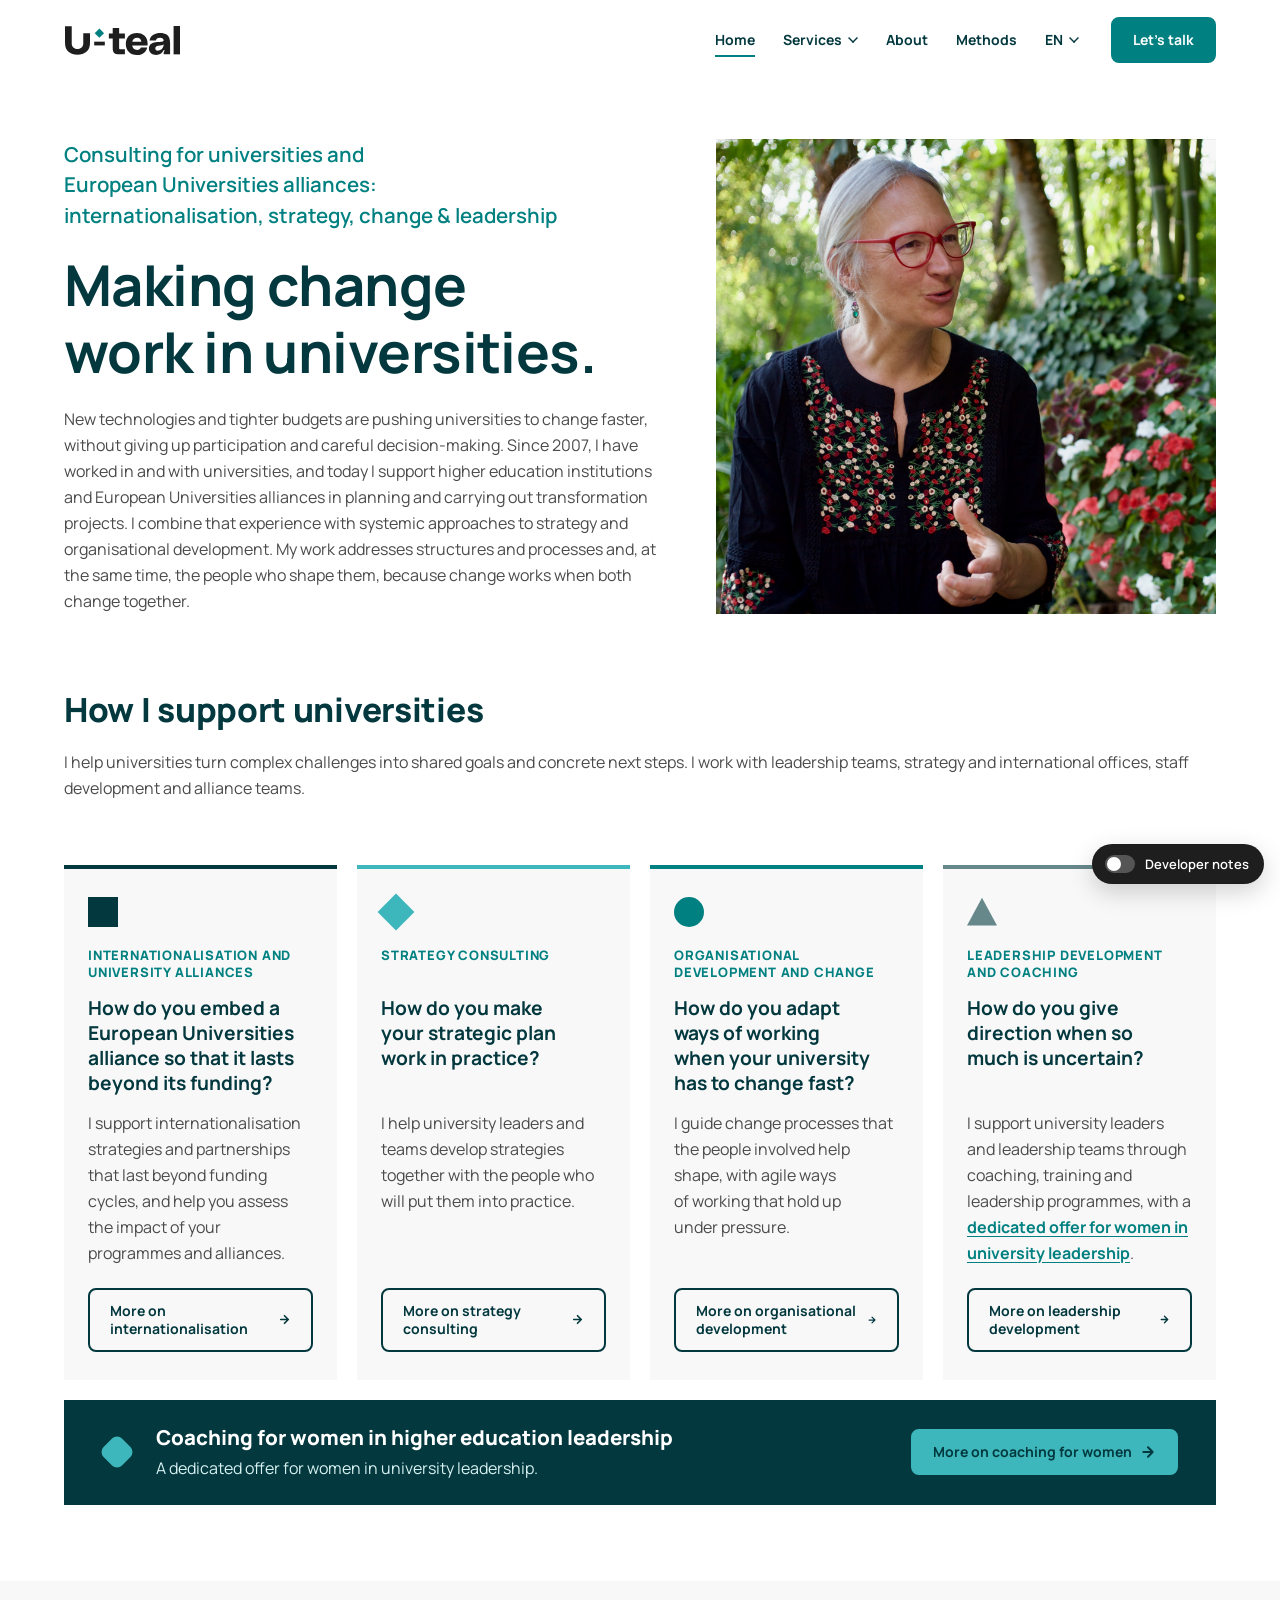
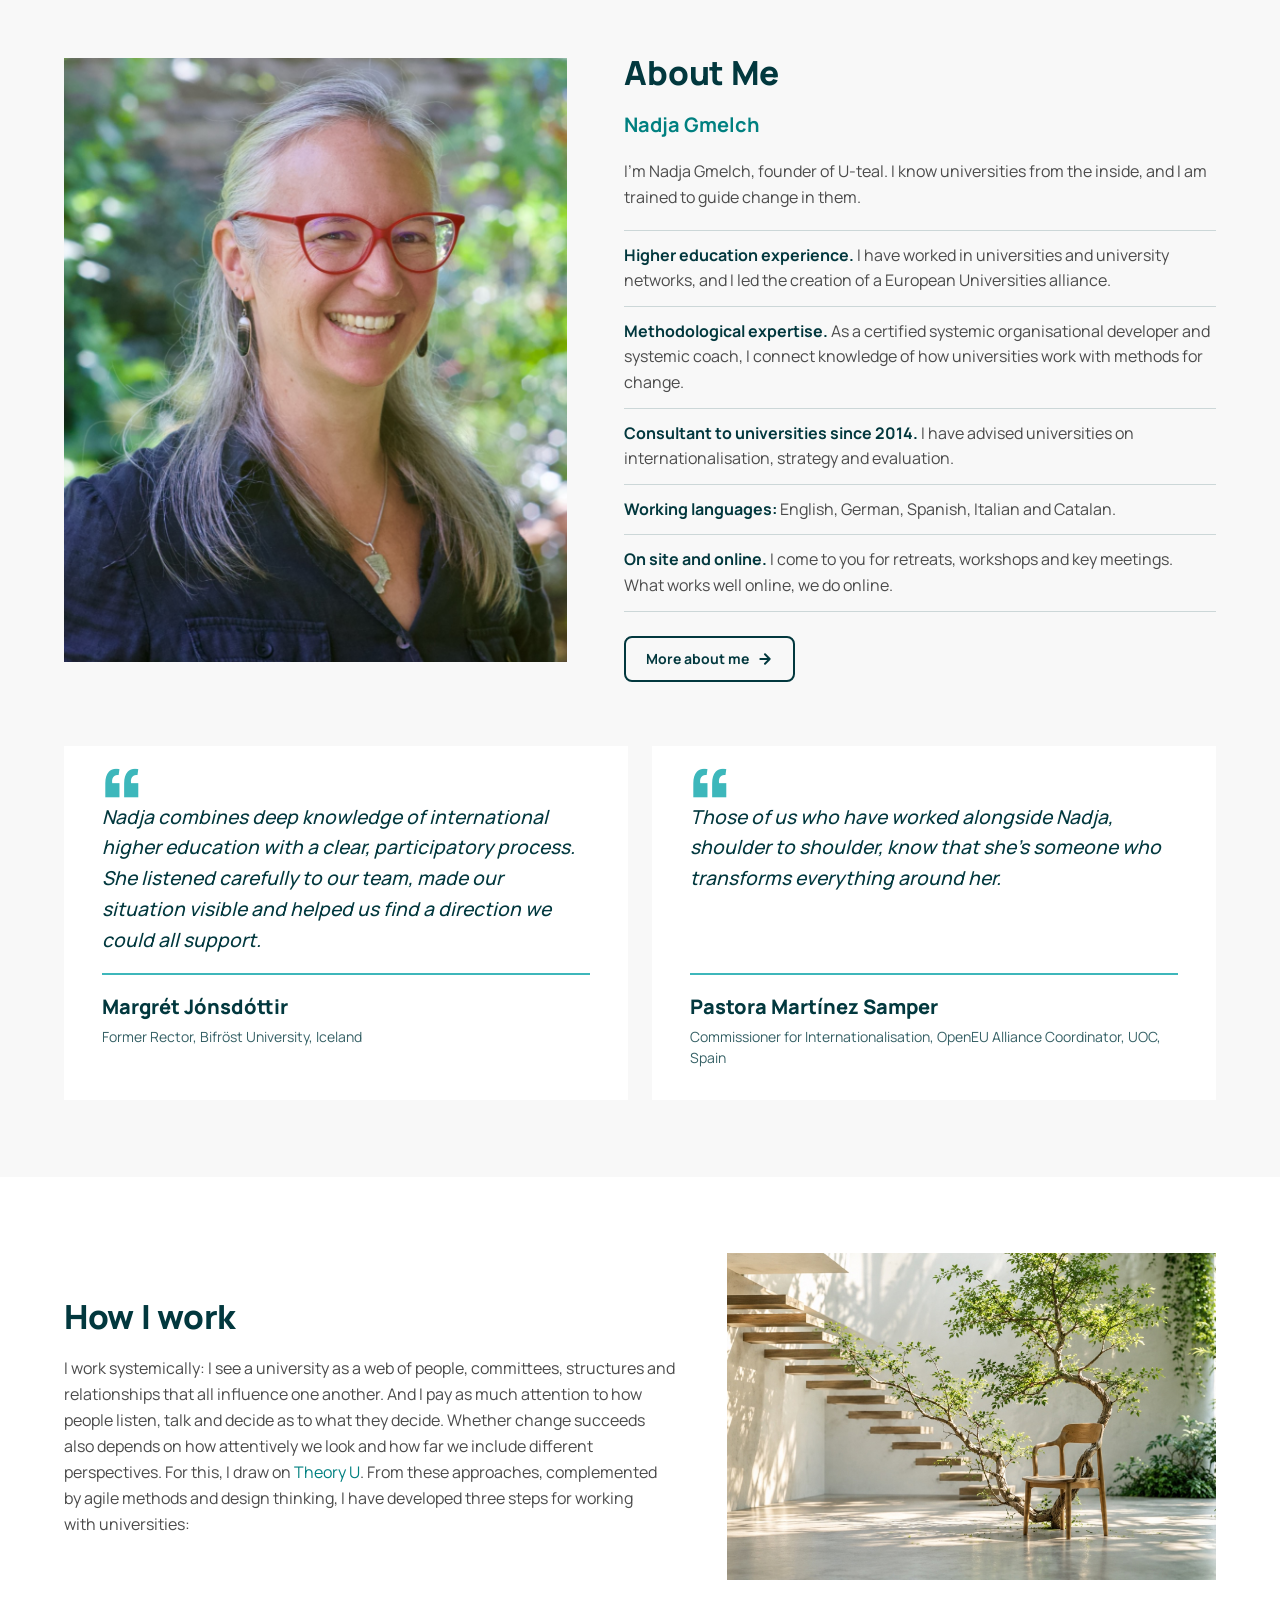
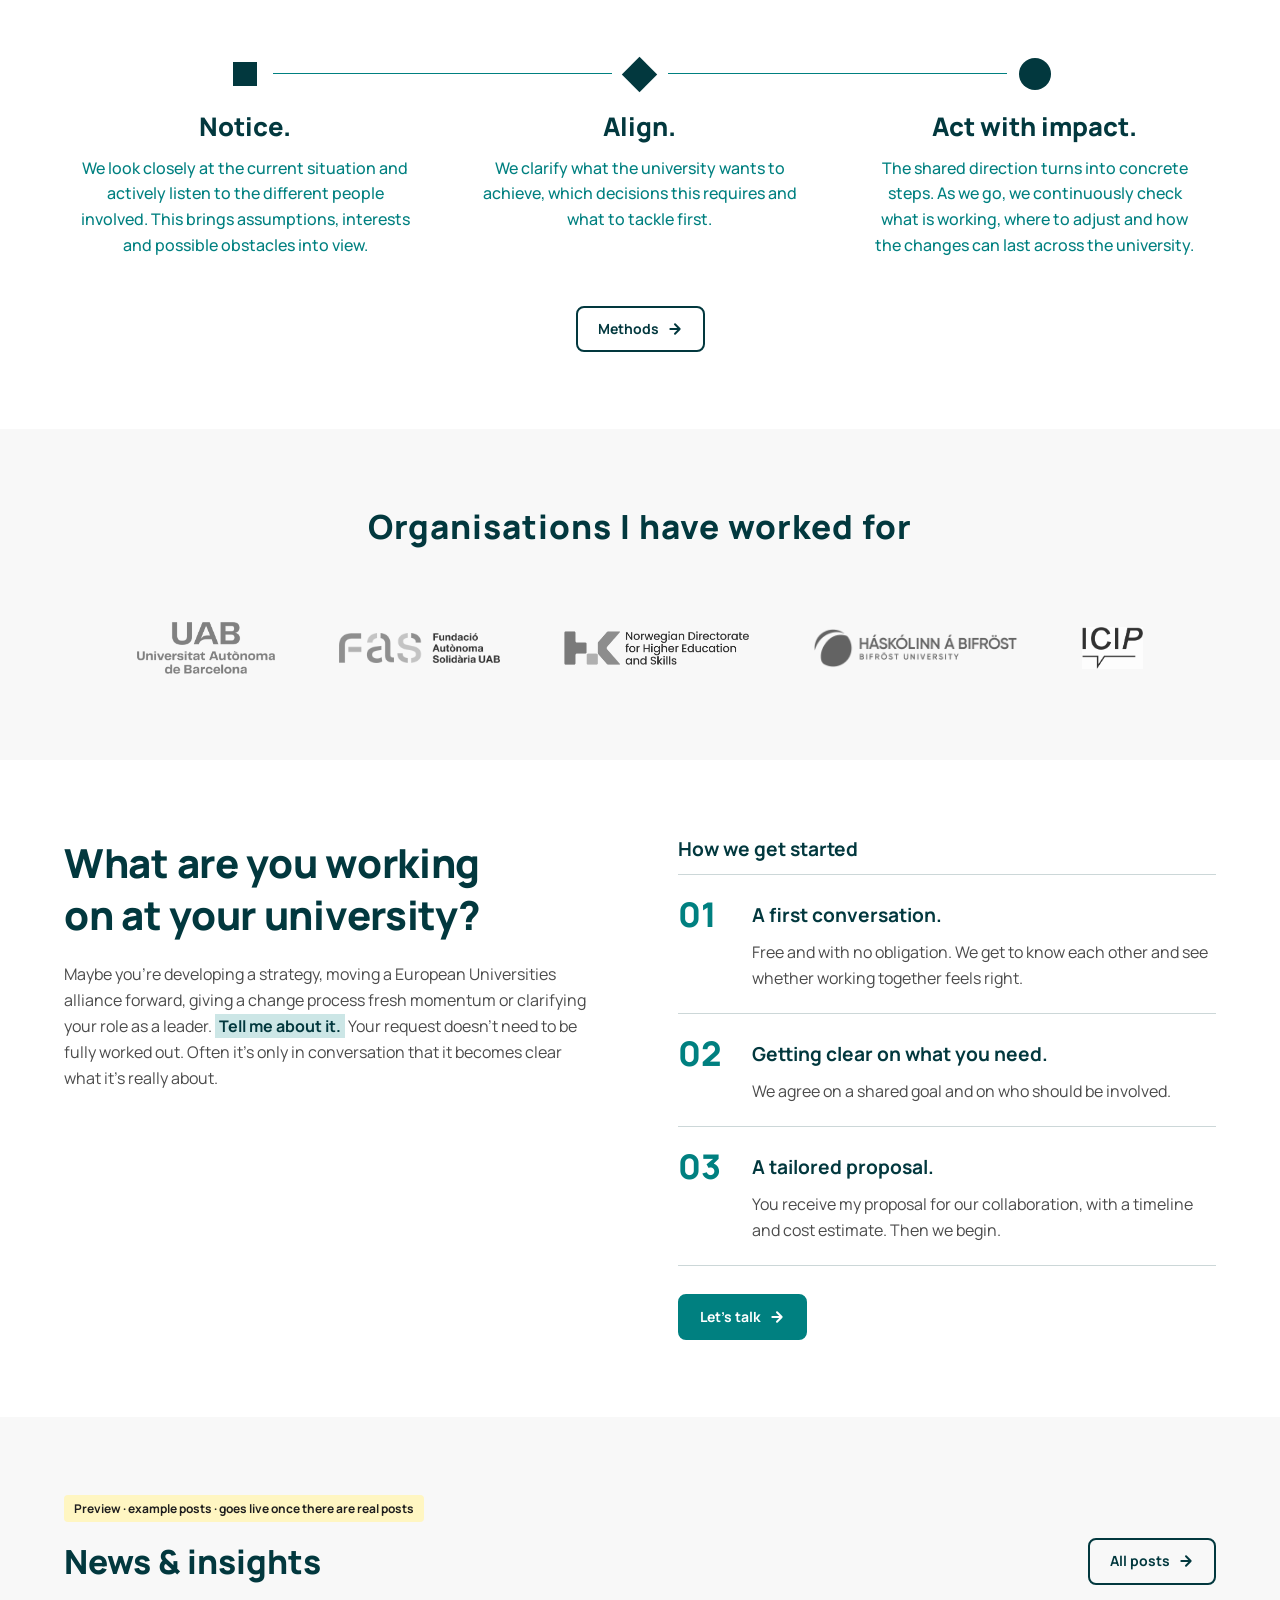
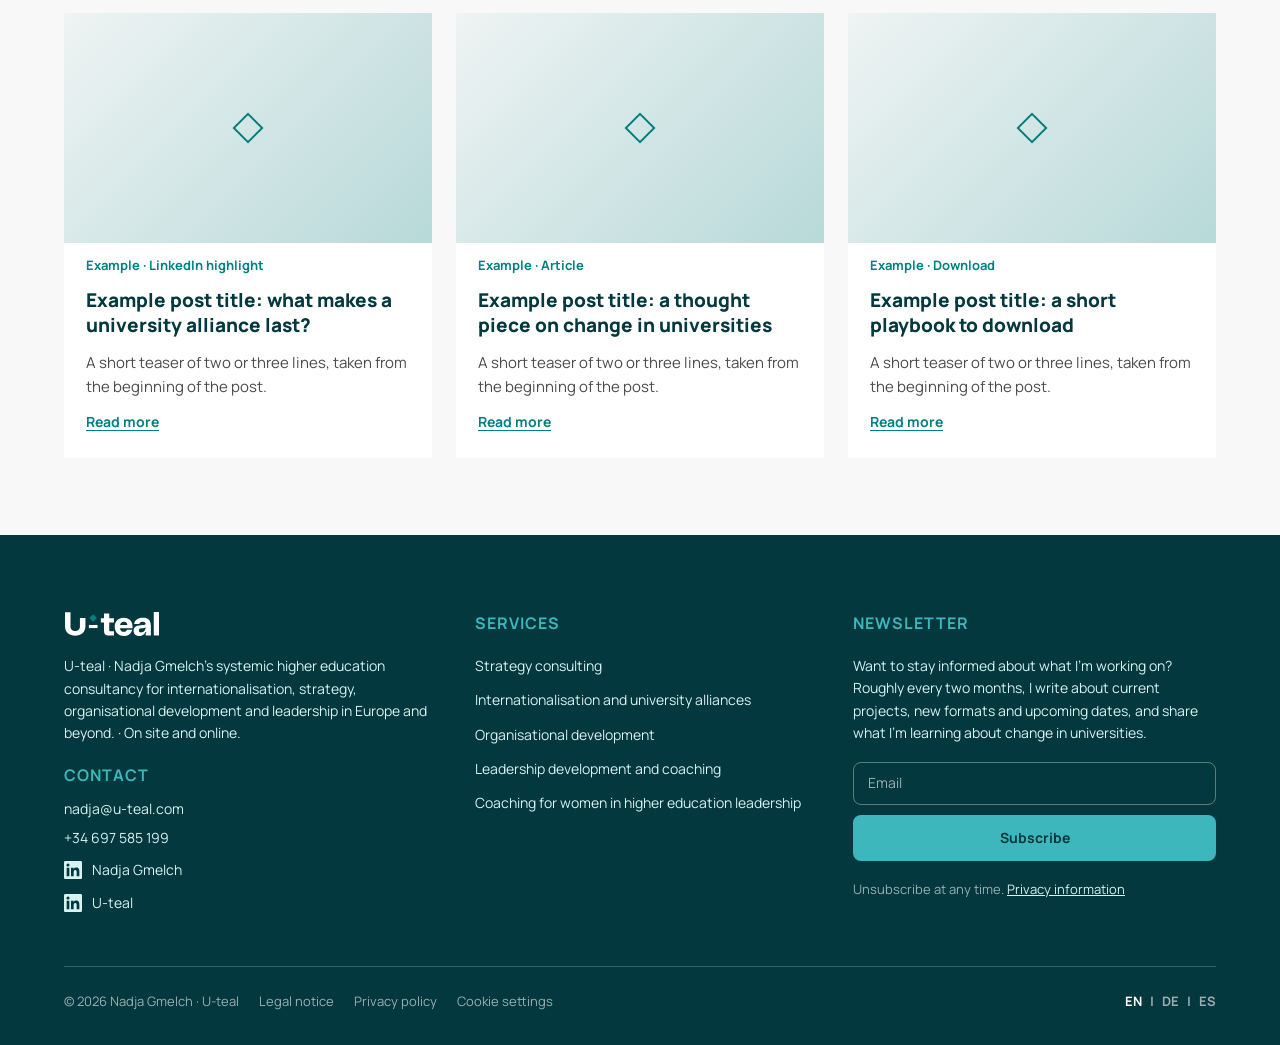
<file: index.html>
<!DOCTYPE html>
<!--
================================================================================
  U-TEAL · Home page (EN) · HTML mockup — Version 2
================================================================================

  Version 2 (client feedback on version 1, 19 Nov 2026)
  - New shortened texts (doc 20261119_home-EN), hero IMG_2534 without filter,
    4 offers in one row + women banner, testimonials with big quote marks,
    logos UAB · FAS · HK-dir · Bifröst · ICIP, blog preview, less spacing.

  Draft 2 changes (client feedback, Nov 2026)
  - New home texts from Nadja (Google Doc "Homepage - EN").
  - Designer's proposal for fonts/sizes, header, pictures (rectangular),
    About/quote format, "How I work" steps, footer, floating "Let's talk".
  - Real U-teal logo (assets/images/brand/).
  - Header: "Services" dropdown instead of single service links.

  How this file is organised
  1. <head>    SEO meta (from the client doc), font, stylesheets
  2. CSS       assets/css/global.css (all pages) + assets/css/home.css
  3. <body>    SEO box (dev only) · S01 Header … S11 Footer
  4. JS        assets/js/main.js (menus, dev notes, SEO copy, float CTA)

  Developer notes
  - Floating "Developer notes" switch (bottom-right) or ?notes=1 shows:
    yellow Elementor labels per section, the SEO box (copy-paste for
    Yoast), inline build specs and hidden placeholder sections.

  Links
  - Internal links use the planned EN slugs (planned slugs). Pages
    that don't exist yet are marked with data-todo and point to "#".
================================================================================
-->
<html lang="en">
  <head>
    <meta charset="utf-8" />
    <meta name="viewport" content="width=device-width, initial-scale=1" />

    <!-- SEO (Yoast: SEO title / Meta description / Social) -->
    <title>Internationalisation &amp; strategy for universities | U-teal</title>
    <meta
      name="description"
      content="Systemic consulting for universities and European Universities alliances: internationalisation, strategy, organisational development and leadership."
    />
    <meta property="og:type" content="website" />
    <meta property="og:title" content="Making change work in universities | U-teal" />
    <meta
      property="og:description"
      content="Nadja Gmelch’s systemic higher education consultancy for internationalisation, strategy, organisational development and leadership."
    />
    <meta property="og:image" content="assets/images/photos/IMG_2534-hero.jpg" />

    <!-- Favicon (brand mark: white U on teal). WP: Site Identity › Site Icon -->
    <link rel="icon" type="image/png" href="assets/images/brand/mark-primary-bg-white-square.png" />
    <link rel="apple-touch-icon" href="assets/images/brand/mark-primary-bg-white-square.png" />

    <!-- Font: Manrope (WordPress: load locally, see memory › GDPR) -->
    <link rel="preconnect" href="https://fonts.googleapis.com" />
    <link rel="preconnect" href="https://fonts.gstatic.com" crossorigin />
    <link
      rel="stylesheet"
      href="https://fonts.googleapis.com/css2?family=Manrope:wght@300;400;500;600;700;800&display=swap"
    />

    <!-- Styles: global (all pages) + page-specific -->
    <link rel="stylesheet" href="assets/css/global.css" />
    <link rel="stylesheet" href="assets/css/home.css" />
  </head>

  <body>
    <!-- ======================================================================
         S01 · HEADER
         Elementor: Theme Builder › Header (sticky)
         Widgets: Site Logo (SVG) · Nav Menu (Home · Services ▾ · About ·
                  Methods) · Polylang language switcher (codes EN / DE / ES) · Button
         ====================================================================== -->
    <header class="site-header" id="top">
      <div class="dev-note">
        S01 · Theme Builder › Header (sticky) — Site Logo · Nav Menu with
        "Services" submenu · Polylang switcher as dropdown (EN ▾) · Button "Let's talk"
      </div>

      <div class="container site-header__inner">
        <a class="site-logo" href="index.html" aria-label="U-teal home">
          <img src="assets/images/brand/logo-uteal.svg" alt="U-teal" width="117" height="31" />
        </a>

        <!-- Mobile menu button (designer icon: bar · diamond · bar) -->
        <button
          class="menu-toggle"
          type="button"
          aria-label="Open menu"
          aria-expanded="false"
          aria-controls="site-nav"
        >
          <span class="menu-toggle__bar menu-toggle__bar--top"></span>
          <span class="menu-toggle__diamond"></span>
          <span class="menu-toggle__bar menu-toggle__bar--bottom"></span>
        </button>

        <nav class="site-nav" id="site-nav" aria-label="Main">
          <ul class="nav-list">
            <li><a class="nav-link is-active" href="index.html" aria-current="page">Home</a></li>

            <!-- Services dropdown (final wording tbc by client) -->
            <li>
              <button class="nav-link" type="button" aria-expanded="false" aria-controls="submenu-services" data-dropdown>
                Services <span class="nav-link__chev" aria-hidden="true"></span>
              </button>
              <ul class="submenu" id="submenu-services">
                <li><a href="internationalisation.html">Internationalisation and university alliances</a></li>
                <li><a href="strategy-consulting.html">Strategy consulting</a></li>
                <li><a href="organisational-development.html">Organisational development</a></li>
                <li><a href="leadership-development.html">Leadership development and coaching</a></li>
                <li class="submenu__divider" aria-hidden="true"></li>
                <li><a href="women-in-higher-education-leadership.html">Coaching for women in higher education leadership</a></li>
              </ul>
            </li>

            <li><a class="nav-link" href="about-me.html">About</a></li>
            <li><a class="nav-link" href="methods.html">Methods</a></li>

            <!-- Language switcher (Polylang, menu item "Displays as dropdown"):
                 current code + arrow, the other languages in the dropdown.
                 Scales to 4+ languages (feedback round 2, G1). No globe icon. -->
            <li class="lang">
              <button class="nav-link lang__btn" type="button" aria-expanded="false" aria-controls="submenu-lang" aria-label="Language: English. Change language" data-dropdown>
                EN <span class="nav-link__chev" aria-hidden="true"></span>
              </button>
              <ul class="submenu lang__menu" id="submenu-lang">
                <li><a href="index.html" aria-current="true" lang="en">English</a></li>
                <li><a href="#" data-todo="/de/" lang="de">Deutsch</a></li>
                <li><a href="#" data-todo="/es/" lang="es">Español</a></li>
              </ul>
            </li>
          </ul>

          <a class="btn btn--primary" href="contact.html">Let’s talk</a>

          <!-- Elementor build notes for the mobile menu (visible with developer notes on, menu open) -->
          <div class="dev-note dev-note--inline">
            <strong>MOBILE MENU · Elementor Pro › Nav Menu widget</strong>
            <ul>
              <li>Layout: Horizontal · Breakpoint: Tablet (Site Settings › Layout › Breakpoints: Tablet = 999px).</li>
              <li>Mobile dropdown: Full width ON · Align: start · Toggle icon: custom SVG (bar · diamond · bar), colour #02383E, size 22px.</li>
              <li>Dropdown items: Manrope 16px/700 #02383E · padding 15px 0 · divider 1px #CCD7D8 · active: text #008080 + 3px left border.</li>
              <li>Submenu ("Services"): indicator chevron on the right · bg #F8F8F8 · items 15px/600 · padding 12px 16px.</li>
              <li>Languages: Polylang "Language switcher" menu item, "Displays as dropdown": parent shows the current code (EN ▾), sub-items the other languages. No flags, no globe icon (round 2, G1).</li>
              <li>"Let's talk": last menu item with CSS class <code>menu-cta</code> styled as a button (or hide the header button on mobile: the floating Let's talk is always visible).</li>
            </ul>
            <div class="dev-svgs">
              <p class="dev-svgs__label">SVG · Nav Menu › Toggle icon (normal / active)</p>
              <div class="dev-svgs__grid">
                <div class="dev-svg">
                  <img src="assets/images/svg/icon-menu.svg" alt="" width="28" height="28" />
                  <span class="dev-svg__name">icon-menu.svg</span>
                  <button class="copy-btn" type="button" data-copy>Copy</button>
                  <a class="copy-btn" href="assets/images/svg/icon-menu.svg" download>Download</a>
                  <code hidden>&lt;svg xmlns=&quot;http://www.w3.org/2000/svg&quot; viewBox=&quot;0 0 26 22&quot; width=&quot;26&quot; height=&quot;22&quot;&gt;&lt;rect x=&quot;0&quot; y=&quot;2&quot; width=&quot;22&quot; height=&quot;4&quot; fill=&quot;#02383E&quot;/&gt;&lt;rect x=&quot;9.5&quot; y=&quot;7.5&quot; width=&quot;7&quot; height=&quot;7&quot; transform=&quot;rotate(45 13 11)&quot; fill=&quot;#008080&quot;/&gt;&lt;rect x=&quot;4&quot; y=&quot;16&quot; width=&quot;22&quot; height=&quot;4&quot; fill=&quot;#02383E&quot;/&gt;&lt;/svg&gt;</code>
                </div>
                <div class="dev-svg">
                  <img src="assets/images/svg/icon-menu-close.svg" alt="" width="28" height="28" />
                  <span class="dev-svg__name">icon-menu-close.svg</span>
                  <button class="copy-btn" type="button" data-copy>Copy</button>
                  <a class="copy-btn" href="assets/images/svg/icon-menu-close.svg" download>Download</a>
                  <code hidden>&lt;svg xmlns=&quot;http://www.w3.org/2000/svg&quot; viewBox=&quot;0 0 22 22&quot; width=&quot;22&quot; height=&quot;22&quot;&gt;&lt;rect x=&quot;-2&quot; y=&quot;9&quot; width=&quot;26&quot; height=&quot;4&quot; transform=&quot;rotate(45 11 11)&quot; fill=&quot;#02383E&quot;/&gt;&lt;rect x=&quot;-2&quot; y=&quot;9&quot; width=&quot;26&quot; height=&quot;4&quot; transform=&quot;rotate(-45 11 11)&quot; fill=&quot;#02383E&quot;/&gt;&lt;/svg&gt;</code>
                </div>
              </div>
            </div>
          </div>
        </nav>
      </div>
    </header>
    <!-- /S01 · HEADER -->

    <!-- ======================================================================
         SEO BOX (developer only — copy-paste into Yoast for this page)
         ====================================================================== -->
    <aside class="seo-box dev-only" aria-label="SEO values for this page">
      <div class="seo-box__inner">
        <p class="seo-box__title">
          <span>SEO · Homepage (EN) → Yoast SEO</span>
          <span>Slug: /</span>
        </p>
        <dl>
          <dt>Title tag</dt>
          <dd data-count>Internationalisation &amp; strategy for universities | U-teal</dd>
          <dd><button class="copy-btn" type="button">Copy</button></dd>

          <dt>Meta description</dt>
          <dd data-count>Systemic consulting for universities and European Universities alliances: internationalisation, strategy, organisational development and leadership.</dd>
          <dd><button class="copy-btn" type="button">Copy</button></dd>

          <dt>OG title</dt>
          <dd data-count>Making change work in universities | U-teal</dd>
          <dd><button class="copy-btn" type="button">Copy</button></dd>

          <dt>OG description</dt>
          <dd data-count>Nadja Gmelch’s systemic higher education consultancy for internationalisation, strategy, organisational development and leadership.</dd>
          <dd><button class="copy-btn" type="button">Copy</button></dd>

          <dt>Slug</dt>
          <dd>/ (English is the default language; German at /de/, Spanish at /es/)</dd>
          <dd></dd>

          <dt>H1</dt>
          <dd>Consulting for universities and European Universities alliances: internationalisation, strategy, change &amp; leadership</dd>
          <dd><button class="copy-btn" type="button">Copy</button></dd>
        </dl>

        <!-- Heading structure: generated by main.js from the page. Levels follow the client
             doc exactly (H1/H2/H3). Lines without an H tag in the doc are NOT headings. -->
        <div class="seo-box__outline">
          <p class="seo-box__subtitle">
            Heading structure (must match the client doc; set the same HTML tag in each Elementor Heading widget)
          </p>
          <ol class="heading-outline" data-heading-outline></ol>
          <p class="seo-box__hint">
            Only the texts from the client doc (feedback 10 Nov: no texts from earlier drafts).
            Styled lines like the service labels, "Nadja Gmelch", "What are you working on…", "How we get started", "Notice.", "News &amp; insights" are <strong>not</strong> headings in the doc → use Elementor Heading widget with HTML tag <code>p</code> / <code>div</code>.
          </p>
        </div>
      </div>
    </aside>

    <main>
      <!-- Site-wide build notes (developer notes only): copy-paste snippets -->
      <div class="container dev-only">
        <div class="dev-note dev-note--inline">
          <strong>SITE-WIDE BUILD SNIPPETS · copy with the buttons</strong>
          <ul>
            <li>CSS → Elementor › Site Settings › Custom CSS (plan Advanced Solo). Classes are set in each widget/container › Advanced › CSS Classes.</li>
            <li>PHP → wp-config.php. JS → Elementor › Custom Code. SVGs → Icon widget › Upload SVG (Elementor Pro allows SVG uploads; set the colour in the widget).</li>
            <li>Fonts: Elementor › Settings › Performance › Google Fonts "Load locally" (Manrope self-hosted).</li>
          </ul>
          <div class="dev-code">
            <div class="dev-code__head"><span>CSS · Site Settings › Custom CSS</span><button class="copy-btn" type="button" data-copy>Copy</button></div>
            <pre><code>/* U-teal · Elementor › Site Settings › Custom CSS
   (needs the Elementor plan &quot;Advanced Solo&quot;: Essential has no Custom CSS) */

/* 1. Highlight a word or sentence (Home, About, service bullets).
   Text Editor › &quot;Text&quot; tab: &lt;mark&gt;words to highlight&lt;/mark&gt; */
mark,
.highlight {
  padding: 0.05em 0.25em;
  background: #CCE6E6;
  color: #02383E;
  font-weight: 700;
  -webkit-box-decoration-break: clone;
  box-decoration-break: clone;
}

/* 2. Equal rows across cards (questions / texts / lines start at the same height).
   Parent Container: Layout = Grid. Each card: Container (Full width),
   Layout = Grid, CSS class subgrid-2 / subgrid-3 / subgrid-5
   (= number of widgets in the card). */
.subgrid-2,
.subgrid-3,
.subgrid-5 {
  display: grid !important;
  grid-template-rows: subgrid !important;
  align-content: start;
}
.subgrid-2 { grid-row: span 2; }
.subgrid-3 { grid-row: span 3; }
.subgrid-5 { grid-row: span 5; }

/* 3. Dash bullets for lists (service pages &quot;situations&quot;).
   Text Editor list inside a widget with CSS class dash-list */
.dash-list ul {
  margin: 0;
  padding: 0;
  list-style: none;
}
.dash-list li {
  position: relative;
  padding-left: 26px;
  margin-bottom: 16px;
}
.dash-list li::before {
  content: &quot;&quot;;
  position: absolute;
  left: 0;
  top: 0.8em;
  width: 14px;
  height: 2px;
  background: #3DB7BB;
}

/* 4. Home H1: line break after &quot;alliances:&quot; only on desktop/tablet.
   Heading widget: CSS class hero-h1 */
@media (max-width: 767px) {
  .hero-h1 br { display: none; }
}</code></pre>
          </div>
          <div class="dev-code">
            <div class="dev-code__head"><span>PHP · wp-config.php</span><button class="copy-btn" type="button" data-copy>Copy</button></div>
            <pre><code>&lt;?php
// wp-config.php — above the line &quot;That&#x27;s all, stop editing!&quot;
// Polylang: no language cookie (the language is in the URL: /de/, /es/).
// Needed because the privacy information says: no cookies for visitors.
define( &#x27;PLL_COOKIE&#x27;, false );</code></pre>
          </div>
          <div class="dev-code">
            <div class="dev-code__head"><span>JS · Elementor › Custom Code (body end)</span><button class="copy-btn" type="button" data-copy>Copy</button></div>
            <pre><code>&lt;script&gt;
/* Elementor › Custom Code (Location: &lt;/body&gt; end, all pages)
   Opens an accordion item when a link points to it, e.g. /strategy-consulting/#impact-reflection
   (Nested Accordion uses &lt;details&gt;; give each item its anchor as CSS ID). */
document.addEventListener(&quot;DOMContentLoaded&quot;, function () {
  function openFromHash() {
    if (!location.hash) return;
    var el = document.getElementById(decodeURIComponent(location.hash.slice(1)));
    if (!el) return;
    var d = el.tagName === &quot;DETAILS&quot; ? el : el.closest(&quot;details&quot;);
    if (d) { d.open = true; el.scrollIntoView(); }
  }
  window.addEventListener(&quot;hashchange&quot;, openFromHash);
  openFromHash();
});
&lt;/script&gt;</code></pre>
          </div>
          <div class="dev-svgs">
            <p class="dev-svgs__label">SVG library · brand shapes (Brand Book p.22), button arrow, menu icons, LinkedIn</p>
            <div class="dev-svgs__grid">
              <div class="dev-svg">
                <img src="assets/images/svg/shape-square.svg" alt="" width="28" height="28" />
                <span class="dev-svg__name">shape-square.svg</span>
                <button class="copy-btn" type="button" data-copy>Copy</button>
                <a class="copy-btn" href="assets/images/svg/shape-square.svg" download>Download</a>
                <code hidden>&lt;svg xmlns=&quot;http://www.w3.org/2000/svg&quot; viewBox=&quot;0 0 24 24&quot; width=&quot;24&quot; height=&quot;24&quot;&gt;&lt;rect width=&quot;24&quot; height=&quot;24&quot; fill=&quot;#02383E&quot;/&gt;&lt;/svg&gt;</code>
              </div>
              <div class="dev-svg">
                <img src="assets/images/svg/shape-diamond.svg" alt="" width="28" height="28" />
                <span class="dev-svg__name">shape-diamond.svg</span>
                <button class="copy-btn" type="button" data-copy>Copy</button>
                <a class="copy-btn" href="assets/images/svg/shape-diamond.svg" download>Download</a>
                <code hidden>&lt;svg xmlns=&quot;http://www.w3.org/2000/svg&quot; viewBox=&quot;0 0 24 24&quot; width=&quot;24&quot; height=&quot;24&quot;&gt;&lt;path d=&quot;M12 0 24 12 12 24 0 12Z&quot; fill=&quot;#3DB7BB&quot;/&gt;&lt;/svg&gt;</code>
              </div>
              <div class="dev-svg">
                <img src="assets/images/svg/shape-circle.svg" alt="" width="28" height="28" />
                <span class="dev-svg__name">shape-circle.svg</span>
                <button class="copy-btn" type="button" data-copy>Copy</button>
                <a class="copy-btn" href="assets/images/svg/shape-circle.svg" download>Download</a>
                <code hidden>&lt;svg xmlns=&quot;http://www.w3.org/2000/svg&quot; viewBox=&quot;0 0 24 24&quot; width=&quot;24&quot; height=&quot;24&quot;&gt;&lt;circle cx=&quot;12&quot; cy=&quot;12&quot; r=&quot;12&quot; fill=&quot;#008080&quot;/&gt;&lt;/svg&gt;</code>
              </div>
              <div class="dev-svg">
                <img src="assets/images/svg/shape-triangle.svg" alt="" width="28" height="28" />
                <span class="dev-svg__name">shape-triangle.svg</span>
                <button class="copy-btn" type="button" data-copy>Copy</button>
                <a class="copy-btn" href="assets/images/svg/shape-triangle.svg" download>Download</a>
                <code hidden>&lt;svg xmlns=&quot;http://www.w3.org/2000/svg&quot; viewBox=&quot;0 0 24 24&quot; width=&quot;24&quot; height=&quot;24&quot;&gt;&lt;path d=&quot;M12 1 24 23H0Z&quot; fill=&quot;#67888B&quot;/&gt;&lt;/svg&gt;</code>
              </div>
              <div class="dev-svg">
                <img src="assets/images/svg/shape-rounded-diamond.svg" alt="" width="28" height="28" />
                <span class="dev-svg__name">shape-rounded-diamond.svg</span>
                <button class="copy-btn" type="button" data-copy>Copy</button>
                <a class="copy-btn" href="assets/images/svg/shape-rounded-diamond.svg" download>Download</a>
                <code hidden>&lt;svg xmlns=&quot;http://www.w3.org/2000/svg&quot; viewBox=&quot;0 0 24 24&quot; width=&quot;24&quot; height=&quot;24&quot;&gt;&lt;rect x=&quot;4.5&quot; y=&quot;4.5&quot; width=&quot;15&quot; height=&quot;15&quot; rx=&quot;3&quot; transform=&quot;rotate(45 12 12)&quot; fill=&quot;#3DB7BB&quot;/&gt;&lt;/svg&gt;</code>
              </div>
              <div class="dev-svg">
                <img src="assets/images/svg/icon-arrow.svg" alt="" width="28" height="28" />
                <span class="dev-svg__name">icon-arrow.svg</span>
                <button class="copy-btn" type="button" data-copy>Copy</button>
                <a class="copy-btn" href="assets/images/svg/icon-arrow.svg" download>Download</a>
                <code hidden>&lt;svg xmlns=&quot;http://www.w3.org/2000/svg&quot; viewBox=&quot;0 0 16 16&quot; width=&quot;16&quot; height=&quot;16&quot; fill=&quot;none&quot;&gt;&lt;path d=&quot;M3.33 8h9.34M8 12.67 12.67 8 8 3.33&quot; stroke=&quot;currentColor&quot; stroke-width=&quot;2&quot; stroke-linecap=&quot;round&quot; stroke-linejoin=&quot;round&quot;/&gt;&lt;/svg&gt;</code>
              </div>
              <div class="dev-svg">
                <img src="assets/images/svg/icon-menu.svg" alt="" width="28" height="28" />
                <span class="dev-svg__name">icon-menu.svg</span>
                <button class="copy-btn" type="button" data-copy>Copy</button>
                <a class="copy-btn" href="assets/images/svg/icon-menu.svg" download>Download</a>
                <code hidden>&lt;svg xmlns=&quot;http://www.w3.org/2000/svg&quot; viewBox=&quot;0 0 26 22&quot; width=&quot;26&quot; height=&quot;22&quot;&gt;&lt;rect x=&quot;0&quot; y=&quot;2&quot; width=&quot;22&quot; height=&quot;4&quot; fill=&quot;#02383E&quot;/&gt;&lt;rect x=&quot;9.5&quot; y=&quot;7.5&quot; width=&quot;7&quot; height=&quot;7&quot; transform=&quot;rotate(45 13 11)&quot; fill=&quot;#008080&quot;/&gt;&lt;rect x=&quot;4&quot; y=&quot;16&quot; width=&quot;22&quot; height=&quot;4&quot; fill=&quot;#02383E&quot;/&gt;&lt;/svg&gt;</code>
              </div>
              <div class="dev-svg">
                <img src="assets/images/svg/icon-menu-close.svg" alt="" width="28" height="28" />
                <span class="dev-svg__name">icon-menu-close.svg</span>
                <button class="copy-btn" type="button" data-copy>Copy</button>
                <a class="copy-btn" href="assets/images/svg/icon-menu-close.svg" download>Download</a>
                <code hidden>&lt;svg xmlns=&quot;http://www.w3.org/2000/svg&quot; viewBox=&quot;0 0 22 22&quot; width=&quot;22&quot; height=&quot;22&quot;&gt;&lt;rect x=&quot;-2&quot; y=&quot;9&quot; width=&quot;26&quot; height=&quot;4&quot; transform=&quot;rotate(45 11 11)&quot; fill=&quot;#02383E&quot;/&gt;&lt;rect x=&quot;-2&quot; y=&quot;9&quot; width=&quot;26&quot; height=&quot;4&quot; transform=&quot;rotate(-45 11 11)&quot; fill=&quot;#02383E&quot;/&gt;&lt;/svg&gt;</code>
              </div>
              <div class="dev-svg">
                <img src="assets/images/svg/icon-linkedin.svg" alt="" width="28" height="28" />
                <span class="dev-svg__name">icon-linkedin.svg</span>
                <button class="copy-btn" type="button" data-copy>Copy</button>
                <a class="copy-btn" href="assets/images/svg/icon-linkedin.svg" download>Download</a>
                <code hidden>&lt;svg xmlns=&quot;http://www.w3.org/2000/svg&quot; viewBox=&quot;0 0 24 24&quot; width=&quot;24&quot; height=&quot;24&quot;&gt;&lt;path fill=&quot;currentColor&quot; d=&quot;M20.45 20.45h-3.56v-5.57c0-1.33-.02-3.04-1.85-3.04-1.85 0-2.14 1.45-2.14 2.94v5.67H9.35V9h3.41v1.56h.05c.48-.9 1.64-1.85 3.37-1.85 3.6 0 4.27 2.37 4.27 5.46v6.28zM5.34 7.43a2.06 2.06 0 1 1 0-4.13 2.06 2.06 0 0 1 0 4.13zM7.12 20.45H3.56V9h3.56v11.45zM22.22 0H1.77C.79 0 0 .77 0 1.73v20.54C0 23.23.79 24 1.77 24h20.45c.98 0 1.78-.77 1.78-1.73V1.73C24 .77 23.2 0 22.22 0z&quot;/&gt;&lt;/svg&gt;</code>
              </div>
            </div>
          </div>
        </div>
      </div>

      <!-- Typography & colours for Elementor (developer notes only) -->
      <div class="container dev-only">
        <div class="dev-note dev-note--inline">
          <strong>TYPOGRAPHY &amp; COLOURS · Elementor › Site Settings › Global Fonts / Global Colors</strong>
          <ul>
            <li>Font: <strong>Manrope</strong> (load locally). Line height in Elementor = <strong>em</strong> (e.g. 1.25 → 1.25 em).</li>
            <li><strong>Option A (recommended, = the mockup):</strong> font size unit <strong>Custom</strong> → paste the fluid value, e.g. <code>clamp(40px, 4.4vw, 60px)</code>. One value, scales smoothly; no per-device values needed.</li>
            <li><strong>Option B:</strong> classic px per device (Desktop / Laptop / Tablet / Mobile fields) from the table, measured at 1440 / 1100 / 850 / 390px.</li>
            <li>Create the first table as <strong>Global Fonts</strong>; the second table is set per widget (or as extra Global Fonts if reused).</li>
          </ul>
          <div class="dev-table-wrap"><table class="dev-table"><tr><th>Style</th><th>Used for</th><th>Desktop ≥1200</th><th>Laptop 1000–1199</th><th>Tablet 600–999</th><th>Mobile &lt;600</th><th>Line height</th><th>Weight</th><th>Fluid value (Custom unit)</th><th>Notes</th></tr><tr><td>Display</td><td>Hero statement (H2 on Home/services), "Let's talk" on Contact. About H1: see "About H1" row</td><td>60</td><td>48</td><td>40</td><td>40</td><td>1.2</td><td>700</td><td><code>clamp(40px, 4.4vw, 60px)</code></td><td>letter-spacing −0.01em · #02383E</td></tr><tr><td>H2 · section heading</td><td>All section H2s, "News &amp; insights"</td><td>34</td><td>29</td><td>28</td><td>28</td><td>1.25</td><td>800</td><td><code>clamp(28px, 2.6vw, 34px)</code></td><td>letter-spacing −0.3px · #02383E</td></tr><tr><td>H3 · card heading</td><td>About principle cards</td><td>28</td><td>22</td><td>22</td><td>22</td><td>1.36</td><td>800</td><td><code>clamp(22px, 2vw, 28px)</code></td><td>#02383E</td></tr><tr><td>H4 · row / card title</td><td>Service-card questions, gains titles, numbered-row titles</td><td>20</td><td>18</td><td>18</td><td>18</td><td>1.3</td><td>700</td><td><code>clamp(18px, 1.5vw, 20px)</code></td><td>#02383E</td></tr><tr><td>Lead</td><td>Intro paragraphs, situations question</td><td>22</td><td>18</td><td>18</td><td>18</td><td>1.45</td><td>500</td><td><code>clamp(18px, 1.6vw, 22px)</code></td><td>#02383E</td></tr><tr><td>Body</td><td>All body text</td><td>16</td><td>16</td><td>16</td><td>16</td><td>1.625</td><td>400</td><td><code>16px</code></td><td>#4B4B4B</td></tr><tr><td>Eyebrow</td><td>"— CONTACT", "— ABOUT ME"</td><td>16</td><td>16</td><td>16</td><td>16</td><td>1.15</td><td>700</td><td><code>16px</code></td><td>uppercase · letter-spacing 1.5px · #008080</td></tr><tr><td>Button</td><td>All buttons</td><td>14</td><td>14</td><td>14</td><td>14</td><td>1.3</td><td>700</td><td><code>14px</code></td><td>radius 8px · padding 12px 20px</td></tr><tr><td>Nav</td><td>Header menu</td><td>16</td><td>16</td><td>16</td><td>16</td><td>—</td><td>700</td><td><code>16px</code></td><td>mobile menu items 16px/700</td></tr><tr><td>Small H1 (SEO)</td><td>Small teal H1 above the statement (Home + service pages)</td><td>21</td><td>18</td><td>18</td><td>18</td><td>1.5</td><td>600</td><td><code>clamp(18px, 1.6vw, 21px)</code></td><td>#008080 · bigger in round 3 (G1)</td></tr><tr><td>About H1</td><td>"Nadja Gmelch: systemic consulting…" (display style)</td><td>64</td><td>52</td><td>44</td><td>44</td><td>1.2</td><td>700</td><td><code>clamp(44px, 4.7vw, 64px)</code></td><td>round 3 (G1)</td></tr><tr><td>Contact H1</td><td>"CONTACT" (eyebrow style)</td><td>18</td><td>18</td><td>18</td><td>18</td><td>1.15</td><td>700</td><td><code>18px</code></td><td>round 3 (G1)</td></tr></table></div>
          <p class="dev-svgs__label" style="margin-top:12px">Other text styles (set in the widget)</p>
          <div class="dev-table-wrap"><table class="dev-table"><tr><th>Page</th><th>Element</th><th>Desktop ≥1200</th><th>Laptop 1000–1199</th><th>Tablet 600–999</th><th>Mobile &lt;600</th><th>Line height</th><th>Weight</th><th>Fluid value</th></tr><tr><td>Home</td><td>Service-card label (uppercase)</td><td>13</td><td>13</td><td>13</td><td>13</td><td>1.35</td><td>800</td><td>—</td></tr><tr><td>Home</td><td>Women banner title</td><td>22</td><td>18</td><td>18</td><td>18</td><td>1.3</td><td>800</td><td><code>clamp(18px, 1.6vw, 22px)</code></td></tr><tr><td>Home</td><td>About: name "Nadja Gmelch"</td><td>20</td><td>20</td><td>20</td><td>20</td><td>—</td><td>700</td><td>—</td></tr><tr><td>Home</td><td>Steps: "Notice." / "Align." / "Act with impact."</td><td>28</td><td>24</td><td>24</td><td>24</td><td>1.15</td><td>800</td><td><code>clamp(24px, 2vw, 28px)</code></td></tr><tr><td>Home</td><td>Steps text (teal)</td><td>16</td><td>16</td><td>16</td><td>16</td><td>1.6</td><td>500</td><td>—</td></tr><tr><td>Home</td><td>"What are you working on…"</td><td>40</td><td>37</td><td>32</td><td>32</td><td>1.3</td><td>800</td><td><code>clamp(32px, 3.4vw, 40px)</code></td></tr><tr><td>Home</td><td>Numbered rows: number 01/02/03</td><td>34</td><td>34</td><td>34</td><td>30</td><td>1</td><td>800</td><td>—</td></tr><tr><td>Home</td><td>Blog card title / excerpt</td><td>19 / 15</td><td>19 / 15</td><td>19 / 15</td><td>19 / 15</td><td>1.35 / 1.6</td><td>800 / 400</td><td>—</td></tr><tr><td>Global</td><td>Testimonial quote (italic)</td><td>20</td><td>18</td><td>18</td><td>18</td><td>1.6</td><td>500</td><td><code>clamp(18px, 1.5vw, 20px)</code></td></tr><tr><td>Global</td><td>Testimonial “ mark</td><td>104</td><td>104</td><td>104</td><td>104</td><td>1</td><td>800</td><td>—</td></tr><tr><td>Global</td><td>Testimonial name / role</td><td>20 / 14</td><td>20 / 14</td><td>20 / 14</td><td>20 / 14</td><td>— / 1.5</td><td>800 / 400</td><td>—</td></tr><tr><td>Global</td><td>CTA band title</td><td>40</td><td>37</td><td>30</td><td>30</td><td>1.3</td><td>800</td><td><code>clamp(30px, 3.4vw, 40px)</code></td></tr><tr><td>Global</td><td>Accordion / FAQ question</td><td>19</td><td>17</td><td>17</td><td>17</td><td>1.4</td><td>700</td><td><code>clamp(17px, 1.4vw, 19px)</code></td></tr><tr><td>Global</td><td>Footer text / titles / bottom bar</td><td>14 / 16 / 13</td><td>14 / 16 / 13</td><td>14 / 16 / 13</td><td>14 / 16 / 13</td><td>1.6</td><td>400 / 700 / 400</td><td>—</td></tr><tr><td>Service</td><td>Key sentence (situations)</td><td>32</td><td>26</td><td>24</td><td>24</td><td>1.35</td><td>800</td><td><code>clamp(24px, 2.4vw, 32px)</code></td></tr><tr><td>Service</td><td>Case card title / text</td><td>20 / 15</td><td>18 / 15</td><td>18 / 15</td><td>18 / 15</td><td>1.35</td><td>800 / 400</td><td><code>clamp(18px, 1.5vw, 20px) / 15px</code></td></tr><tr><td>About</td><td>Background: title / meta / years (teal)</td><td>16 / 15 / 14</td><td>16 / 15 / 14</td><td>16 / 15 / 14</td><td>16 / 15 / 14</td><td>1.45 / 1.5</td><td>700 / 400 / 700</td><td>—</td></tr><tr><td>Contact</td><td>Form labels / privacy line</td><td>14</td><td>14</td><td>14</td><td>14</td><td>1.3 / 1.55</td><td>700 / 400</td><td>—</td></tr><tr><td>Methods</td><td>Page title (H1)</td><td>56</td><td>44</td><td>36</td><td>36</td><td>1.2</td><td>700</td><td><code>clamp(36px, 4vw, 56px)</code></td></tr><tr><td>Methods</td><td>Method number / title</td><td>34 / 21</td><td>34 / 18</td><td>34 / 18</td><td>28 / 18</td><td>1.1 / 1.4</td><td>800 / 700</td><td><code>34px (mobile 28px) / clamp(18px, 1.5vw, 21px)</code></td></tr></table></div>
          <div class="dev-code">
            <div class="dev-code__head"><span>Global Colors (names + HEX)</span><button class="copy-btn" type="button" data-copy>Copy</button></div>
            <pre><code>Teal Dark   #02383E  headings, footer bg
Teal        #008080  primary buttons, links, eyebrows
Light Teal  #3DB7BB  accents, quote marks, lines
Charcoal    #1E1E1E  ink
Text        #4B4B4B  body text (Charcoal 80%)
Muted       #356065  small text (Teal Dark 80%)
Off White   #F8F8F8  soft section / card bg
Line        #CCD7D8  dividers (Teal Dark 20%)
Teal 20%    #CCE6E6  highlight bg, picture bg
Teal Dark 60% #67888B  4th shape colour
On dark     #D8F1F1  text on dark bg (Light Teal 20%)</code></pre>
          </div>
        </div>
      </div>

      <!-- Mobile / tablet build notes for this page (developer notes only) -->
      <div class="container dev-only">
        <div class="dev-note dev-note--inline">
          <strong>MOBILE &amp; TABLET · site-wide (all pages)</strong>
          <ul>
            <li><strong>Breakpoints</strong> (Site Settings › Layout › Breakpoints): Mobile = 599px · Mobile Extra = 699px · Tablet = 999px · Laptop = 1199px (enable Mobile Extra + Laptop). Mockup: desktop layout from 1000px.</li>
            <li><strong>Type scale</strong> desktop → mobile: Display 60/72 → 40/48 · H2 34/42 → 28/36 · H3 28/38 → 22/30 · H4 20/26 → 18/24 · Lead 22/32 → 18/28 · Body 16/26 (same) · Eyebrow 16 · Nav 14 (mobile menu items 16/700).</li>
            <li><strong>Spacing</strong>: content side padding 20px on mobile (desktop up to 80px) · section padding ~64px mobile / 112px desktop (Home: 52px / 80px).</li>
            <li><strong>Header</strong> ≤999px: height 68px, logo left, menu toggle (bar · diamond · bar SVG) right; Nav Menu dropdown full width; "Services" and language (EN ▾) open as sub-menus; "Let's talk" as the last item or hidden (the floating button covers it).</li>
            <li><strong>Floating "Let's talk"</strong>: visible on tablet + mobile only, hidden on desktop (G1). Hidden while the footer is on screen.</li>
            <li><strong>Footer</strong>: 3 cols desktop → 2 cols tablet (newsletter full width below) → 1 col mobile. Newsletter: email field + Subscribe button both 100% width.</li>
            <li><strong>Buttons</strong> on mobile: long labels wrap (white-space normal), text left; form buttons full width, centred.</li>
            <li><strong>Cards in rows</strong> (subgrid classes): on 1 column the subgrid has no effect — no extra mobile setting needed.</li>
          </ul>
        </div>
        <div class="dev-note dev-note--inline">
          <strong>MOBILE &amp; TABLET · this page</strong>
          <ul>
            <li><strong>Hero</strong>: one column; order H1 · H2 · intro · picture (question removed, round 3 H3) (16:10, no min-height). H1 line break hidden on mobile (class hero-h1).</li>
            <li><strong>Services</strong>: 4 cols → 2 cols up to 1199px → 1 col below 700px. Women banner: wraps, button below the text.</li>
            <li><strong>About me</strong>: one column; picture first (4:3, focus top), then H2 · name · text · facts · button. Testimonials: 2 cols → 1 col below 1000px.</li>
            <li><strong>How I work</strong>: one column; H2 + text <strong>centred</strong> below 700px (MO1), then picture (3:2). Steps stack vertically; each shape has a short line left and right (Divider with element), no long connector.</li>
            <li><strong>Organisations</strong>: logos wrap, centred, gap 12px × 28px.</li>
            <li><strong>Get started</strong>: one column; title · text, then "How we get started" rows: number + title aligned at the top (MO3/H14), description NOT indented on mobile.</li>
            <li><strong>News</strong>: 3 cols → 1 col below 1000px.</li>
          </ul>
        </div>
      </div>

      <!-- ====================================================================
           S02 · HERO (doc v3, 19 Nov: shortened texts)
           Elementor: Container (row, 2 cols)
           Left:  Heading H1 (small, teal, 18–21px · round 3 G1) · Heading H2 (display) · Text Editor
                  (intro) · (question line removed, round 3, H3)
           Right: Image IMG_2534 ("Picture option"), NO teal filter (feedback H3)
           ==================================================================== -->
      <section class="hero">
        <div class="dev-note">
          S02 · Hero — Container (row) › H1 small · H2 display · Text · question
          line (p) | Image IMG_2534 (rectangular, no filter)
        </div>
        <div class="dev-note dev-note--inline">
          <strong>HERO · build notes</strong>
          <ul>
            <li>H1: line break after "alliances:" (round 2, H1): Heading widget, Shift+Enter or <code>&lt;br&gt;</code>. Remove the break on mobile if it looks odd (Custom CSS <code>br{display:none}</code> on mobile).</li>
            <li>Picture fills the full height next to the text (round 2, H2): row Container › Align items: Stretch; Image widget › Height 100% · Object fit Cover · Object position Center Center; min-height 420px desktop. Tablet/mobile: picture below the H2, ratio 16:10.</li>
            <li>No colour overlay/filter on the photo (feedback H3).</li>
          </ul>
          <div class="dev-code">
            <div class="dev-code__head"><span>CSS · already in Site Custom CSS (§4) · Heading widget class: hero-h1</span><button class="copy-btn" type="button" data-copy>Copy</button></div>
            <pre><code>@media (max-width: 767px) {
  .hero-h1 br { display: none; }
}</code></pre>
          </div>
        </div>

        <div class="container hero__grid">
          <div class="hero__content">
            <h1 class="hero__h1">
              Consulting for universities and European Universities alliances:<br />
              internationalisation, strategy, change &amp; leadership
            </h1>

            <h2 class="display">Making change work in universities.</h2>

            <p class="body">
              New technologies and tighter budgets are pushing universities to
              change faster, without giving up participation and careful
              decision-making. Since 2007, I have worked in and with
              universities, and today I support higher education institutions
              and European Universities alliances in planning and carrying out
              transformation projects. I combine that experience with systemic
              approaches to strategy and organisational development. My work
              addresses structures and processes and, at the same time, the
              people who shape them, because change works when both change
              together.
            </p>
            <!-- Hero question removed (round 3, H3) -->
          </div>

          <figure class="picture hero__picture">
            <img
              src="assets/images/photos/IMG_2534-hero.jpg"
              alt="Nadja Gmelch in conversation in a garden"
              width="2400"
              height="1600"
            />
          </figure>
        </div>
      </section>
      <!-- /S02 · HERO -->

      <!-- ====================================================================
           S03 · SERVICES — "How I support universities" (feedback H2, H5, H6)
           Elementor: Container › Heading H2 · Text Editor ·
                      Container (row, 4 cols on desktop; 2 on tablet; 1 on mobile)
           Per card: Icon/Image (brand shape SVG) · Heading (p, label) ·
                     Heading H3 · Text Editor · Button
           Below: "Women leaders" banner (own element, feedback H6)
           ==================================================================== -->
      <section class="section services" id="services">
        <div class="dev-note">
          S03 · Services — H2 · Text · 4 cards in ONE row (shape · label p · H3
          · text · button), rows aligned across cards + women leaders banner
        </div>
        <div class="dev-note dev-note--inline">
          <strong>SERVICE CARDS · build notes</strong>
          <ul>
            <li>Grid Container 4 cols (desktop) · 2 cols up to 1199px (enable breakpoint "Laptop"/"Tablet extra") · 1 col mobile; gap 20px.</li>
            <li>Each card: class <code>subgrid-5</code> (shape · label · H3 · text · button) so questions and texts start at the same height (round 2, H3).</li>
            <li>Card: bg #F8F8F8 · border-top 4px (#02383E / #3DB7BB / #008080 / #67888B) · hover: Transform translateY -3px + box shadow.</li>
            <li>Shapes: Icon widget with uploaded SVGs (square, diamond, circle, triangle). Triangle = SVG, not CSS.</li>
            <li>Buttons (max 2 lines, round 2, H4): "More on internationalisation" · "More on strategy consulting" · "More on organisational development" (round 3, H5) · "More on leadership development".</li>
            <li>Whole card clickable (round 3, H4): give each card container the class <code>card-link</code> and each "More on …" Button the class <code>card-link__btn</code> (CSS below stretches the button's link over the card). Do NOT set a Link on the card container itself: the button and the women link inside it would become nested links.</li>
            <li>Women banner: Container (link) bg #02383E › Icon · Heading (p) · Text · Button "More on coaching for women". Set the text colour to white for Normal AND Hover (round 2, H5: links turn #02383E on hover, which hid the title).</li>
          </ul>
          <div class="dev-code">
            <div class="dev-code__head"><span>CSS classes · parent Grid container + each card</span><button class="copy-btn" type="button" data-copy>Copy</button></div>
            <pre><code>Parent container › Layout: Grid › 4 columns
Each card container › Layout: Grid › CSS Classes: subgrid-5 card-link</code></pre>
          </div>
          <div class="dev-code">
            <div class="dev-code__head"><span>CSS · Site Custom CSS · full-card link (round 3, H4)</span><button class="copy-btn" type="button" data-copy>Copy</button></div>
            <pre><code>.card-link { position: relative; }
.card-link .card-link__btn a::before {
  content: "";
  position: absolute;
  inset: 0;
}
/* other links inside the card stay clickable */
.card-link .elementor-widget-text-editor a {
  position: relative;
  z-index: 1;
}</code></pre>
          </div>
          <div class="dev-svgs">
            <p class="dev-svgs__label">SVG · card shapes (square · diamond · circle · triangle) + women banner (rounded diamond)</p>
            <div class="dev-svgs__grid">
              <div class="dev-svg">
                <img src="assets/images/svg/shape-square.svg" alt="" width="28" height="28" />
                <span class="dev-svg__name">shape-square.svg</span>
                <button class="copy-btn" type="button" data-copy>Copy</button>
                <a class="copy-btn" href="assets/images/svg/shape-square.svg" download>Download</a>
                <code hidden>&lt;svg xmlns=&quot;http://www.w3.org/2000/svg&quot; viewBox=&quot;0 0 24 24&quot; width=&quot;24&quot; height=&quot;24&quot;&gt;&lt;rect width=&quot;24&quot; height=&quot;24&quot; fill=&quot;#02383E&quot;/&gt;&lt;/svg&gt;</code>
              </div>
              <div class="dev-svg">
                <img src="assets/images/svg/shape-diamond.svg" alt="" width="28" height="28" />
                <span class="dev-svg__name">shape-diamond.svg</span>
                <button class="copy-btn" type="button" data-copy>Copy</button>
                <a class="copy-btn" href="assets/images/svg/shape-diamond.svg" download>Download</a>
                <code hidden>&lt;svg xmlns=&quot;http://www.w3.org/2000/svg&quot; viewBox=&quot;0 0 24 24&quot; width=&quot;24&quot; height=&quot;24&quot;&gt;&lt;path d=&quot;M12 0 24 12 12 24 0 12Z&quot; fill=&quot;#3DB7BB&quot;/&gt;&lt;/svg&gt;</code>
              </div>
              <div class="dev-svg">
                <img src="assets/images/svg/shape-circle.svg" alt="" width="28" height="28" />
                <span class="dev-svg__name">shape-circle.svg</span>
                <button class="copy-btn" type="button" data-copy>Copy</button>
                <a class="copy-btn" href="assets/images/svg/shape-circle.svg" download>Download</a>
                <code hidden>&lt;svg xmlns=&quot;http://www.w3.org/2000/svg&quot; viewBox=&quot;0 0 24 24&quot; width=&quot;24&quot; height=&quot;24&quot;&gt;&lt;circle cx=&quot;12&quot; cy=&quot;12&quot; r=&quot;12&quot; fill=&quot;#008080&quot;/&gt;&lt;/svg&gt;</code>
              </div>
              <div class="dev-svg">
                <img src="assets/images/svg/shape-triangle.svg" alt="" width="28" height="28" />
                <span class="dev-svg__name">shape-triangle.svg</span>
                <button class="copy-btn" type="button" data-copy>Copy</button>
                <a class="copy-btn" href="assets/images/svg/shape-triangle.svg" download>Download</a>
                <code hidden>&lt;svg xmlns=&quot;http://www.w3.org/2000/svg&quot; viewBox=&quot;0 0 24 24&quot; width=&quot;24&quot; height=&quot;24&quot;&gt;&lt;path d=&quot;M12 1 24 23H0Z&quot; fill=&quot;#67888B&quot;/&gt;&lt;/svg&gt;</code>
              </div>
              <div class="dev-svg">
                <img src="assets/images/svg/shape-rounded-diamond.svg" alt="" width="28" height="28" />
                <span class="dev-svg__name">shape-rounded-diamond.svg</span>
                <button class="copy-btn" type="button" data-copy>Copy</button>
                <a class="copy-btn" href="assets/images/svg/shape-rounded-diamond.svg" download>Download</a>
                <code hidden>&lt;svg xmlns=&quot;http://www.w3.org/2000/svg&quot; viewBox=&quot;0 0 24 24&quot; width=&quot;24&quot; height=&quot;24&quot;&gt;&lt;rect x=&quot;4.5&quot; y=&quot;4.5&quot; width=&quot;15&quot; height=&quot;15&quot; rx=&quot;3&quot; transform=&quot;rotate(45 12 12)&quot; fill=&quot;#3DB7BB&quot;/&gt;&lt;/svg&gt;</code>
              </div>
            </div>
          </div>
        </div>

        <div class="container">
          <div class="section-head services__intro">
            <h2 class="h2">How I support universities</h2>
            <p class="body">
              I help universities turn complex challenges into shared goals and
              concrete next steps. I work with leadership teams, strategy and
              international offices, staff development and alliance teams.
            </p>
          </div>

          <div class="services__grid">
            <article class="service-card">
              <span class="service-card__shape shape shape--square" aria-hidden="true"></span>
              <p class="service-card__label">Internationalisation and university alliances</p>
              <h3 class="h4">How do you embed a European Universities alliance so that it lasts beyond its funding?</h3>
              <p class="body">
                I support internationalisation strategies and partnerships that
                last beyond funding cycles, and help you assess the impact of
                your programmes and alliances.
              </p>
              <div class="service-card__cta">
                <a class="btn btn--outline btn--arrow" href="internationalisation.html">More on internationalisation</a>
              </div>
            </article>

            <article class="service-card">
              <span class="service-card__shape shape shape--diamond" aria-hidden="true"></span>
              <p class="service-card__label">Strategy consulting</p>
              <h3 class="h4">How do you make your strategic plan work in practice?</h3>
              <p class="body">
                I help university leaders and teams develop strategies together
                with the people who will put them into practice.
              </p>
              <div class="service-card__cta">
                <a class="btn btn--outline btn--arrow" href="strategy-consulting.html">More on strategy consulting</a>
              </div>
            </article>

            <article class="service-card">
              <span class="service-card__shape shape shape--circle" aria-hidden="true"></span>
              <p class="service-card__label">Organisational development and change</p>
              <!-- Doc typo "How do adapt" corrected to "How do you adapt" -->
              <h3 class="h4">How do you adapt ways of working when your university has to change fast?</h3>
              <p class="body">
                I guide change processes that the people involved help shape,
                with agile ways of working that hold up under pressure.
              </p>
              <div class="service-card__cta">
                <a class="btn btn--outline btn--arrow" href="organisational-development.html">More on organisational development</a>
              </div>
            </article>

            <article class="service-card">
              <span class="service-card__shape shape shape--triangle" aria-hidden="true"></span>
              <p class="service-card__label">Leadership development and coaching</p>
              <h3 class="h4">How do you give direction when so much is uncertain?</h3>
              <p class="body">
                I support university leaders and leadership teams through
                coaching, training and leadership programmes, with a
                <a href="women-in-higher-education-leadership.html">dedicated offer for women in university leadership</a>.
              </p>
              <div class="service-card__cta">
                <a class="btn btn--outline btn--arrow" href="leadership-development.html">More on leadership development</a>
              </div>
            </article>
          </div>

          <!-- Women leaders: own visible element (feedback H6). Title = the
               service name, text from the doc ("a dedicated offer for women in
               university leadership"). Button label from the client (round 2, H6).
               Hover: keep the text white (round 2, H5: the title must not
               disappear; set Normal + Hover colours on the container link). -->
          <a class="women-banner" href="women-in-higher-education-leadership.html">
            <span class="women-banner__shape shape shape--rounded-diamond" aria-hidden="true"></span>
            <span class="women-banner__text">
              <span class="women-banner__title">Coaching for women in higher education leadership</span>
              <span class="women-banner__sub">A dedicated offer for women in university leadership.</span>
            </span>
            <span class="btn btn--accent btn--arrow">More on coaching for women</span>
          </a>
        </div>
      </section>
      <!-- /S03 · SERVICES -->

      <!-- ====================================================================
           S04 · ABOUT ME (+ testimonials)
           Elementor: Container (row) › Image (top-aligned with the H2,
                      feedback H10) | Heading H2 · Heading (p, name) ·
                      Text Editor · Icon List / Text (5 points) · Button
           Then: Container (row, 2 cols) › 2× Testimonial (feedback H7)
           ==================================================================== -->
      <section class="section section--soft expertise">
        <div class="dev-note">
          S04 · About me — Image ("Picture option", top aligned with the H2) |
          H2 · name (p) · Text · 5 points · Button · 2 testimonials
        </div>
        <div class="dev-note dev-note--inline">
          <strong>TESTIMONIALS · build notes</strong>
          <ul>
            <li>Grid Container 2 cols › each testimonial = Container class <code>subgrid-2</code> (quote text · name block), so the line above the names sits at the same height (round 2, S4).</li>
            <li>Big “ : Heading 104px/800 #3DB7BB, position absolute top-left. Quote 20px/500 italic. Name block: border-top 2px #3DB7BB · name 20px/800 · role 14px #356065.</li>
          </ul>
          <div class="dev-code">
            <div class="dev-code__head"><span>CSS classes</span><button class="copy-btn" type="button" data-copy>Copy</button></div>
            <pre><code>Parent container › Layout: Grid › 2 columns
Each testimonial container › Layout: Grid › CSS Classes: subgrid-2</code></pre>
          </div>
        </div>

        <div class="container expertise__grid">
          <figure class="picture">
            <img
              src="assets/images/photos/IMG_2612-portrait.jpg"
              alt="Portrait of Nadja Gmelch, founder of U-teal"
              loading="lazy"
              width="1066"
              height="1600"
            />
          </figure>

          <div class="expertise__content">
            <h2 class="h2">About Me</h2>
            <p class="expertise__name">Nadja Gmelch</p>

            <p class="body">
              I’m Nadja Gmelch, founder of U-teal. I know universities from the
              inside, and I am trained to guide change in them.
            </p>

            <ul class="facts">
              <li><strong>Higher education experience.</strong> I have worked in universities and university networks, and I led the creation of a European Universities alliance.</li>
              <li><strong>Methodological expertise.</strong> As a certified systemic organisational developer and systemic coach, I connect knowledge of how universities work with methods for change.</li>
              <li><strong>Consultant to universities since 2014.</strong> I have advised universities on internationalisation, strategy and evaluation.</li>
              <li><strong>Working languages:</strong> English, German, Spanish, Italian and Catalan.</li>
              <li><strong>On site and online.</strong> I come to you for retreats, workshops and key meetings. What works well online, we do online.</li>
            </ul>

            <a class="btn btn--outline btn--arrow" href="about-me.html">More about me</a>
          </div>
        </div>

        <!-- Testimonials: big quotation mark + prominent name (feedback H7) -->
        <div class="container testimonials__grid">
          <figure class="testimonial">
            <span class="testimonial__mark" aria-hidden="true">“</span>
            <blockquote class="testimonial__text">
              Nadja combines deep knowledge of international higher education
              with a clear, participatory process. She listened carefully to our
              team, made our situation visible and helped us find a direction we
              could all support.
            </blockquote>
            <figcaption class="testimonial__author">
              <span class="testimonial__name">Margrét Jónsdóttir</span>
              <span class="testimonial__role">Former Rector, Bifröst University, Iceland</span>
            </figcaption>
          </figure>

          <figure class="testimonial">
            <span class="testimonial__mark" aria-hidden="true">“</span>
            <blockquote class="testimonial__text">
              Those of us who have worked alongside Nadja, shoulder to shoulder,
              know that she’s someone who transforms everything around her.
            </blockquote>
            <figcaption class="testimonial__author">
              <span class="testimonial__name">Pastora Martínez Samper</span>
              <span class="testimonial__role">Commissioner for Internationalisation, OpenEU Alliance Coordinator, UOC, Spain</span>
            </figcaption>
          </figure>
        </div>
      </section>
      <!-- /S04 · ABOUT ME -->

      <!-- ====================================================================
           S05 · HOW I WORK (#how-i-work)
           Elementor: Container › Container (row) › [Heading H2 · Text Editor]
                      | Image (2nd photo option, feedback H16) ·
                      3-col Container (shape · title · text), centred (H9) ·
                      Button. Mobile: intro text centred (MO1).
           ==================================================================== -->
      <section class="section how" id="how-i-work">
        <div class="dev-note">
          S05 · How I work — [H2 · Text] | Photo option 2 · 3 steps (centred) ·
          Button "Methods"
        </div>
        <div class="dev-note dev-note--inline">
          <strong>HOW I WORK · build notes</strong>
          <ul>
            <li>Row Container: [H2 · Text] | Image baumstuhl-how-i-work.jpg (3:2, round 3, H2). Mobile: text centred (MO1).</li>
            <li>Steps: 3-col Container centred; connecting line = Divider widgets between the shapes (or one SVG background). Mobile: each shape = Divider with element (shape icon in the middle).</li>
          </ul>
        </div>

        <div class="container">
          <div class="how__top">
            <div class="how__intro">
              <h2 class="h2">How I work</h2>
              <p class="body">
                I work systemically: I see a university as a web of people,
                committees, structures and relationships that all influence one
                another. And I pay as much attention to how people listen, talk
                and decide as to what they decide. Whether change succeeds also
                depends on how attentively we look and how far we include
                different perspectives. For this, I draw on
                <a href="methods.html#theory-u">Theory U</a>. From these
                approaches, complemented by agile methods and design thinking, I
                have developed three steps for working with universities:
              </p>
            </div>

            <!-- Second photo: "Minimalistischer Innenraum mit Baumstuhl" (round 3, H2).
                 IMG_2468 (nature/women) moves to the Coaching for women page. -->
            <figure class="picture how__picture">
              <img
                src="assets/images/photos/baumstuhl-how-i-work.jpg"
                alt="Bright minimalist room with a wooden chair growing out of a tree"
                loading="lazy"
                width="2000"
                height="1125"
              />
            </figure>
          </div>

          <!-- 3 steps: square → diamond → circle (brand graphic language) -->
          <ol class="steps" role="list">
            <li class="step">
              <span class="step__shape step__shape--square" aria-hidden="true"></span>
              <p class="step__title">Notice.</p>
              <p class="step__text">
                We look closely at the current situation and actively listen to
                the different people involved. This brings assumptions,
                interests and possible obstacles into view.
              </p>
            </li>
            <li class="step">
              <span class="step__shape step__shape--diamond" aria-hidden="true"></span>
              <p class="step__title">Align.</p>
              <p class="step__text">
                We clarify what the university wants to achieve, which decisions
                this requires and what to tackle first.
              </p>
            </li>
            <li class="step">
              <span class="step__shape step__shape--circle" aria-hidden="true"></span>
              <p class="step__title">Act with impact.</p>
              <p class="step__text">
                The shared direction turns into concrete steps. As we go, we
                continuously check what is working, where to adjust and how the
                changes can last across the university.
              </p>
            </li>
          </ol>

          <div class="how__cta">
            <a class="btn btn--outline btn--arrow" href="methods.html">Methods</a>
          </div>
        </div>
      </section>
      <!-- /S05 · HOW I WORK -->

      <!-- ====================================================================
           S06 · ORGANISATIONS I HAVE WORKED FOR (feedback H11, H12)
           Elementor: Container › Heading H2 (centred) · Container (row, wrap,
                      centred) › Image ×5 with links (greyscale via CSS Filters)
           Grows: new logos wrap onto a new row, no carousel.
           ==================================================================== -->
      <section class="section section--soft orgs">
        <div class="dev-note">
          S06 · Organisations — H2 centred · Image ×5 (linked, greyscale),
          wrapping grid that grows (no carousel)
        </div>

        <div class="container">
          <div class="section-head section-head--center">
            <h2 class="h2">Organisations I have worked for</h2>
          </div>

          <div class="orgs__row">
            <a class="org-img" href="https://www.uab.cat/web/universitat-autonoma-de-barcelona-1345467954774.html?param2=1345716706936" target="_blank" rel="noopener">
              <img src="assets/images/clients/uab.png" alt="Universitat Autònoma de Barcelona" class="org-img__uab" loading="lazy" width="891" height="336" />
            </a>
            <a class="org-img" href="https://www.uab.cat/web/fundacio-autonoma-solidaria-1345819326271.html" target="_blank" rel="noopener">
              <img src="assets/images/clients/fas.png" alt="Fundació Autònoma Solidària" class="org-img__fas" loading="lazy" width="900" height="168" />
            </a>
            <a class="org-img" href="https://hkdir.no/en" target="_blank" rel="noopener">
              <img src="assets/images/clients/hkdir.png" alt="Norwegian Directorate for Higher Education and Skills (HK-dir)" class="org-img__hkdir" loading="lazy" width="725" height="133" />
            </a>
            <a class="org-img" href="https://www.bifrost.is/english/" target="_blank" rel="noopener">
              <img src="assets/images/clients/bifrost.png" alt="Bifröst University" class="org-img__bifrost" loading="lazy" width="900" height="176" />
            </a>
            <a class="org-img" href="https://www.icip.cat/en/" target="_blank" rel="noopener">
              <img src="assets/images/clients/icip.png" alt="ICIP – International Catalan Institute for Peace" class="org-img__icip" loading="lazy" width="709" height="488" />
            </a>
          </div>
        </div>
      </section>
      <!-- /S06 · ORGANISATIONS -->

      <!-- ====================================================================
           S07 · GET STARTED (contact CTA)
           Elementor: Container (row) › Heading (p, not a heading in the doc) ·
                      Text Editor ("Tell me about it." highlighted, H13) |
                      Heading (p) · 3 numbered rows (number + title aligned at
                      the top, H14) · Button
           ==================================================================== -->
      <section class="section start" id="get-started">
        <div class="dev-note">
          S07 · Get started — title (p) · Text with highlight | numbered rows
          (top-aligned) · Button "Let's talk" → /contact
        </div>
        <div class="dev-note dev-note--inline">
          <strong>GET STARTED · build notes</strong>
          <ul>
            <li>"Tell me about it." wrapped in <code>&lt;mark&gt;</code> (site-wide highlight CSS).</li>
            <li>Number rows: Container (row) › number + title, Align items: Start, so 01/02/03 and titles start at the same height when a title wraps (H14).</li>
          </ul>
          <div class="dev-code">
            <div class="dev-code__head"><span>HTML · Text Editor › Text tab</span><button class="copy-btn" type="button" data-copy>Copy</button></div>
            <pre><code>Tell me about it. → &lt;mark&gt;Tell me about it.&lt;/mark&gt;</code></pre>
          </div>
        </div>

        <div class="container start__grid">
          <div class="start__head">
            <p class="start__title">What are you working on at your university?</p>
            <p class="body">
              Maybe you’re developing a strategy, moving a European Universities
              alliance forward, giving a change process fresh momentum or
              clarifying your role as a leader.
              <mark class="highlight">Tell me about it.</mark>
              Your request doesn’t need to be fully worked out. Often it’s only
              in conversation that it becomes clear what it’s really about.
            </p>
          </div>

          <div>
            <p class="h4 start__steps-title">How we get started</p>
            <div class="num-rows">
              <div class="num-row">
                <div class="num-row__head">
                  <span class="num-row__num">01</span>
                  <p class="h4">A first conversation.</p>
                </div>
                <p class="body">
                  Free and with no obligation. We get to know each other and see
                  whether working together feels right.
                </p>
              </div>
              <div class="num-row">
                <div class="num-row__head">
                  <span class="num-row__num">02</span>
                  <p class="h4">Getting clear on what you need.</p>
                </div>
                <p class="body">
                  We agree on a shared goal and on who should be involved.
                </p>
              </div>
              <div class="num-row">
                <div class="num-row__head">
                  <span class="num-row__num">03</span>
                  <p class="h4">A tailored proposal.</p>
                </div>
                <p class="body">
                  You receive my proposal for our collaboration, with a timeline
                  and cost estimate. Then we begin.
                </p>
              </div>
            </div>

            <div class="start__cta">
              <a class="btn btn--primary btn--arrow" href="contact.html">Let’s talk</a>
            </div>
          </div>
        </div>
      </section>
      <!-- /S07 · GET STARTED -->

      <!-- ====================================================================
           S08 · NEWS & INSIGHTS — PREVIEW (feedback H15)
           Client note: goes live only once there are posts. Shown in this
           draft so the client can see the design; example content only.
           Elementor: Loop Grid (Posts, 3 latest) › Loop Item template:
                      Featured Image · Post Title (H3) · Excerpt · Read more
           ==================================================================== -->
      <section class="section section--soft news">
        <div class="dev-note">
          S08 · News &amp; insights — Loop Grid (3 latest posts). PREVIEW: not
          live until there are posts.
        </div>

        <div class="container">
          <p class="news__preview-tag">Preview · example posts · goes live once there are real posts</p>
          <div class="news__head">
            <p class="news__title">News &amp; insights</p>
            <a class="btn btn--outline btn--arrow" href="#" data-todo="/blog/">All posts</a>
          </div>

          <div class="news__grid">
            <article class="post-card">
              <div class="img-ph post-card__img" aria-hidden="true"><span class="img-ph__mark"></span></div>
              <p class="post-card__meta">Example · LinkedIn highlight</p>
              <h3 class="post-card__title">Example post title: what makes a university alliance last?</h3>
              <p class="post-card__excerpt">A short teaser of two or three lines, taken from the beginning of the post.</p>
              <a class="post-card__more" href="#" data-todo="/blog/post-name/">Read more</a>
            </article>
            <article class="post-card">
              <div class="img-ph post-card__img" aria-hidden="true"><span class="img-ph__mark"></span></div>
              <p class="post-card__meta">Example · Article</p>
              <h3 class="post-card__title">Example post title: a thought piece on change in universities</h3>
              <p class="post-card__excerpt">A short teaser of two or three lines, taken from the beginning of the post.</p>
              <a class="post-card__more" href="#" data-todo="/blog/post-name/">Read more</a>
            </article>
            <article class="post-card">
              <div class="img-ph post-card__img" aria-hidden="true"><span class="img-ph__mark"></span></div>
              <p class="post-card__meta">Example · Download</p>
              <h3 class="post-card__title">Example post title: a short playbook to download</h3>
              <p class="post-card__excerpt">A short teaser of two or three lines, taken from the beginning of the post.</p>
              <a class="post-card__more" href="#" data-todo="/blog/post-name/">Read more</a>
            </article>
          </div>
        </div>
      </section>
      <!-- /S08 · NEWS PREVIEW -->
    </main>

    <!-- ======================================================================
         S11 · FOOTER
         Elementor: Theme Builder › Footer
         Col 1: Site Logo (white SVG) · Text · Button
         Col 2: Nav Menu (services)
         Col 3: Text · Form (Pro: first name + email → Mailchimp/Brevo,
                double opt-in) · privacy note
         Bottom bar: copyright · legal links · contact · LinkedIn · EN|DE|ES
         ====================================================================== -->
    <footer class="site-footer">
      <div class="dev-note">
        S11 · Theme Builder › Footer — 3 cols (logo + text + contact ·
        services menu · newsletter form) + bottom bar (Polylang switcher)
      </div>
      <div class="dev-note dev-note--inline">
        <strong>FOOTER · build notes</strong>
        <ul>
          <li>No "Let's talk" button in the footer (round 2, F1).</li>
          <li>Contact: Heading (p) "Contact" · Icon List (email, phone; links mailto: / tel:).</li>
          <li>LinkedIn: Icon List with the LinkedIn icon + text "Nadja Gmelch" / "U-teal" only (no word "LinkedIn", round 2, F2). Set aria-label "LinkedIn: …" via Custom Attributes.</li>
          <li>Bottom bar language list: Polylang switcher widget, codes, separator "|".</li>
        </ul>
        <div class="dev-svgs">
          <p class="dev-svgs__label">SVG · LinkedIn icon (Icon List › Upload SVG)</p>
          <div class="dev-svgs__grid">
            <div class="dev-svg">
              <img src="assets/images/svg/icon-linkedin.svg" alt="" width="28" height="28" />
              <span class="dev-svg__name">icon-linkedin.svg</span>
              <button class="copy-btn" type="button" data-copy>Copy</button>
              <a class="copy-btn" href="assets/images/svg/icon-linkedin.svg" download>Download</a>
              <code hidden>&lt;svg xmlns=&quot;http://www.w3.org/2000/svg&quot; viewBox=&quot;0 0 24 24&quot; width=&quot;24&quot; height=&quot;24&quot;&gt;&lt;path fill=&quot;currentColor&quot; d=&quot;M20.45 20.45h-3.56v-5.57c0-1.33-.02-3.04-1.85-3.04-1.85 0-2.14 1.45-2.14 2.94v5.67H9.35V9h3.41v1.56h.05c.48-.9 1.64-1.85 3.37-1.85 3.6 0 4.27 2.37 4.27 5.46v6.28zM5.34 7.43a2.06 2.06 0 1 1 0-4.13 2.06 2.06 0 0 1 0 4.13zM7.12 20.45H3.56V9h3.56v11.45zM22.22 0H1.77C.79 0 0 .77 0 1.73v20.54C0 23.23.79 24 1.77 24h20.45c.98 0 1.78-.77 1.78-1.73V1.73C24 .77 23.2 0 22.22 0z&quot;/&gt;&lt;/svg&gt;</code>
            </div>
          </div>
        </div>
      </div>

      <div class="container">
        <div class="site-footer__cols">
          <!-- Column 1: about + contact (feedback F3: contact details moved here) -->
          <div class="site-footer__col">
            <a class="site-footer__logo" href="index.html" aria-label="U-teal home">
              <img src="assets/images/brand/logo-uteal-white.svg" alt="U-teal" width="96" height="26" />
            </a>
            <p>
              U-teal · Nadja Gmelch’s systemic higher education consultancy for
              internationalisation, strategy, organisational development and
              leadership in Europe and beyond. · On site and online.
            </p>
            <div class="site-footer__contact">
              <p class="site-footer__title">Contact</p>
              <ul class="site-footer__links">
                <li><a href="mailto:nadja@u-teal.com">nadja@u-teal.com</a></li>
                <li><a href="tel:+34697585199">+34 697 585 199</a></li>
              </ul>
              <!-- Elementor: Icon List (LinkedIn icon) or Social Icons + text -->
              <ul class="site-footer__social">
                <li>
                  <a href="https://www.linkedin.com/in/nadja-gmelch/" target="_blank" rel="noopener" aria-label="LinkedIn: Nadja Gmelch">
                    <svg viewBox="0 0 24 24" aria-hidden="true"><path fill="currentColor" d="M20.45 20.45h-3.56v-5.57c0-1.33-.02-3.04-1.85-3.04-1.85 0-2.14 1.45-2.14 2.94v5.67H9.35V9h3.41v1.56h.05c.48-.9 1.64-1.85 3.37-1.85 3.6 0 4.27 2.37 4.27 5.46v6.28zM5.34 7.43a2.06 2.06 0 1 1 0-4.13 2.06 2.06 0 0 1 0 4.13zM7.12 20.45H3.56V9h3.56v11.45zM22.22 0H1.77C.79 0 0 .77 0 1.73v20.54C0 23.23.79 24 1.77 24h20.45c.98 0 1.78-.77 1.78-1.73V1.73C24 .77 23.2 0 22.22 0z"/></svg>
                    Nadja Gmelch
                  </a>
                </li>
                <li>
                  <a href="https://www.linkedin.com/company/u-teal/" target="_blank" rel="noopener" aria-label="LinkedIn: U-teal">
                    <svg viewBox="0 0 24 24" aria-hidden="true"><path fill="currentColor" d="M20.45 20.45h-3.56v-5.57c0-1.33-.02-3.04-1.85-3.04-1.85 0-2.14 1.45-2.14 2.94v5.67H9.35V9h3.41v1.56h.05c.48-.9 1.64-1.85 3.37-1.85 3.6 0 4.27 2.37 4.27 5.46v6.28zM5.34 7.43a2.06 2.06 0 1 1 0-4.13 2.06 2.06 0 0 1 0 4.13zM7.12 20.45H3.56V9h3.56v11.45zM22.22 0H1.77C.79 0 0 .77 0 1.73v20.54C0 23.23.79 24 1.77 24h20.45c.98 0 1.78-.77 1.78-1.73V1.73C24 .77 23.2 0 22.22 0z"/></svg>
                    U-teal
                  </a>
                </li>
              </ul>
            </div>
          </div>

          <!-- Column 2 -->
          <div class="site-footer__col">
            <p class="site-footer__title">Services</p>
            <ul class="site-footer__links">
              <li><a href="strategy-consulting.html">Strategy consulting</a></li>
              <li><a href="internationalisation.html">Internationalisation and university alliances</a></li>
              <li><a href="organisational-development.html">Organisational development</a></li>
              <li><a href="leadership-development.html">Leadership development and coaching</a></li>
              <li><a href="women-in-higher-education-leadership.html">Coaching for women in higher education leadership</a></li>
            </ul>
          </div>

          <!-- Column 3: newsletter (email only, feedback F1) -->
          <div class="site-footer__col site-footer__col--newsletter">
            <p class="site-footer__title">Newsletter</p>
            <p>
              Want to stay informed about what I’m working on? Roughly every two
              months, I write about current projects, new formats and upcoming
              dates, and share what I’m learning about change in universities.
            </p>
            <form class="footer-form" action="#" onsubmit="return false;">
              <label class="sr-only" for="nl-email">Email</label>
              <input id="nl-email" type="email" placeholder="Email" autocomplete="email" required />
              <button class="btn btn--accent" type="submit">Subscribe</button>
            </form>
            <p class="footer-form__note">
              Unsubscribe at any time.
              <a href="#" data-todo="/privacy-policy">Privacy information</a>
            </p>

            <div class="dev-note dev-note--inline">
              <strong>FORM · Elementor Pro › Form widget</strong>
              <ul>
                <li>Fields: Email only (required, 100%) + Submit (100% = same width as the field, desktop and mobile; feedback F1/F2/MO2).</li>
                <li>Action: Brevo (client's provider) with double opt-in ON (GDPR/DE): Brevo plugin or webhook.</li>
                <li>Spam: honeypot ON + hCaptcha (free "hCaptcha for WP" plugin, supports Elementor Pro forms). No reCAPTCHA.</li>
                <li>Field: transparent bg · border 1px rgba(255,255,255,.35) · radius 8px · padding 11px 14px · Manrope 14px · text #FFF · placeholder #9AAFB2.</li>
                <li>Button: bg #3DB7BB · text #02383E · 14px/700 · padding 12px 20px · radius 8px · hover bg #FFF.</li>
                <li>Polylang: translate the success message + privacy link in DE/ES.</li>
              </ul>
            </div>
          </div>
        </div>

        <!-- Bottom bar -->
        <div class="site-footer__bottom">
          <ul class="site-footer__meta">
            <li>© <span class="js-year">2026</span> Nadja Gmelch · U-teal</li>
            <li><a href="#" data-todo="/legal-notice">Legal notice</a></li>
            <li><a href="#" data-todo="/privacy-policy">Privacy policy</a></li>
            <li><a href="#" data-todo="cookie-settings">Cookie settings</a></li>
          </ul>
          <!-- Polylang: each link points to the same page in the other language -->
          <nav class="site-footer__lang" aria-label="Language">
            <a href="index.html" aria-current="true">EN</a> |
            <a href="#" data-todo="/de/">DE</a> |
            <a href="#" data-todo="/es/">ES</a>
          </nav>
        </div>
      </div>
    </footer>
    <!-- /S11 · FOOTER -->

    <!-- ======================================================================
         FLOATING "LET'S TALK" (mobile / tablet only — feedback G1; desktop uses the header button)
         Elementor: Pro Popup (bottom bar, all pages, no close button) or a
         fixed Container. Triangle = SVG/shape behind the button.
         ====================================================================== -->
    <div class="float-cta">
      <a class="btn btn--primary" href="contact.html">Let’s talk</a>
    </div>

    <!-- Scripts: menus, developer notes, SEO copy buttons, footer year -->
    <script src="assets/js/main.js" defer></script>
  </body>
</html>
</file>
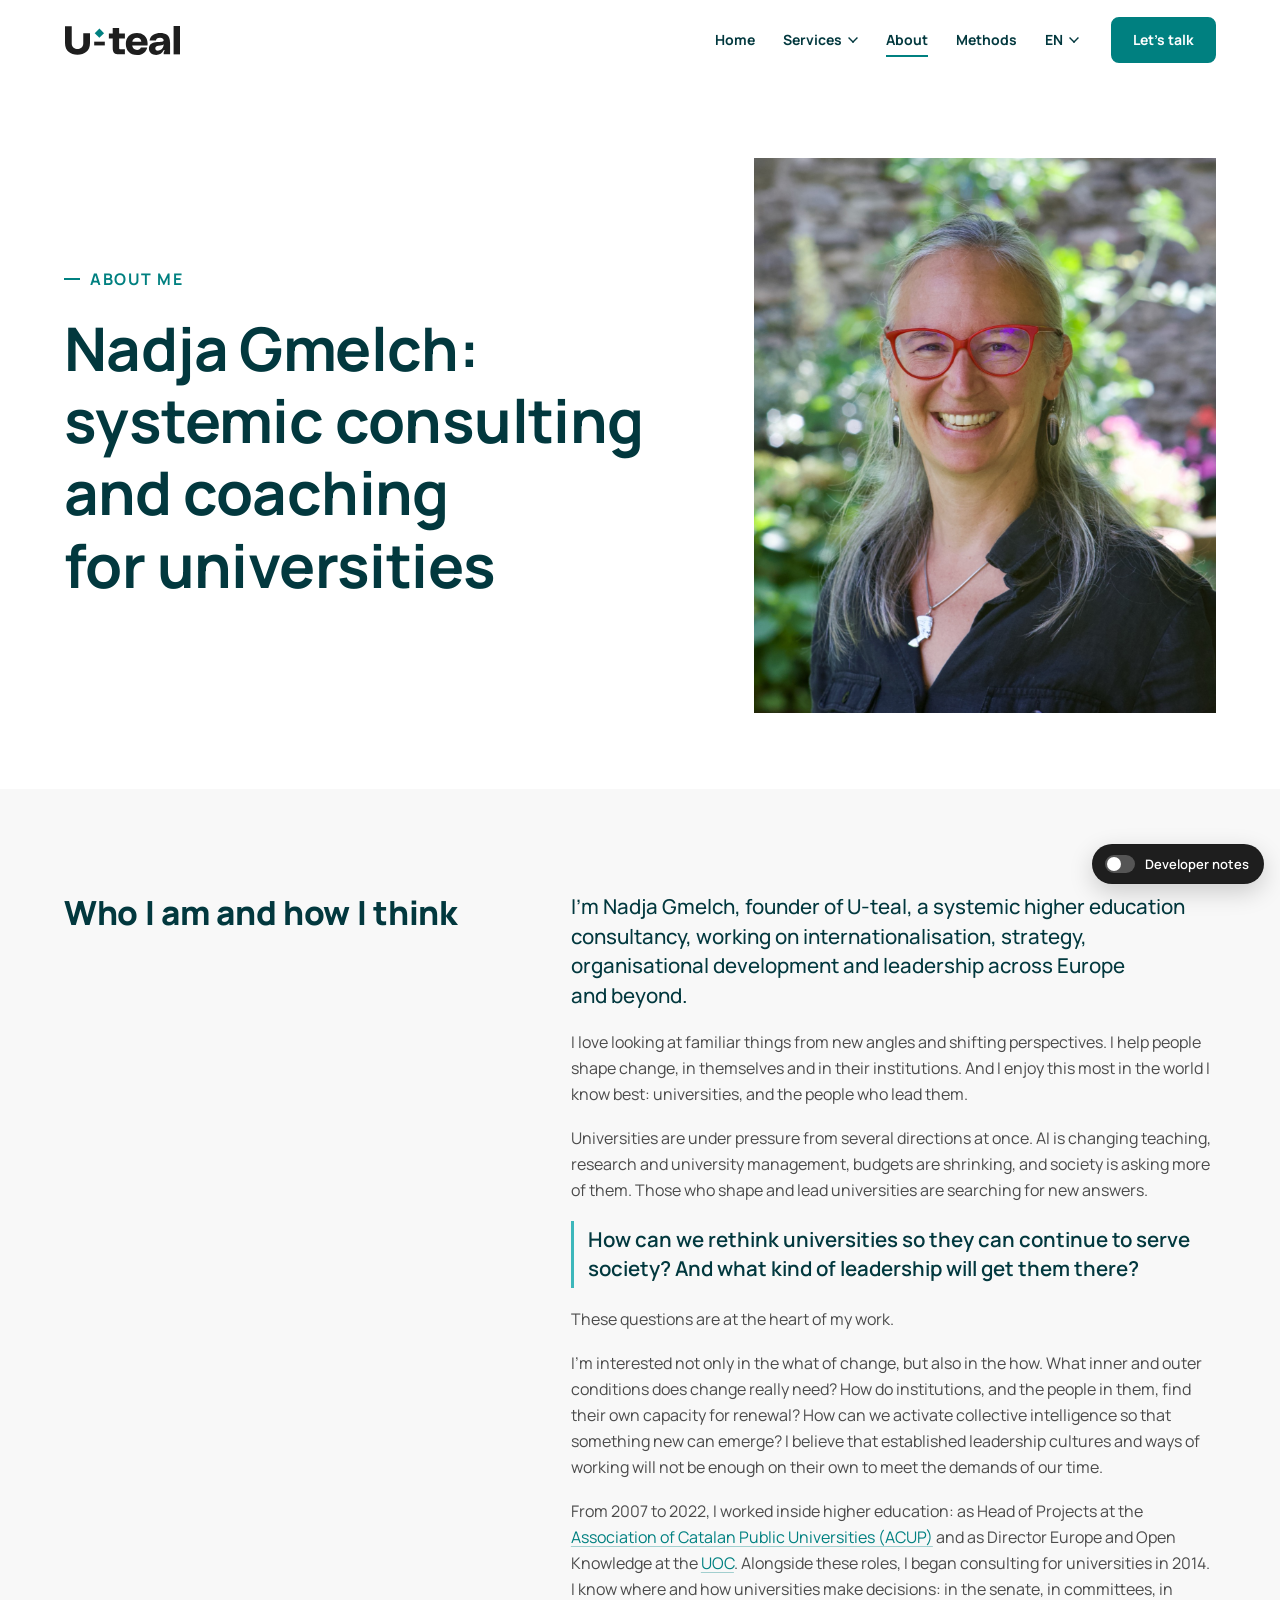
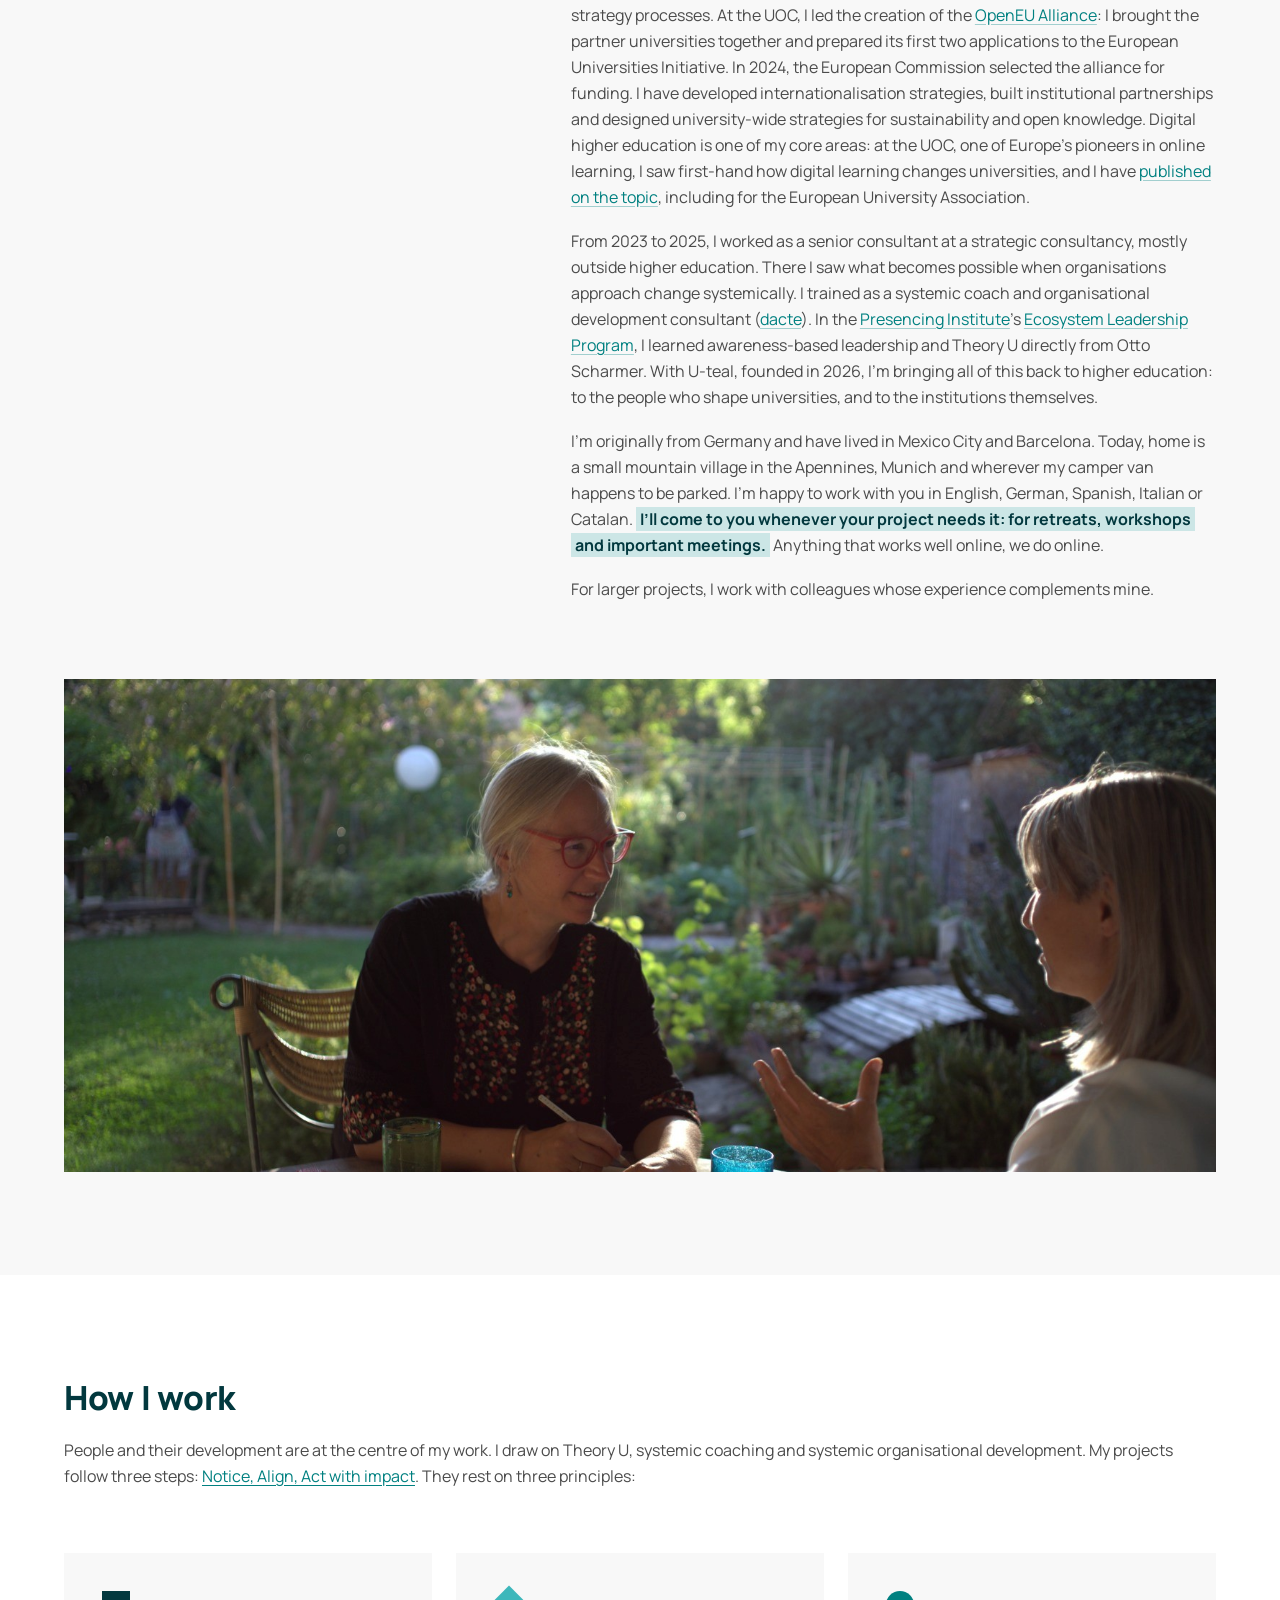
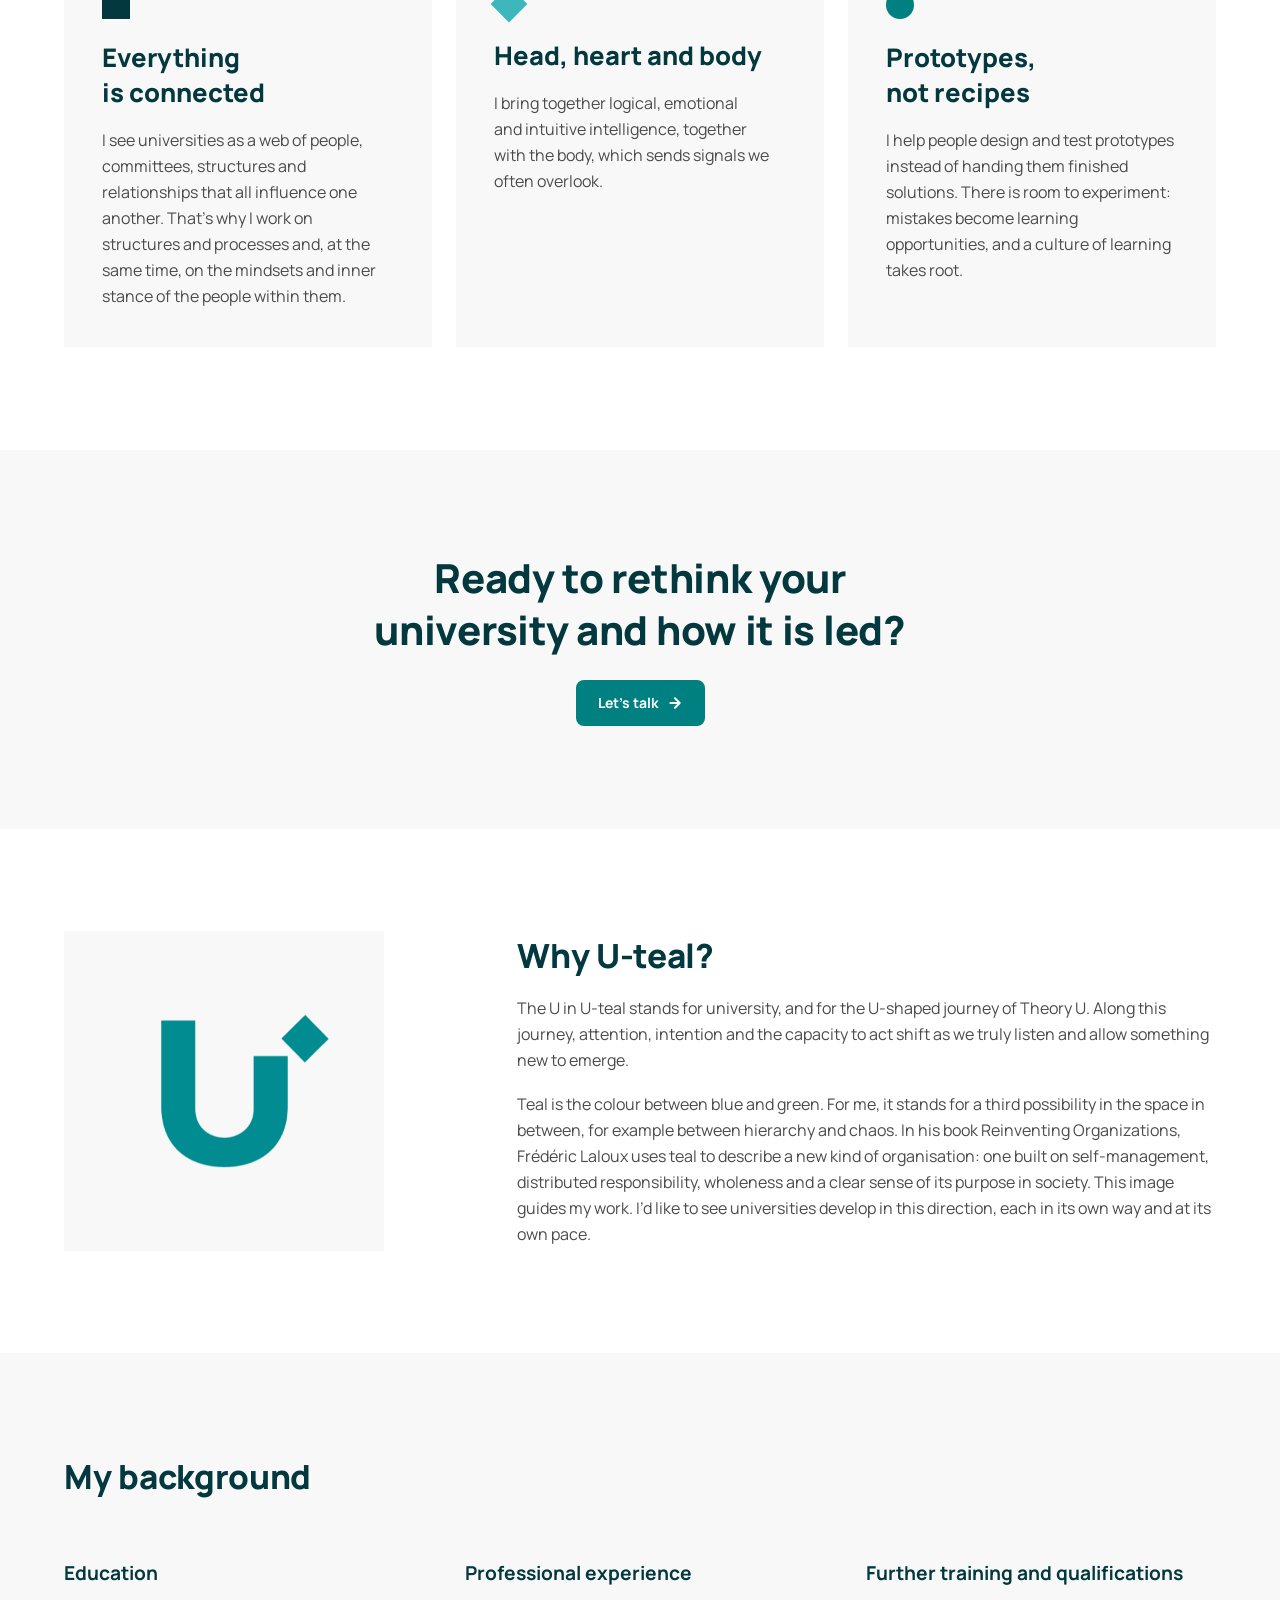
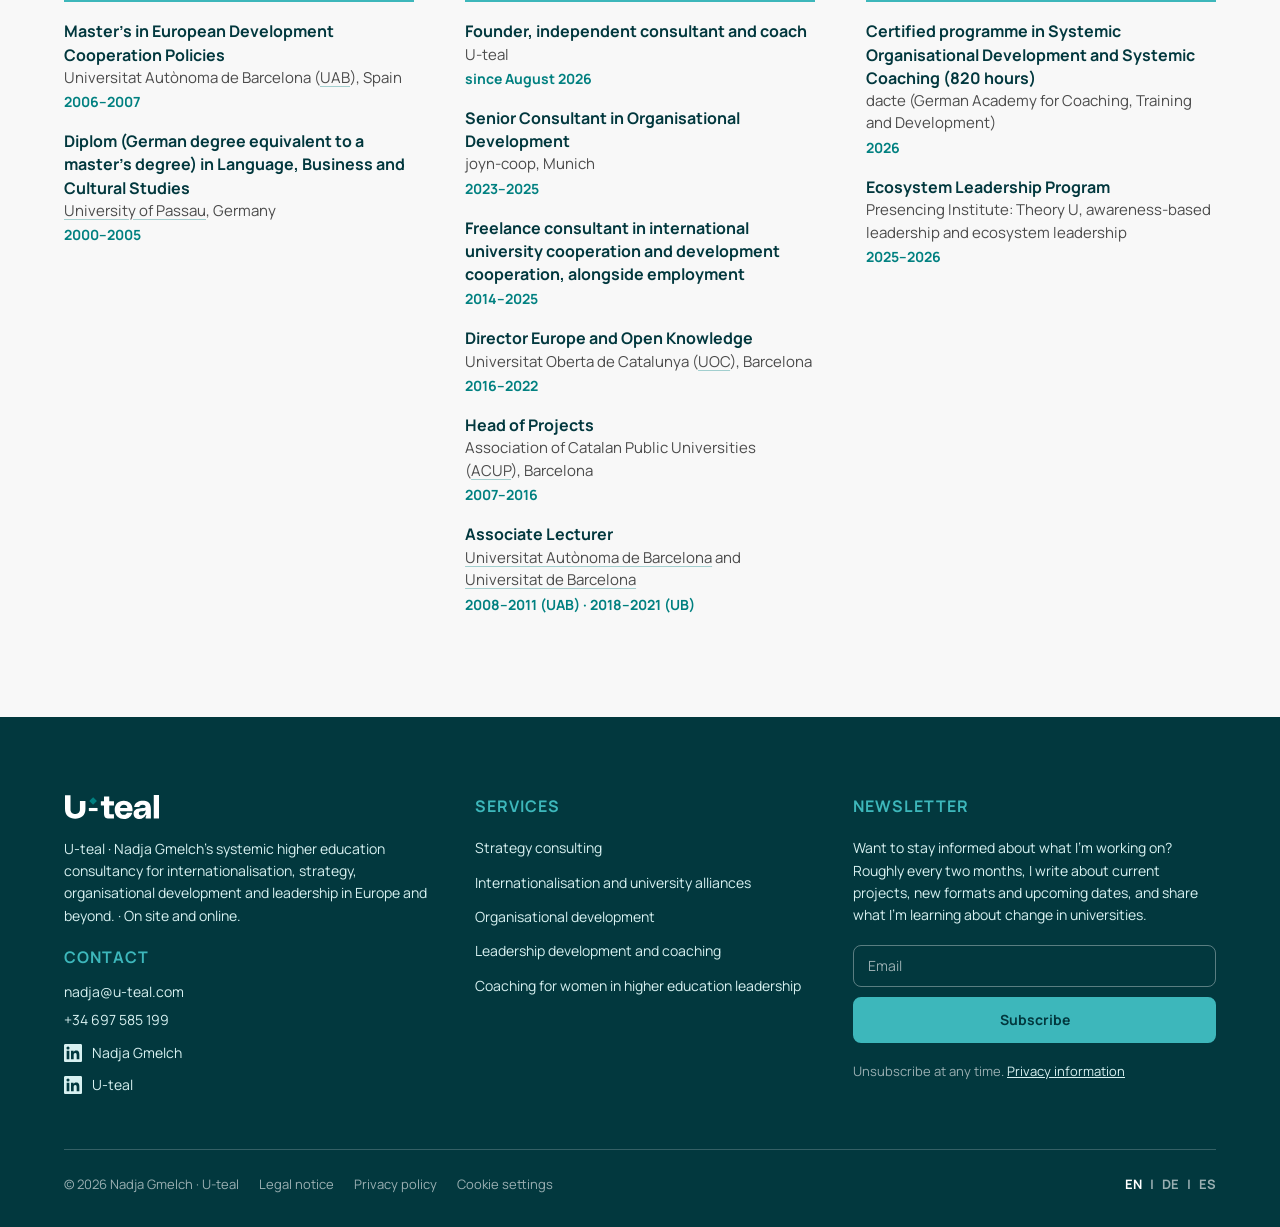
<file: about-me.html>
<!DOCTYPE html>
<!--
================================================================================
  U-TEAL · About me (EN) · HTML mockup — Draft 1
================================================================================
  Content: client Google Doc "About me" (texts, links, heading levels).
  Heading levels: doc H3 = page H2, doc H4 = page H3 (the doc's own H1 is the
  document title; the page H1 is written explicitly as "H1:" in the doc).
  Shared: header + footer are identical to index.html (Theme Builder in WP).
  CSS: assets/css/global.css + assets/css/about.css
  Developer notes: floating switch (bottom-right) or ?notes=1
================================================================================
-->
<html lang="en">
  <head>
    <meta charset="utf-8" />
    <meta name="viewport" content="width=device-width, initial-scale=1" />

    <!-- SEO (Yoast: SEO title / Meta description / Social) -->
    <title>Nadja Gmelch: higher education consultant | U-teal</title>
    <meta
      name="description"
      content="Nadja Gmelch, systemic higher education consultant for internationalisation, strategy, organisational development and leadership in Europe and beyond."
    />
    <meta property="og:type" content="profile" />
    <meta property="og:title" content="Nadja Gmelch: higher education consultant | U-teal" />
    <meta
      property="og:description"
      content="Nadja Gmelch, founder of U-teal: systemic higher education consultant for strategy, organisational development, internationalisation and leadership in Europe and beyond."
    />
    <meta property="og:image" content="assets/images/about-nadja-gmelch.jpg" />

    <link rel="icon" type="image/png" href="assets/images/brand/mark-primary-bg-white-square.png" />
    <link rel="apple-touch-icon" href="assets/images/brand/mark-primary-bg-white-square.png" />

    <link rel="preconnect" href="https://fonts.googleapis.com" />
    <link rel="preconnect" href="https://fonts.gstatic.com" crossorigin />
    <link
      rel="stylesheet"
      href="https://fonts.googleapis.com/css2?family=Manrope:wght@300;400;500;600;700;800&display=swap"
    />

    <link rel="stylesheet" href="assets/css/global.css" />
    <link rel="stylesheet" href="assets/css/about.css" />
  </head>

  <body>
    <!-- ======================================================================
         S01 · HEADER
         Elementor: Theme Builder › Header (sticky)
         Widgets: Site Logo (SVG) · Nav Menu (Home · Services ▾ · About ·
                  Methods) · Polylang language switcher (codes EN / DE / ES) · Button
         ====================================================================== -->
    <header class="site-header" id="top">
      <div class="dev-note">
        S01 · Theme Builder › Header (sticky) — Site Logo · Nav Menu with
        "Services" submenu · Polylang switcher as dropdown (EN ▾) · Button "Let's talk"
      </div>

      <div class="container site-header__inner">
        <a class="site-logo" href="index.html" aria-label="U-teal home">
          <img src="assets/images/brand/logo-uteal.svg" alt="U-teal" width="117" height="31" />
        </a>

        <!-- Mobile menu button (designer icon: bar · diamond · bar) -->
        <button
          class="menu-toggle"
          type="button"
          aria-label="Open menu"
          aria-expanded="false"
          aria-controls="site-nav"
        >
          <span class="menu-toggle__bar menu-toggle__bar--top"></span>
          <span class="menu-toggle__diamond"></span>
          <span class="menu-toggle__bar menu-toggle__bar--bottom"></span>
        </button>

        <nav class="site-nav" id="site-nav" aria-label="Main">
          <ul class="nav-list">
            <li><a class="nav-link" href="index.html">Home</a></li>

            <!-- Services dropdown (final wording tbc by client) -->
            <li>
              <button class="nav-link" type="button" aria-expanded="false" aria-controls="submenu-services" data-dropdown>
                Services <span class="nav-link__chev" aria-hidden="true"></span>
              </button>
              <ul class="submenu" id="submenu-services">
                <li><a href="internationalisation.html">Internationalisation and university alliances</a></li>
                <li><a href="strategy-consulting.html">Strategy consulting</a></li>
                <li><a href="organisational-development.html">Organisational development</a></li>
                <li><a href="leadership-development.html">Leadership development and coaching</a></li>
                <li class="submenu__divider" aria-hidden="true"></li>
                <li><a href="women-in-higher-education-leadership.html">Coaching for women in higher education leadership</a></li>
              </ul>
            </li>

            <li><a class="nav-link is-active" href="about-me.html" aria-current="page">About</a></li>
            <li><a class="nav-link" href="methods.html">Methods</a></li>

            <!-- Language switcher (Polylang, menu item "Displays as dropdown"):
                 current code + arrow, the other languages in the dropdown.
                 Scales to 4+ languages (feedback round 2, G1). No globe icon. -->
            <li class="lang">
              <button class="nav-link lang__btn" type="button" aria-expanded="false" aria-controls="submenu-lang" aria-label="Language: English. Change language" data-dropdown>
                EN <span class="nav-link__chev" aria-hidden="true"></span>
              </button>
              <ul class="submenu lang__menu" id="submenu-lang">
                <li><a href="about-me.html" aria-current="true" lang="en">English</a></li>
                <li><a href="#" data-todo="/de/" lang="de">Deutsch</a></li>
                <li><a href="#" data-todo="/es/" lang="es">Español</a></li>
              </ul>
            </li>
          </ul>

          <a class="btn btn--primary" href="contact.html">Let’s talk</a>

          <!-- Elementor build notes for the mobile menu (visible with developer notes on, menu open) -->
          <div class="dev-note dev-note--inline">
            <strong>MOBILE MENU · Elementor Pro › Nav Menu widget</strong>
            <ul>
              <li>Layout: Horizontal · Breakpoint: Tablet (Site Settings › Layout › Breakpoints: Tablet = 999px).</li>
              <li>Mobile dropdown: Full width ON · Align: start · Toggle icon: custom SVG (bar · diamond · bar), colour #02383E, size 22px.</li>
              <li>Dropdown items: Manrope 16px/700 #02383E · padding 15px 0 · divider 1px #CCD7D8 · active: text #008080 + 3px left border.</li>
              <li>Submenu ("Services"): indicator chevron on the right · bg #F8F8F8 · items 15px/600 · padding 12px 16px.</li>
              <li>Languages: Polylang "Language switcher" menu item, "Displays as dropdown": parent shows the current code (EN ▾), sub-items the other languages. No flags, no globe icon (round 2, G1).</li>
              <li>"Let's talk": last menu item with CSS class <code>menu-cta</code> styled as a button (or hide the header button on mobile: the floating Let's talk is always visible).</li>
            </ul>
            <div class="dev-svgs">
              <p class="dev-svgs__label">SVG · Nav Menu › Toggle icon (normal / active)</p>
              <div class="dev-svgs__grid">
                <div class="dev-svg">
                  <img src="assets/images/svg/icon-menu.svg" alt="" width="28" height="28" />
                  <span class="dev-svg__name">icon-menu.svg</span>
                  <button class="copy-btn" type="button" data-copy>Copy</button>
                  <a class="copy-btn" href="assets/images/svg/icon-menu.svg" download>Download</a>
                  <code hidden>&lt;svg xmlns=&quot;http://www.w3.org/2000/svg&quot; viewBox=&quot;0 0 26 22&quot; width=&quot;26&quot; height=&quot;22&quot;&gt;&lt;rect x=&quot;0&quot; y=&quot;2&quot; width=&quot;22&quot; height=&quot;4&quot; fill=&quot;#02383E&quot;/&gt;&lt;rect x=&quot;9.5&quot; y=&quot;7.5&quot; width=&quot;7&quot; height=&quot;7&quot; transform=&quot;rotate(45 13 11)&quot; fill=&quot;#008080&quot;/&gt;&lt;rect x=&quot;4&quot; y=&quot;16&quot; width=&quot;22&quot; height=&quot;4&quot; fill=&quot;#02383E&quot;/&gt;&lt;/svg&gt;</code>
                </div>
                <div class="dev-svg">
                  <img src="assets/images/svg/icon-menu-close.svg" alt="" width="28" height="28" />
                  <span class="dev-svg__name">icon-menu-close.svg</span>
                  <button class="copy-btn" type="button" data-copy>Copy</button>
                  <a class="copy-btn" href="assets/images/svg/icon-menu-close.svg" download>Download</a>
                  <code hidden>&lt;svg xmlns=&quot;http://www.w3.org/2000/svg&quot; viewBox=&quot;0 0 22 22&quot; width=&quot;22&quot; height=&quot;22&quot;&gt;&lt;rect x=&quot;-2&quot; y=&quot;9&quot; width=&quot;26&quot; height=&quot;4&quot; transform=&quot;rotate(45 11 11)&quot; fill=&quot;#02383E&quot;/&gt;&lt;rect x=&quot;-2&quot; y=&quot;9&quot; width=&quot;26&quot; height=&quot;4&quot; transform=&quot;rotate(-45 11 11)&quot; fill=&quot;#02383E&quot;/&gt;&lt;/svg&gt;</code>
                </div>
              </div>
            </div>
          </div>
        </nav>
      </div>
    </header>
    <!-- /S01 · HEADER -->

    <!-- ======================================================================
         SEO BOX (developer only — copy-paste into Yoast for this page)
         ====================================================================== -->
    <aside class="seo-box dev-only" aria-label="SEO values for this page">
      <div class="seo-box__inner">
        <p class="seo-box__title">
          <span>SEO · About me (EN) → Yoast SEO</span>
          <span>Slug: /about-me</span>
        </p>
        <dl>
          <dt>Title tag</dt>
          <dd data-count>Nadja Gmelch: higher education consultant | U-teal</dd>
          <dd><button class="copy-btn" type="button">Copy</button></dd>

          <dt>Meta description</dt>
          <dd data-count>Nadja Gmelch, systemic higher education consultant for internationalisation, strategy, organisational development and leadership in Europe and beyond.</dd>
          <dd><button class="copy-btn" type="button">Copy</button></dd>

          <dt>OG title</dt>
          <dd data-count>Nadja Gmelch: higher education consultant | U-teal</dd>
          <dd><button class="copy-btn" type="button">Copy</button></dd>

          <dt>OG description</dt>
          <dd data-count>Nadja Gmelch, founder of U-teal: systemic higher education consultant for strategy, organisational development, internationalisation and leadership in Europe and beyond.</dd>
          <dd><button class="copy-btn" type="button">Copy</button></dd>

          <dt>Slug</dt>
          <dd>/about-me</dd>
          <dd></dd>

          <dt>H1</dt>
          <dd>Nadja Gmelch: systemic consulting and coaching for universities</dd>
          <dd><button class="copy-btn" type="button">Copy</button></dd>
        </dl>

        <div class="seo-box__outline">
          <p class="seo-box__subtitle">
            Heading structure (from the client doc: doc H3 = page H2, doc H4 = page H3; set the same HTML tag in each Elementor Heading widget)
          </p>
          <ol class="heading-outline" data-heading-outline></ol>
          <p class="seo-box__hint">
            Hidden section "Who I work with" (partner cards) only shows with developer notes on, until the partners give their OK.
          </p>
        </div>
      </div>
    </aside>

    <main>
      <!-- Mobile / tablet build notes for this page (developer notes only) -->
      <div class="container dev-only">
        <div class="dev-note dev-note--inline">
          <strong>MOBILE &amp; TABLET · this page</strong>
          <ul>
            <li><strong>Hero</strong>: one column; <strong>portrait first</strong> (4:3, object position top) then eyebrow + H1.</li>
            <li><strong>Who I am</strong>: H2 not sticky, text below; wide picture 3:2.</li>
            <li><strong>How I work</strong>: principle cards 3 cols → 1 col below 1000px.</li>
            <li><strong>Why U-teal</strong>: one column; brand mark max 200px.</li>
            <li><strong>My background</strong>: 3 cols → 1 col below 1000px.</li>
          </ul>
        </div>
      </div>

      <!-- ====================================================================
           S02 · HERO
           Elementor: Container (row, 2 cols) › Heading (eyebrow) ·
                      Heading H1 (display) · Image (rectangular)
           ==================================================================== -->
      <section class="about-hero">
        <div class="dev-note">
          S02 · Hero — Container (row) › eyebrow · H1 (display style, bigger: 64px/700 · clamp(44px, 4.7vw, 64px), round 3 G1) ·
          Image (rectangular portrait)
        </div>
        <div class="dev-note dev-note--inline">
          <strong>HERO · build notes</strong>
          <ul>
            <li>Portrait IMG_2632: Image › Object fit Cover · Object position custom X 50% / Y 8% so the head sits more in the centre (round 2, A1).</li>
          </ul>
        </div>

        <div class="container about-hero__grid">
          <div class="about-hero__content">
            <p class="eyebrow">About me</p>
            <h1 class="display">Nadja Gmelch: systemic consulting and coaching for universities</h1>
          </div>

          <figure class="picture">
            <!-- Portrait IMG_2632 (feedback A6) -->
            <img
              src="assets/images/photos/IMG_2632-portrait.jpg"
              alt="Portrait of Nadja Gmelch, founder of U-teal"
              width="1333"
              height="2000"
            />
          </figure>
        </div>
      </section>
      <!-- /S02 · HERO -->

      <!-- ====================================================================
           S03 · WHO I AM AND HOW I THINK
           Elementor: Container (row) › left: Heading H2 (sticky via Motion
                      Effects) · right: Text Editor (links as in doc)
                      + below: Image (full width) = "Picture option" in the
                      client doc (end of this section)
           ==================================================================== -->
      <section class="section section--soft story">
        <div class="dev-note">
          S03 · Who I am — Container (row) › H2 (sticky) | Text Editor
          (links: ACUP, UOC, OpenEU, dacte, Presencing Institute, ELP) ·
          Image full width ("Picture option" in the doc)
        </div>

        <div class="container story__grid">
          <div class="story__aside">
            <h2 class="h2">Who I am and how I think</h2>
          </div>

          <div class="stack body story__text">
            <p class="lead">
              I’m Nadja Gmelch, founder of U-teal, a systemic higher education
              consultancy, working on internationalisation, strategy,
              organisational development and leadership across Europe and
              beyond.
            </p>
            <p>
              I love looking at familiar things from new angles and shifting
              perspectives. I help people shape change, in themselves and in
              their institutions. And I enjoy this most in the world I know
              best: universities, and the people who lead them.
            </p>
            <p>
              Universities are under pressure from several directions at once.
              AI is changing teaching, research and university management,
              budgets are shrinking, and society is asking more of them. Those
              who shape and lead universities are searching for new answers.
            </p>
            <!-- Highlight moved here (feedback A2) -->
            <p class="story__highlight">
              How can we rethink universities so they can continue to serve
              society? And what kind of leadership will get them there?
            </p>
            <p>These questions are at the heart of my work.</p>
            <p>
              I’m interested not only in the what of change, but also in the
              how. What inner and outer conditions does change really need? How
              do institutions, and the people in them, find their own capacity
              for renewal? How can we activate collective intelligence so that
              something new can emerge? I believe that established leadership
              cultures and ways of working will not be enough on their own to
              meet the demands of our time.
            </p>
            <p>
              From 2007 to 2022, I worked inside higher education: as Head of
              Projects at the
              <a href="https://www.acup.cat/en" target="_blank" rel="noopener">Association of Catalan Public Universities (ACUP)</a>
              and as Director Europe and Open Knowledge at the
              <a href="https://www.uoc.edu/en" target="_blank" rel="noopener">UOC</a>.
              Alongside these roles, I began consulting for universities in
              2014. I know where and how universities make decisions: in the
              senate, in committees, in strategy processes. At the UOC, I led
              the creation of the
              <a href="https://openeu.eu/" target="_blank" rel="noopener">OpenEU Alliance</a>:
              I brought the partner universities together and prepared its first
              two applications to the European Universities Initiative. In 2024,
              the European Commission selected the alliance for funding. I have
              developed internationalisation strategies, built institutional
              partnerships and designed university-wide strategies for
              sustainability and open knowledge. Digital higher education is one
              of my core areas: at the UOC, one of Europe’s pioneers in online
              learning, I saw first-hand how digital learning changes
              universities, and I have
              <a href="case-studies.html#publications">published on the topic</a>,
              including for the European University Association.
            </p>
            <p>
              From 2023 to 2025, I worked as a senior consultant at a strategic
              consultancy, mostly outside higher education. There I saw what
              becomes possible when organisations approach change systemically.
              I trained as a systemic coach and organisational development
              consultant (<a href="https://dacte.de/" target="_blank" rel="noopener">dacte</a>).
              In the
              <a href="https://www.presencing.org/" target="_blank" rel="noopener">Presencing Institute</a>’s
              <a href="https://www.u-school.org/offerings/elp-m3-latam-2026" target="_blank" rel="noopener">Ecosystem Leadership Program</a>,
              I learned awareness-based leadership and Theory U directly from
              Otto Scharmer. With U-teal, founded in 2026, I’m bringing all of
              this back to higher education: to the people who shape
              universities, and to the institutions themselves.
            </p>
            <p>
              I’m originally from Germany and have lived in Mexico City and
              Barcelona. Today, home is a small mountain village in the
              Apennines, Munich and wherever my camper van happens to be parked.
              I’m happy to work with you in English, German, Spanish, Italian or
              Catalan.
              <mark class="highlight">I’ll come to you whenever your project needs it: for
              retreats, workshops and important meetings.</mark>
              Anything that works well online, we do online.
            </p>
            <!-- Added at the end of this text (feedback A5); the team section is hidden -->
            <p>
              For larger projects, I work with colleagues whose experience
              complements mine.
            </p>
          </div>
        </div>

        <!-- "Picture option" (client doc, end of "Who I am"): current photo is
             a proposal; Nadja may choose another one (Q23). -->
        <div class="container">
          <figure class="picture story__picture">
            <img
              src="assets/images/offering-coaching-women.jpg"
              alt="Nadja Gmelch taking notes during a conversation"
              loading="lazy"
              width="1600"
              height="1065"
            />
          </figure>
        </div>
      </section>
      <!-- /S03 · WHO I AM -->

      <!-- ====================================================================
           S04 · HOW I WORK (3 principles)
           Elementor: Container (soft bg) › Heading H2 · Text Editor (link to
                      /#how-i-work) · 3-col Container › per card: shape
                      (Icon/SVG) · Heading H3 · Text Editor
           ==================================================================== -->
      <section class="section principles">
        <div class="dev-note">
          S04 · How I work — H2 · Text · 3 cards (SVG shape · H3 · Text)
        </div>
        <div class="dev-note dev-note--inline">
          <strong>HOW I WORK · build notes</strong>
          <ul>
            <li>Intro text full width (no max-width, round 2, G3). Links not bold (A1): Text Editor link typography weight = inherit.</li>
          </ul>
        </div>

        <div class="container">
          <div class="section-head">
            <h2 class="h2">How I work</h2>
            <p class="body">
              People and their development are at the centre of my work. I draw
              on Theory U, systemic coaching and systemic organisational
              development. My projects follow three steps:
              <a href="index.html#how-i-work">Notice, Align, Act with impact</a>.
              They rest on three principles:
            </p>
          </div>

          <div class="principles__grid">
            <article class="principle">
              <span class="principle__shape" aria-hidden="true"></span>
              <h3 class="h3">Everything is connected</h3>
              <p class="body">
                I see universities as a web of people, committees, structures
                and relationships that all influence one another. That’s why I
                work on structures and processes and, at the same time, on the
                mindsets and inner stance of the people within them.
              </p>
            </article>
            <article class="principle">
              <span class="principle__shape principle__shape--diamond" aria-hidden="true"></span>
              <h3 class="h3">Head, heart and body</h3>
              <p class="body">
                I bring together logical, emotional and intuitive intelligence,
                together with the body, which sends signals we often overlook.
              </p>
            </article>
            <article class="principle">
              <span class="principle__shape principle__shape--circle" aria-hidden="true"></span>
              <h3 class="h3">Prototypes, not recipes</h3>
              <p class="body">
                I help people design and test prototypes instead of handing them
                finished solutions. There is room to experiment: mistakes become
                learning opportunities, and a culture of learning takes root.
              </p>
            </article>
          </div>
        </div>
      </section>
      <!-- /S04 · HOW I WORK -->

      <!-- ====================================================================
           S05 · CTA
           Elementor: Container (centred) › Heading H2 · Button → /contact
           ==================================================================== -->
      <section class="section section--soft cta-section">
        <div class="dev-note">S05 · CTA — Container (centred) › H2 · Button "Let's talk" → /contact</div>

        <div class="container cta-block">
          <h2 class="cta-block__title">Ready to rethink your university and how it is led?</h2>
          <a class="btn btn--primary btn--arrow" href="contact.html">Let’s talk</a>
        </div>
      </section>
      <!-- /S05 · CTA -->

      <!-- ====================================================================
           S06 · WHO I WORK WITH
           Client: the first sentence is published; the partner cards stay
           hidden until the partners give their OK (dev-only for now).
           Elementor: Container › Heading H2 · Text · 3-col Container (hidden:
                      Advanced › Responsive › hide on all devices) › per card:
                      Image · Heading H3 · Text · Link
           ==================================================================== -->
      <section class="section partners dev-only">
        <div class="dev-note">
          S06 · Who I work with — WHOLE SECTION HIDDEN for now (feedback A5 / Q22).
          Elementor: keep the container, Advanced › Responsive › hide on all devices
        </div>

        <div class="container">
          <div class="section-head">
            <h2 class="h2">Who I work with</h2>
            <p class="body">
              For larger projects, I work with colleagues whose experience
              complements mine.
            </p>
          </div>

          <!-- Not yet published: partner details (visible with developer notes on) -->
          <div class="dev-only">
            <p class="body">
              We have worked together before and share an understanding of what
              makes change in universities work.
            </p>
            <div class="partners__grid">
              <article class="partner">
                <figure class="img-ph partner__photo" role="img" aria-label="Picture option: partner photo">
                  <span class="img-ph__mark" aria-hidden="true"></span>
                  <figcaption class="img-ph__label"><strong>Picture option</strong>Partner photo</figcaption>
                </figure>
                <h3 class="h4">[Name 1], [role, organisation]</h3>
                <p class="body">[One sentence on their expertise and what we work on together.]</p>
                <a class="partner__link" href="#">[Link to website or LinkedIn]</a>
              </article>
              <article class="partner">
                <figure class="img-ph partner__photo" role="img" aria-label="Picture option: partner photo">
                  <span class="img-ph__mark" aria-hidden="true"></span>
                  <figcaption class="img-ph__label"><strong>Picture option</strong>Partner photo</figcaption>
                </figure>
                <h3 class="h4">[Name 2], [role, organisation]</h3>
                <p class="body">[One sentence on their expertise and what we work on together.]</p>
                <a class="partner__link" href="#">[Link to website or LinkedIn]</a>
              </article>
              <article class="partner">
                <figure class="img-ph partner__photo" role="img" aria-label="Picture option: partner photo">
                  <span class="img-ph__mark" aria-hidden="true"></span>
                  <figcaption class="img-ph__label"><strong>Picture option</strong>Partner photo</figcaption>
                </figure>
                <h3 class="h4">[Name 3], [role, organisation]</h3>
                <p class="body">[One sentence on their expertise and what we work on together.]</p>
                <a class="partner__link" href="#">[Link to website or LinkedIn]</a>
              </article>
            </div>
          </div>
        </div>
      </section>
      <!-- /S06 · WHO I WORK WITH -->

      <!-- ====================================================================
           S07 · WHY U-TEAL?
           Elementor: Container (row) › Image (brand mark) · Heading H2 ·
                      Text Editor
           ==================================================================== -->
      <section class="section why">
        <div class="dev-note">S07 · Why U-teal? — Container (row) › Image (brand mark) | H2 · Text</div>

        <div class="container why__grid">
          <figure class="why__mark">
            <img src="assets/images/brand/mark-white-bg-primary-square.png" alt="U-teal brand mark: the U and the diamond" loading="lazy" width="480" height="480" />
          </figure>

          <div class="stack">
            <h2 class="h2">Why U-teal?</h2>
            <p class="body">
              The U in U-teal stands for university, and for the U-shaped
              journey of Theory U. Along this journey, attention, intention and
              the capacity to act shift as we truly listen and allow something
              new to emerge.
            </p>
            <p class="body">
              Teal is the colour between blue and green. For me, it stands for a
              third possibility in the space in between, for example between
              hierarchy and chaos. In his book Reinventing Organizations,
              Frédéric Laloux uses teal to describe a new kind of organisation:
              one built on self-management, distributed responsibility,
              wholeness and a clear sense of its purpose in society. This image
              guides my work. I’d like to see universities develop in this
              direction, each in its own way and at its own pace.
            </p>
          </div>
        </div>
      </section>
      <!-- /S07 · WHY U-TEAL -->

      <!-- ====================================================================
           S08 · MY BACKGROUND
           Elementor: Container › Heading H2 · 3-col Container › per column:
                      Heading H3 · Icon List / Text Editor (title, place, years)
           ==================================================================== -->
      <section class="section section--soft cv">
        <div class="dev-note">S08 · My background — H2 · 3 cols (H3 · list: title · organisation · years)</div>
        <div class="dev-note dev-note--inline">
          <strong>MY BACKGROUND · build notes</strong>
          <ul>
            <li>Every date line in teal 14px/700, incl. Associate Lecturer "2008–2011 (UAB) · 2018–2021 (UB)" (round 2, A2). No "Let's talk" button after this section (A4).</li>
          </ul>
        </div>

        <div class="container">
          <div class="section-head">
            <h2 class="h2">My background</h2>
          </div>

          <div class="cv__grid">
            <!-- Education -->
            <div class="cv__col">
              <h3 class="h4">Education</h3>
              <ul class="cv-list">
                <li class="cv-item">
                  <p class="cv-item__title">Master’s in European Development Cooperation Policies</p>
                  <p class="cv-item__meta">
                    Universitat Autònoma de Barcelona (<a href="https://www.uab.cat/web/universitat-autonoma-de-barcelona-1345467954774.html?param2=1345716706936" target="_blank" rel="noopener">UAB</a>), Spain
                    <span class="cv-item__date">2006–2007</span>
                  </p>
                </li>
                <li class="cv-item">
                  <p class="cv-item__title">Diplom (German degree equivalent to a master’s degree) in Language, Business and Cultural Studies</p>
                  <p class="cv-item__meta">
                    <a href="https://www.uni-passau.de/en/" target="_blank" rel="noopener">University of Passau</a>, Germany
                    <span class="cv-item__date">2000–2005</span>
                  </p>
                </li>
              </ul>
            </div>

            <!-- Professional experience -->
            <div class="cv__col">
              <h3 class="h4">Professional experience</h3>
              <ul class="cv-list">
                <li class="cv-item">
                  <p class="cv-item__title">Founder, independent consultant and coach</p>
                  <p class="cv-item__meta">U-teal <span class="cv-item__date">since August 2026</span></p>
                </li>
                <li class="cv-item">
                  <p class="cv-item__title">Senior Consultant in Organisational Development</p>
                  <p class="cv-item__meta">joyn-coop, Munich <span class="cv-item__date">2023–2025</span></p>
                </li>
                <li class="cv-item">
                  <p class="cv-item__title">Freelance consultant in international university cooperation and development cooperation, alongside employment</p>
                  <p class="cv-item__meta"><span class="cv-item__date">2014–2025</span></p>
                </li>
                <li class="cv-item">
                  <p class="cv-item__title">Director Europe and Open Knowledge</p>
                  <p class="cv-item__meta">
                    Universitat Oberta de Catalunya (<a href="https://www.uoc.edu/en" target="_blank" rel="noopener">UOC</a>), Barcelona
                    <span class="cv-item__date">2016–2022</span>
                  </p>
                </li>
                <li class="cv-item">
                  <p class="cv-item__title">Head of Projects</p>
                  <p class="cv-item__meta">
                    Association of Catalan Public Universities (<a href="https://www.acup.cat/en" target="_blank" rel="noopener">ACUP</a>), Barcelona
                    <span class="cv-item__date">2007–2016</span>
                  </p>
                </li>
                <li class="cv-item">
                  <p class="cv-item__title">Associate Lecturer</p>
                  <p class="cv-item__meta">
                    <a href="https://www.uab.cat/web/universitat-autonoma-de-barcelona-1345467954774.html?param2=1345716706936" target="_blank" rel="noopener">Universitat Autònoma de Barcelona</a> and
                    <a href="https://web.ub.edu/en/" target="_blank" rel="noopener">Universitat de Barcelona</a>
                    <!-- Years in teal like the other entries (round 2, A2) -->
                    <span class="cv-item__date">2008–2011 (UAB) · 2018–2021 (UB)</span>
                  </p>
                </li>
              </ul>
            </div>

            <!-- Further training -->
            <div class="cv__col">
              <h3 class="h4">Further training and qualifications</h3>
              <ul class="cv-list">
                <li class="cv-item">
                  <p class="cv-item__title">Certified programme in Systemic Organisational Development and Systemic Coaching (820 hours)</p>
                  <p class="cv-item__meta">
                    dacte (German Academy for Coaching, Training and Development)
                    <span class="cv-item__date">2026</span>
                  </p>
                </li>
                <li class="cv-item">
                  <p class="cv-item__title">Ecosystem Leadership Program</p>
                  <p class="cv-item__meta">
                    Presencing Institute: Theory U, awareness-based leadership and ecosystem leadership
                    <span class="cv-item__date">2025–2026</span>
                  </p>
                </li>
              </ul>
            </div>
          </div>
        </div>
      </section>
      <!-- /S08 · MY BACKGROUND -->
    </main>

    <!-- ======================================================================
         S11 · FOOTER
         Elementor: Theme Builder › Footer
         Col 1: Site Logo (white SVG) · Text · Button
         Col 2: Nav Menu (services)
         Col 3: Text · Form (Pro: first name + email → Mailchimp/Brevo,
                double opt-in) · privacy note
         Bottom bar: copyright · legal links · contact · LinkedIn · EN|DE|ES
         ====================================================================== -->
    <footer class="site-footer">
      <div class="dev-note">
        S11 · Theme Builder › Footer — 3 cols (logo + text + contact ·
        services menu · newsletter form) + bottom bar (Polylang switcher)
      </div>
      <div class="dev-note dev-note--inline">
        <strong>FOOTER · build notes</strong>
        <ul>
          <li>No "Let's talk" button in the footer (round 2, F1).</li>
          <li>Contact: Heading (p) "Contact" · Icon List (email, phone; links mailto: / tel:).</li>
          <li>LinkedIn: Icon List with the LinkedIn icon + text "Nadja Gmelch" / "U-teal" only (no word "LinkedIn", round 2, F2). Set aria-label "LinkedIn: …" via Custom Attributes.</li>
          <li>Bottom bar language list: Polylang switcher widget, codes, separator "|".</li>
        </ul>
        <div class="dev-svgs">
          <p class="dev-svgs__label">SVG · LinkedIn icon (Icon List › Upload SVG)</p>
          <div class="dev-svgs__grid">
            <div class="dev-svg">
              <img src="assets/images/svg/icon-linkedin.svg" alt="" width="28" height="28" />
              <span class="dev-svg__name">icon-linkedin.svg</span>
              <button class="copy-btn" type="button" data-copy>Copy</button>
              <a class="copy-btn" href="assets/images/svg/icon-linkedin.svg" download>Download</a>
              <code hidden>&lt;svg xmlns=&quot;http://www.w3.org/2000/svg&quot; viewBox=&quot;0 0 24 24&quot; width=&quot;24&quot; height=&quot;24&quot;&gt;&lt;path fill=&quot;currentColor&quot; d=&quot;M20.45 20.45h-3.56v-5.57c0-1.33-.02-3.04-1.85-3.04-1.85 0-2.14 1.45-2.14 2.94v5.67H9.35V9h3.41v1.56h.05c.48-.9 1.64-1.85 3.37-1.85 3.6 0 4.27 2.37 4.27 5.46v6.28zM5.34 7.43a2.06 2.06 0 1 1 0-4.13 2.06 2.06 0 0 1 0 4.13zM7.12 20.45H3.56V9h3.56v11.45zM22.22 0H1.77C.79 0 0 .77 0 1.73v20.54C0 23.23.79 24 1.77 24h20.45c.98 0 1.78-.77 1.78-1.73V1.73C24 .77 23.2 0 22.22 0z&quot;/&gt;&lt;/svg&gt;</code>
            </div>
          </div>
        </div>
      </div>

      <div class="container">
        <div class="site-footer__cols">
          <!-- Column 1: about + contact (feedback F3: contact details moved here) -->
          <div class="site-footer__col">
            <a class="site-footer__logo" href="index.html" aria-label="U-teal home">
              <img src="assets/images/brand/logo-uteal-white.svg" alt="U-teal" width="96" height="26" />
            </a>
            <p>
              U-teal · Nadja Gmelch’s systemic higher education consultancy for
              internationalisation, strategy, organisational development and
              leadership in Europe and beyond. · On site and online.
            </p>
            <div class="site-footer__contact">
              <p class="site-footer__title">Contact</p>
              <ul class="site-footer__links">
                <li><a href="mailto:nadja@u-teal.com">nadja@u-teal.com</a></li>
                <li><a href="tel:+34697585199">+34 697 585 199</a></li>
              </ul>
              <!-- Elementor: Icon List (LinkedIn icon) or Social Icons + text -->
              <ul class="site-footer__social">
                <li>
                  <a href="https://www.linkedin.com/in/nadja-gmelch/" target="_blank" rel="noopener" aria-label="LinkedIn: Nadja Gmelch">
                    <svg viewBox="0 0 24 24" aria-hidden="true"><path fill="currentColor" d="M20.45 20.45h-3.56v-5.57c0-1.33-.02-3.04-1.85-3.04-1.85 0-2.14 1.45-2.14 2.94v5.67H9.35V9h3.41v1.56h.05c.48-.9 1.64-1.85 3.37-1.85 3.6 0 4.27 2.37 4.27 5.46v6.28zM5.34 7.43a2.06 2.06 0 1 1 0-4.13 2.06 2.06 0 0 1 0 4.13zM7.12 20.45H3.56V9h3.56v11.45zM22.22 0H1.77C.79 0 0 .77 0 1.73v20.54C0 23.23.79 24 1.77 24h20.45c.98 0 1.78-.77 1.78-1.73V1.73C24 .77 23.2 0 22.22 0z"/></svg>
                    Nadja Gmelch
                  </a>
                </li>
                <li>
                  <a href="https://www.linkedin.com/company/u-teal/" target="_blank" rel="noopener" aria-label="LinkedIn: U-teal">
                    <svg viewBox="0 0 24 24" aria-hidden="true"><path fill="currentColor" d="M20.45 20.45h-3.56v-5.57c0-1.33-.02-3.04-1.85-3.04-1.85 0-2.14 1.45-2.14 2.94v5.67H9.35V9h3.41v1.56h.05c.48-.9 1.64-1.85 3.37-1.85 3.6 0 4.27 2.37 4.27 5.46v6.28zM5.34 7.43a2.06 2.06 0 1 1 0-4.13 2.06 2.06 0 0 1 0 4.13zM7.12 20.45H3.56V9h3.56v11.45zM22.22 0H1.77C.79 0 0 .77 0 1.73v20.54C0 23.23.79 24 1.77 24h20.45c.98 0 1.78-.77 1.78-1.73V1.73C24 .77 23.2 0 22.22 0z"/></svg>
                    U-teal
                  </a>
                </li>
              </ul>
            </div>
          </div>

          <!-- Column 2 -->
          <div class="site-footer__col">
            <p class="site-footer__title">Services</p>
            <ul class="site-footer__links">
              <li><a href="strategy-consulting.html">Strategy consulting</a></li>
              <li><a href="internationalisation.html">Internationalisation and university alliances</a></li>
              <li><a href="organisational-development.html">Organisational development</a></li>
              <li><a href="leadership-development.html">Leadership development and coaching</a></li>
              <li><a href="women-in-higher-education-leadership.html">Coaching for women in higher education leadership</a></li>
            </ul>
          </div>

          <!-- Column 3: newsletter (email only, feedback F1) -->
          <div class="site-footer__col site-footer__col--newsletter">
            <p class="site-footer__title">Newsletter</p>
            <p>
              Want to stay informed about what I’m working on? Roughly every two
              months, I write about current projects, new formats and upcoming
              dates, and share what I’m learning about change in universities.
            </p>
            <form class="footer-form" action="#" onsubmit="return false;">
              <label class="sr-only" for="nl-email">Email</label>
              <input id="nl-email" type="email" placeholder="Email" autocomplete="email" required />
              <button class="btn btn--accent" type="submit">Subscribe</button>
            </form>
            <p class="footer-form__note">
              Unsubscribe at any time.
              <a href="#" data-todo="/privacy-policy">Privacy information</a>
            </p>

            <div class="dev-note dev-note--inline">
              <strong>FORM · Elementor Pro › Form widget</strong>
              <ul>
                <li>Fields: Email only (required, 100%) + Submit (100% = same width as the field, desktop and mobile; feedback F1/F2/MO2).</li>
                <li>Action: Brevo (client's provider) with double opt-in ON (GDPR/DE): Brevo plugin or webhook.</li>
                <li>Spam: honeypot ON + hCaptcha (free "hCaptcha for WP" plugin, supports Elementor Pro forms). No reCAPTCHA.</li>
                <li>Field: transparent bg · border 1px rgba(255,255,255,.35) · radius 8px · padding 11px 14px · Manrope 14px · text #FFF · placeholder #9AAFB2.</li>
                <li>Button: bg #3DB7BB · text #02383E · 14px/700 · padding 12px 20px · radius 8px · hover bg #FFF.</li>
                <li>Polylang: translate the success message + privacy link in DE/ES.</li>
              </ul>
            </div>
          </div>
        </div>

        <!-- Bottom bar -->
        <div class="site-footer__bottom">
          <ul class="site-footer__meta">
            <li>© <span class="js-year">2026</span> Nadja Gmelch · U-teal</li>
            <li><a href="#" data-todo="/legal-notice">Legal notice</a></li>
            <li><a href="#" data-todo="/privacy-policy">Privacy policy</a></li>
            <li><a href="#" data-todo="cookie-settings">Cookie settings</a></li>
          </ul>
          <!-- Polylang: each link points to the same page in the other language -->
          <nav class="site-footer__lang" aria-label="Language">
            <a href="about-me.html" aria-current="true">EN</a> |
            <a href="#" data-todo="/de/">DE</a> |
            <a href="#" data-todo="/es/">ES</a>
          </nav>
        </div>
      </div>
    </footer>
    <!-- /S11 · FOOTER -->

    <!-- ======================================================================
         FLOATING "LET'S TALK" (mobile / tablet only — feedback G1; desktop uses the header button)
         Elementor: Pro Popup (bottom bar, all pages, no close button) or a
         fixed Container. Triangle = SVG/shape behind the button.
         ====================================================================== -->
    <div class="float-cta">
      <a class="btn btn--primary" href="contact.html">Let’s talk</a>
    </div>

    <!-- Scripts: menus, developer notes, SEO copy buttons, footer year -->
    <script src="assets/js/main.js" defer></script>
  </body>
</html>
</file>
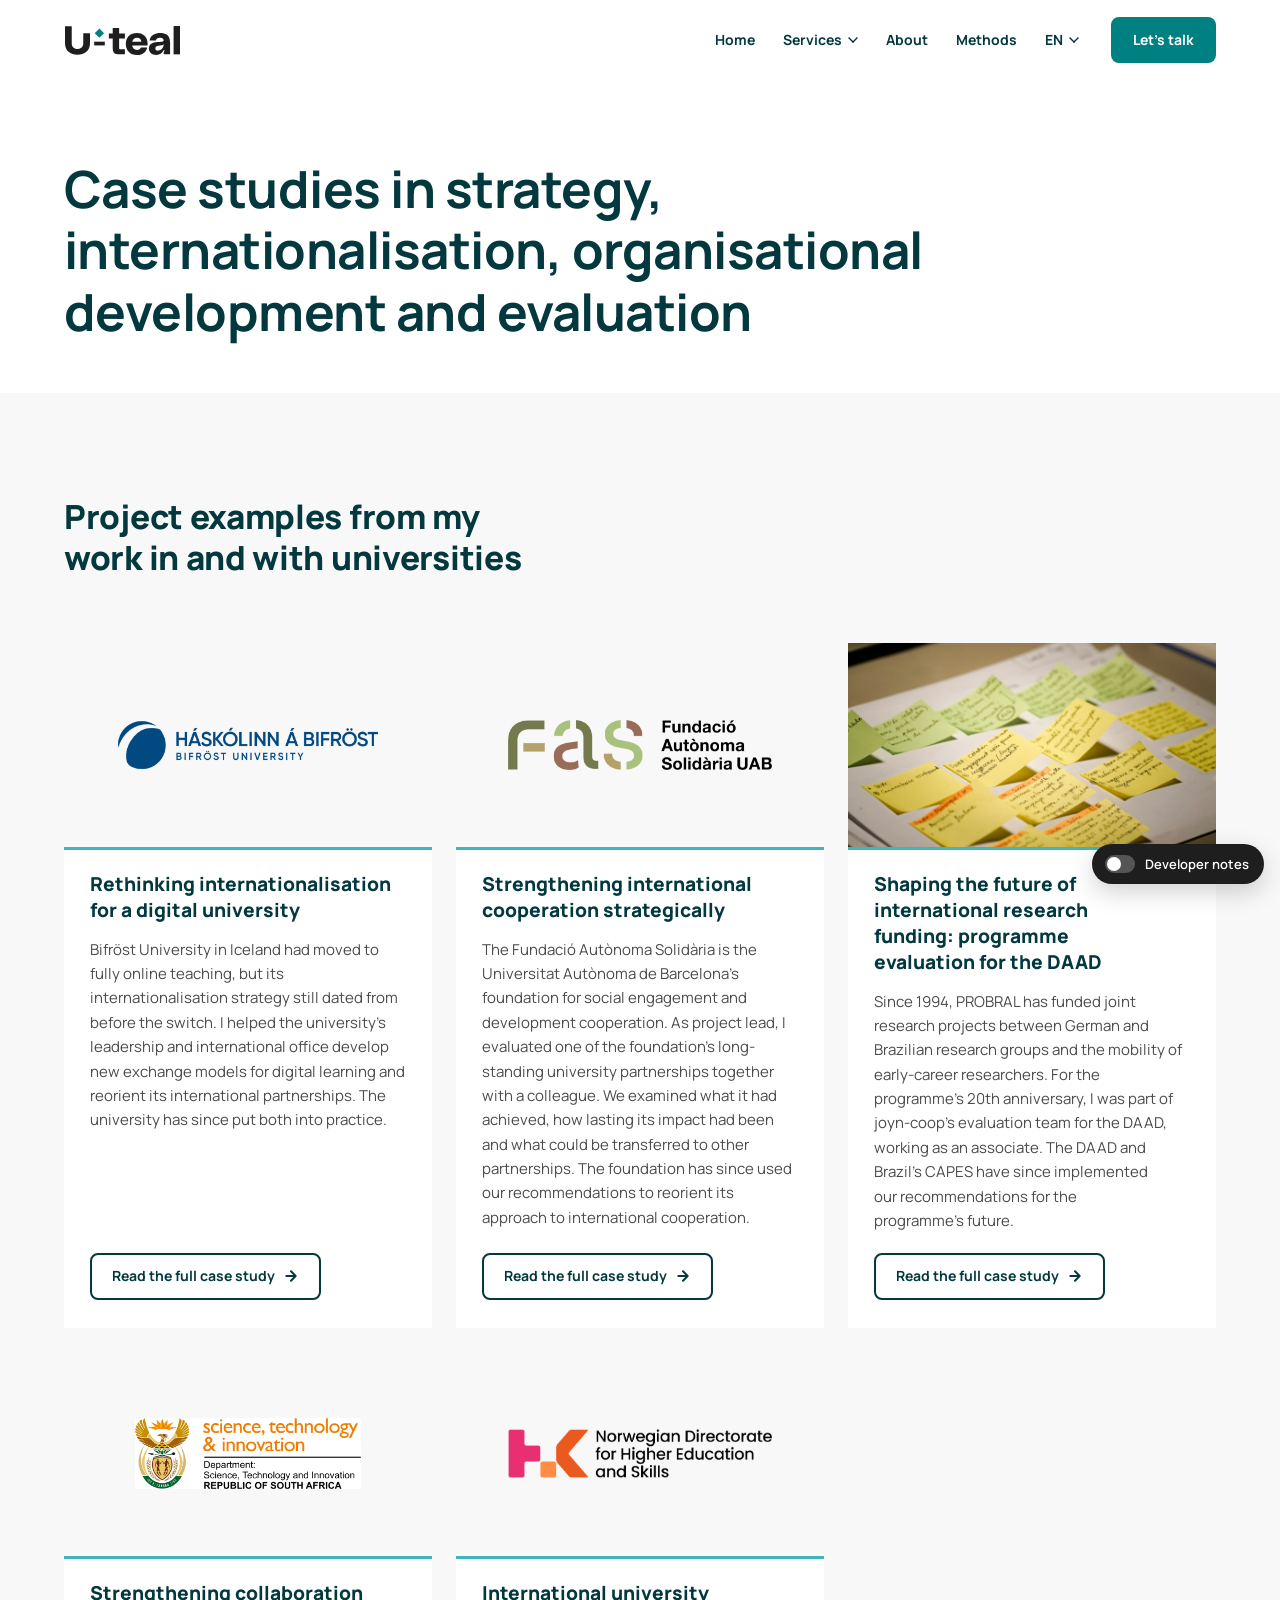
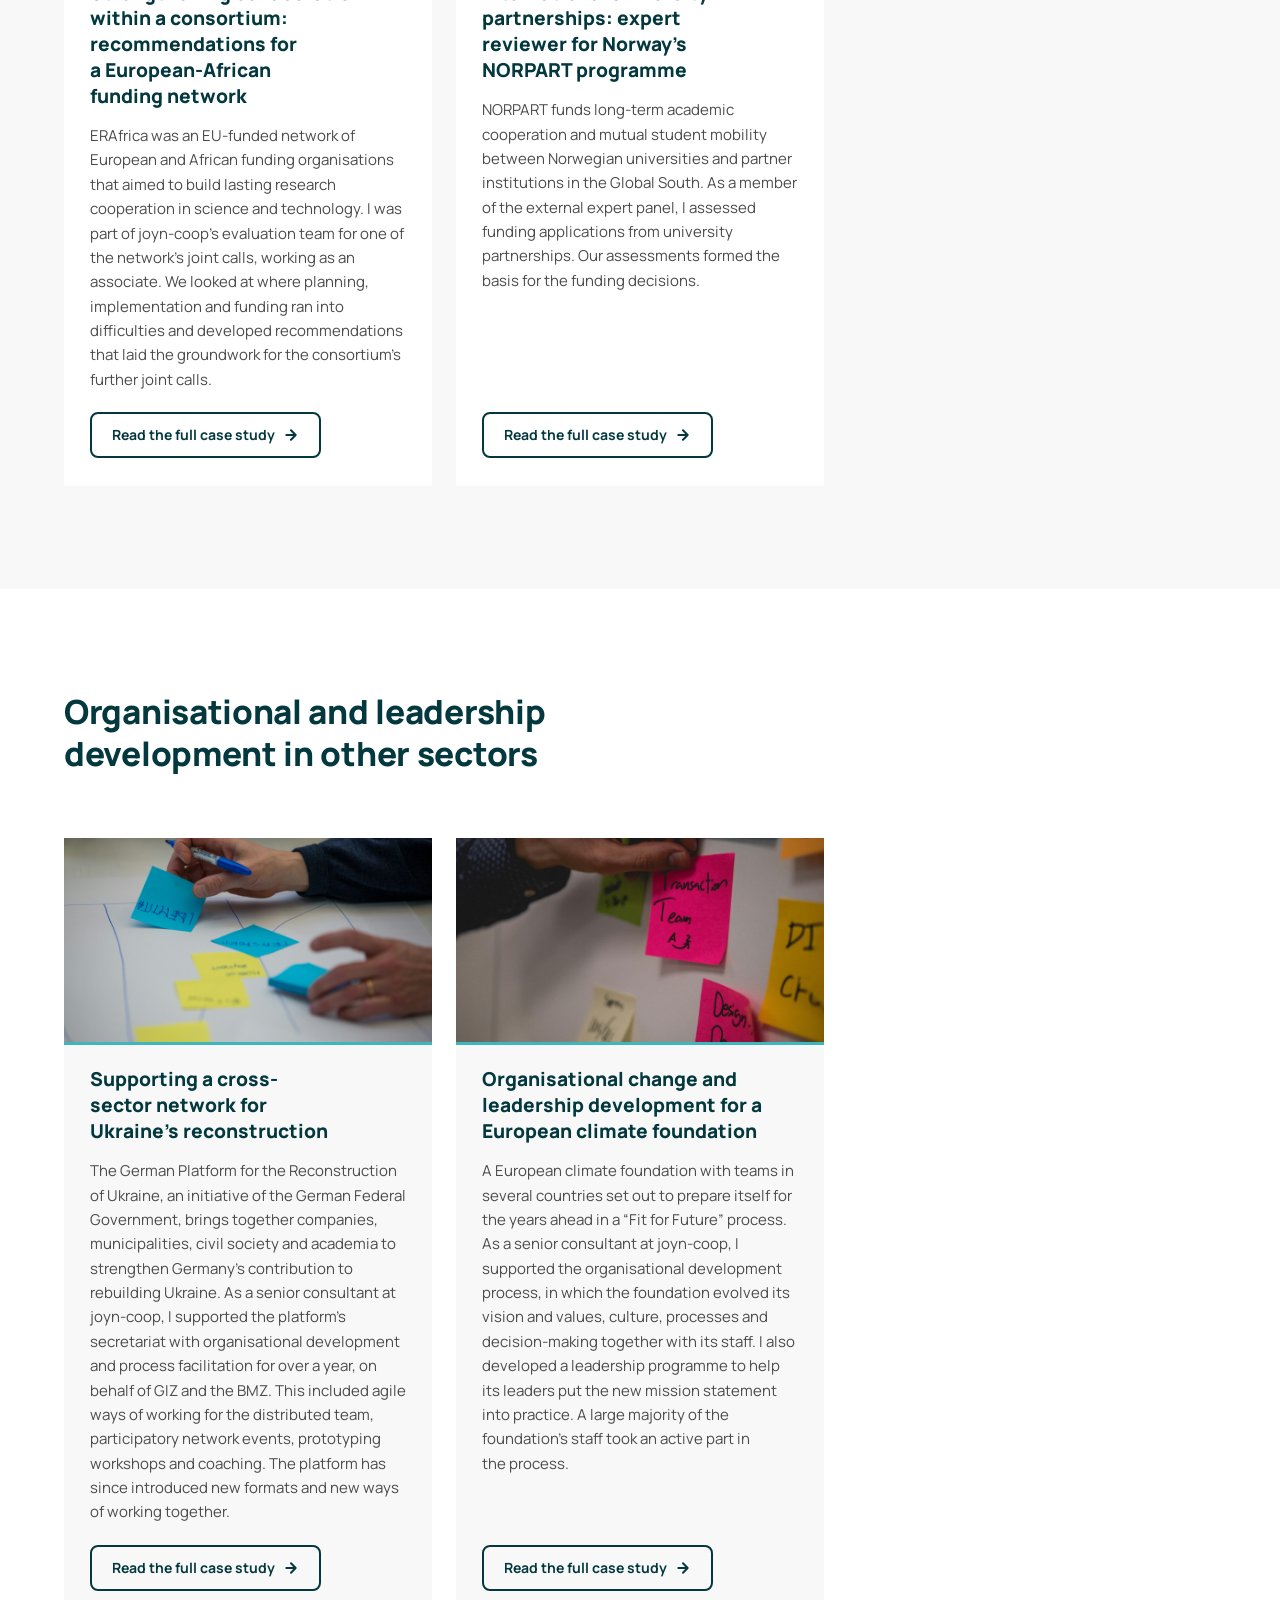
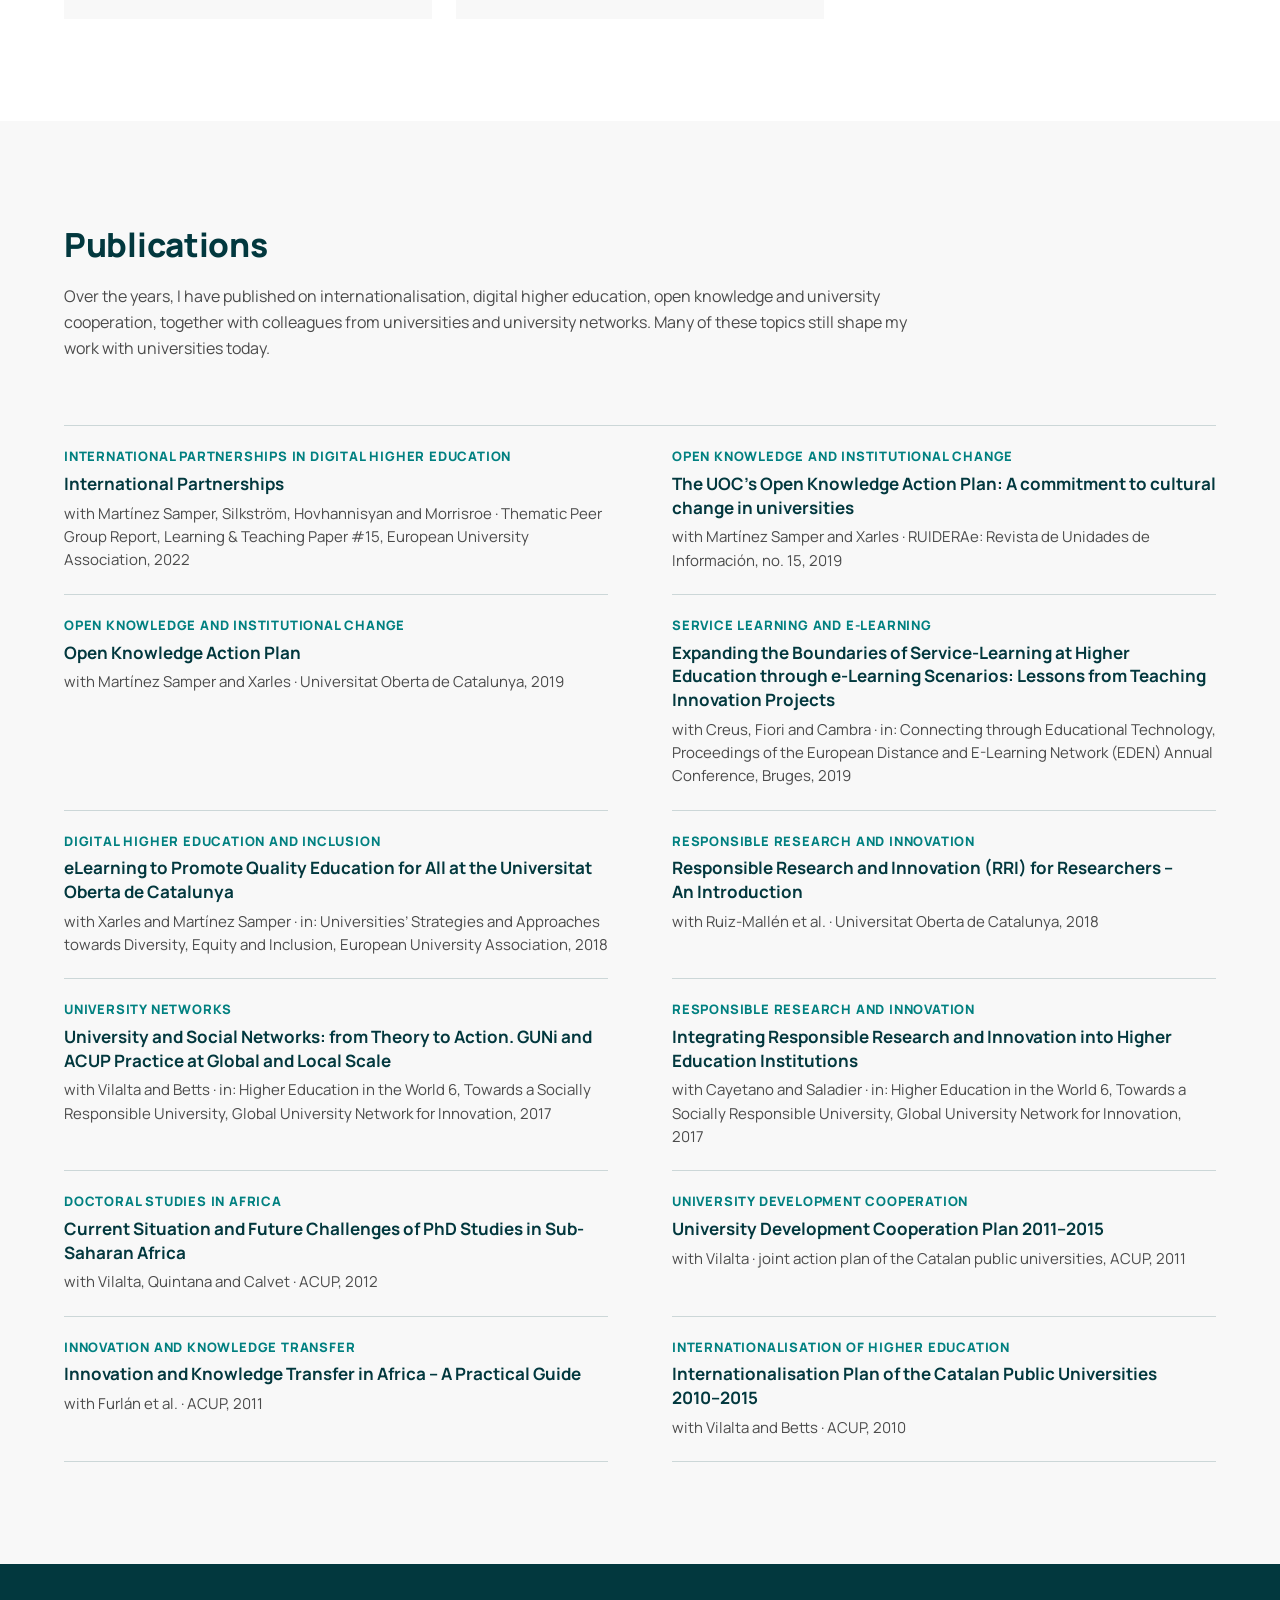
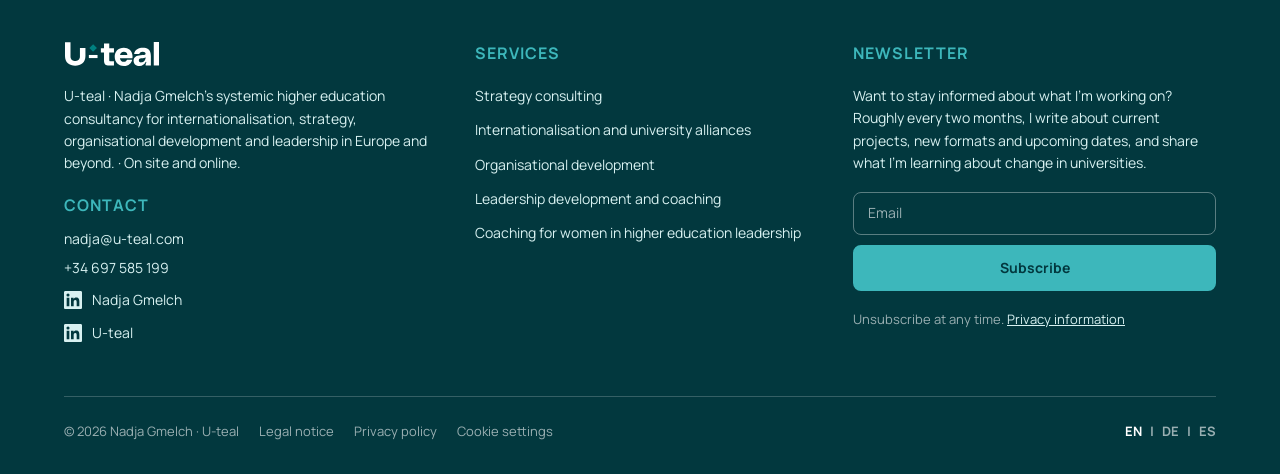
<file: case-studies.html>
<!DOCTYPE html>
<!--
================================================================================
  U-TEAL · Case studies (EN) · overview · HTML mockup — Draft 1
================================================================================
  Content: client doc "20261103_Case_Studies_EN" (PDF). "Tile" in the doc =
  one card here; the "Detail block" = the case's own page (see
  case-study-detail.html, Bifröst as the example).
  Decisions (22 Nov 2026): texts as in this doc (service-page cards stay as
  they are) · FAS quote in English · no OpenEU case · external links on hold
  (only links already used on the site) · pictures = existing logos/photos ·
  case titles H3 here, H1 on the detail page.
  Shared: header + footer identical to index.html (Theme Builder in WP).
  CSS: assets/css/global.css + assets/css/case-studies.css
  Developer notes: floating switch (bottom-right) or ?notes=1
================================================================================
-->
<html lang="en">
  <head>
    <meta charset="utf-8" />
    <meta name="viewport" content="width=device-width, initial-scale=1" />

    <!-- SEO (Yoast: SEO title / Meta description / Social) -->
    <title>Case studies: strategy and change in higher education | U-teal</title>
    <meta
      name="description"
      content="Case studies and publications on strategy, internationalisation, organisational development and evaluation in universities and university alliances."
    />
    <meta property="og:type" content="article" />
    <meta property="og:title" content="Case studies: strategy and change in universities | U-teal" />
    <meta
      property="og:description"
      content="How U-teal supports universities and university alliances in strategy, internationalisation and organisational change."
    />
    <meta property="og:image" content="assets/images/photos/IMG_2534-hero.jpg" />

    <link rel="icon" type="image/png" href="assets/images/brand/mark-primary-bg-white-square.png" />
    <link rel="apple-touch-icon" href="assets/images/brand/mark-primary-bg-white-square.png" />

    <link rel="preconnect" href="https://fonts.googleapis.com" />
    <link rel="preconnect" href="https://fonts.gstatic.com" crossorigin />
    <link
      rel="stylesheet"
      href="https://fonts.googleapis.com/css2?family=Manrope:wght@300;400;500;600;700;800&display=swap"
    />

    <link rel="stylesheet" href="assets/css/global.css" />
    <link rel="stylesheet" href="assets/css/case-studies.css" />
  </head>

  <body>
    <!-- ======================================================================
         S01 · HEADER
         Elementor: Theme Builder › Header (sticky)
         Widgets: Site Logo (SVG) · Nav Menu (Home · Services ▾ · About ·
                  Methods) · Polylang language switcher (codes EN / DE / ES) · Button
         ====================================================================== -->
    <header class="site-header" id="top">
      <div class="dev-note">
        S01 · Theme Builder › Header (sticky) — Site Logo · Nav Menu with
        "Services" submenu · Polylang switcher as dropdown (EN ▾) · Button "Let's talk"
      </div>

      <div class="container site-header__inner">
        <a class="site-logo" href="index.html" aria-label="U-teal home">
          <img src="assets/images/brand/logo-uteal.svg" alt="U-teal" width="117" height="31" />
        </a>

        <!-- Mobile menu button (designer icon: bar · diamond · bar) -->
        <button
          class="menu-toggle"
          type="button"
          aria-label="Open menu"
          aria-expanded="false"
          aria-controls="site-nav"
        >
          <span class="menu-toggle__bar menu-toggle__bar--top"></span>
          <span class="menu-toggle__diamond"></span>
          <span class="menu-toggle__bar menu-toggle__bar--bottom"></span>
        </button>

        <nav class="site-nav" id="site-nav" aria-label="Main">
          <ul class="nav-list">
            <li><a class="nav-link" href="index.html">Home</a></li>

            <!-- Services dropdown (final wording tbc by client) -->
            <li>
              <button class="nav-link" type="button" aria-expanded="false" aria-controls="submenu-services" data-dropdown>
                Services <span class="nav-link__chev" aria-hidden="true"></span>
              </button>
              <ul class="submenu" id="submenu-services">
                <li><a href="internationalisation.html">Internationalisation and university alliances</a></li>
                <li><a href="strategy-consulting.html">Strategy consulting</a></li>
                <li><a href="organisational-development.html">Organisational development</a></li>
                <li><a href="leadership-development.html">Leadership development and coaching</a></li>
                <li class="submenu__divider" aria-hidden="true"></li>
                <li><a href="women-in-higher-education-leadership.html">Coaching for women in higher education leadership</a></li>
              </ul>
            </li>

            <li><a class="nav-link" href="about-me.html">About</a></li>
            <li><a class="nav-link" href="methods.html">Methods</a></li>

            <!-- Language switcher (Polylang, menu item "Displays as dropdown"):
                 current code + arrow, the other languages in the dropdown.
                 Scales to 4+ languages (feedback round 2, G1). No globe icon. -->
            <li class="lang">
              <button class="nav-link lang__btn" type="button" aria-expanded="false" aria-controls="submenu-lang" aria-label="Language: English. Change language" data-dropdown>
                EN <span class="nav-link__chev" aria-hidden="true"></span>
              </button>
              <ul class="submenu lang__menu" id="submenu-lang">
                <li><a href="methods.html" aria-current="true" lang="en">English</a></li>
                <li><a href="#" data-todo="/de/" lang="de">Deutsch</a></li>
                <li><a href="#" data-todo="/es/" lang="es">Español</a></li>
              </ul>
            </li>
          </ul>

          <a class="btn btn--primary" href="contact.html">Let’s talk</a>

          <!-- Elementor build notes for the mobile menu (visible with developer notes on, menu open) -->
          <div class="dev-note dev-note--inline">
            <strong>MOBILE MENU · Elementor Pro › Nav Menu widget</strong>
            <ul>
              <li>Layout: Horizontal · Breakpoint: Tablet (Site Settings › Layout › Breakpoints: Tablet = 999px).</li>
              <li>Mobile dropdown: Full width ON · Align: start · Toggle icon: custom SVG (bar · diamond · bar), colour #02383E, size 22px.</li>
              <li>Dropdown items: Manrope 16px/700 #02383E · padding 15px 0 · divider 1px #CCD7D8 · active: text #008080 + 3px left border.</li>
              <li>Submenu ("Services"): indicator chevron on the right · bg #F8F8F8 · items 15px/600 · padding 12px 16px.</li>
              <li>Languages: Polylang "Language switcher" menu item, "Displays as dropdown": parent shows the current code (EN ▾), sub-items the other languages. No flags, no globe icon (round 2, G1).</li>
              <li>"Let's talk": last menu item with CSS class <code>menu-cta</code> styled as a button (or hide the header button on mobile: the floating Let's talk is always visible).</li>
            </ul>
            <div class="dev-svgs">
              <p class="dev-svgs__label">SVG · Nav Menu › Toggle icon (normal / active)</p>
              <div class="dev-svgs__grid">
                <div class="dev-svg">
                  <img src="assets/images/svg/icon-menu.svg" alt="" width="28" height="28" />
                  <span class="dev-svg__name">icon-menu.svg</span>
                  <button class="copy-btn" type="button" data-copy>Copy</button>
                  <a class="copy-btn" href="assets/images/svg/icon-menu.svg" download>Download</a>
                  <code hidden>&lt;svg xmlns=&quot;http://www.w3.org/2000/svg&quot; viewBox=&quot;0 0 26 22&quot; width=&quot;26&quot; height=&quot;22&quot;&gt;&lt;rect x=&quot;0&quot; y=&quot;2&quot; width=&quot;22&quot; height=&quot;4&quot; fill=&quot;#02383E&quot;/&gt;&lt;rect x=&quot;9.5&quot; y=&quot;7.5&quot; width=&quot;7&quot; height=&quot;7&quot; transform=&quot;rotate(45 13 11)&quot; fill=&quot;#008080&quot;/&gt;&lt;rect x=&quot;4&quot; y=&quot;16&quot; width=&quot;22&quot; height=&quot;4&quot; fill=&quot;#02383E&quot;/&gt;&lt;/svg&gt;</code>
                </div>
                <div class="dev-svg">
                  <img src="assets/images/svg/icon-menu-close.svg" alt="" width="28" height="28" />
                  <span class="dev-svg__name">icon-menu-close.svg</span>
                  <button class="copy-btn" type="button" data-copy>Copy</button>
                  <a class="copy-btn" href="assets/images/svg/icon-menu-close.svg" download>Download</a>
                  <code hidden>&lt;svg xmlns=&quot;http://www.w3.org/2000/svg&quot; viewBox=&quot;0 0 22 22&quot; width=&quot;22&quot; height=&quot;22&quot;&gt;&lt;rect x=&quot;-2&quot; y=&quot;9&quot; width=&quot;26&quot; height=&quot;4&quot; transform=&quot;rotate(45 11 11)&quot; fill=&quot;#02383E&quot;/&gt;&lt;rect x=&quot;-2&quot; y=&quot;9&quot; width=&quot;26&quot; height=&quot;4&quot; transform=&quot;rotate(-45 11 11)&quot; fill=&quot;#02383E&quot;/&gt;&lt;/svg&gt;</code>
                </div>
              </div>
            </div>
          </div>
        </nav>
      </div>
    </header>
    <!-- /S01 · HEADER -->

    <!-- ======================================================================
         SEO BOX (developer only — copy-paste into Yoast for this page)
         ====================================================================== -->
    <aside class="seo-box dev-only" aria-label="SEO values for this page">
      <div class="seo-box__inner">
        <p class="seo-box__title">
          <span>SEO · Case studies (EN) → Yoast SEO</span>
          <span>Slug: /case-studies</span>
        </p>
        <dl>
          <dt>Title tag</dt>
          <dd data-count>Case studies: strategy and change in higher education | U-teal</dd>
          <dd><button class="copy-btn" type="button">Copy</button></dd>

          <dt>Meta description</dt>
          <dd data-count>Case studies and publications on strategy, internationalisation, organisational development and evaluation in universities and university alliances.</dd>
          <dd><button class="copy-btn" type="button">Copy</button></dd>

          <dt>OG title</dt>
          <dd data-count>Case studies: strategy and change in universities | U-teal</dd>
          <dd><button class="copy-btn" type="button">Copy</button></dd>

          <dt>OG description</dt>
          <dd data-count>How U-teal supports universities and university alliances in strategy, internationalisation and organisational change.</dd>
          <dd><button class="copy-btn" type="button">Copy</button></dd>

          <dt>Slug</dt>
          <dd>/case-studies (DE later: /de/referenzen/, agreed)</dd>
          <dd></dd>

          <dt>H1</dt>
          <dd>Case studies in strategy, internationalisation, organisational development and evaluation</dd>
          <dd><button class="copy-btn" type="button">Copy</button></dd>
        </dl>

        <div class="seo-box__outline">
          <p class="seo-box__subtitle">
            Heading structure (H1 + 3× H2 from the client doc; case titles = H3 on this page, H1 on their own page — agreed 22 Nov 2026)
          </p>
          <ol class="heading-outline" data-heading-outline></ol>
          <p class="seo-box__hint">
            Anchors from the doc (CSS ID on each tile): #bifrost #fas #probral #erafrica #norpart #ukraine-platform #climate-foundation #publications. Service pages link to these anchors ("Read the full case study"). OG image: no picture in the doc → hero photo proposed. External links in the detail texts are on hold (see detail page notes).
          </p>
        </div>
      </div>
    </aside>

    <main>
      <!-- Build notes for this page (developer notes only) -->
      <div class="container dev-only">
        <div class="dev-note dev-note--inline">
          <strong>CASE STUDIES · WordPress build plan (Elementor Pro, plan Advanced Solo)</strong>
          <ul>
            <li><strong>Post type</strong> "Case study" (Elementor › Custom Post Types, or CPT UI), slug <code>case-studies</code>, archive OFF (this page is the overview). Polylang: translate the post type (DE singles stay at <code>/de/case-studies/…</code> in Polylang free).</li>
            <li><strong>Taxonomy</strong> "Case group": <em>Higher education</em> · <em>Other sectors</em> (= the two H2 groups below).</li>
            <li><strong>Per case:</strong> Title = detail title · Excerpt = tile text · Featured image = tile picture (logos: upload as a 16:9 image with the logo on white, so every tile uses the same "cover" image style) · fields: Intro, Quote text, Quote name, Quote role, Service link + label · Post content = Goals / Method / Result (H3 + lists, in the WP editor).</li>
            <li><strong>This page:</strong> a normal Elementor page. S03 + S04: <em>Loop Grid</em> (query: Case study, filtered by group, order: menu order) with a Loop Item template = this tile; or 7 static containers if the anchors (#bifrost …) must stay exact. Anchors on Loop items need the post slug as CSS ID (dynamic tag) — check in the editor; otherwise point the service-page buttons straight to the case pages.</li>
            <li><strong>S05 Publications:</strong> static (Text Editor / containers); no links yet (on hold).</li>
          </ul>
        </div>
      </div>

      <!-- ====================================================================
           S02 · HERO
           Elementor: Container › Heading H1 (36–56px, like Methods)
           No intro text in the client doc.
           ==================================================================== -->
      <section class="cs-hero">
        <div class="dev-note">S02 · Hero — Container › H1 only (clamp(36px, 4vw, 56px) / 700)</div>
        <div class="container">
          <h1 class="cs-hero__title">Case studies in strategy, internationalisation, organisational development and evaluation</h1>
        </div>
      </section>
      <!-- /S02 · HERO -->

      <!-- ====================================================================
           S03 · HIGHER EDUCATION CASES (5 tiles)
           Elementor: Container (soft bg) › Heading H2 · Loop Grid (3 cols ·
                      2 cols tablet · 1 col mobile) › Loop Item: Featured
                      Image · Post Title (H3) · Excerpt · Button "Read the
                      full case study" (link: post URL)
           ==================================================================== -->
      <section class="section section--soft cs-group" id="higher-education">
        <div class="dev-note">S03 · H2 + 5 tiles (Loop Grid, group "Higher education") — tile = global 5.3d case card, white on the soft section</div>
        <div class="container">
          <div class="section-head">
            <h2 class="h2">Project examples from my work in and with universities</h2>
          </div>
          <div class="case-grid">
            <article class="case-card" id="bifrost">
              <div class="case-card__logo"><img src="assets/images/clients/bifrost.png" alt="Bifröst University" loading="lazy" /></div>
              <h3 class="case-card__title">Rethinking internationalisation for a digital university</h3>
              <p class="body">Bifröst University in Iceland had moved to fully online teaching, but its internationalisation strategy still dated from before the switch. I helped the university’s leadership and international office develop new exchange models for digital learning and reorient its international partnerships. The university has since put both into practice.</p>
              <div><a class="btn btn--outline btn--arrow" href="case-study-detail.html">Read the full case study</a></div>
            </article>
            <article class="case-card" id="fas">
              <div class="case-card__logo"><img src="assets/images/clients/fas.png" alt="Fundació Autònoma Solidària" loading="lazy" /></div>
              <h3 class="case-card__title">Strengthening international cooperation strategically</h3>
              <p class="body">The Fundació Autònoma Solidària is the Universitat Autònoma de Barcelona’s foundation for social engagement and development cooperation. As project lead, I evaluated one of the foundation’s long-standing university partnerships together with a colleague. We examined what it had achieved, how lasting its impact had been and what could be transferred to other partnerships. The foundation has since used our recommendations to reorient its approach to international cooperation.</p>
              <div><a class="btn btn--outline btn--arrow" href="#" data-todo="/case-studies/fas/">Read the full case study</a></div>
            </article>
            <article class="case-card" id="probral">
              <div class="case-card__logo case-card__logo--photo"><img src="assets/images/photos/unsplash-yen-vu-probral.jpg" alt="Sticky notes with handwritten evaluation notes on a sheet of paper" loading="lazy" /></div>
              <h3 class="case-card__title">Shaping the future of international research funding: programme evaluation for the DAAD</h3>
              <p class="body">Since 1994, PROBRAL has funded joint research projects between German and Brazilian research groups and the mobility of early-career researchers. For the programme’s 20th anniversary, I was part of joyn-coop’s evaluation team for the DAAD, working as an associate. The DAAD and Brazil’s CAPES have since implemented our recommendations for the programme’s future.</p>
              <div><a class="btn btn--outline btn--arrow" href="#" data-todo="/case-studies/probral/">Read the full case study</a></div>
            </article>
            <article class="case-card" id="erafrica">
              <div class="case-card__logo"><img src="assets/images/clients/sa-dsti.png" alt="South African Department of Science and Innovation (formerly Science and Technology)" loading="lazy" /></div>
              <h3 class="case-card__title">Strengthening collaboration within a consortium: recommendations for a European-African funding network</h3>
              <p class="body">ERAfrica was an EU-funded network of European and African funding organisations that aimed to build lasting research cooperation in science and technology. I was part of joyn-coop’s evaluation team for one of the network’s joint calls, working as an associate. We looked at where planning, implementation and funding ran into difficulties and developed recommendations that laid the groundwork for the consortium’s further joint calls.</p>
              <div><a class="btn btn--outline btn--arrow" href="#" data-todo="/case-studies/erafrica/">Read the full case study</a></div>
            </article>
            <article class="case-card" id="norpart">
              <div class="case-card__logo"><img src="assets/images/clients/hkdir.png" alt="Norwegian Directorate for Higher Education and Skills (HK-dir)" loading="lazy" /></div>
              <h3 class="case-card__title">International university partnerships: expert reviewer for Norway’s NORPART programme</h3>
              <p class="body">NORPART funds long-term academic cooperation and mutual student mobility between Norwegian universities and partner institutions in the Global South. As a member of the external expert panel, I assessed funding applications from university partnerships. Our assessments formed the basis for the funding decisions.</p>
              <div><a class="btn btn--outline btn--arrow" href="#" data-todo="/case-studies/norpart/">Read the full case study</a></div>
            </article>
          </div>
        </div>
      </section>
      <!-- /S03 · HIGHER EDUCATION CASES -->

      <!-- ====================================================================
           S04 · OTHER SECTORS (2 tiles) — same Loop Grid, group "Other sectors"
           ==================================================================== -->
      <section class="section cs-group" id="other-sectors">
        <div class="dev-note">S04 · H2 + 2 tiles (Loop Grid, group "Other sectors")</div>
        <div class="container">
          <div class="section-head">
            <h2 class="h2">Organisational and leadership development in other sectors</h2>
          </div>
          <div class="case-grid">
            <article class="case-card" id="ukraine-platform">
              <div class="case-card__logo case-card__logo--photo"><img src="assets/images/photos/unsplash-fortytwo-ukraine.jpg" alt="Hands placing sticky notes on a hand-drawn map of connections" loading="lazy" /></div>
              <h3 class="case-card__title">Supporting a cross-sector network for Ukraine’s reconstruction</h3>
              <p class="body">The German Platform for the Reconstruction of Ukraine, an initiative of the German Federal Government, brings together companies, municipalities, civil society and academia to strengthen Germany’s contribution to rebuilding Ukraine. As a senior consultant at joyn-coop, I supported the platform’s secretariat with organisational development and process facilitation for over a year, on behalf of GIZ and the BMZ. This included agile ways of working for the distributed team, participatory network events, prototyping workshops and coaching. The platform has since introduced new formats and new ways of working together.</p>
              <div><a class="btn btn--outline btn--arrow" href="#" data-todo="/case-studies/ukraine-platform/">Read the full case study</a></div>
            </article>
            <article class="case-card" id="climate-foundation">
              <div class="case-card__logo case-card__logo--photo"><img src="assets/images/photos/unsplash-kvalifik-climate.jpg" alt="A hand pinning a sticky note labelled “Team” to a wall of notes" loading="lazy" /></div>
              <h3 class="case-card__title">Organisational change and leadership development for a European climate foundation</h3>
              <p class="body">A European climate foundation with teams in several countries set out to prepare itself for the years ahead in a “Fit for Future” process. As a senior consultant at joyn-coop, I supported the organisational development process, in which the foundation evolved its vision and values, culture, processes and decision-making together with its staff. I also developed a leadership programme to help its leaders put the new mission statement into practice. A large majority of the foundation’s staff took an active part in the process.</p>
              <div><a class="btn btn--outline btn--arrow" href="#" data-todo="/case-studies/climate-foundation/">Read the full case study</a></div>
            </article>
          </div>
        </div>
      </section>
      <!-- /S04 · OTHER SECTORS -->

      <!-- ====================================================================
           S05 · PUBLICATIONS (#publications)
           Elementor: Container (CSS ID publications) › Heading H2 · Text ·
                      Container (grid, 2 cols) › per entry: Text (topic,
                      uppercase teal) · Text (title, bold) · Text (meta)
           ==================================================================== -->
      <section class="section section--soft cs-pubs" id="publications">
        <div class="dev-note">S05 · Publications — H2 · intro · 12 entries in 2 columns (1 on tablet/mobile). Entry titles are not headings in the doc → styled p. Links/DOIs on hold.</div>
        <div class="container">
          <div class="section-head">
            <h2 class="h2">Publications</h2>
            <p class="body">
              Over the years, I have published on internationalisation, digital
              higher education, open knowledge and university cooperation,
              together with colleagues from universities and university
              networks. Many of these topics still shape my work with
              universities today.
            </p>
          </div>
          <ul class="cs-pubs__list">
            <li class="cs-pub">
              <p class="cs-pub__topic">International partnerships in digital higher education</p>
              <p class="cs-pub__title">International Partnerships</p>
              <p class="cs-pub__meta">with Martínez Samper, Silkström, Hovhannisyan and Morrisroe · Thematic Peer Group Report, Learning &amp; Teaching Paper #15, European University Association, 2022</p>
            </li>
            <li class="cs-pub">
              <p class="cs-pub__topic">Open knowledge and institutional change</p>
              <p class="cs-pub__title">The UOC’s Open Knowledge Action Plan: A commitment to cultural change in universities</p>
              <p class="cs-pub__meta">with Martínez Samper and Xarles · RUIDERAe: Revista de Unidades de Información, no. 15, 2019</p>
            </li>
            <li class="cs-pub">
              <p class="cs-pub__topic">Open knowledge and institutional change</p>
              <p class="cs-pub__title">Open Knowledge Action Plan</p>
              <p class="cs-pub__meta">with Martínez Samper and Xarles · Universitat Oberta de Catalunya, 2019</p>
            </li>
            <li class="cs-pub">
              <p class="cs-pub__topic">Service learning and e-learning</p>
              <p class="cs-pub__title">Expanding the Boundaries of Service-Learning at Higher Education through e-Learning Scenarios: Lessons from Teaching Innovation Projects</p>
              <p class="cs-pub__meta">with Creus, Fiori and Cambra · in: Connecting through Educational Technology, Proceedings of the European Distance and E-Learning Network (EDEN) Annual Conference, Bruges, 2019</p>
            </li>
            <li class="cs-pub">
              <p class="cs-pub__topic">Digital higher education and inclusion</p>
              <p class="cs-pub__title">eLearning to Promote Quality Education for All at the Universitat Oberta de Catalunya</p>
              <p class="cs-pub__meta">with Xarles and Martínez Samper · in: Universities’ Strategies and Approaches towards Diversity, Equity and Inclusion, European University Association, 2018</p>
            </li>
            <li class="cs-pub">
              <p class="cs-pub__topic">Responsible research and innovation</p>
              <p class="cs-pub__title">Responsible Research and Innovation (RRI) for Researchers – An Introduction</p>
              <p class="cs-pub__meta">with Ruiz-Mallén et al. · Universitat Oberta de Catalunya, 2018</p>
            </li>
            <li class="cs-pub">
              <p class="cs-pub__topic">University networks</p>
              <p class="cs-pub__title">University and Social Networks: from Theory to Action. GUNi and ACUP Practice at Global and Local Scale</p>
              <p class="cs-pub__meta">with Vilalta and Betts · in: Higher Education in the World 6, Towards a Socially Responsible University, Global University Network for Innovation, 2017</p>
            </li>
            <li class="cs-pub">
              <p class="cs-pub__topic">Responsible research and innovation</p>
              <p class="cs-pub__title">Integrating Responsible Research and Innovation into Higher Education Institutions</p>
              <p class="cs-pub__meta">with Cayetano and Saladier · in: Higher Education in the World 6, Towards a Socially Responsible University, Global University Network for Innovation, 2017</p>
            </li>
            <li class="cs-pub">
              <p class="cs-pub__topic">Doctoral studies in Africa</p>
              <p class="cs-pub__title">Current Situation and Future Challenges of PhD Studies in Sub-Saharan Africa</p>
              <p class="cs-pub__meta">with Vilalta, Quintana and Calvet · ACUP, 2012</p>
            </li>
            <li class="cs-pub">
              <p class="cs-pub__topic">University development cooperation</p>
              <p class="cs-pub__title">University Development Cooperation Plan 2011–2015</p>
              <p class="cs-pub__meta">with Vilalta · joint action plan of the Catalan public universities, ACUP, 2011</p>
            </li>
            <li class="cs-pub">
              <p class="cs-pub__topic">Innovation and knowledge transfer</p>
              <p class="cs-pub__title">Innovation and Knowledge Transfer in Africa – A Practical Guide</p>
              <p class="cs-pub__meta">with Furlán et al. · ACUP, 2011</p>
            </li>
            <li class="cs-pub">
              <p class="cs-pub__topic">Internationalisation of higher education</p>
              <p class="cs-pub__title">Internationalisation Plan of the Catalan Public Universities 2010–2015</p>
              <p class="cs-pub__meta">with Vilalta and Betts · ACUP, 2010</p>
            </li>
          </ul>
        </div>
      </section>
      <!-- /S05 · PUBLICATIONS -->
    </main>

    <!-- ======================================================================
         S11 · FOOTER
         Elementor: Theme Builder › Footer
         Col 1: Site Logo (white SVG) · Text · Button
         Col 2: Nav Menu (services)
         Col 3: Text · Form (Pro: first name + email → Mailchimp/Brevo,
                double opt-in) · privacy note
         Bottom bar: copyright · legal links · contact · LinkedIn · EN|DE|ES
         ====================================================================== -->
    <footer class="site-footer">
      <div class="dev-note">
        S11 · Theme Builder › Footer — 3 cols (logo + text + contact ·
        services menu · newsletter form) + bottom bar (Polylang switcher)
      </div>
      <div class="dev-note dev-note--inline">
        <strong>FOOTER · build notes</strong>
        <ul>
          <li>No "Let's talk" button in the footer (round 2, F1).</li>
          <li>Contact: Heading (p) "Contact" · Icon List (email, phone; links mailto: / tel:).</li>
          <li>LinkedIn: Icon List with the LinkedIn icon + text "Nadja Gmelch" / "U-teal" only (no word "LinkedIn", round 2, F2). Set aria-label "LinkedIn: …" via Custom Attributes.</li>
          <li>Bottom bar language list: Polylang switcher widget, codes, separator "|".</li>
        </ul>
        <div class="dev-svgs">
          <p class="dev-svgs__label">SVG · LinkedIn icon (Icon List › Upload SVG)</p>
          <div class="dev-svgs__grid">
            <div class="dev-svg">
              <img src="assets/images/svg/icon-linkedin.svg" alt="" width="28" height="28" />
              <span class="dev-svg__name">icon-linkedin.svg</span>
              <button class="copy-btn" type="button" data-copy>Copy</button>
              <a class="copy-btn" href="assets/images/svg/icon-linkedin.svg" download>Download</a>
              <code hidden>&lt;svg xmlns=&quot;http://www.w3.org/2000/svg&quot; viewBox=&quot;0 0 24 24&quot; width=&quot;24&quot; height=&quot;24&quot;&gt;&lt;path fill=&quot;currentColor&quot; d=&quot;M20.45 20.45h-3.56v-5.57c0-1.33-.02-3.04-1.85-3.04-1.85 0-2.14 1.45-2.14 2.94v5.67H9.35V9h3.41v1.56h.05c.48-.9 1.64-1.85 3.37-1.85 3.6 0 4.27 2.37 4.27 5.46v6.28zM5.34 7.43a2.06 2.06 0 1 1 0-4.13 2.06 2.06 0 0 1 0 4.13zM7.12 20.45H3.56V9h3.56v11.45zM22.22 0H1.77C.79 0 0 .77 0 1.73v20.54C0 23.23.79 24 1.77 24h20.45c.98 0 1.78-.77 1.78-1.73V1.73C24 .77 23.2 0 22.22 0z&quot;/&gt;&lt;/svg&gt;</code>
            </div>
          </div>
        </div>
      </div>

      <div class="container">
        <div class="site-footer__cols">
          <!-- Column 1: about + contact (feedback F3: contact details moved here) -->
          <div class="site-footer__col">
            <a class="site-footer__logo" href="index.html" aria-label="U-teal home">
              <img src="assets/images/brand/logo-uteal-white.svg" alt="U-teal" width="96" height="26" />
            </a>
            <p>
              U-teal · Nadja Gmelch’s systemic higher education consultancy for
              internationalisation, strategy, organisational development and
              leadership in Europe and beyond. · On site and online.
            </p>
            <div class="site-footer__contact">
              <p class="site-footer__title">Contact</p>
              <ul class="site-footer__links">
                <li><a href="mailto:nadja@u-teal.com">nadja@u-teal.com</a></li>
                <li><a href="tel:+34697585199">+34 697 585 199</a></li>
              </ul>
              <!-- Elementor: Icon List (LinkedIn icon) or Social Icons + text -->
              <ul class="site-footer__social">
                <li>
                  <a href="https://www.linkedin.com/in/nadja-gmelch/" target="_blank" rel="noopener" aria-label="LinkedIn: Nadja Gmelch">
                    <svg viewBox="0 0 24 24" aria-hidden="true"><path fill="currentColor" d="M20.45 20.45h-3.56v-5.57c0-1.33-.02-3.04-1.85-3.04-1.85 0-2.14 1.45-2.14 2.94v5.67H9.35V9h3.41v1.56h.05c.48-.9 1.64-1.85 3.37-1.85 3.6 0 4.27 2.37 4.27 5.46v6.28zM5.34 7.43a2.06 2.06 0 1 1 0-4.13 2.06 2.06 0 0 1 0 4.13zM7.12 20.45H3.56V9h3.56v11.45zM22.22 0H1.77C.79 0 0 .77 0 1.73v20.54C0 23.23.79 24 1.77 24h20.45c.98 0 1.78-.77 1.78-1.73V1.73C24 .77 23.2 0 22.22 0z"/></svg>
                    Nadja Gmelch
                  </a>
                </li>
                <li>
                  <a href="https://www.linkedin.com/company/u-teal/" target="_blank" rel="noopener" aria-label="LinkedIn: U-teal">
                    <svg viewBox="0 0 24 24" aria-hidden="true"><path fill="currentColor" d="M20.45 20.45h-3.56v-5.57c0-1.33-.02-3.04-1.85-3.04-1.85 0-2.14 1.45-2.14 2.94v5.67H9.35V9h3.41v1.56h.05c.48-.9 1.64-1.85 3.37-1.85 3.6 0 4.27 2.37 4.27 5.46v6.28zM5.34 7.43a2.06 2.06 0 1 1 0-4.13 2.06 2.06 0 0 1 0 4.13zM7.12 20.45H3.56V9h3.56v11.45zM22.22 0H1.77C.79 0 0 .77 0 1.73v20.54C0 23.23.79 24 1.77 24h20.45c.98 0 1.78-.77 1.78-1.73V1.73C24 .77 23.2 0 22.22 0z"/></svg>
                    U-teal
                  </a>
                </li>
              </ul>
            </div>
          </div>

          <!-- Column 2 -->
          <div class="site-footer__col">
            <p class="site-footer__title">Services</p>
            <ul class="site-footer__links">
              <li><a href="strategy-consulting.html">Strategy consulting</a></li>
              <li><a href="internationalisation.html">Internationalisation and university alliances</a></li>
              <li><a href="organisational-development.html">Organisational development</a></li>
              <li><a href="leadership-development.html">Leadership development and coaching</a></li>
              <li><a href="women-in-higher-education-leadership.html">Coaching for women in higher education leadership</a></li>
            </ul>
          </div>

          <!-- Column 3: newsletter (email only, feedback F1) -->
          <div class="site-footer__col site-footer__col--newsletter">
            <p class="site-footer__title">Newsletter</p>
            <p>
              Want to stay informed about what I’m working on? Roughly every two
              months, I write about current projects, new formats and upcoming
              dates, and share what I’m learning about change in universities.
            </p>
            <form class="footer-form" action="#" onsubmit="return false;">
              <label class="sr-only" for="nl-email">Email</label>
              <input id="nl-email" type="email" placeholder="Email" autocomplete="email" required />
              <button class="btn btn--accent" type="submit">Subscribe</button>
            </form>
            <p class="footer-form__note">
              Unsubscribe at any time.
              <a href="#" data-todo="/privacy-policy">Privacy information</a>
            </p>

            <div class="dev-note dev-note--inline">
              <strong>FORM · Elementor Pro › Form widget</strong>
              <ul>
                <li>Fields: Email only (required, 100%) + Submit (100% = same width as the field, desktop and mobile; feedback F1/F2/MO2).</li>
                <li>Action: Brevo (client's provider) with double opt-in ON (GDPR/DE): Brevo plugin or webhook.</li>
                <li>Spam: honeypot ON + hCaptcha (free "hCaptcha for WP" plugin, supports Elementor Pro forms). No reCAPTCHA.</li>
                <li>Field: transparent bg · border 1px rgba(255,255,255,.35) · radius 8px · padding 11px 14px · Manrope 14px · text #FFF · placeholder #9AAFB2.</li>
                <li>Button: bg #3DB7BB · text #02383E · 14px/700 · padding 12px 20px · radius 8px · hover bg #FFF.</li>
                <li>Polylang: translate the success message + privacy link in DE/ES.</li>
              </ul>
            </div>
          </div>
        </div>

        <!-- Bottom bar -->
        <div class="site-footer__bottom">
          <ul class="site-footer__meta">
            <li>© <span class="js-year">2026</span> Nadja Gmelch · U-teal</li>
            <li><a href="#" data-todo="/legal-notice">Legal notice</a></li>
            <li><a href="#" data-todo="/privacy-policy">Privacy policy</a></li>
            <li><a href="#" data-todo="cookie-settings">Cookie settings</a></li>
          </ul>
          <!-- Polylang: each link points to the same page in the other language -->
          <nav class="site-footer__lang" aria-label="Language">
            <a href="methods.html" aria-current="true">EN</a> |
            <a href="#" data-todo="/de/">DE</a> |
            <a href="#" data-todo="/es/">ES</a>
          </nav>
        </div>
      </div>
    </footer>
    <!-- /S11 · FOOTER -->

    <!-- ======================================================================
         FLOATING "LET'S TALK" (mobile / tablet only — feedback G1; desktop uses the header button)
         Elementor: Pro Popup (bottom bar, all pages, no close button) or a
         fixed Container. Triangle = SVG/shape behind the button.
         ====================================================================== -->
    <div class="float-cta">
      <a class="btn btn--primary" href="contact.html">Let’s talk</a>
    </div>

    <!-- Scripts: menus, developer notes, SEO copy buttons, footer year -->
    <script src="assets/js/main.js" defer></script>
  </body>
</html>
</file>
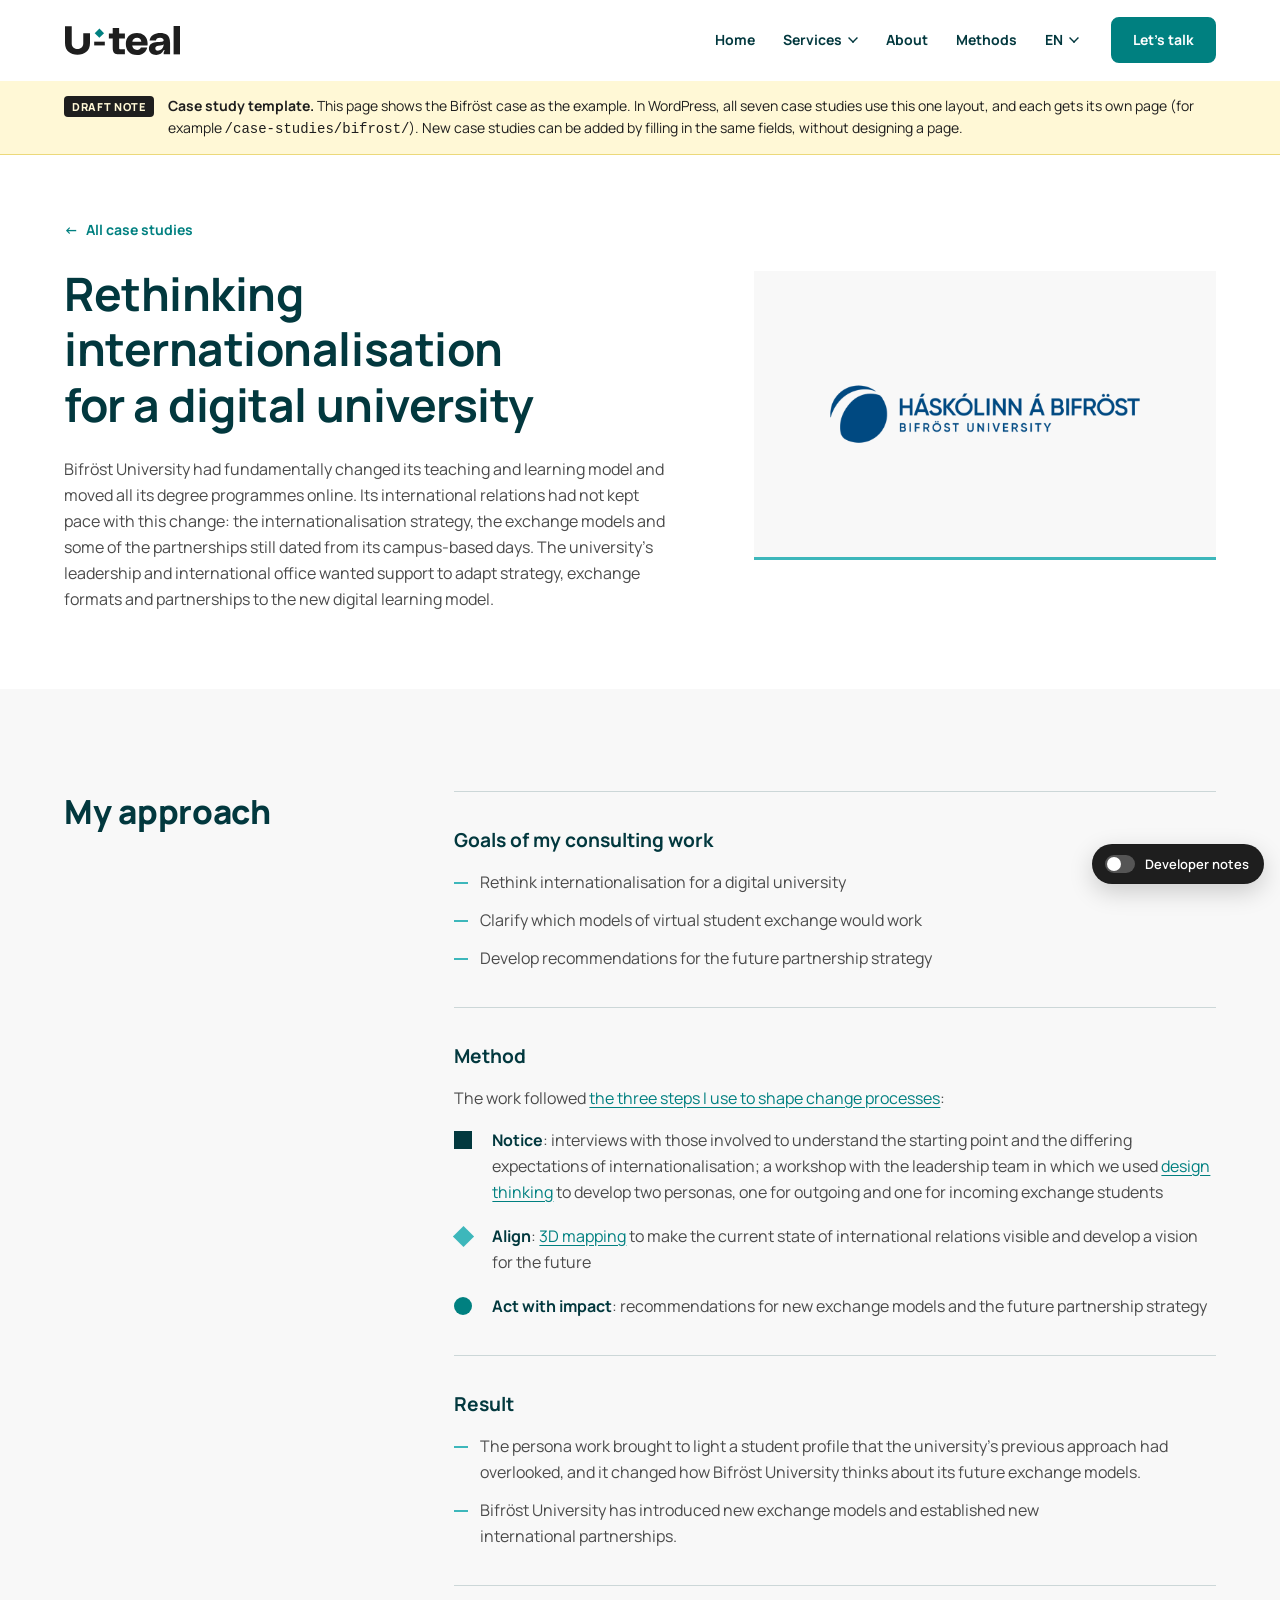
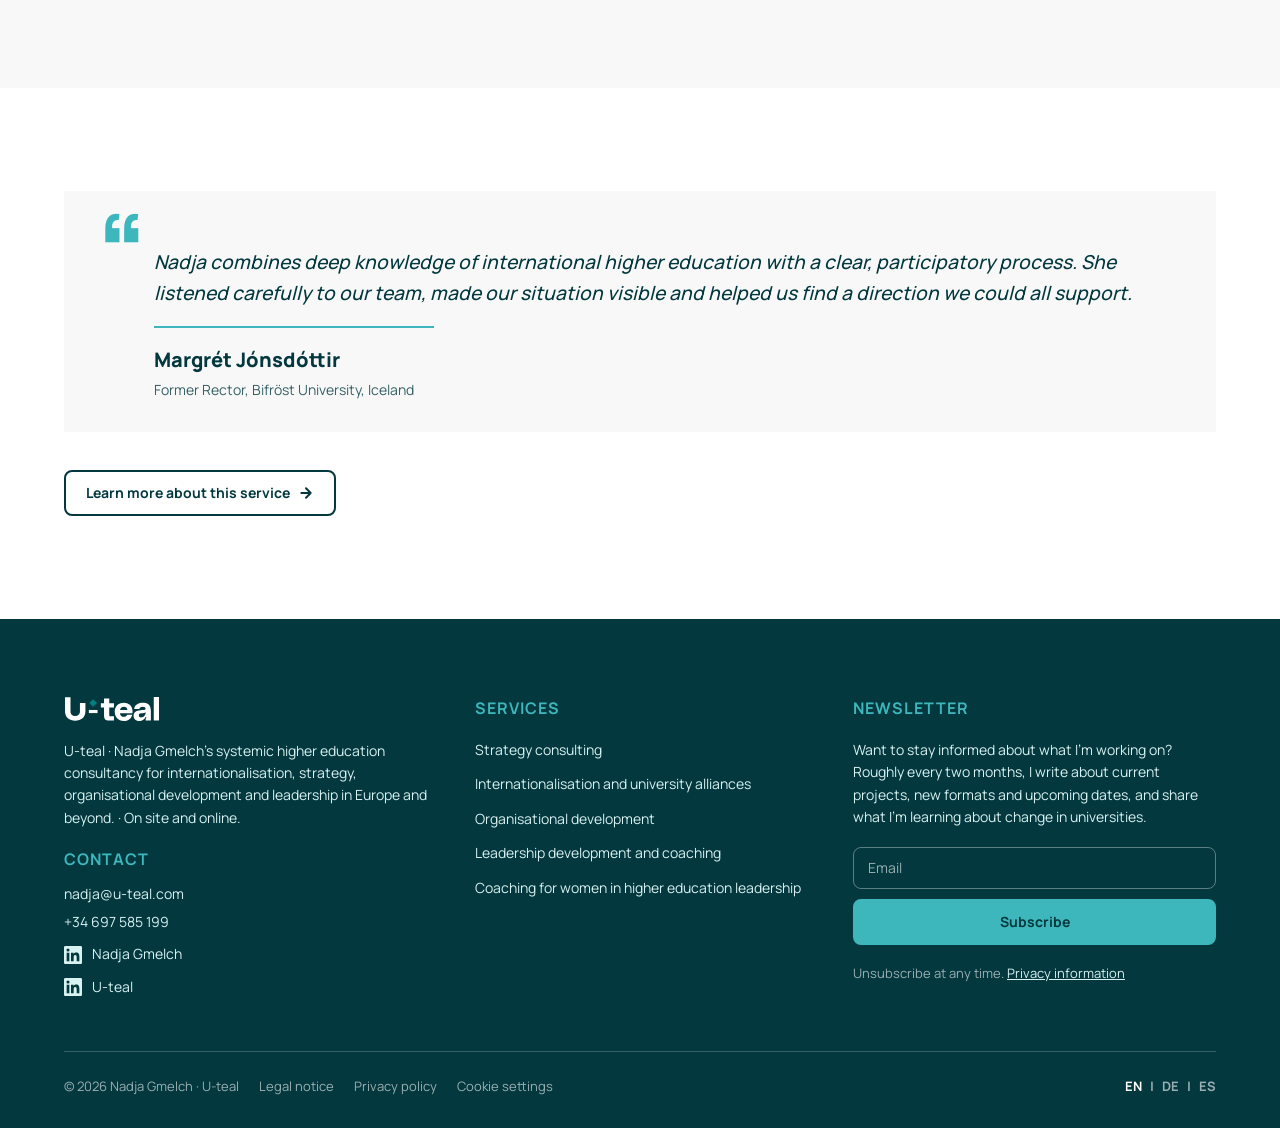
<file: case-study-detail.html>
<!DOCTYPE html>
<!--
================================================================================
  U-TEAL · Case study DETAIL TEMPLATE (EN) · example: Bifröst · HTML mockup — Draft 1
================================================================================
  Content: client doc "20261103_Case_Studies_EN" (PDF), "Detail block" of the
  Bifröst case. All 7 case studies use this one layout (WordPress: Theme
  Builder › Single › Case study). Headings: case title = H1 (agreed);
  "My approach" = H2 and "Goals / Method / Result" = H3 are our proposal
  (bold lines in the doc).
  CSS: assets/css/global.css + assets/css/case-studies.css
================================================================================
-->
<html lang="en">
  <head>
    <meta charset="utf-8" />
    <meta name="viewport" content="width=device-width, initial-scale=1" />

    <!-- SEO (Yoast: SEO title / Meta description / Social) -->
    <title>Rethinking internationalisation for a digital university | U-teal</title>
    <meta
      name="description"
      content="Bifröst University in Iceland had moved to fully online teaching, but its internationalisation strategy still dated from before the switch."
    />
    <meta property="og:type" content="article" />
    <meta property="og:title" content="Rethinking internationalisation for a digital university | U-teal" />
    <meta
      property="og:description"
      content="How Bifröst University adapted its internationalisation strategy, exchange models and partnerships to fully online teaching."
    />
    <meta property="og:image" content="assets/images/clients/bifrost.png" />

    <link rel="icon" type="image/png" href="assets/images/brand/mark-primary-bg-white-square.png" />
    <link rel="apple-touch-icon" href="assets/images/brand/mark-primary-bg-white-square.png" />

    <link rel="preconnect" href="https://fonts.googleapis.com" />
    <link rel="preconnect" href="https://fonts.gstatic.com" crossorigin />
    <link
      rel="stylesheet"
      href="https://fonts.googleapis.com/css2?family=Manrope:wght@300;400;500;600;700;800&display=swap"
    />

    <link rel="stylesheet" href="assets/css/global.css" />
    <link rel="stylesheet" href="assets/css/case-studies.css" />
  </head>

  <body>
    <!-- ======================================================================
         S01 · HEADER
         Elementor: Theme Builder › Header (sticky)
         Widgets: Site Logo (SVG) · Nav Menu (Home · Services ▾ · About ·
                  Methods) · Polylang language switcher (codes EN / DE / ES) · Button
         ====================================================================== -->
    <header class="site-header" id="top">
      <div class="dev-note">
        S01 · Theme Builder › Header (sticky) — Site Logo · Nav Menu with
        "Services" submenu · Polylang switcher as dropdown (EN ▾) · Button "Let's talk"
      </div>

      <div class="container site-header__inner">
        <a class="site-logo" href="index.html" aria-label="U-teal home">
          <img src="assets/images/brand/logo-uteal.svg" alt="U-teal" width="117" height="31" />
        </a>

        <!-- Mobile menu button (designer icon: bar · diamond · bar) -->
        <button
          class="menu-toggle"
          type="button"
          aria-label="Open menu"
          aria-expanded="false"
          aria-controls="site-nav"
        >
          <span class="menu-toggle__bar menu-toggle__bar--top"></span>
          <span class="menu-toggle__diamond"></span>
          <span class="menu-toggle__bar menu-toggle__bar--bottom"></span>
        </button>

        <nav class="site-nav" id="site-nav" aria-label="Main">
          <ul class="nav-list">
            <li><a class="nav-link" href="index.html">Home</a></li>

            <!-- Services dropdown (final wording tbc by client) -->
            <li>
              <button class="nav-link" type="button" aria-expanded="false" aria-controls="submenu-services" data-dropdown>
                Services <span class="nav-link__chev" aria-hidden="true"></span>
              </button>
              <ul class="submenu" id="submenu-services">
                <li><a href="internationalisation.html">Internationalisation and university alliances</a></li>
                <li><a href="strategy-consulting.html">Strategy consulting</a></li>
                <li><a href="organisational-development.html">Organisational development</a></li>
                <li><a href="leadership-development.html">Leadership development and coaching</a></li>
                <li class="submenu__divider" aria-hidden="true"></li>
                <li><a href="women-in-higher-education-leadership.html">Coaching for women in higher education leadership</a></li>
              </ul>
            </li>

            <li><a class="nav-link" href="about-me.html">About</a></li>
            <li><a class="nav-link" href="methods.html">Methods</a></li>

            <!-- Language switcher (Polylang, menu item "Displays as dropdown"):
                 current code + arrow, the other languages in the dropdown.
                 Scales to 4+ languages (feedback round 2, G1). No globe icon. -->
            <li class="lang">
              <button class="nav-link lang__btn" type="button" aria-expanded="false" aria-controls="submenu-lang" aria-label="Language: English. Change language" data-dropdown>
                EN <span class="nav-link__chev" aria-hidden="true"></span>
              </button>
              <ul class="submenu lang__menu" id="submenu-lang">
                <li><a href="methods.html" aria-current="true" lang="en">English</a></li>
                <li><a href="#" data-todo="/de/" lang="de">Deutsch</a></li>
                <li><a href="#" data-todo="/es/" lang="es">Español</a></li>
              </ul>
            </li>
          </ul>

          <a class="btn btn--primary" href="contact.html">Let’s talk</a>

          <!-- Elementor build notes for the mobile menu (visible with developer notes on, menu open) -->
          <div class="dev-note dev-note--inline">
            <strong>MOBILE MENU · Elementor Pro › Nav Menu widget</strong>
            <ul>
              <li>Layout: Horizontal · Breakpoint: Tablet (Site Settings › Layout › Breakpoints: Tablet = 999px).</li>
              <li>Mobile dropdown: Full width ON · Align: start · Toggle icon: custom SVG (bar · diamond · bar), colour #02383E, size 22px.</li>
              <li>Dropdown items: Manrope 16px/700 #02383E · padding 15px 0 · divider 1px #CCD7D8 · active: text #008080 + 3px left border.</li>
              <li>Submenu ("Services"): indicator chevron on the right · bg #F8F8F8 · items 15px/600 · padding 12px 16px.</li>
              <li>Languages: Polylang "Language switcher" menu item, "Displays as dropdown": parent shows the current code (EN ▾), sub-items the other languages. No flags, no globe icon (round 2, G1).</li>
              <li>"Let's talk": last menu item with CSS class <code>menu-cta</code> styled as a button (or hide the header button on mobile: the floating Let's talk is always visible).</li>
            </ul>
            <div class="dev-svgs">
              <p class="dev-svgs__label">SVG · Nav Menu › Toggle icon (normal / active)</p>
              <div class="dev-svgs__grid">
                <div class="dev-svg">
                  <img src="assets/images/svg/icon-menu.svg" alt="" width="28" height="28" />
                  <span class="dev-svg__name">icon-menu.svg</span>
                  <button class="copy-btn" type="button" data-copy>Copy</button>
                  <a class="copy-btn" href="assets/images/svg/icon-menu.svg" download>Download</a>
                  <code hidden>&lt;svg xmlns=&quot;http://www.w3.org/2000/svg&quot; viewBox=&quot;0 0 26 22&quot; width=&quot;26&quot; height=&quot;22&quot;&gt;&lt;rect x=&quot;0&quot; y=&quot;2&quot; width=&quot;22&quot; height=&quot;4&quot; fill=&quot;#02383E&quot;/&gt;&lt;rect x=&quot;9.5&quot; y=&quot;7.5&quot; width=&quot;7&quot; height=&quot;7&quot; transform=&quot;rotate(45 13 11)&quot; fill=&quot;#008080&quot;/&gt;&lt;rect x=&quot;4&quot; y=&quot;16&quot; width=&quot;22&quot; height=&quot;4&quot; fill=&quot;#02383E&quot;/&gt;&lt;/svg&gt;</code>
                </div>
                <div class="dev-svg">
                  <img src="assets/images/svg/icon-menu-close.svg" alt="" width="28" height="28" />
                  <span class="dev-svg__name">icon-menu-close.svg</span>
                  <button class="copy-btn" type="button" data-copy>Copy</button>
                  <a class="copy-btn" href="assets/images/svg/icon-menu-close.svg" download>Download</a>
                  <code hidden>&lt;svg xmlns=&quot;http://www.w3.org/2000/svg&quot; viewBox=&quot;0 0 22 22&quot; width=&quot;22&quot; height=&quot;22&quot;&gt;&lt;rect x=&quot;-2&quot; y=&quot;9&quot; width=&quot;26&quot; height=&quot;4&quot; transform=&quot;rotate(45 11 11)&quot; fill=&quot;#02383E&quot;/&gt;&lt;rect x=&quot;-2&quot; y=&quot;9&quot; width=&quot;26&quot; height=&quot;4&quot; transform=&quot;rotate(-45 11 11)&quot; fill=&quot;#02383E&quot;/&gt;&lt;/svg&gt;</code>
                </div>
              </div>
            </div>
          </div>
        </nav>
      </div>
    </header>
    <!-- /S01 · HEADER -->

    <!-- Mockup-only note (review drafts) — NOT part of the WordPress build -->
    <aside class="mockup-banner" aria-label="Note about this draft">
      <div class="container mockup-banner__inner">
        <span class="mockup-banner__tag">Draft note</span>
        <p>
          <strong>Case study template.</strong> This page shows the Bifröst case
          as the example. In WordPress, all seven case studies use this one
          layout, and each gets its own page (for example
          <code>/case-studies/bifrost/</code>). New case studies can be added
          by filling in the same fields, without designing a page.
        </p>
      </div>
    </aside>


    <!-- ======================================================================
         SEO BOX (developer only — copy-paste into Yoast for this page)
         ====================================================================== -->
    <aside class="seo-box dev-only" aria-label="SEO values for this page">
      <div class="seo-box__inner">
        <p class="seo-box__title">
          <span>SEO · Case study · Bifröst (EN) → Yoast SEO</span>
          <span>Slug: /case-studies/bifrost</span>
        </p>
        <dl>
          <dt>Title tag</dt>
          <dd data-count>Rethinking internationalisation for a digital university | U-teal</dd>
          <dd><button class="copy-btn" type="button">Copy</button></dd>

          <dt>Meta description</dt>
          <dd data-count>Bifröst University in Iceland had moved to fully online teaching, but its internationalisation strategy still dated from before the switch.</dd>
          <dd><button class="copy-btn" type="button">Copy</button></dd>

          <dt>OG title</dt>
          <dd data-count>Rethinking internationalisation for a digital university | U-teal</dd>
          <dd><button class="copy-btn" type="button">Copy</button></dd>

          <dt>OG description</dt>
          <dd data-count>How Bifröst University adapted its internationalisation strategy, exchange models and partnerships to fully online teaching.</dd>
          <dd><button class="copy-btn" type="button">Copy</button></dd>

          <dt>Slug</dt>
          <dd>/case-studies/bifrost (= the anchor name from the doc)</dd>
          <dd></dd>

          <dt>H1</dt>
          <dd>Rethinking internationalisation for a digital university</dd>
          <dd><button class="copy-btn" type="button">Copy</button></dd>
        </dl>

        <div class="seo-box__outline">
          <p class="seo-box__subtitle">
            Heading structure (H1 = case title, agreed; H2 "My approach" + H3 Goals/Method/Result = our proposal, bold lines in the doc)
          </p>
          <ol class="heading-outline" data-heading-outline></ol>
          <p class="seo-box__hint">
            No SEO block for the case pages in the doc → PROPOSAL: Yoast template for the post type "Case study": title = %%title%% | U-teal; meta = first sentence of the tile text (Excerpt), OG description = our summary (to confirm). Links on hold (client): none in the Bifröst detail text apart from the method links. Other cases: DAAD, CAPES, joyn-coop, European Commission, SA Dept. of Science and Technology, NORPART → plain text until the client sends the links; FAS, UAB and HK-dir use the links already on the site.
          </p>
        </div>
      </div>
    </aside>

    <main>
      <!-- Build notes (developer notes only) -->
      <div class="container dev-only">
        <div class="dev-note dev-note--inline">
          <strong>CASE STUDY · Theme Builder › Single › Case study (one template for all cases)</strong>
          <ul>
            <li><strong>S02</strong>: Text link "All case studies" → <code>/case-studies/#{slug}</code> (Dynamic tag: post slug as anchor) · Post Title (H1) · Text = custom field "Intro" (detail block opening paragraph) | Featured Image or custom field "Detail picture" (logo on white, or photo).</li>
            <li><strong>S03</strong>: H2 "My approach" (some cases: "Our approach" → custom field "Approach heading", default "Our approach") | <strong>Post Content</strong> (one per single template): Goals / Method / Result written in the WP editor as H3 + lists. The 3-step method list (Notice · Align · Act) only appears in the Bifröst case.</li>
            <li><strong>S04</strong>: Quote (fields: text, name, role; hide the container when empty — Display Conditions) · Button "Learn more about this service" (fields: URL; label fixed).</li>
            <li>Mobile/tablet: picture first (16:9), then text; approach = one column (H2 not sticky); quote with normal side padding.</li>
          </ul>
        </div>
      </div>

      <!-- ====================================================================
           S02 · HERO — back link (navigation aid, not in the doc) · H1 ·
           intro | picture ("Picture option" after the intro in the doc)
           Elementor: Container (row, 2 cols) › [Text link · Post Title H1 ·
                      Text (field "Intro")] | Image (logo tile)
           ==================================================================== -->
      <section class="cs-detail-hero">
        <div class="dev-note">S02 · back link (our addition, navigation aid) · H1 (32–48px/700) · intro | picture (client logo on a soft tile; "Picture option" — can be replaced by a photo later)</div>
        <div class="container cs-detail-hero__grid">
          <div class="cs-detail-hero__content">
            <a class="cs-back" href="case-studies.html#bifrost" data-extra>All case studies</a>
            <h1 class="cs-detail-hero__title">Rethinking internationalisation for a digital university</h1>
            <p class="body cs-detail-hero__intro">
              Bifröst University had fundamentally changed its teaching and
              learning model and moved all its degree programmes online. Its
              international relations had not kept pace with this change: the
              internationalisation strategy, the exchange models and some of
              the partnerships still dated from its campus-based days. The
              university’s leadership and international office wanted support
              to adapt strategy, exchange formats and partnerships to the new
              digital learning model.
            </p>
          </div>
          <figure class="cs-detail-hero__picture">
            <img src="assets/images/clients/bifrost.png" alt="Bifröst University" />
          </figure>
        </div>
      </section>
      <!-- /S02 · HERO -->

      <!-- ====================================================================
           S03 · APPROACH — H2 (sticky) | Goals · Method · Result
           Elementor: Container (grid 0.6fr 1.4fr, soft bg) › Heading H2
                      (sticky) | Post Content (H3 + lists)
           ==================================================================== -->
      <section class="section section--soft cs-approach">
        <div class="dev-note">S03 · H2 sticky | 3 blocks (H3 · dash list / step list), lines between blocks</div>
        <div class="container cs-approach__grid">
          <div class="cs-approach__head">
            <h2 class="h2">My approach</h2>
          </div>
          <div class="cs-approach__blocks">
            <div class="cs-block">
              <h3 class="h4">Goals of my consulting work</h3>
              <ul class="dash-list body">
                <li>Rethink internationalisation for a digital university</li>
                <li>Clarify which models of virtual student exchange would work</li>
                <li>Develop recommendations for the future partnership strategy</li>
              </ul>
            </div>

            <div class="cs-block">
              <h3 class="h4">Method</h3>
              <p class="body">
                The work followed
                <a href="index.html#how-i-work">the three steps I use to shape change processes</a>:
              </p>
              <ol class="cs-steps body" role="list">
                <li class="cs-step">
                  <span class="shape shape--square" aria-hidden="true"></span>
                  <p><strong>Notice</strong>: interviews with those involved to understand the starting point and the differing expectations of internationalisation; a workshop with the leadership team in which we used <a href="methods.html#design-thinking">design thinking</a> to develop two personas, one for outgoing and one for incoming exchange students</p>
                </li>
                <li class="cs-step">
                  <span class="shape shape--diamond" aria-hidden="true"></span>
                  <p><strong>Align</strong>: <a href="methods.html#3d-mapping">3D mapping</a> to make the current state of international relations visible and develop a vision for the future</p>
                </li>
                <li class="cs-step">
                  <span class="shape shape--circle" aria-hidden="true"></span>
                  <p><strong>Act with impact</strong>: recommendations for new exchange models and the future partnership strategy</p>
                </li>
              </ol>
            </div>

            <div class="cs-block">
              <h3 class="h4">Result</h3>
              <ul class="dash-list body">
                <li>The persona work brought to light a student profile that the university’s previous approach had overlooked, and it changed how Bifröst University thinks about its future exchange models.</li>
                <li>Bifröst University has introduced new exchange models and established new international partnerships.</li>
              </ul>
            </div>
          </div>
        </div>
      </section>
      <!-- /S03 · APPROACH -->

      <!-- ====================================================================
           S04 · QUOTE + SERVICE LINK
           Elementor: Container › testimonial (global 5.3c, fields) ·
                      Button outline "Learn more about this service"
           ==================================================================== -->
      <section class="section cs-outro">
        <div class="dev-note">S04 · quote (hidden when the case has none) · Button "Learn more about this service" → service page (field)</div>
        <div class="container">
          <figure class="testimonial testimonial--wide">
            <span class="testimonial__mark" aria-hidden="true">“</span>
            <blockquote class="testimonial__text">Nadja combines deep knowledge of international higher education with a clear, participatory process. She listened carefully to our team, made our situation visible and helped us find a direction we could all support.</blockquote>
            <figcaption class="testimonial__author">
              <span class="testimonial__name">Margrét Jónsdóttir</span>
              <span class="testimonial__role">Former Rector, Bifröst University, Iceland</span>
            </figcaption>
          </figure>
          <div class="cs-outro__cta">
            <a class="btn btn--outline btn--arrow" href="internationalisation.html">Learn more about this service</a>
          </div>
        </div>
      </section>
      <!-- /S04 · QUOTE + SERVICE LINK -->
    </main>

    <!-- ======================================================================
         S11 · FOOTER
         Elementor: Theme Builder › Footer
         Col 1: Site Logo (white SVG) · Text · Button
         Col 2: Nav Menu (services)
         Col 3: Text · Form (Pro: first name + email → Mailchimp/Brevo,
                double opt-in) · privacy note
         Bottom bar: copyright · legal links · contact · LinkedIn · EN|DE|ES
         ====================================================================== -->
    <footer class="site-footer">
      <div class="dev-note">
        S11 · Theme Builder › Footer — 3 cols (logo + text + contact ·
        services menu · newsletter form) + bottom bar (Polylang switcher)
      </div>
      <div class="dev-note dev-note--inline">
        <strong>FOOTER · build notes</strong>
        <ul>
          <li>No "Let's talk" button in the footer (round 2, F1).</li>
          <li>Contact: Heading (p) "Contact" · Icon List (email, phone; links mailto: / tel:).</li>
          <li>LinkedIn: Icon List with the LinkedIn icon + text "Nadja Gmelch" / "U-teal" only (no word "LinkedIn", round 2, F2). Set aria-label "LinkedIn: …" via Custom Attributes.</li>
          <li>Bottom bar language list: Polylang switcher widget, codes, separator "|".</li>
        </ul>
        <div class="dev-svgs">
          <p class="dev-svgs__label">SVG · LinkedIn icon (Icon List › Upload SVG)</p>
          <div class="dev-svgs__grid">
            <div class="dev-svg">
              <img src="assets/images/svg/icon-linkedin.svg" alt="" width="28" height="28" />
              <span class="dev-svg__name">icon-linkedin.svg</span>
              <button class="copy-btn" type="button" data-copy>Copy</button>
              <a class="copy-btn" href="assets/images/svg/icon-linkedin.svg" download>Download</a>
              <code hidden>&lt;svg xmlns=&quot;http://www.w3.org/2000/svg&quot; viewBox=&quot;0 0 24 24&quot; width=&quot;24&quot; height=&quot;24&quot;&gt;&lt;path fill=&quot;currentColor&quot; d=&quot;M20.45 20.45h-3.56v-5.57c0-1.33-.02-3.04-1.85-3.04-1.85 0-2.14 1.45-2.14 2.94v5.67H9.35V9h3.41v1.56h.05c.48-.9 1.64-1.85 3.37-1.85 3.6 0 4.27 2.37 4.27 5.46v6.28zM5.34 7.43a2.06 2.06 0 1 1 0-4.13 2.06 2.06 0 0 1 0 4.13zM7.12 20.45H3.56V9h3.56v11.45zM22.22 0H1.77C.79 0 0 .77 0 1.73v20.54C0 23.23.79 24 1.77 24h20.45c.98 0 1.78-.77 1.78-1.73V1.73C24 .77 23.2 0 22.22 0z&quot;/&gt;&lt;/svg&gt;</code>
            </div>
          </div>
        </div>
      </div>

      <div class="container">
        <div class="site-footer__cols">
          <!-- Column 1: about + contact (feedback F3: contact details moved here) -->
          <div class="site-footer__col">
            <a class="site-footer__logo" href="index.html" aria-label="U-teal home">
              <img src="assets/images/brand/logo-uteal-white.svg" alt="U-teal" width="96" height="26" />
            </a>
            <p>
              U-teal · Nadja Gmelch’s systemic higher education consultancy for
              internationalisation, strategy, organisational development and
              leadership in Europe and beyond. · On site and online.
            </p>
            <div class="site-footer__contact">
              <p class="site-footer__title">Contact</p>
              <ul class="site-footer__links">
                <li><a href="mailto:nadja@u-teal.com">nadja@u-teal.com</a></li>
                <li><a href="tel:+34697585199">+34 697 585 199</a></li>
              </ul>
              <!-- Elementor: Icon List (LinkedIn icon) or Social Icons + text -->
              <ul class="site-footer__social">
                <li>
                  <a href="https://www.linkedin.com/in/nadja-gmelch/" target="_blank" rel="noopener" aria-label="LinkedIn: Nadja Gmelch">
                    <svg viewBox="0 0 24 24" aria-hidden="true"><path fill="currentColor" d="M20.45 20.45h-3.56v-5.57c0-1.33-.02-3.04-1.85-3.04-1.85 0-2.14 1.45-2.14 2.94v5.67H9.35V9h3.41v1.56h.05c.48-.9 1.64-1.85 3.37-1.85 3.6 0 4.27 2.37 4.27 5.46v6.28zM5.34 7.43a2.06 2.06 0 1 1 0-4.13 2.06 2.06 0 0 1 0 4.13zM7.12 20.45H3.56V9h3.56v11.45zM22.22 0H1.77C.79 0 0 .77 0 1.73v20.54C0 23.23.79 24 1.77 24h20.45c.98 0 1.78-.77 1.78-1.73V1.73C24 .77 23.2 0 22.22 0z"/></svg>
                    Nadja Gmelch
                  </a>
                </li>
                <li>
                  <a href="https://www.linkedin.com/company/u-teal/" target="_blank" rel="noopener" aria-label="LinkedIn: U-teal">
                    <svg viewBox="0 0 24 24" aria-hidden="true"><path fill="currentColor" d="M20.45 20.45h-3.56v-5.57c0-1.33-.02-3.04-1.85-3.04-1.85 0-2.14 1.45-2.14 2.94v5.67H9.35V9h3.41v1.56h.05c.48-.9 1.64-1.85 3.37-1.85 3.6 0 4.27 2.37 4.27 5.46v6.28zM5.34 7.43a2.06 2.06 0 1 1 0-4.13 2.06 2.06 0 0 1 0 4.13zM7.12 20.45H3.56V9h3.56v11.45zM22.22 0H1.77C.79 0 0 .77 0 1.73v20.54C0 23.23.79 24 1.77 24h20.45c.98 0 1.78-.77 1.78-1.73V1.73C24 .77 23.2 0 22.22 0z"/></svg>
                    U-teal
                  </a>
                </li>
              </ul>
            </div>
          </div>

          <!-- Column 2 -->
          <div class="site-footer__col">
            <p class="site-footer__title">Services</p>
            <ul class="site-footer__links">
              <li><a href="strategy-consulting.html">Strategy consulting</a></li>
              <li><a href="internationalisation.html">Internationalisation and university alliances</a></li>
              <li><a href="organisational-development.html">Organisational development</a></li>
              <li><a href="leadership-development.html">Leadership development and coaching</a></li>
              <li><a href="women-in-higher-education-leadership.html">Coaching for women in higher education leadership</a></li>
            </ul>
          </div>

          <!-- Column 3: newsletter (email only, feedback F1) -->
          <div class="site-footer__col site-footer__col--newsletter">
            <p class="site-footer__title">Newsletter</p>
            <p>
              Want to stay informed about what I’m working on? Roughly every two
              months, I write about current projects, new formats and upcoming
              dates, and share what I’m learning about change in universities.
            </p>
            <form class="footer-form" action="#" onsubmit="return false;">
              <label class="sr-only" for="nl-email">Email</label>
              <input id="nl-email" type="email" placeholder="Email" autocomplete="email" required />
              <button class="btn btn--accent" type="submit">Subscribe</button>
            </form>
            <p class="footer-form__note">
              Unsubscribe at any time.
              <a href="#" data-todo="/privacy-policy">Privacy information</a>
            </p>

            <div class="dev-note dev-note--inline">
              <strong>FORM · Elementor Pro › Form widget</strong>
              <ul>
                <li>Fields: Email only (required, 100%) + Submit (100% = same width as the field, desktop and mobile; feedback F1/F2/MO2).</li>
                <li>Action: Brevo (client's provider) with double opt-in ON (GDPR/DE): Brevo plugin or webhook.</li>
                <li>Spam: honeypot ON + hCaptcha (free "hCaptcha for WP" plugin, supports Elementor Pro forms). No reCAPTCHA.</li>
                <li>Field: transparent bg · border 1px rgba(255,255,255,.35) · radius 8px · padding 11px 14px · Manrope 14px · text #FFF · placeholder #9AAFB2.</li>
                <li>Button: bg #3DB7BB · text #02383E · 14px/700 · padding 12px 20px · radius 8px · hover bg #FFF.</li>
                <li>Polylang: translate the success message + privacy link in DE/ES.</li>
              </ul>
            </div>
          </div>
        </div>

        <!-- Bottom bar -->
        <div class="site-footer__bottom">
          <ul class="site-footer__meta">
            <li>© <span class="js-year">2026</span> Nadja Gmelch · U-teal</li>
            <li><a href="#" data-todo="/legal-notice">Legal notice</a></li>
            <li><a href="#" data-todo="/privacy-policy">Privacy policy</a></li>
            <li><a href="#" data-todo="cookie-settings">Cookie settings</a></li>
          </ul>
          <!-- Polylang: each link points to the same page in the other language -->
          <nav class="site-footer__lang" aria-label="Language">
            <a href="methods.html" aria-current="true">EN</a> |
            <a href="#" data-todo="/de/">DE</a> |
            <a href="#" data-todo="/es/">ES</a>
          </nav>
        </div>
      </div>
    </footer>
    <!-- /S11 · FOOTER -->

    <!-- ======================================================================
         FLOATING "LET'S TALK" (mobile / tablet only — feedback G1; desktop uses the header button)
         Elementor: Pro Popup (bottom bar, all pages, no close button) or a
         fixed Container. Triangle = SVG/shape behind the button.
         ====================================================================== -->
    <div class="float-cta">
      <a class="btn btn--primary" href="contact.html">Let’s talk</a>
    </div>

    <!-- Scripts: menus, developer notes, SEO copy buttons, footer year -->
    <script src="assets/js/main.js" defer></script>
  </body>
</html>
</file>
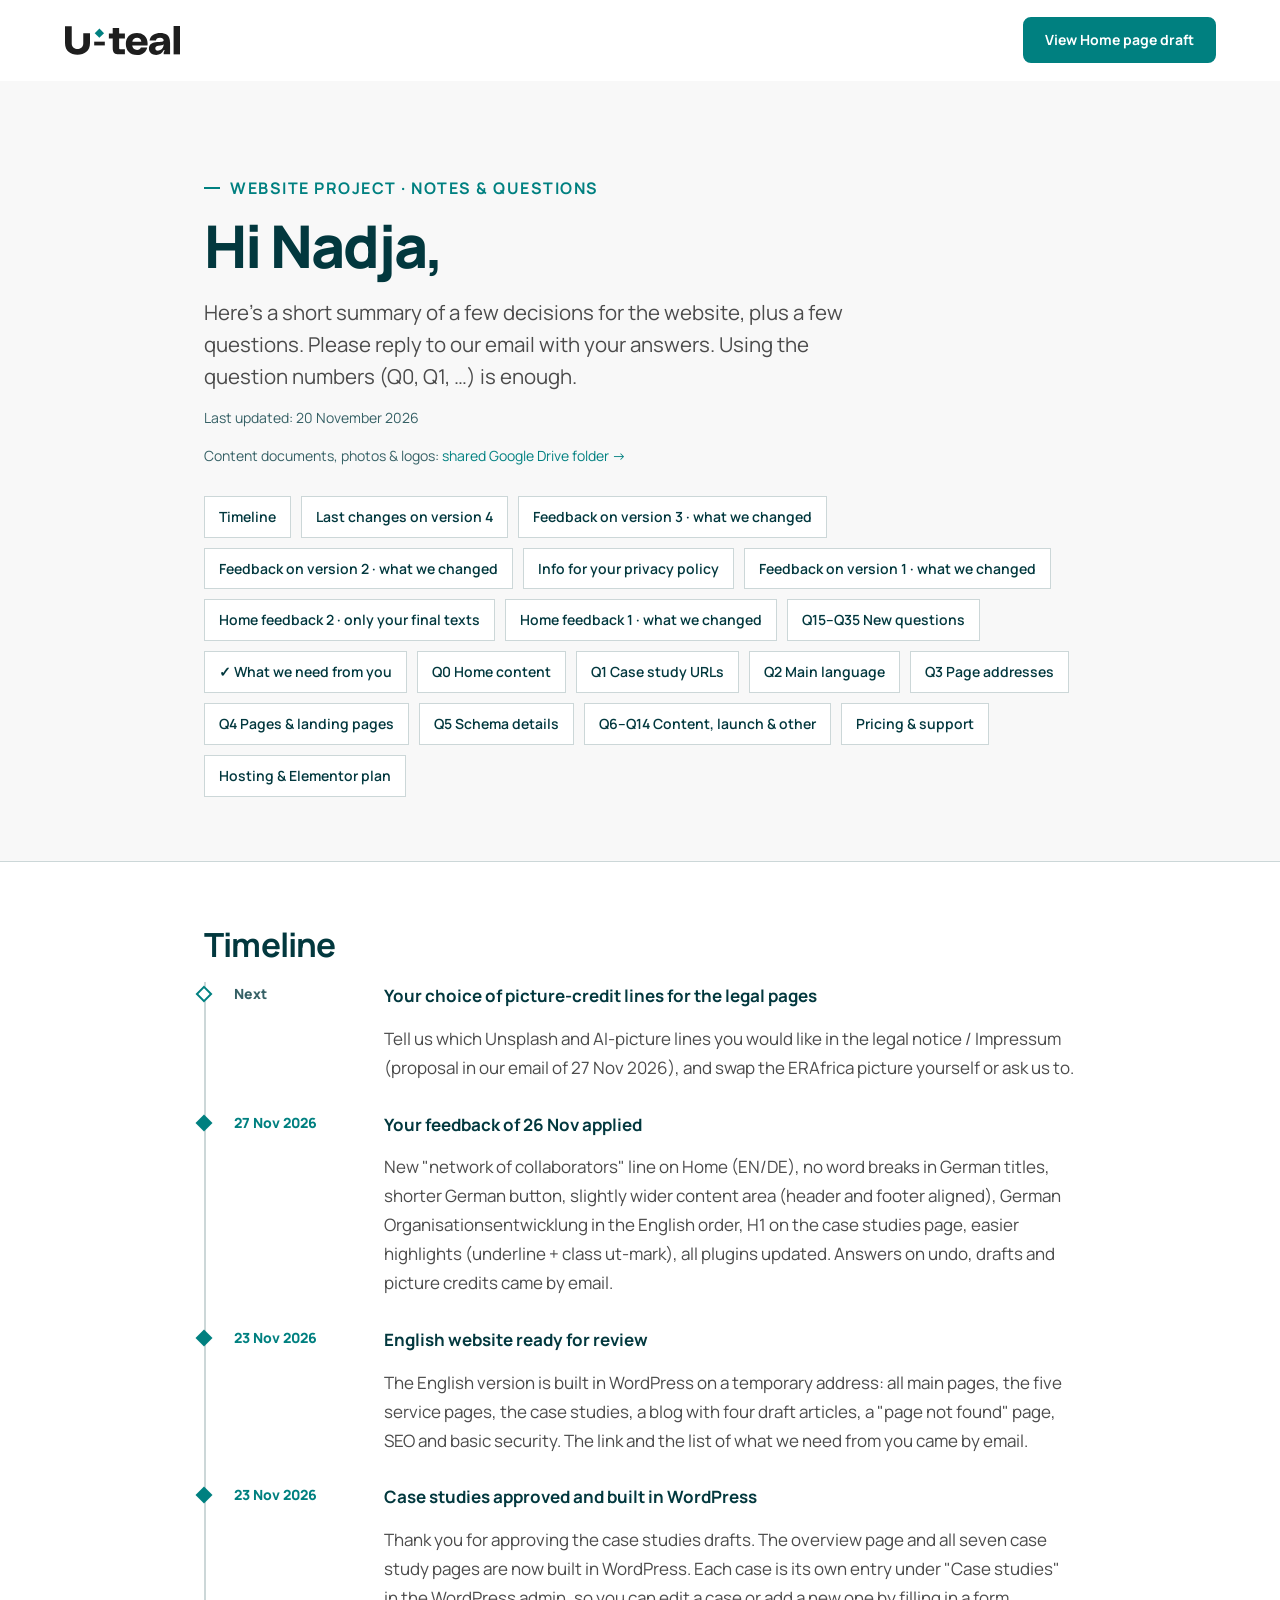
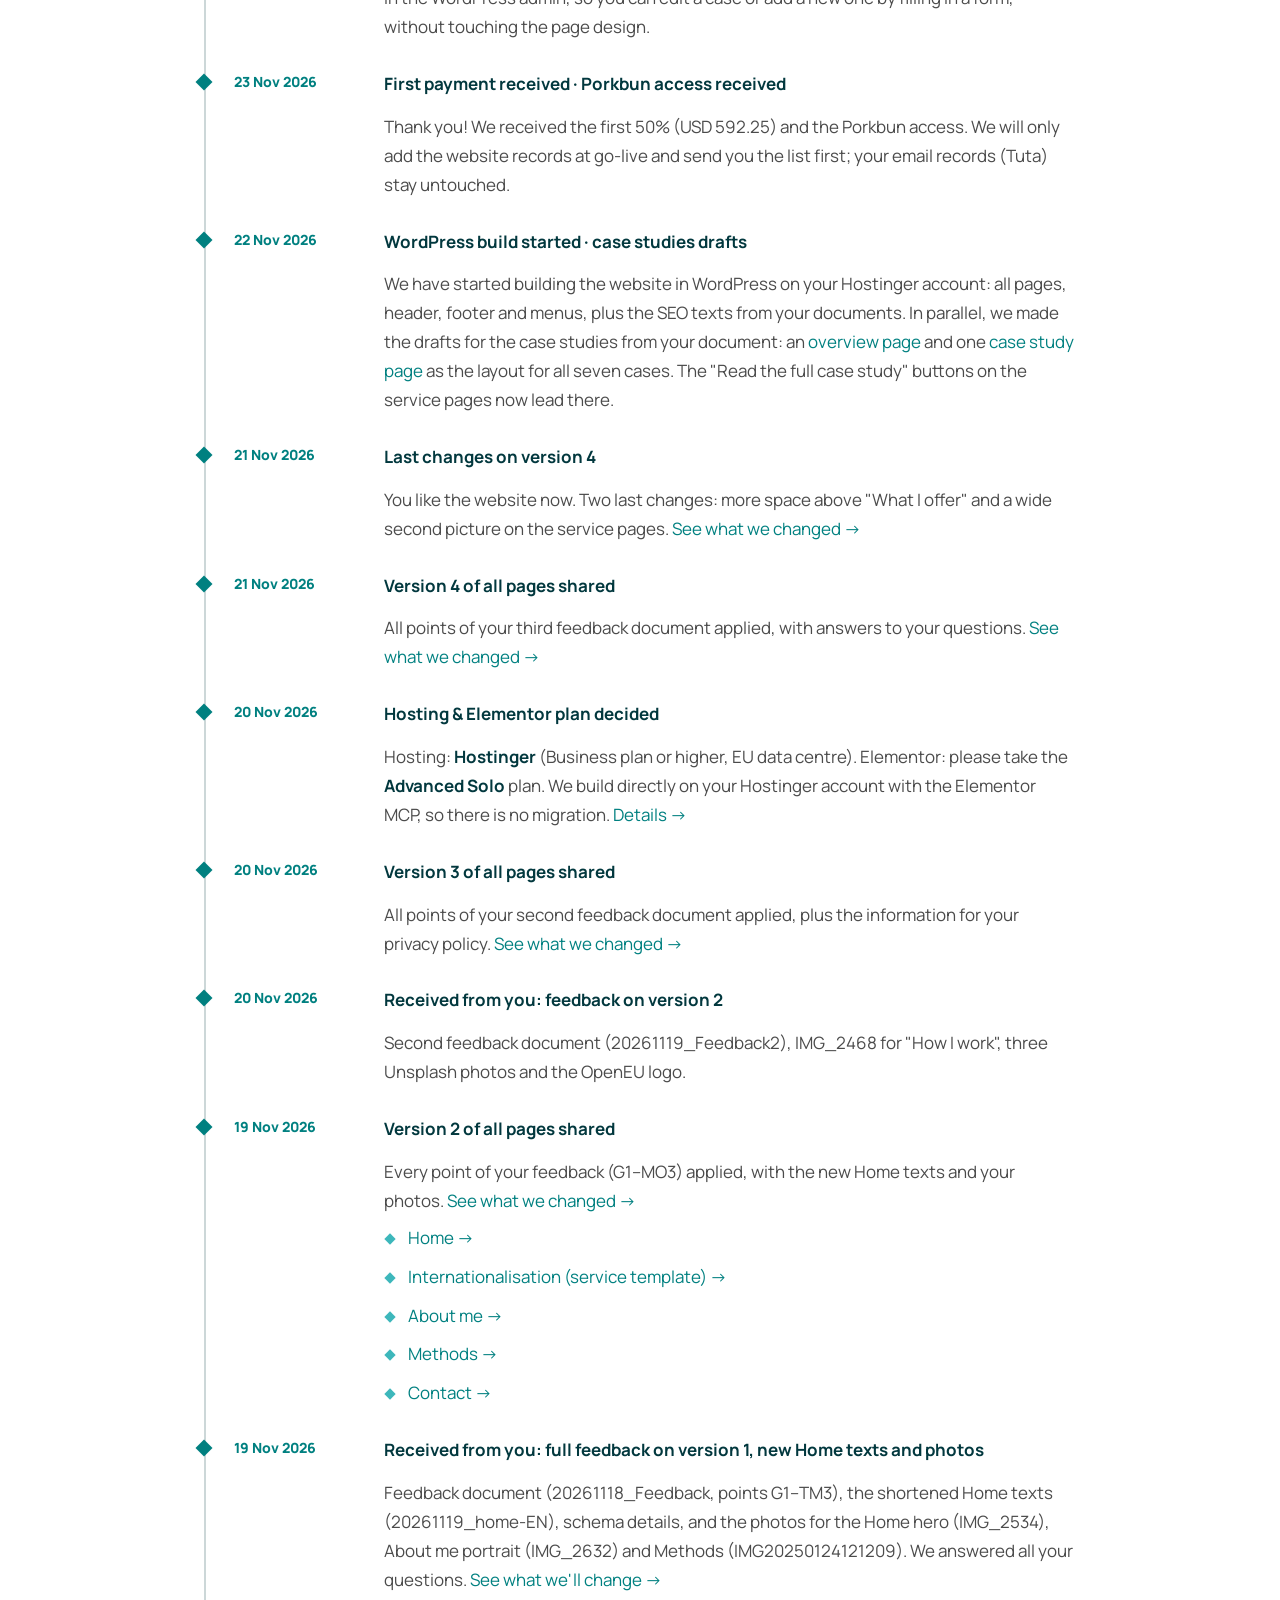
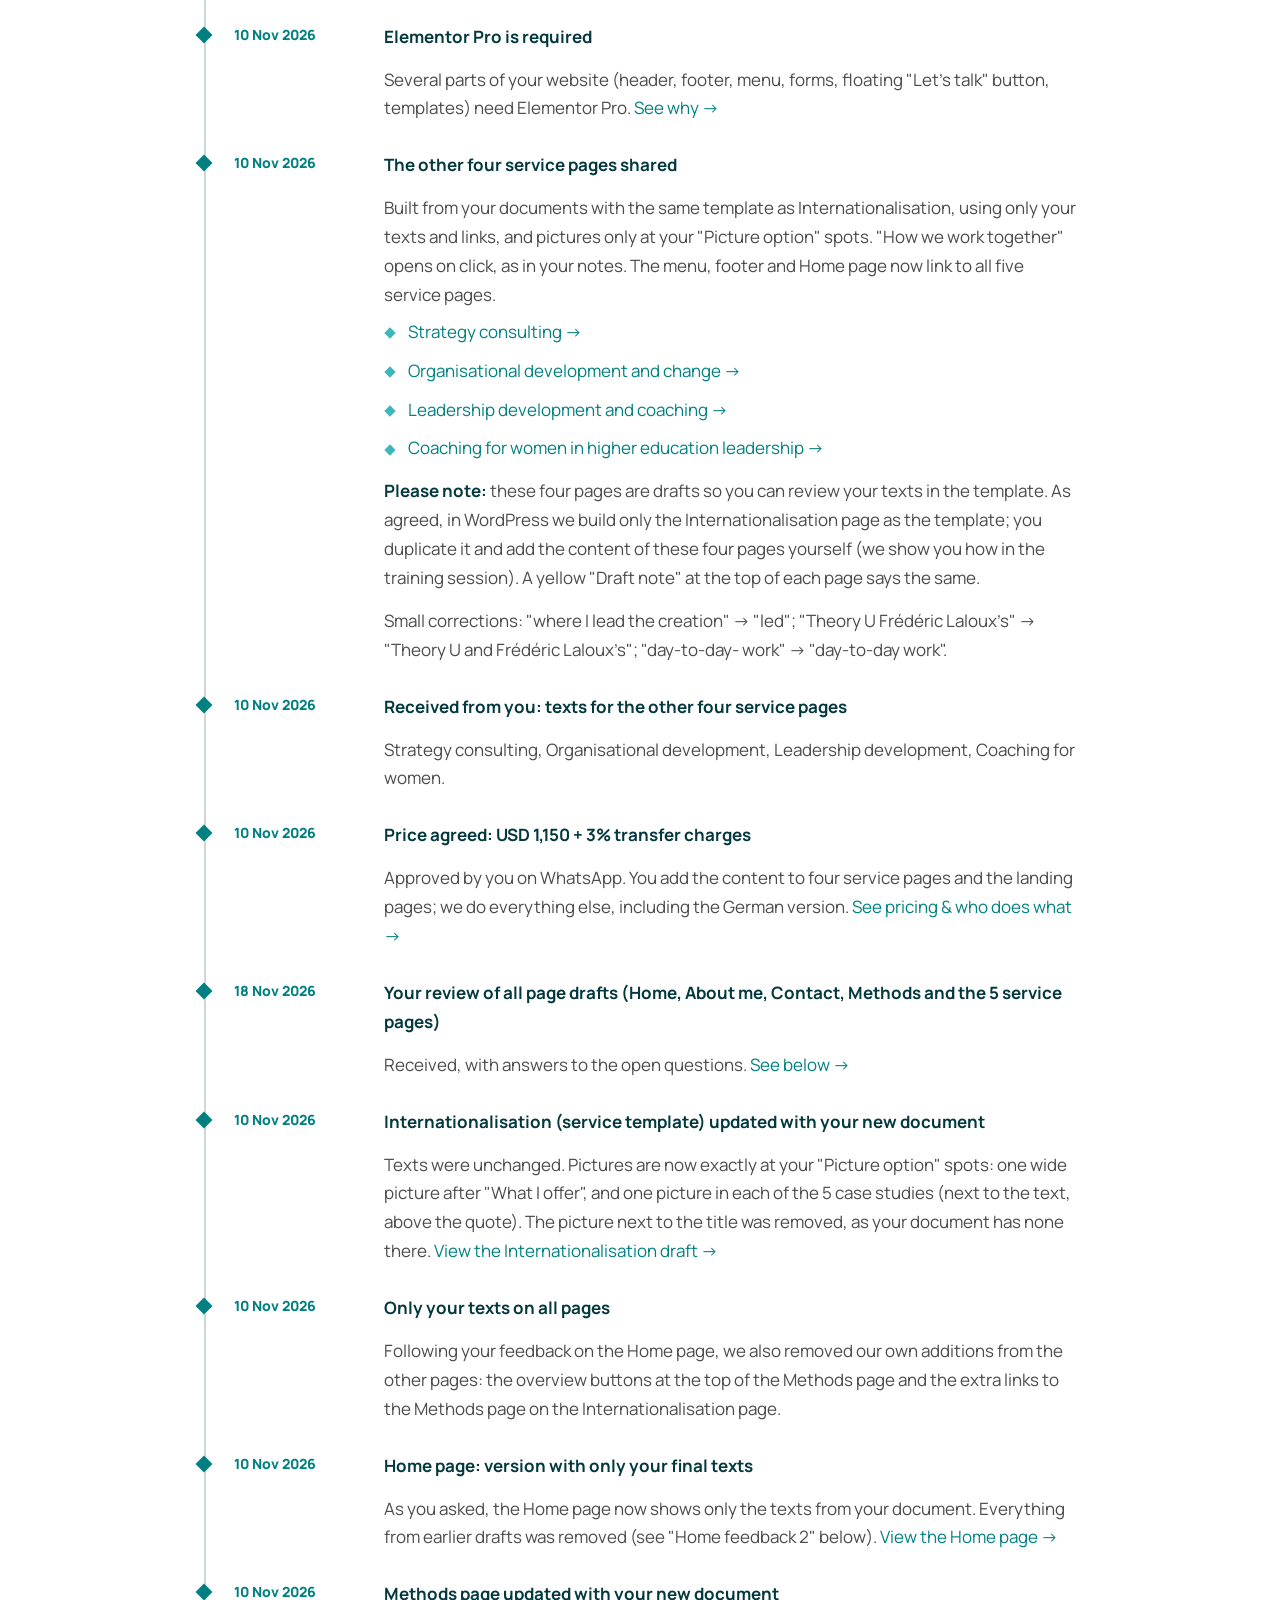
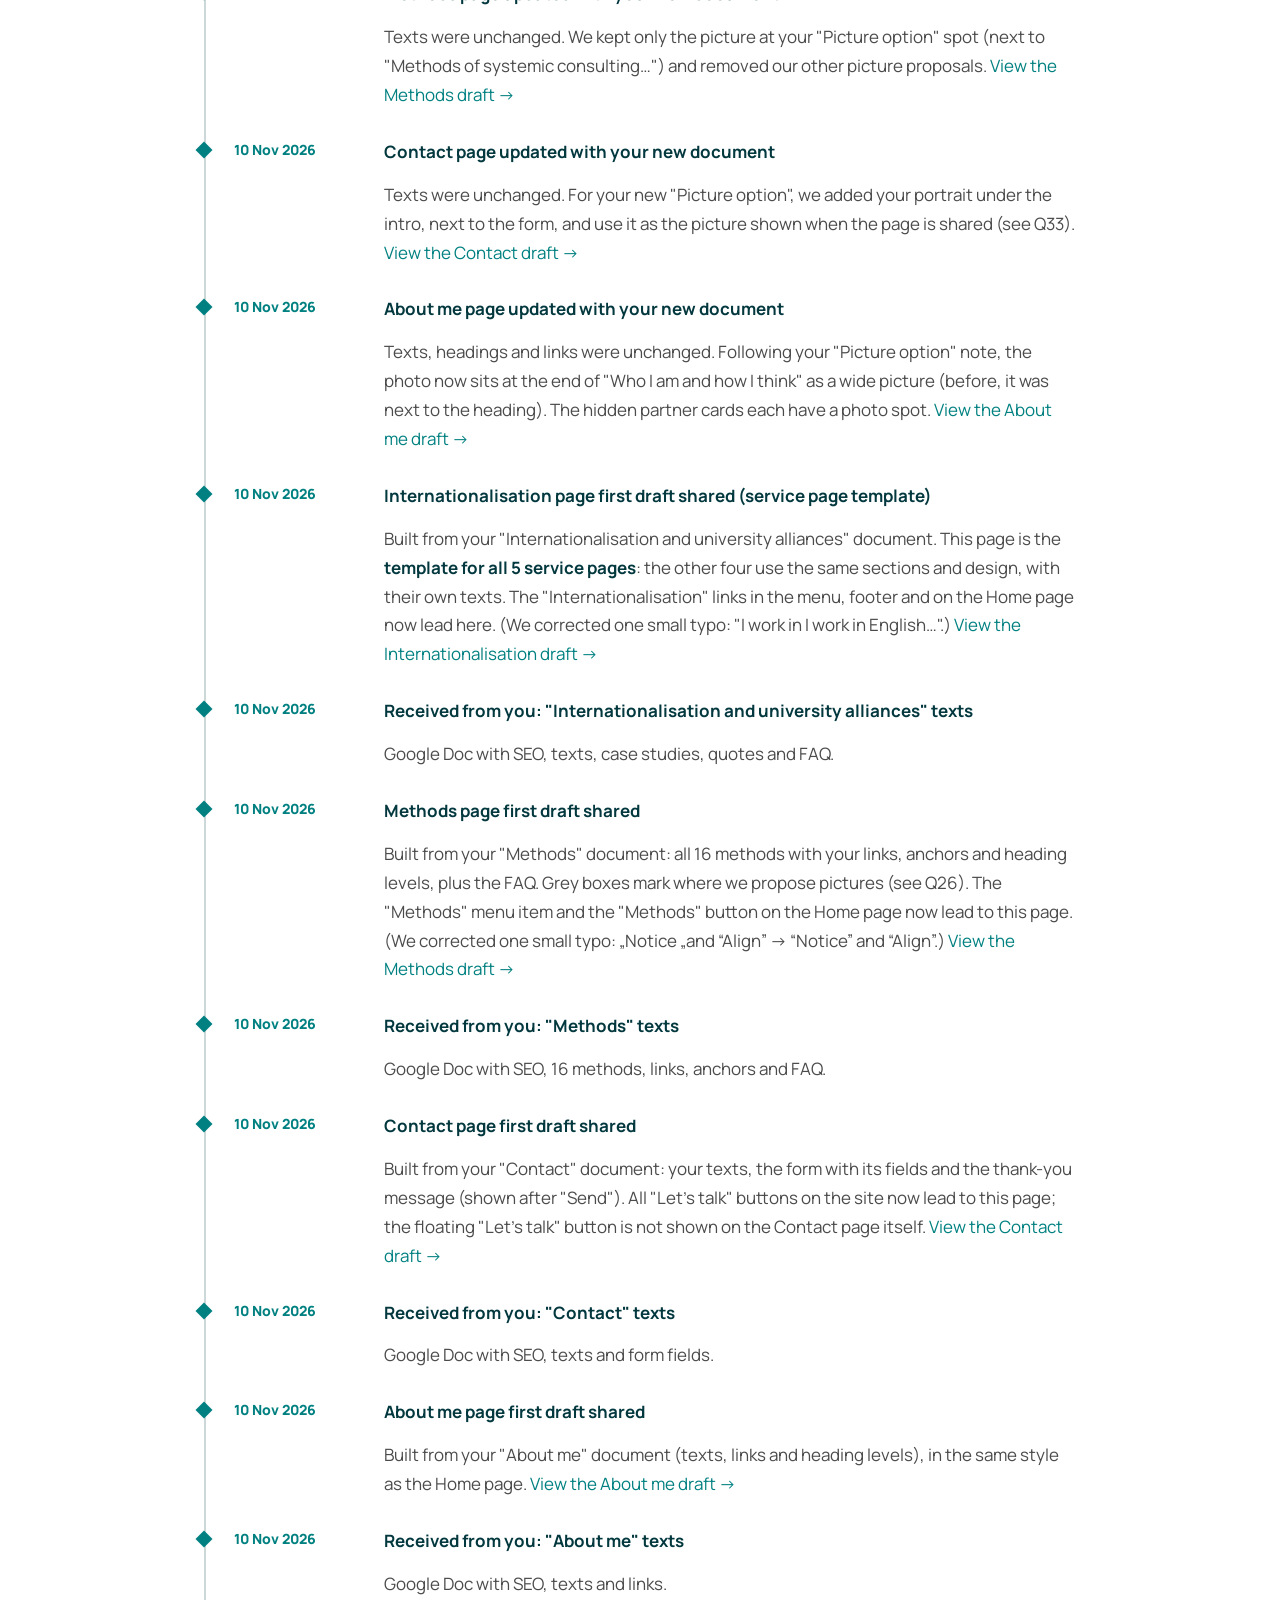
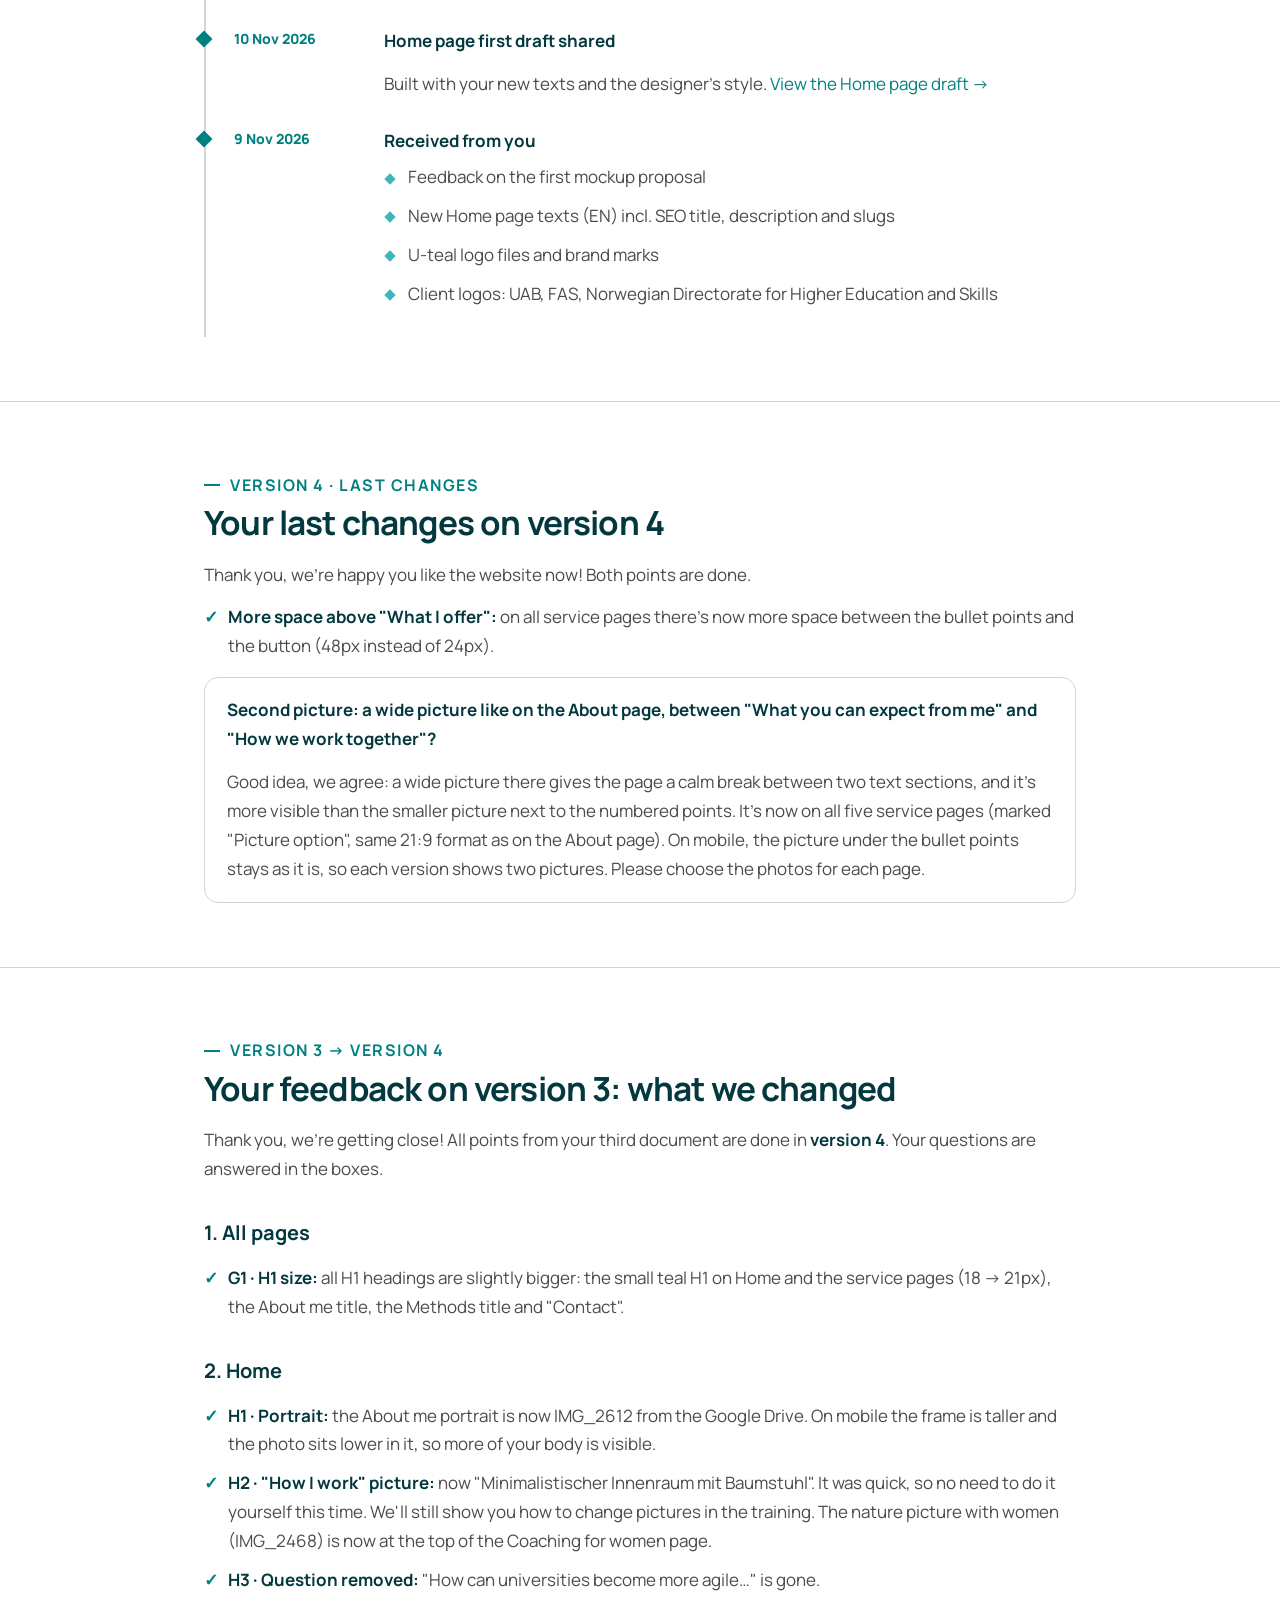
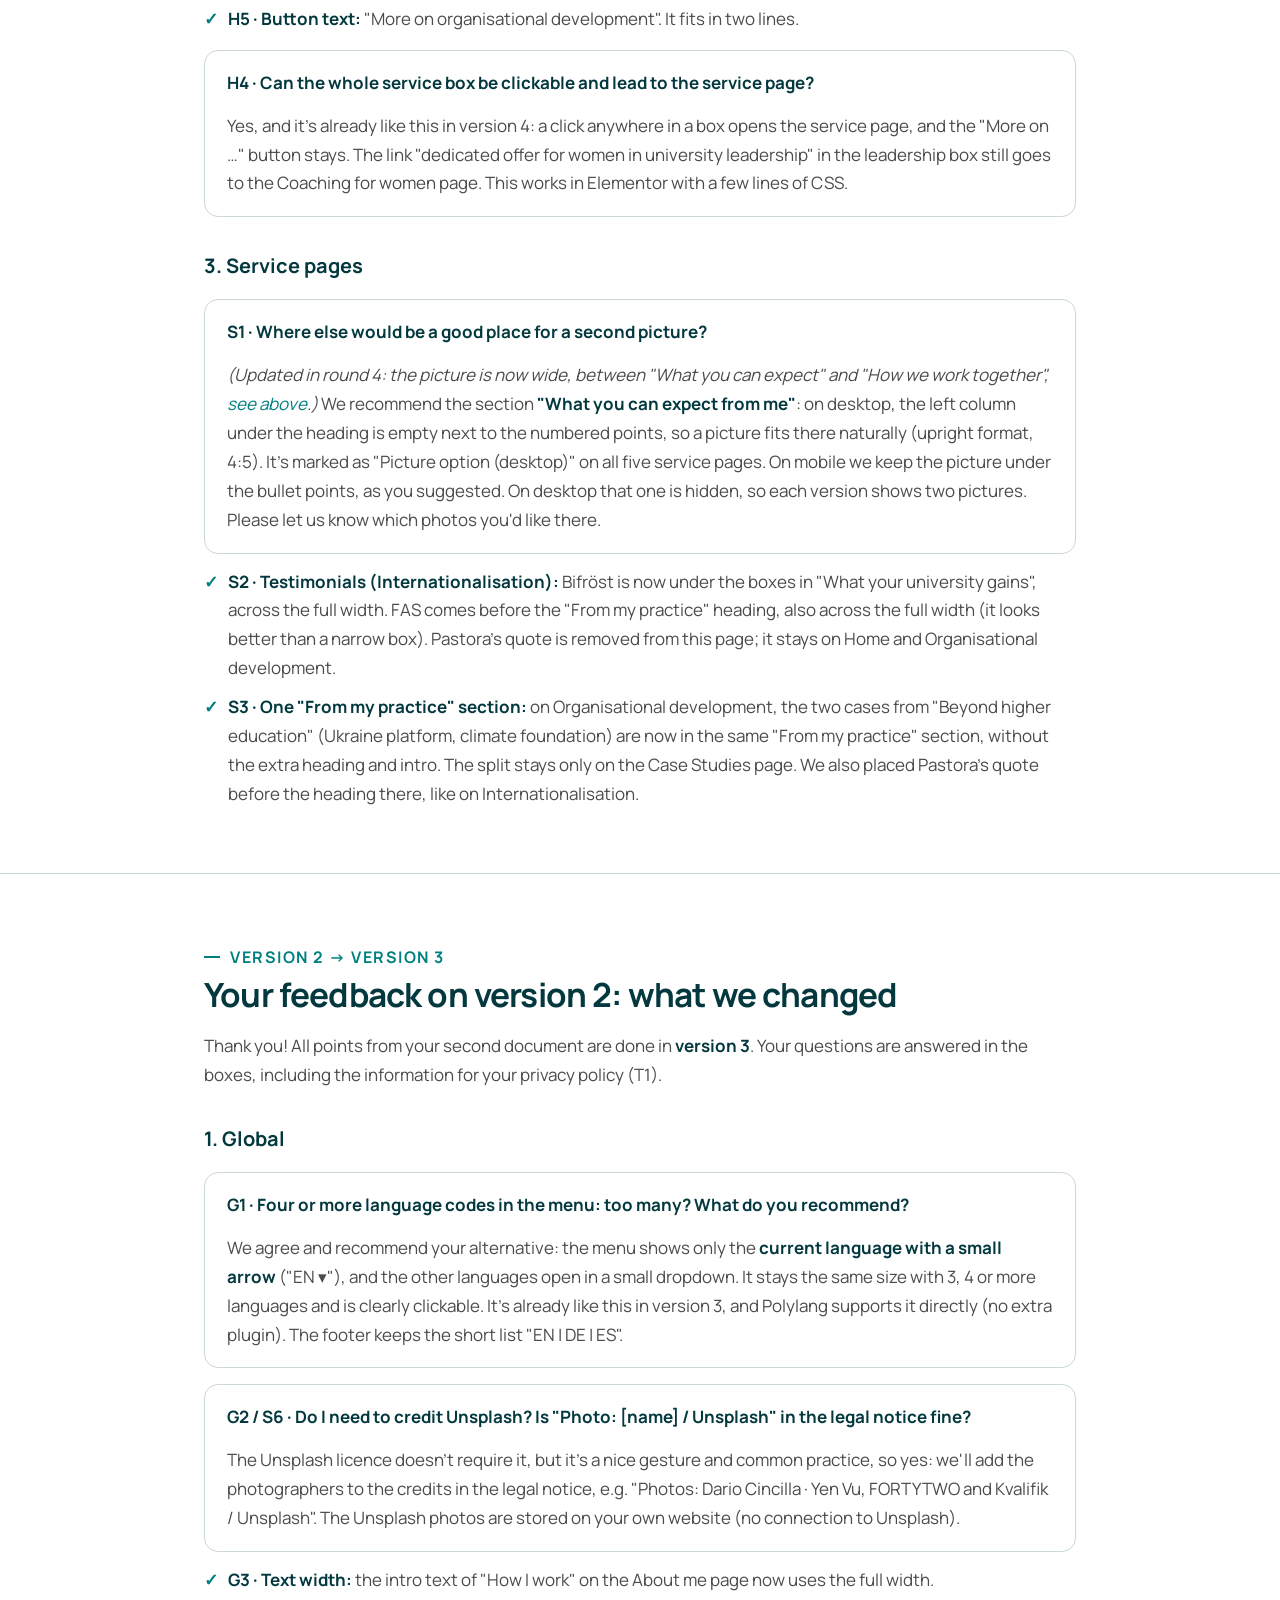
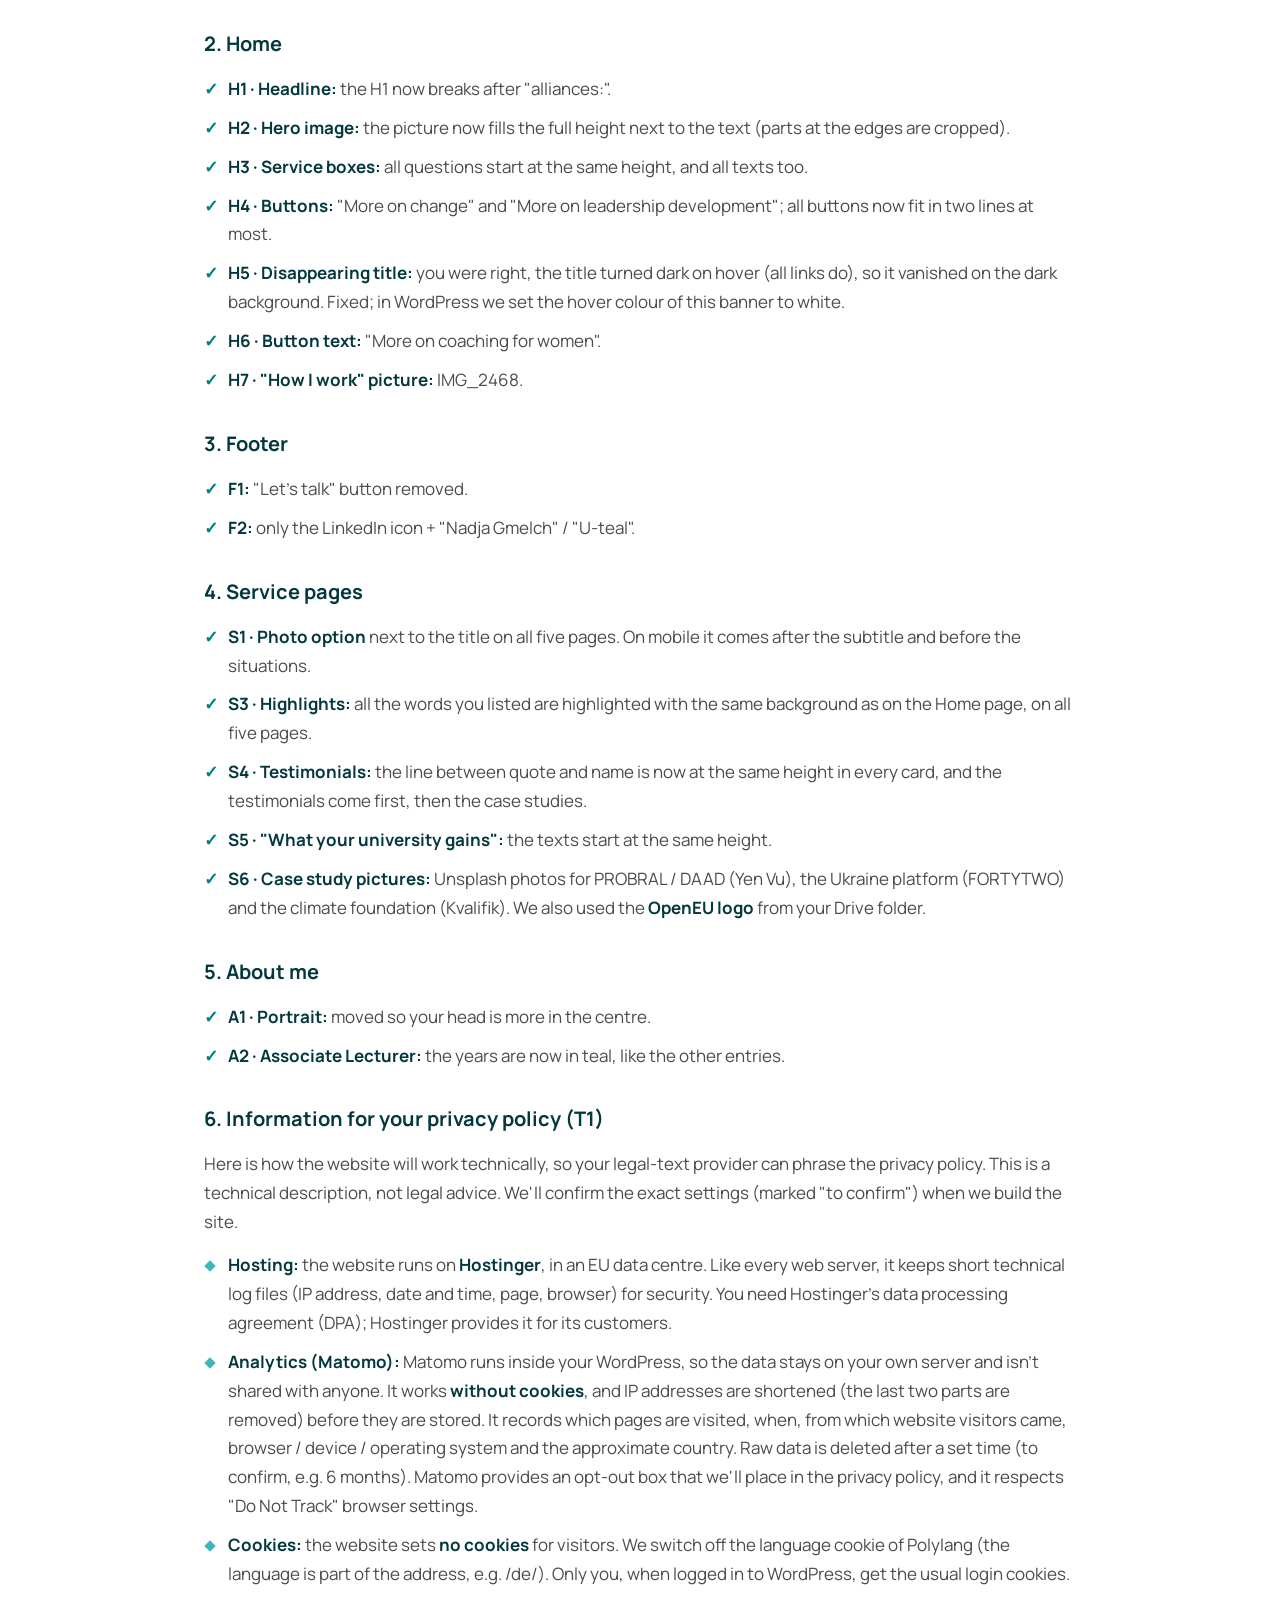
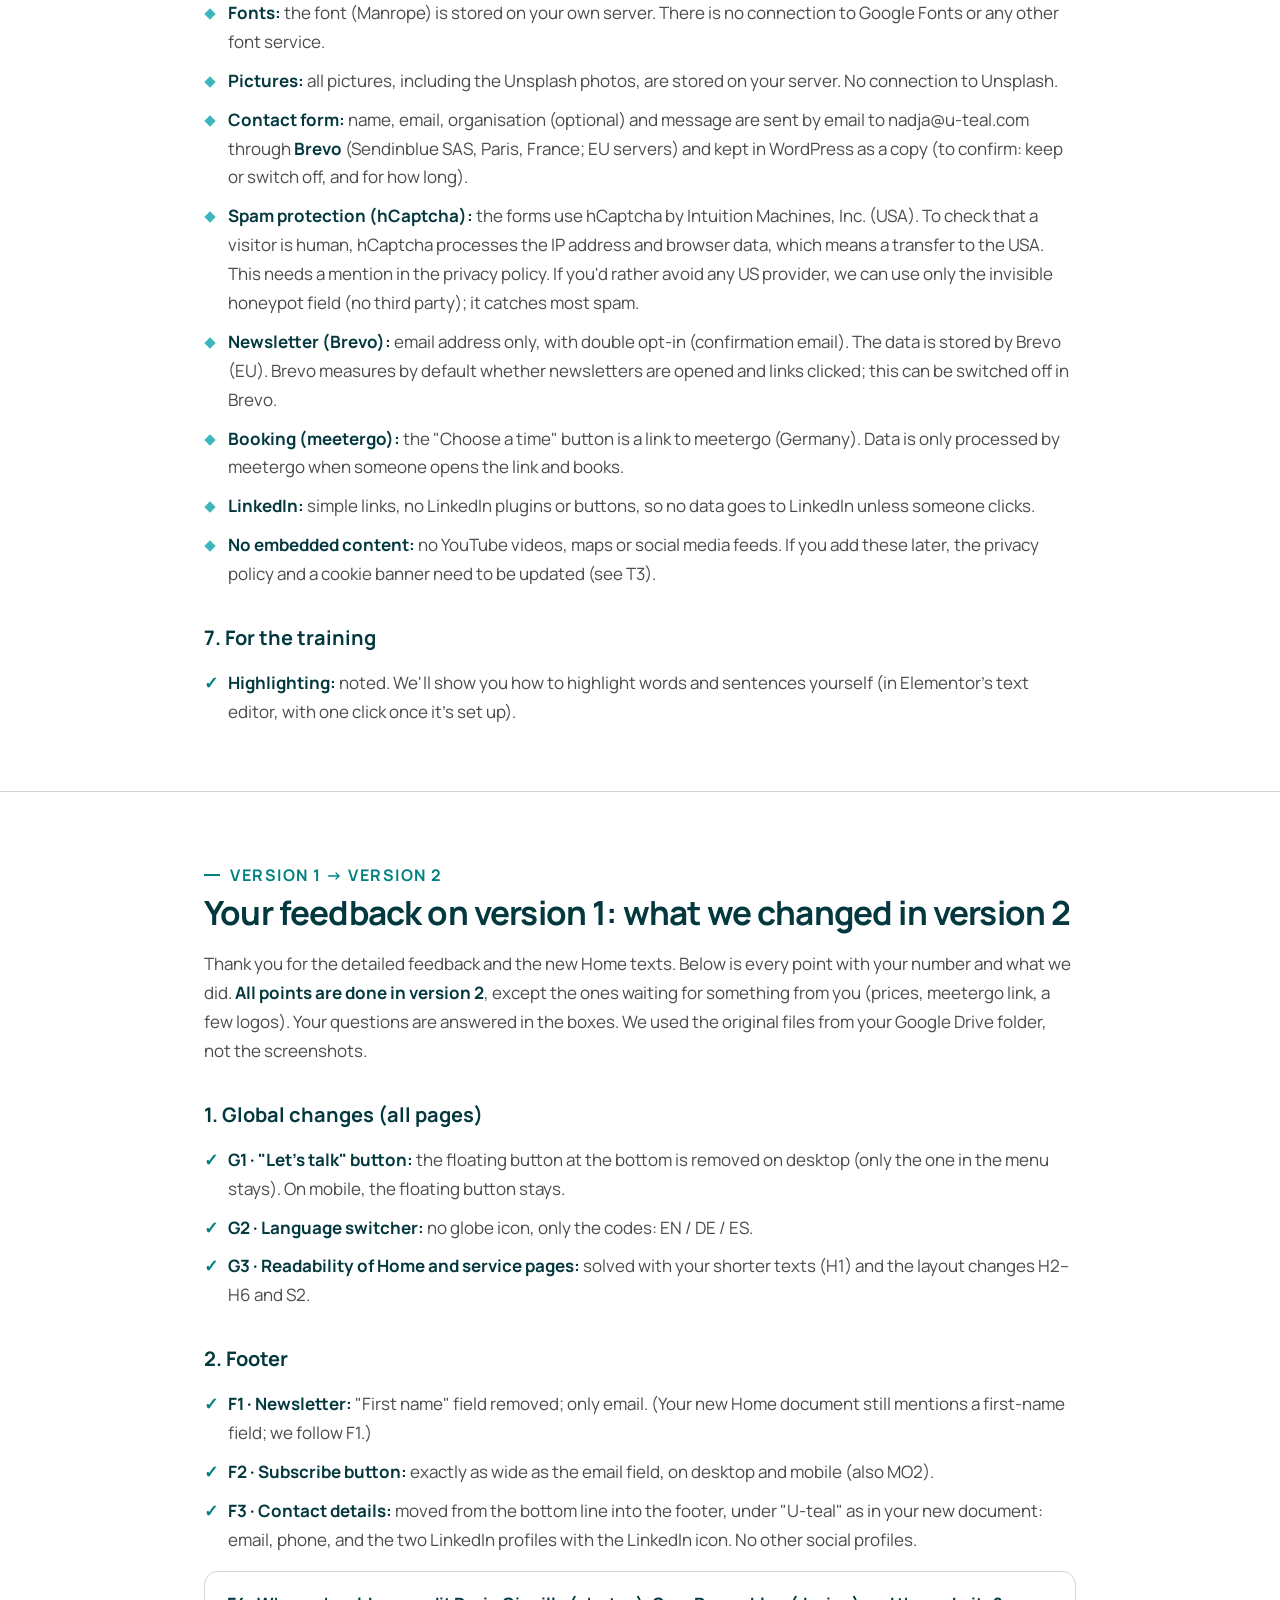
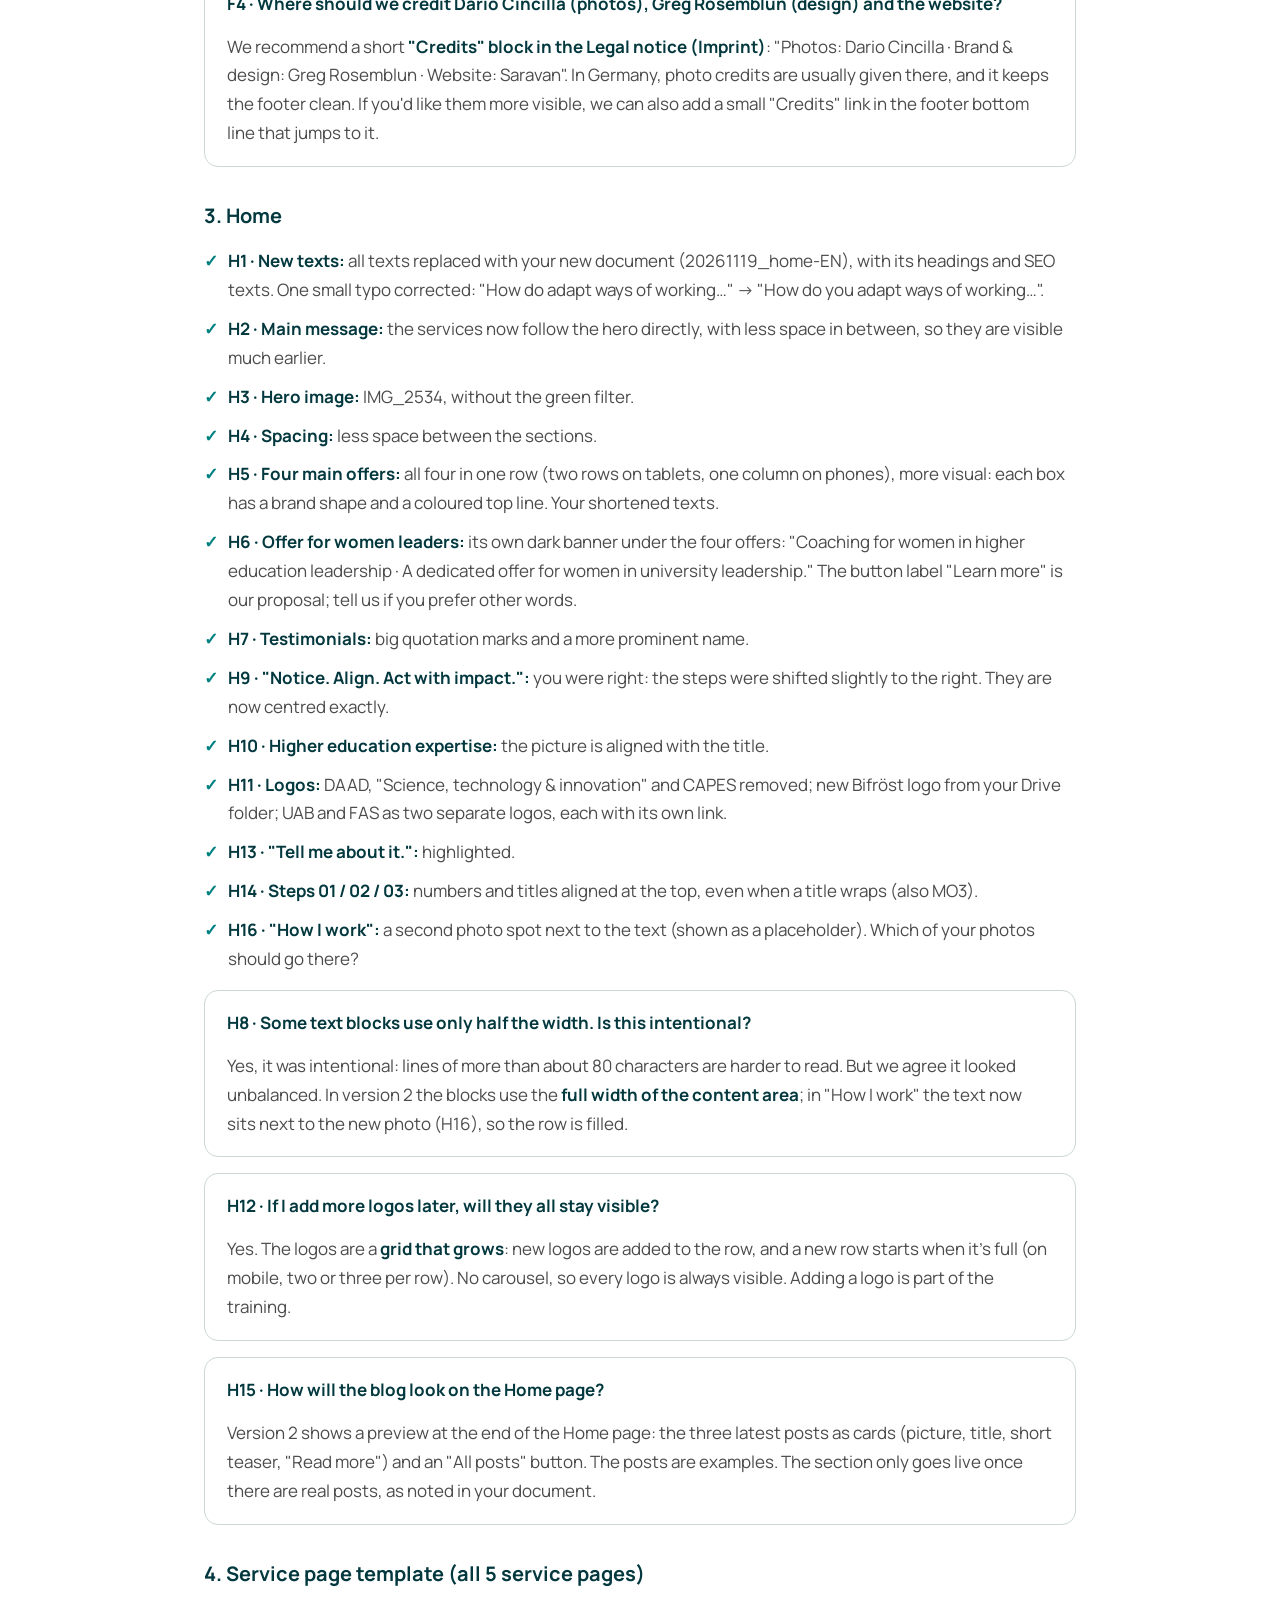
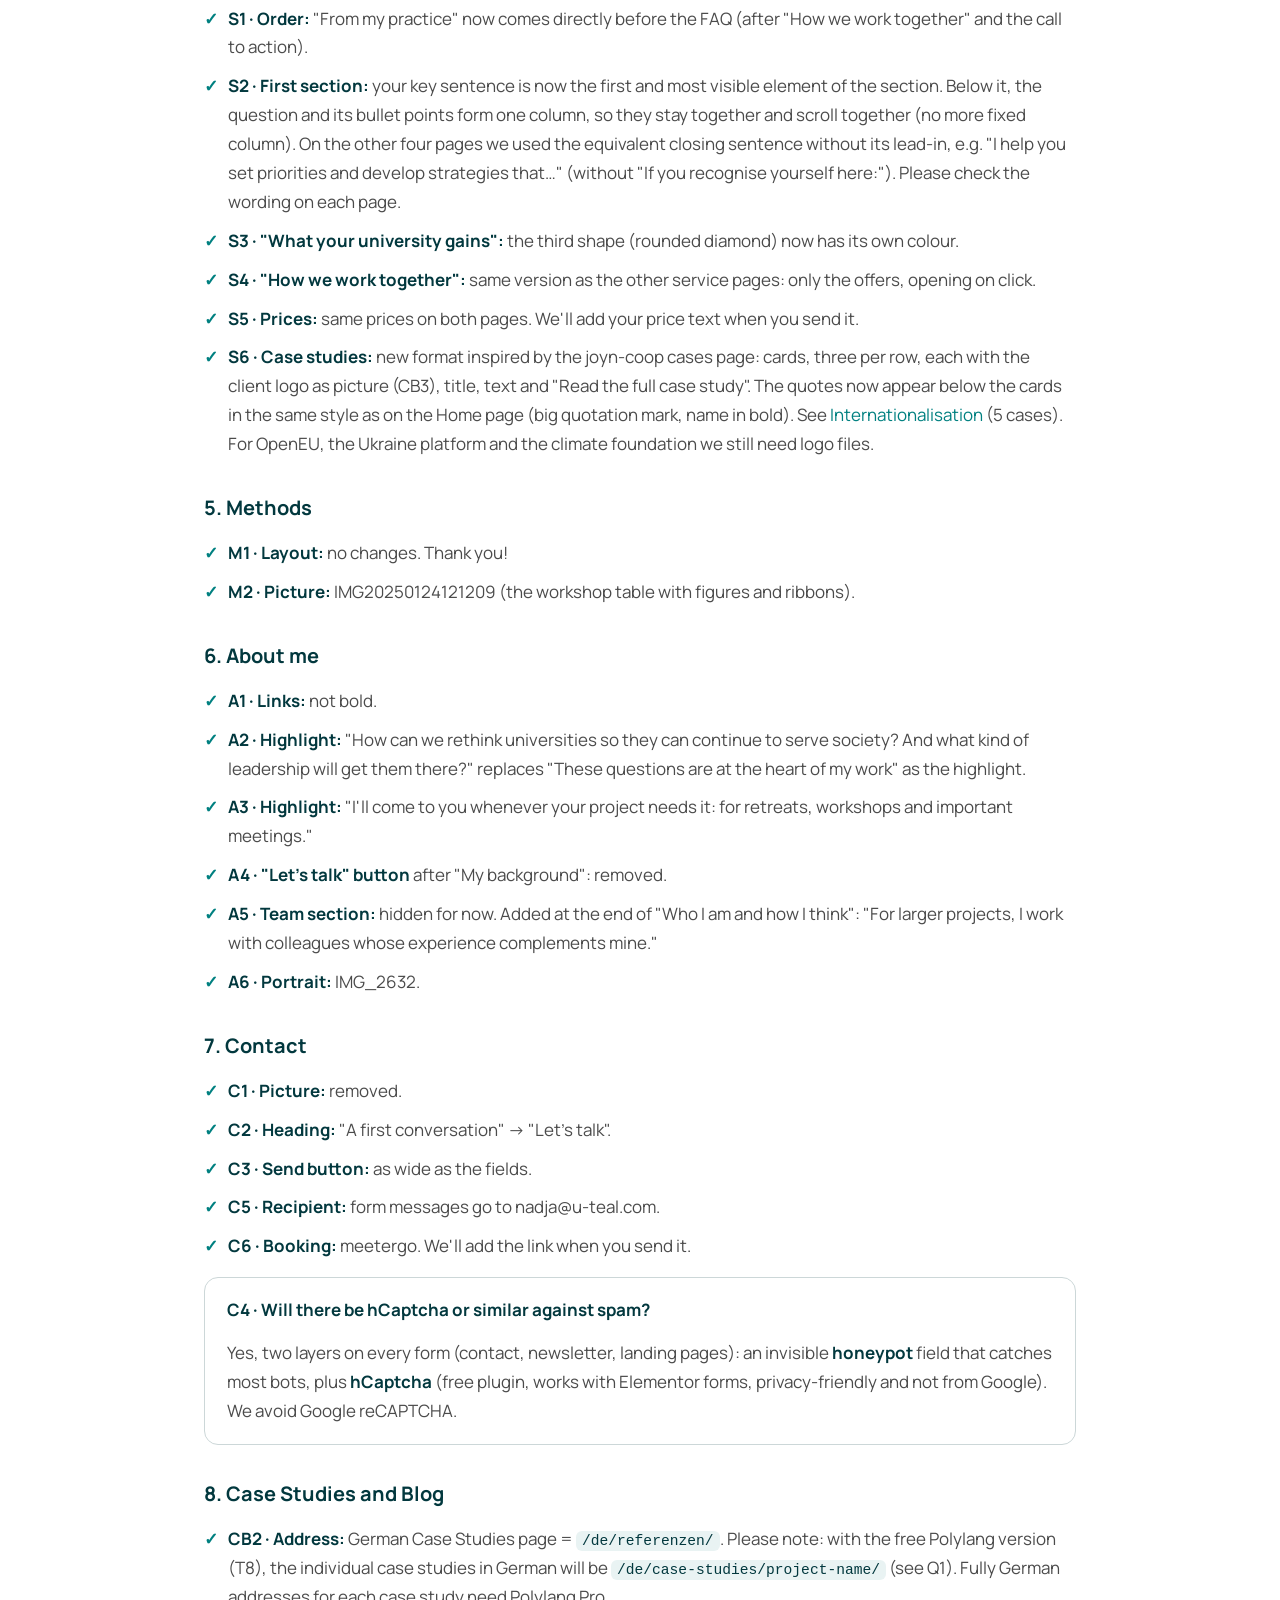
<file: client-notes.html>
<!DOCTYPE html>
<!--
================================================================================
  U-TEAL · Client notes & questions for Nadja (internal sharing page)
  - Running list of decisions / questions for the client.
  - Add new questions as a .question block (continue the Q numbering).
  - Keep "Already agreed" at the bottom up to date.
  - noindex: not meant for search engines.
================================================================================
-->
<html lang="en">
  <head>
    <link rel="icon" type="image/png" href="assets/images/brand/mark-primary-bg-white-square.png" />
    <meta charset="utf-8" />
    <meta name="viewport" content="width=device-width, initial-scale=1" />
    <meta name="robots" content="noindex, nofollow" />
    <title>U-teal · Website Notes &amp; Questions</title>

    <link rel="preconnect" href="https://fonts.googleapis.com" />
    <link rel="preconnect" href="https://fonts.gstatic.com" crossorigin />
    <link
      rel="stylesheet"
      href="https://fonts.googleapis.com/css2?family=Manrope:wght@300;400;500;600;700;800&display=swap"
    />

    <!-- Shared brand styles + page styles -->
    <link rel="stylesheet" href="assets/css/global.css" />
    <link rel="stylesheet" href="assets/css/client-notes.css" />
  </head>

  <body>
    <!-- ======================================================================
         HEADER
         ====================================================================== -->
    <header class="site-header">
      <div class="container site-header__inner">
        <a class="site-logo" href="index.html" aria-label="U-teal home page draft">
          <img src="assets/images/brand/logo-uteal.svg" alt="U-teal" width="117" height="31" />
        </a>
        <a class="btn btn--primary" href="index.html">View Home page draft</a>
      </div>
    </header>

    <main class="notes">
      <!-- ====================================================================
           INTRO
           ==================================================================== -->
      <section class="notes-hero">
        <div class="container notes-container">
          <p class="eyebrow">Website project · Notes &amp; questions</p>
          <h1 class="notes-hero__title">Hi Nadja,</h1>
          <p class="notes-hero__lead">
            Here's a short summary of a few decisions for the website, plus a
            few questions. Please reply to our email with your answers. Using
            the question numbers (Q0, Q1, …) is enough.
          </p>
          <p class="notes-hero__meta">Last updated: 20 November 2026</p>
          <p class="notes-hero__meta">
            Content documents, photos &amp; logos:
            <a href="https://drive.google.com/drive/folders/1ruLe5v5MekXKO2Z3oa43VgmPzEmUmbx9?usp=drive_link" target="_blank" rel="noopener">shared Google Drive folder →</a>
          </p>

          <!-- Quick index of questions -->
          <nav class="toc" aria-label="Questions">
            <a href="#timeline">Timeline</a>
            <a href="#feedback-6">Last changes on version 4</a>
            <a href="#feedback-5">Feedback on version 3 · what we changed</a>
            <a href="#feedback-4">Feedback on version 2 · what we changed</a>
            <a href="#privacy-info">Info for your privacy policy</a>
            <a href="#feedback-3">Feedback on version 1 · what we changed</a>
            <a href="#feedback-2">Home feedback 2 · only your final texts</a>
            <a href="#feedback-1">Home feedback 1 · what we changed</a>
            <a href="#q15">Q15–Q35 New questions</a>
            <a href="#checklist">✓ What we need from you</a>
            <a href="#q0">Q0 Home content</a>
            <a href="#q1">Q1 Case study URLs</a>
            <a href="#q2">Q2 Main language</a>
            <a href="#q3">Q3 Page addresses</a>
            <a href="#q4">Q4 Pages &amp; landing pages</a>
            <a href="#q5">Q5 Schema details</a>
            <a href="#q6">Q6–Q14 Content, launch &amp; other</a>
            <a href="#pricing">Pricing &amp; support</a>
            <a href="#hostinger">Hosting &amp; Elementor plan</a>
          </nav>
        </div>
      </section>

      <!-- ====================================================================
           TIMELINE (newest first — add a row for every delivery / feedback)
           Status classes: .tl-item--done / .tl-item--next
           ==================================================================== -->
      <section class="notes-section" id="timeline">
        <div class="container notes-container">
          <h2 class="notes-h2">Timeline</h2>

          <ol class="timeline">
            <li class="tl-item tl-item--next">
              <span class="tl-item__date">Next</span>
              <div>
                <p class="tl-item__title">Your choice of picture-credit lines for the legal pages</p>
                <p>
                  Tell us which Unsplash and AI-picture lines you would like in the
                  legal notice / Impressum (proposal in our email of 27 Nov 2026),
                  and swap the ERAfrica picture yourself or ask us to.
                </p>
              </div>
            </li>
            <li class="tl-item tl-item--done">
              <span class="tl-item__date">27 Nov 2026</span>
              <div>
                <p class="tl-item__title">Your feedback of 26 Nov applied</p>
                <p>
                  New "network of collaborators" line on Home (EN/DE), no word
                  breaks in German titles, shorter German button, slightly wider
                  content area (header and footer aligned), German
                  Organisationsentwicklung in the English order, H1 on the case
                  studies page, easier highlights (underline + class ut-mark),
                  all plugins updated. Answers on undo, drafts and picture credits
                  came by email.
                </p>
              </div>
            </li>
            <li class="tl-item tl-item--done">
              <span class="tl-item__date">23 Nov 2026</span>
              <div>
                <p class="tl-item__title">English website ready for review</p>
                <p>
                  The English version is built in WordPress on a temporary
                  address: all main pages, the five service pages, the case
                  studies, a blog with four draft articles, a "page not found"
                  page, SEO and basic security. The link and the list of what we
                  need from you came by email.
                </p>
              </div>
            </li>
            <li class="tl-item tl-item--done">
              <span class="tl-item__date">23 Nov 2026</span>
              <div>
                <p class="tl-item__title">Case studies approved and built in WordPress</p>
                <p>
                  Thank you for approving the case studies drafts. The overview
                  page and all seven case study pages are now built in
                  WordPress. Each case is its own entry under "Case studies" in
                  the WordPress admin, so you can edit a case or add a new one
                  by filling in a form, without touching the page design.
                </p>
              </div>
            </li>
            <li class="tl-item tl-item--done">
              <span class="tl-item__date">23 Nov 2026</span>
              <div>
                <p class="tl-item__title">First payment received · Porkbun access received</p>
                <p>
                  Thank you! We received the first 50% (USD 592.25) and the
                  Porkbun access. We will only add the website records at
                  go-live and send you the list first; your email records
                  (Tuta) stay untouched.
                </p>
              </div>
            </li>
            <li class="tl-item tl-item--done">
              <span class="tl-item__date">22 Nov 2026</span>
              <div>
                <p class="tl-item__title">WordPress build started · case studies drafts</p>
                <p>
                  We have started building the website in WordPress on your
                  Hostinger account: all pages, header, footer and menus, plus
                  the SEO texts from your documents. In parallel, we made the
                  drafts for the case studies from your document: an
                  <a href="case-studies.html">overview page</a> and one
                  <a href="case-study-detail.html">case study page</a> as the
                  layout for all seven cases. The "Read the full case study"
                  buttons on the service pages now lead there.
                </p>
              </div>
            </li>
            <li class="tl-item tl-item--done">
              <span class="tl-item__date">21 Nov 2026</span>
              <div>
                <p class="tl-item__title">Last changes on version 4</p>
                <p>
                  You like the website now. Two last changes: more space
                  above "What I offer" and a wide second picture on the
                  service pages. <a href="#feedback-6">See what we changed →</a>
                </p>
              </div>
            </li>
            <li class="tl-item tl-item--done">
              <span class="tl-item__date">21 Nov 2026</span>
              <div>
                <p class="tl-item__title">Version 4 of all pages shared</p>
                <p>
                  All points of your third feedback document applied, with
                  answers to your questions.
                  <a href="#feedback-5">See what we changed →</a>
                </p>
              </div>
            </li>
            <li class="tl-item tl-item--done">
              <span class="tl-item__date">20 Nov 2026</span>
              <div>
                <p class="tl-item__title">Hosting &amp; Elementor plan decided</p>
                <p>
                  Hosting: <strong>Hostinger</strong> (Business plan or
                  higher, EU data centre). Elementor: please take the
                  <strong>Advanced Solo</strong> plan. We build directly on
                  your Hostinger account with the Elementor MCP, so there is
                  no migration. <a href="#hostinger">Details →</a>
                </p>
              </div>
            </li>
            <li class="tl-item tl-item--done">
              <span class="tl-item__date">20 Nov 2026</span>
              <div>
                <p class="tl-item__title">Version 3 of all pages shared</p>
                <p>
                  All points of your second feedback document applied, plus
                  the information for your privacy policy.
                  <a href="#feedback-4">See what we changed →</a>
                </p>
              </div>
            </li>
            <li class="tl-item tl-item--done">
              <span class="tl-item__date">20 Nov 2026</span>
              <div>
                <p class="tl-item__title">Received from you: feedback on version 2</p>
                <p>Second feedback document (20261119_Feedback2), IMG_2468 for "How I work", three Unsplash photos and the OpenEU logo.</p>
              </div>
            </li>
            <li class="tl-item tl-item--done">
              <span class="tl-item__date">19 Nov 2026</span>
              <div>
                <p class="tl-item__title">Version 2 of all pages shared</p>
                <p>
                  Every point of your feedback (G1–MO3) applied, with the new
                  Home texts and your photos. <a href="#feedback-3">See what we changed →</a>
                </p>
                <ul class="plain-list">
                  <li><a href="index.html">Home →</a></li>
                  <li><a href="internationalisation.html">Internationalisation (service template) →</a></li>
                  <li><a href="about-me.html">About me →</a></li>
                  <li><a href="methods.html">Methods →</a></li>
                  <li><a href="contact.html">Contact →</a></li>
                </ul>
              </div>
            </li>
            <li class="tl-item tl-item--done">
              <span class="tl-item__date">19 Nov 2026</span>
              <div>
                <p class="tl-item__title">Received from you: full feedback on version 1, new Home texts and photos</p>
                <p>
                  Feedback document (20261118_Feedback, points G1–TM3), the
                  shortened Home texts (20261119_home-EN), schema details, and
                  the photos for the Home hero (IMG_2534), About me portrait
                  (IMG_2632) and Methods (IMG20250124121209). We answered all
                  your questions. <a href="#feedback-3">See what we'll change →</a>
                </p>
              </div>
            </li>
            <li class="tl-item tl-item--done">
              <span class="tl-item__date">10 Nov 2026</span>
              <div>
                <p class="tl-item__title">Elementor Pro is required</p>
                <p>
                  Several parts of your website (header, footer, menu, forms,
                  floating "Let's talk" button, templates) need Elementor Pro.
                  <a href="#elementor-pro">See why →</a>
                </p>
              </div>
            </li>
            <li class="tl-item tl-item--done">
              <span class="tl-item__date">10 Nov 2026</span>
              <div>
                <p class="tl-item__title">The other four service pages shared</p>
                <p>
                  Built from your documents with the same template as
                  Internationalisation, using only your texts and links, and
                  pictures only at your "Picture option" spots. "How we work
                  together" opens on click, as in your notes. The menu, footer
                  and Home page now link to all five service pages.
                </p>
                <ul class="plain-list">
                  <li><a href="strategy-consulting.html">Strategy consulting →</a></li>
                  <li><a href="organisational-development.html">Organisational development and change →</a></li>
                  <li><a href="leadership-development.html">Leadership development and coaching →</a></li>
                  <li><a href="women-in-higher-education-leadership.html">Coaching for women in higher education leadership →</a></li>
                </ul>
                <p>
                  <strong>Please note:</strong> these four pages are drafts so
                  you can review your texts in the template. As agreed, in
                  WordPress we build only the Internationalisation page as the
                  template; you duplicate it and add the content of these four
                  pages yourself (we show you how in the training session). A
                  yellow "Draft note" at the top of each page says the same.
                </p>
                <p>
                  Small corrections: "where I lead the creation" → "led";
                  "Theory U Frédéric Laloux’s" → "Theory U and Frédéric
                  Laloux’s"; "day-to-day- work" → "day-to-day work".
                </p>
              </div>
            </li>
            <li class="tl-item tl-item--done">
              <span class="tl-item__date">10 Nov 2026</span>
              <div>
                <p class="tl-item__title">Received from you: texts for the other four service pages</p>
                <p>Strategy consulting, Organisational development, Leadership development, Coaching for women.</p>
              </div>
            </li>
            <li class="tl-item tl-item--done">
              <span class="tl-item__date">10 Nov 2026</span>
              <div>
                <p class="tl-item__title">Price agreed: USD 1,150 + 3% transfer charges</p>
                <p>
                  Approved by you on WhatsApp. You add the content to four
                  service pages and the landing pages; we do everything else,
                  including the German version.
                  <a href="#pricing">See pricing &amp; who does what →</a>
                </p>
              </div>
            </li>
            <li class="tl-item tl-item--done">
              <span class="tl-item__date">18 Nov 2026</span>
              <div>
                <p class="tl-item__title">Your review of all page drafts (Home, About me, Contact, Methods and the 5 service pages)</p>
                <p>Received, with answers to the open questions. <a href="#feedback-3">See below →</a></p>
              </div>
            </li>
            <li class="tl-item tl-item--done">
              <span class="tl-item__date">10 Nov 2026</span>
              <div>
                <p class="tl-item__title">Internationalisation (service template) updated with your new document</p>
                <p>
                  Texts were unchanged. Pictures are now exactly at your
                  "Picture option" spots: one wide picture after "What I
                  offer", and one picture in each of the 5 case studies (next
                  to the text, above the quote). The picture next to the title
                  was removed, as your document has none there.
                  <a href="internationalisation.html">View the Internationalisation draft →</a>
                </p>
              </div>
            </li>
            <li class="tl-item tl-item--done">
              <span class="tl-item__date">10 Nov 2026</span>
              <div>
                <p class="tl-item__title">Only your texts on all pages</p>
                <p>
                  Following your feedback on the Home page, we also removed our
                  own additions from the other pages: the overview buttons at
                  the top of the Methods page and the extra links to the
                  Methods page on the Internationalisation page.
                </p>
              </div>
            </li>
            <li class="tl-item tl-item--done">
              <span class="tl-item__date">10 Nov 2026</span>
              <div>
                <p class="tl-item__title">Home page: version with only your final texts</p>
                <p>
                  As you asked, the Home page now shows only the texts from
                  your document. Everything from earlier drafts was removed (see
                  "Home feedback 2" below).
                  <a href="index.html">View the Home page →</a>
                </p>
              </div>
            </li>
            <li class="tl-item tl-item--done">
              <span class="tl-item__date">10 Nov 2026</span>
              <div>
                <p class="tl-item__title">Methods page updated with your new document</p>
                <p>
                  Texts were unchanged. We kept only the picture at your
                  "Picture option" spot (next to "Methods of systemic
                  consulting…") and removed our other picture proposals.
                  <a href="methods.html">View the Methods draft →</a>
                </p>
              </div>
            </li>
            <li class="tl-item tl-item--done">
              <span class="tl-item__date">10 Nov 2026</span>
              <div>
                <p class="tl-item__title">Contact page updated with your new document</p>
                <p>
                  Texts were unchanged. For your new "Picture option", we added
                  your portrait under the intro, next to the form, and use it as
                  the picture shown when the page is shared (see Q33).
                  <a href="contact.html">View the Contact draft →</a>
                </p>
              </div>
            </li>
            <li class="tl-item tl-item--done">
              <span class="tl-item__date">10 Nov 2026</span>
              <div>
                <p class="tl-item__title">About me page updated with your new document</p>
                <p>
                  Texts, headings and links were unchanged. Following your
                  "Picture option" note, the photo now sits at the end of "Who I
                  am and how I think" as a wide picture (before, it was next to
                  the heading). The hidden partner cards each have a photo spot.
                  <a href="about-me.html">View the About me draft →</a>
                </p>
              </div>
            </li>
            <li class="tl-item tl-item--done">
              <span class="tl-item__date">10 Nov 2026</span>
              <div>
                <p class="tl-item__title">Internationalisation page first draft shared (service page template)</p>
                <p>
                  Built from your "Internationalisation and university
                  alliances" document. This page is the <strong>template for
                  all 5 service pages</strong>: the other four use the same
                  sections and design, with their own texts. The
                  "Internationalisation" links in the menu, footer and on the
                  Home page now lead here. (We corrected one small typo: "I work
                  in I work in English…".)
                  <a href="internationalisation.html">View the Internationalisation draft →</a>
                </p>
              </div>
            </li>
            <li class="tl-item tl-item--done">
              <span class="tl-item__date">10 Nov 2026</span>
              <div>
                <p class="tl-item__title">Received from you: "Internationalisation and university alliances" texts</p>
                <p>Google Doc with SEO, texts, case studies, quotes and FAQ.</p>
              </div>
            </li>
            <li class="tl-item tl-item--done">
              <span class="tl-item__date">10 Nov 2026</span>
              <div>
                <p class="tl-item__title">Methods page first draft shared</p>
                <p>
                  Built from your "Methods" document: all 16 methods with your
                  links, anchors and heading levels, plus the FAQ. Grey boxes
                  mark where we propose pictures (see Q26). The "Methods" menu
                  item and the "Methods" button on the Home page now lead to
                  this page. (We corrected one small typo: „Notice „and “Align”
                  → “Notice” and “Align”.)
                  <a href="methods.html">View the Methods draft →</a>
                </p>
              </div>
            </li>
            <li class="tl-item tl-item--done">
              <span class="tl-item__date">10 Nov 2026</span>
              <div>
                <p class="tl-item__title">Received from you: "Methods" texts</p>
                <p>Google Doc with SEO, 16 methods, links, anchors and FAQ.</p>
              </div>
            </li>
            <li class="tl-item tl-item--done">
              <span class="tl-item__date">10 Nov 2026</span>
              <div>
                <p class="tl-item__title">Contact page first draft shared</p>
                <p>
                  Built from your "Contact" document: your texts, the form with
                  its fields and the thank-you message (shown after "Send"). All
                  "Let's talk" buttons on the site now lead to this page; the
                  floating "Let's talk" button is not shown on the Contact page
                  itself. <a href="contact.html">View the Contact draft →</a>
                </p>
              </div>
            </li>
            <li class="tl-item tl-item--done">
              <span class="tl-item__date">10 Nov 2026</span>
              <div>
                <p class="tl-item__title">Received from you: "Contact" texts</p>
                <p>Google Doc with SEO, texts and form fields.</p>
              </div>
            </li>
            <li class="tl-item tl-item--done">
              <span class="tl-item__date">10 Nov 2026</span>
              <div>
                <p class="tl-item__title">About me page first draft shared</p>
                <p>
                  Built from your "About me" document (texts, links and heading
                  levels), in the same style as the Home page.
                  <a href="about-me.html">View the About me draft →</a>
                </p>
              </div>
            </li>
            <li class="tl-item tl-item--done">
              <span class="tl-item__date">10 Nov 2026</span>
              <div>
                <p class="tl-item__title">Received from you: "About me" texts</p>
                <p>Google Doc with SEO, texts and links.</p>
              </div>
            </li>
            <li class="tl-item tl-item--done">
              <span class="tl-item__date">10 Nov 2026</span>
              <div>
                <p class="tl-item__title">Home page first draft shared</p>
                <p>
                  Built with your new texts and the designer's style.
                  <a href="index.html">View the Home page draft →</a>
                </p>
              </div>
            </li>
            <li class="tl-item tl-item--done">
              <span class="tl-item__date">9 Nov 2026</span>
              <div>
                <p class="tl-item__title">Received from you</p>
                <ul class="plain-list">
                  <li>Feedback on the first mockup proposal</li>
                  <li>New Home page texts (EN) incl. SEO title, description and slugs</li>
                  <li>U-teal logo files and brand marks</li>
                  <li>Client logos: UAB, FAS, Norwegian Directorate for Higher Education and Skills</li>
                </ul>
              </div>
            </li>
          </ol>
        </div>
      </section>

      <!-- ====================================================================
           ROUND 4 — LAST CHANGES ON VERSION 4 (email, 21 Nov 2026)
           ==================================================================== -->
      <section class="notes-section" id="feedback-6">
        <div class="container notes-container">
          <p class="eyebrow">Version 4 · last changes</p>
          <h2 class="notes-h2">Your last changes on version 4</h2>
          <p>Thank you, we're happy you like the website now! Both points are done.</p>
          <ul class="agreed-list">
            <li><strong>More space above "What I offer":</strong> on all service pages there's now more space between the bullet points and the button (48px instead of 24px).</li>
          </ul>
          <div class="answer">
            <p class="answer__q">Second picture: a wide picture like on the About page, between "What you can expect from me" and "How we work together"?</p>
            <p>
              Good idea, we agree: a wide picture there gives the page a calm
              break between two text sections, and it's more visible than the
              smaller picture next to the numbered points. It's now on all
              five service pages (marked "Picture option", same 21:9 format as
              on the About page). On mobile, the picture under the bullet points
              stays as it is, so each version shows two pictures. Please choose
              the photos for each page.
            </p>
          </div>
        </div>
      </section>

      <!-- ====================================================================
           FEEDBACK ROUND 5 — FEEDBACK ON VERSION 3 (20261120_Feedback3, 20 Nov 2026)
           ==================================================================== -->
      <section class="notes-section" id="feedback-5">
        <div class="container notes-container">
          <p class="eyebrow">Version 3 → Version 4</p>
          <h2 class="notes-h2">Your feedback on version 3: what we changed</h2>
          <p>
            Thank you, we're getting close! All points from your third
            document are done in <strong>version 4</strong>. Your questions
            are answered in the boxes.
          </p>

          <h3 class="notes-h3">1. All pages</h3>
          <ul class="agreed-list">
            <li><strong>G1 · H1 size:</strong> all H1 headings are slightly bigger: the small teal H1 on Home and the service pages (18 → 21px), the About me title, the Methods title and "Contact".</li>
          </ul>

          <h3 class="notes-h3">2. Home</h3>
          <ul class="agreed-list">
            <li><strong>H1 · Portrait:</strong> the About me portrait is now IMG_2612 from the Google Drive. On mobile the frame is taller and the photo sits lower in it, so more of your body is visible.</li>
            <li><strong>H2 · "How I work" picture:</strong> now "Minimalistischer Innenraum mit Baumstuhl". It was quick, so no need to do it yourself this time. We'll still show you how to change pictures in the training. The nature picture with women (IMG_2468) is now at the top of the Coaching for women page.</li>
            <li><strong>H3 · Question removed:</strong> "How can universities become more agile…" is gone.</li>
            <li><strong>H5 · Button text:</strong> "More on organisational development". It fits in two lines.</li>
          </ul>
          <div class="answer">
            <p class="answer__q">H4 · Can the whole service box be clickable and lead to the service page?</p>
            <p>
              Yes, and it's already like this in version 4: a click anywhere
              in a box opens the service page, and the "More on …" button
              stays. The link "dedicated offer for women in university
              leadership" in the leadership box still goes to the Coaching for
              women page. This works in Elementor with a few lines of CSS.
            </p>
          </div>

          <h3 class="notes-h3">3. Service pages</h3>
          <div class="answer">
            <p class="answer__q">S1 · Where else would be a good place for a second picture?</p>
            <p>
              <em>(Updated in round 4: the picture is now wide, between "What you can expect" and "How we work together", <a href="#feedback-6">see above</a>.)</em>
              We recommend the section <strong>"What you can expect from
              me"</strong>: on desktop, the left column under the heading is
              empty next to the numbered points, so a picture fits there
              naturally (upright format, 4:5). It's marked as "Picture option
              (desktop)" on all five service pages. On mobile we keep the
              picture under the bullet points, as you suggested. On desktop
              that one is hidden, so each version shows two pictures. Please
              let us know which photos you'd like there.
            </p>
          </div>
          <ul class="agreed-list">
            <li><strong>S2 · Testimonials (Internationalisation):</strong> Bifröst is now under the boxes in "What your university gains", across the full width. FAS comes before the "From my practice" heading, also across the full width (it looks better than a narrow box). Pastora's quote is removed from this page; it stays on Home and Organisational development.</li>
            <li><strong>S3 · One "From my practice" section:</strong> on Organisational development, the two cases from "Beyond higher education" (Ukraine platform, climate foundation) are now in the same "From my practice" section, without the extra heading and intro. The split stays only on the Case Studies page. We also placed Pastora's quote before the heading there, like on Internationalisation.</li>
          </ul>
        </div>
      </section>

      <!-- ====================================================================
           FEEDBACK ROUND 4 — FEEDBACK ON VERSION 2 (received 19/20 Nov 2026)
           ==================================================================== -->
      <section class="notes-section" id="feedback-4">
        <div class="container notes-container">
          <p class="eyebrow">Version 2 → Version 3</p>
          <h2 class="notes-h2">Your feedback on version 2: what we changed</h2>
          <p>
            Thank you! All points from your second document are done in
            <strong>version 3</strong>. Your questions are answered in the
            boxes, including the information for your privacy policy (T1).
          </p>

          <h3 class="notes-h3">1. Global</h3>
          <div class="answer">
            <p class="answer__q">G1 · Four or more language codes in the menu: too many? What do you recommend?</p>
            <p>
              We agree and recommend your alternative: the menu shows only the
              <strong>current language with a small arrow</strong> ("EN ▾"),
              and the other languages open in a small dropdown. It stays the
              same size with 3, 4 or more languages and is clearly clickable.
              It's already like this in version 3, and Polylang supports it
              directly (no extra plugin). The footer keeps the short list
              "EN | DE | ES".
            </p>
          </div>
          <div class="answer">
            <p class="answer__q">G2 / S6 · Do I need to credit Unsplash? Is "Photo: [name] / Unsplash" in the legal notice fine?</p>
            <p>
              The Unsplash licence doesn't require it, but it's a nice gesture
              and common practice, so yes: we'll add the photographers to the
              credits in the legal notice, e.g. "Photos: Dario Cincilla ·
              Yen Vu, FORTYTWO and Kvalifik / Unsplash". The Unsplash photos
              are stored on your own website (no connection to Unsplash).
            </p>
          </div>
          <ul class="agreed-list">
            <li><strong>G3 · Text width:</strong> the intro text of "How I work" on the About me page now uses the full width.</li>
          </ul>

          <h3 class="notes-h3">2. Home</h3>
          <ul class="agreed-list">
            <li><strong>H1 · Headline:</strong> the H1 now breaks after "alliances:".</li>
            <li><strong>H2 · Hero image:</strong> the picture now fills the full height next to the text (parts at the edges are cropped).</li>
            <li><strong>H3 · Service boxes:</strong> all questions start at the same height, and all texts too.</li>
            <li><strong>H4 · Buttons:</strong> "More on change" and "More on leadership development"; all buttons now fit in two lines at most.</li>
            <li><strong>H5 · Disappearing title:</strong> you were right, the title turned dark on hover (all links do), so it vanished on the dark background. Fixed; in WordPress we set the hover colour of this banner to white.</li>
            <li><strong>H6 · Button text:</strong> "More on coaching for women".</li>
            <li><strong>H7 · "How I work" picture:</strong> IMG_2468.</li>
          </ul>

          <h3 class="notes-h3">3. Footer</h3>
          <ul class="agreed-list">
            <li><strong>F1:</strong> "Let's talk" button removed.</li>
            <li><strong>F2:</strong> only the LinkedIn icon + "Nadja Gmelch" / "U-teal".</li>
          </ul>

          <h3 class="notes-h3">4. Service pages</h3>
          <ul class="agreed-list">
            <li><strong>S1 · Photo option</strong> next to the title on all five pages. On mobile it comes after the subtitle and before the situations.</li>
            <li><strong>S3 · Highlights:</strong> all the words you listed are highlighted with the same background as on the Home page, on all five pages.</li>
            <li><strong>S4 · Testimonials:</strong> the line between quote and name is now at the same height in every card, and the testimonials come first, then the case studies.</li>
            <li><strong>S5 · "What your university gains":</strong> the texts start at the same height.</li>
            <li><strong>S6 · Case study pictures:</strong> Unsplash photos for PROBRAL / DAAD (Yen Vu), the Ukraine platform (FORTYTWO) and the climate foundation (Kvalifik). We also used the <strong>OpenEU logo</strong> from your Drive folder.</li>
          </ul>

          <h3 class="notes-h3">5. About me</h3>
          <ul class="agreed-list">
            <li><strong>A1 · Portrait:</strong> moved so your head is more in the centre.</li>
            <li><strong>A2 · Associate Lecturer:</strong> the years are now in teal, like the other entries.</li>
          </ul>

          <h3 class="notes-h3" id="privacy-info">6. Information for your privacy policy (T1)</h3>
          <p>
            Here is how the website will work technically, so your legal-text
            provider can phrase the privacy policy. This is a technical
            description, not legal advice. We'll confirm the exact settings
            (marked "to confirm") when we build the site.
          </p>
          <ul class="plain-list">
            <li><strong>Hosting:</strong> the website runs on <strong>Hostinger</strong>, in an EU data centre. Like every web server, it keeps short technical log files (IP address, date and time, page, browser) for security. You need Hostinger's data processing agreement (DPA); Hostinger provides it for its customers.</li>
            <li><strong>Analytics (Matomo):</strong> Matomo runs inside your WordPress, so the data stays on your own server and isn't shared with anyone. It works <strong>without cookies</strong>, and IP addresses are shortened (the last two parts are removed) before they are stored. It records which pages are visited, when, from which website visitors came, browser / device / operating system and the approximate country. Raw data is deleted after a set time (to confirm, e.g. 6 months). Matomo provides an opt-out box that we'll place in the privacy policy, and it respects "Do Not Track" browser settings.</li>
            <li><strong>Cookies:</strong> the website sets <strong>no cookies</strong> for visitors. We switch off the language cookie of Polylang (the language is part of the address, e.g. /de/). Only you, when logged in to WordPress, get the usual login cookies.</li>
            <li><strong>Fonts:</strong> the font (Manrope) is stored on your own server. There is no connection to Google Fonts or any other font service.</li>
            <li><strong>Pictures:</strong> all pictures, including the Unsplash photos, are stored on your server. No connection to Unsplash.</li>
            <li><strong>Contact form:</strong> name, email, organisation (optional) and message are sent by email to nadja@u-teal.com through <strong>Brevo</strong> (Sendinblue SAS, Paris, France; EU servers) and kept in WordPress as a copy (to confirm: keep or switch off, and for how long).</li>
            <li><strong>Spam protection (hCaptcha):</strong> the forms use hCaptcha by Intuition Machines, Inc. (USA). To check that a visitor is human, hCaptcha processes the IP address and browser data, which means a transfer to the USA. This needs a mention in the privacy policy. If you'd rather avoid any US provider, we can use only the invisible honeypot field (no third party); it catches most spam.</li>
            <li><strong>Newsletter (Brevo):</strong> email address only, with double opt-in (confirmation email). The data is stored by Brevo (EU). Brevo measures by default whether newsletters are opened and links clicked; this can be switched off in Brevo.</li>
            <li><strong>Booking (meetergo):</strong> the "Choose a time" button is a link to meetergo (Germany). Data is only processed by meetergo when someone opens the link and books.</li>
            <li><strong>LinkedIn:</strong> simple links, no LinkedIn plugins or buttons, so no data goes to LinkedIn unless someone clicks.</li>
            <li><strong>No embedded content:</strong> no YouTube videos, maps or social media feeds. If you add these later, the privacy policy and a cookie banner need to be updated (see T3).</li>
          </ul>

          <h3 class="notes-h3">7. For the training</h3>
          <ul class="agreed-list">
            <li><strong>Highlighting:</strong> noted. We'll show you how to highlight words and sentences yourself (in Elementor's text editor, with one click once it's set up).</li>
          </ul>
        </div>
      </section>

      <!-- ====================================================================
           FEEDBACK ROUND 3 — FULL FEEDBACK ON VERSION 1 (received 18/19 Nov 2026)
           Every point keeps Nadja's number (G1, H1, S1 …). Answers to her
           questions are .answer blocks. Mark items done once version 2 is out.
           ==================================================================== -->
      <section class="notes-section" id="feedback-3">
        <div class="container notes-container">
          <p class="eyebrow">Version 1 → Version 2</p>
          <h2 class="notes-h2">Your feedback on version 1: what we changed in version 2</h2>
          <p>
            Thank you for the detailed feedback and the new Home texts. Below is
            every point with your number and what we did. <strong>All points
            are done in version 2</strong>, except the ones waiting for
            something from you (prices, meetergo link, a few logos). Your
            questions are answered in the boxes. We used the original files
            from your Google Drive folder, not the screenshots.
          </p>

          <h3 class="notes-h3">1. Global changes (all pages)</h3>
          <ul class="agreed-list">
            <li><strong>G1 · "Let's talk" button:</strong> the floating button at the bottom is removed on desktop (only the one in the menu stays). On mobile, the floating button stays.</li>
            <li><strong>G2 · Language switcher:</strong> no globe icon, only the codes: EN / DE / ES.</li>
            <li><strong>G3 · Readability of Home and service pages:</strong> solved with your shorter texts (H1) and the layout changes H2–H6 and S2.</li>
          </ul>

          <h3 class="notes-h3">2. Footer</h3>
          <ul class="agreed-list">
            <li><strong>F1 · Newsletter:</strong> "First name" field removed; only email. (Your new Home document still mentions a first-name field; we follow F1.)</li>
            <li><strong>F2 · Subscribe button:</strong> exactly as wide as the email field, on desktop and mobile (also MO2).</li>
            <li><strong>F3 · Contact details:</strong> moved from the bottom line into the footer, under "U-teal" as in your new document: email, phone, and the two LinkedIn profiles with the LinkedIn icon. No other social profiles.</li>
          </ul>
          <div class="answer">
            <p class="answer__q">F4 · Where should we credit Dario Cincilla (photos), Greg Rosemblun (design) and the website?</p>
            <p>
              We recommend a short <strong>"Credits" block in the Legal notice
              (Imprint)</strong>: "Photos: Dario Cincilla · Brand &amp; design:
              Greg Rosemblun · Website: Saravan". In Germany, photo credits are
              usually given there, and it keeps the footer clean. If you'd like
              them more visible, we can also add a small "Credits" link in the
              footer bottom line that jumps to it.
            </p>
          </div>

          <h3 class="notes-h3">3. Home</h3>
          <ul class="agreed-list">
            <li><strong>H1 · New texts:</strong> all texts replaced with your new document (20261119_home-EN), with its headings and SEO texts. One small typo corrected: "How do adapt ways of working…" → "How do you adapt ways of working…".</li>
            <li><strong>H2 · Main message:</strong> the services now follow the hero directly, with less space in between, so they are visible much earlier.</li>
            <li><strong>H3 · Hero image:</strong> IMG_2534, without the green filter.</li>
            <li><strong>H4 · Spacing:</strong> less space between the sections.</li>
            <li><strong>H5 · Four main offers:</strong> all four in one row (two rows on tablets, one column on phones), more visual: each box has a brand shape and a coloured top line. Your shortened texts.</li>
            <li><strong>H6 · Offer for women leaders:</strong> its own dark banner under the four offers: "Coaching for women in higher education leadership · A dedicated offer for women in university leadership." The button label "Learn more" is our proposal; tell us if you prefer other words.</li>
            <li><strong>H7 · Testimonials:</strong> big quotation marks and a more prominent name.</li>
            <li><strong>H9 · "Notice. Align. Act with impact.":</strong> you were right: the steps were shifted slightly to the right. They are now centred exactly.</li>
            <li><strong>H10 · Higher education expertise:</strong> the picture is aligned with the title.</li>
            <li><strong>H11 · Logos:</strong> DAAD, "Science, technology &amp; innovation" and CAPES removed; new Bifröst logo from your Drive folder; UAB and FAS as two separate logos, each with its own link.</li>
            <li><strong>H13 · "Tell me about it.":</strong> highlighted.</li>
            <li><strong>H14 · Steps 01 / 02 / 03:</strong> numbers and titles aligned at the top, even when a title wraps (also MO3).</li>
            <li><strong>H16 · "How I work":</strong> a second photo spot next to the text (shown as a placeholder). Which of your photos should go there?</li>
          </ul>
          <div class="answer">
            <p class="answer__q">H8 · Some text blocks use only half the width. Is this intentional?</p>
            <p>
              Yes, it was intentional: lines of more than about 80 characters
              are harder to read. But we agree it looked unbalanced. In
              version 2 the blocks use the <strong>full width of the content
              area</strong>; in "How I work" the text now sits next to the new
              photo (H16), so the row is filled.
            </p>
          </div>
          <div class="answer">
            <p class="answer__q">H12 · If I add more logos later, will they all stay visible?</p>
            <p>
              Yes. The logos are a <strong>grid that grows</strong>: new logos
              are added to the row, and a new row starts when it's full (on
              mobile, two or three per row). No carousel, so every logo is
              always visible. Adding a logo is part of the training.
            </p>
          </div>
          <div class="answer">
            <p class="answer__q">H15 · How will the blog look on the Home page?</p>
            <p>
              Version 2 shows a preview at the end of the Home page: the three
              latest posts as cards (picture, title, short teaser, "Read more")
              and an "All posts" button. The posts are examples. The section
              only goes live once there are real posts, as noted in your
              document.
            </p>
          </div>

          <h3 class="notes-h3">4. Service page template (all 5 service pages)</h3>
          <ul class="agreed-list">
            <li><strong>S1 · Order:</strong> "From my practice" now comes directly before the FAQ (after "How we work together" and the call to action).</li>
            <li><strong>S2 · First section:</strong> your key sentence is now the first and most visible element of the section. Below it, the question and its bullet points form one column, so they stay together and scroll together (no more fixed column). On the other four pages we used the equivalent closing sentence without its lead-in, e.g. "I help you set priorities and develop strategies that…" (without "If you recognise yourself here:"). Please check the wording on each page.</li>
            <li><strong>S3 · "What your university gains":</strong> the third shape (rounded diamond) now has its own colour.</li>
            <li><strong>S4 · "How we work together":</strong> same version as the other service pages: only the offers, opening on click.</li>
            <li><strong>S5 · Prices:</strong> same prices on both pages. We'll add your price text when you send it.</li>
            <li><strong>S6 · Case studies:</strong> new format inspired by the joyn-coop cases page: cards, three per row, each with the client logo as picture (CB3), title, text and "Read the full case study". The quotes now appear below the cards in the same style as on the Home page (big quotation mark, name in bold). See <a href="internationalisation.html">Internationalisation</a> (5 cases). For OpenEU, the Ukraine platform and the climate foundation we still need logo files.</li>
          </ul>

          <h3 class="notes-h3">5. Methods</h3>
          <ul class="agreed-list">
            <li><strong>M1 · Layout:</strong> no changes. Thank you!</li>
            <li><strong>M2 · Picture:</strong> IMG20250124121209 (the workshop table with figures and ribbons).</li>
          </ul>

          <h3 class="notes-h3">6. About me</h3>
          <ul class="agreed-list">
            <li><strong>A1 · Links:</strong> not bold.</li>
            <li><strong>A2 · Highlight:</strong> "How can we rethink universities so they can continue to serve society? And what kind of leadership will get them there?" replaces "These questions are at the heart of my work" as the highlight.</li>
            <li><strong>A3 · Highlight:</strong> "I'll come to you whenever your project needs it: for retreats, workshops and important meetings."</li>
            <li><strong>A4 · "Let's talk" button</strong> after "My background": removed.</li>
            <li><strong>A5 · Team section:</strong> hidden for now. Added at the end of "Who I am and how I think": "For larger projects, I work with colleagues whose experience complements mine."</li>
            <li><strong>A6 · Portrait:</strong> IMG_2632.</li>
          </ul>

          <h3 class="notes-h3">7. Contact</h3>
          <ul class="agreed-list">
            <li><strong>C1 · Picture:</strong> removed.</li>
            <li><strong>C2 · Heading:</strong> "A first conversation" → "Let's talk".</li>
            <li><strong>C3 · Send button:</strong> as wide as the fields.</li>
            <li><strong>C5 · Recipient:</strong> form messages go to nadja@u-teal.com.</li>
            <li><strong>C6 · Booking:</strong> meetergo. We'll add the link when you send it.</li>
          </ul>
          <div class="answer">
            <p class="answer__q">C4 · Will there be hCaptcha or similar against spam?</p>
            <p>
              Yes, two layers on every form (contact, newsletter, landing
              pages): an invisible <strong>honeypot</strong> field that catches
              most bots, plus <strong>hCaptcha</strong> (free plugin, works with
              Elementor forms, privacy-friendly and not from Google). We avoid
              Google reCAPTCHA.
            </p>
          </div>

          <h3 class="notes-h3">8. Case Studies and Blog</h3>
          <ul class="agreed-list">
            <li><strong>CB2 · Address:</strong> German Case Studies page = <code>/de/referenzen/</code>. Please note: with the free Polylang version (T8), the individual case studies in German will be <code>/de/case-studies/project-name/</code> (see Q1). Fully German addresses for each case study need Polylang Pro.</li>
            <li><strong>CB3 · Images:</strong> the client logos are used as the case study pictures.</li>
          </ul>
          <div class="answer">
            <p class="answer__q">CB1 · Case Studies and Blog are missing in "Who does what". Will you build them directly in WordPress?</p>
            <p>
              Yes. Both are built directly in WordPress as templates: a
              <strong>Case Studies</strong> overview + single case study page,
              and a <strong>Blog</strong> overview + single post page. You then
              add each case study or post yourself, like a normal post. Before
              that, version 2 shows you the design (S6 and H15). We've added
              both to <a href="#pricing">"Who does what"</a>.
            </p>
          </div>

          <h3 class="notes-h3">9. Mobile version</h3>
          <ul class="agreed-list">
            <li><strong>MO1 · Centring:</strong> the "How I work" intro text is centred on mobile, like the three steps below it.</li>
            <li><strong>MO2 · Subscribe button:</strong> same width as the email field (F2).</li>
            <li><strong>MO3 · Steps 01 / 02 / 03:</strong> aligned at the top (we read this as H14).</li>
          </ul>

          <h3 class="notes-h3" id="schema-answer">10. Structured data (schema)</h3>
          <p>
            Received, thank you: Person (Nadja Gmelch, Higher education
            consultant, Home page portrait, LinkedIn, ORCID) and Organisation
            (U-teal, logo, address in Gilching, email, phone, LinkedIn).
          </p>
          <div class="answer">
            <p class="answer__q">Does it make sense to include the ORCID link, the alternative name and the short description?</p>
            <p>
              Yes, all three. <strong>ORCID</strong> connects you to your
              academic publications, which supports your expertise for search
              engines and AI tools. The <strong>alternative name</strong>
              ("U-teal – Nadja Gmelch") helps search engines connect the brand
              and your name. The <strong>short description</strong> is shown
              where search engines describe your organisation. We'll add all
              three.
            </p>
          </div>
          <div class="answer">
            <p class="answer__q">Q5 · Where are these details filled in, so I can change them later?</p>
            <ul class="plain-list">
              <li><strong>Organisation</strong> (name, alternative name, description, logo, email, phone, LinkedIn): <em>Yoast SEO › Settings › Site representation</em>.</li>
              <li><strong>Person</strong> (name, photo, LinkedIn): your user profile in <em>Users › Profile</em>.</li>
              <li><strong>Address, job title and ORCID:</strong> the free Yoast version has no fields for these, so we add them with one small, commented code snippet in <em>Code Snippets</em> (free plugin). We'll show you all three places in the training.</li>
            </ul>
          </div>

          <h3 class="notes-h3">11. Technical setup</h3>
          <div class="answer" id="t1">
            <p class="answer__q">T1 · Domain (Porkbun) and email (Tuta): what will you change?</p>
            <p>
              Understood: your email setup stays exactly as it is. We will
              <strong>not change or delete</strong> any MX, SPF, DKIM, DMARC or
              other Tuta records. We only add or change the records for the
              website (normally the <code>A</code> record for
              <code>u-teal.com</code> and the record for <code>www</code>),
              and we'll send you the exact list for your OK before we touch
              Porkbun. Contact form emails are sent through your Brevo account,
              so your Tuta records don't need changes for that either. If
              Brevo needs its own verification record and you don't have it
              yet, it will be on the list.
            </p>
          </div>
          <div class="answer" id="t2">
            <p class="answer__q">T2 · Is Matomo a valid alternative to Google Analytics?</p>
            <p>
              Yes, a very good one, and a common choice for German and EU
              websites. We recommend the free <strong>Matomo plugin for
              WordPress</strong>: it runs inside your website, so the data
              stays on your hosting and you don't need any Google or Microsoft
              account. We set it up <strong>without cookies</strong> and with
              shortened IP addresses. Matomo replaces Google Analytics and
              Clarity in our setup, at no extra cost. Without a Google account,
              we also skip Google Search Console; search engines still find the
              site through the sitemaps.
            </p>
          </div>
          <div class="answer">
            <p class="answer__q">T3 · Which cookie consent tool do you recommend?</p>
            <p>
              With Matomo set up without cookies, self-hosted fonts, and no
              YouTube videos or other embeds, the website sets <strong>no
              tracking cookies</strong>, so in most cases <strong>no cookie
              banner is needed</strong>. The privacy policy explains what Matomo
              measures and offers an opt-out. If you later add videos, embeds
              or other tools, we recommend <strong>Complianz</strong> (free
              version): it scans the site, works with Matomo and creates the
              cookie policy. Please let your legal-text provider confirm this
              approach. The "Cookie settings" link in the footer then points to
              the cookie / privacy information.
            </p>
          </div>
          <ul class="agreed-list">
            <li><strong>T4 · Newsletter:</strong> Brevo. The email-only form connects to your Brevo list with double opt-in (people confirm by email, as required in the EU). We'll need access or an API key at build stage.</li>
            <li><strong>T5 · Languages:</strong> Spanish is added now as the third language. Until a Spanish page exists, ES is hidden in the switcher, so nobody lands on an empty page. You provide the German texts; the training shows you how to add more languages.</li>
            <li id="t6"><strong>T6 · Landing pages:</strong> three templates: (1) a <strong>workshop or event</strong> with a registration form, (2) a <strong>concrete offer</strong> page (e.g. "First 100 days" coaching), (3) a <strong>content page with a download</strong> after people leave their contact details (connected to Brevo). We'll share these drafts after version 2 of the main pages.</li>
            <li><strong>T8 · Polylang:</strong> the free version (Q1).</li>
          </ul>
          <div class="answer">
            <p class="answer__q">T7 · Which Elementor plan do I need?</p>
            <p>
              <strong>Advanced Solo</strong> (1 website). In your screenshot,
              the cheapest plan (Essential) doesn't include the <strong>Popup
              Builder</strong> or <strong>Custom code &amp; CSS</strong>. We
              need custom CSS for a few details of the design (e.g. highlights
              and the mobile "Let's talk" button), and popups are useful for the
              landing pages. You don't need "Advanced" (3 sites) or "One" (AI
              credits and extras). Please check the renewal price before
              buying: the first-year price is usually lower.
            </p>
            <p>
              <strong>Update (20 Nov):</strong> please take <strong>Advanced
              Solo</strong>. Elementor also lists <strong>Custom Fields and Post
              Types as not available</strong> on Essential, and we need them
              for the case studies. Advanced Solo also includes the new
              <strong>Elementor MCP</strong>, which lets us build the pages
              directly from the approved drafts (see
              <a href="#hostinger">Hosting &amp; build</a>).
            </p>
          </div>

          <h3 class="notes-h3">12. Training and maintenance</h3>
          <ul class="agreed-list">
            <li><strong>TM1 · Small changes yourself:</strong> yes, exactly. The training (1 hour, recorded) covers highlighting words, adding logos, adding a language, duplicating the service page template and adding case studies and blog posts.</li>
          </ul>
          <div class="answer" id="tm2">
            <p class="answer__q">TM2 · Can I book you by the hour if something goes wrong later?</p>
            <p>
              Yes. Our hourly rate is <strong>USD 30 per hour</strong>, billed
              in 30-minute steps. For anything bigger than a quick fix, we send
              you an estimate first. Bugs in the first 2 weeks after launch are
              fixed for free.
            </p>
          </div>
          <div class="answer">
            <p class="answer__q">TM3 · Do you need a name or description for each photo (alt texts)?</p>
            <p>
              No, we write the alt texts ourselves from the pictures. It helps
              if you tell us anything we can't see: names of people other than
              you, the place, or the event (e.g. "workshop with the OpenEU
              alliance team, Barcelona").
            </p>
          </div>

          <h3 class="notes-h3">Still to come from you</h3>
          <ul class="plain-list">
            <li>German texts (Q6)</li>
            <li>Legal notice &amp; privacy policy (in the coming days)</li>
            <li>meetergo link (C6)</li>
            <li>Price text for the service pages (S5)</li>
            <li>A short talk about stock / brand-style images for pages where you haven't named a picture (Q20)</li>
            <li>Photos for the spot next to the title on each service page (round 2, S1)</li>
          </ul>
        </div>
      </section>

      <!-- ====================================================================
           FEEDBACK ROUND 2 — HOME: ONLY THE FINAL TEXTS
           ==================================================================== -->
      <section class="notes-section" id="feedback-2">
        <div class="container notes-container">
          <p class="eyebrow">Home page</p>
          <h2 class="notes-h2">Your feedback 2: only your final texts</h2>
          <p>
            You asked for a version with only the texts from your document, so
            you can see how the page looks with them. We removed everything
            that came from earlier drafts:
          </p>
          <ul class="agreed-list">
            <li><strong>Boxes at the top</strong> ("For universities &amp; alliances" / "For women in leadership"): removed.</li>
            <li><strong>Trust section</strong> (four reasons + "Curious what that could look like for your university?"): removed.</li>
            <li><strong>Your quote</strong> "The answers already lie within the universities…": removed.</li>
            <li><strong>Small labels above headings</strong> ("Services", "About", "Methodology", "Contact"): removed.</li>
            <li><strong>Big "Notice. Align. Act with impact."</strong> above "How I work": removed; the three steps from your document show these words.</li>
            <li><strong>Pictures</strong> stay at your two "Picture option" spots: next to the title, and next to "Higher education experience and methodological expertise".</li>
          </ul>
          <p>
            Design, fonts and layout are unchanged. If you'd like any of the
            removed parts back later, just tell us.
          </p>
        </div>
      </section>

      <!-- ====================================================================
           FEEDBACK ROUND 1 — HOME: WHAT WE CHANGED
           ==================================================================== -->
      <section class="notes-section notes-section--soft" id="feedback-1">
        <div class="container notes-container">
          <p class="eyebrow">Home page</p>
          <h2 class="notes-h2">Your feedback: what we changed</h2>

          <ul class="agreed-list">
            <li><strong>New texts &amp; headings:</strong> the Home page uses your new English texts in the order of your document, with <strong>exactly your heading levels</strong> (H1 / H2 / H3); lines without a heading tag in your document are styled text, not headings. (We corrected one small typo: "internatonalisation".)</li>
            <li><strong>Fonts &amp; sizes:</strong> now follow the designer's proposal (Manrope, same sizes and weights).</li>
            <li><strong>Pictures:</strong> rectangular, as in the designer's proposal.</li>
            <li><strong>Logo:</strong> the real U-teal logo is now used in the header and footer, and the brand mark as the browser icon.</li>
            <li><strong>Header:</strong> designer's header, with a <strong>"Services" menu</strong> listing all services, the language switcher (EN / DE / ES) and the "Let's talk" button.</li>
            <li><strong>"Let's talk" always visible:</strong> floating button at the bottom of the screen, as proposed by the designer.</li>
            <li><strong>Mobile menu:</strong> the designer's menu icon (bar · diamond · bar).</li>
            <li><strong>Small + big header:</strong> kept: small line on top (your H1), big statement below.</li>
            <li><strong>Boxes at the beginning</strong> with direct access to the main offers: kept (see Q15).</li>
            <li><strong>Offer boxes without pictures:</strong> the services are now shown as boxes in the designer's style, without pictures.</li>
            <li><strong>About section:</strong> designer layout with dash line before the label and the quote format with the line on the left (used for the two testimonials).</li>
            <li><strong>"Notice. Align. Act with impact.":</strong> shown very large in the "How I work" section, followed by the designer's three-step graphic and the "Methods" button.</li>
            <li><strong>Client logos:</strong> all 7 organisations now shown. UAB and FAS side by side. UAB, FAS and HK-dir use your files; DAAD, South Africa, CAPES, Bifröst and ICIP use public logos for now (see Q18).</li>
            <li><strong>Footer:</strong> new 3-column footer from your texts, with the newsletter form (first name + email).</li>
            <li><strong>Trust section:</strong> brought back after the services, in the designer's style (numbered rows), with the CTA field "Curious what that could look like for your university?" + "Let's talk". On mobile: number + title, text below (see Q16).</li>
            <li><strong>Your quote:</strong> "The answers already lie within the universities…" added back in the About part, in the designer's quote format (see Q21).</li>
            <li><strong>Mobile menu:</strong> the open menu now follows the standard Elementor dropdown (full width, Services sub-menu, languages, Let's talk), so it can be built 1:1 in WordPress.</li>
            <li><strong>News &amp; insights:</strong> not shown on the page, as per your note. It's ready for when there is content.</li>
          </ul>

          <h3 class="notes-h3" id="q15">New questions</h3>

          <div class="question question--answered">
            <span class="question__num">Q15</span>
            <p class="question__text">
              <strong>Boxes at the top of the Home page:</strong> you liked the
              two boxes with direct access to the main offers. We kept them with
              short placeholder texts: "For universities &amp; alliances" and
              "For women in leadership". Are these OK, or would you like
              different wording?
            </p>
            <p class="question__answer">✓ Answered by your feedback (10 Nov): only your texts, so the boxes were removed.</p>
          </div>

          <div class="question question--answered">
            <span class="question__num">Q16</span>
            <p class="question__text">
              <strong>Trust section:</strong> it wasn't in the new Home texts,
              but you liked it, so we <strong>added it back</strong> after the
              services (texts from the designer's proposal). Should it stay on
              the Home page, and are the four reasons still right?
            </p>
            <p class="question__answer">✓ Answered by your feedback (10 Nov): only your texts, so the Trust section was removed.</p>
          </div>

          <div class="question question--answered">
            <span class="question__num">Q17</span>
            <p class="question__text">
              <strong>Services menu wording:</strong> the menu currently lists
              Internationalisation and university alliances · Strategy
              consulting · Organisational development · Leadership development
              and coaching · Coaching for women in higher education leadership.
              Is this the final wording and order?
            </p>
            <p class="question__answer">✓ Answered: yes, this wording and order are final.</p>
          </div>

          <div class="question question--answered">
            <span class="question__num">Q18</span>
            <p class="question__text">
              <strong>Remaining logos:</strong> for DAAD, South African
              Department of Science, Technology and Innovation, CAPES, Bifröst
              University and ICIP we used publicly available logos for the
              draft. Please send the official files (especially Bifröst: we
              only found the symbol without the name), and confirm the three
              marked "tbc" (DAAD, South Africa, CAPES).
            </p>
            <p class="question__answer">✓ Answered: logos are in Google Drive. Shown now: UAB, FAS, HK-dir, Bifröst (new file) and ICIP. DAAD, South Africa and CAPES are removed (H11).</p>
          </div>

          <div class="question question--answered">
            <span class="question__num">Q19</span>
            <p class="question__text">
              <strong>Testimonials:</strong> do Margrét Jónsdóttir and Pastora
              Martínez Samper agree to be quoted with name and role? Would you
              like to add a small photo of them?
            </p>
            <p class="question__answer">✓ Answered: yes, they agree to be quoted. No photos.</p>
          </div>

          <div class="question question--answered">
            <span class="question__num">Q20</span>
            <p class="question__text">
              <strong>Pictures:</strong> we use the two existing photos on the
              Home page (hero and portrait). Do you have more photos for the
              service pages, or should we plan for stock / brand-style images?
            </p>
            <p class="question__answer">✓ Answered: all your photos are in Google Drive, and you named the ones to use (H3, M2, A6). For the other pages, we'll talk about stock or brand-style images.</p>
          </div>

          <div class="question question--answered" id="q21">
            <span class="question__num">Q21</span>
            <p class="question__text">
              <strong>Your quote:</strong> "The answers already lie within the
              universities themselves…" wasn't in the new Home texts. We added it
              back in the About part of the Home page. Keep it there, or move it
              to the About page?
            </p>
            <p class="question__answer">✓ Answered by your feedback (10 Nov): only your texts, so the quote was removed from the Home page.</p>
          </div>

          <h3 class="notes-h3">About me page</h3>

          <div class="question question--answered" id="q22">
            <span class="question__num">Q22</span>
            <p class="question__text">
              <strong>Who I work with:</strong> for now the page shows the
              heading "Who I work with" and your published sentence only; the
              partner cards are prepared but hidden. Is it OK to show this
              heading with just the one sentence, or should the whole block stay
              hidden until your partners give their OK?
            </p>
            <p class="question__answer">✓ Answered: the team section is hidden for now, and one sentence is added instead (A5).</p>
          </div>

          <div class="question question--answered" id="q23">
            <span class="question__num">Q23</span>
            <p class="question__text">
              <strong>Pictures on About me:</strong> your portrait is at the
              top, and at your "Picture option" spot (end of "Who I am and how I
              think") we placed the conversation photo as a wide picture. Is
              this the photo you had in mind there, or would you like a
              different one (e.g. a workshop or a more personal picture)?
            </p>
            <p class="question__answer">✓ Answered: new portrait IMG_2632 (A6).</p>
          </div>

          <h3 class="notes-h3">Contact page</h3>

          <div class="question question--answered" id="q24">
            <span class="question__num">Q24</span>
            <p class="question__text">
              <strong>"Choose a time directly":</strong> your text invites
              people to book a time, so we added a <strong>"Choose a time"</strong>
              button next to the form. Which booking tool do you use (e.g.
              Calendly, Microsoft Bookings, Google Calendar appointment
              schedule), and can you send us the link? Is the button label OK?
              If you'd rather not offer online booking, we'll remove the button
              and end the sentence with "…or write to me."
            </p>
            <p class="question__answer">✓ Answered: meetergo. You'll set it up and send us the link (C6).</p>
          </div>

          <div class="question question--answered" id="q25">
            <span class="question__num">Q25</span>
            <p class="question__text">
              <strong>Phone number:</strong> your Contact text has a
              placeholder for the phone number. We used the number from your
              footer, <strong>+34 697 585 199</strong>. Is this the right
              number for the Contact page?
            </p>
            <p class="question__answer">✓ Answered: yes, +34 697 585 199.</p>
          </div>

          <div class="question question--answered" id="q33">
            <span class="question__num">Q33</span>
            <p class="question__text">
              <strong>"Picture option" on the Contact page:</strong> your note
              sits between the SEO texts, so we weren't sure what you meant. We
              did both: (1) your portrait on the page, under the intro next to
              the form, and (2) the same portrait as the picture shown when the
              page is shared on LinkedIn or by message. Is that what you
              meant? And is the portrait the right photo, or would you prefer
              another one?
            </p>
            <p class="question__answer">✓ Answered: the picture is removed from the Contact page (C1).</p>
          </div>

          <h3 class="notes-h3">Methods page</h3>

          <div class="question question--answered" id="q26">
            <span class="question__num">Q26</span>
            <p class="question__text">
              <strong>Pictures:</strong> the grey boxes show where we propose
              pictures: (1) at the top, a workshop at a university; (2) next to
              "Methods of systemic consulting", a large-group session (e.g. World
              Café or a 3D mapping model); (3) next to "Methods of systemic
              coaching", a one-to-one conversation; (4) under Theory U, a simple
              <strong>U-curve diagram</strong> in the brand style. Do you have
              photos for these, and should the designer draw the Theory U
              diagram? Any box can also be left out.
            </p>
            <p class="question__answer">✓ Answered by your updated document: one picture at your "Picture option" spot; our other picture proposals were removed.</p>
          </div>

          <div class="question question--answered" id="q27">
            <span class="question__num">Q27</span>
            <p class="question__text">
              <strong>FAQ:</strong> your document says it's still open whether
              the FAQ stays. For now it's shown at the end of the page as
              questions that open on click. It repeats the method texts in
              short, which helps search engines and AI tools answer questions
              about your methods. Keep it, or remove it?
            </p>
            <p class="question__answer">✓ Answered: keep the FAQ.</p>
          </div>

          <div class="question question--answered" id="q28">
            <span class="question__num">Q28</span>
            <p class="question__text">
              <strong>Overview at the top:</strong> with 16 methods, the page is
              long, so we added a short overview under the title: the method
              names as small buttons that jump to each method (using your
              anchors). It's not in your document. Is it OK to keep it?
            </p>
            <p class="question__answer">Update: we brought the overview back, as navigation only (it uses just your method names and jumps to each method). If you'd rather not have it, tell us and we'll remove it.</p>
          </div>

          <div class="question question--answered" id="q29">
            <span class="question__num">Q29</span>
            <p class="question__text">
              <strong>"Organisational development for universities":</strong>
              in some method texts (Theory U, 3D mapping, The Circle Way,
              Spiral Dynamics, teal organisation) this phrase is in bold but
              has no link. In Art of Hosting and prototyping, the same phrase
              links to the Organisational development page. Should the bold
              ones link there too?
            </p>
            <p class="question__answer">✓ Answered: yes, the bold phrases link to the Organisational development page too.</p>
          </div>

          <h3 class="notes-h3">Service pages (Internationalisation = template)</h3>

          <div class="question question--answered" id="q34">
            <span class="question__num">Q34</span>
            <p class="question__text">
              <strong>Coaching prices:</strong> the Coaching for women page
              shows your placeholders (€[price], [VAT note]) for the coaching
              session, coaching programme, first 100 days and peer community,
              and in the FAQ. On Leadership development, "Coaching" has a
              "Prices" placeholder. Please send the prices and the VAT wording
              when they're ready. Should the Leadership development page show
              the same prices as the Coaching for women page?
            </p>
            <p class="question__answer">✓ Answered: same prices on both pages. You'll send the price text (S5).</p>
          </div>

          <div class="question question--answered" id="q35">
            <span class="question__num">Q35</span>
            <p class="question__text">
              <strong>Booking link for coaching sessions:</strong> the last FAQ
              on Leadership development has a "Book a coaching session" button
              (your note: "Link to book coaching session"). Which booking tool
              and link should it use? Is it the same as the "Choose a time"
              button on the Contact page (Q24)?
            </p>
            <p class="question__answer">✓ Answered: yes, the same meetergo link.</p>
          </div>


          <div class="question question--answered" id="q30">
            <span class="question__num">Q30</span>
            <p class="question__text">
              <strong>Picture at the top:</strong> each service page has one
              picture next to the title (grey box for now). For
              Internationalisation we suggest an international team or alliance
              meeting. Do you have a photo for each of the 5 service pages, or
              should we use one photo from your shoot per page?
            </p>
            <p class="question__answer">✓ Answered by your updated document: no picture next to the title; pictures after "What I offer" and in each case study.</p>
          </div>

          <div class="question question--answered" id="q31">
            <span class="question__num">Q31</span>
            <p class="question__text">
              <strong>Links to the Methods page:</strong> in "Methods for
              looking closely", we linked "design thinking" and "3D mapping" to
              their explanations on the Methods page. This wasn't in your
              document, but it helps visitors and search engines. OK to do this
              on all service pages wherever a method is mentioned?
            </p>
            <p class="question__answer">✓ Removed: only your texts and links on the page (your feedback, 10 Nov).</p>
          </div>

          <div class="question question--answered" id="q32">
            <span class="question__num">Q32</span>
            <p class="question__text">
              <strong>Same template for all 5 service pages:</strong> sections
              in this order: title · "Perhaps one of these topics…" list · What
              your university gains · What you can expect from me · From my
              practice · How we work together · call to action · FAQ. Case
              studies without a quote are shown without one. Please send the
              texts for the other four pages in the same structure (Strategy
              consulting, Organisational development, Leadership development
              and coaching, Coaching for women in higher education leadership).
            </p>
            <p class="question__answer">✓ Answered: texts for the other four pages received (10 Nov).</p>
          </div>
        </div>
      </section>

      <!-- ====================================================================
           HOW WE'LL WORK
           ==================================================================== -->
      <section class="notes-section">
        <div class="container notes-container">
          <h2 class="notes-h2">How we'll work</h2>

          <ol class="steps-list">
            <li>
              <strong>Home page first.</strong> We update the Home page draft
              with the final content. You review and give feedback, and we
              close the Home page.
            </li>
            <li>
              <strong>All other pages as drafts.</strong> We share every page
              as a clickable draft for your approval.
            </li>
            <li>
              <strong>Build in WordPress, directly on your Hostinger
              account.</strong> Only after you approve the drafts do we build
              the site, on a staging site (or temporary address) in your
              Hostinger account, using Elementor Pro (Advanced Solo) and the
              Elementor MCP. No migration needed.
            </li>
            <li>
              <strong>Go live.</strong> After your final approval, we connect
              u-teal.com (DNS list sent to you first, see T1) and take it live.
            </li>
            <li>
              <strong>English first, then German.</strong> We build the English
              version, then duplicate it and update it with the German content.
            </li>
            <li>
              <strong>Languages.</strong> English and German, with your German
              texts. We set up Spanish as the third language; you add the
              Spanish content.
            </li>
          </ol>

          <div class="question question--answered" id="q0">
            <span class="question__num">Q0</span>
            <p class="question__text">
              For the Home page: please send us any content updates (texts,
              photos), or confirm the current draft texts.
            </p>
            <a class="question__link" href="index.html">Open the Home page draft →</a>
            <p class="question__answer">✓ Answered (19 Nov): your new, shortened Home texts (20261119_home-EN). See <a href="#feedback-3">H1</a>.</p>
          </div>
        </div>
      </section>

      <!-- ====================================================================
           CHECKLIST: WHAT WE NEED FROM YOU
           Status badges: .status--needed / .status--received / .status--later
           Update the badge when an item arrives.
           ==================================================================== -->
      <section class="notes-section" id="checklist">
        <div class="container notes-container">
          <h2 class="notes-h2">Checklist: what we need from you</h2>
          <p>
            Everything we need to finish the drafts and build the site. Send
            items whenever they're ready; we'll update the status here.
          </p>

          <h3 class="notes-h3">Links</h3>
          <div class="table-wrap">
            <table class="checklist">
              <thead>
                <tr><th>Item</th><th>Used for</th><th>Status</th></tr>
              </thead>
              <tbody>
                <tr><th>Content documents, photos and logos: <a href="https://drive.google.com/drive/folders/1ruLe5v5MekXKO2Z3oa43VgmPzEmUmbx9?usp=drive_link" target="_blank" rel="noopener">shared Google Drive folder</a></th><td>All pages</td><td><span class="status status--received">Received</span></td></tr>
                <tr><th>LinkedIn: your personal profile URL</th><td>Footer, schema (Person)</td><td><span class="status status--received">Received</span></td></tr>
                <tr><th>LinkedIn: U-teal company page URL</th><td>Footer, schema (Organisation)</td><td><span class="status status--received">Received</span></td></tr>
                <tr><th>Other social profiles: none, only the two LinkedIn profiles (F3)</th><td>Footer, schema</td><td><span class="status status--received">Received</span></td></tr>
                <tr><th>meetergo booking link (C6, Q24, Q35)</th><td>Contact page, coaching FAQ</td><td><span class="status status--needed">Needed</span></td></tr>
              </tbody>
            </table>
          </div>

          <h3 class="notes-h3">Brand files</h3>
          <div class="table-wrap">
            <table class="checklist">
              <thead>
                <tr><th>Item</th><th>Used for</th><th>Status</th></tr>
              </thead>
              <tbody>
                <tr><th>Brand book</th><td>Colours, fonts, style</td><td><span class="status status--received">Received</span></td></tr>
                <tr><th>Logo files as SVG: all versions (colour, white, black, icon "U")</th><td>Header, footer, schema</td><td><span class="status status--received">Received</span></td></tr>
                <tr><th>Favicon / app icon (or OK for us to create it from the "U" mark)</th><td>Browser tab, mobile</td><td><span class="status status--received">Received</span></td></tr>
              </tbody>
            </table>
          </div>

          <h3 class="notes-h3">Content</h3>
          <div class="table-wrap">
            <table class="checklist">
              <thead>
                <tr><th>Item</th><th>Used for</th><th>Status</th></tr>
              </thead>
              <tbody>
                <tr><th>Home page: final texts (20261119_home-EN) + feedback on version 1</th><td>Home page</td><td><span class="status status--received">Received</span></td></tr>
                <tr><th>Texts for the other pages (Services, Women in leadership, Methods, Contact, About me)</th><td>Page drafts</td><td><span class="status status--received">Received</span></td></tr>
                <tr><th>Price text for the service pages (S5)</th><td>Service pages</td><td><span class="status status--needed">Needed</span></td></tr>
                <tr><th>Case studies: title, short summary, full text, images, client logo (if allowed)</th><td>Case Studies pages</td><td><span class="status status--needed">Needed</span></td></tr>
                <tr><th>Topics for the landing page templates (T6)</th><td>Landing pages</td><td><span class="status status--received">Received</span></td></tr>
                <tr><th>German texts, provided by you (Q6)</th><td>German version</td><td><span class="status status--needed">Needed</span></td></tr>
              </tbody>
            </table>
          </div>

          <h3 class="notes-h3">Photos</h3>
          <div class="table-wrap">
            <table class="checklist">
              <thead>
                <tr><th>Item</th><th>Used for</th><th>Status</th></tr>
              </thead>
              <tbody>
                <tr><th>Final photos in high resolution (Google Drive; named: IMG_2534, IMG_2632, IMG20250124121209)</th><td>All pages</td><td><span class="status status--received">Received</span></td></tr>
                <tr><th>Photos for the service pages: top picture + wide second picture between "What you can expect from me" and "How we work together"</th><td>All 5 service pages</td><td><span class="status status--needed">Needed</span></td></tr>
                <tr><th>Stock / brand-style images for pages without a named photo (to discuss, Q20)</th><td>Other pages</td><td><span class="status status--later">To discuss</span></td></tr>
                <tr><th>Credits: Dario Cincilla (photos), Greg Rosemblun (design) (F4)</th><td>Legal notice</td><td><span class="status status--received">Received</span></td></tr>
                <tr><th>Client logos: UAB, FAS, Norwegian Directorate for Higher Education and Skills</th><td>"Organisations I have worked for"</td><td><span class="status status--received">Received</span></td></tr>
                <tr><th>New Bifröst logo + other logo files (Google Drive). DAAD, South Africa, CAPES removed (H11)</th><td>"Organisations I have worked for"</td><td><span class="status status--received">Received</span></td></tr>
                <tr><th>Case study pictures: OpenEU logo + Unsplash photos for PROBRAL, Ukraine platform, climate foundation (round 2, S6)</th><td>Case study cards</td><td><span class="status status--received">Received</span></td></tr>
                <tr><th>Photo for "How I work" on Home: IMG_2468 (round 2, H7)</th><td>Home page</td><td><span class="status status--received">Received</span></td></tr>
                <tr><th>Photos for the new spot next to the title on each service page (round 2, S1)</th><td>Service pages</td><td><span class="status status--needed">Needed</span></td></tr>
              </tbody>
            </table>
          </div>

          <h3 class="notes-h3">Legal &amp; business details</h3>
          <div class="table-wrap">
            <table class="checklist">
              <thead>
                <tr><th>Item</th><th>Used for</th><th>Status</th></tr>
              </thead>
              <tbody>
                <tr><th>Legal notice (Imprint) text. Address, email and phone received ✓</th><td>Legal notice, schema</td><td><span class="status status--needed">Needed</span></td></tr>
                <tr><th>Privacy policy text (coming in the next days)</th><td>Privacy page</td><td><span class="status status--needed">Needed</span></td></tr>
                <tr><th>Cookie information (likely part of the privacy policy, see T3)</th><td>Cookies page</td><td><span class="status status--needed">Needed</span></td></tr>
                <tr><th>Schema details: Person + Organisation (see Q5)</th><td>Search engines</td><td><span class="status status--received">Received</span></td></tr>
              </tbody>
            </table>
          </div>

          <h3 class="notes-h3">Forms &amp; newsletter</h3>
          <div class="table-wrap">
            <table class="checklist">
              <thead>
                <tr><th>Item</th><th>Used for</th><th>Status</th></tr>
              </thead>
              <tbody>
                <tr><th>Email address for contact form messages: nadja@u-teal.com (C5)</th><td>Contact form</td><td><span class="status status--received">Received</span></td></tr>
                <tr><th>Newsletter provider: Brevo (T4) ✓. Access or API key</th><td>Newsletter sign-up, form emails</td><td><span class="status status--later">At build stage</span></td></tr>
              </tbody>
            </table>
          </div>

          <h3 class="notes-h3">Website access (for the WordPress build)</h3>
          <div class="table-wrap">
            <table class="checklist">
              <thead>
                <tr><th>Item</th><th>Used for</th><th>Status</th></tr>
              </thead>
              <tbody>
                <tr><th>Elementor licence, plan <strong>Advanced Solo</strong> (<strong>required</strong>, purchased by you, <a href="#elementor-pro">see why</a>): licence key or account access</th><td>WordPress build</td><td><span class="status status--later">Before WordPress build</span></td></tr>
                <tr><th>Hostinger WordPress hosting (purchased by you, <a href="#hostinger">see plan</a>): access for us via Hostinger's access manager (no password sharing needed)</th><td>Build &amp; go-live</td><td><span class="status status--later">Before WordPress build</span></td></tr>
                <tr><th>Porkbun access for the website DNS records (we send you the list first, T1)</th><td>Going live, SSL</td><td><span class="status status--received">Received</span></td></tr>
                                <tr><th>Analytics: Matomo runs inside your WordPress, no account needed (T2)</th><td>Analytics</td><td><span class="status status--received">Received</span></td></tr>
                <tr><th>Domain registrar + email provider: Porkbun + Tuta (Q14)</th><td>Go-live, keeping email working</td><td><span class="status status--received">Received</span></td></tr>
              </tbody>
            </table>
          </div>

          <p class="notes-hint">
            Please share logins through a password manager or a secure link,
            not in a plain email.
          </p>
        </div>
      </section>

      <!-- ====================================================================
           1. TRANSLATED PAGE ADDRESSES
           ==================================================================== -->
      <section class="notes-section">
        <div class="container notes-container">
          <p class="eyebrow">01</p>
          <h2 class="notes-h2">Translated page addresses (URLs)</h2>

          <p>
            Good news: with <strong>Polylang</strong>, each language version of
            a page gets its <strong>own address in its own language</strong>,
            for example:
          </p>
          <ul class="url-list">
            <li><span>English</span><code>u-teal.com/about/</code></li>
            <li><span>German</span><code>u-teal.com/de/ueber-mich/</code></li>
          </ul>
          <p>
            This works for all main pages, landing pages, legal pages and each
            individual case study, all in the <strong>free</strong> version of
            Polylang.
          </p>

          <h3 class="notes-h3">One exception: the Case Studies section</h3>
          <p>
            With the free version, the fixed part of the address in front of
            each case study stays the same in every language:
          </p>

          <div class="table-wrap">
            <table>
              <thead>
                <tr>
                  <th></th>
                  <th>Free Polylang</th>
                  <th>Polylang Pro</th>
                </tr>
              </thead>
              <tbody>
                <tr>
                  <th>English</th>
                  <td><code>/case-studies/project-name/</code></td>
                  <td><code>/case-studies/project-name/</code></td>
                </tr>
                <tr>
                  <th>German</th>
                  <td><code>/de/case-studies/projekt-name/</code></td>
                  <td><code>/de/fallstudien/projekt-name/</code></td>
                </tr>
              </tbody>
            </table>
          </div>

          <p>
            Both options work fine for Google. Pro only changes how the address
            <em>looks</em> in German (and later Spanish). Polylang Pro is
            licensed per website with a yearly renewal for updates and support.
            We'll confirm the exact price with you before buying anything.
          </p>

          <div class="question question--answered" id="q1">
            <span class="question__num">Q1</span>
            <p class="question__text">
              Is <code>/de/case-studies/…</code> fine for you (free), or would
              you like fully translated case-study addresses (Pro)?
            </p>
            <p class="question__answer">✓ Answered: the free version is fine (T8). See CB2 for what this means for the German case-study addresses.</p>
          </div>
        </div>
      </section>

      <!-- ====================================================================
           2. DEFAULT LANGUAGE
           ==================================================================== -->
      <section class="notes-section">
        <div class="container notes-container">
          <p class="eyebrow">02</p>
          <h2 class="notes-h2">Main language</h2>
          <p>
            One language is the "main" one and has no prefix in the address.
            The other languages get a short prefix (<code>/de/</code>,
            <code>/en/</code>, later <code>/es/</code>).
          </p>

          <div class="question question--answered" id="q2">
            <span class="question__num">Q2</span>
            <p class="question__text">
              Which language should be the main one?
            </p>
            <p class="question__answer">
              ✓ Answered: <strong>English is the default</strong>
              (<code>/</code>), German at <code>/de/</code>, Spanish at
              <code>/es/</code>.
            </p>
          </div>
        </div>
      </section>

      <!-- ====================================================================
           3. PROPOSED PAGE ADDRESSES
           ==================================================================== -->
      <section class="notes-section">
        <div class="container notes-container">
          <p class="eyebrow">03</p>
          <h2 class="notes-h2">Proposed page addresses</h2>
          <p>
            Updated with the English addresses from your Home page document.
            Please check the German addresses and correct anything that doesn't
            sound right. Short, clear words work best for SEO. The Spanish
            column is for you to fill in later.
          </p>

          <div class="table-wrap">
            <table>
              <thead>
                <tr>
                  <th>Page</th>
                  <th>English</th>
                  <th>German</th>
                  <th>Spanish (later)</th>
                </tr>
              </thead>
              <tbody>
                <tr><th>Home</th><td><code>/</code></td><td><code>/de/</code></td><td><code>/es/</code></td></tr>
                <tr><th>Internationalisation &amp; university alliances</th><td><code>/internationalisation/</code></td><td><code>/internationalisierung/</code></td><td></td></tr>
                <tr><th>Strategy consulting</th><td><code>/strategy-consulting/</code></td><td><code>/strategieberatung/</code></td><td></td></tr>
                <tr><th>Organisational development</th><td><code>/organisational-development/</code></td><td><code>/organisationsentwicklung/</code></td><td></td></tr>
                <tr><th>Leadership development &amp; coaching</th><td><code>/leadership-development/</code></td><td><code>/fuehrungskraefteentwicklung/</code></td><td></td></tr>
                <tr><th>Women in higher education leadership</th><td><code>/women-in-higher-education-leadership/</code></td><td><code>/frauen-in-hochschulleitung/</code></td><td></td></tr>
                <tr><th>About me</th><td><code>/about-me/</code></td><td><code>/ueber-mich/</code></td><td></td></tr>
                <tr><th>Methods</th><td><code>/methods/</code></td><td><code>/methoden/</code></td><td></td></tr>
                <tr><th>Case Studies</th><td><code>/case-studies/</code></td><td><code>/referenzen/</code> ✓</td><td></td></tr>
                <tr><th>Contact</th><td><code>/contact/</code></td><td><code>/kontakt/</code></td><td></td></tr>
                <tr><th>Blog</th><td><code>/blog/</code></td><td><code>/blog/</code></td><td></td></tr>
                <tr><th>Privacy policy</th><td><code>/privacy-policy/</code></td><td><code>/datenschutz/</code></td><td></td></tr>
                <tr><th>Legal notice</th><td><code>/legal-notice/</code></td><td><code>/impressum/</code></td><td></td></tr>
                <tr><th>Cookies</th><td><code>/cookie-policy/</code></td><td><code>/cookie-richtlinie/</code></td><td></td></tr>
              </tbody>
            </table>
          </div>

          <div class="question question--answered" id="q3">
            <span class="question__num">Q3</span>
            <p class="question__text">Are these addresses OK? Any changes?</p>
            <p class="question__answer">✓ Answered: the addresses are OK. Case Studies in German: <code>/de/referenzen/</code> (CB2).</p>
          </div>
        </div>
      </section>

      <!-- ====================================================================
           4. PAGES & LANDING PAGE TEMPLATES
           ==================================================================== -->
      <section class="notes-section">
        <div class="container notes-container">
          <p class="eyebrow">04</p>
          <h2 class="notes-h2">Pages &amp; landing page templates</h2>
          <p>
            We agreed on the <strong>6 main pages</strong> (Basic option in
            Octopus) plus <strong>2–3 reusable landing page templates</strong>.
            Legal and utility pages (Privacy, Imprint, Cookies, 404) come on
            top.
          </p>

          <div class="question question--answered" id="q4">
            <span class="question__num">Q4</span>
            <p class="question__text">
              Please confirm the 6 main pages, and tell us what the 2–3 landing
              pages are for (e.g. a workshop, a programme, an event).
            </p>
            <p class="question__answer">✓ Answered: three landing page templates: event/workshop with registration, offer page, download after contact details. See <a href="#t6">T6</a>.</p>
          </div>
        </div>
      </section>

      <!-- ====================================================================
           5. SCHEMA
           ==================================================================== -->
      <section class="notes-section">
        <div class="container notes-container">
          <p class="eyebrow">05</p>
          <h2 class="notes-h2">Information for search engines (schema)</h2>
          <p>
            We'll set up the structure for <strong>Person</strong> (you) and
            <strong>Organisation</strong> (U-teal) in Yoast SEO, so you can
            fill in or update the details yourself. If you already have this
            information, send it over and we'll enter it for you:
          </p>
          <ul class="plain-list">
            <li><strong>Person:</strong> full name, job title, profile photo, LinkedIn URL</li>
            <li><strong>Organisation:</strong> official name, logo, address, email, phone (optional), LinkedIn company page</li>
          </ul>

          <div class="question question--answered" id="q5">
            <span class="question__num">Q5</span>
            <p class="question__text">
              Would you like to fill these in yourself, or send them to us?
            </p>
            <p class="question__answer">✓ Answered: you sent the details; we fill them in. To find them later, see <a href="#schema-answer">Schema</a>.</p>
          </div>
        </div>
      </section>

      <!-- ====================================================================
           6. CONTENT & OTHER OPEN POINTS
           ==================================================================== -->
      <section class="notes-section" id="q6">
        <div class="container notes-container">
          <p class="eyebrow">06</p>
          <h2 class="notes-h2">Content &amp; other open points</h2>

          <div class="question question--answered">
            <span class="question__num">Q6</span>
            <p class="question__text">
              <strong>German texts:</strong> will you provide the German
              translations, or should we plan for them?
            </p>
            <p class="question__answer">✓ Answered: you provide the German texts.</p>
          </div>

          <div class="question question--answered">
            <span class="question__num">Q7</span>
            <p class="question__text">
              <strong>Newsletter:</strong> which provider do you use or prefer:
              Mailchimp, Brevo, or another?
            </p>
            <p class="question__answer">✓ Answered: Brevo.</p>
          </div>

          <div class="question question--answered">
            <span class="question__num">Q8</span>
            <p class="question__text">
              <strong>Legal texts:</strong> who provides the Imprint, Privacy
              Policy and Cookie texts (e.g. your lawyer, or a generator such as
              eRecht24)?
            </p>
            <p class="question__answer">✓ Answered: you're working on the legal notice and privacy policy and will send them in the coming days.</p>
          </div>

          <div class="question question--answered">
            <span class="question__num">Q9</span>
            <p class="question__text"><strong>Links:</strong> LinkedIn URLs (your profile + the U-teal page).</p>
            <p class="question__answer">✓ Received from your Home page document and added to the footer.</p>
          </div>

          <div class="question question--answered">
            <span class="question__num">Q10</span>
            <p class="question__text">
              <strong>Spanish:</strong> should we already add Spanish as a
              language in Polylang (empty, ready for you to fill), or will you
              set it up later?
            </p>
            <p class="question__answer">✓ Answered: yes. We add Spanish as the third language now, and the training shows you how to add more.</p>
          </div>

          <div class="question question--answered" id="q11">
            <span class="question__num">Q11</span>
            <p class="question__text">
              <strong>Cookie banner &amp; analytics:</strong> we'll install
              Google Analytics 4 and Microsoft Clarity. In the EU, both only
              run after the visitor accepts cookies, so the site needs a
              cookie banner. Do you have a preferred tool (e.g. Complianz or
              Borlabs Cookie; some have a licence fee)? And do you already
              have Google Analytics / Clarity accounts, or should we create
              them under your Google / Microsoft login?
            </p>
            <p class="question__answer">✓ Answered: no Google or Microsoft account, so we use Matomo instead of Google Analytics and Clarity. See <a href="#t2">T2 / T3</a>.</p>
          </div>

          <div class="question question--answered" id="q12">
            <span class="question__num">Q12</span>
            <p class="question__text">
              <strong>Handover &amp; training:</strong> since you'll build the
              Spanish version yourself, would a short training call (or a
              screen recording) on editing pages in Elementor and adding
              translations in Polylang be helpful?
            </p>
            <p class="question__answer">✓ Answered: yes.</p>
          </div>

          <div class="question question--answered" id="q13">
            <span class="question__num">Q13</span>
            <p class="question__text">
              <strong>Updates &amp; backups after launch:</strong> who will
              keep WordPress, Elementor and the plugins updated after the
              2-week support period: you, or would you like a small monthly
              maintenance plan from us?
            </p>
            <p class="question__answer">✓ Answered: you make small changes yourself after the training, and can book us by the hour for anything else. See <a href="#tm2">TM1 / TM2</a>.</p>
          </div>

          <div class="question question--answered" id="q14">
            <span class="question__num">Q14</span>
            <p class="question__text">
              <strong>Domain &amp; email:</strong> where is
              <code>u-teal.com</code> registered, and who manages your email
              (<code>nadja@u-teal.com</code>)? Is there a website live on the
              domain today? We need this so your email keeps working when the
              site moves, and so old pages can redirect to the new ones.
            </p>
            <p class="question__answer">✓ Answered: domain at Porkbun, email at Tuta, no website live yet. See <a href="#t1">T1</a>.</p>
          </div>

          <div class="question" id="q36">
            <span class="question__num">Q36</span>
            <p class="question__text">
              <strong>Site tagline:</strong> WordPress keeps a short tagline
              next to the site name. Search engines can use it as a short
              description of the whole website. We have set it to
              <em>“Systemic consulting and coaching for universities”</em>
              (based on the H1 of your About page). Is that OK, or would you
              like a different wording? Please also send the German (and
              later Spanish) version.
            </p>
          </div>
        </div>
      </section>

      <!-- ====================================================================
           PRICING & SUPPORT
           ==================================================================== -->
      <section class="notes-section" id="pricing">
        <div class="container notes-container">
          <p class="eyebrow">07</p>
          <h2 class="notes-h2">Pricing &amp; support</h2>

          <div class="table-wrap">
            <table class="price-table">
              <tbody>
                <tr><th>Agreed project price (approved by you on 10 Nov 2026)</th><td>USD 1,150</td></tr>
                <tr><th>Payment transfer charges (3%)</th><td>USD 34.50</td></tr>
                <tr class="price-table__total"><th>Total</th><td>USD 1,184.50</td></tr>
              </tbody>
            </table>
          </div>

          <p class="notes-hint">
            Agreed on 10 Nov 2026 (WhatsApp): a middle ground between the
            initial quote (USD 1,000) and our updated offer (USD 1,300). To keep
            the price close to the original, you add the content to some pages
            yourself (see "Who does what" below).
          </p>

          <h3 class="notes-h3">Who does what</h3>
          <p><strong>We do:</strong></p>
          <ul class="plain-list">
            <li>HTML drafts of every page for your review and approval first.</li>
            <li>The full WordPress build of the main pages (Home, About me, Methods, Contact), header, footer, forms, SEO setup (Yoast, sitemaps, schema), language setup and performance.</li>
            <li>One service page built completely (Internationalisation), saved as a ready-to-use template.</li>
                        <li><strong>Case Studies and Blog</strong> templates in WordPress: overview page + single page for each (CB1).</li>
            <li>The landing page templates: event with registration, offer page, download page (T6).</li>
            <li><strong>The complete German version</strong> of everything we build (with your German texts): pages, menus, header, footer, forms and SEO texts.</li>
            <li>Spanish set up as the third language, ready for your content (T5).</li>
            <li>Building directly on your Hostinger account (staging site), then taking it live on u-teal.com.</li>
            <li>A 1-hour training session with you (recorded), so you can add and edit content in Elementor.</li>
            <li>2 weeks of free bug-fix support after launch.</li>
          </ul>
          <p><strong>You do:</strong></p>
          <ul class="plain-list">
            <li>Add the texts and pictures to the other four service pages (Strategy consulting, Organisational development, Leadership development, Coaching for women): duplicate the finished Internationalisation page in WordPress and replace the content. The HTML drafts of these pages show you how they should look.</li>
            <li>Fill in the landing pages with your content when you need them.</li>
            <li>The German texts (Q6) and the Spanish content.</li>
            <li>Add your case studies and blog posts.</li>
          </ul>

          <h3 class="notes-h3">Also included in the price</h3>
          <ul class="plain-list">
            <li>
              Polylang (EN / DE / ES), Yoast SEO, Person / Organisation schema, XML
              sitemaps per language, basic performance setup, spam protection
              on the forms (honeypot + hCaptcha).
            </li>
            <li>
              <strong>Matomo analytics</strong> (instead of Google Analytics and
              Clarity): installation and setup without cookies (see T2 / T3).
            </li>
          </ul>

          <h3 class="notes-h3">Purchased by you (not included in the price)</h3>
          <div class="table-wrap">
            <table class="checklist">
              <thead>
                <tr><th>Item</th><th>Why</th><th>When</th></tr>
              </thead>
              <tbody>
                <tr><th>Elementor licence, plan <strong>Advanced Solo</strong> <strong>(required, not Essential)</strong></th><td>Page builder for the site, incl. Custom CSS, Popups, custom post types and the Elementor MCP (see below)</td><td><span class="status status--needed">Needed before WordPress build</span></td></tr>
                <tr><th>Hostinger WordPress hosting (Business plan or higher, EU data centre)</th><td>Where the site is built and runs</td><td><span class="status status--needed">Needed before WordPress build</span></td></tr>
                              </tbody>
            </table>
          </div>
          <p class="notes-hint">
            Happy to recommend a hosting provider if that helps. Please buy the
            licences in your own name, so you keep ownership and renewals.
          </p>

          <h3 class="notes-h3" id="elementor-pro">Why Elementor Pro is required</h3>
          <p>
            The page content can be built with the free version of Elementor,
            but several parts of your website need <strong>Elementor
            Pro</strong>. Without it, we can't build the site as designed in
            the drafts:
          </p>
          <ul class="plain-list">
            <li><strong>Header and footer</strong> on every page, in the U-teal design (Theme Builder).</li>
            <li><strong>Main menu</strong> with the "Services" dropdown and the mobile menu, and the header that <strong>stays visible</strong> when scrolling.</li>
            <li><strong>Contact form and newsletter form</strong>, including the connection to your newsletter tool.</li>
            <li>The <strong>floating "Let's talk" button</strong> on every page.</li>
            <li>The <strong>404 page</strong> and, later, the <strong>case studies</strong> listing and detail pages.</li>
            <li><strong>Reusable templates</strong>, so you can duplicate the service page template and add content yourself, in English, German and Spanish.</li>
          </ul>
          <p class="notes-hint">
            Doing this with the free version would need several extra plugins
            and custom code, which makes the site slower, more expensive to
            build and harder for you to edit. Elementor Pro is a yearly
            licence. <strong>Please take the Advanced Solo plan</strong> (1
            website), not Essential: Essential has no Custom CSS, no Popup
            Builder and no custom post types (needed for the case studies).
            Advanced Solo includes the Elementor MCP, which we use to build
            the pages (see T7). Please buy it in your own name before we start
            the WordPress build (we'll tell you when).
          </p>

          <h3 class="notes-h3" id="hostinger">Hosting &amp; build: Hostinger + Elementor MCP</h3>
          <p>
            The website will run on <strong>Hostinger</strong>. Hostinger uses
            its own control panel (hPanel) instead of cPanel, which is fine.
            When you buy, please check:
          </p>
          <ul class="plain-list">
            <li><strong>WordPress hosting, Business plan or higher</strong>: it includes <strong>daily backups</strong> and a <strong>staging</strong> site, which we use to build and test before going live (lower plans only have weekly backups; please check the current plan details).</li>
            <li><strong>Data centre in the EU</strong> (GDPR), chosen when you set up the website.</li>
            <li><strong>PHP 8.1 or newer</strong> and enough PHP memory (256 MB+) for Elementor. Hostinger lets you set both in hPanel.</li>
            <li>Free <strong>SSL</strong> (https) is included.</li>
            <li>Caching: Hostinger runs LiteSpeed servers, so we use the free <strong>LiteSpeed Cache</strong> plugin (no paid caching plugin needed).</li>
            <li>Access for us: add us through hPanel's access manager, so you never have to share your password.</li>
          </ul>
          <p>
            <strong>How we build:</strong> we build directly in your Hostinger
            account, first on the staging site, using <strong>Elementor Pro
            (Advanced Solo)</strong> and the <strong>Elementor MCP</strong>.
            The MCP lets us create the pages straight from the approved drafts;
            nothing is published automatically, and every page stays fully
            editable in Elementor for you. After your approval we connect
            u-teal.com and go live (no migration from another server).
          </p>
          <p class="notes-hint">
            Not sure which plan to pick? Send us the link and we'll check it
            before you buy.
          </p>

          <!-- Payment & terms -->
          <h3 class="notes-h3">Payment schedule</h3>
          <div class="table-wrap">
            <table class="price-table">
              <tbody>
                <tr><th>50% after the HTML drafts are approved · <span class="status status--received">Received 23 Nov 2026</span></th><td>USD 592.25</td></tr>
                <tr><th>50% before the website goes live</th><td>USD 592.25</td></tr>
                <tr class="price-table__total"><th>Total</th><td>USD 1,184.50</td></tr>
              </tbody>
            </table>
          </div>
          <p class="notes-hint">
            This is our proposed split. If a different schedule works better
            for you, just let us know.
          </p>

          <h3 class="notes-h3" id="how-to-pay">How to pay</h3>
          <ul class="plain-list">
            <li>
              <strong>Wise (recommended):</strong>
              <a href="https://wise.com/pay/me/saravanak86" target="_blank" rel="noopener">wise.com/pay/me/saravanak86</a>
            </li>
            <li>
              <strong>Remitly:</strong>
              <a href="https://remit.ly/pay/korlapatis5813" target="_blank" rel="noopener">remit.ly/pay/korlapatis5813</a>
            </li>
            <li>
              <strong>Bank transfer:</strong> details below. Please use the
              invoice number as the payment reference.
            </li>
          </ul>

          <div class="table-wrap">
            <table class="price-table bank-table">
              <tbody>
                <tr><th>Account holder</th><td>KORLAPATI SARAVANA KRISHNA</td></tr>
                <tr><th>Account number</th><td>5010 0362 6276 10</td></tr>
                <tr><th>Account type</th><td>Savings Account</td></tr>
                <tr><th>Bank</th><td>HDFC Bank</td></tr>
                <tr><th>IFSC</th><td>HDFC0004106</td></tr>
                <tr><th>Branch</th><td>Akkayyapalem</td></tr>
                <tr><th>MMID</th><td>9240728</td></tr>
              </tbody>
            </table>
          </div>

          <h3 class="notes-h3">Terms</h3>
          <ul class="plain-list">
            <li>
              <strong>Feedback rounds:</strong> each HTML draft includes
              <strong>1 round of feedback</strong>. Further changes are quoted
              separately.
            </li>
            <li>
              <strong>Bug-fix support:</strong> the 2 weeks after launch cover
              <strong>bugs</strong> (things not working as built and approved).
              New features or design changes are quoted separately.
            </li>
            <li>
              <strong>Cancellation:</strong> if the project is withdrawn after
              the HTML drafts are delivered, <strong>25% of the total</strong>
              (USD 296.13) is billed for the work done.
            </li>
            <li>
              <strong>VAT:</strong> prices are a direct cost and do not include
              VAT.
            </li>
          </ul>

          <h3 class="notes-h3">Your questions</h3>

          <div class="answer">
            <p class="answer__q">Is the price with or without VAT, and in US dollars?</p>
            <p>
              The price is a direct cost and <strong>does not include VAT</strong>.
              An additional <strong>3%</strong> is added to cover payment transfer
              charges. All prices are in <strong>US dollars (USD)</strong>.
            </p>
          </div>

          <div class="answer">
            <p class="answer__q">Is there a free bug-fix period after launch?</p>
            <p>
              Yes: <strong>2 weeks of free bug-fix support</strong> after the
              launch.
            </p>
          </div>
        </div>
      </section>

      <!-- ====================================================================
           ALREADY AGREED
           ==================================================================== -->
      <section class="notes-section notes-section--soft">
        <div class="container notes-container">
          <h2 class="notes-h2">Already agreed</h2>
          <ul class="agreed-list">
            <li>English + German built by us (German texts from you); Spanish set up as third language, content by you.</li>
            <li>You add the content to four service pages and the landing pages; we build the templates and train you (1-hour recorded session).</li>
            <li>Polylang for languages, Yoast SEO (free) for SEO.</li>
            <li>Person / Organisation schema prepared for you to fill in.</li>
            <li>
              AI crawlers (GPTBot, ClaudeBot, etc.) and search engines are
              <strong>not blocked</strong>; clean, semantic HTML.
            </li>
            <li>Automatic XML sitemap for each language.</li>
            <li>Basic performance setup: image optimisation, lazy loading, caching.</li>
            <li>Price: USD 1,150 + 3% payment transfer charges = <strong>USD 1,184.50</strong>, excluding VAT (approved 10 Nov 2026).</li>
            <li>Built directly on your <strong>Hostinger</strong> account (staging first), with Elementor Pro and the Elementor MCP; then live on u-teal.com.</li>
            <li><strong>Elementor Pro is required: plan Advanced Solo</strong> (yearly, 1 website, not Essential) and, together with <strong>Hostinger</strong> WordPress hosting (Business plan or higher), purchased by you.</li>
            <li>Matomo analytics (no cookies, no Google / Microsoft account) installation included.</li>
            <li>Polylang free version; German Case Studies page at <code>/de/referenzen/</code>.</li>
            <li>Case Studies and Blog templates built in WordPress; you add the entries.</li>
            <li>After launch: hourly support at USD 30 per hour.</li>
            <li>2 weeks of free bug-fix support after launch (bugs only).</li>
          </ul>
          <p class="notes-thanks">Thank you!</p>
        </div>
      </section>
    </main>
  </body>
</html>
</file>
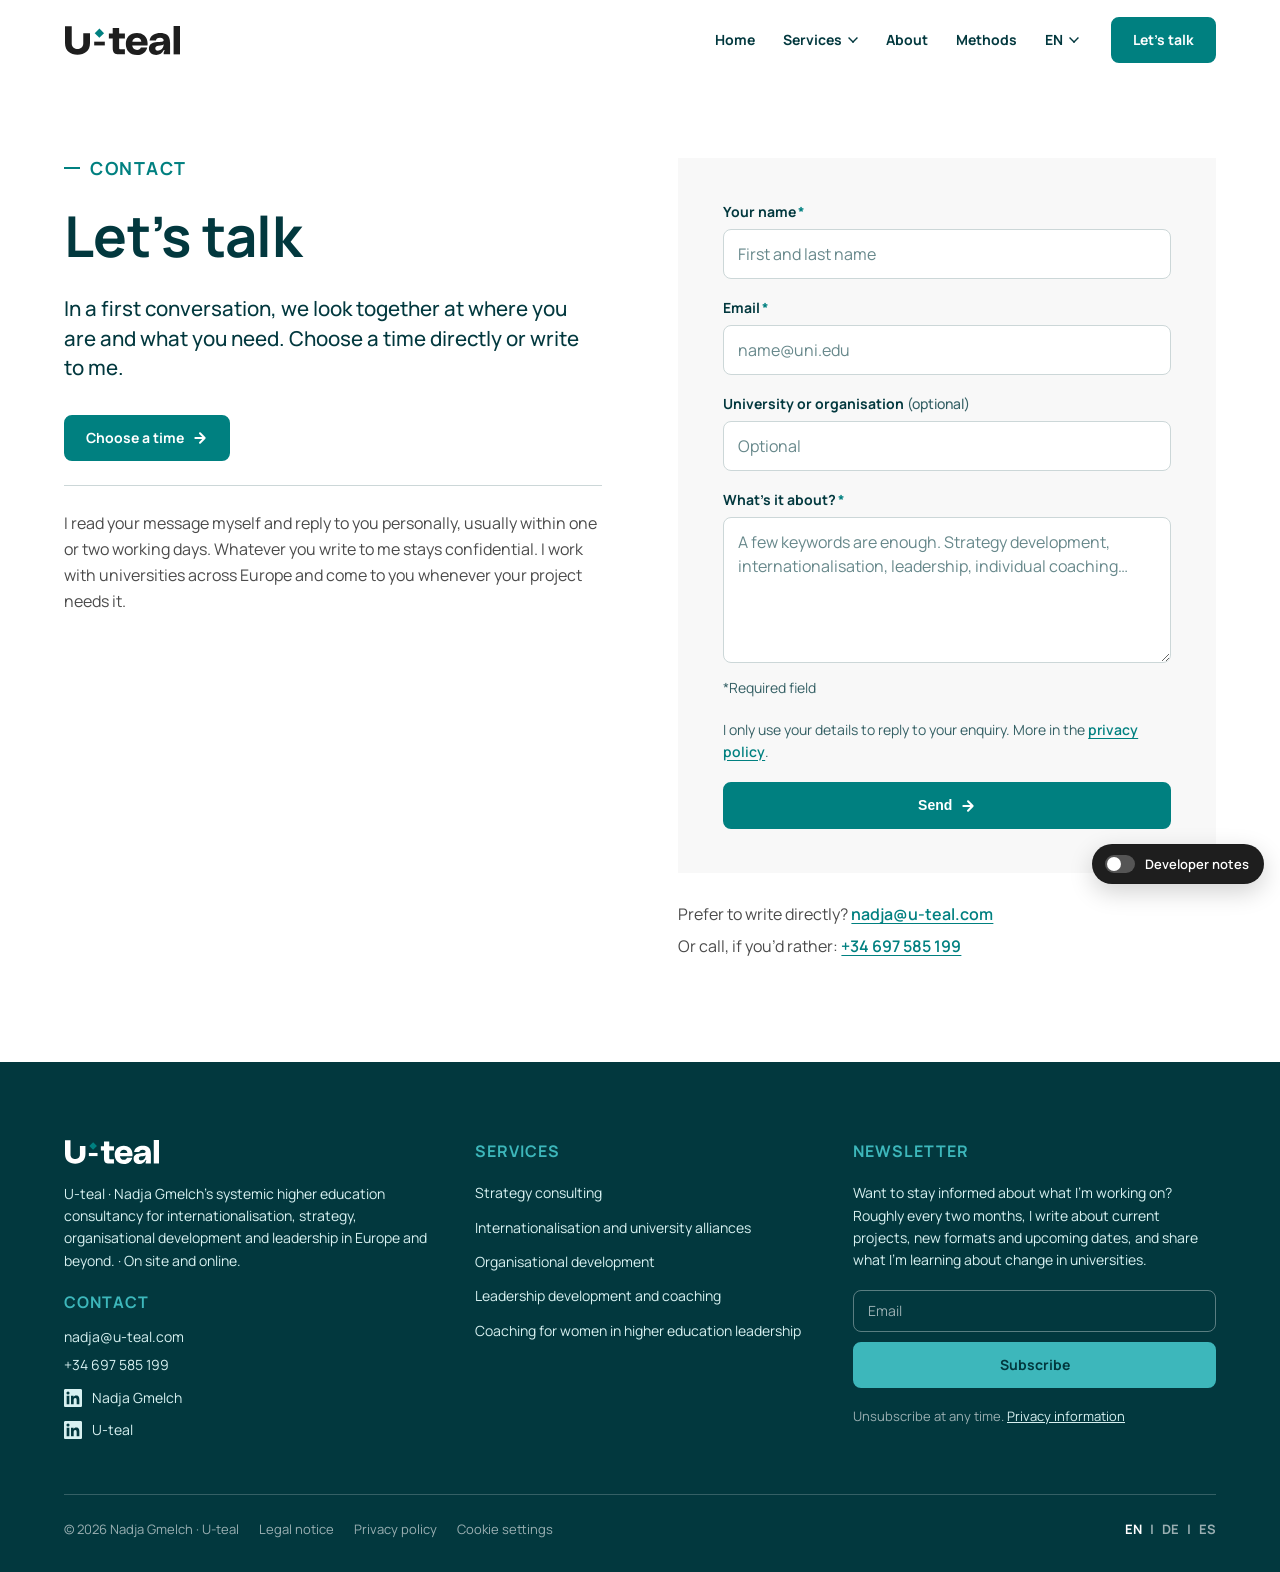
<file: contact.html>
<!DOCTYPE html>
<!--
================================================================================
  U-TEAL · Contact (EN) · HTML mockup — Draft 1
================================================================================
  Content: client Google Doc "Contact" (texts, link, heading levels).
  Heading levels: the doc has one heading only (H1 "Contact"); every other
  line is styled text (<p>), not a heading.
  Shared: header + footer are identical to index.html (Theme Builder in WP).
  CSS: assets/css/global.css + assets/css/contact.css
  Developer notes: floating switch (bottom-right) or ?notes=1
================================================================================
-->
<html lang="en">
  <head>
    <meta charset="utf-8" />
    <meta name="viewport" content="width=device-width, initial-scale=1" />

    <!-- SEO (Yoast: SEO title / Meta description / Social) -->
    <title>Contact Nadja Gmelch | U-teal</title>
    <meta
      name="description"
      content="Book a free introductory call about strategy, internationalisation, organisational development or leadership at your university."
    />
    <meta property="og:type" content="website" />
    <meta property="og:title" content="Let’s talk | U-teal" />
    <meta
      property="og:description"
      content="Tell me what you’re working on at your university right now."
    />
    <meta property="og:image" content="assets/images/about-nadja-gmelch.jpg" />

    <link rel="icon" type="image/png" href="assets/images/brand/mark-primary-bg-white-square.png" />
    <link rel="apple-touch-icon" href="assets/images/brand/mark-primary-bg-white-square.png" />

    <link rel="preconnect" href="https://fonts.googleapis.com" />
    <link rel="preconnect" href="https://fonts.gstatic.com" crossorigin />
    <link
      rel="stylesheet"
      href="https://fonts.googleapis.com/css2?family=Manrope:wght@300;400;500;600;700;800&display=swap"
    />

    <link rel="stylesheet" href="assets/css/global.css" />
    <link rel="stylesheet" href="assets/css/contact.css" />
  </head>

  <body>
    <!-- ======================================================================
         S01 · HEADER
         Elementor: Theme Builder › Header (sticky)
         Widgets: Site Logo (SVG) · Nav Menu (Home · Services ▾ · About ·
                  Methods) · Polylang language switcher (codes EN / DE / ES) · Button
         ====================================================================== -->
    <header class="site-header" id="top">
      <div class="dev-note">
        S01 · Theme Builder › Header (sticky) — Site Logo · Nav Menu with
        "Services" submenu · Polylang switcher as dropdown (EN ▾) · Button "Let's talk"
      </div>

      <div class="container site-header__inner">
        <a class="site-logo" href="index.html" aria-label="U-teal home">
          <img src="assets/images/brand/logo-uteal.svg" alt="U-teal" width="117" height="31" />
        </a>

        <!-- Mobile menu button (designer icon: bar · diamond · bar) -->
        <button
          class="menu-toggle"
          type="button"
          aria-label="Open menu"
          aria-expanded="false"
          aria-controls="site-nav"
        >
          <span class="menu-toggle__bar menu-toggle__bar--top"></span>
          <span class="menu-toggle__diamond"></span>
          <span class="menu-toggle__bar menu-toggle__bar--bottom"></span>
        </button>

        <nav class="site-nav" id="site-nav" aria-label="Main">
          <ul class="nav-list">
            <li><a class="nav-link" href="index.html">Home</a></li>

            <!-- Services dropdown (final wording tbc by client) -->
            <li>
              <button class="nav-link" type="button" aria-expanded="false" aria-controls="submenu-services" data-dropdown>
                Services <span class="nav-link__chev" aria-hidden="true"></span>
              </button>
              <ul class="submenu" id="submenu-services">
                <li><a href="internationalisation.html">Internationalisation and university alliances</a></li>
                <li><a href="strategy-consulting.html">Strategy consulting</a></li>
                <li><a href="organisational-development.html">Organisational development</a></li>
                <li><a href="leadership-development.html">Leadership development and coaching</a></li>
                <li class="submenu__divider" aria-hidden="true"></li>
                <li><a href="women-in-higher-education-leadership.html">Coaching for women in higher education leadership</a></li>
              </ul>
            </li>

            <li><a class="nav-link" href="about-me.html">About</a></li>
            <li><a class="nav-link" href="methods.html">Methods</a></li>

            <!-- Language switcher (Polylang, menu item "Displays as dropdown"):
                 current code + arrow, the other languages in the dropdown.
                 Scales to 4+ languages (feedback round 2, G1). No globe icon. -->
            <li class="lang">
              <button class="nav-link lang__btn" type="button" aria-expanded="false" aria-controls="submenu-lang" aria-label="Language: English. Change language" data-dropdown>
                EN <span class="nav-link__chev" aria-hidden="true"></span>
              </button>
              <ul class="submenu lang__menu" id="submenu-lang">
                <li><a href="contact.html" aria-current="true" lang="en">English</a></li>
                <li><a href="#" data-todo="/de/" lang="de">Deutsch</a></li>
                <li><a href="#" data-todo="/es/" lang="es">Español</a></li>
              </ul>
            </li>
          </ul>

          <a class="btn btn--primary" href="contact.html" aria-current="page">Let’s talk</a>

          <!-- Elementor build notes for the mobile menu (visible with developer notes on, menu open) -->
          <div class="dev-note dev-note--inline">
            <strong>MOBILE MENU · Elementor Pro › Nav Menu widget</strong>
            <ul>
              <li>Layout: Horizontal · Breakpoint: Tablet (Site Settings › Layout › Breakpoints: Tablet = 999px).</li>
              <li>Mobile dropdown: Full width ON · Align: start · Toggle icon: custom SVG (bar · diamond · bar), colour #02383E, size 22px.</li>
              <li>Dropdown items: Manrope 16px/700 #02383E · padding 15px 0 · divider 1px #CCD7D8 · active: text #008080 + 3px left border.</li>
              <li>Submenu ("Services"): indicator chevron on the right · bg #F8F8F8 · items 15px/600 · padding 12px 16px.</li>
              <li>Languages: Polylang "Language switcher" menu item, "Displays as dropdown": parent shows the current code (EN ▾), sub-items the other languages. No flags, no globe icon (round 2, G1).</li>
              <li>"Let's talk": last menu item with CSS class <code>menu-cta</code> styled as a button (or hide the header button on mobile: the floating Let's talk is always visible).</li>
            </ul>
            <div class="dev-svgs">
              <p class="dev-svgs__label">SVG · Nav Menu › Toggle icon (normal / active)</p>
              <div class="dev-svgs__grid">
                <div class="dev-svg">
                  <img src="assets/images/svg/icon-menu.svg" alt="" width="28" height="28" />
                  <span class="dev-svg__name">icon-menu.svg</span>
                  <button class="copy-btn" type="button" data-copy>Copy</button>
                  <a class="copy-btn" href="assets/images/svg/icon-menu.svg" download>Download</a>
                  <code hidden>&lt;svg xmlns=&quot;http://www.w3.org/2000/svg&quot; viewBox=&quot;0 0 26 22&quot; width=&quot;26&quot; height=&quot;22&quot;&gt;&lt;rect x=&quot;0&quot; y=&quot;2&quot; width=&quot;22&quot; height=&quot;4&quot; fill=&quot;#02383E&quot;/&gt;&lt;rect x=&quot;9.5&quot; y=&quot;7.5&quot; width=&quot;7&quot; height=&quot;7&quot; transform=&quot;rotate(45 13 11)&quot; fill=&quot;#008080&quot;/&gt;&lt;rect x=&quot;4&quot; y=&quot;16&quot; width=&quot;22&quot; height=&quot;4&quot; fill=&quot;#02383E&quot;/&gt;&lt;/svg&gt;</code>
                </div>
                <div class="dev-svg">
                  <img src="assets/images/svg/icon-menu-close.svg" alt="" width="28" height="28" />
                  <span class="dev-svg__name">icon-menu-close.svg</span>
                  <button class="copy-btn" type="button" data-copy>Copy</button>
                  <a class="copy-btn" href="assets/images/svg/icon-menu-close.svg" download>Download</a>
                  <code hidden>&lt;svg xmlns=&quot;http://www.w3.org/2000/svg&quot; viewBox=&quot;0 0 22 22&quot; width=&quot;22&quot; height=&quot;22&quot;&gt;&lt;rect x=&quot;-2&quot; y=&quot;9&quot; width=&quot;26&quot; height=&quot;4&quot; transform=&quot;rotate(45 11 11)&quot; fill=&quot;#02383E&quot;/&gt;&lt;rect x=&quot;-2&quot; y=&quot;9&quot; width=&quot;26&quot; height=&quot;4&quot; transform=&quot;rotate(-45 11 11)&quot; fill=&quot;#02383E&quot;/&gt;&lt;/svg&gt;</code>
                </div>
              </div>
            </div>
          </div>
        </nav>
      </div>
    </header>
    <!-- /S01 · HEADER -->

    <!-- ======================================================================
         SEO BOX (developer only — copy-paste into Yoast for this page)
         ====================================================================== -->
    <aside class="seo-box dev-only" aria-label="SEO values for this page">
      <div class="seo-box__inner">
        <p class="seo-box__title">
          <span>SEO · Contact (EN) → Yoast SEO</span>
          <span>Slug: /contact</span>
        </p>
        <dl>
          <dt>Title tag</dt>
          <dd data-count>Contact Nadja Gmelch | U-teal</dd>
          <dd><button class="copy-btn" type="button">Copy</button></dd>

          <dt>Meta description</dt>
          <dd data-count>Book a free introductory call about strategy, internationalisation, organisational development or leadership at your university.</dd>
          <dd><button class="copy-btn" type="button">Copy</button></dd>

          <dt>OG title</dt>
          <dd data-count>Let’s talk | U-teal</dd>
          <dd><button class="copy-btn" type="button">Copy</button></dd>

          <dt>OG description</dt>
          <dd data-count>Tell me what you’re working on at your university right now.</dd>
          <dd><button class="copy-btn" type="button">Copy</button></dd>

          <dt>Social image</dt>
          <dd>about-nadja-gmelch.jpg ("Picture option" in the doc's SEO block; Yoast › Social › Image, 1200×630 crop, Q33)</dd>
          <dd></dd>

          <dt>Slug</dt>
          <dd>/contact</dd>
          <dd></dd>

          <dt>H1</dt>
          <dd>Contact</dd>
          <dd><button class="copy-btn" type="button">Copy</button></dd>
        </dl>

        <div class="seo-box__outline">
          <p class="seo-box__subtitle">
            Heading structure (from the client doc: only one heading, the H1; every other line is styled text, so use p/div in the Elementor Heading widgets)
          </p>
          <ol class="heading-outline" data-heading-outline></ol>
          <p class="seo-box__hint">
            Booking button: tool and link still to be confirmed by the client (Q24). Phone number: taken from the footer, to be confirmed (Q25).
            The floating "Let’s talk" is not shown on this page (Popup display condition: exclude /contact).
          </p>
        </div>
      </div>
    </aside>

    <main>
      <!-- Mobile / tablet build notes for this page (developer notes only) -->
      <div class="container dev-only">
        <div class="dev-note dev-note--inline">
          <strong>MOBILE &amp; TABLET · this page</strong>
          <ul>
            <li><strong>Contact</strong>: one column; intro (H1, "Let's talk", lead, "Choose a time" button, note) first, then the form card, then direct email + phone. Intro not sticky.</li>
            <li>Form: all fields and the Send button 100% width (C3).</li>
          </ul>
        </div>
      </div>

      <!-- ====================================================================
           S02 · CONTACT (intro + form)
           Elementor: Container (row, 2 cols)
             Left (sticky on desktop via Motion Effects): Heading H1 (eyebrow
               style) · Heading p (display) · Text Editor (lead) · Button
               (booking link) · Text Editor (reassurance) · Image (portrait,
               "Picture option" in the client doc, Q33)
             Right: Container (#F8F8F8) › Pro Form widget · below it:
               Text Editor (email + phone links)
           ==================================================================== -->
      <section class="contact" id="contact-form">
        <div class="dev-note">
          S02 · Contact — Container (row) › H1 (eyebrow style, 18px, round 3 G1) · p display ·
          lead · Button "Choose a time" · Text | Form card (Pro Form) · direct
          email + phone
        </div>

        <div class="container contact__grid">
          <div class="contact__intro">
            <h1 class="eyebrow">Contact</h1>
            <p class="display">Let’s talk</p>
            <p class="lead">
              In a first conversation, we look together at where you are and
              what you need. Choose a time directly or write to me.
            </p>

            <!-- Booking tool: meetergo (Q24 / C6). Client sends the link; opens in a new tab. -->
            <div class="contact__book">
              <a class="btn btn--primary btn--arrow" href="#" data-todo="meetergo link (C6)">Choose a time</a>
              <div class="dev-note dev-note--inline">
                <strong>BOOKING · Button widget</strong>
                <ul>
                  <li>Label "Choose a time" (Q24, accepted).</li>
                  <li>Link: the client's <strong>meetergo</strong> booking page (link to come, C6), new tab. Link only, no embedded calendar (no third-party cookies, see T3).</li>
                </ul>
              </div>
            </div>

            <p class="body contact__note">
              I read your message myself and reply to you personally, usually
              within one or two working days. Whatever you write to me stays
              confidential. I work with universities across Europe and come to
              you whenever your project needs it.
            </p>
          </div>

          <div class="contact__side">
            <div class="contact-card">
              <form class="contact-form" action="#" data-demo-form="contact-success">
                <div class="field">
                  <label for="cf-name">Your name<span class="req" aria-hidden="true">*</span></label>
                  <input id="cf-name" name="name" type="text" placeholder="First and last name" autocomplete="name" required />
                </div>

                <div class="field">
                  <label for="cf-email">Email<span class="req" aria-hidden="true">*</span></label>
                  <input id="cf-email" name="email" type="email" placeholder="name@uni.edu" autocomplete="email" required />
                </div>

                <div class="field">
                  <label for="cf-org">University or organisation <span class="field__opt">(optional)</span></label>
                  <input id="cf-org" name="organisation" type="text" placeholder="Optional" autocomplete="organization" />
                </div>

                <div class="field">
                  <label for="cf-topic">What’s it about?<span class="req" aria-hidden="true">*</span></label>
                  <textarea id="cf-topic" name="message" rows="5" placeholder="A few keywords are enough. Strategy development, internationalisation, leadership, individual coaching…" required></textarea>
                </div>

                <p class="contact-form__req">*Required field</p>

                <p class="contact-form__privacy">
                  I only use your details to reply to your enquiry. More in the
                  <a href="#" data-todo="/privacy-policy">privacy policy</a>.
                </p>

                <button class="btn btn--primary btn--arrow" type="submit">Send</button>
              </form>

              <!-- Success message (Elementor: Form › Additional Options ›
                   Custom Messages › Success). Shown after "Send" in the
                   mockup; always visible with developer notes on. -->
              <div class="contact-success" id="contact-success" role="status" tabindex="-1" hidden>
                <span class="contact-success__mark" aria-hidden="true"></span>
                <p class="lead">
                  Thank you for your message. I’ll get back to you personally,
                  usually within one or two working days. If it’s urgent, you
                  can reach me at <a href="mailto:nadja@u-teal.com">nadja@u-teal.com</a>
                  or by phone on <a href="tel:+34697585199">+34 697 585 199</a>.
                </p>
              </div>

              <div class="dev-note dev-note--inline">
                <strong>FORM · Elementor Pro › Form widget</strong>
                <ul>
                  <li>Fields: Name (text, required) · Email (email, required) · University or organisation (text, optional) · What’s it about? (textarea, 5 rows, required). All 100% width. Labels ON, required mark ON. Placeholders as in the doc.</li>
                  <li>No consent checkbox (client doc): privacy line as an HTML field above the button, linked to the Privacy Policy of the current language.</li>
                  <li>Actions after submit: Email to <strong>nadja@u-teal.com</strong> (C5; Reply-To = [field id="email"]) · optional "Email 2" confirmation to the sender. Collect Submissions ON. Sending: SMTP via the client's Brevo account (Tuta has no SMTP; no DNS changes to the email records, T1).</li>
                  <li>Spam: Honeypot field ON + hCaptcha (free "hCaptcha for WP" plugin, Elementor Pro Forms integration; C4). No reCAPTCHA.</li>
                  <li>Success message: custom text below (Additional Options › Custom Messages). Error/required messages translated per language.</li>
                  <li>Style: labels 14px/700 #02383E · fields bg #FFF, border 1px #CCD7D8, radius 8px, padding 12px 14px, 16px · focus border #008080 · button = primary "Let’s talk" style, <strong>full width</strong> like the fields (C3), text centred.</li>
                  <li>Polylang: one form per language page (EN / DE / ES), all texts and placeholders translated.</li>
                </ul>
              </div>
            </div>

            <div class="contact-direct">
              <p class="body">
                Prefer to write directly?
                <a href="mailto:nadja@u-teal.com">nadja@u-teal.com</a>
              </p>
              <p class="body">
                Or call, if you’d rather:
                <a href="tel:+34697585199">+34 697 585 199</a>
              </p>
            </div>
          </div>
        </div>
      </section>
      <!-- /S02 · CONTACT -->
    </main>

    <!-- ======================================================================
         S11 · FOOTER
         Elementor: Theme Builder › Footer
         Col 1: Site Logo (white SVG) · Text · Button
         Col 2: Nav Menu (services)
         Col 3: Text · Form (Pro: first name + email → Mailchimp/Brevo,
                double opt-in) · privacy note
         Bottom bar: copyright · legal links · contact · LinkedIn · EN|DE|ES
         ====================================================================== -->
    <footer class="site-footer">
      <div class="dev-note">
        S11 · Theme Builder › Footer — 3 cols (logo + text + contact ·
        services menu · newsletter form) + bottom bar (Polylang switcher)
      </div>
      <div class="dev-note dev-note--inline">
        <strong>FOOTER · build notes</strong>
        <ul>
          <li>No "Let's talk" button in the footer (round 2, F1).</li>
          <li>Contact: Heading (p) "Contact" · Icon List (email, phone; links mailto: / tel:).</li>
          <li>LinkedIn: Icon List with the LinkedIn icon + text "Nadja Gmelch" / "U-teal" only (no word "LinkedIn", round 2, F2). Set aria-label "LinkedIn: …" via Custom Attributes.</li>
          <li>Bottom bar language list: Polylang switcher widget, codes, separator "|".</li>
        </ul>
        <div class="dev-svgs">
          <p class="dev-svgs__label">SVG · LinkedIn icon (Icon List › Upload SVG)</p>
          <div class="dev-svgs__grid">
            <div class="dev-svg">
              <img src="assets/images/svg/icon-linkedin.svg" alt="" width="28" height="28" />
              <span class="dev-svg__name">icon-linkedin.svg</span>
              <button class="copy-btn" type="button" data-copy>Copy</button>
              <a class="copy-btn" href="assets/images/svg/icon-linkedin.svg" download>Download</a>
              <code hidden>&lt;svg xmlns=&quot;http://www.w3.org/2000/svg&quot; viewBox=&quot;0 0 24 24&quot; width=&quot;24&quot; height=&quot;24&quot;&gt;&lt;path fill=&quot;currentColor&quot; d=&quot;M20.45 20.45h-3.56v-5.57c0-1.33-.02-3.04-1.85-3.04-1.85 0-2.14 1.45-2.14 2.94v5.67H9.35V9h3.41v1.56h.05c.48-.9 1.64-1.85 3.37-1.85 3.6 0 4.27 2.37 4.27 5.46v6.28zM5.34 7.43a2.06 2.06 0 1 1 0-4.13 2.06 2.06 0 0 1 0 4.13zM7.12 20.45H3.56V9h3.56v11.45zM22.22 0H1.77C.79 0 0 .77 0 1.73v20.54C0 23.23.79 24 1.77 24h20.45c.98 0 1.78-.77 1.78-1.73V1.73C24 .77 23.2 0 22.22 0z&quot;/&gt;&lt;/svg&gt;</code>
            </div>
          </div>
        </div>
      </div>

      <div class="container">
        <div class="site-footer__cols">
          <!-- Column 1: about + contact (feedback F3: contact details moved here) -->
          <div class="site-footer__col">
            <a class="site-footer__logo" href="index.html" aria-label="U-teal home">
              <img src="assets/images/brand/logo-uteal-white.svg" alt="U-teal" width="96" height="26" />
            </a>
            <p>
              U-teal · Nadja Gmelch’s systemic higher education consultancy for
              internationalisation, strategy, organisational development and
              leadership in Europe and beyond. · On site and online.
            </p>
            <div class="site-footer__contact">
              <p class="site-footer__title">Contact</p>
              <ul class="site-footer__links">
                <li><a href="mailto:nadja@u-teal.com">nadja@u-teal.com</a></li>
                <li><a href="tel:+34697585199">+34 697 585 199</a></li>
              </ul>
              <!-- Elementor: Icon List (LinkedIn icon) or Social Icons + text -->
              <ul class="site-footer__social">
                <li>
                  <a href="https://www.linkedin.com/in/nadja-gmelch/" target="_blank" rel="noopener" aria-label="LinkedIn: Nadja Gmelch">
                    <svg viewBox="0 0 24 24" aria-hidden="true"><path fill="currentColor" d="M20.45 20.45h-3.56v-5.57c0-1.33-.02-3.04-1.85-3.04-1.85 0-2.14 1.45-2.14 2.94v5.67H9.35V9h3.41v1.56h.05c.48-.9 1.64-1.85 3.37-1.85 3.6 0 4.27 2.37 4.27 5.46v6.28zM5.34 7.43a2.06 2.06 0 1 1 0-4.13 2.06 2.06 0 0 1 0 4.13zM7.12 20.45H3.56V9h3.56v11.45zM22.22 0H1.77C.79 0 0 .77 0 1.73v20.54C0 23.23.79 24 1.77 24h20.45c.98 0 1.78-.77 1.78-1.73V1.73C24 .77 23.2 0 22.22 0z"/></svg>
                    Nadja Gmelch
                  </a>
                </li>
                <li>
                  <a href="https://www.linkedin.com/company/u-teal/" target="_blank" rel="noopener" aria-label="LinkedIn: U-teal">
                    <svg viewBox="0 0 24 24" aria-hidden="true"><path fill="currentColor" d="M20.45 20.45h-3.56v-5.57c0-1.33-.02-3.04-1.85-3.04-1.85 0-2.14 1.45-2.14 2.94v5.67H9.35V9h3.41v1.56h.05c.48-.9 1.64-1.85 3.37-1.85 3.6 0 4.27 2.37 4.27 5.46v6.28zM5.34 7.43a2.06 2.06 0 1 1 0-4.13 2.06 2.06 0 0 1 0 4.13zM7.12 20.45H3.56V9h3.56v11.45zM22.22 0H1.77C.79 0 0 .77 0 1.73v20.54C0 23.23.79 24 1.77 24h20.45c.98 0 1.78-.77 1.78-1.73V1.73C24 .77 23.2 0 22.22 0z"/></svg>
                    U-teal
                  </a>
                </li>
              </ul>
            </div>
          </div>

          <!-- Column 2 -->
          <div class="site-footer__col">
            <p class="site-footer__title">Services</p>
            <ul class="site-footer__links">
              <li><a href="strategy-consulting.html">Strategy consulting</a></li>
              <li><a href="internationalisation.html">Internationalisation and university alliances</a></li>
              <li><a href="organisational-development.html">Organisational development</a></li>
              <li><a href="leadership-development.html">Leadership development and coaching</a></li>
              <li><a href="women-in-higher-education-leadership.html">Coaching for women in higher education leadership</a></li>
            </ul>
          </div>

          <!-- Column 3: newsletter (email only, feedback F1) -->
          <div class="site-footer__col site-footer__col--newsletter">
            <p class="site-footer__title">Newsletter</p>
            <p>
              Want to stay informed about what I’m working on? Roughly every two
              months, I write about current projects, new formats and upcoming
              dates, and share what I’m learning about change in universities.
            </p>
            <form class="footer-form" action="#" onsubmit="return false;">
              <label class="sr-only" for="nl-email">Email</label>
              <input id="nl-email" type="email" placeholder="Email" autocomplete="email" required />
              <button class="btn btn--accent" type="submit">Subscribe</button>
            </form>
            <p class="footer-form__note">
              Unsubscribe at any time.
              <a href="#" data-todo="/privacy-policy">Privacy information</a>
            </p>

            <div class="dev-note dev-note--inline">
              <strong>FORM · Elementor Pro › Form widget</strong>
              <ul>
                <li>Fields: Email only (required, 100%) + Submit (100% = same width as the field, desktop and mobile; feedback F1/F2/MO2).</li>
                <li>Action: Brevo (client's provider) with double opt-in ON (GDPR/DE): Brevo plugin or webhook.</li>
                <li>Spam: honeypot ON + hCaptcha (free "hCaptcha for WP" plugin, supports Elementor Pro forms). No reCAPTCHA.</li>
                <li>Field: transparent bg · border 1px rgba(255,255,255,.35) · radius 8px · padding 11px 14px · Manrope 14px · text #FFF · placeholder #9AAFB2.</li>
                <li>Button: bg #3DB7BB · text #02383E · 14px/700 · padding 12px 20px · radius 8px · hover bg #FFF.</li>
                <li>Polylang: translate the success message + privacy link in DE/ES.</li>
              </ul>
            </div>
          </div>
        </div>

        <!-- Bottom bar -->
        <div class="site-footer__bottom">
          <ul class="site-footer__meta">
            <li>© <span class="js-year">2026</span> Nadja Gmelch · U-teal</li>
            <li><a href="#" data-todo="/legal-notice">Legal notice</a></li>
            <li><a href="#" data-todo="/privacy-policy">Privacy policy</a></li>
            <li><a href="#" data-todo="cookie-settings">Cookie settings</a></li>
          </ul>
          <!-- Polylang: each link points to the same page in the other language -->
          <nav class="site-footer__lang" aria-label="Language">
            <a href="contact.html" aria-current="true">EN</a> |
            <a href="#" data-todo="/de/">DE</a> |
            <a href="#" data-todo="/es/">ES</a>
          </nav>
        </div>
      </div>
    </footer>
    <!-- /S11 · FOOTER -->

    <!-- FLOATING "LET'S TALK": not shown on the Contact page itself
         (Elementor Popup › Display Conditions: exclude the Contact page). -->

    <!-- Scripts: menus, developer notes, SEO copy buttons, footer year -->
    <script src="assets/js/main.js" defer></script>
  </body>
</html>
</file>
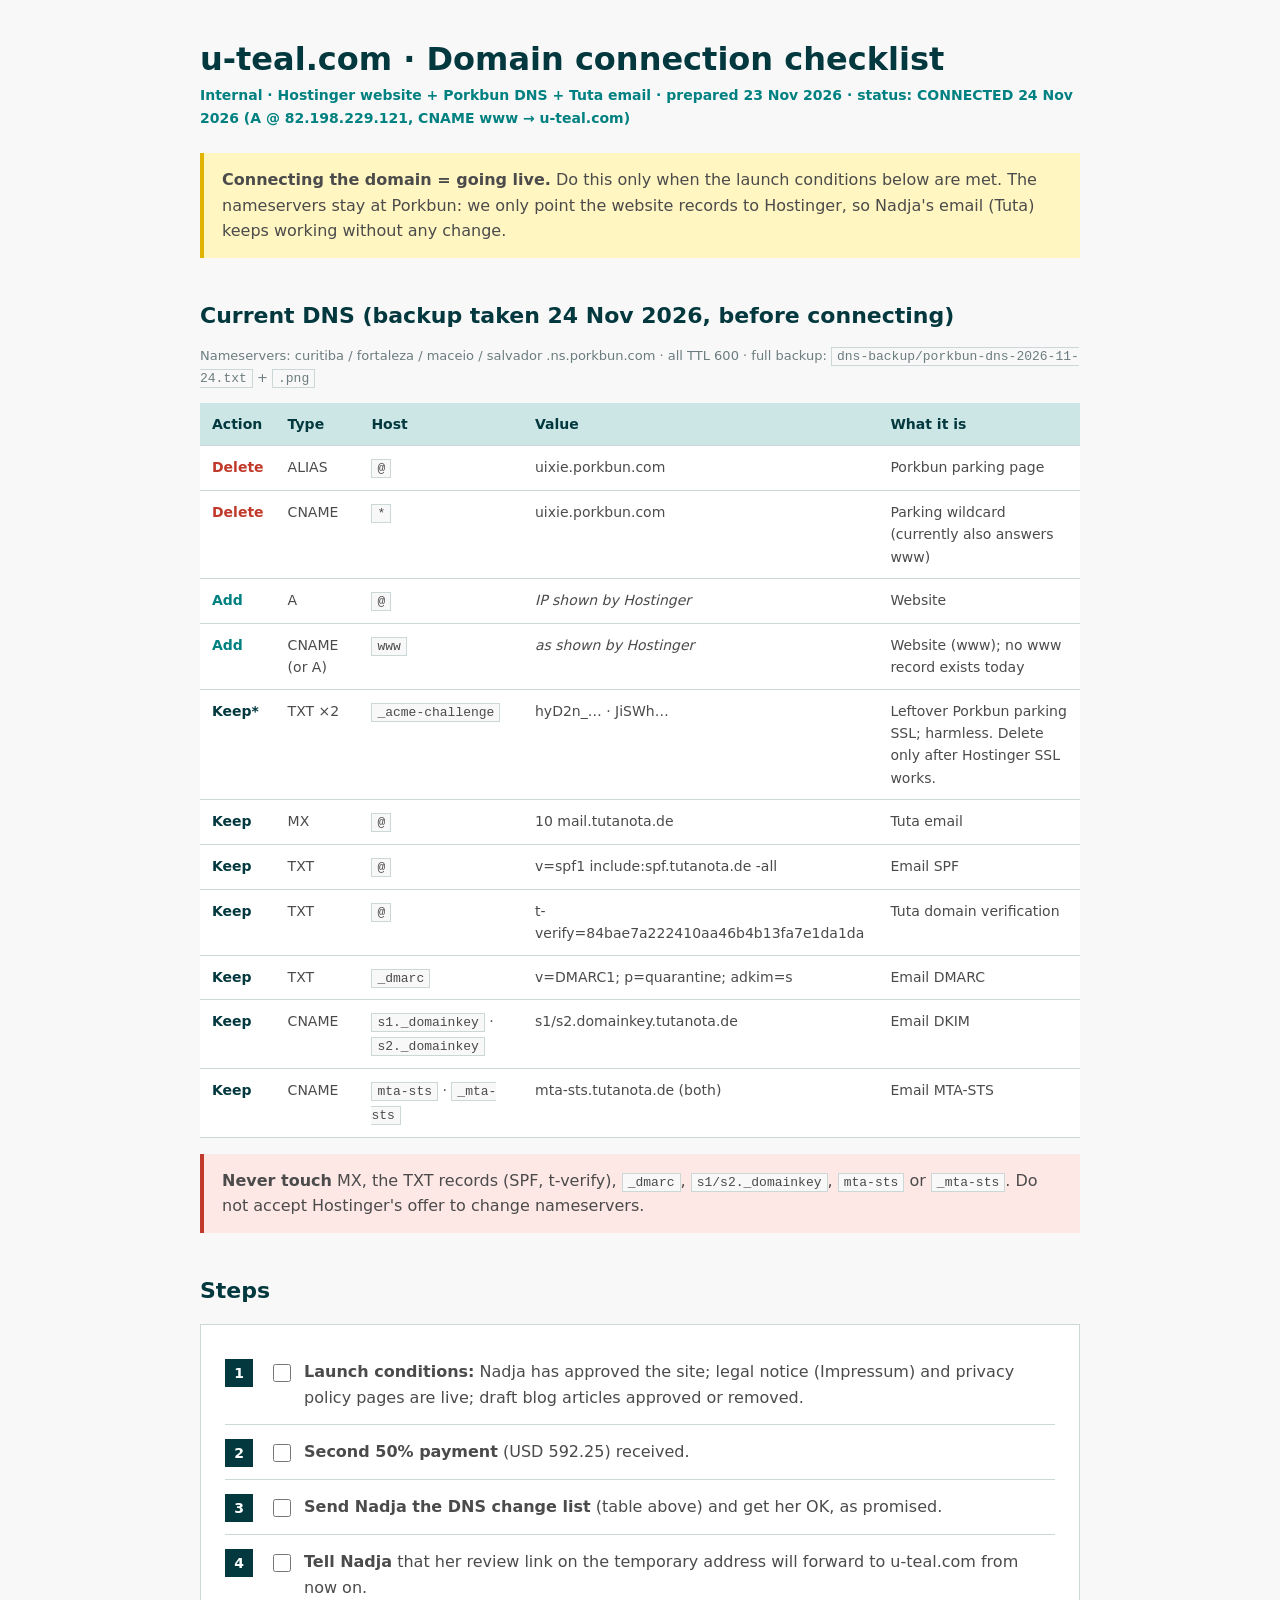
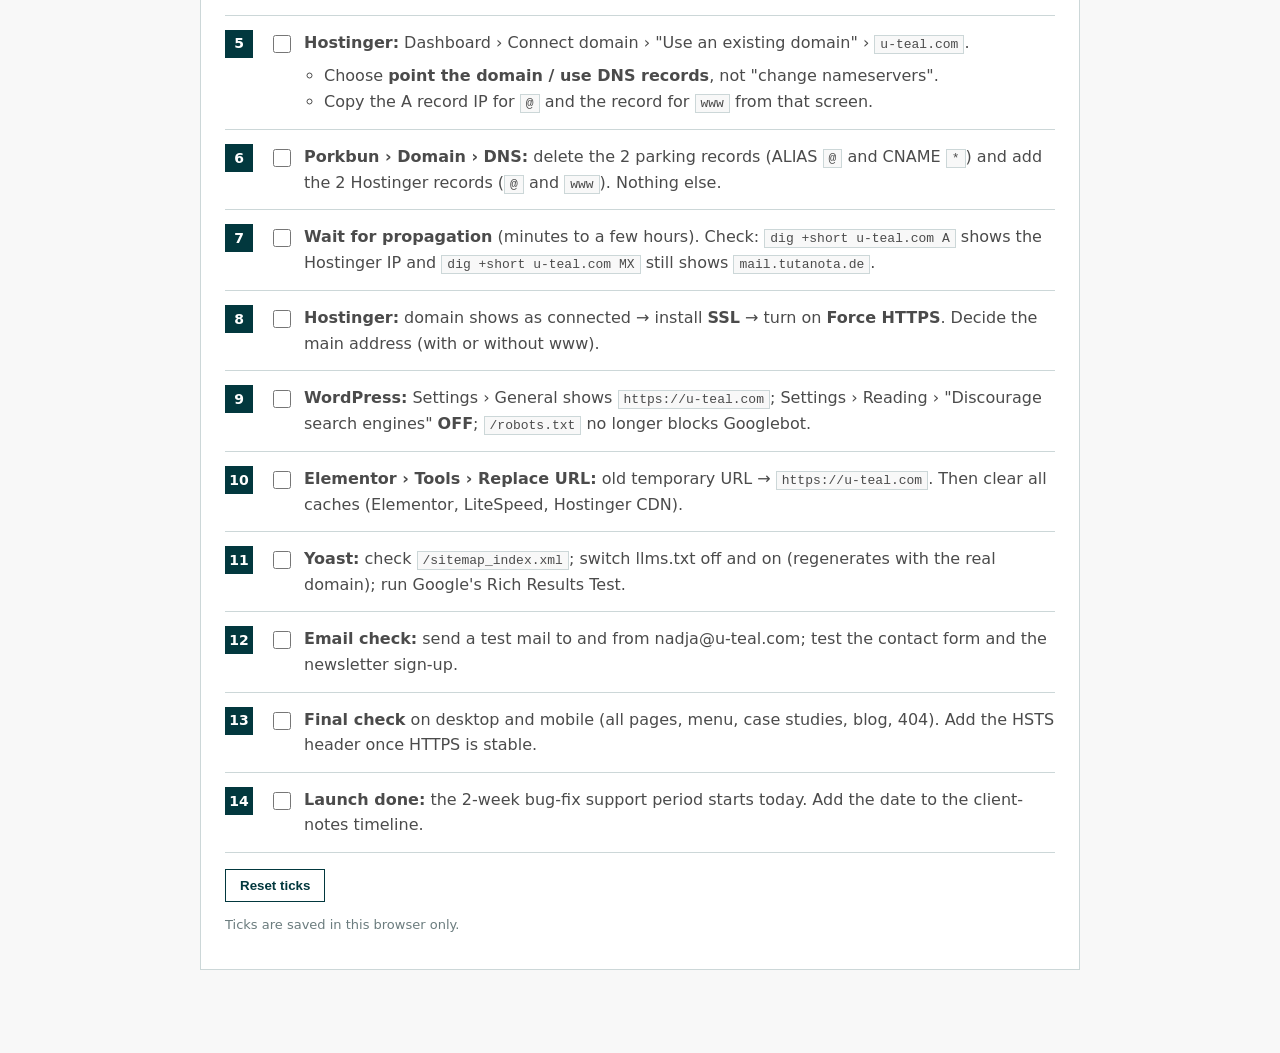
<file: domain.html>
<!doctype html>
<html lang="en">
  <head>
    <meta charset="utf-8" />
    <meta name="viewport" content="width=device-width, initial-scale=1" />
    <meta name="robots" content="noindex, nofollow" />
    <title>u-teal.com · Domain connection checklist (internal)</title>
    <style>
      :root {
        --teal-dark: #02383e;
        --teal: #008080;
        --teal-light: #3db7bb;
        --teal-20: #cce6e6;
        --text: #4b4b4b;
        --line: #ccd7d8;
        --soft: #f8f8f8;
        --warn: #fff6c2;
        --danger: #fde8e6;
      }
      * { box-sizing: border-box; }
      body {
        margin: 0;
        font: 16px/1.6 system-ui, -apple-system, "Segoe UI", sans-serif;
        color: var(--text);
        background: var(--soft);
      }
      main { max-width: 920px; margin: 0 auto; padding: 40px 20px 80px; }
      h1 { margin: 0 0 6px; font-size: 32px; line-height: 1.2; color: var(--teal-dark); }
      h2 { margin: 40px 0 12px; font-size: 22px; color: var(--teal-dark); }
      .sub { margin: 0 0 24px; color: var(--teal); font-weight: 700; font-size: 14px; }
      .card { background: #fff; border: 1px solid var(--line); padding: 20px 24px; margin: 16px 0; }
      .note { background: var(--warn); border-left: 4px solid #e0b400; padding: 14px 18px; margin: 16px 0; }
      .danger { background: var(--danger); border-left: 4px solid #c0392b; padding: 14px 18px; margin: 16px 0; }
      table { width: 100%; border-collapse: collapse; background: #fff; font-size: 14px; }
      th, td { text-align: left; padding: 10px 12px; border-bottom: 1px solid var(--line); vertical-align: top; }
      th { background: var(--teal-20); color: var(--teal-dark); }
      td.act-del { color: #c0392b; font-weight: 700; }
      td.act-add { color: var(--teal); font-weight: 700; }
      td.act-keep { color: var(--teal-dark); font-weight: 700; }
      code { background: var(--soft); border: 1px solid var(--line); padding: 1px 5px; font-size: 13px; }
      ol.steps { list-style: none; padding: 0; margin: 0; counter-reset: s; }
      ol.steps > li { counter-increment: s; position: relative; padding: 14px 0 14px 44px; border-bottom: 1px solid var(--line); }
      ol.steps > li::before {
        content: counter(s); position: absolute; left: 0; top: 14px;
        width: 28px; height: 28px; display: grid; place-items: center;
        background: var(--teal-dark); color: #fff; font-weight: 800; font-size: 14px;
      }
      ol.steps label { display: flex; gap: 10px; align-items: flex-start; cursor: pointer; }
      ol.steps input { margin-top: 5px; width: 18px; height: 18px; accent-color: var(--teal); flex: none; }
      ol.steps li.done { opacity: 0.55; }
      ol.steps ul { margin: 8px 0 0; padding-left: 20px; }
      .reset { margin-top: 16px; background: none; border: 1px solid var(--teal-dark); color: var(--teal-dark); padding: 8px 14px; cursor: pointer; font-weight: 700; }
      .meta { font-size: 13px; color: #6b7c7e; }
    </style>
  </head>
  <body>
    <main>
      <h1>u-teal.com · Domain connection checklist</h1>
      <p class="sub">Internal · Hostinger website + Porkbun DNS + Tuta email · prepared 23 Nov 2026 · status: CONNECTED 24 Nov 2026 (A @ 82.198.229.121, CNAME www → u-teal.com)</p>

      <div class="note">
        <strong>Connecting the domain = going live.</strong> Do this only when the launch conditions
        below are met. The nameservers stay at Porkbun: we only point the website records to
        Hostinger, so Nadja's email (Tuta) keeps working without any change.
      </div>

      <h2>Current DNS (backup taken 24 Nov 2026, before connecting)</h2>
      <p class="meta">Nameservers: curitiba / fortaleza / maceio / salvador .ns.porkbun.com · all TTL 600 ·
        full backup: <code>dns-backup/porkbun-dns-2026-11-24.txt</code> + <code>.png</code></p>
      <table>
        <thead>
          <tr><th>Action</th><th>Type</th><th>Host</th><th>Value</th><th>What it is</th></tr>
        </thead>
        <tbody>
          <tr><td class="act-del">Delete</td><td>ALIAS</td><td><code>@</code></td><td>uixie.porkbun.com</td><td>Porkbun parking page</td></tr>
          <tr><td class="act-del">Delete</td><td>CNAME</td><td><code>*</code></td><td>uixie.porkbun.com</td><td>Parking wildcard (currently also answers www)</td></tr>
          <tr><td class="act-add">Add</td><td>A</td><td><code>@</code></td><td><em>IP shown by Hostinger</em></td><td>Website</td></tr>
          <tr><td class="act-add">Add</td><td>CNAME (or A)</td><td><code>www</code></td><td><em>as shown by Hostinger</em></td><td>Website (www); no www record exists today</td></tr>
          <tr><td class="act-keep">Keep*</td><td>TXT ×2</td><td><code>_acme-challenge</code></td><td>hyD2n_… · JiSWh…</td><td>Leftover Porkbun parking SSL; harmless. Delete only after Hostinger SSL works.</td></tr>
          <tr><td class="act-keep">Keep</td><td>MX</td><td><code>@</code></td><td>10 mail.tutanota.de</td><td>Tuta email</td></tr>
          <tr><td class="act-keep">Keep</td><td>TXT</td><td><code>@</code></td><td>v=spf1 include:spf.tutanota.de -all</td><td>Email SPF</td></tr>
          <tr><td class="act-keep">Keep</td><td>TXT</td><td><code>@</code></td><td>t-verify=84bae7a222410aa46b4b13fa7e1da1da</td><td>Tuta domain verification</td></tr>
          <tr><td class="act-keep">Keep</td><td>TXT</td><td><code>_dmarc</code></td><td>v=DMARC1; p=quarantine; adkim=s</td><td>Email DMARC</td></tr>
          <tr><td class="act-keep">Keep</td><td>CNAME</td><td><code>s1._domainkey</code> · <code>s2._domainkey</code></td><td>s1/s2.domainkey.tutanota.de</td><td>Email DKIM</td></tr>
          <tr><td class="act-keep">Keep</td><td>CNAME</td><td><code>mta-sts</code> · <code>_mta-sts</code></td><td>mta-sts.tutanota.de (both)</td><td>Email MTA-STS</td></tr>
        </tbody>
      </table>

      <div class="danger">
        <strong>Never touch</strong> MX, the TXT records (SPF, t-verify), <code>_dmarc</code>,
        <code>s1/s2._domainkey</code>, <code>mta-sts</code> or <code>_mta-sts</code>. Do not accept
        Hostinger's offer to change nameservers.
      </div>

      <h2>Steps</h2>
      <div class="card">
        <ol class="steps" id="steps">
          <li><label><input type="checkbox" /><span><strong>Launch conditions:</strong> Nadja has approved the site; legal notice (Impressum) and privacy policy pages are live; draft blog articles approved or removed.</span></label></li>
          <li><label><input type="checkbox" /><span><strong>Second 50% payment</strong> (USD 592.25) received.</span></label></li>
          <li><label><input type="checkbox" /><span><strong>Send Nadja the DNS change list</strong> (table above) and get her OK, as promised.</span></label></li>
          <li><label><input type="checkbox" /><span><strong>Tell Nadja</strong> that her review link on the temporary address will forward to u-teal.com from now on.</span></label></li>
          <li><label><input type="checkbox" /><span><strong>Hostinger:</strong> Dashboard › Connect domain › "Use an existing domain" › <code>u-teal.com</code>.
            <ul>
              <li>Choose <strong>point the domain / use DNS records</strong>, not "change nameservers".</li>
              <li>Copy the A record IP for <code>@</code> and the record for <code>www</code> from that screen.</li>
            </ul></span></label></li>
          <li><label><input type="checkbox" /><span><strong>Porkbun › Domain › DNS:</strong> delete the 2 parking records (ALIAS <code>@</code> and CNAME <code>*</code>) and add the 2 Hostinger records (<code>@</code> and <code>www</code>). Nothing else.</span></label></li>
          <li><label><input type="checkbox" /><span><strong>Wait for propagation</strong> (minutes to a few hours). Check: <code>dig +short u-teal.com A</code> shows the Hostinger IP and <code>dig +short u-teal.com MX</code> still shows <code>mail.tutanota.de</code>.</span></label></li>
          <li><label><input type="checkbox" /><span><strong>Hostinger:</strong> domain shows as connected → install <strong>SSL</strong> → turn on <strong>Force HTTPS</strong>. Decide the main address (with or without www).</span></label></li>
          <li><label><input type="checkbox" /><span><strong>WordPress:</strong> Settings › General shows <code>https://u-teal.com</code>; Settings › Reading › "Discourage search engines" <strong>OFF</strong>; <code>/robots.txt</code> no longer blocks Googlebot.</span></label></li>
          <li><label><input type="checkbox" /><span><strong>Elementor › Tools › Replace URL:</strong> old temporary URL → <code>https://u-teal.com</code>. Then clear all caches (Elementor, LiteSpeed, Hostinger CDN).</span></label></li>
          <li><label><input type="checkbox" /><span><strong>Yoast:</strong> check <code>/sitemap_index.xml</code>; switch llms.txt off and on (regenerates with the real domain); run Google's Rich Results Test.</span></label></li>
          <li><label><input type="checkbox" /><span><strong>Email check:</strong> send a test mail to and from nadja@u-teal.com; test the contact form and the newsletter sign-up.</span></label></li>
          <li><label><input type="checkbox" /><span><strong>Final check</strong> on desktop and mobile (all pages, menu, case studies, blog, 404). Add the HSTS header once HTTPS is stable.</span></label></li>
          <li><label><input type="checkbox" /><span><strong>Launch done:</strong> the 2-week bug-fix support period starts today. Add the date to the client-notes timeline.</span></label></li>
        </ol>
        <button class="reset" type="button" id="reset">Reset ticks</button>
        <p class="meta">Ticks are saved in this browser only.</p>
      </div>
    </main>
    <script>
      (function () {
        var KEY = "ut-domain-steps";
        var boxes = document.querySelectorAll("#steps input");
        var saved = JSON.parse(localStorage.getItem(KEY) || "[]");
        boxes.forEach(function (b, i) {
          b.checked = !!saved[i];
          b.closest("li").classList.toggle("done", b.checked);
          b.addEventListener("change", function () {
            b.closest("li").classList.toggle("done", b.checked);
            localStorage.setItem(KEY, JSON.stringify([].map.call(boxes, function (x) { return x.checked; })));
          });
        });
        document.getElementById("reset").addEventListener("click", function () {
          localStorage.removeItem(KEY);
          boxes.forEach(function (b) { b.checked = false; b.closest("li").classList.remove("done"); });
        });
      })();
    </script>
  </body>
</html>
</file>
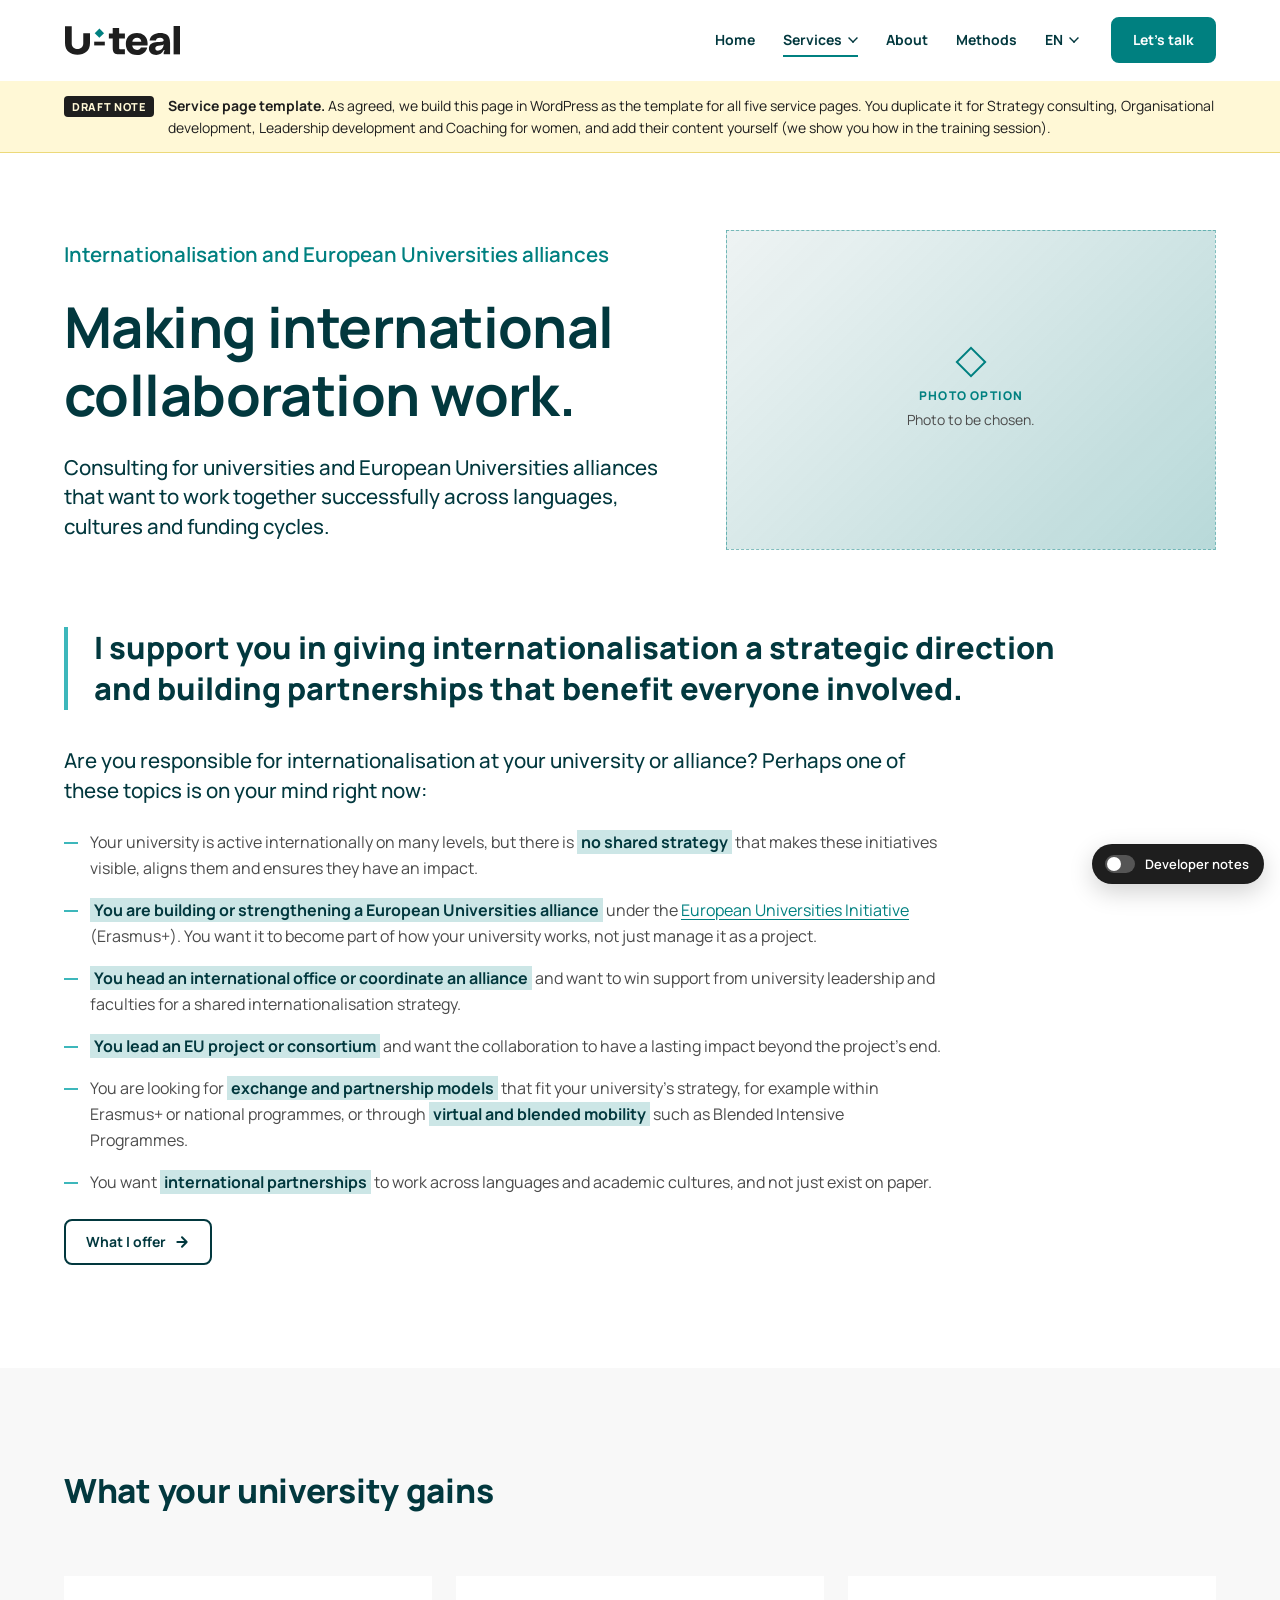
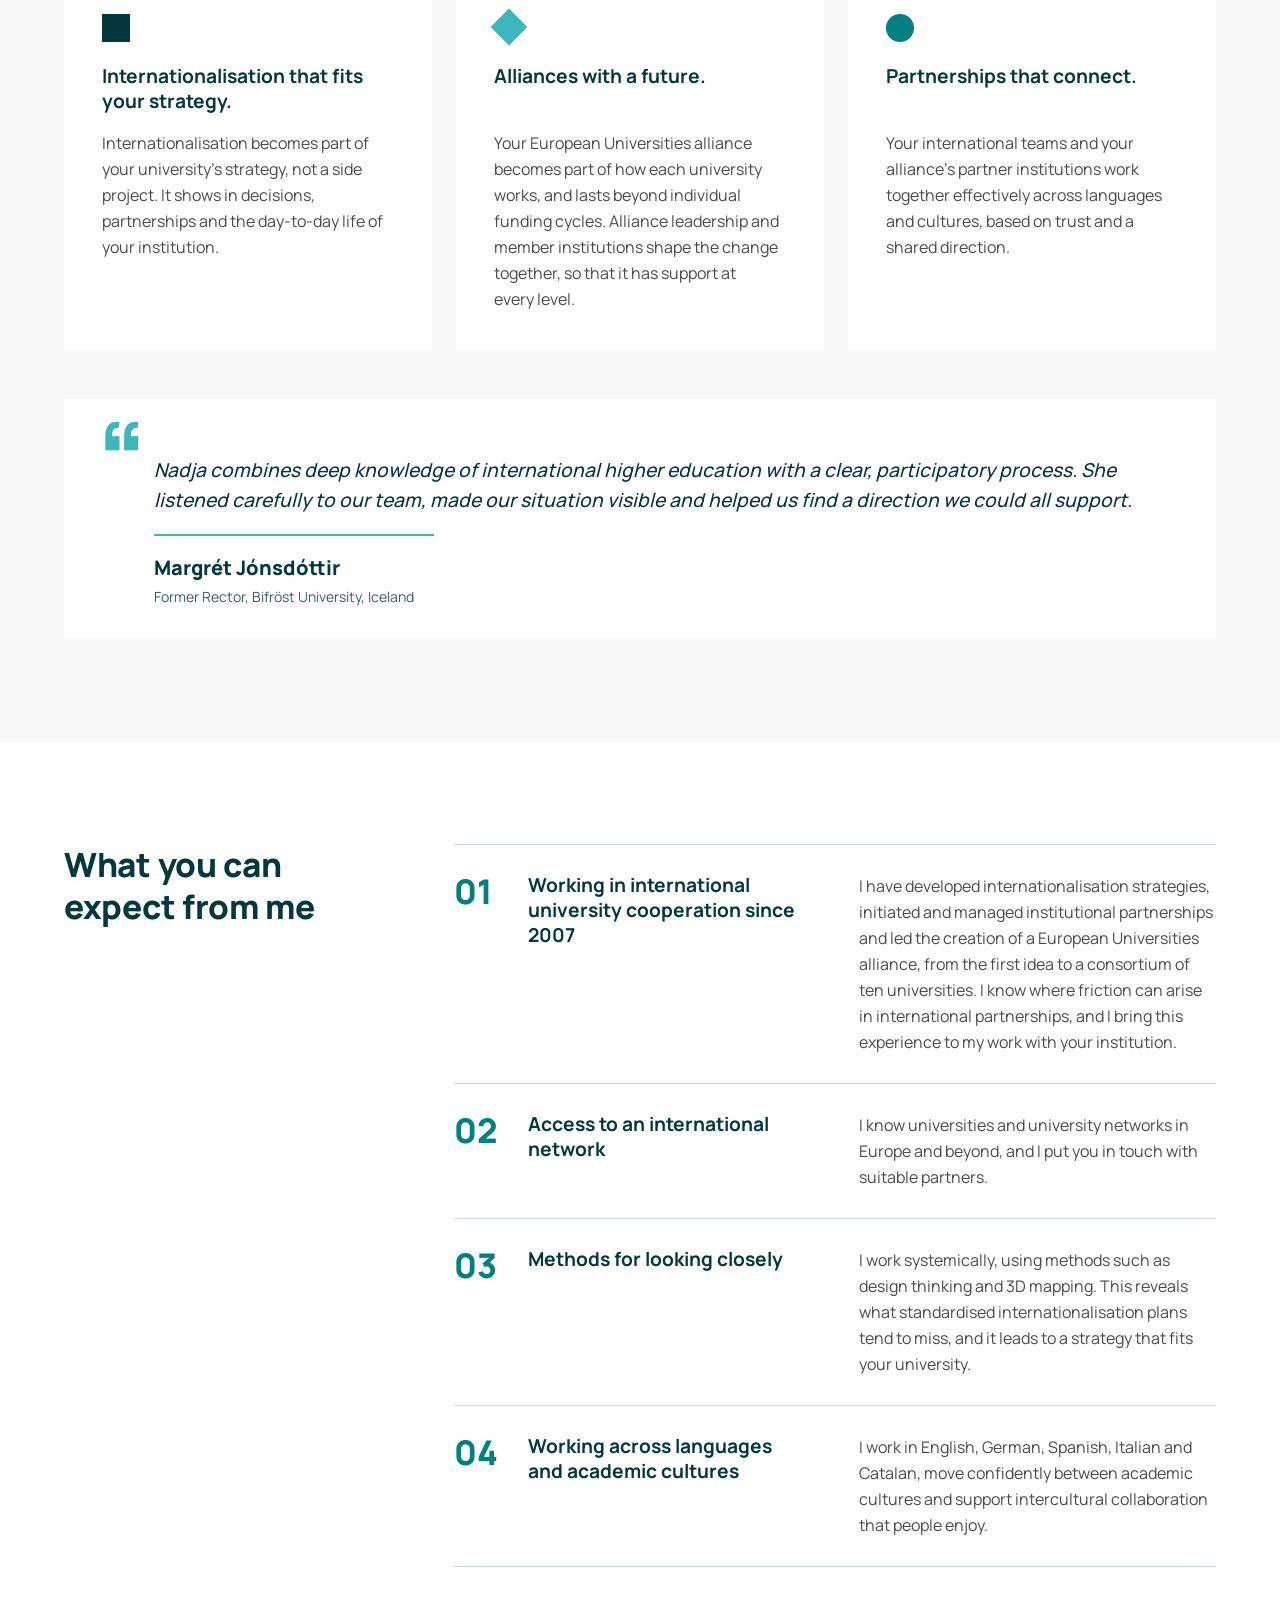
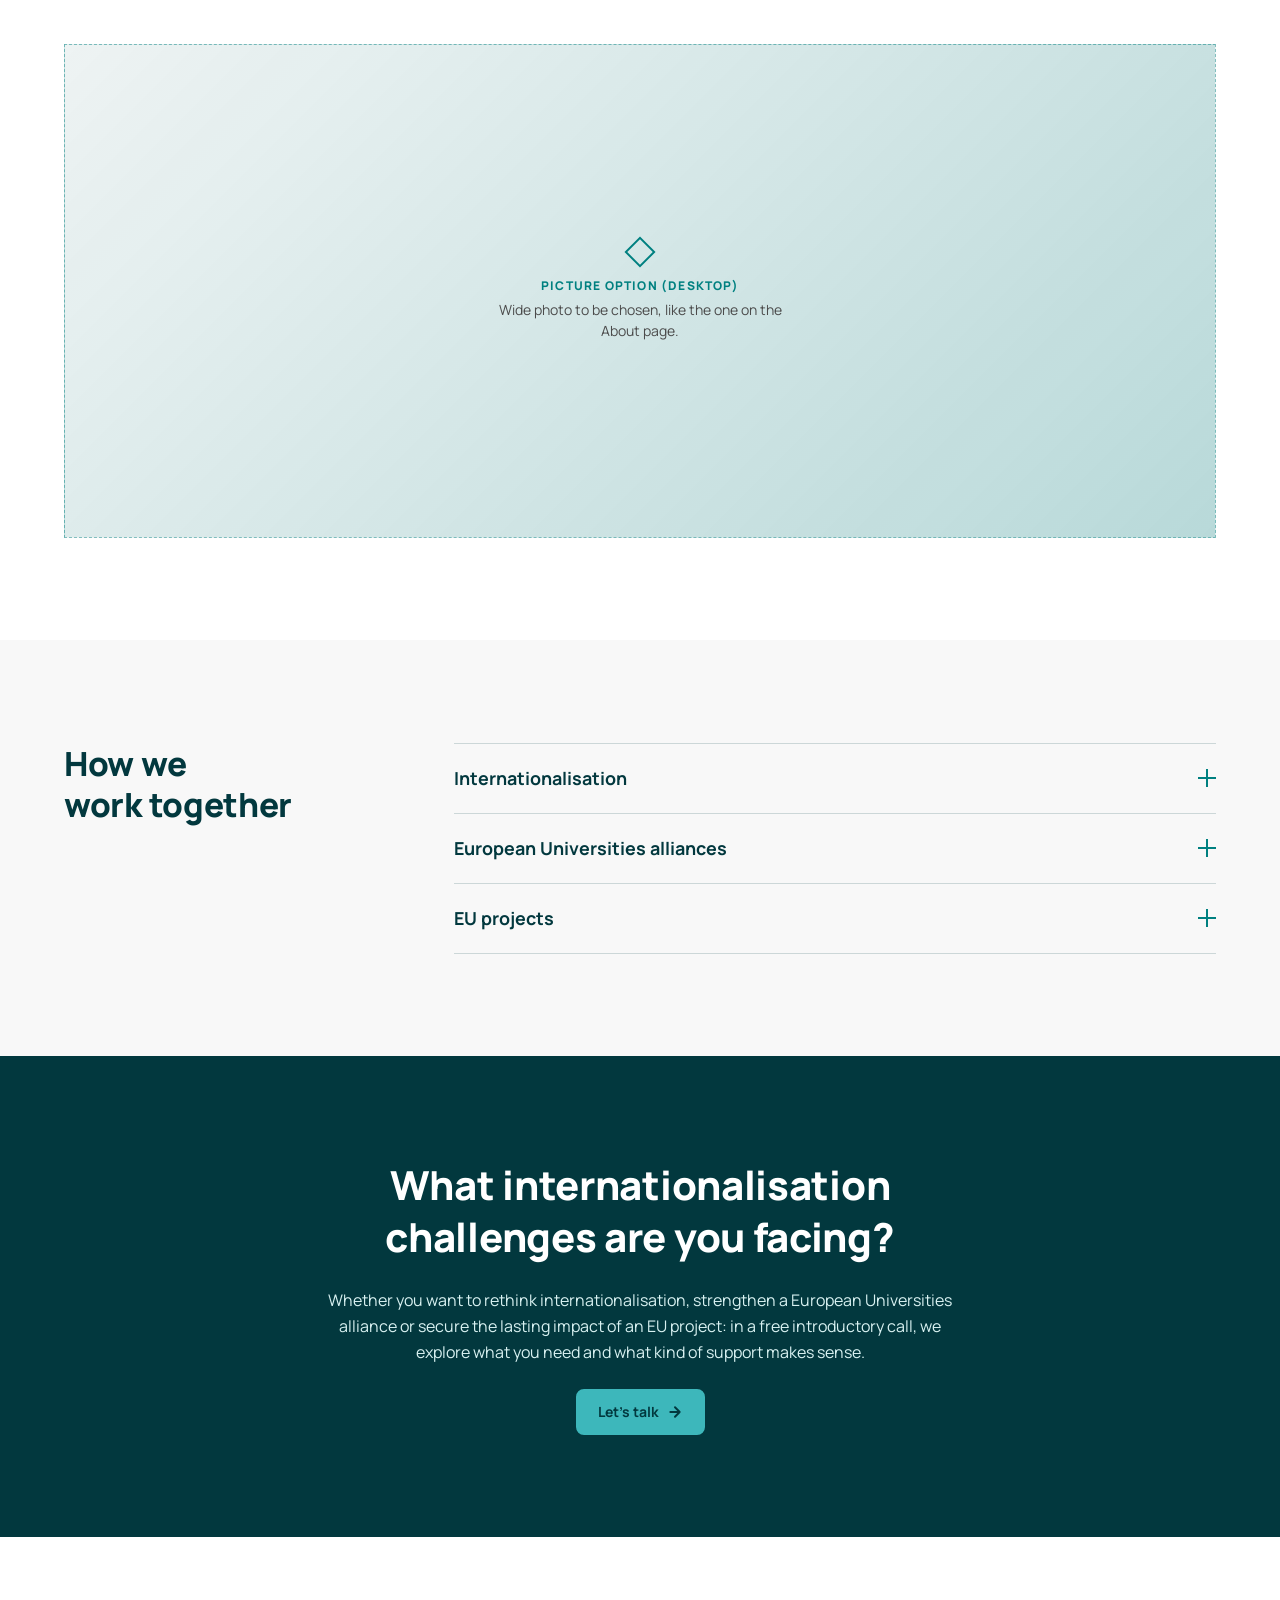
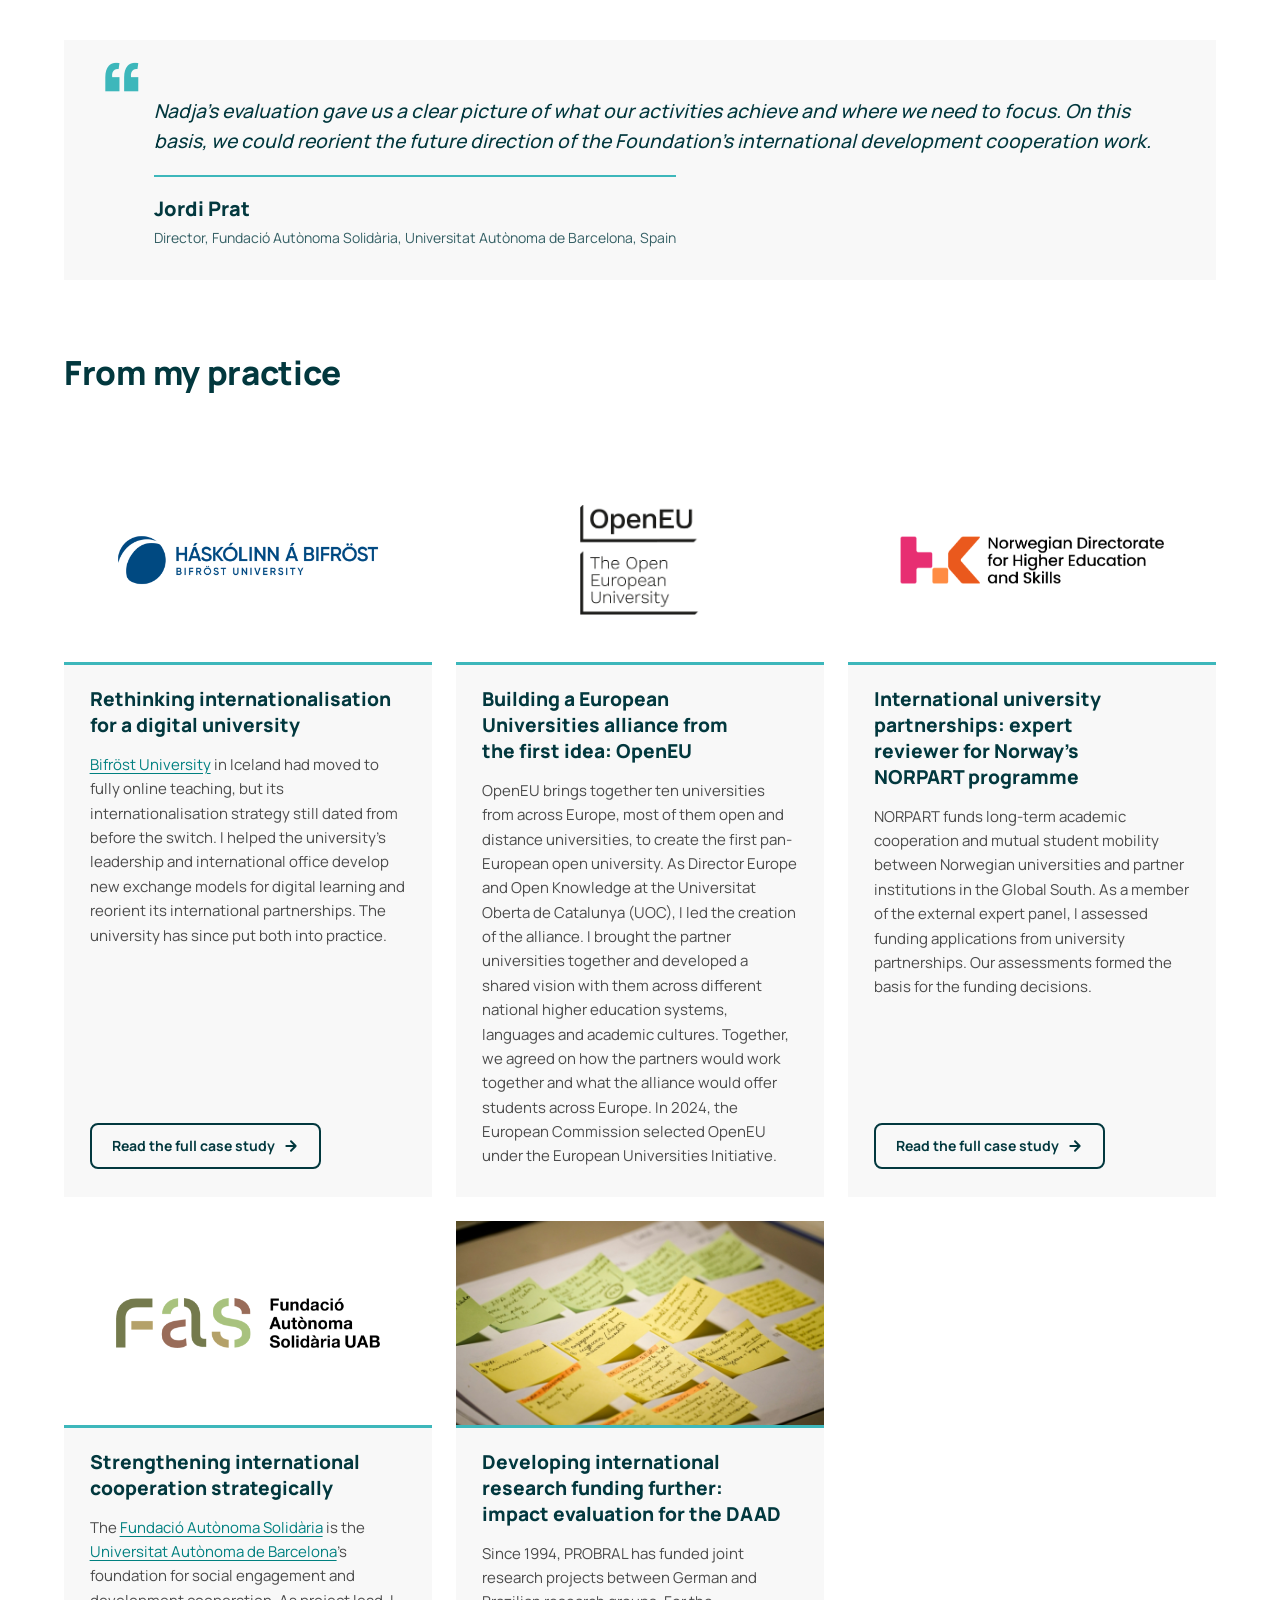
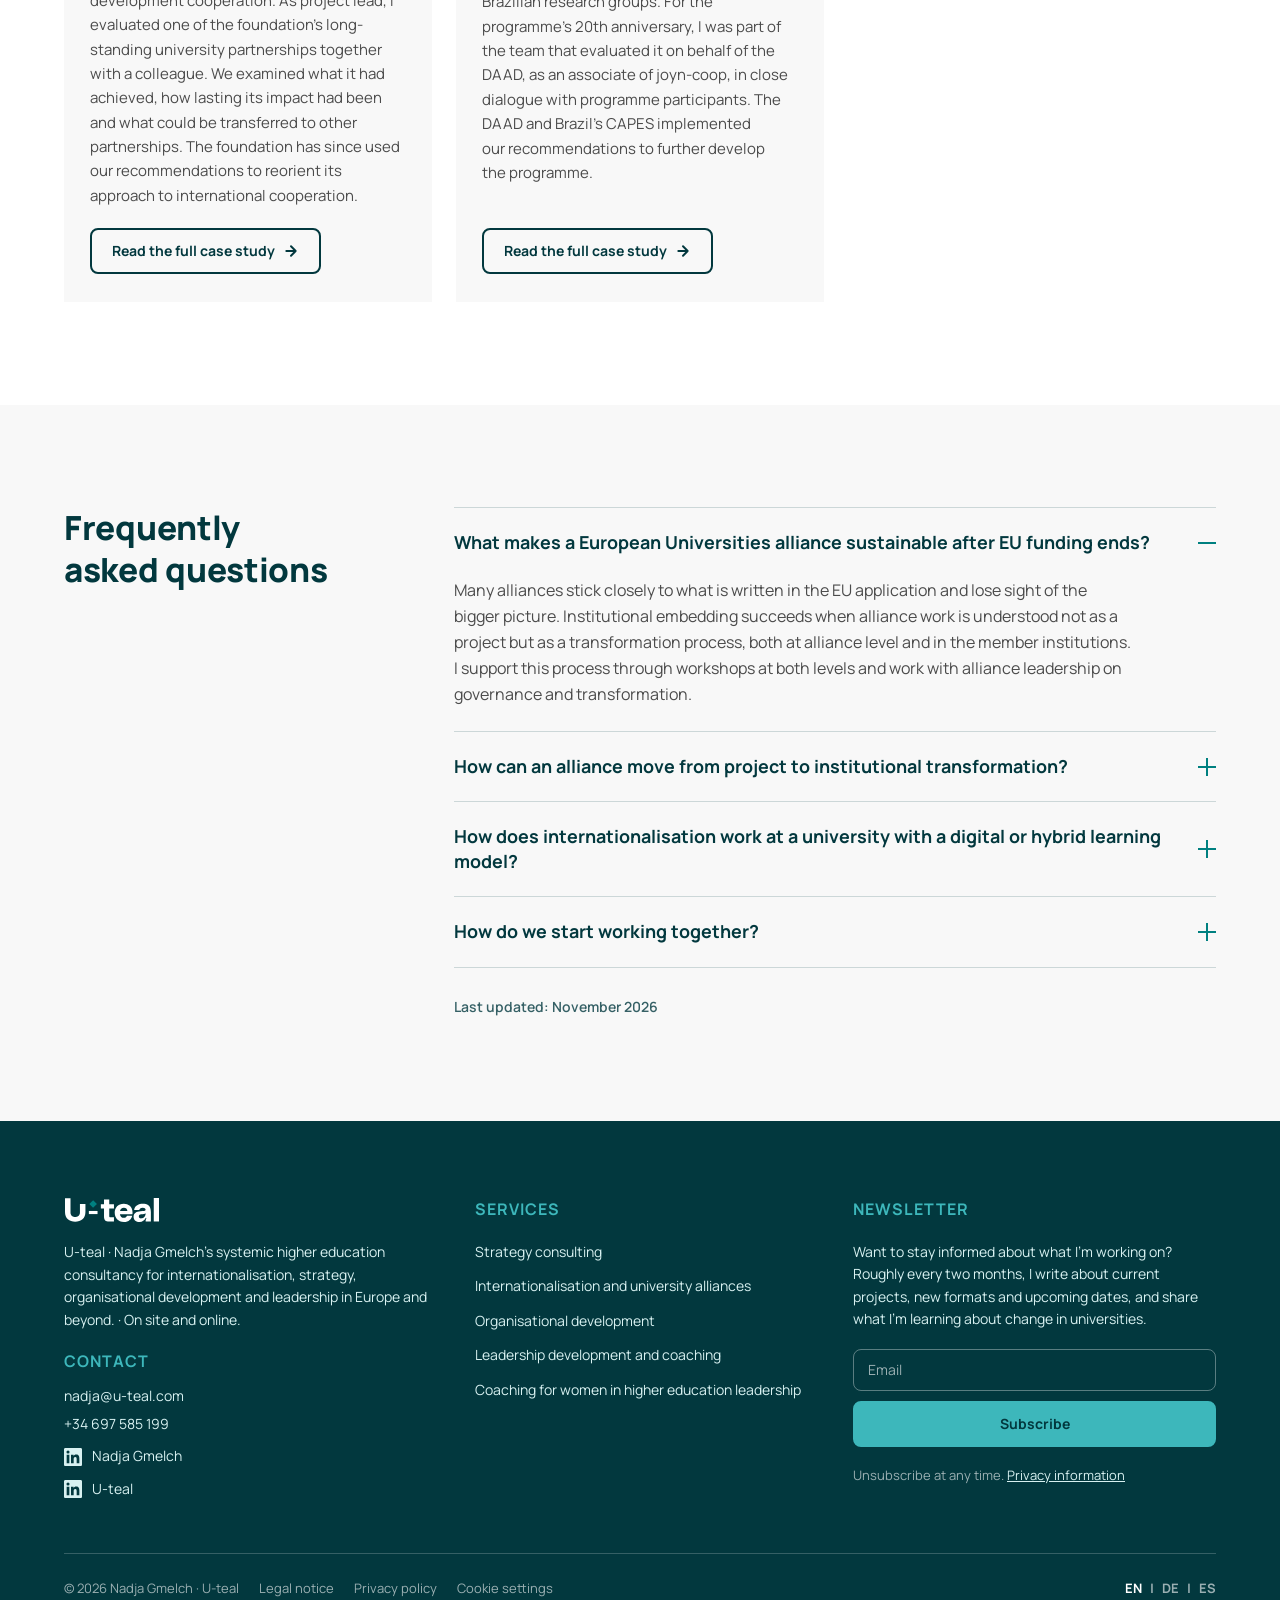
<file: internationalisation.html>
<!DOCTYPE html>
<!--
================================================================================
  U-TEAL · Internationalisation (EN) · HTML mockup — Draft 1
  SERVICE PAGE TEMPLATE: same sections and CSS (service.css) for all 5
  service pages; only the content changes.
================================================================================
  Content: client Google Doc "Pillar page 2: Internationalisation and
  university alliances" (texts, links, heading levels).
  Heading levels: "H1:" / "H2:" labels win; otherwise doc H3 = page H2,
  doc H4 = page H3.
================================================================================
-->
<html lang="en">
  <head>
    <meta charset="utf-8" />
    <meta name="viewport" content="width=device-width, initial-scale=1" />

    <!-- SEO (Yoast: SEO title / Meta description / Social) -->
    <title>Internationalisation strategy and university alliances | U-teal</title>
    <meta
      name="description"
      content="Internationalisation strategies for universities and support for European Universities alliances across Europe. Systemic and participatory."
    />
    <meta property="og:type" content="website" />
    <meta property="og:title" content="Internationalisation and university alliances | U-teal" />
    <meta
      property="og:description"
      content="Internationalisation strategies and support for European Universities alliances, across languages, cultures and funding cycles."
    />
    <meta property="og:image" content="assets/images/hero.png" />

    <link rel="icon" type="image/png" href="assets/images/brand/mark-primary-bg-white-square.png" />
    <link rel="apple-touch-icon" href="assets/images/brand/mark-primary-bg-white-square.png" />

    <link rel="preconnect" href="https://fonts.googleapis.com" />
    <link rel="preconnect" href="https://fonts.gstatic.com" crossorigin />
    <link
      rel="stylesheet"
      href="https://fonts.googleapis.com/css2?family=Manrope:wght@300;400;500;600;700;800&display=swap"
    />

    <link rel="stylesheet" href="assets/css/global.css" />
    <link rel="stylesheet" href="assets/css/service.css" />
  </head>

  <body>
    <!-- ======================================================================
         S01 · HEADER
         Elementor: Theme Builder › Header (sticky)
         Widgets: Site Logo (SVG) · Nav Menu (Home · Services ▾ · About ·
                  Methods) · Polylang language switcher (codes EN / DE / ES) · Button
         ====================================================================== -->
    <header class="site-header" id="top">
      <div class="dev-note">
        S01 · Theme Builder › Header (sticky) — Site Logo · Nav Menu with
        "Services" submenu · Polylang switcher as dropdown (EN ▾) · Button "Let's talk"
      </div>

      <div class="container site-header__inner">
        <a class="site-logo" href="index.html" aria-label="U-teal home">
          <img src="assets/images/brand/logo-uteal.svg" alt="U-teal" width="117" height="31" />
        </a>

        <!-- Mobile menu button (designer icon: bar · diamond · bar) -->
        <button
          class="menu-toggle"
          type="button"
          aria-label="Open menu"
          aria-expanded="false"
          aria-controls="site-nav"
        >
          <span class="menu-toggle__bar menu-toggle__bar--top"></span>
          <span class="menu-toggle__diamond"></span>
          <span class="menu-toggle__bar menu-toggle__bar--bottom"></span>
        </button>

        <nav class="site-nav" id="site-nav" aria-label="Main">
          <ul class="nav-list">
            <li><a class="nav-link" href="index.html">Home</a></li>

            <!-- Services dropdown (final wording tbc by client) -->
            <li>
              <button class="nav-link is-active" type="button" aria-expanded="false" aria-controls="submenu-services" data-dropdown>
                Services <span class="nav-link__chev" aria-hidden="true"></span>
              </button>
              <ul class="submenu" id="submenu-services">
                <li><a href="internationalisation.html" aria-current="page">Internationalisation and university alliances</a></li>
                <li><a href="strategy-consulting.html">Strategy consulting</a></li>
                <li><a href="organisational-development.html">Organisational development</a></li>
                <li><a href="leadership-development.html">Leadership development and coaching</a></li>
                <li class="submenu__divider" aria-hidden="true"></li>
                <li><a href="women-in-higher-education-leadership.html">Coaching for women in higher education leadership</a></li>
              </ul>
            </li>

            <li><a class="nav-link" href="about-me.html">About</a></li>
            <li><a class="nav-link" href="methods.html">Methods</a></li>

            <!-- Language switcher (Polylang, menu item "Displays as dropdown"):
                 current code + arrow, the other languages in the dropdown.
                 Scales to 4+ languages (feedback round 2, G1). No globe icon. -->
            <li class="lang">
              <button class="nav-link lang__btn" type="button" aria-expanded="false" aria-controls="submenu-lang" aria-label="Language: English. Change language" data-dropdown>
                EN <span class="nav-link__chev" aria-hidden="true"></span>
              </button>
              <ul class="submenu lang__menu" id="submenu-lang">
                <li><a href="internationalisation.html" aria-current="true" lang="en">English</a></li>
                <li><a href="#" data-todo="/de/" lang="de">Deutsch</a></li>
                <li><a href="#" data-todo="/es/" lang="es">Español</a></li>
              </ul>
            </li>
          </ul>

          <a class="btn btn--primary" href="contact.html">Let’s talk</a>

          <!-- Elementor build notes for the mobile menu (visible with developer notes on, menu open) -->
          <div class="dev-note dev-note--inline">
            <strong>MOBILE MENU · Elementor Pro › Nav Menu widget</strong>
            <ul>
              <li>Layout: Horizontal · Breakpoint: Tablet (Site Settings › Layout › Breakpoints: Tablet = 999px).</li>
              <li>Mobile dropdown: Full width ON · Align: start · Toggle icon: custom SVG (bar · diamond · bar), colour #02383E, size 22px.</li>
              <li>Dropdown items: Manrope 16px/700 #02383E · padding 15px 0 · divider 1px #CCD7D8 · active: text #008080 + 3px left border.</li>
              <li>Submenu ("Services"): indicator chevron on the right · bg #F8F8F8 · items 15px/600 · padding 12px 16px.</li>
              <li>Languages: Polylang "Language switcher" menu item, "Displays as dropdown": parent shows the current code (EN ▾), sub-items the other languages. No flags, no globe icon (round 2, G1).</li>
              <li>"Let's talk": last menu item with CSS class <code>menu-cta</code> styled as a button (or hide the header button on mobile: the floating Let's talk is always visible).</li>
            </ul>
            <div class="dev-svgs">
              <p class="dev-svgs__label">SVG · Nav Menu › Toggle icon (normal / active)</p>
              <div class="dev-svgs__grid">
                <div class="dev-svg">
                  <img src="assets/images/svg/icon-menu.svg" alt="" width="28" height="28" />
                  <span class="dev-svg__name">icon-menu.svg</span>
                  <button class="copy-btn" type="button" data-copy>Copy</button>
                  <a class="copy-btn" href="assets/images/svg/icon-menu.svg" download>Download</a>
                  <code hidden>&lt;svg xmlns=&quot;http://www.w3.org/2000/svg&quot; viewBox=&quot;0 0 26 22&quot; width=&quot;26&quot; height=&quot;22&quot;&gt;&lt;rect x=&quot;0&quot; y=&quot;2&quot; width=&quot;22&quot; height=&quot;4&quot; fill=&quot;#02383E&quot;/&gt;&lt;rect x=&quot;9.5&quot; y=&quot;7.5&quot; width=&quot;7&quot; height=&quot;7&quot; transform=&quot;rotate(45 13 11)&quot; fill=&quot;#008080&quot;/&gt;&lt;rect x=&quot;4&quot; y=&quot;16&quot; width=&quot;22&quot; height=&quot;4&quot; fill=&quot;#02383E&quot;/&gt;&lt;/svg&gt;</code>
                </div>
                <div class="dev-svg">
                  <img src="assets/images/svg/icon-menu-close.svg" alt="" width="28" height="28" />
                  <span class="dev-svg__name">icon-menu-close.svg</span>
                  <button class="copy-btn" type="button" data-copy>Copy</button>
                  <a class="copy-btn" href="assets/images/svg/icon-menu-close.svg" download>Download</a>
                  <code hidden>&lt;svg xmlns=&quot;http://www.w3.org/2000/svg&quot; viewBox=&quot;0 0 22 22&quot; width=&quot;22&quot; height=&quot;22&quot;&gt;&lt;rect x=&quot;-2&quot; y=&quot;9&quot; width=&quot;26&quot; height=&quot;4&quot; transform=&quot;rotate(45 11 11)&quot; fill=&quot;#02383E&quot;/&gt;&lt;rect x=&quot;-2&quot; y=&quot;9&quot; width=&quot;26&quot; height=&quot;4&quot; transform=&quot;rotate(-45 11 11)&quot; fill=&quot;#02383E&quot;/&gt;&lt;/svg&gt;</code>
                </div>
              </div>
            </div>
          </div>
        </nav>
      </div>
    </header>
    <!-- /S01 · HEADER -->

    <!-- ======================================================================
         SEO BOX (developer only — copy-paste into Yoast for this page)
         ====================================================================== -->
    <aside class="seo-box dev-only" aria-label="SEO values for this page">
      <div class="seo-box__inner">
        <p class="seo-box__title">
          <span>SEO · Internationalisation (EN) → Yoast SEO</span>
          <span>Slug: /internationalisation</span>
        </p>
        <dl>
          <dt>Title tag</dt>
          <dd data-count>Internationalisation strategy and university alliances | U-teal</dd>
          <dd><button class="copy-btn" type="button">Copy</button></dd>

          <dt>Meta description</dt>
          <dd data-count>Internationalisation strategies for universities and support for European Universities alliances across Europe. Systemic and participatory.</dd>
          <dd><button class="copy-btn" type="button">Copy</button></dd>

          <dt>OG title</dt>
          <dd data-count>Internationalisation and university alliances | U-teal</dd>
          <dd><button class="copy-btn" type="button">Copy</button></dd>

          <dt>OG description</dt>
          <dd data-count>Internationalisation strategies and support for European Universities alliances, across languages, cultures and funding cycles.</dd>
          <dd><button class="copy-btn" type="button">Copy</button></dd>

          <dt>Slug</dt>
          <dd>/internationalisation</dd>
          <dd></dd>

          <dt>H1</dt>
          <dd>Internationalisation and European Universities alliances</dd>
          <dd><button class="copy-btn" type="button">Copy</button></dd>
        </dl>

        <div class="seo-box__outline">
          <p class="seo-box__subtitle">
            Heading structure (from the client doc: "H1:" / "H2:" labels as written; otherwise doc H3 = page H2, doc H4 = page H3; set the same HTML tag in each Elementor Heading widget)
          </p>
          <ol class="heading-outline" data-heading-outline></ol>
          <p class="seo-box__hint">
            SERVICE PAGE TEMPLATE: the same sections are used for all 5 service pages (save each section as an Elementor template; only the content changes).
            Pictures only at the doc's "Picture option" spots (after "What I offer" + one per case study).
          </p>
        </div>
      </div>
    </aside>

    <!-- MOCKUP NOTE (review only — not part of the website, don't build in WordPress) -->
    <aside class="mockup-banner" aria-label="Note about this draft">
      <div class="container mockup-banner__inner">
        <span class="mockup-banner__tag">Draft note</span>
        <p>
          <strong>Service page template.</strong> As agreed, we build this page
          in WordPress as the template for all five service pages. You
          duplicate it for Strategy consulting, Organisational development,
          Leadership development and Coaching for women, and add their content
          yourself (we show you how in the training session).
        </p>
      </div>
    </aside>

    <main>
      <!-- Mobile / tablet build notes for this page (developer notes only) -->
      <div class="container dev-only">
        <div class="dev-note dev-note--inline">
          <strong>MOBILE &amp; TABLET · this page (service template, same on all 5 service pages)</strong>
          <ul>
            <li><strong>Hero</strong>: one column; H1 · H2 · subtitle, then the <strong>photo</strong> (after the subtitle, before the situations; round 2, S1).</li>
            <li><strong>Situations</strong>: already one column on all screens (statement · question · bullets · picture · button).</li>
            <li><strong>Gains</strong>: 3 cards → 1 col below 1000px; 4 cards → 2 cols up to 1199px → 1 col below 600px.</li>
            <li><strong>What you can expect</strong>: H2 not sticky; numbered rows one column (number + title, text below).</li>
            <li><strong>How we work together / FAQ</strong>: H2 above the accordion (one column).</li>
            <li><strong>From my practice</strong>: quotes 1 col on mobile (auto-fit); case cards 3 cols → 2 cols (700–999px) → 1 col below 700px.</li>
            <li><strong>CTA band</strong>: centred, unchanged.</li>
          </ul>
        </div>
      </div>

      <!-- ====================================================================
           S02 · HERO
           Elementor: Container › Heading H1 (small, teal, 18–21px) · Heading H2
                      (display) · Heading H3 (lead style). No picture (none in
                      the client doc).
           ==================================================================== -->
      <section class="service-hero">
        <div class="dev-note">
          S02 · Hero — Container › H1 small (teal 21px/600 · clamp(18px, 1.6vw, 21px), round 3 G1) · H2 display · H3 (lead style)
        </div>
        <div class="dev-note dev-note--inline">
          <strong>HERO · build notes</strong>
          <ul>
            <li>Row Container: [H1 · H2 · subtitle] | Image (photo option, round 2, S1), Align items: Stretch, image Object fit Cover.</li>
            <li>Mobile: photo after the subtitle, before the situations section (column order = content first).</li>
          </ul>
        </div>

        <div class="container service-hero__grid">
          <div class="service-hero__content">
            <h1 class="service-hero__h1">Internationalisation and European Universities alliances</h1>
            <h2 class="display">Making international collaboration work.</h2>
            <h3 class="lead service-hero__lead">
              Consulting for universities and European Universities alliances
              that want to work together successfully across languages,
              cultures and funding cycles.
            </h3>
          </div>
          <!-- Photo option next to the title (round 2, S1). Mobile: after the
               subtitle, before "In situations like these". -->
          <figure class="img-ph service-hero__picture" role="img" aria-label="Photo option">
            <span class="img-ph__mark" aria-hidden="true"></span>
            <figcaption class="img-ph__label"><strong>Photo option</strong>Photo to be chosen.</figcaption>
          </figure>
        </div>
      </section>
      <!-- /S02 · HERO -->

      <!-- ====================================================================
           S03 · SITUATIONS ("Perhaps one of these topics is on your mind")
           Elementor: Container (row, 2 cols) › Text Editor (lead) |
                      Icon List (dash bullets) · Text Editor · Button
                      (outline + arrow → #offer)
           ==================================================================== -->
      <section class="section situations">
        <div class="dev-note">
          S03 · Situations — Container (row) › lead text | Icon List (6, dash
          bullets) · Text · Button "What I offer" → #offer · Image (full width,
          "Picture option")
        </div>
        <div class="dev-note dev-note--inline">
          <strong>SITUATIONS · build notes</strong>
          <ul>
            <li>Order: key sentence (Heading, tag p, 24–32px/800, border-left 4px #3DB7BB) · question (lead) · bullet list · picture · button — ONE column, nothing sticky (feedback S2).</li>
            <li>Bullets: Text Editor list (dash bullets via Custom CSS or Icon List). Highlighted words wrapped in <code>&lt;mark&gt;</code> (round 2, S3).</li>
          </ul>
          <div class="dev-code">
            <div class="dev-code__head"><span>HTML · Text Editor › Text tab (widget CSS class: dash-list)</span><button class="copy-btn" type="button" data-copy>Copy</button></div>
            <pre><code>&lt;ul&gt;
  &lt;li&gt;Your university … there is &lt;mark&gt;no shared strategy&lt;/mark&gt; that …&lt;/li&gt;
  &lt;li&gt;…&lt;/li&gt;
&lt;/ul&gt;</code></pre>
          </div>
        </div>

        <div class="container situations__flow">
          <!-- Most visible element (feedback S2). Elementor: Heading, HTML tag p -->
          <p class="situations__statement">I support you in giving internationalisation a strategic direction and building partnerships that benefit everyone involved.</p>
          <p class="lead situations__question">
            Are you responsible for internationalisation at your university or
            alliance? Perhaps one of these topics is on your mind right now:
          </p>

          <div class="stack">
            <ul class="dash-list body">
              <li>
                Your university is active internationally on many levels, but
                there is <mark class="highlight">no shared strategy</mark> that makes these initiatives
                visible, aligns them and ensures they have an impact.
              </li>
              <li>
                <mark class="highlight">You are building or strengthening a European Universities
                alliance</mark> under the
                <a href="https://education.ec.europa.eu/education-levels/higher-education/european-universities-initiative" target="_blank" rel="noopener">European Universities Initiative</a>
                (Erasmus+). You want it to become part of how your university
                works, not just manage it as a project.
              </li>
              <li>
                <mark class="highlight">You head an international office or coordinate an alliance</mark> and
                want to win support from university leadership and faculties
                for a shared internationalisation strategy.
              </li>
              <li>
                <mark class="highlight">You lead an EU project or consortium</mark> and want the collaboration
                to have a lasting impact beyond the project’s end.
              </li>
              <li>
                You are looking for <mark class="highlight">exchange and partnership models</mark> that fit
                your university’s strategy, for example within Erasmus+ or
                national programmes, or through <mark class="highlight">virtual and blended mobility</mark>
                such as Blended Intensive Programmes.
              </li>
              <li>
                You want <mark class="highlight">international partnerships</mark> to work across languages
                and academic cultures, and not just exist on paper.
              </li>
            </ul>

            <div class="situations__cta">
              <a class="btn btn--outline btn--arrow" href="#offer">What I offer</a>
            </div>
          </div>
        </div>

        <!-- "Picture option" (client doc): after the "What I offer" button.
             Mobile only (< 1000px); on desktop the wide picture after "What you can expect" is used (round 4). -->
        <div class="container">
          <figure class="img-ph situations__picture mobile-only" role="img" aria-label="Picture option">
            <span class="img-ph__mark" aria-hidden="true"></span>
            <figcaption class="img-ph__label"><strong>Picture option</strong>Wide photo to be chosen (e.g. an international team or alliance meeting).</figcaption>
          </figure>
        </div>
      </section>
      <!-- /S03 · SITUATIONS -->

      <!-- ====================================================================
           S04 · WHAT YOUR UNIVERSITY GAINS (3 benefits)
           Elementor: Container › Heading H2 · 3-col Container › per card:
                      shape (SVG) · Heading H3 · Text Editor  (global 5.7)
           ==================================================================== -->
      <section class="section section--soft gains">
        <div class="dev-note">
          S04 · Gains — H2 · 3 cards (shape · H3 · text), white cards on soft bg
        </div>
        <div class="dev-note dev-note--inline">
          <strong>GAINS · build notes</strong>
          <ul>
            <li>Grid Container (3 or 4 cols) › each card class <code>subgrid-3</code> (shape · H3 · text), so all texts start at the same height (round 2, S5).</li>
            <li>Shape colours: square #02383E · diamond #3DB7BB · rounded diamond #67888B · circle #008080 (last two differ, feedback S3).</li>
          </ul>
          <div class="dev-code">
            <div class="dev-code__head"><span>CSS classes</span><button class="copy-btn" type="button" data-copy>Copy</button></div>
            <pre><code>Parent container › Layout: Grid › 3 or 4 columns
Each card container › Layout: Grid › CSS Classes: subgrid-3</code></pre>
          </div>
          <div class="dev-svgs">
            <p class="dev-svgs__label">SVG · gain card shapes (set rounded diamond colour #67888B in the widget)</p>
            <div class="dev-svgs__grid">
              <div class="dev-svg">
                <img src="assets/images/svg/shape-square.svg" alt="" width="28" height="28" />
                <span class="dev-svg__name">shape-square.svg</span>
                <button class="copy-btn" type="button" data-copy>Copy</button>
                <a class="copy-btn" href="assets/images/svg/shape-square.svg" download>Download</a>
                <code hidden>&lt;svg xmlns=&quot;http://www.w3.org/2000/svg&quot; viewBox=&quot;0 0 24 24&quot; width=&quot;24&quot; height=&quot;24&quot;&gt;&lt;rect width=&quot;24&quot; height=&quot;24&quot; fill=&quot;#02383E&quot;/&gt;&lt;/svg&gt;</code>
              </div>
              <div class="dev-svg">
                <img src="assets/images/svg/shape-diamond.svg" alt="" width="28" height="28" />
                <span class="dev-svg__name">shape-diamond.svg</span>
                <button class="copy-btn" type="button" data-copy>Copy</button>
                <a class="copy-btn" href="assets/images/svg/shape-diamond.svg" download>Download</a>
                <code hidden>&lt;svg xmlns=&quot;http://www.w3.org/2000/svg&quot; viewBox=&quot;0 0 24 24&quot; width=&quot;24&quot; height=&quot;24&quot;&gt;&lt;path d=&quot;M12 0 24 12 12 24 0 12Z&quot; fill=&quot;#3DB7BB&quot;/&gt;&lt;/svg&gt;</code>
              </div>
              <div class="dev-svg">
                <img src="assets/images/svg/shape-rounded-diamond.svg" alt="" width="28" height="28" />
                <span class="dev-svg__name">shape-rounded-diamond.svg</span>
                <button class="copy-btn" type="button" data-copy>Copy</button>
                <a class="copy-btn" href="assets/images/svg/shape-rounded-diamond.svg" download>Download</a>
                <code hidden>&lt;svg xmlns=&quot;http://www.w3.org/2000/svg&quot; viewBox=&quot;0 0 24 24&quot; width=&quot;24&quot; height=&quot;24&quot;&gt;&lt;rect x=&quot;4.5&quot; y=&quot;4.5&quot; width=&quot;15&quot; height=&quot;15&quot; rx=&quot;3&quot; transform=&quot;rotate(45 12 12)&quot; fill=&quot;#3DB7BB&quot;/&gt;&lt;/svg&gt;</code>
              </div>
              <div class="dev-svg">
                <img src="assets/images/svg/shape-circle.svg" alt="" width="28" height="28" />
                <span class="dev-svg__name">shape-circle.svg</span>
                <button class="copy-btn" type="button" data-copy>Copy</button>
                <a class="copy-btn" href="assets/images/svg/shape-circle.svg" download>Download</a>
                <code hidden>&lt;svg xmlns=&quot;http://www.w3.org/2000/svg&quot; viewBox=&quot;0 0 24 24&quot; width=&quot;24&quot; height=&quot;24&quot;&gt;&lt;circle cx=&quot;12&quot; cy=&quot;12&quot; r=&quot;12&quot; fill=&quot;#008080&quot;/&gt;&lt;/svg&gt;</code>
              </div>
            </div>
          </div>
        </div>

        <div class="container">
          <div class="section-head">
            <h2 class="h2">What your university gains</h2>
          </div>

          <div class="principles__grid">
            <article class="principle">
              <span class="principle__shape" aria-hidden="true"></span>
              <h3 class="h4">Internationalisation that fits your strategy.</h3>
              <p class="body">
                Internationalisation becomes part of your university’s strategy,
                not a side project. It shows in decisions, partnerships and the
                day-to-day life of your institution.
              </p>
            </article>
            <article class="principle">
              <span class="principle__shape principle__shape--diamond" aria-hidden="true"></span>
              <h3 class="h4">Alliances with a future.</h3>
              <p class="body">
                Your European Universities alliance becomes part of how each
                university works, and lasts beyond individual funding cycles.
                Alliance leadership and member institutions shape the change
                together, so that it has support at every level.
              </p>
            </article>
            <article class="principle">
              <span class="principle__shape principle__shape--circle" aria-hidden="true"></span>
              <h3 class="h4">Partnerships that connect.</h3>
              <p class="body">
                Your international teams and your alliance’s partner
                institutions work together effectively across languages and
                cultures, based on trust and a shared direction.
              </p>
            </article>
          </div>

          <!-- Bifröst testimonial: under the gains boxes, full width (round 3, S2) -->
          <figure class="testimonial testimonial--wide">
            <span class="testimonial__mark" aria-hidden="true">“</span>
            <blockquote class="testimonial__text">Nadja combines deep knowledge of international higher education with a clear, participatory process. She listened carefully to our team, made our situation visible and helped us find a direction we could all support.</blockquote>
            <figcaption class="testimonial__author">
              <span class="testimonial__name">Margrét Jónsdóttir</span>
              <span class="testimonial__role">Former Rector, Bifröst University, Iceland</span>
            </figcaption>
          </figure>
        </div>
      </section>
      <!-- /S04 · GAINS -->

      <!-- ====================================================================
           S05 · WHAT YOU CAN EXPECT FROM ME (4 numbered rows)
           Elementor: Container (row) › Heading H2 (sticky) | 4 Containers ›
                      number (p, 34px/800 teal) · Heading H3 · Text Editor
           ==================================================================== -->
      <section class="section expect">
        <div class="dev-note">
          S05 · Expect — H2 (left, sticky) | 4 numbered rows (01 · H3 / text)
        </div>

        <div class="container expect__grid">
          <div class="expect__head">
            <h2 class="h2">What you can expect from me</h2>
          </div>

          <div class="num-rows">
            <div class="num-row expect__row">
              <div class="num-row__head">
                <span class="num-row__num">01</span>
                <h3 class="h4">Working in international university cooperation since 2007</h3>
              </div>
              <p class="body">
                I have developed internationalisation strategies, initiated and
                managed institutional partnerships and led the creation of a
                European Universities alliance, from the first idea to a
                consortium of ten universities. I know where friction can arise
                in international partnerships, and I bring this experience to my
                work with your institution.
              </p>
            </div>
            <div class="num-row expect__row">
              <div class="num-row__head">
                <span class="num-row__num">02</span>
                <h3 class="h4">Access to an international network</h3>
              </div>
              <p class="body">
                I know universities and university networks in Europe and
                beyond, and I put you in touch with suitable partners.
              </p>
            </div>
            <div class="num-row expect__row">
              <div class="num-row__head">
                <span class="num-row__num">03</span>
                <h3 class="h4">Methods for looking closely</h3>
              </div>
              <p class="body">
                I work systemically, using methods such as design thinking and
                3D mapping. This reveals
                what standardised internationalisation plans tend to miss, and
                it leads to a strategy that fits your university.
              </p>
            </div>
            <div class="num-row expect__row">
              <div class="num-row__head">
                <span class="num-row__num">04</span>
                <h3 class="h4">Working across languages and academic cultures</h3>
              </div>
              <p class="body">
                I work in English, German, Spanish, Italian and Catalan, move
                confidently between academic cultures and support intercultural
                collaboration that people enjoy.
              </p>
            </div>
          </div>
        </div>
        <!-- Second picture (round 4): wide, full container width, between
             "What you can expect from me" and "How we work together" (like the
             About page). Desktop/laptop only; mobile uses the picture under
             the bullet points. Elementor: Image · Hide on Tablet + Mobile. -->
        <div class="container">
          <figure class="img-ph expect__wide desktop-only" role="img" aria-label="Picture option"><span class="img-ph__mark" aria-hidden="true"></span><figcaption class="img-ph__label"><strong>Picture option (desktop)</strong>Wide photo to be chosen, like the one on the About page.</figcaption></figure>
        </div>
      </section>
      <!-- /S05 · EXPECT -->

      <!-- ====================================================================
           S07 · HOW WE WORK TOGETHER (#offer — target of "What I offer")
           Same version as the other service pages (feedback S4): only the
           offer titles are visible, the text opens on click.
           Elementor: Container (CSS ID offer, row) › Heading H2 | Accordion
                      (title tag H3, all closed; CSS ID per item = anchor)
           ==================================================================== -->
      <section class="section section--soft offer" id="offer">
        <div class="dev-note">
          S07 · How we work together (CSS ID offer) — H2 | Accordion (3 items, H3, closed)
        </div>

        <div class="container faq__grid">
          <div class="faq__head"><h2 class="h2">How we work together</h2></div>
          <div>
            <div class="faq-list">
              <details class="faq-item offer-item" id="internationalisation">
                <summary><h3 class="faq-item__q">Internationalisation</h3><span class="faq-item__icon" aria-hidden="true"></span></summary>
                <div class="faq-item__a">
                  <p class="body">I support universities in positioning themselves internationally and building their networks. Together, we develop an internationalisation strategy that fits your university’s overall direction, and we rethink partnership and exchange models. Growing digitalisation and rising sustainability requirements are changing the landscape. I work systemically and involve the people, committees and decision-making processes key to implementation.</p>
                </div>
              </details>
              <details class="faq-item offer-item" id="european-universities-alliances">
                <summary><h3 class="faq-item__q">European Universities alliances</h3><span class="faq-item__icon" aria-hidden="true"></span></summary>
                <div class="faq-item__a">
                  <p class="body">I support European Universities alliances from set-up through to maturity, with a systemic and intercultural approach. The aim is reliable partnerships in which people enjoy working together. This is about more than project work: I help the member institutions build the alliance into their own strategy, structures and decisions, so that its impact reaches beyond individual funding cycles. This includes workshops with alliance teams, both at alliance level and in the member institutions, and work with alliance leadership on governance and transformation.</p>
                </div>
              </details>
              <details class="faq-item offer-item" id="eu-projects">
                <summary><h3 class="faq-item__q">EU projects</h3><span class="faq-item__icon" aria-hidden="true"></span></summary>
                <div class="faq-item__a">
                  <p class="body">I support EU projects and consortia whose change processes are meant to last beyond the project’s end. I help you carry the change from your project into your institutions and build strong collaboration within the consortium, across countries and cultures. This can include, for example, kick-off workshops and closing conferences.</p>
                </div>
              </details>
            </div>
          </div>
        </div>
      </section>
      <!-- /S07 · HOW WE WORK TOGETHER -->

      <!-- ====================================================================
           S08 · CTA
           Elementor: Container (centred, teal-dark bg) › Heading H2 · Text ·
                      Button "Let's talk" → /contact  (global 5.8)
           ==================================================================== -->
      <section class="section service-cta">
        <div class="dev-note">S08 · CTA — H2 · text · Button "Let's talk" → /contact (dark bg)</div>

        <div class="container cta-block">
          <h2 class="cta-block__title">What internationalisation challenges are you facing?</h2>
          <p class="body service-cta__text">
            Whether you want to rethink internationalisation, strengthen a
            European Universities alliance or secure the lasting impact of an EU
            project: in a free introductory call, we explore what you need and
            what kind of support makes sense.
          </p>
          <a class="btn btn--accent btn--arrow" href="contact.html">Let’s talk</a>
        </div>
      </section>
      <!-- /S08 · CTA -->

      <!-- ====================================================================
           FROM MY PRACTICE — moved directly before the FAQ (feedback S1)
           New format proposal (feedback S6, inspired by joyn-coop.org/category/cases):
           Elementor: Container › Heading H2 · Loop Grid (CPT "Case Study",
                      3 per row) › Loop Item: Image (client logo, CB3) ·
                      Post Title H3 · Excerpt · Button "Read the full case study"
                      Then: Container (row) › Testimonials (big “ + name)
           ==================================================================== -->
      <section class="section practice">
        <div class="dev-note">From my practice — H2 · case cards (client logo · H3 · teaser · button), 3 per row · quotes below (proposal, feedback S6)</div>
        <div class="dev-note dev-note--inline">
          <strong>CASE STUDIES · build notes</strong>
          <ul>
            <li>Section sits directly before the FAQ (feedback S1). Order inside (round 3, S2): FAS testimonial (full width) · H2 · case cards. The Bifröst testimonial sits under the gains boxes; Pastora's quote is not on this page.</li>
            <li>Full-width testimonial: Container (bg #F8F8F8 here, white on the soft gains section) · quote text max-width 60em · name block below.</li>
            <li>Cards: Loop Grid (CPT "Case Study" via CPT UI or ACF; Elementor can't create the post type) › Loop Item: Featured Image (client logo: contain + padding · or photo: cover, class <code>case-card__logo--photo</code>) · Post Title H3 · Excerpt · Button "Read the full case study".</li>
            <li>Unsplash photos (PROBRAL: Yen Vu · Ukraine: FORTYTWO · climate foundation: Kvalifik) — credit them in the legal notice.</li>
          </ul>
          <div class="dev-code">
            <div class="dev-code__head"><span>CSS classes</span><button class="copy-btn" type="button" data-copy>Copy</button></div>
            <pre><code>Full-width testimonial container › padding 56px 40px 32px 96px (mobile 56px 24px 32px)
Quote text › max-width 60em · Name block › border-top 2px #3DB7BB, min-width 280px
Case cards › Loop Grid 3 columns (tablet 2, mobile 1)</code></pre>
          </div>
        </div>

        <div class="container">
          <!-- FAS testimonial: before the H2, full width (round 3, S2).
               Pastora's quote removed here (already on Home + Organisational development). -->
          <figure class="testimonial testimonial--wide">
            <span class="testimonial__mark" aria-hidden="true">“</span>
            <blockquote class="testimonial__text">Nadja’s evaluation gave us a clear picture of what our activities achieve and where we need to focus. On this basis, we could reorient the future direction of the Foundation’s international development cooperation work.</blockquote>
            <figcaption class="testimonial__author">
              <span class="testimonial__name">Jordi Prat</span>
              <span class="testimonial__role">Director, Fundació Autònoma Solidària, Universitat Autònoma de Barcelona, Spain</span>
            </figcaption>
          </figure>

          <div class="section-head">
            <h2 class="h2">From my practice</h2>
          </div>



          <div class="case-grid">
            <article class="case-card">
              <div class="case-card__logo"><img src="assets/images/clients/bifrost.png" alt="Bifröst University" loading="lazy" /></div>
              <h3 class="case-card__title">Rethinking internationalisation for a digital university</h3>
              <p class="body"><a href="https://www.bifrost.is/english/" target="_blank" rel="noopener">Bifröst University</a> in Iceland had moved to fully online teaching, but its internationalisation strategy still dated from before the switch. I helped the university’s leadership and international office develop new exchange models for digital learning and reorient its international partnerships. The university has since put both into practice.</p>
              <div><a class="btn btn--outline btn--arrow" href="case-studies.html#bifrost">Read the full case study</a></div>
            </article>

            <article class="case-card">
              <div class="case-card__logo"><img src="assets/images/clients/openeu.png" alt="OpenEU – The Open European University" loading="lazy" /></div>
              <h3 class="case-card__title">Building a European Universities alliance from the first idea: OpenEU</h3>
              <p class="body">OpenEU brings together ten universities from across Europe, most of them open and distance universities, to create the first pan-European open university. As Director Europe and Open Knowledge at the Universitat Oberta de Catalunya (UOC), I led the creation of the alliance. I brought the partner universities together and developed a shared vision with them across different national higher education systems, languages and academic cultures. Together, we agreed on how the partners would work together and what the alliance would offer students across Europe. In 2024, the European Commission selected OpenEU under the European Universities Initiative.</p>
              
            </article>

            <article class="case-card">
              <div class="case-card__logo"><img src="assets/images/clients/hkdir.png" alt="Norwegian Directorate for Higher Education and Skills (HK-dir)" loading="lazy" /></div>
              <h3 class="case-card__title">International university partnerships: expert reviewer for Norway’s NORPART programme</h3>
              <p class="body">NORPART funds long-term academic cooperation and mutual student mobility between Norwegian universities and partner institutions in the Global South. As a member of the external expert panel, I assessed funding applications from university partnerships. Our assessments formed the basis for the funding decisions.</p>
              <div><a class="btn btn--outline btn--arrow" href="case-studies.html#norpart">Read the full case study</a></div>
            </article>

            <article class="case-card">
              <div class="case-card__logo"><img src="assets/images/clients/fas.png" alt="Fundació Autònoma Solidària" loading="lazy" /></div>
              <h3 class="case-card__title">Strengthening international cooperation strategically</h3>
              <p class="body">The <a href="https://www.uab.cat/fas/" target="_blank" rel="noopener">Fundació Autònoma Solidària</a> is the <a href="https://www.uab.cat/web/universitat-autonoma-de-barcelona-1345467954774.html?param2=1345716706936" target="_blank" rel="noopener">Universitat Autònoma de Barcelona</a>’s foundation for social engagement and development cooperation. As project lead, I evaluated one of the foundation’s long-standing university partnerships together with a colleague. We examined what it had achieved, how lasting its impact had been and what could be transferred to other partnerships. The foundation has since used our recommendations to reorient its approach to international cooperation.</p>
              <div><a class="btn btn--outline btn--arrow" href="case-studies.html#fas">Read the full case study</a></div>
            </article>

            <article class="case-card">
              <div class="case-card__logo case-card__logo--photo"><!-- Unsplash: Yen Vu (credit in legal notice) --><img src="assets/images/photos/unsplash-yen-vu-probral.jpg" alt="Sticky notes with handwritten evaluation notes on a sheet of paper" loading="lazy" /></div>
              <h3 class="case-card__title">Developing international research funding further: impact evaluation for the DAAD</h3>
              <p class="body">Since 1994, PROBRAL has funded joint research projects between German and Brazilian research groups. For the programme’s 20th anniversary, I was part of the team that evaluated it on behalf of the DAAD, as an associate of joyn-coop, in close dialogue with programme participants. The DAAD and Brazil’s CAPES implemented our recommendations to further develop the programme.</p>
              <div><a class="btn btn--outline btn--arrow" href="case-studies.html#probral">Read the full case study</a></div>
            </article>
          </div>
        </div>
      </section>
      <!-- /S06 · FROM MY PRACTICE -->

      <!-- ====================================================================
           S09 · FAQ (answer expands on click — client note)
           Elementor: Container (row) › Heading H2 | Accordion (title tag H3,
                      FAQ Schema ON) · Text "Last updated"  (global 5.9)
           ==================================================================== -->
      <section class="section section--soft faq" id="faq">
        <div class="dev-note">
          S09 · FAQ — H2 | Accordion (4 items, H3, FAQ Schema ON; last answer
          has a "Let's talk" button) · "Last updated"
        </div>

        <div class="container faq__grid">
          <div class="faq__head">
            <h2 class="h2">Frequently asked questions</h2>
          </div>

          <div>
            <div class="faq-list">
              <details class="faq-item" open>
                <summary><h3 class="faq-item__q">What makes a European Universities alliance sustainable after EU funding ends?</h3><span class="faq-item__icon" aria-hidden="true"></span></summary>
                <div class="faq-item__a">
                  <p class="body">
                    Many alliances stick closely to what is written in the EU
                    application and lose sight of the bigger picture.
                    Institutional embedding succeeds when alliance work is
                    understood not as a project but as a transformation process,
                    both at alliance level and in the member institutions. I
                    support this process through workshops at both levels and
                    work with alliance leadership on governance and
                    transformation.
                  </p>
                </div>
              </details>

              <details class="faq-item">
                <summary><h3 class="faq-item__q">How can an alliance move from project to institutional transformation?</h3><span class="faq-item__icon" aria-hidden="true"></span></summary>
                <div class="faq-item__a">
                  <p class="body">
                    The European Commission expects alliances to build deep
                    institutional transnational cooperation, and many alliance
                    teams are asking what that means in day-to-day work. Often,
                    joint activities run alongside the member universities
                    without changing how they work. The move from project to
                    transformation starts when the member institutions ask what
                    the alliance means for their own strategy, structures and
                    decisions. That requires clear governance, people at each
                    university who carry the alliance into their own
                    institution, and regular reflection on what is actually
                    changing. I support alliance leadership and member
                    institutions in working on these questions together.
                  </p>
                </div>
              </details>

              <details class="faq-item">
                <summary><h3 class="faq-item__q">How does internationalisation work at a university with a digital or hybrid learning model?</h3><span class="faq-item__icon" aria-hidden="true"></span></summary>
                <div class="faq-item__a">
                  <p class="body">
                    Digital and hybrid learning formats change which
                    international students you reach and what exchange can look
                    like. Existing internationalisation strategies and exchange
                    models often date from the era of purely on-campus study and
                    no longer fit today’s reality. I work with your university
                    leadership and your international office to develop new
                    exchange models that fit the way you actually teach.
                  </p>
                </div>
              </details>

              <details class="faq-item">
                <summary><h3 class="faq-item__q">How do we start working together?</h3><span class="faq-item__icon" aria-hidden="true"></span></summary>
                <div class="faq-item__a">
                  <p class="body">
                    Every collaboration looks different, from a single workshop
                    to longer-term support. In a free introductory call, we work
                    out together what kind of support suits your situation.
                  </p>
                  <a class="btn btn--primary btn--arrow" href="contact.html">Let’s talk</a>
                </div>
              </details>
            </div>

            <p class="service-updated">Last updated: <time datetime="2026-11">November 2026</time></p>
          </div>
        </div>
      </section>
      <!-- /S09 · FAQ -->
    </main>

    <!-- ======================================================================
         S11 · FOOTER
         Elementor: Theme Builder › Footer
         Col 1: Site Logo (white SVG) · Text · Button
         Col 2: Nav Menu (services)
         Col 3: Text · Form (Pro: first name + email → Mailchimp/Brevo,
                double opt-in) · privacy note
         Bottom bar: copyright · legal links · contact · LinkedIn · EN|DE|ES
         ====================================================================== -->
    <footer class="site-footer">
      <div class="dev-note">
        S11 · Theme Builder › Footer — 3 cols (logo + text + contact ·
        services menu · newsletter form) + bottom bar (Polylang switcher)
      </div>
      <div class="dev-note dev-note--inline">
        <strong>FOOTER · build notes</strong>
        <ul>
          <li>No "Let's talk" button in the footer (round 2, F1).</li>
          <li>Contact: Heading (p) "Contact" · Icon List (email, phone; links mailto: / tel:).</li>
          <li>LinkedIn: Icon List with the LinkedIn icon + text "Nadja Gmelch" / "U-teal" only (no word "LinkedIn", round 2, F2). Set aria-label "LinkedIn: …" via Custom Attributes.</li>
          <li>Bottom bar language list: Polylang switcher widget, codes, separator "|".</li>
        </ul>
        <div class="dev-svgs">
          <p class="dev-svgs__label">SVG · LinkedIn icon (Icon List › Upload SVG)</p>
          <div class="dev-svgs__grid">
            <div class="dev-svg">
              <img src="assets/images/svg/icon-linkedin.svg" alt="" width="28" height="28" />
              <span class="dev-svg__name">icon-linkedin.svg</span>
              <button class="copy-btn" type="button" data-copy>Copy</button>
              <a class="copy-btn" href="assets/images/svg/icon-linkedin.svg" download>Download</a>
              <code hidden>&lt;svg xmlns=&quot;http://www.w3.org/2000/svg&quot; viewBox=&quot;0 0 24 24&quot; width=&quot;24&quot; height=&quot;24&quot;&gt;&lt;path fill=&quot;currentColor&quot; d=&quot;M20.45 20.45h-3.56v-5.57c0-1.33-.02-3.04-1.85-3.04-1.85 0-2.14 1.45-2.14 2.94v5.67H9.35V9h3.41v1.56h.05c.48-.9 1.64-1.85 3.37-1.85 3.6 0 4.27 2.37 4.27 5.46v6.28zM5.34 7.43a2.06 2.06 0 1 1 0-4.13 2.06 2.06 0 0 1 0 4.13zM7.12 20.45H3.56V9h3.56v11.45zM22.22 0H1.77C.79 0 0 .77 0 1.73v20.54C0 23.23.79 24 1.77 24h20.45c.98 0 1.78-.77 1.78-1.73V1.73C24 .77 23.2 0 22.22 0z&quot;/&gt;&lt;/svg&gt;</code>
            </div>
          </div>
        </div>
      </div>

      <div class="container">
        <div class="site-footer__cols">
          <!-- Column 1: about + contact (feedback F3: contact details moved here) -->
          <div class="site-footer__col">
            <a class="site-footer__logo" href="index.html" aria-label="U-teal home">
              <img src="assets/images/brand/logo-uteal-white.svg" alt="U-teal" width="96" height="26" />
            </a>
            <p>
              U-teal · Nadja Gmelch’s systemic higher education consultancy for
              internationalisation, strategy, organisational development and
              leadership in Europe and beyond. · On site and online.
            </p>
            <div class="site-footer__contact">
              <p class="site-footer__title">Contact</p>
              <ul class="site-footer__links">
                <li><a href="mailto:nadja@u-teal.com">nadja@u-teal.com</a></li>
                <li><a href="tel:+34697585199">+34 697 585 199</a></li>
              </ul>
              <!-- Elementor: Icon List (LinkedIn icon) or Social Icons + text -->
              <ul class="site-footer__social">
                <li>
                  <a href="https://www.linkedin.com/in/nadja-gmelch/" target="_blank" rel="noopener" aria-label="LinkedIn: Nadja Gmelch">
                    <svg viewBox="0 0 24 24" aria-hidden="true"><path fill="currentColor" d="M20.45 20.45h-3.56v-5.57c0-1.33-.02-3.04-1.85-3.04-1.85 0-2.14 1.45-2.14 2.94v5.67H9.35V9h3.41v1.56h.05c.48-.9 1.64-1.85 3.37-1.85 3.6 0 4.27 2.37 4.27 5.46v6.28zM5.34 7.43a2.06 2.06 0 1 1 0-4.13 2.06 2.06 0 0 1 0 4.13zM7.12 20.45H3.56V9h3.56v11.45zM22.22 0H1.77C.79 0 0 .77 0 1.73v20.54C0 23.23.79 24 1.77 24h20.45c.98 0 1.78-.77 1.78-1.73V1.73C24 .77 23.2 0 22.22 0z"/></svg>
                    Nadja Gmelch
                  </a>
                </li>
                <li>
                  <a href="https://www.linkedin.com/company/u-teal/" target="_blank" rel="noopener" aria-label="LinkedIn: U-teal">
                    <svg viewBox="0 0 24 24" aria-hidden="true"><path fill="currentColor" d="M20.45 20.45h-3.56v-5.57c0-1.33-.02-3.04-1.85-3.04-1.85 0-2.14 1.45-2.14 2.94v5.67H9.35V9h3.41v1.56h.05c.48-.9 1.64-1.85 3.37-1.85 3.6 0 4.27 2.37 4.27 5.46v6.28zM5.34 7.43a2.06 2.06 0 1 1 0-4.13 2.06 2.06 0 0 1 0 4.13zM7.12 20.45H3.56V9h3.56v11.45zM22.22 0H1.77C.79 0 0 .77 0 1.73v20.54C0 23.23.79 24 1.77 24h20.45c.98 0 1.78-.77 1.78-1.73V1.73C24 .77 23.2 0 22.22 0z"/></svg>
                    U-teal
                  </a>
                </li>
              </ul>
            </div>
          </div>

          <!-- Column 2 -->
          <div class="site-footer__col">
            <p class="site-footer__title">Services</p>
            <ul class="site-footer__links">
              <li><a href="strategy-consulting.html">Strategy consulting</a></li>
              <li><a href="internationalisation.html">Internationalisation and university alliances</a></li>
              <li><a href="organisational-development.html">Organisational development</a></li>
              <li><a href="leadership-development.html">Leadership development and coaching</a></li>
              <li><a href="women-in-higher-education-leadership.html">Coaching for women in higher education leadership</a></li>
            </ul>
          </div>

          <!-- Column 3: newsletter (email only, feedback F1) -->
          <div class="site-footer__col site-footer__col--newsletter">
            <p class="site-footer__title">Newsletter</p>
            <p>
              Want to stay informed about what I’m working on? Roughly every two
              months, I write about current projects, new formats and upcoming
              dates, and share what I’m learning about change in universities.
            </p>
            <form class="footer-form" action="#" onsubmit="return false;">
              <label class="sr-only" for="nl-email">Email</label>
              <input id="nl-email" type="email" placeholder="Email" autocomplete="email" required />
              <button class="btn btn--accent" type="submit">Subscribe</button>
            </form>
            <p class="footer-form__note">
              Unsubscribe at any time.
              <a href="#" data-todo="/privacy-policy">Privacy information</a>
            </p>

            <div class="dev-note dev-note--inline">
              <strong>FORM · Elementor Pro › Form widget</strong>
              <ul>
                <li>Fields: Email only (required, 100%) + Submit (100% = same width as the field, desktop and mobile; feedback F1/F2/MO2).</li>
                <li>Action: Brevo (client's provider) with double opt-in ON (GDPR/DE): Brevo plugin or webhook.</li>
                <li>Spam: honeypot ON + hCaptcha (free "hCaptcha for WP" plugin, supports Elementor Pro forms). No reCAPTCHA.</li>
                <li>Field: transparent bg · border 1px rgba(255,255,255,.35) · radius 8px · padding 11px 14px · Manrope 14px · text #FFF · placeholder #9AAFB2.</li>
                <li>Button: bg #3DB7BB · text #02383E · 14px/700 · padding 12px 20px · radius 8px · hover bg #FFF.</li>
                <li>Polylang: translate the success message + privacy link in DE/ES.</li>
              </ul>
            </div>
          </div>
        </div>

        <!-- Bottom bar -->
        <div class="site-footer__bottom">
          <ul class="site-footer__meta">
            <li>© <span class="js-year">2026</span> Nadja Gmelch · U-teal</li>
            <li><a href="#" data-todo="/legal-notice">Legal notice</a></li>
            <li><a href="#" data-todo="/privacy-policy">Privacy policy</a></li>
            <li><a href="#" data-todo="cookie-settings">Cookie settings</a></li>
          </ul>
          <!-- Polylang: each link points to the same page in the other language -->
          <nav class="site-footer__lang" aria-label="Language">
            <a href="internationalisation.html" aria-current="true">EN</a> |
            <a href="#" data-todo="/de/">DE</a> |
            <a href="#" data-todo="/es/">ES</a>
          </nav>
        </div>
      </div>
    </footer>
    <!-- /S11 · FOOTER -->

    <!-- ======================================================================
         FLOATING "LET'S TALK" (mobile / tablet only — feedback G1; desktop uses the header button)
         Elementor: Pro Popup (bottom bar, all pages, no close button) or a
         fixed Container. Triangle = SVG/shape behind the button.
         ====================================================================== -->
    <div class="float-cta">
      <a class="btn btn--primary" href="contact.html">Let’s talk</a>
    </div>

    <!-- Scripts: menus, developer notes, SEO copy buttons, footer year -->
    <script src="assets/js/main.js" defer></script>
  </body>
</html>
</file>
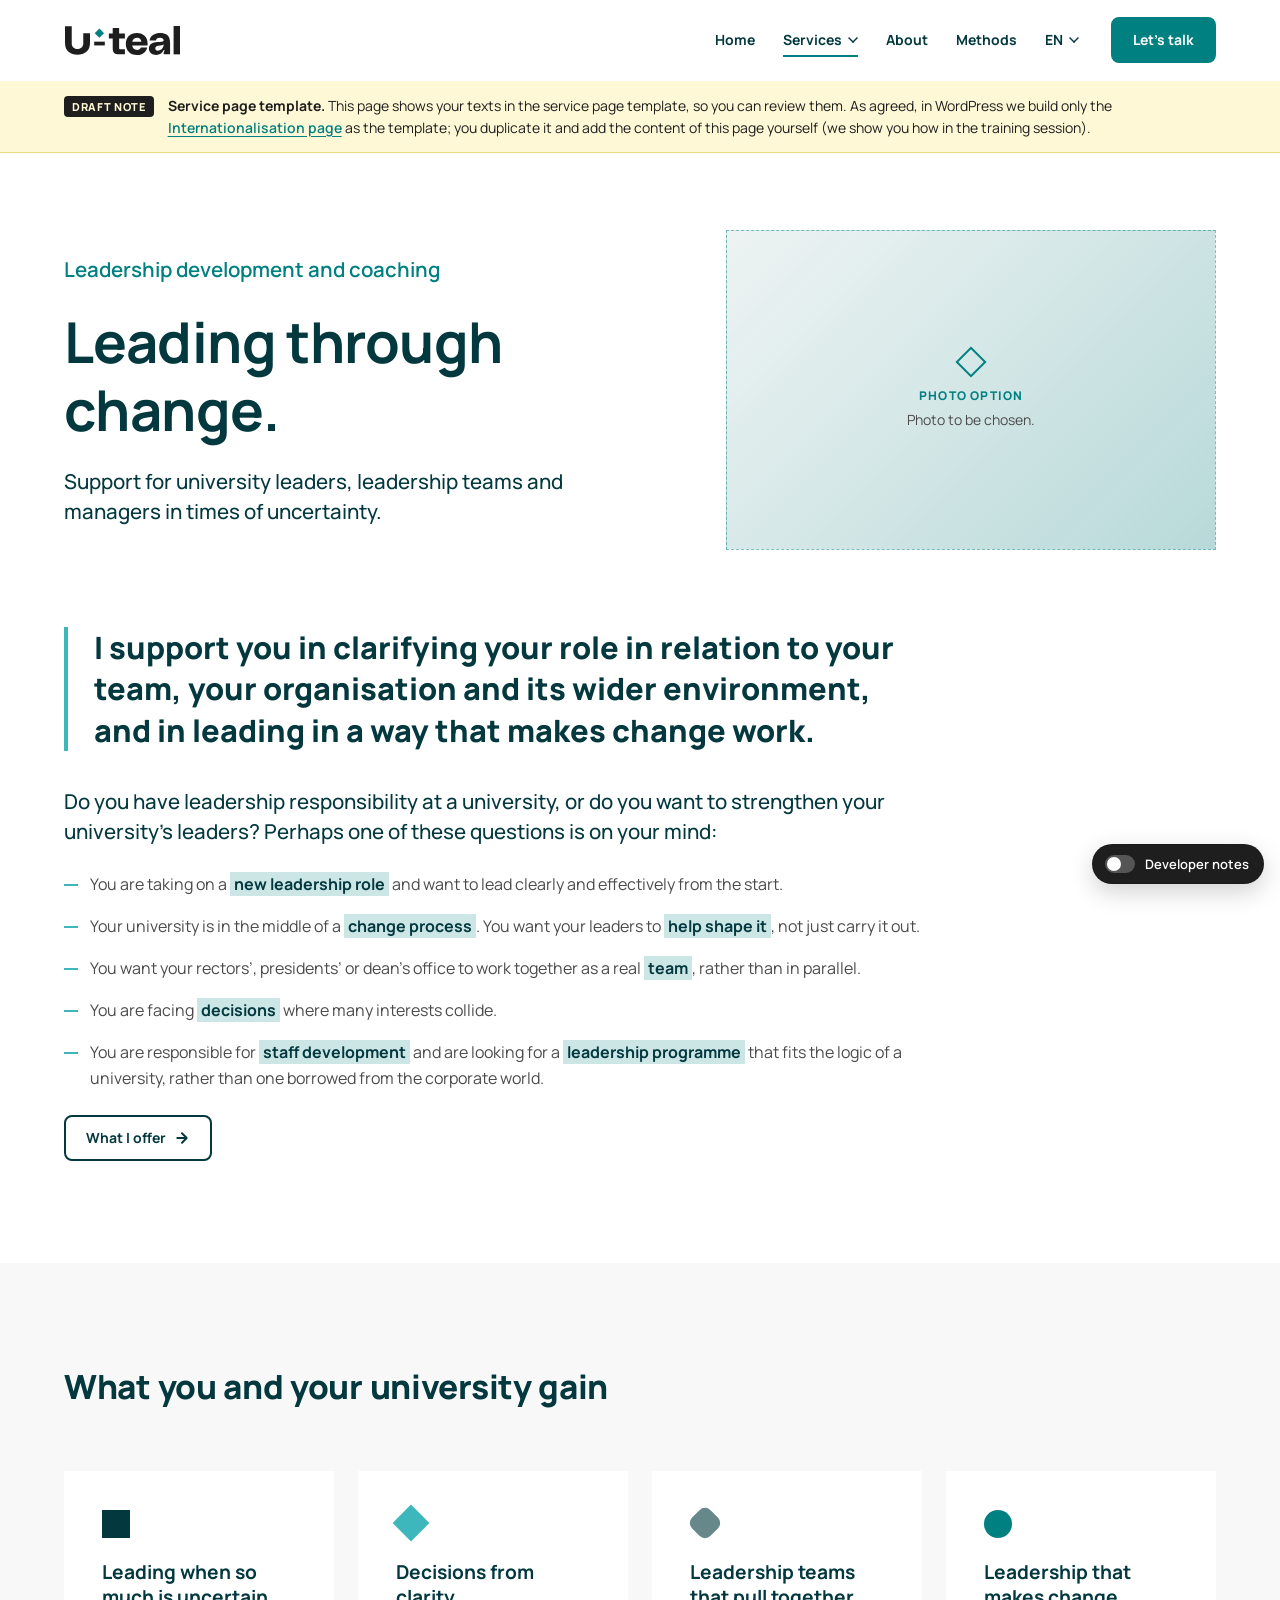
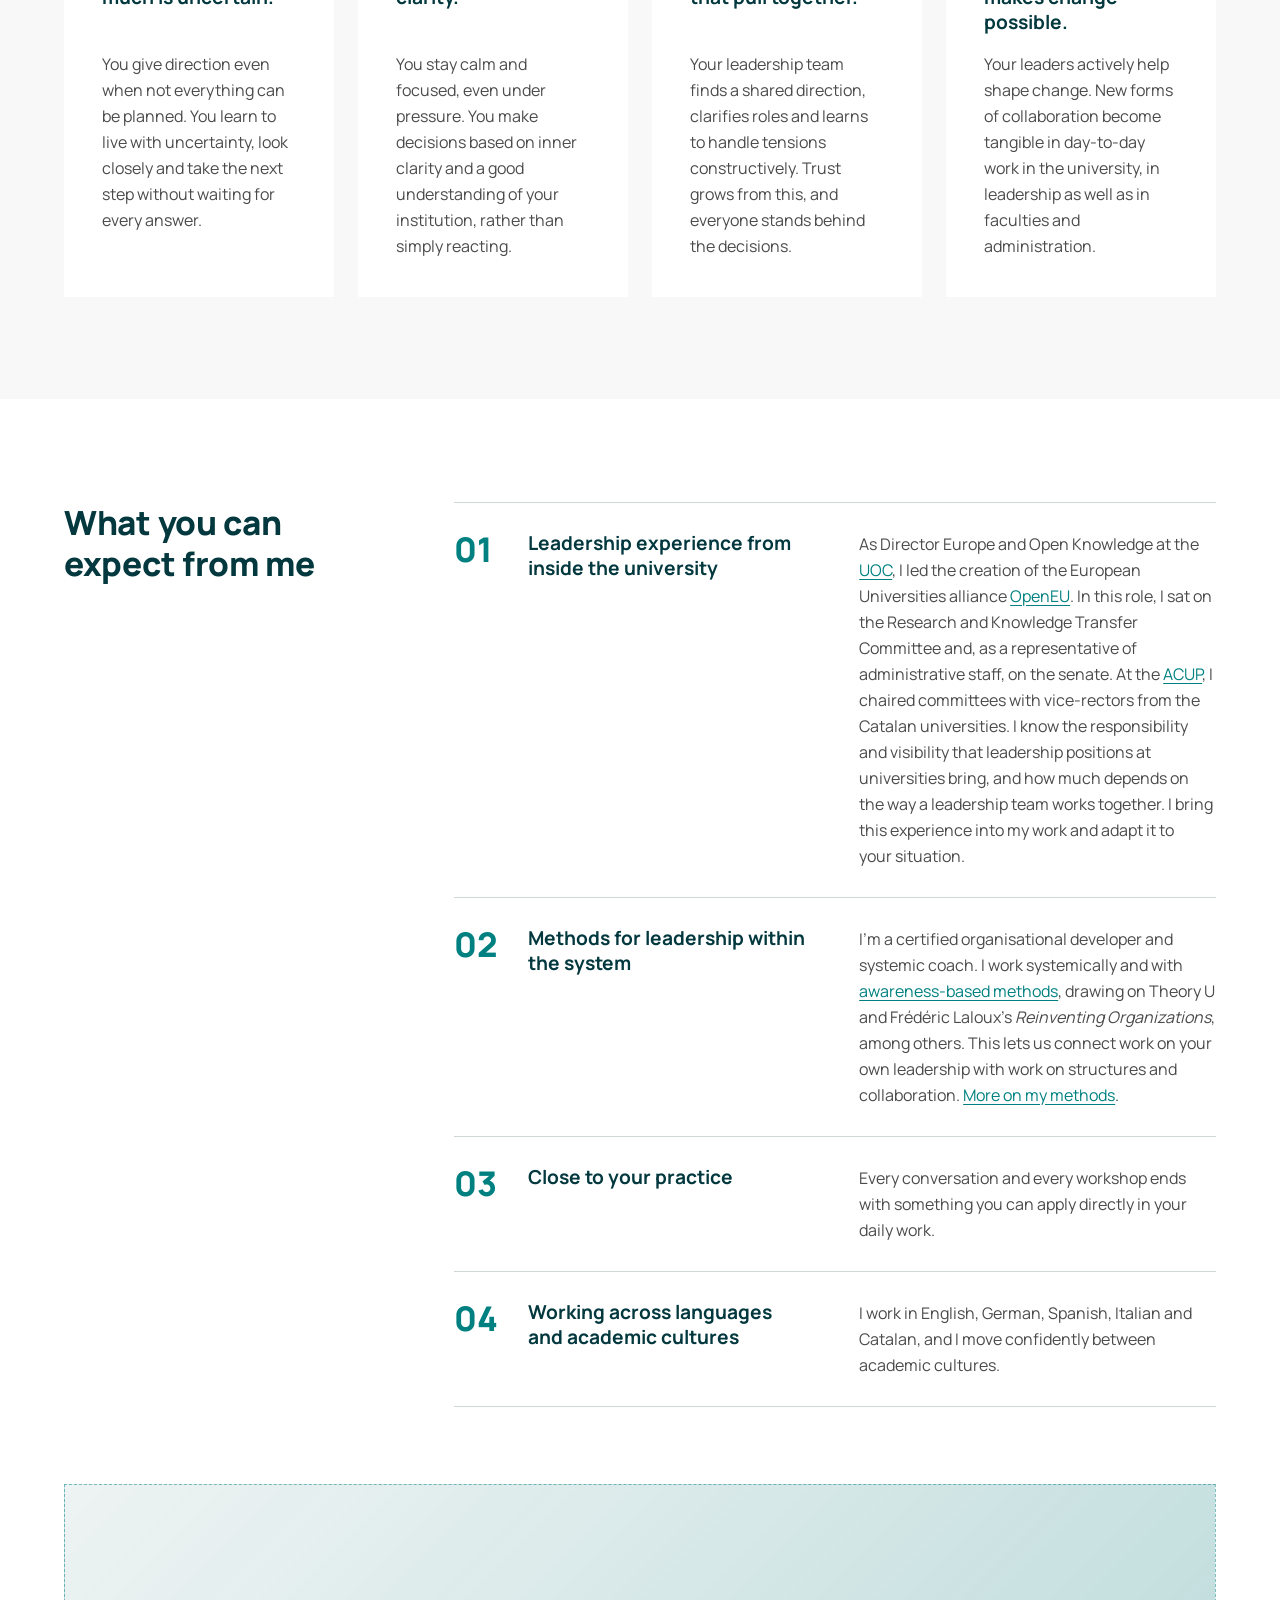
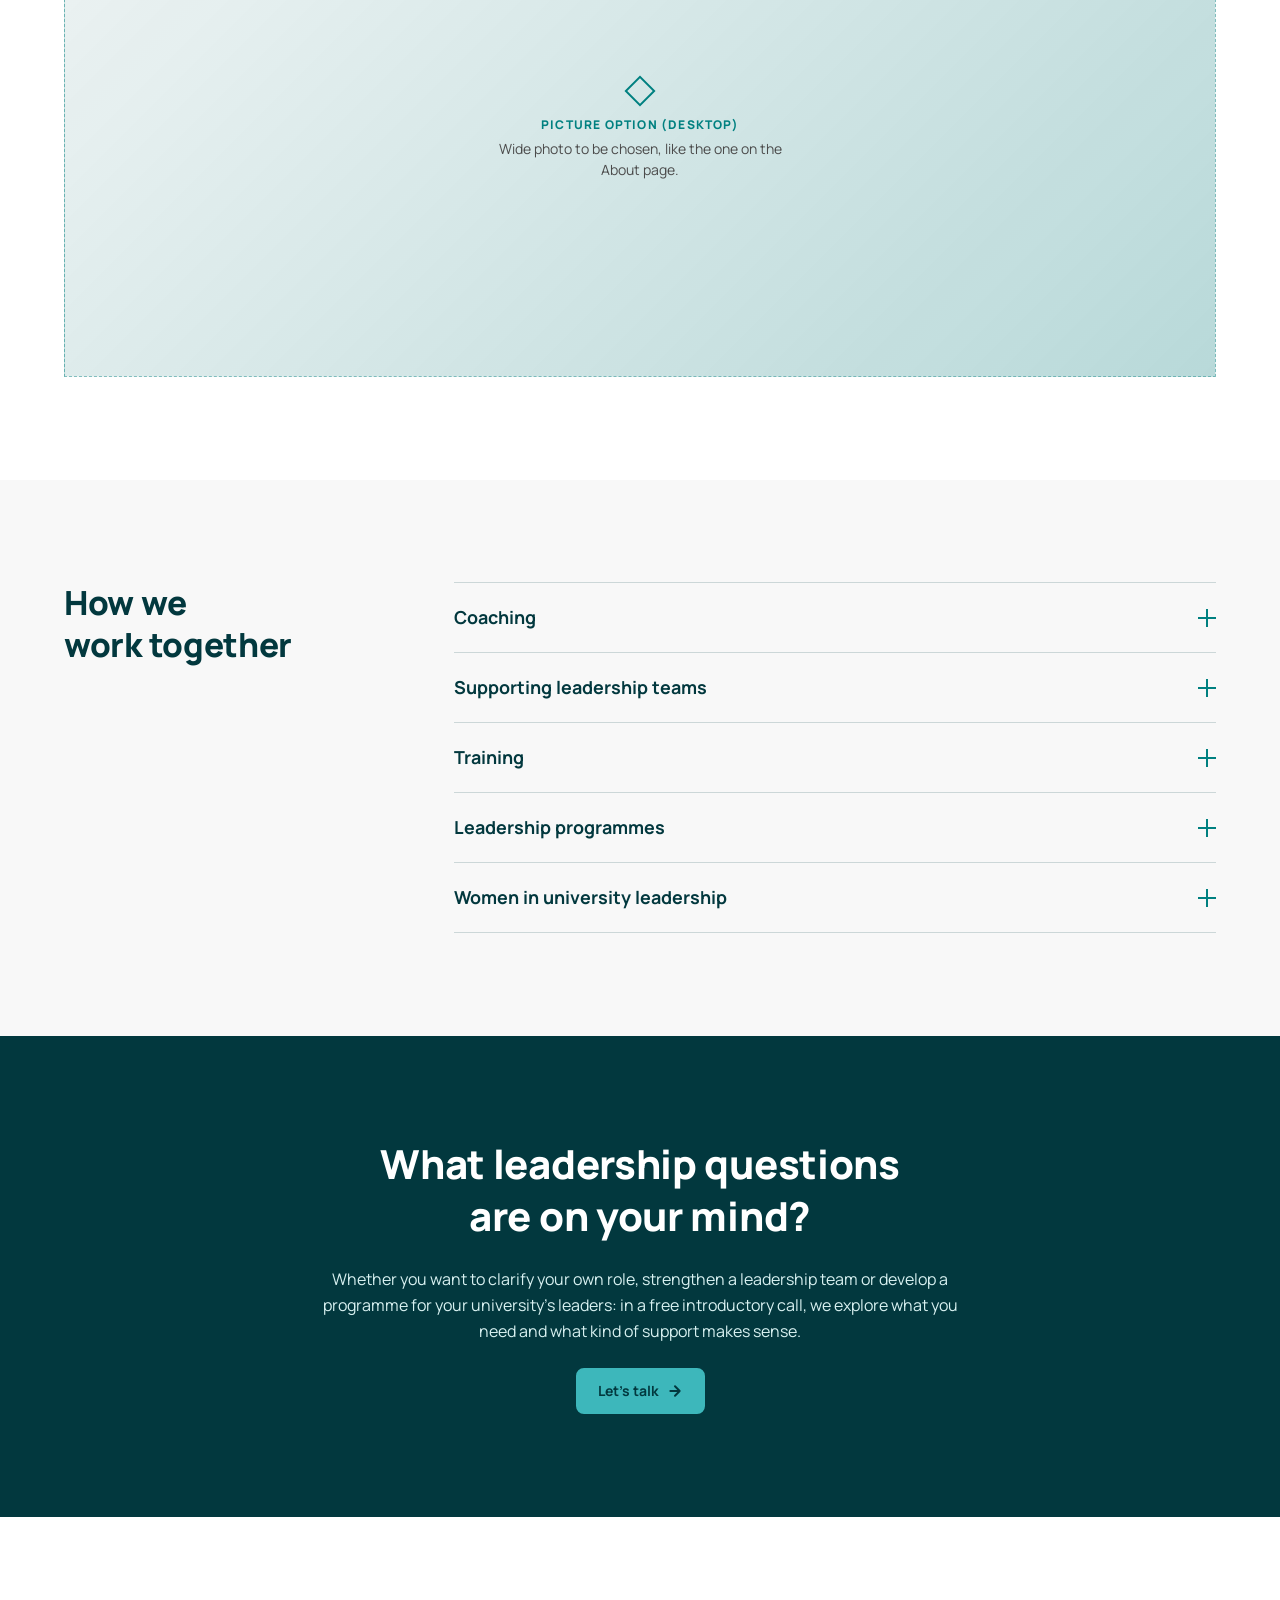
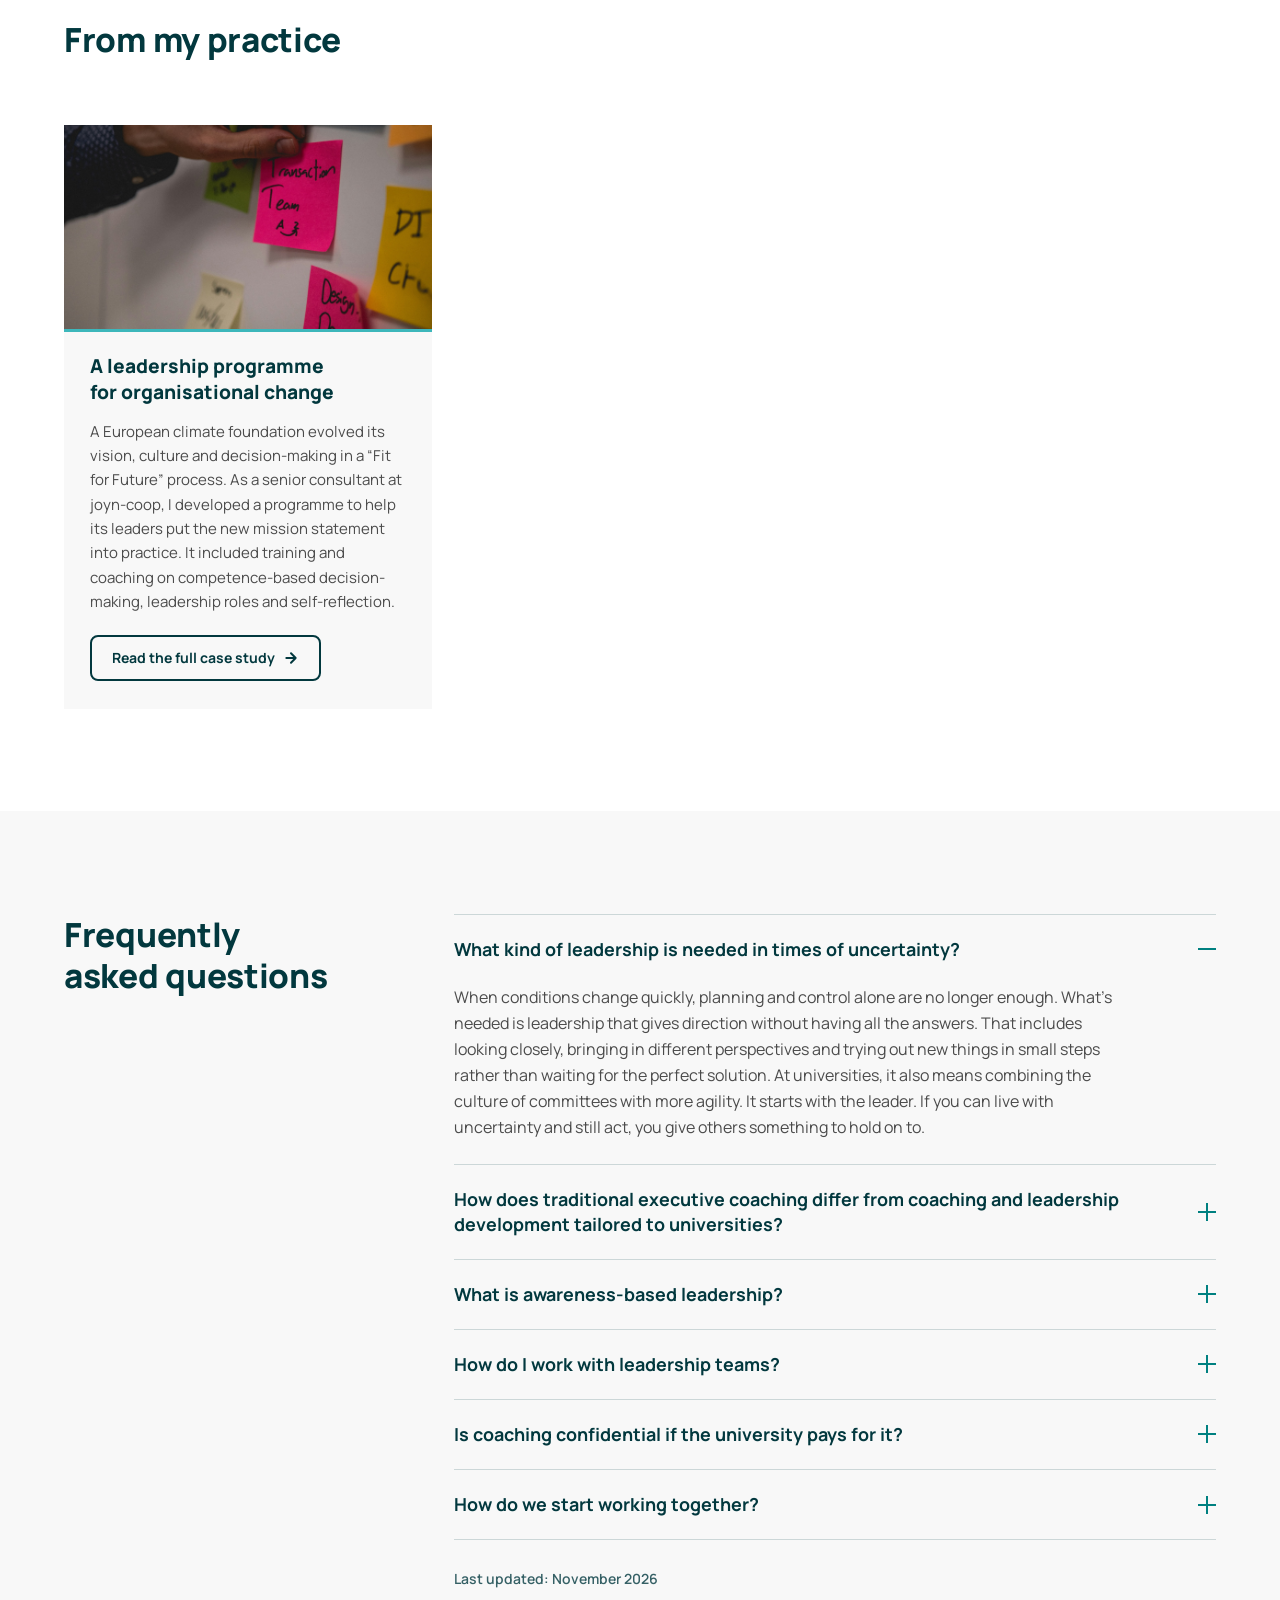
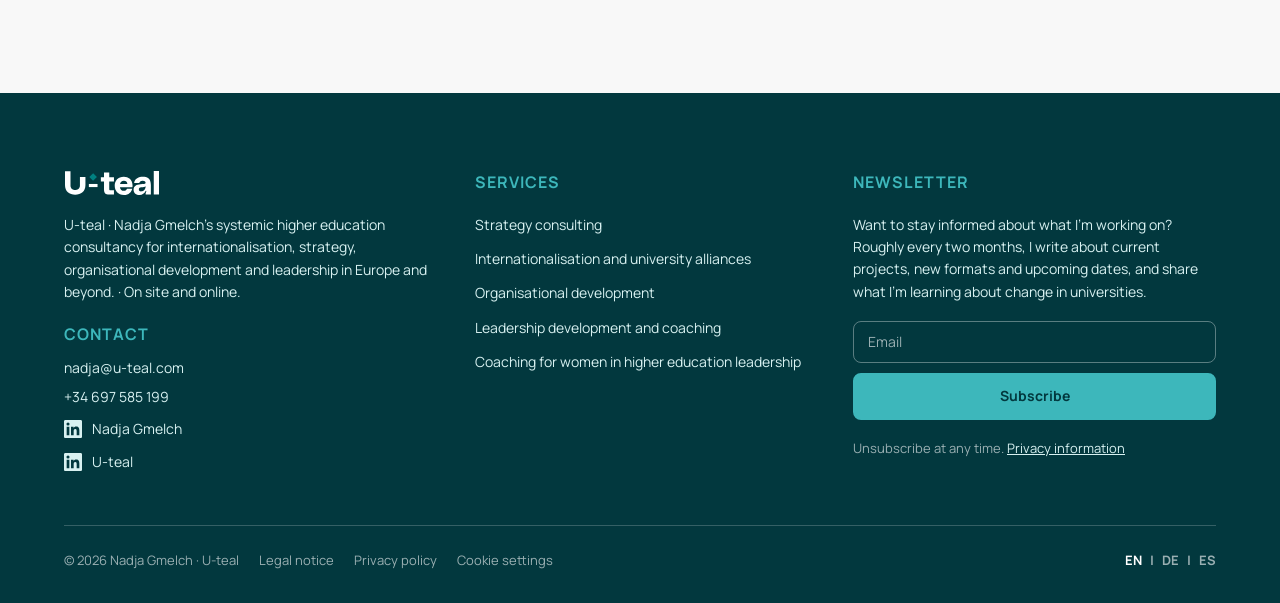
<file: leadership-development.html>
<!DOCTYPE html>
<!--
================================================================================
  U-TEAL · Leadership development (EN) · HTML mockup — Draft 1
  SERVICE PAGE TEMPLATE (same sections + service.css as internationalisation.html)
================================================================================
  Content: client Google Doc "Leadership development" (only the doc's texts and links;
  pictures only at "Picture option"). Headings: "H1/H2/H3" labels win,
  otherwise doc H3 = page H2, doc H4 = page H3.
================================================================================
-->
<html lang="en">
  <head>
    <meta charset="utf-8" />
    <meta name="viewport" content="width=device-width, initial-scale=1" />

    <!-- SEO (Yoast: SEO title / Meta description / Social) -->
    <title>Leadership development and coaching for universities | U-teal</title>
    <meta
      name="description"
      content="Systemic coaching, training and leadership programmes for university leaders and leadership teams across Europe."
    />
    <meta property="og:type" content="website" />
    <meta property="og:title" content="Leading through change: leadership development and coaching | U-teal" />
    <meta
      property="og:description"
      content="Coaching, training and leadership programmes for university leaders, leadership teams and staff development."
    />
    <meta property="og:image" content="assets/images/hero.png" />

    <link rel="icon" type="image/png" href="assets/images/brand/mark-primary-bg-white-square.png" />
    <link rel="apple-touch-icon" href="assets/images/brand/mark-primary-bg-white-square.png" />

    <link rel="preconnect" href="https://fonts.googleapis.com" />
    <link rel="preconnect" href="https://fonts.gstatic.com" crossorigin />
    <link
      rel="stylesheet"
      href="https://fonts.googleapis.com/css2?family=Manrope:wght@300;400;500;600;700;800&display=swap"
    />

    <link rel="stylesheet" href="assets/css/global.css" />
    <link rel="stylesheet" href="assets/css/service.css" />
  </head>

  <body>
    <!-- ======================================================================
         S01 · HEADER
         Elementor: Theme Builder › Header (sticky)
         Widgets: Site Logo (SVG) · Nav Menu (Home · Services ▾ · About ·
                  Methods) · Polylang language switcher (codes EN / DE / ES) · Button
         ====================================================================== -->
    <header class="site-header" id="top">
      <div class="dev-note">
        S01 · Theme Builder › Header (sticky) — Site Logo · Nav Menu with
        "Services" submenu · Polylang switcher as dropdown (EN ▾) · Button "Let's talk"
      </div>

      <div class="container site-header__inner">
        <a class="site-logo" href="index.html" aria-label="U-teal home">
          <img src="assets/images/brand/logo-uteal.svg" alt="U-teal" width="117" height="31" />
        </a>

        <!-- Mobile menu button (designer icon: bar · diamond · bar) -->
        <button
          class="menu-toggle"
          type="button"
          aria-label="Open menu"
          aria-expanded="false"
          aria-controls="site-nav"
        >
          <span class="menu-toggle__bar menu-toggle__bar--top"></span>
          <span class="menu-toggle__diamond"></span>
          <span class="menu-toggle__bar menu-toggle__bar--bottom"></span>
        </button>

        <nav class="site-nav" id="site-nav" aria-label="Main">
          <ul class="nav-list">
            <li><a class="nav-link" href="index.html">Home</a></li>

            <!-- Services dropdown (final wording tbc by client) -->
            <li>
              <button class="nav-link is-active" type="button" aria-expanded="false" aria-controls="submenu-services" data-dropdown>
                Services <span class="nav-link__chev" aria-hidden="true"></span>
              </button>
              <ul class="submenu" id="submenu-services">
                <li><a href="internationalisation.html">Internationalisation and university alliances</a></li>
                <li><a href="strategy-consulting.html">Strategy consulting</a></li>
                <li><a href="organisational-development.html">Organisational development</a></li>
                <li><a href="leadership-development.html" aria-current="page">Leadership development and coaching</a></li>
                <li class="submenu__divider" aria-hidden="true"></li>
                <li><a href="women-in-higher-education-leadership.html">Coaching for women in higher education leadership</a></li>
              </ul>
            </li>

            <li><a class="nav-link" href="about-me.html">About</a></li>
            <li><a class="nav-link" href="methods.html">Methods</a></li>

            <!-- Language switcher (Polylang, menu item "Displays as dropdown"):
                 current code + arrow, the other languages in the dropdown.
                 Scales to 4+ languages (feedback round 2, G1). No globe icon. -->
            <li class="lang">
              <button class="nav-link lang__btn" type="button" aria-expanded="false" aria-controls="submenu-lang" aria-label="Language: English. Change language" data-dropdown>
                EN <span class="nav-link__chev" aria-hidden="true"></span>
              </button>
              <ul class="submenu lang__menu" id="submenu-lang">
                <li><a href="leadership-development.html" aria-current="true" lang="en">English</a></li>
                <li><a href="#" data-todo="/de/" lang="de">Deutsch</a></li>
                <li><a href="#" data-todo="/es/" lang="es">Español</a></li>
              </ul>
            </li>
          </ul>

          <a class="btn btn--primary" href="contact.html">Let’s talk</a>

          <!-- Elementor build notes for the mobile menu (visible with developer notes on, menu open) -->
          <div class="dev-note dev-note--inline">
            <strong>MOBILE MENU · Elementor Pro › Nav Menu widget</strong>
            <ul>
              <li>Layout: Horizontal · Breakpoint: Tablet (Site Settings › Layout › Breakpoints: Tablet = 999px).</li>
              <li>Mobile dropdown: Full width ON · Align: start · Toggle icon: custom SVG (bar · diamond · bar), colour #02383E, size 22px.</li>
              <li>Dropdown items: Manrope 16px/700 #02383E · padding 15px 0 · divider 1px #CCD7D8 · active: text #008080 + 3px left border.</li>
              <li>Submenu ("Services"): indicator chevron on the right · bg #F8F8F8 · items 15px/600 · padding 12px 16px.</li>
              <li>Languages: Polylang "Language switcher" menu item, "Displays as dropdown": parent shows the current code (EN ▾), sub-items the other languages. No flags, no globe icon (round 2, G1).</li>
              <li>"Let's talk": last menu item with CSS class <code>menu-cta</code> styled as a button (or hide the header button on mobile: the floating Let's talk is always visible).</li>
            </ul>
            <div class="dev-svgs">
              <p class="dev-svgs__label">SVG · Nav Menu › Toggle icon (normal / active)</p>
              <div class="dev-svgs__grid">
                <div class="dev-svg">
                  <img src="assets/images/svg/icon-menu.svg" alt="" width="28" height="28" />
                  <span class="dev-svg__name">icon-menu.svg</span>
                  <button class="copy-btn" type="button" data-copy>Copy</button>
                  <a class="copy-btn" href="assets/images/svg/icon-menu.svg" download>Download</a>
                  <code hidden>&lt;svg xmlns=&quot;http://www.w3.org/2000/svg&quot; viewBox=&quot;0 0 26 22&quot; width=&quot;26&quot; height=&quot;22&quot;&gt;&lt;rect x=&quot;0&quot; y=&quot;2&quot; width=&quot;22&quot; height=&quot;4&quot; fill=&quot;#02383E&quot;/&gt;&lt;rect x=&quot;9.5&quot; y=&quot;7.5&quot; width=&quot;7&quot; height=&quot;7&quot; transform=&quot;rotate(45 13 11)&quot; fill=&quot;#008080&quot;/&gt;&lt;rect x=&quot;4&quot; y=&quot;16&quot; width=&quot;22&quot; height=&quot;4&quot; fill=&quot;#02383E&quot;/&gt;&lt;/svg&gt;</code>
                </div>
                <div class="dev-svg">
                  <img src="assets/images/svg/icon-menu-close.svg" alt="" width="28" height="28" />
                  <span class="dev-svg__name">icon-menu-close.svg</span>
                  <button class="copy-btn" type="button" data-copy>Copy</button>
                  <a class="copy-btn" href="assets/images/svg/icon-menu-close.svg" download>Download</a>
                  <code hidden>&lt;svg xmlns=&quot;http://www.w3.org/2000/svg&quot; viewBox=&quot;0 0 22 22&quot; width=&quot;22&quot; height=&quot;22&quot;&gt;&lt;rect x=&quot;-2&quot; y=&quot;9&quot; width=&quot;26&quot; height=&quot;4&quot; transform=&quot;rotate(45 11 11)&quot; fill=&quot;#02383E&quot;/&gt;&lt;rect x=&quot;-2&quot; y=&quot;9&quot; width=&quot;26&quot; height=&quot;4&quot; transform=&quot;rotate(-45 11 11)&quot; fill=&quot;#02383E&quot;/&gt;&lt;/svg&gt;</code>
                </div>
              </div>
            </div>
          </div>
        </nav>
      </div>
    </header>
    <!-- /S01 · HEADER -->

    <!-- ======================================================================
         SEO BOX (developer only — copy-paste into Yoast for this page)
         ====================================================================== -->
    <aside class="seo-box dev-only" aria-label="SEO values for this page">
      <div class="seo-box__inner">
        <p class="seo-box__title"><span>SEO · Leadership development (EN) → Yoast SEO</span><span>Slug: /leadership-development</span></p>
        <dl>
          <dt>Title tag</dt><dd data-count>Leadership development and coaching for universities | U-teal</dd><dd><button class="copy-btn" type="button">Copy</button></dd>
          <dt>Meta description</dt><dd data-count>Systemic coaching, training and leadership programmes for university leaders and leadership teams across Europe.</dd><dd><button class="copy-btn" type="button">Copy</button></dd>
          <dt>OG title</dt><dd data-count>Leading through change: leadership development and coaching | U-teal</dd><dd><button class="copy-btn" type="button">Copy</button></dd>
          <dt>OG description</dt><dd data-count>Coaching, training and leadership programmes for university leaders, leadership teams and staff development.</dd><dd><button class="copy-btn" type="button">Copy</button></dd>
          <dt>Slug</dt><dd>/leadership-development</dd><dd></dd>
          <dt>H1</dt><dd>Leadership development and coaching</dd><dd><button class="copy-btn" type="button">Copy</button></dd>
        </dl>
        <div class="seo-box__outline">
          <p class="seo-box__subtitle">Heading structure (from the client doc; set the same HTML tag in each Elementor Heading widget / Accordion title)</p>
          <ol class="heading-outline" data-heading-outline></ol>
          <p class="seo-box__hint">SERVICE PAGE TEMPLATE. Client doc: 1rCtrIrKaNmJ8LdL4CRhUK1pVXbYSj0FoIvLg919bdF4. "How we work together" + FAQ = Accordion (closed; FAQ first item open).</p>
        </div>
      </div>
    </aside>

    <!-- MOCKUP NOTE (review only — not part of the website, don't build in WordPress) -->
    <aside class="mockup-banner" aria-label="Note about this draft">
      <div class="container mockup-banner__inner">
        <span class="mockup-banner__tag">Draft note</span>
        <p>
          <strong>Service page template.</strong> This page shows your texts in
          the service page template, so you can review them. As agreed, in
          WordPress we build only the
          <a href="internationalisation.html">Internationalisation page</a> as
          the template; you duplicate it and add the content of this page
          yourself (we show you how in the training session).
        </p>
      </div>
    </aside>

    <main>
      <!-- Mobile / tablet build notes for this page (developer notes only) -->
      <div class="container dev-only">
        <div class="dev-note dev-note--inline">
          <strong>MOBILE &amp; TABLET · this page (service template, same on all 5 service pages)</strong>
          <ul>
            <li><strong>Hero</strong>: one column; H1 · H2 · subtitle, then the <strong>photo</strong> (after the subtitle, before the situations; round 2, S1).</li>
            <li><strong>Situations</strong>: already one column on all screens (statement · question · bullets · picture · button).</li>
            <li><strong>Gains</strong>: 3 cards → 1 col below 1000px; 4 cards → 2 cols up to 1199px → 1 col below 600px.</li>
            <li><strong>What you can expect</strong>: H2 not sticky; numbered rows one column (number + title, text below).</li>
            <li><strong>How we work together / FAQ</strong>: H2 above the accordion (one column).</li>
            <li><strong>From my practice</strong>: quotes 1 col on mobile (auto-fit); case cards 3 cols → 2 cols (700–999px) → 1 col below 700px.</li>
            <li><strong>CTA band</strong>: centred, unchanged.</li>
          </ul>
        </div>
      </div>

      <!-- ====================================================================
           S02 · HERO (service template)
           Elementor: Container › Heading H1 (small, teal, 18–21px) · Heading H2
                      (display) · Text (lead style). No picture (none in the doc).
           ==================================================================== -->
      <section class="service-hero">
        <div class="dev-note">S02 · Hero — H1 small (teal 21px/600 · clamp(18px, 1.6vw, 21px), round 3 G1) · H2 display · text (lead style)</div>
        <div class="dev-note dev-note--inline">
          <strong>HERO · build notes</strong>
          <ul>
            <li>Row Container: [H1 · H2 · subtitle] | Image (photo option, round 2, S1), Align items: Stretch, image Object fit Cover.</li>
            <li>Mobile: photo after the subtitle, before the situations section (column order = content first).</li>
          </ul>
        </div>
        <div class="container service-hero__grid">
          <div class="service-hero__content">
            <h1 class="service-hero__h1">Leadership development and coaching</h1>
            <h2 class="display">Leading through change.</h2>
            <p class="lead service-hero__lead">Support for university leaders, leadership teams and managers in times of uncertainty.</p>
          </div>
          <!-- Photo option next to the title (round 2, S1). Mobile: after the
               subtitle, before "In situations like these". -->
          <figure class="img-ph service-hero__picture" role="img" aria-label="Photo option">
            <span class="img-ph__mark" aria-hidden="true"></span>
            <figcaption class="img-ph__label"><strong>Photo option</strong>Photo to be chosen.</figcaption>
          </figure>
        </div>
      </section>
      <!-- /S02 · HERO -->

      <!-- ====================================================================
           S03 · SITUATIONS
           Elementor: Container (row) › Text (lead) | Icon List (dash) · Text ·
                      Image ("Picture option") · Button "What I offer" → #offer
           ==================================================================== -->
      <section class="section situations">
        <div class="dev-note">S03 · Situations — lead | list · text · picture · button (doc order)</div>
        <div class="dev-note dev-note--inline">
          <strong>SITUATIONS · build notes</strong>
          <ul>
            <li>Order: key sentence (Heading, tag p, 24–32px/800, border-left 4px #3DB7BB) · question (lead) · bullet list · picture · button — ONE column, nothing sticky (feedback S2).</li>
            <li>Bullets: Text Editor list (dash bullets via Custom CSS or Icon List). Highlighted words wrapped in <code>&lt;mark&gt;</code> (round 2, S3).</li>
          </ul>
          <div class="dev-code">
            <div class="dev-code__head"><span>HTML · Text Editor › Text tab (widget CSS class: dash-list)</span><button class="copy-btn" type="button" data-copy>Copy</button></div>
            <pre><code>&lt;ul&gt;
  &lt;li&gt;Your university … there is &lt;mark&gt;no shared strategy&lt;/mark&gt; that …&lt;/li&gt;
  &lt;li&gt;…&lt;/li&gt;
&lt;/ul&gt;</code></pre>
          </div>
        </div>
        <div class="container situations__flow">
          <!-- Most visible element (feedback S2). Elementor: Heading, HTML tag p -->
          <p class="situations__statement">I support you in clarifying your role in relation to your team, your organisation and its wider environment, and in leading in a way that makes change work.</p>
          <p class="lead situations__question">Do you have leadership responsibility at a university, or do you want to strengthen your university’s leaders? Perhaps one of these questions is on your mind:</p>
          <div class="stack">
            <ul class="dash-list body">
              <li>You are taking on a <mark class="highlight">new leadership role</mark> and want to lead clearly and effectively from the start.</li>
              <li>Your university is in the middle of a <mark class="highlight">change process</mark>. You want your leaders to <mark class="highlight">help shape it</mark>, not just carry it out.</li>
              <li>You want your rectors’, presidents’ or dean’s office to work together as a real <mark class="highlight">team</mark>, rather than in parallel.</li>
              <li>You are facing <mark class="highlight">decisions</mark> where many interests collide.</li>
              <li>You are responsible for <mark class="highlight">staff development</mark> and are looking for a <mark class="highlight">leadership programme</mark> that fits the logic of a university, rather than one borrowed from the corporate world.</li>
            </ul>
            <figure class="img-ph situations__img mobile-only" style="aspect-ratio: 3 / 2" role="img" aria-label="Picture option"><span class="img-ph__mark" aria-hidden="true"></span><figcaption class="img-ph__label"><strong>Picture option</strong>Photo to be chosen.</figcaption></figure>
            <div class="situations__cta"><a class="btn btn--outline btn--arrow" href="#offer">What I offer</a></div>
          </div>
        </div>
      </section>
      <!-- /S03 · SITUATIONS -->

      <!-- S04 · GAINS — Elementor: H2 · 4 cards (shape · H3 · text), global 5.7 -->
      <section class="section section--soft gains">
        <div class="dev-note">S04 · What you and your university gain — H2 · 4 cards (shape · H3 · text)</div>
        <div class="dev-note dev-note--inline">
          <strong>GAINS · build notes</strong>
          <ul>
            <li>Grid Container (3 or 4 cols) › each card class <code>subgrid-3</code> (shape · H3 · text), so all texts start at the same height (round 2, S5).</li>
            <li>Shape colours: square #02383E · diamond #3DB7BB · rounded diamond #67888B · circle #008080 (last two differ, feedback S3).</li>
          </ul>
          <div class="dev-code">
            <div class="dev-code__head"><span>CSS classes</span><button class="copy-btn" type="button" data-copy>Copy</button></div>
            <pre><code>Parent container › Layout: Grid › 3 or 4 columns
Each card container › Layout: Grid › CSS Classes: subgrid-3</code></pre>
          </div>
          <div class="dev-svgs">
            <p class="dev-svgs__label">SVG · gain card shapes (set rounded diamond colour #67888B in the widget)</p>
            <div class="dev-svgs__grid">
              <div class="dev-svg">
                <img src="assets/images/svg/shape-square.svg" alt="" width="28" height="28" />
                <span class="dev-svg__name">shape-square.svg</span>
                <button class="copy-btn" type="button" data-copy>Copy</button>
                <a class="copy-btn" href="assets/images/svg/shape-square.svg" download>Download</a>
                <code hidden>&lt;svg xmlns=&quot;http://www.w3.org/2000/svg&quot; viewBox=&quot;0 0 24 24&quot; width=&quot;24&quot; height=&quot;24&quot;&gt;&lt;rect width=&quot;24&quot; height=&quot;24&quot; fill=&quot;#02383E&quot;/&gt;&lt;/svg&gt;</code>
              </div>
              <div class="dev-svg">
                <img src="assets/images/svg/shape-diamond.svg" alt="" width="28" height="28" />
                <span class="dev-svg__name">shape-diamond.svg</span>
                <button class="copy-btn" type="button" data-copy>Copy</button>
                <a class="copy-btn" href="assets/images/svg/shape-diamond.svg" download>Download</a>
                <code hidden>&lt;svg xmlns=&quot;http://www.w3.org/2000/svg&quot; viewBox=&quot;0 0 24 24&quot; width=&quot;24&quot; height=&quot;24&quot;&gt;&lt;path d=&quot;M12 0 24 12 12 24 0 12Z&quot; fill=&quot;#3DB7BB&quot;/&gt;&lt;/svg&gt;</code>
              </div>
              <div class="dev-svg">
                <img src="assets/images/svg/shape-rounded-diamond.svg" alt="" width="28" height="28" />
                <span class="dev-svg__name">shape-rounded-diamond.svg</span>
                <button class="copy-btn" type="button" data-copy>Copy</button>
                <a class="copy-btn" href="assets/images/svg/shape-rounded-diamond.svg" download>Download</a>
                <code hidden>&lt;svg xmlns=&quot;http://www.w3.org/2000/svg&quot; viewBox=&quot;0 0 24 24&quot; width=&quot;24&quot; height=&quot;24&quot;&gt;&lt;rect x=&quot;4.5&quot; y=&quot;4.5&quot; width=&quot;15&quot; height=&quot;15&quot; rx=&quot;3&quot; transform=&quot;rotate(45 12 12)&quot; fill=&quot;#3DB7BB&quot;/&gt;&lt;/svg&gt;</code>
              </div>
              <div class="dev-svg">
                <img src="assets/images/svg/shape-circle.svg" alt="" width="28" height="28" />
                <span class="dev-svg__name">shape-circle.svg</span>
                <button class="copy-btn" type="button" data-copy>Copy</button>
                <a class="copy-btn" href="assets/images/svg/shape-circle.svg" download>Download</a>
                <code hidden>&lt;svg xmlns=&quot;http://www.w3.org/2000/svg&quot; viewBox=&quot;0 0 24 24&quot; width=&quot;24&quot; height=&quot;24&quot;&gt;&lt;circle cx=&quot;12&quot; cy=&quot;12&quot; r=&quot;12&quot; fill=&quot;#008080&quot;/&gt;&lt;/svg&gt;</code>
              </div>
            </div>
          </div>
        </div>
        <div class="container">
          <div class="section-head"><h2 class="h2">What you and your university gain</h2></div>
          <div class="principles__grid principles__grid--4">
            <article class="principle">
              <span class="principle__shape " aria-hidden="true"></span>
              <h3 class="h4">Leading when so much is uncertain.</h3>
              <p class="body">You give direction even when not everything can be planned. You learn to live with uncertainty, look closely and take the next step without waiting for every answer.</p>
            </article>
            <article class="principle">
              <span class="principle__shape principle__shape--diamond" aria-hidden="true"></span>
              <h3 class="h4">Decisions from clarity.</h3>
              <p class="body">You stay calm and focused, even under pressure. You make decisions based on inner clarity and a good understanding of your institution, rather than simply reacting.</p>
            </article>
            <article class="principle">
              <span class="principle__shape principle__shape--rounded" aria-hidden="true"></span>
              <h3 class="h4">Leadership teams that pull together.</h3>
              <p class="body">Your leadership team finds a shared direction, clarifies roles and learns to handle tensions constructively. Trust grows from this, and everyone stands behind the decisions.</p>
            </article>
            <article class="principle">
              <span class="principle__shape principle__shape--circle" aria-hidden="true"></span>
              <h3 class="h4">Leadership that makes change possible.</h3>
              <p class="body">Your leaders actively help shape change. New forms of collaboration become tangible in day-to-day work in the university, in leadership as well as in faculties and administration.</p>
            </article>
          </div>
        </div>
      </section>

      <!-- S05 · EXPECT — Elementor: H2 (sticky) | numbered rows (number · H3 | text) -->
      <section class="section expect">
        <div class="dev-note">S05 · What you can expect from me — H2 | 4 numbered rows</div>
        <div class="container expect__grid">
          <div class="expect__head"><h2 class="h2">What you can expect from me</h2></div>
          <div class="num-rows">
            <div class="num-row expect__row">
              <div class="num-row__head">
                <span class="num-row__num">01</span>
                <h3 class="h4">Leadership experience from inside the university</h3>
              </div>
              <p class="body">As Director Europe and Open Knowledge at the <a href="https://www.uoc.edu/en" target="_blank" rel="noopener">UOC</a>, I led the creation of the European Universities alliance <a href="https://openeu.eu/" target="_blank" rel="noopener">OpenEU</a>. In this role, I sat on the Research and Knowledge Transfer Committee and, as a representative of administrative staff, on the senate. At the <a href="https://www.acup.cat/en" target="_blank" rel="noopener">ACUP</a>, I chaired committees with vice-rectors from the Catalan universities. I know the responsibility and visibility that leadership positions at universities bring, and how much depends on the way a leadership team works together. I bring this experience into my work and adapt it to your situation.</p>
            </div>
            <div class="num-row expect__row">
              <div class="num-row__head">
                <span class="num-row__num">02</span>
                <h3 class="h4">Methods for leadership within the system</h3>
              </div>
              <p class="body">I’m a certified organisational developer and systemic coach. I work systemically and with <a href="#faq-awareness-based-leadership">awareness-based methods</a>, drawing on Theory U and Frédéric Laloux’s <em>Reinventing Organizations</em>, among others. This lets us connect work on your own leadership with work on structures and collaboration. <a href="methods.html">More on my methods</a>.</p>
            </div>
            <div class="num-row expect__row">
              <div class="num-row__head">
                <span class="num-row__num">03</span>
                <h3 class="h4">Close to your practice</h3>
              </div>
              <p class="body">Every conversation and every workshop ends with something you can apply directly in your daily work.</p>
            </div>
            <div class="num-row expect__row">
              <div class="num-row__head">
                <span class="num-row__num">04</span>
                <h3 class="h4">Working across languages and academic cultures</h3>
              </div>
              <p class="body">I work in English, German, Spanish, Italian and Catalan, and I move confidently between academic cultures.</p>
            </div>
          </div>
        </div>
        <!-- Second picture (round 4): wide, full container width, between
             "What you can expect from me" and "How we work together" (like the
             About page). Desktop/laptop only; mobile uses the picture under
             the bullet points. Elementor: Image · Hide on Tablet + Mobile. -->
        <div class="container">
          <figure class="img-ph expect__wide desktop-only" role="img" aria-label="Picture option"><span class="img-ph__mark" aria-hidden="true"></span><figcaption class="img-ph__label"><strong>Picture option (desktop)</strong>Wide photo to be chosen, like the one on the About page.</figcaption></figure>
        </div>
      </section>

      <!-- S07 · HOW WE WORK TOGETHER (#offer) — client note: only the titles are
           visible at first, the text expands on click.
           Elementor: Container (CSS ID offer, row) › H2 | Accordion (title tag H3,
                      all closed; CSS ID per item = anchor) -->
      <section class="section section--soft offer" id="offer">
        <div class="dev-note">S07 · How we work together (CSS ID offer) — H2 | Accordion (5 items, H3, closed)</div>
        <div class="container faq__grid">
          <div class="faq__head"><h2 class="h2">How we work together</h2></div>
          <div>
            <div class="faq-list">
              <details class="faq-item offer-item" id="coaching">
                <summary><h3 class="faq-item__q">Coaching</h3><span class="faq-item__icon" aria-hidden="true"></span></summary>
                <div class="faq-item__a">
                  <p class="body">In coaching, we work on exactly the topic you bring: a decision that needs clarity now, or a change that needs time. You book individual sessions of 45 or 60 minutes as often as you need them, or a coaching programme over three to six months with sessions every two to four weeks. The programme also includes an asynchronous channel for urgent matters between sessions, with a reply within 48 hours. I work according to the principles of systemic coaching and make sure you leave with concrete insights for your practice.</p>
                  <p class="placeholder-line" title="Placeholder from the client doc">Prices</p>
                  <div class="offer-item__cta"><a class="btn btn--primary btn--arrow" href="contact.html">Let’s talk</a></div>
                </div>
              </details>
              <details class="faq-item offer-item" id="supporting-leadership-teams">
                <summary><h3 class="faq-item__q">Supporting leadership teams</h3><span class="faq-item__icon" aria-hidden="true"></span></summary>
                <div class="faq-item__a">
                  <p class="body">I work with rectorates, presidencies, dean’s teams and other leadership teams that want to work together more closely. Together, we find a shared direction, clarify roles and responsibilities and <a href="methods.html#circle-way">address tensions openly</a>. This might be a retreat, a series of workshops or support over several months. I always look at the team in relation to the university it works in.</p>
                </div>
              </details>
              <details class="faq-item offer-item" id="training">
                <summary><h3 class="faq-item__q">Training</h3><span class="faq-item__icon" aria-hidden="true"></span></summary>
                <div class="faq-item__a">
                  <p class="body">My training on selected leadership topics builds the skills and tools you need to lead change. It can be tailored to your university and your team, or offered as an open course. Topics include:</p>
                  <ul class="dash-list body"><li>Leading by listening: how leadership changes when we listen and communicate differently.</li><li>Inner leadership work: change in the system begins with personal change.</li><li>The power of slowing down: often the fastest way to move things forward.</li><li>Attention and awareness: how mindfulness practice helps you direct your attention.</li></ul>
                  <p class="body">There is plenty of room for practice and reflection, close to real situations from your work.</p>
                </div>
              </details>
              <details class="faq-item offer-item" id="programmes">
                <summary><h3 class="faq-item__q">Leadership programmes</h3><span class="faq-item__icon" aria-hidden="true"></span></summary>
                <div class="faq-item__a">
                  <p class="body">Together with your staff development team, I design programmes that develop leaders at your university in a targeted way, for example in middle management, in the faculties or in administration. The programmes combine training, peer reflection and coaching and are aligned with your university’s strategy. Participants work on real questions from their work, for example in <a href="methods.html#case-clinic">Case Clinics</a>, a peer consultation format. This strengthens individuals and, at the same time, the leadership culture of your university.</p>
                </div>
              </details>
              <details class="faq-item offer-item" id="women-in-university-leadership">
                <summary><h3 class="faq-item__q">Women in university leadership</h3><span class="faq-item__icon" aria-hidden="true"></span></summary>
                <div class="faq-item__a">
                  <p class="body">For women in roles such as rector, president, chief operating officer or dean, and in other leadership positions, I offer a dedicated programme with coaching, support for the first 100 days and a peer community.</p>
                  <div class="offer-item__cta"><a class="btn btn--outline btn--arrow" href="women-in-higher-education-leadership.html">Explore coaching for women in higher education leadership</a></div>
                </div>
              </details>
            </div>
            
          </div>
        </div>
      </section>

      <!-- S08 · CTA — Elementor: Container (dark) › H2 · Text · Button "Let's talk" → /contact -->
      <section class="section service-cta">
        <div class="dev-note">S08 · CTA — H2 · text · button (dark band)</div>
        <div class="container cta-block">
          <h2 class="cta-block__title">What leadership questions are on your mind?</h2>
          <p class="body service-cta__text">Whether you want to clarify your own role, strengthen a leadership team or develop a programme for your university’s leaders: in a free introductory call, we explore what you need and what kind of support makes sense.</p>
          <a class="btn btn--accent btn--arrow" href="contact.html">Let’s talk</a>
        </div>
      </section>

      <!-- S06 · CASES — Elementor: H2 · per case: Container (row) › H3 · text · button | picture · quote -->
      <section class="section practice">
        <div class="dev-note">From my practice — H2 · case cards (client logo · H3 · teaser · button), 3 per row · quotes below (proposal, feedback S6)</div>
        <div class="dev-note dev-note--inline">
          <strong>CASE STUDIES · build notes</strong>
          <ul>
            <li>Section sits directly before the FAQ (feedback S1). Order inside: H2 · quotes · case cards (round 2, S4).</li>
            <li>Quotes: Grid Container (auto-fit, min 300px) › testimonial Containers class <code>subgrid-2</code> (line above names aligned).</li>
            <li>Cards: Loop Grid (CPT "Case Study" via CPT UI or ACF; Elementor can't create the post type) › Loop Item: Featured Image (client logo: contain + padding · or photo: cover, class <code>case-card__logo--photo</code>) · Post Title H3 · Excerpt · Button "Read the full case study".</li>
            <li>Unsplash photos (PROBRAL: Yen Vu · Ukraine: FORTYTWO · climate foundation: Kvalifik) — credit them in the legal notice.</li>
          </ul>
          <div class="dev-code">
            <div class="dev-code__head"><span>CSS classes</span><button class="copy-btn" type="button" data-copy>Copy</button></div>
            <pre><code>Quotes container › Layout: Grid › columns: repeat(auto-fit, minmax(300px, 1fr))
Each quote container › Layout: Grid › CSS Classes: subgrid-2</code></pre>
          </div>
        </div>
        <div class="container">
          <div class="section-head">
            <h2 class="h2">From my practice</h2>
          </div>
          <div class="case-grid">
            <article class="case-card">
              <div class="case-card__logo case-card__logo--photo"><!-- Unsplash: Kvalifik (credit in legal notice) --><img src="assets/images/photos/unsplash-kvalifik-climate.jpg" alt="A hand pinning a sticky note labelled “Team” to a wall of notes" loading="lazy" /></div>
              <h3 class="case-card__title">A leadership programme for organisational change</h3>
              <p class="body">A European climate foundation evolved its vision, culture and decision-making in a “Fit for Future” process. As a senior consultant at joyn-coop, I developed a programme to help its leaders put the new mission statement into practice. It included training and coaching on competence-based decision-making, leadership roles and self-reflection.</p>
              <div><a class="btn btn--outline btn--arrow" href="case-studies.html#climate-foundation">Read the full case study</a></div>
            </article>
          </div>
        </div>
      </section>

      <!-- S09 · FAQ — Elementor: H2 | Accordion (title tag H3, FAQ Schema ON) · "Last updated" -->
      <section class="section section--soft faq" id="faq">
        <div class="dev-note">S09 · FAQ — H2 | Accordion (6 items, H3, FAQ Schema ON)</div>
        <div class="container faq__grid">
          <div class="faq__head"><h2 class="h2">Frequently asked questions</h2></div>
          <div>
            <div class="faq-list">
              <details class="faq-item" id="faq-1" open>
                <summary><h3 class="faq-item__q">What kind of leadership is needed in times of uncertainty?</h3><span class="faq-item__icon" aria-hidden="true"></span></summary>
                <div class="faq-item__a">
                  <p class="body">When conditions change quickly, planning and control alone are no longer enough. What’s needed is leadership that gives direction without having all the answers. That includes looking closely, bringing in different perspectives and trying out new things in small steps rather than waiting for the perfect solution. At universities, it also means combining the culture of committees with more agility. It starts with the leader. If you can live with uncertainty and still act, you give others something to hold on to.</p>
                </div>
              </details>
              <details class="faq-item" id="faq-2">
                <summary><h3 class="faq-item__q">How does traditional executive coaching differ from coaching and leadership development tailored to universities?</h3><span class="faq-item__icon" aria-hidden="true"></span></summary>
                <div class="faq-item__a">
                  <p class="body">Traditional executive coaching usually comes from the corporate world. It assumes clear hierarchies, fixed targets and fast decision-making. Universities work differently: decisions are made in collegial bodies, academic staff and administration have different cultures, leadership positions are often held for a fixed term, and many leaders are responsible for people over whom they have little formal authority. I know these conditions from my own work at universities and in university networks. So you don’t have to explain your context to me first, and we can work on what matters to you straight away.</p>
                </div>
              </details>
              <details class="faq-item" id="faq-awareness-based-leadership">
                <summary><h3 class="faq-item__q">What is awareness-based leadership?</h3><span class="faq-item__icon" aria-hidden="true"></span></summary>
                <div class="faq-item__a">
                  <p class="body">Awareness-based leadership starts from the idea that the quality of leadership depends on the quality of our attention: how we perceive, listen and connect with ourselves and others before we act. The approach comes from the work of the Presencing Institute around Otto Scharmer’s Theory U. For universities, this means change happens not only through new strategies and structures, but just as much through how people talk to each other, listen to one another and recognise together what is needed. In my formats, I combine this way of leading with practical tools for your work.</p>
                </div>
              </details>
              <details class="faq-item" id="faq-4">
                <summary><h3 class="faq-item__q">How do I work with leadership teams?</h3><span class="faq-item__icon" aria-hidden="true"></span></summary>
                <div class="faq-item__a">
                  <p class="body">It starts with a conversation with the person leading the team and, if possible, individual conversations with the team members. This shows where the team stands and what it needs. Building on this, we design retreats or workshops in which the team works on its shared direction, its roles and its collaboration. If you like, I can combine work with the team with individual coaching.</p>
                </div>
              </details>
              <details class="faq-item" id="faq-5">
                <summary><h3 class="faq-item__q">Is coaching confidential if the university pays for it?</h3><span class="faq-item__icon" aria-hidden="true"></span></summary>
                <div class="faq-item__a">
                  <p class="body">Yes. What is discussed in coaching stays between you and me. At the start, I agree the framework and goals of the coaching with the university as the client. I don’t pass on anything from the sessions without your consent.</p>
                </div>
              </details>
              <details class="faq-item" id="faq-6">
                <summary><h3 class="faq-item__q">How do we start working together?</h3><span class="faq-item__icon" aria-hidden="true"></span></summary>
                <div class="faq-item__a">
                  <p class="body">Every collaboration looks different, from a single coaching session to a leadership programme over several months. In a free introductory call, we explore what you need. I then send you a proposal with a timeline and cost estimate. You can also book individual coaching sessions directly as a private client.</p>
                  <div class="faq-item__btns"><a class="btn btn--outline btn--arrow" href="#" data-todo="coaching booking link (Q35)">Book a coaching session</a><a class="btn btn--primary btn--arrow" href="contact.html">Let’s talk</a></div>
                </div>
              </details>
            </div>
            <p class="service-updated">Last updated: <time datetime="2026-11">November 2026</time></p>
          </div>
        </div>
      </section>
    </main>

    <!-- ======================================================================
         S11 · FOOTER
         Elementor: Theme Builder › Footer
         Col 1: Site Logo (white SVG) · Text · Button
         Col 2: Nav Menu (services)
         Col 3: Text · Form (Pro: first name + email → Mailchimp/Brevo,
                double opt-in) · privacy note
         Bottom bar: copyright · legal links · contact · LinkedIn · EN|DE|ES
         ====================================================================== -->
    <footer class="site-footer">
      <div class="dev-note">
        S11 · Theme Builder › Footer — 3 cols (logo + text + contact ·
        services menu · newsletter form) + bottom bar (Polylang switcher)
      </div>
      <div class="dev-note dev-note--inline">
        <strong>FOOTER · build notes</strong>
        <ul>
          <li>No "Let's talk" button in the footer (round 2, F1).</li>
          <li>Contact: Heading (p) "Contact" · Icon List (email, phone; links mailto: / tel:).</li>
          <li>LinkedIn: Icon List with the LinkedIn icon + text "Nadja Gmelch" / "U-teal" only (no word "LinkedIn", round 2, F2). Set aria-label "LinkedIn: …" via Custom Attributes.</li>
          <li>Bottom bar language list: Polylang switcher widget, codes, separator "|".</li>
        </ul>
        <div class="dev-svgs">
          <p class="dev-svgs__label">SVG · LinkedIn icon (Icon List › Upload SVG)</p>
          <div class="dev-svgs__grid">
            <div class="dev-svg">
              <img src="assets/images/svg/icon-linkedin.svg" alt="" width="28" height="28" />
              <span class="dev-svg__name">icon-linkedin.svg</span>
              <button class="copy-btn" type="button" data-copy>Copy</button>
              <a class="copy-btn" href="assets/images/svg/icon-linkedin.svg" download>Download</a>
              <code hidden>&lt;svg xmlns=&quot;http://www.w3.org/2000/svg&quot; viewBox=&quot;0 0 24 24&quot; width=&quot;24&quot; height=&quot;24&quot;&gt;&lt;path fill=&quot;currentColor&quot; d=&quot;M20.45 20.45h-3.56v-5.57c0-1.33-.02-3.04-1.85-3.04-1.85 0-2.14 1.45-2.14 2.94v5.67H9.35V9h3.41v1.56h.05c.48-.9 1.64-1.85 3.37-1.85 3.6 0 4.27 2.37 4.27 5.46v6.28zM5.34 7.43a2.06 2.06 0 1 1 0-4.13 2.06 2.06 0 0 1 0 4.13zM7.12 20.45H3.56V9h3.56v11.45zM22.22 0H1.77C.79 0 0 .77 0 1.73v20.54C0 23.23.79 24 1.77 24h20.45c.98 0 1.78-.77 1.78-1.73V1.73C24 .77 23.2 0 22.22 0z&quot;/&gt;&lt;/svg&gt;</code>
            </div>
          </div>
        </div>
      </div>

      <div class="container">
        <div class="site-footer__cols">
          <!-- Column 1: about + contact (feedback F3: contact details moved here) -->
          <div class="site-footer__col">
            <a class="site-footer__logo" href="index.html" aria-label="U-teal home">
              <img src="assets/images/brand/logo-uteal-white.svg" alt="U-teal" width="96" height="26" />
            </a>
            <p>
              U-teal · Nadja Gmelch’s systemic higher education consultancy for
              internationalisation, strategy, organisational development and
              leadership in Europe and beyond. · On site and online.
            </p>
            <div class="site-footer__contact">
              <p class="site-footer__title">Contact</p>
              <ul class="site-footer__links">
                <li><a href="mailto:nadja@u-teal.com">nadja@u-teal.com</a></li>
                <li><a href="tel:+34697585199">+34 697 585 199</a></li>
              </ul>
              <!-- Elementor: Icon List (LinkedIn icon) or Social Icons + text -->
              <ul class="site-footer__social">
                <li>
                  <a href="https://www.linkedin.com/in/nadja-gmelch/" target="_blank" rel="noopener" aria-label="LinkedIn: Nadja Gmelch">
                    <svg viewBox="0 0 24 24" aria-hidden="true"><path fill="currentColor" d="M20.45 20.45h-3.56v-5.57c0-1.33-.02-3.04-1.85-3.04-1.85 0-2.14 1.45-2.14 2.94v5.67H9.35V9h3.41v1.56h.05c.48-.9 1.64-1.85 3.37-1.85 3.6 0 4.27 2.37 4.27 5.46v6.28zM5.34 7.43a2.06 2.06 0 1 1 0-4.13 2.06 2.06 0 0 1 0 4.13zM7.12 20.45H3.56V9h3.56v11.45zM22.22 0H1.77C.79 0 0 .77 0 1.73v20.54C0 23.23.79 24 1.77 24h20.45c.98 0 1.78-.77 1.78-1.73V1.73C24 .77 23.2 0 22.22 0z"/></svg>
                    Nadja Gmelch
                  </a>
                </li>
                <li>
                  <a href="https://www.linkedin.com/company/u-teal/" target="_blank" rel="noopener" aria-label="LinkedIn: U-teal">
                    <svg viewBox="0 0 24 24" aria-hidden="true"><path fill="currentColor" d="M20.45 20.45h-3.56v-5.57c0-1.33-.02-3.04-1.85-3.04-1.85 0-2.14 1.45-2.14 2.94v5.67H9.35V9h3.41v1.56h.05c.48-.9 1.64-1.85 3.37-1.85 3.6 0 4.27 2.37 4.27 5.46v6.28zM5.34 7.43a2.06 2.06 0 1 1 0-4.13 2.06 2.06 0 0 1 0 4.13zM7.12 20.45H3.56V9h3.56v11.45zM22.22 0H1.77C.79 0 0 .77 0 1.73v20.54C0 23.23.79 24 1.77 24h20.45c.98 0 1.78-.77 1.78-1.73V1.73C24 .77 23.2 0 22.22 0z"/></svg>
                    U-teal
                  </a>
                </li>
              </ul>
            </div>
          </div>

          <!-- Column 2 -->
          <div class="site-footer__col">
            <p class="site-footer__title">Services</p>
            <ul class="site-footer__links">
              <li><a href="strategy-consulting.html">Strategy consulting</a></li>
              <li><a href="internationalisation.html">Internationalisation and university alliances</a></li>
              <li><a href="organisational-development.html">Organisational development</a></li>
              <li><a href="leadership-development.html">Leadership development and coaching</a></li>
              <li><a href="women-in-higher-education-leadership.html">Coaching for women in higher education leadership</a></li>
            </ul>
          </div>

          <!-- Column 3: newsletter (email only, feedback F1) -->
          <div class="site-footer__col site-footer__col--newsletter">
            <p class="site-footer__title">Newsletter</p>
            <p>
              Want to stay informed about what I’m working on? Roughly every two
              months, I write about current projects, new formats and upcoming
              dates, and share what I’m learning about change in universities.
            </p>
            <form class="footer-form" action="#" onsubmit="return false;">
              <label class="sr-only" for="nl-email">Email</label>
              <input id="nl-email" type="email" placeholder="Email" autocomplete="email" required />
              <button class="btn btn--accent" type="submit">Subscribe</button>
            </form>
            <p class="footer-form__note">
              Unsubscribe at any time.
              <a href="#" data-todo="/privacy-policy">Privacy information</a>
            </p>

            <div class="dev-note dev-note--inline">
              <strong>FORM · Elementor Pro › Form widget</strong>
              <ul>
                <li>Fields: Email only (required, 100%) + Submit (100% = same width as the field, desktop and mobile; feedback F1/F2/MO2).</li>
                <li>Action: Brevo (client's provider) with double opt-in ON (GDPR/DE): Brevo plugin or webhook.</li>
                <li>Spam: honeypot ON + hCaptcha (free "hCaptcha for WP" plugin, supports Elementor Pro forms). No reCAPTCHA.</li>
                <li>Field: transparent bg · border 1px rgba(255,255,255,.35) · radius 8px · padding 11px 14px · Manrope 14px · text #FFF · placeholder #9AAFB2.</li>
                <li>Button: bg #3DB7BB · text #02383E · 14px/700 · padding 12px 20px · radius 8px · hover bg #FFF.</li>
                <li>Polylang: translate the success message + privacy link in DE/ES.</li>
              </ul>
            </div>
          </div>
        </div>

        <!-- Bottom bar -->
        <div class="site-footer__bottom">
          <ul class="site-footer__meta">
            <li>© <span class="js-year">2026</span> Nadja Gmelch · U-teal</li>
            <li><a href="#" data-todo="/legal-notice">Legal notice</a></li>
            <li><a href="#" data-todo="/privacy-policy">Privacy policy</a></li>
            <li><a href="#" data-todo="cookie-settings">Cookie settings</a></li>
          </ul>
          <!-- Polylang: each link points to the same page in the other language -->
          <nav class="site-footer__lang" aria-label="Language">
            <a href="leadership-development.html" aria-current="true">EN</a> |
            <a href="#" data-todo="/de/">DE</a> |
            <a href="#" data-todo="/es/">ES</a>
          </nav>
        </div>
      </div>
    </footer>
    <!-- /S11 · FOOTER -->

    <!-- ======================================================================
         FLOATING "LET'S TALK" (mobile / tablet only — feedback G1; desktop uses the header button)
         Elementor: Pro Popup (bottom bar, all pages, no close button) or a
         fixed Container. Triangle = SVG/shape behind the button.
         ====================================================================== -->
    <div class="float-cta">
      <a class="btn btn--primary" href="contact.html">Let’s talk</a>
    </div>

    <!-- Scripts: menus, developer notes, SEO copy buttons, footer year -->
    <script src="assets/js/main.js" defer></script>
  </body>
</html>
</file>
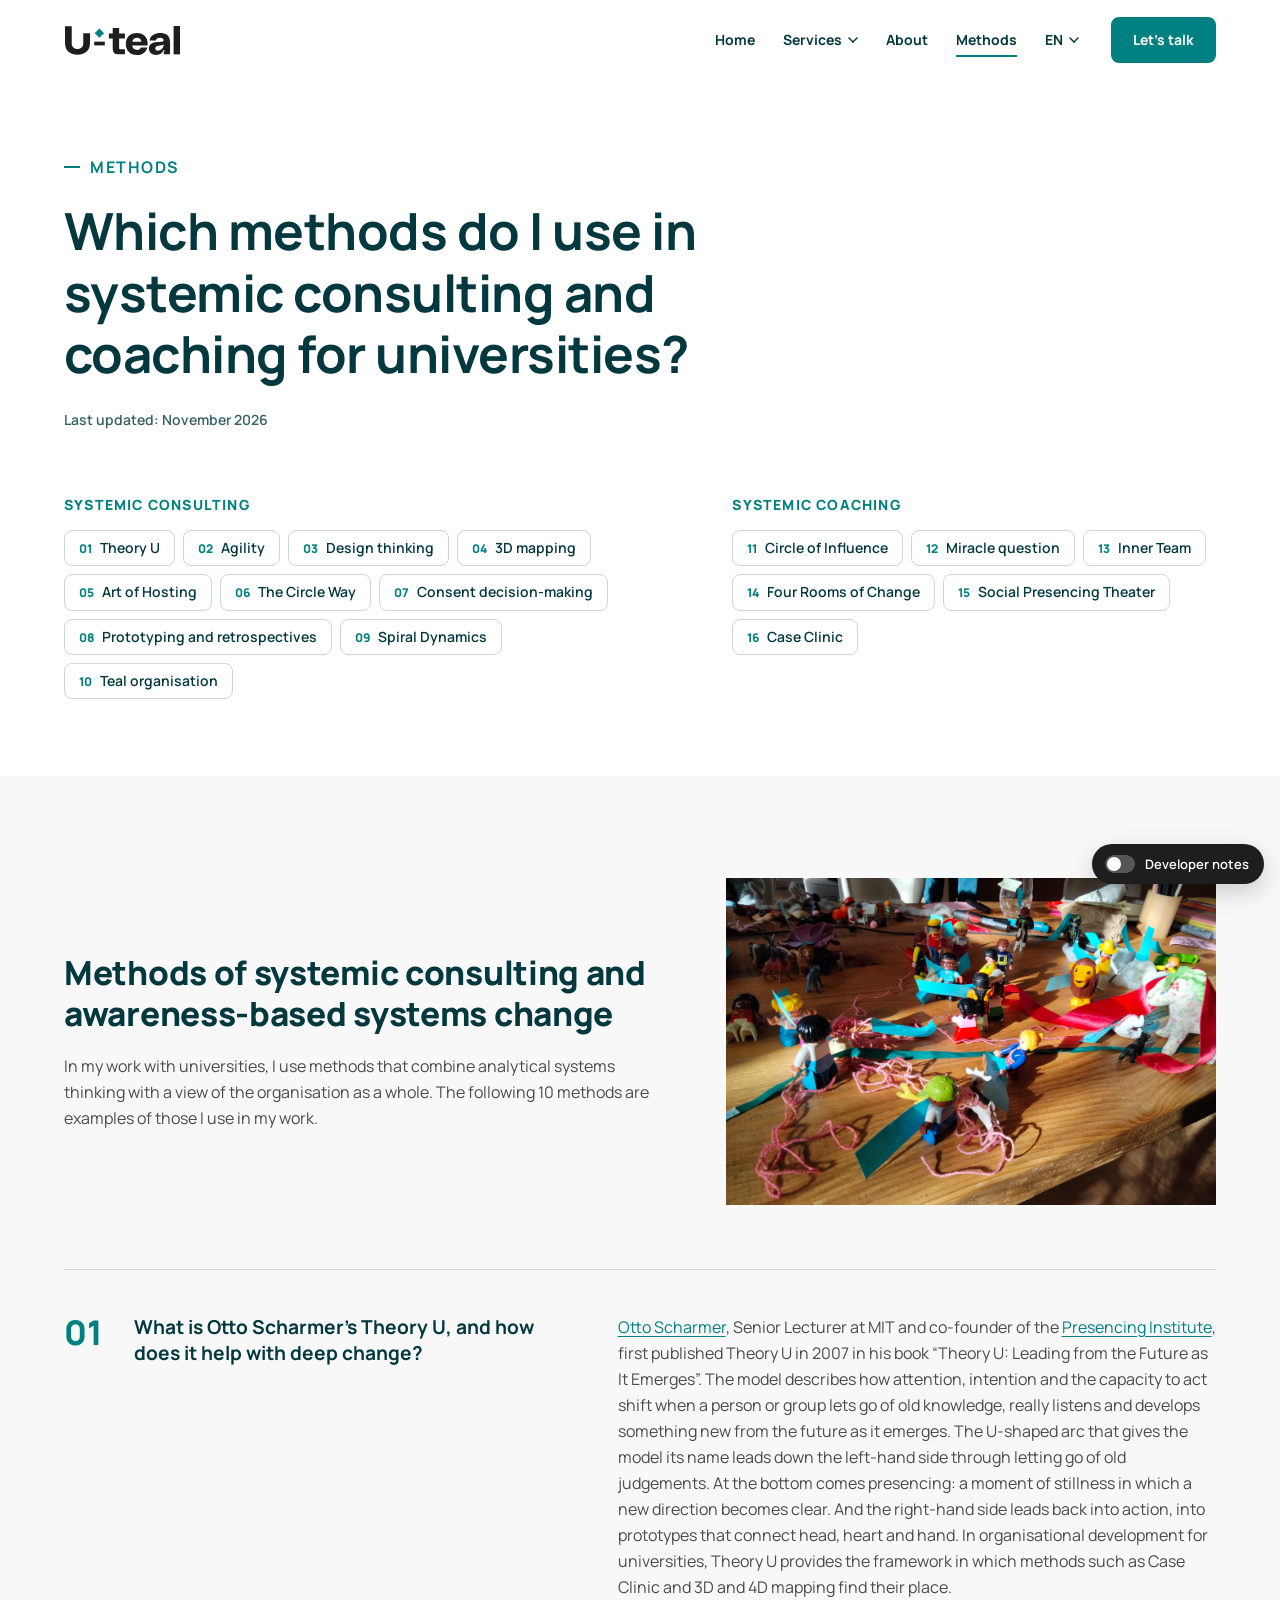
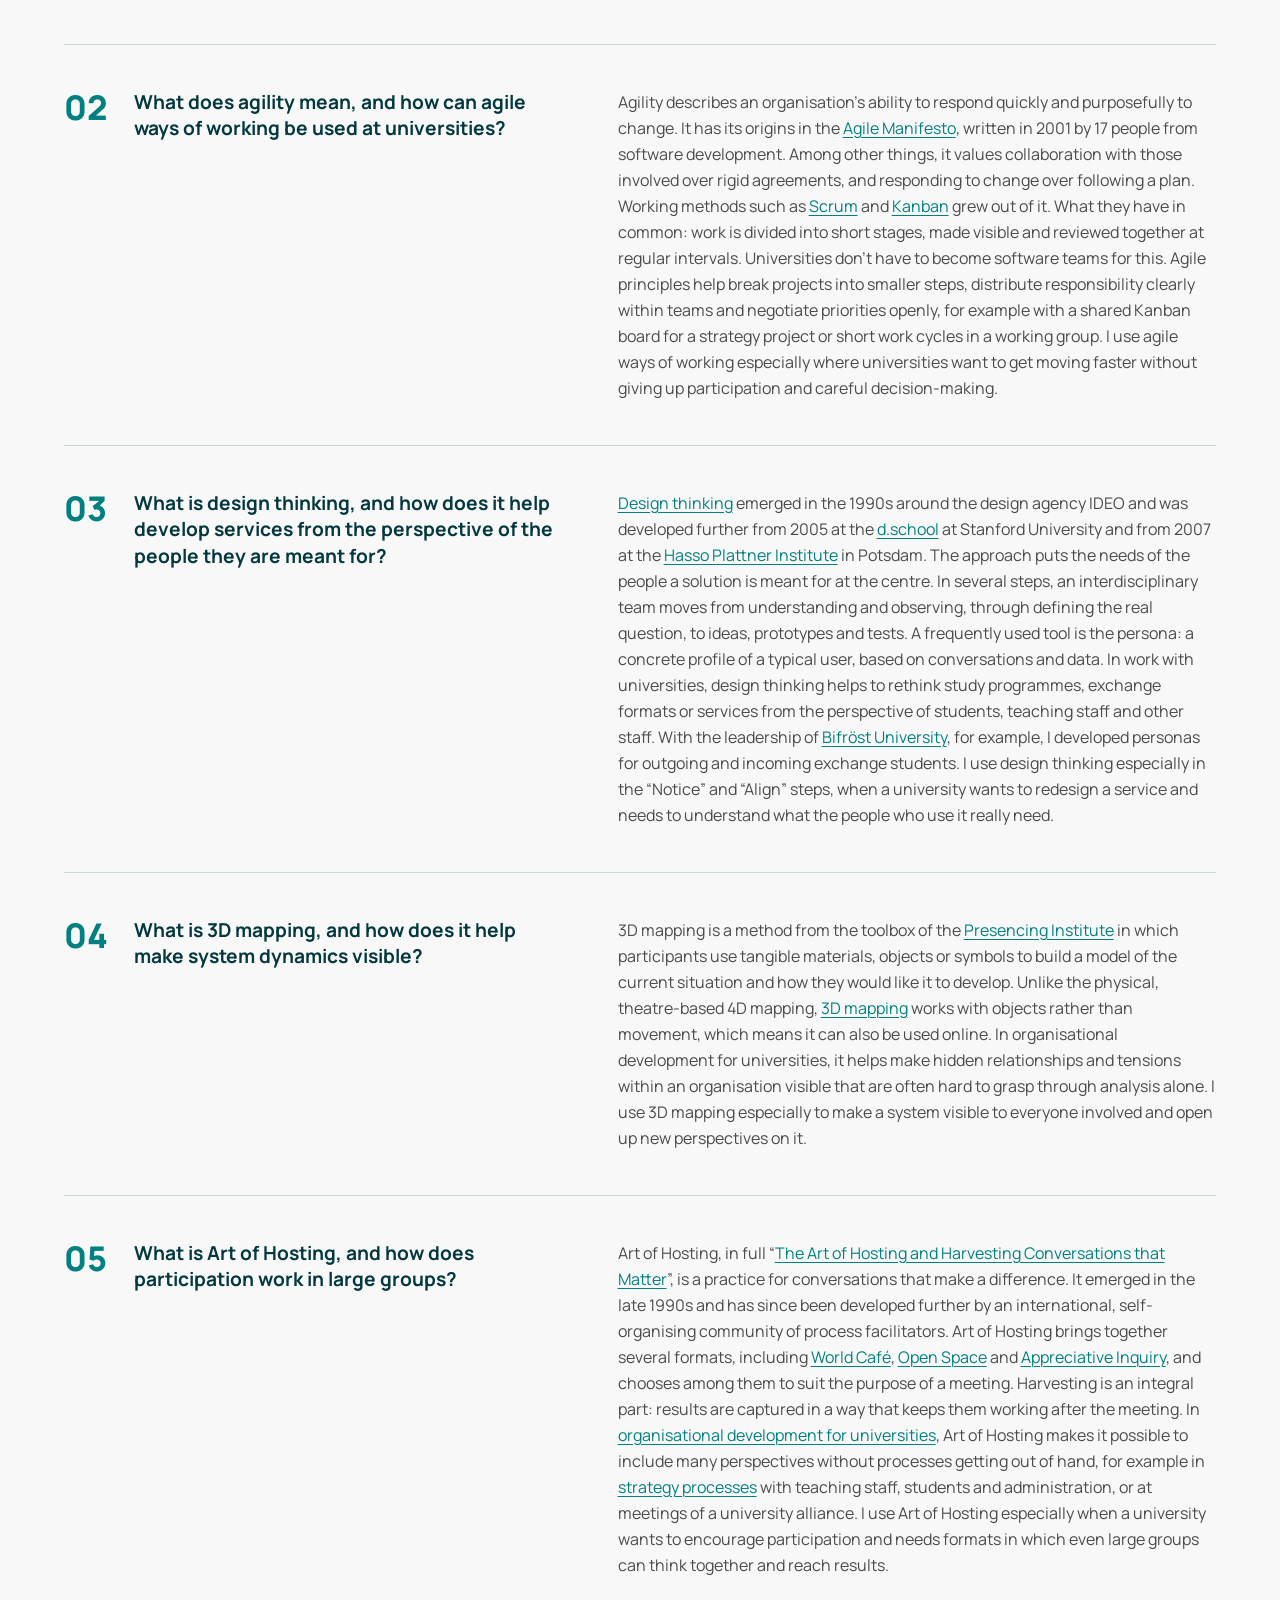
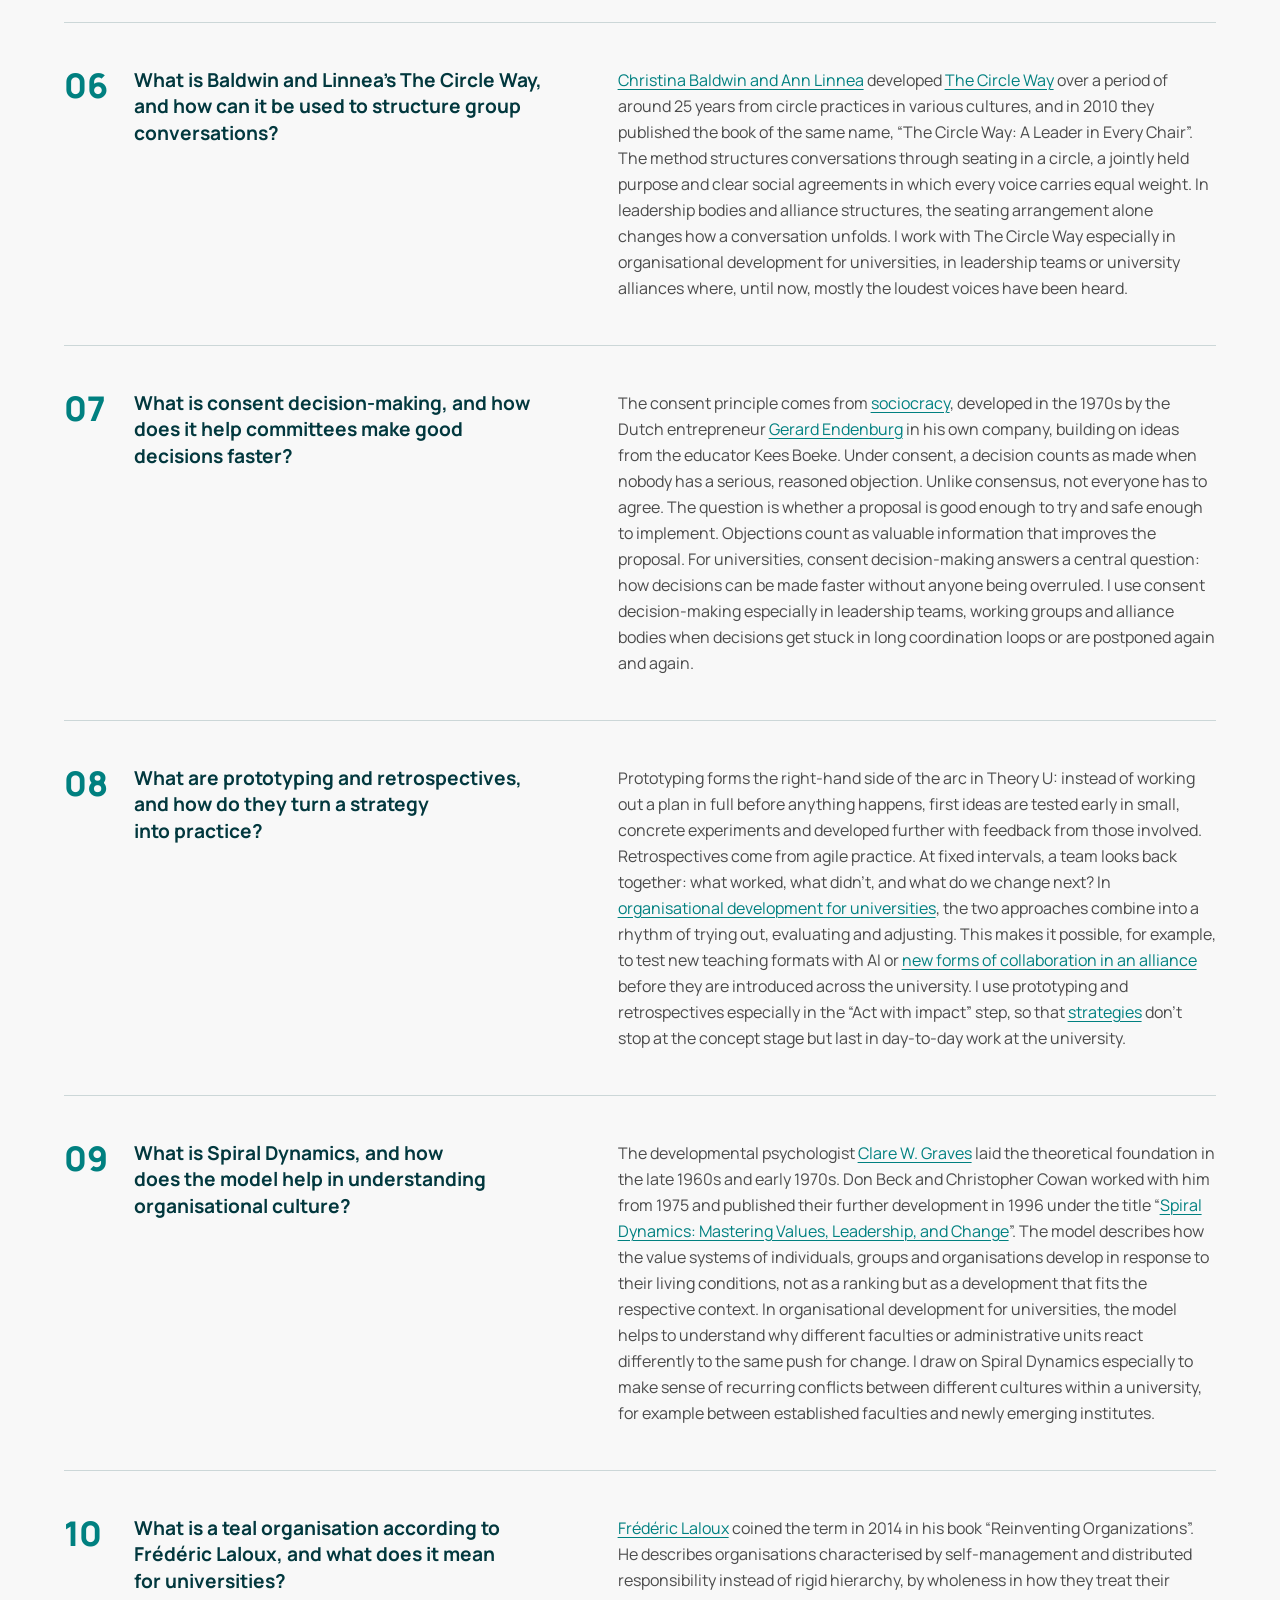
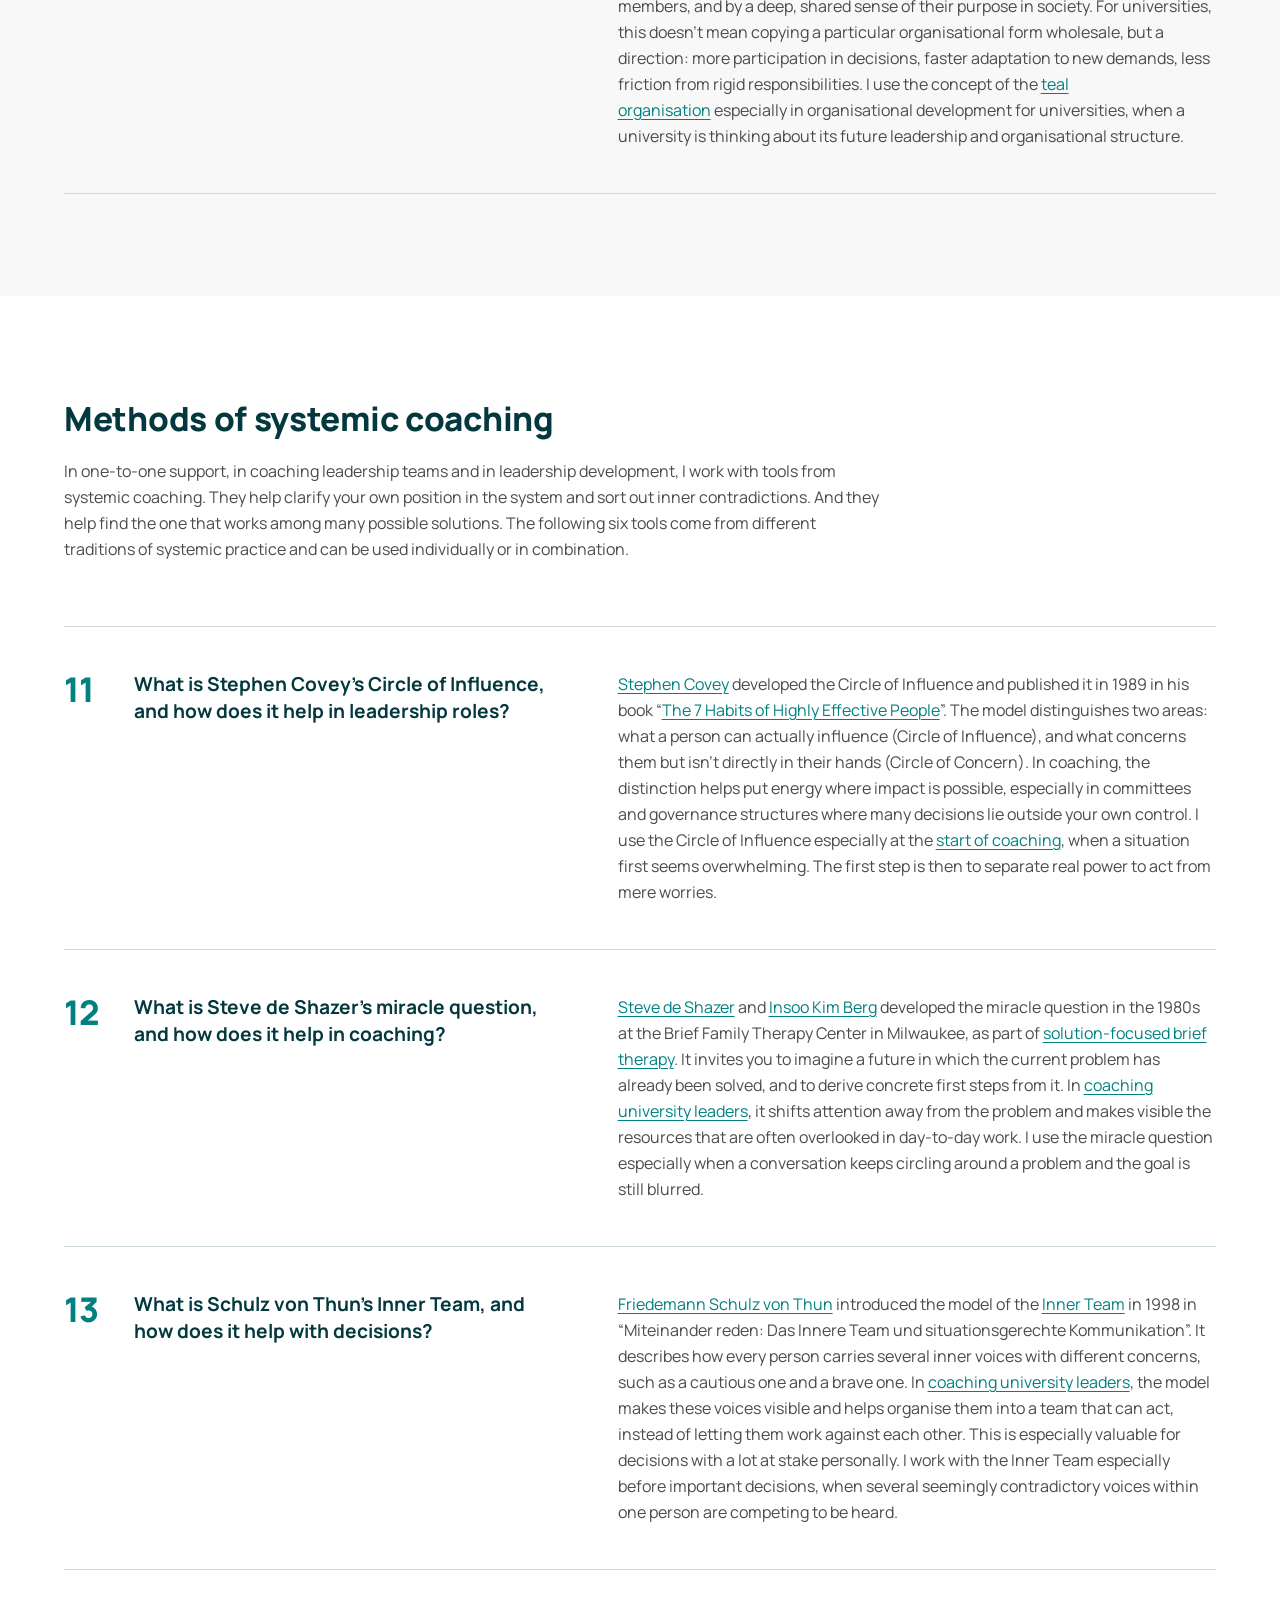
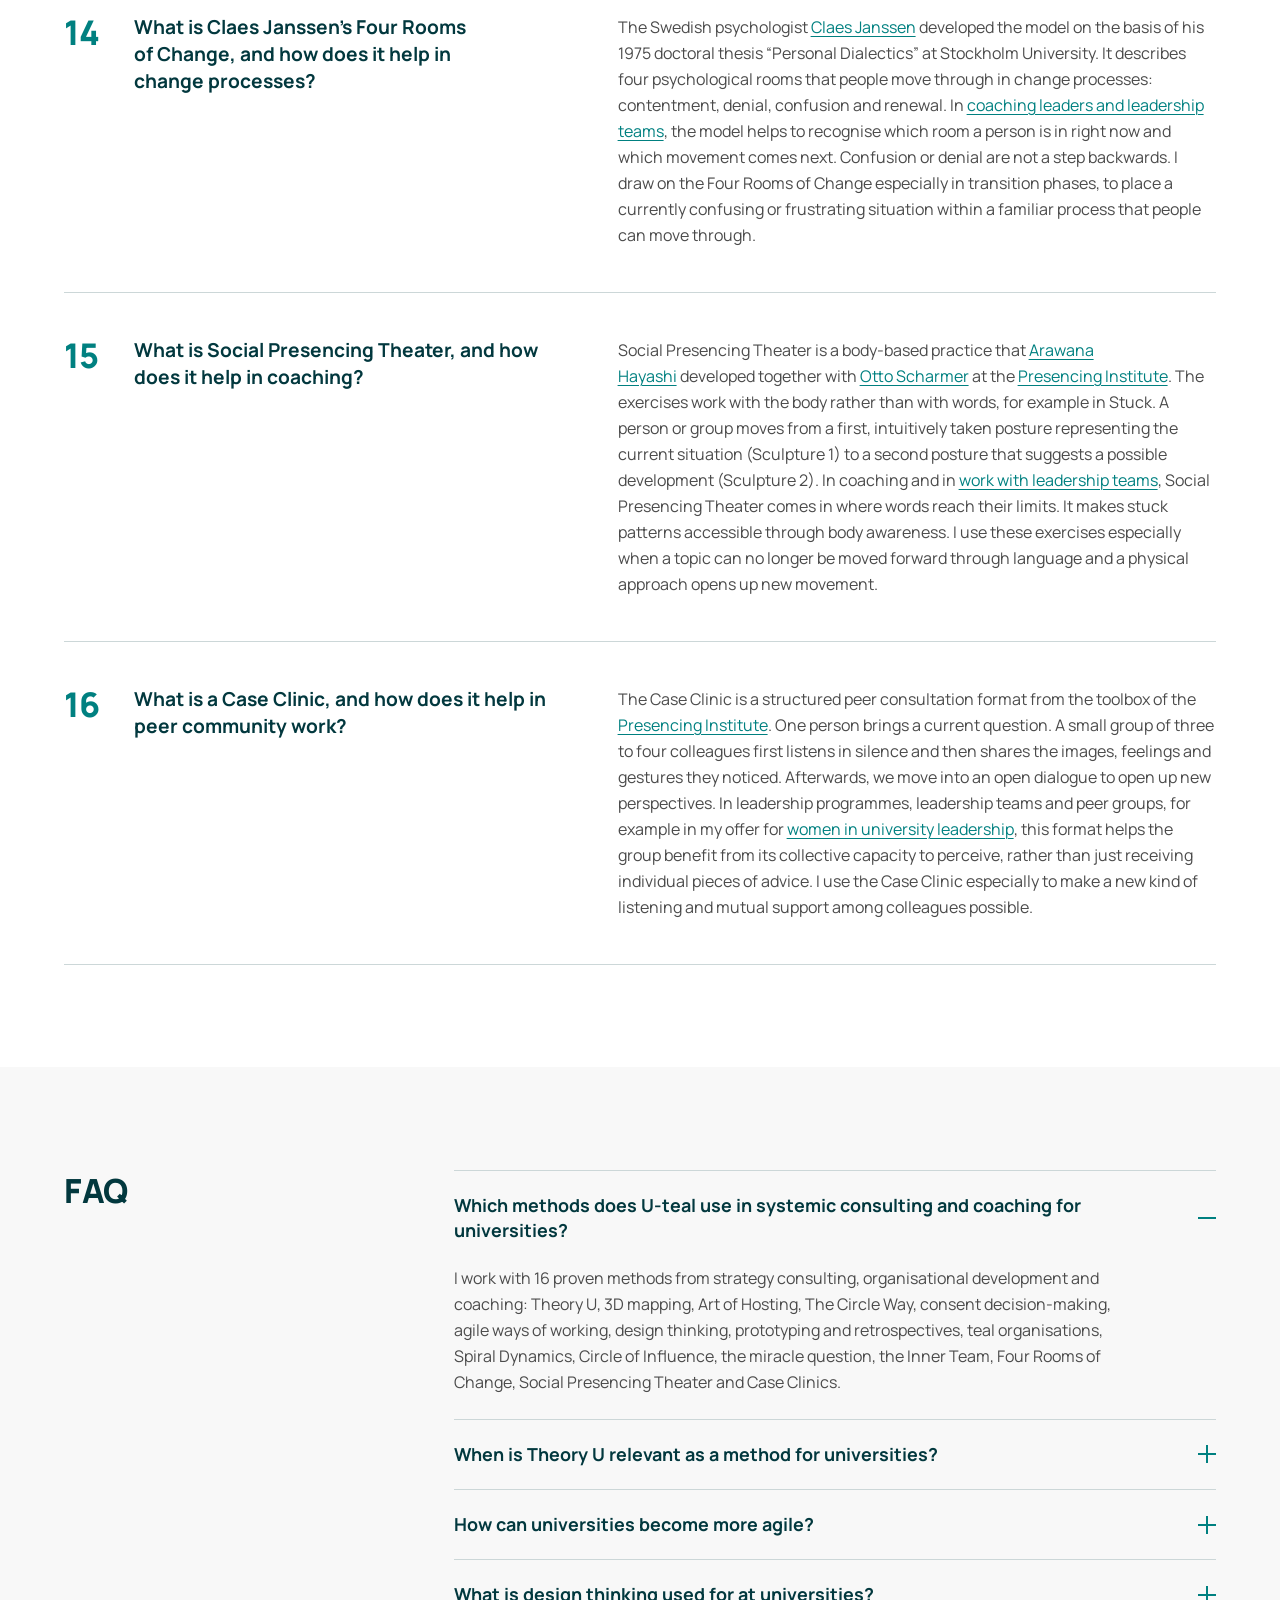
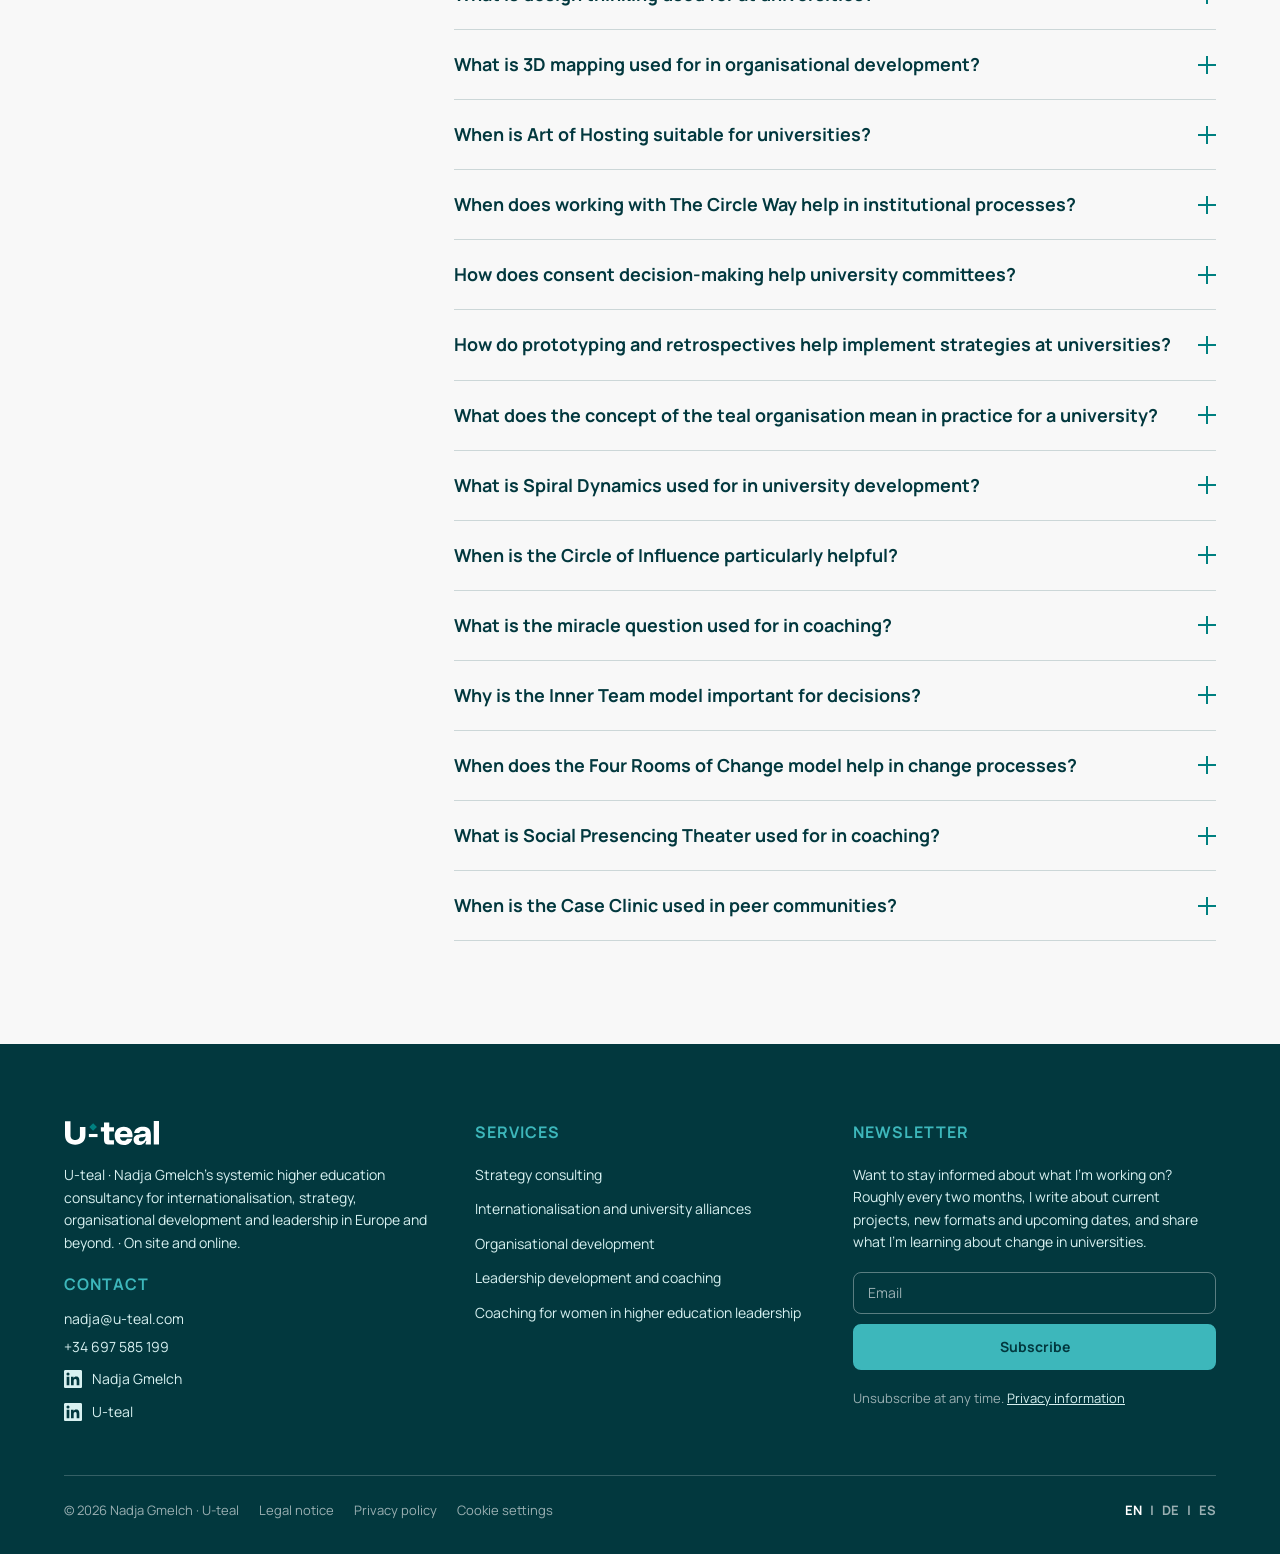
<file: methods.html>
<!DOCTYPE html>
<!--
================================================================================
  U-TEAL · Methods (EN) · HTML mockup — Draft 1
================================================================================
  Content: client Google Doc "Methods" (texts, links, anchors, heading levels).
  Heading levels: written explicitly in the doc ("H1." / "H2." / "H3.");
  FAQ questions are H3. Image placeholders mark where photos are proposed.
  Shared: header + footer are identical to index.html (Theme Builder in WP).
  CSS: assets/css/global.css + assets/css/methods.css
  Developer notes: floating switch (bottom-right) or ?notes=1
================================================================================
-->
<html lang="en">
  <head>
    <meta charset="utf-8" />
    <meta name="viewport" content="width=device-width, initial-scale=1" />

    <!-- SEO (Yoast: SEO title / Meta description / Social) -->
    <title>Methods: Theory U, design thinking, agility and more | U-teal</title>
    <meta
      name="description"
      content="16 methods I use with universities, explained: Theory U, design thinking, Circle of Influence, agility, retrospectives and more | U-teal"
    />
    <meta property="og:type" content="article" />
    <meta property="og:title" content="Methods for change in universities | U-teal" />
    <meta
      property="og:description"
      content="Theory U, Art of Hosting, consent decision-making, design thinking and twelve more methods for universities"
    />
    <meta property="og:image" content="assets/images/hero.png" />

    <link rel="icon" type="image/png" href="assets/images/brand/mark-primary-bg-white-square.png" />
    <link rel="apple-touch-icon" href="assets/images/brand/mark-primary-bg-white-square.png" />

    <link rel="preconnect" href="https://fonts.googleapis.com" />
    <link rel="preconnect" href="https://fonts.gstatic.com" crossorigin />
    <link
      rel="stylesheet"
      href="https://fonts.googleapis.com/css2?family=Manrope:wght@300;400;500;600;700;800&display=swap"
    />

    <link rel="stylesheet" href="assets/css/global.css" />
    <link rel="stylesheet" href="assets/css/methods.css" />
  </head>

  <body>
    <!-- ======================================================================
         S01 · HEADER
         Elementor: Theme Builder › Header (sticky)
         Widgets: Site Logo (SVG) · Nav Menu (Home · Services ▾ · About ·
                  Methods) · Polylang language switcher (codes EN / DE / ES) · Button
         ====================================================================== -->
    <header class="site-header" id="top">
      <div class="dev-note">
        S01 · Theme Builder › Header (sticky) — Site Logo · Nav Menu with
        "Services" submenu · Polylang switcher as dropdown (EN ▾) · Button "Let's talk"
      </div>

      <div class="container site-header__inner">
        <a class="site-logo" href="index.html" aria-label="U-teal home">
          <img src="assets/images/brand/logo-uteal.svg" alt="U-teal" width="117" height="31" />
        </a>

        <!-- Mobile menu button (designer icon: bar · diamond · bar) -->
        <button
          class="menu-toggle"
          type="button"
          aria-label="Open menu"
          aria-expanded="false"
          aria-controls="site-nav"
        >
          <span class="menu-toggle__bar menu-toggle__bar--top"></span>
          <span class="menu-toggle__diamond"></span>
          <span class="menu-toggle__bar menu-toggle__bar--bottom"></span>
        </button>

        <nav class="site-nav" id="site-nav" aria-label="Main">
          <ul class="nav-list">
            <li><a class="nav-link" href="index.html">Home</a></li>

            <!-- Services dropdown (final wording tbc by client) -->
            <li>
              <button class="nav-link" type="button" aria-expanded="false" aria-controls="submenu-services" data-dropdown>
                Services <span class="nav-link__chev" aria-hidden="true"></span>
              </button>
              <ul class="submenu" id="submenu-services">
                <li><a href="internationalisation.html">Internationalisation and university alliances</a></li>
                <li><a href="strategy-consulting.html">Strategy consulting</a></li>
                <li><a href="organisational-development.html">Organisational development</a></li>
                <li><a href="leadership-development.html">Leadership development and coaching</a></li>
                <li class="submenu__divider" aria-hidden="true"></li>
                <li><a href="women-in-higher-education-leadership.html">Coaching for women in higher education leadership</a></li>
              </ul>
            </li>

            <li><a class="nav-link" href="about-me.html">About</a></li>
            <li><a class="nav-link is-active" href="methods.html" aria-current="page">Methods</a></li>

            <!-- Language switcher (Polylang, menu item "Displays as dropdown"):
                 current code + arrow, the other languages in the dropdown.
                 Scales to 4+ languages (feedback round 2, G1). No globe icon. -->
            <li class="lang">
              <button class="nav-link lang__btn" type="button" aria-expanded="false" aria-controls="submenu-lang" aria-label="Language: English. Change language" data-dropdown>
                EN <span class="nav-link__chev" aria-hidden="true"></span>
              </button>
              <ul class="submenu lang__menu" id="submenu-lang">
                <li><a href="methods.html" aria-current="true" lang="en">English</a></li>
                <li><a href="#" data-todo="/de/" lang="de">Deutsch</a></li>
                <li><a href="#" data-todo="/es/" lang="es">Español</a></li>
              </ul>
            </li>
          </ul>

          <a class="btn btn--primary" href="contact.html">Let’s talk</a>

          <!-- Elementor build notes for the mobile menu (visible with developer notes on, menu open) -->
          <div class="dev-note dev-note--inline">
            <strong>MOBILE MENU · Elementor Pro › Nav Menu widget</strong>
            <ul>
              <li>Layout: Horizontal · Breakpoint: Tablet (Site Settings › Layout › Breakpoints: Tablet = 999px).</li>
              <li>Mobile dropdown: Full width ON · Align: start · Toggle icon: custom SVG (bar · diamond · bar), colour #02383E, size 22px.</li>
              <li>Dropdown items: Manrope 16px/700 #02383E · padding 15px 0 · divider 1px #CCD7D8 · active: text #008080 + 3px left border.</li>
              <li>Submenu ("Services"): indicator chevron on the right · bg #F8F8F8 · items 15px/600 · padding 12px 16px.</li>
              <li>Languages: Polylang "Language switcher" menu item, "Displays as dropdown": parent shows the current code (EN ▾), sub-items the other languages. No flags, no globe icon (round 2, G1).</li>
              <li>"Let's talk": last menu item with CSS class <code>menu-cta</code> styled as a button (or hide the header button on mobile: the floating Let's talk is always visible).</li>
            </ul>
            <div class="dev-svgs">
              <p class="dev-svgs__label">SVG · Nav Menu › Toggle icon (normal / active)</p>
              <div class="dev-svgs__grid">
                <div class="dev-svg">
                  <img src="assets/images/svg/icon-menu.svg" alt="" width="28" height="28" />
                  <span class="dev-svg__name">icon-menu.svg</span>
                  <button class="copy-btn" type="button" data-copy>Copy</button>
                  <a class="copy-btn" href="assets/images/svg/icon-menu.svg" download>Download</a>
                  <code hidden>&lt;svg xmlns=&quot;http://www.w3.org/2000/svg&quot; viewBox=&quot;0 0 26 22&quot; width=&quot;26&quot; height=&quot;22&quot;&gt;&lt;rect x=&quot;0&quot; y=&quot;2&quot; width=&quot;22&quot; height=&quot;4&quot; fill=&quot;#02383E&quot;/&gt;&lt;rect x=&quot;9.5&quot; y=&quot;7.5&quot; width=&quot;7&quot; height=&quot;7&quot; transform=&quot;rotate(45 13 11)&quot; fill=&quot;#008080&quot;/&gt;&lt;rect x=&quot;4&quot; y=&quot;16&quot; width=&quot;22&quot; height=&quot;4&quot; fill=&quot;#02383E&quot;/&gt;&lt;/svg&gt;</code>
                </div>
                <div class="dev-svg">
                  <img src="assets/images/svg/icon-menu-close.svg" alt="" width="28" height="28" />
                  <span class="dev-svg__name">icon-menu-close.svg</span>
                  <button class="copy-btn" type="button" data-copy>Copy</button>
                  <a class="copy-btn" href="assets/images/svg/icon-menu-close.svg" download>Download</a>
                  <code hidden>&lt;svg xmlns=&quot;http://www.w3.org/2000/svg&quot; viewBox=&quot;0 0 22 22&quot; width=&quot;22&quot; height=&quot;22&quot;&gt;&lt;rect x=&quot;-2&quot; y=&quot;9&quot; width=&quot;26&quot; height=&quot;4&quot; transform=&quot;rotate(45 11 11)&quot; fill=&quot;#02383E&quot;/&gt;&lt;rect x=&quot;-2&quot; y=&quot;9&quot; width=&quot;26&quot; height=&quot;4&quot; transform=&quot;rotate(-45 11 11)&quot; fill=&quot;#02383E&quot;/&gt;&lt;/svg&gt;</code>
                </div>
              </div>
            </div>
          </div>
        </nav>
      </div>
    </header>
    <!-- /S01 · HEADER -->

    <!-- ======================================================================
         SEO BOX (developer only — copy-paste into Yoast for this page)
         ====================================================================== -->
    <aside class="seo-box dev-only" aria-label="SEO values for this page">
      <div class="seo-box__inner">
        <p class="seo-box__title">
          <span>SEO · Methods (EN) → Yoast SEO</span>
          <span>Slug: /methods</span>
        </p>
        <dl>
          <dt>Title tag</dt>
          <dd data-count>Methods: Theory U, design thinking, agility and more | U-teal</dd>
          <dd><button class="copy-btn" type="button">Copy</button></dd>

          <dt>Meta description</dt>
          <dd data-count>16 methods I use with universities, explained: Theory U, design thinking, Circle of Influence, agility, retrospectives and more | U-teal</dd>
          <dd><button class="copy-btn" type="button">Copy</button></dd>

          <dt>OG title</dt>
          <dd data-count>Methods for change in universities | U-teal</dd>
          <dd><button class="copy-btn" type="button">Copy</button></dd>

          <dt>OG description</dt>
          <dd data-count>Theory U, Art of Hosting, consent decision-making, design thinking and twelve more methods for universities</dd>
          <dd><button class="copy-btn" type="button">Copy</button></dd>

          <dt>Slug</dt>
          <dd>/methods</dd>
          <dd></dd>

          <dt>H1</dt>
          <dd>Which methods do I use in systemic consulting and coaching for universities?</dd>
          <dd><button class="copy-btn" type="button">Copy</button></dd>
        </dl>

        <div class="seo-box__outline">
          <p class="seo-box__subtitle">
            Heading structure (from the client doc: doc H2 = page H1, doc H3 = page H2, doc H4 = page H3; set the same HTML tag in each Elementor Heading widget / Accordion title)
          </p>
          <ol class="heading-outline" data-heading-outline></ol>
          <p class="seo-box__hint">
            Anchors (#theory-u … #case-clinic) are from the doc: set them as CSS ID on each method container. Meta description is 140+ characters: Google may shorten it.
            FAQ: client still deciding whether it stays (Q27). Picture: one "Picture option" next to the consulting intro (doc v2).
          </p>
        </div>
      </div>
    </aside>

    <main>
      <!-- Mobile / tablet build notes for this page (developer notes only) -->
      <div class="container dev-only">
        <div class="dev-note dev-note--inline">
          <strong>MOBILE &amp; TABLET · this page</strong>
          <ul>
            <li><strong>Hero</strong> and <strong>overview</strong> (jump links): one column.</li>
            <li><strong>Method groups</strong>: heading + picture stacked; each method row: number (28px) + title, text below (one column).</li>
            <li>No layout changes requested (M1): only check spacing and that the picture keeps 3:2.</li>
          </ul>
        </div>
      </div>

      <!-- ====================================================================
           S02 · HERO
           Elementor: Container › Heading (eyebrow, p) · Heading H1 ·
                      Text ("Last updated", small)
           ==================================================================== -->
      <section class="methods-hero">
        <div class="dev-note">
          S02 · Hero — Container › eyebrow (p) · H1 (56px/700 · clamp(36px, 4vw, 56px), round 3 G1) · "Last updated"
        </div>

        <div class="container methods-hero__grid methods-hero__grid--single">
          <div class="methods-hero__content">
            <p class="eyebrow">Methods</p>
            <h1 class="methods-hero__title">Which methods do I use in systemic consulting and coaching for universities?</h1>
            <p class="methods-hero__updated">Last updated: <time datetime="2026-11">November 2026</time></p>
          </div>

        </div>
      </section>
      <!-- /S02 · HERO -->

      <!-- ====================================================================
           S02b · OVERVIEW (jump links to the 16 methods) — navigation only
           (method names from the client doc), brought back on request (Q28)
           Elementor: Container (row, 2 cols) › per column: Text (label) ·
                      Icon List (inline, links to #anchors)
           ==================================================================== -->
      <nav class="section methods-toc" aria-label="Methods on this page">
        <div class="dev-note">
          S02b · Overview — not in the doc (navigation added, Q28): 2 lists of
          jump links to the method anchors (Icon List, inline)
        </div>

        <div class="container methods-toc__grid">
          <div>
            <p class="methods-toc__label">Systemic consulting</p>
            <ul class="methods-toc__list">
                <li><a href="#theory-u"><span>01</span>Theory U</a></li>
                <li><a href="#agility"><span>02</span>Agility</a></li>
                <li><a href="#design-thinking"><span>03</span>Design thinking</a></li>
                <li><a href="#3d-mapping"><span>04</span>3D mapping</a></li>
                <li><a href="#art-of-hosting"><span>05</span>Art of Hosting</a></li>
                <li><a href="#circle-way"><span>06</span>The Circle Way</a></li>
                <li><a href="#consent"><span>07</span>Consent decision-making</a></li>
                <li><a href="#prototyping"><span>08</span>Prototyping and retrospectives</a></li>
                <li><a href="#spiral-dynamics"><span>09</span>Spiral Dynamics</a></li>
                <li><a href="#teal"><span>10</span>Teal organisation</a></li>
            </ul>
          </div>
          <div>
            <p class="methods-toc__label">Systemic coaching</p>
            <ul class="methods-toc__list">
                <li><a href="#circle-of-influence"><span>11</span>Circle of Influence</a></li>
                <li><a href="#miracle-question"><span>12</span>Miracle question</a></li>
                <li><a href="#inner-team"><span>13</span>Inner Team</a></li>
                <li><a href="#four-rooms"><span>14</span>Four Rooms of Change</a></li>
                <li><a href="#social-presencing-theater"><span>15</span>Social Presencing Theater</a></li>
                <li><a href="#case-clinic"><span>16</span>Case Clinic</a></li>
            </ul>
          </div>
        </div>
      </nav>
      <!-- /S02b · OVERVIEW -->

      <!-- ====================================================================
           S03 · METHODS OF SYSTEMIC CONSULTING (10 methods)
           Elementor: Container › head (row: Heading H2 · Text | Image) ·
                      per method: Container (row, CSS ID = anchor) › number
                      (Heading p, 34px/800 teal) · Heading H3 | Text Editor
           ==================================================================== -->
      <section class="section section--soft methods-group" id="consulting">
        <div class="dev-note">
          S03 · Consulting methods — H2 · intro | Image ("Picture option") · 10 rows (number · H3 |
          text with links), CSS ID per row = doc anchor
        </div>

        <div class="container">
          <div class="methods-group__head">
            <div class="stack">
              <h2 class="h2">Methods of systemic consulting and awareness-based systems change</h2>
              <p class="body">In my work with universities, I use methods that combine analytical systems thinking with a view of the organisation as a whole. The following 10 methods are examples of those I use in my work.</p>
            </div>
            <!-- "Picture option" (client doc v2): after the consulting intro -->
            <!-- Picture IMG20250124121209 (feedback M2): 3D mapping table with figures and ribbons -->
            <figure class="picture" style="aspect-ratio: 3 / 2">
              <img
                src="assets/images/photos/IMG20250124121209-methods.jpg"
                alt="A 3D mapping model on a wooden table: toy figures, animals, ribbons and wool show the people and relationships in a system"
                loading="lazy"
                width="2400"
                height="1800"
              />
            </figure>
          </div>

          <div class="methods-list">
            <article class="method" id="theory-u">
              <div class="method__head">
                <span class="method__num">01</span>
                <h3 class="method__title">What is Otto Scharmer’s Theory U, and how does it help with deep change?</h3>
              </div>
              <div class="method__body">
                <p class="body"><a href="https://ottoscharmer.com/bio/" target="_blank" rel="noopener">Otto Scharmer</a>, Senior Lecturer at MIT and co-founder of the <a href="https://www.presencing.org/theoryu" target="_blank" rel="noopener">Presencing Institute</a>, first published Theory U in 2007 in his book “Theory U: Leading from the Future as It Emerges”. The model describes how attention, intention and the capacity to act shift when a person or group lets go of old knowledge, really listens and develops something new from the future as it emerges. The U-shaped arc that gives the model its name leads down the left-hand side through letting go of old judgements. At the bottom comes presencing: a moment of stillness in which a new direction becomes clear. And the right-hand side leads back into action, into prototypes that connect head, heart and hand. In organisational development for universities, Theory U provides the framework in which methods such as Case Clinic and 3D and 4D mapping find their place.</p>
              </div>
            </article>

            <article class="method" id="agility">
              <div class="method__head">
                <span class="method__num">02</span>
                <h3 class="method__title">What does agility mean, and how can agile ways of working be used at universities?</h3>
              </div>
              <div class="method__body">
                <p class="body">Agility describes an organisation’s ability to respond quickly and purposefully to change. It has its origins in the <a href="https://agilemanifesto.org/" target="_blank" rel="noopener">Agile Manifesto</a>, written in 2001 by 17 people from software development. Among other things, it values collaboration with those involved over rigid agreements, and responding to change over following a plan. Working methods such as <a href="https://en.wikipedia.org/wiki/Scrum_(software_development)" target="_blank" rel="noopener">Scrum</a> and <a href="https://en.wikipedia.org/wiki/Kanban_(development)" target="_blank" rel="noopener">Kanban</a> grew out of it. What they have in common: work is divided into short stages, made visible and reviewed together at regular intervals. Universities don’t have to become software teams for this. Agile principles help break projects into smaller steps, distribute responsibility clearly within teams and negotiate priorities openly, for example with a shared Kanban board for a strategy project or short work cycles in a working group. I use agile ways of working especially where universities want to get moving faster without giving up participation and careful decision-making.</p>
              </div>
            </article>

            <article class="method" id="design-thinking">
              <div class="method__head">
                <span class="method__num">03</span>
                <h3 class="method__title">What is design thinking, and how does it help develop services from the perspective of the people they are meant for?</h3>
              </div>
              <div class="method__body">
                <p class="body"><a href="https://en.wikipedia.org/wiki/Design_thinking" target="_blank" rel="noopener">Design thinking</a> emerged in the 1990s around the design agency IDEO and was developed further from 2005 at the <a href="https://dschool.stanford.edu/" target="_blank" rel="noopener">d.school</a> at Stanford University and from 2007 at the <a href="https://hpi.de/en/" target="_blank" rel="noopener">Hasso Plattner Institute</a> in Potsdam. The approach puts the needs of the people a solution is meant for at the centre. In several steps, an interdisciplinary team moves from understanding and observing, through defining the real question, to ideas, prototypes and tests. A frequently used tool is the persona: a concrete profile of a typical user, based on conversations and data. In work with universities, design thinking helps to rethink study programmes, exchange formats or services from the perspective of students, teaching staff and other staff. With the leadership of <a href="case-studies.html#bifrost">Bifröst University</a>, for example, I developed personas for outgoing and incoming exchange students. I use design thinking especially in the “Notice” and “Align” steps, when a university wants to redesign a service and needs to understand what the people who use it really need.</p>
              </div>
            </article>

            <article class="method" id="3d-mapping">
              <div class="method__head">
                <span class="method__num">04</span>
                <h3 class="method__title">What is 3D mapping, and how does it help make system dynamics visible?</h3>
              </div>
              <div class="method__body">
                <p class="body">3D mapping is a method from the toolbox of the <a href="https://www.presencing.org/" target="_blank" rel="noopener">Presencing Institute</a> in which participants use tangible materials, objects or symbols to build a model of the current situation and how they would like it to develop. Unlike the physical, theatre-based 4D mapping, <a href="https://www.u-school.org/3dmodelling" target="_blank" rel="noopener">3D mapping</a> works with objects rather than movement, which means it can also be used online. In organisational development for universities, it helps make hidden relationships and tensions within an organisation visible that are often hard to grasp through analysis alone. I use 3D mapping especially to make a system visible to everyone involved and open up new perspectives on it.</p>
              </div>
            </article>

            <article class="method" id="art-of-hosting">
              <div class="method__head">
                <span class="method__num">05</span>
                <h3 class="method__title">What is Art of Hosting, and how does participation work in large groups?</h3>
              </div>
              <div class="method__body">
                <p class="body">Art of Hosting, in full “<a href="https://artofhosting.org/" target="_blank" rel="noopener">The Art of Hosting and Harvesting Conversations that Matter</a>”, is a practice for conversations that make a difference. It emerged in the late 1990s and has since been developed further by an international, self-organising community of process facilitators. Art of Hosting brings together several formats, including <a href="https://theworldcafe.com/" target="_blank" rel="noopener">World Café</a>, <a href="https://en.wikipedia.org/wiki/Open_space_technology" target="_blank" rel="noopener">Open Space</a> and <a href="https://en.wikipedia.org/wiki/Appreciative_inquiry" target="_blank" rel="noopener">Appreciative Inquiry</a>, and chooses among them to suit the purpose of a meeting. Harvesting is an integral part: results are captured in a way that keeps them working after the meeting. In <a href="organisational-development.html">organisational development for universities</a>, Art of Hosting makes it possible to include many perspectives without processes getting out of hand, for example in <a href="strategy-consulting.html">strategy processes</a> with teaching staff, students and administration, or at meetings of a university alliance. I use Art of Hosting especially when a university wants to encourage participation and needs formats in which even large groups can think together and reach results.</p>
              </div>
            </article>

            <article class="method" id="circle-way">
              <div class="method__head">
                <span class="method__num">06</span>
                <h3 class="method__title">What is Baldwin and Linnea’s The Circle Way, and how can it be used to structure group conversations?</h3>
              </div>
              <div class="method__body">
                <p class="body"><a href="https://www.thecircleway.net/ann-christina" target="_blank" rel="noopener">Christina Baldwin and Ann Linnea</a> developed <a href="https://www.thecircleway.net/the-circle-way" target="_blank" rel="noopener">The Circle Way</a> over a period of around 25 years from circle practices in various cultures, and in 2010 they published the book of the same name, “The Circle Way: A Leader in Every Chair”. The method structures conversations through seating in a circle, a jointly held purpose and clear social agreements in which every voice carries equal weight. In leadership bodies and alliance structures, the seating arrangement alone changes how a conversation unfolds. I work with The Circle Way especially in organisational development for universities, in leadership teams or university alliances where, until now, mostly the loudest voices have been heard.</p>
              </div>
            </article>

            <article class="method" id="consent">
              <div class="method__head">
                <span class="method__num">07</span>
                <h3 class="method__title">What is consent decision-making, and how does it help committees make good decisions faster?</h3>
              </div>
              <div class="method__body">
                <p class="body">The consent principle comes from <a href="https://en.wikipedia.org/wiki/Sociocracy" target="_blank" rel="noopener">sociocracy</a>, developed in the 1970s by the Dutch entrepreneur <a href="https://en.wikipedia.org/wiki/Gerard_Endenburg" target="_blank" rel="noopener">Gerard Endenburg</a> in his own company, building on ideas from the educator Kees Boeke. Under consent, a decision counts as made when nobody has a serious, reasoned objection. Unlike consensus, not everyone has to agree. The question is whether a proposal is good enough to try and safe enough to implement. Objections count as valuable information that improves the proposal. For universities, consent decision-making answers a central question: how decisions can be made faster without anyone being overruled. I use consent decision-making especially in leadership teams, working groups and alliance bodies when decisions get stuck in long coordination loops or are postponed again and again.</p>
              </div>
            </article>

            <article class="method" id="prototyping">
              <div class="method__head">
                <span class="method__num">08</span>
                <h3 class="method__title">What are prototyping and retrospectives, and how do they turn a strategy into practice?</h3>
              </div>
              <div class="method__body">
                <p class="body">Prototyping forms the right-hand side of the arc in Theory U: instead of working out a plan in full before anything happens, first ideas are tested early in small, concrete experiments and developed further with feedback from those involved. Retrospectives come from agile practice. At fixed intervals, a team looks back together: what worked, what didn’t, and what do we change next? In <a href="organisational-development.html">organisational development for universities</a>, the two approaches combine into a rhythm of trying out, evaluating and adjusting. This makes it possible, for example, to test new teaching formats with AI or <a href="internationalisation.html">new forms of collaboration in an alliance</a> before they are introduced across the university. I use prototyping and retrospectives especially in the “Act with impact” step, so that <a href="strategy-consulting.html">strategies</a> don’t stop at the concept stage but last in day-to-day work at the university.</p>
              </div>
            </article>

            <article class="method" id="spiral-dynamics">
              <div class="method__head">
                <span class="method__num">09</span>
                <h3 class="method__title">What is Spiral Dynamics, and how does the model help in understanding organisational culture?</h3>
              </div>
              <div class="method__body">
                <p class="body">The developmental psychologist <a href="https://www.clarewgraves.com/background.html" target="_blank" rel="noopener">Clare W. Graves</a> laid the theoretical foundation in the late 1960s and early 1970s. Don Beck and Christopher Cowan worked with him from 1975 and published their further development in 1996 under the title “<a href="https://spiraldynamics.org/resources/books/" target="_blank" rel="noopener">Spiral Dynamics: Mastering Values, Leadership, and Change</a>”. The model describes how the value systems of individuals, groups and organisations develop in response to their living conditions, not as a ranking but as a development that fits the respective context. In organisational development for universities, the model helps to understand why different faculties or administrative units react differently to the same push for change. I draw on Spiral Dynamics especially to make sense of recurring conflicts between different cultures within a university, for example between established faculties and newly emerging institutes.</p>
              </div>
            </article>

            <article class="method" id="teal">
              <div class="method__head">
                <span class="method__num">10</span>
                <h3 class="method__title">What is a teal organisation according to Frédéric Laloux, and what does it mean for universities?</h3>
              </div>
              <div class="method__body">
                <p class="body"><a href="https://en.wikipedia.org/wiki/Reinventing_Organizations" target="_blank" rel="noopener">Frédéric Laloux</a> coined the term in 2014 in his book “Reinventing Organizations”. He describes organisations characterised by self-management and distributed responsibility instead of rigid hierarchy, by wholeness in how they treat their members, and by a deep, shared sense of their purpose in society. For universities, this doesn’t mean copying a particular organisational form wholesale, but a direction: more participation in decisions, faster adaptation to new demands, less friction from rigid responsibilities. I use the concept of the <a href="https://reinventingorganizationswiki.com/en/theory/teal-paradigm-and-organizations/" target="_blank" rel="noopener">teal organisation</a> especially in organisational development for universities, when a university is thinking about its future leadership and organisational structure.</p>
              </div>
            </article>
          </div>
        </div>
      </section>
      <!-- /S03 · CONSULTING METHODS -->

      <!-- ====================================================================
           S04 · METHODS OF SYSTEMIC COACHING (6 methods) — same layout as S03
           (save S03 as an Elementor template and reuse it)
           ==================================================================== -->
      <section class="section methods-group" id="coaching">
        <div class="dev-note">
          S04 · Coaching methods — same layout as S03 but without image
          (H2 · intro · 6 rows)
        </div>

        <div class="container">
          <div class="methods-group__head methods-group__head--single">
            <div class="stack">
              <h2 class="h2">Methods of systemic coaching</h2>
              <p class="body">In one-to-one support, in coaching leadership teams and in leadership development, I work with tools from systemic coaching. They help clarify your own position in the system and sort out inner contradictions. And they help find the one that works among many possible solutions. The following six tools come from different traditions of systemic practice and can be used individually or in combination.</p>
            </div>
          </div>

          <div class="methods-list">
            <article class="method" id="circle-of-influence">
              <div class="method__head">
                <span class="method__num">11</span>
                <h3 class="method__title">What is Stephen Covey’s Circle of Influence, and how does it help in leadership roles?</h3>
              </div>
              <div class="method__body">
                <p class="body"><a href="https://en.wikipedia.org/wiki/Stephen_Covey" target="_blank" rel="noopener">Stephen Covey</a> developed the Circle of Influence and published it in 1989 in his book “<a href="https://resources.franklincovey.com/the-7-habits-of-highly-effective-people/circle-of-influence" target="_blank" rel="noopener">The 7 Habits of Highly Effective People</a>”. The model distinguishes two areas: what a person can actually influence (Circle of Influence), and what concerns them but isn’t directly in their hands (Circle of Concern). In coaching, the distinction helps put energy where impact is possible, especially in committees and governance structures where many decisions lie outside your own control. I use the Circle of Influence especially at the <a href="leadership-development.html">start of coaching</a>, when a situation first seems overwhelming. The first step is then to separate real power to act from mere worries.</p>
              </div>
            </article>

            <article class="method" id="miracle-question">
              <div class="method__head">
                <span class="method__num">12</span>
                <h3 class="method__title">What is Steve de Shazer’s miracle question, and how does it help in coaching?</h3>
              </div>
              <div class="method__body">
                <p class="body"><a href="https://en.wikipedia.org/wiki/Steve_de_Shazer" target="_blank" rel="noopener">Steve de Shazer</a> and <a href="https://en.wikipedia.org/wiki/Insoo_Kim_Berg" target="_blank" rel="noopener">Insoo Kim Berg</a> developed the miracle question in the 1980s at the Brief Family Therapy Center in Milwaukee, as part of <a href="https://en.wikipedia.org/wiki/Solution-focused_brief_therapy" target="_blank" rel="noopener">solution-focused brief therapy</a>. It invites you to imagine a future in which the current problem has already been solved, and to derive concrete first steps from it. In <a href="leadership-development.html">coaching university leaders</a>, it shifts attention away from the problem and makes visible the resources that are often overlooked in day-to-day work. I use the miracle question especially when a conversation keeps circling around a problem and the goal is still blurred.</p>
              </div>
            </article>

            <article class="method" id="inner-team">
              <div class="method__head">
                <span class="method__num">13</span>
                <h3 class="method__title">What is Schulz von Thun’s Inner Team, and how does it help with decisions?</h3>
              </div>
              <div class="method__body">
                <p class="body"><a href="https://en.wikipedia.org/wiki/Friedemann_Schulz_von_Thun" target="_blank" rel="noopener">Friedemann Schulz von Thun</a> introduced the model of the <a href="https://www.schulz-von-thun.de/die-modelle/das-innere-team" target="_blank" rel="noopener">Inner Team</a> in 1998 in “Miteinander reden: Das Innere Team und situationsgerechte Kommunikation”. It describes how every person carries several inner voices with different concerns, such as a cautious one and a brave one. In <a href="leadership-development.html">coaching university leaders</a>, the model makes these voices visible and helps organise them into a team that can act, instead of letting them work against each other. This is especially valuable for decisions with a lot at stake personally. I work with the Inner Team especially before important decisions, when several seemingly contradictory voices within one person are competing to be heard.</p>
              </div>
            </article>

            <article class="method" id="four-rooms">
              <div class="method__head">
                <span class="method__num">14</span>
                <h3 class="method__title">What is Claes Janssen’s Four Rooms of Change, and how does it help in change processes?</h3>
              </div>
              <div class="method__body">
                <p class="body">The Swedish psychologist <a href="http://www.claesjanssen.com/four-rooms/about-the-four-rooms-of-change/index.shtml" target="_blank" rel="noopener">Claes Janssen</a> developed the model on the basis of his 1975 doctoral thesis “Personal Dialectics” at Stockholm University. It describes four psychological rooms that people move through in change processes: contentment, denial, confusion and renewal. In <a href="leadership-development.html">coaching leaders and leadership teams</a>, the model helps to recognise which room a person is in right now and which movement comes next. Confusion or denial are not a step backwards. I draw on the Four Rooms of Change especially in transition phases, to place a currently confusing or frustrating situation within a familiar process that people can move through.</p>
              </div>
            </article>

            <article class="method" id="social-presencing-theater">
              <div class="method__head">
                <span class="method__num">15</span>
                <h3 class="method__title">What is Social Presencing Theater, and how does it help in coaching?</h3>
              </div>
              <div class="method__body">
                <p class="body">Social Presencing Theater is a body-based practice that <a href="https://arawanahayashi.com/spt/" target="_blank" rel="noopener">Arawana Hayashi</a> developed together with <a href="https://ottoscharmer.com/" target="_blank" rel="noopener">Otto Scharmer</a> at the <a href="https://www.presencing.org/" target="_blank" rel="noopener">Presencing Institute</a>. The exercises work with the body rather than with words, for example in Stuck. A person or group moves from a first, intuitively taken posture representing the current situation (Sculpture 1) to a second posture that suggests a possible development (Sculpture 2). In coaching and in <a href="leadership-development.html">work with leadership teams</a>, Social Presencing Theater comes in where words reach their limits. It makes stuck patterns accessible through body awareness. I use these exercises especially when a topic can no longer be moved forward through language and a physical approach opens up new movement.</p>
              </div>
            </article>

            <article class="method" id="case-clinic">
              <div class="method__head">
                <span class="method__num">16</span>
                <h3 class="method__title">What is a Case Clinic, and how does it help in peer community work?</h3>
              </div>
              <div class="method__body">
                <p class="body">The Case Clinic is a structured peer consultation format from the toolbox of the <a href="https://irp.cdn-website.com/53007095/files/uploaded/pi_tool_caseclinic.pdf" target="_blank" rel="noopener">Presencing Institute</a>. One person brings a current question. A small group of three to four colleagues first listens in silence and then shares the images, feelings and gestures they noticed. Afterwards, we move into an open dialogue to open up new perspectives. In leadership programmes, leadership teams and peer groups, for example in my offer for <a href="women-in-higher-education-leadership.html">women in university leadership</a>, this format helps the group benefit from its collective capacity to perceive, rather than just receiving individual pieces of advice. I use the Case Clinic especially to make a new kind of listening and mutual support among colleagues possible.</p>
              </div>
            </article>
          </div>
        </div>
      </section>
      <!-- /S04 · COACHING METHODS -->

      <!-- ====================================================================
           S05 · FAQ — client still deciding whether it stays (Q27)
           Elementor: Container › Heading H2 · Accordion (Pro/Free) ›
                      Title HTML tag = H3 · FAQ Schema ON · first item open
           ==================================================================== -->
      <section class="section section--soft faq" id="faq">
        <div class="dev-note">
          S05 · FAQ — H2 · Accordion (17 items, title tag H3, FAQ Schema ON).
          Stays or goes: client to decide (Q27)
        </div>

        <div class="container faq__grid">
          <div class="faq__head">
            <h2 class="h2">FAQ</h2>
          </div>

          <div class="faq-list">
            <details class="faq-item" open>
              <summary><h3 class="faq-item__q">Which methods does U-teal use in systemic consulting and coaching for universities?</h3><span class="faq-item__icon" aria-hidden="true"></span></summary>
              <div class="faq-item__a"><p class="body">I work with 16 proven methods from strategy consulting, organisational development and coaching: Theory U, 3D mapping, Art of Hosting, The Circle Way, consent decision-making, agile ways of working, design thinking, prototyping and retrospectives, teal organisations, Spiral Dynamics, Circle of Influence, the miracle question, the Inner Team, Four Rooms of Change, Social Presencing Theater and Case Clinics.</p></div>
            </details>

            <details class="faq-item">
              <summary><h3 class="faq-item__q">When is Theory U relevant as a method for universities?</h3><span class="faq-item__icon" aria-hidden="true"></span></summary>
              <div class="faq-item__a"><p class="body">In deep change processes, where old knowledge is let go and something new is allowed to emerge from the future as it unfolds.</p></div>
            </details>

            <details class="faq-item">
              <summary><h3 class="faq-item__q">How can universities become more agile?</h3><span class="faq-item__icon" aria-hidden="true"></span></summary>
              <div class="faq-item__a"><p class="body">Agile ways of working help universities break projects into manageable steps and see first results early. They make work and priorities visible to everyone involved, strengthen responsibility within teams and create fixed moments to check together what is working. This lets universities respond faster to new demands while involving everyone who carries out the change.</p></div>
            </details>

            <details class="faq-item">
              <summary><h3 class="faq-item__q">What is design thinking used for at universities?</h3><span class="faq-item__icon" aria-hidden="true"></span></summary>
              <div class="faq-item__a"><p class="body">To design study programmes, exchange formats or services from the perspective of the people who use them. Personas and early prototypes make visible what students, teaching staff and other staff really need.</p></div>
            </details>

            <details class="faq-item">
              <summary><h3 class="faq-item__q">What is 3D mapping used for in organisational development?</h3><span class="faq-item__icon" aria-hidden="true"></span></summary>
              <div class="faq-item__a"><p class="body">To make hidden relationships and tensions within an organisation visible that are often hard to grasp through analysis alone. It can also be used online.</p></div>
            </details>

            <details class="faq-item">
              <summary><h3 class="faq-item__q">When is Art of Hosting suitable for universities?</h3><span class="faq-item__icon" aria-hidden="true"></span></summary>
              <div class="faq-item__a"><p class="body">When many perspectives are meant to feed into a strategy or change process, for example from teaching staff, students and administration, or from the partner universities of an alliance, and the results are meant to keep working afterwards.</p></div>
            </details>

            <details class="faq-item">
              <summary><h3 class="faq-item__q">When does working with The Circle Way help in institutional processes?</h3><span class="faq-item__icon" aria-hidden="true"></span></summary>
              <div class="faq-item__a"><p class="body">Especially in leadership teams or university alliances where, until now, mostly the loudest voices have set the tone: seating in a circle gives every voice equal weight.</p></div>
            </details>

            <details class="faq-item">
              <summary><h3 class="faq-item__q">How does consent decision-making help university committees?</h3><span class="faq-item__icon" aria-hidden="true"></span></summary>
              <div class="faq-item__a"><p class="body">It enables faster decisions without giving up participation: a proposal counts as accepted when nobody has a serious, reasoned objection. Objections improve the proposal instead of blocking it.</p></div>
            </details>

            <details class="faq-item">
              <summary><h3 class="faq-item__q">How do prototyping and retrospectives help implement strategies at universities?</h3><span class="faq-item__icon" aria-hidden="true"></span></summary>
              <div class="faq-item__a"><p class="body">They create a rhythm of trying out, evaluating and adjusting. New approaches are tested on a small scale before they are introduced across the university.</p></div>
            </details>

            <details class="faq-item">
              <summary><h3 class="faq-item__q">What does the concept of the teal organisation mean in practice for a university?</h3><span class="faq-item__icon" aria-hidden="true"></span></summary>
              <div class="faq-item__a"><p class="body">Not copying a particular organisational form wholesale, but a direction: more participation in decisions, faster adaptation, less friction from rigid responsibilities.</p></div>
            </details>

            <details class="faq-item">
              <summary><h3 class="faq-item__q">What is Spiral Dynamics used for in university development?</h3><span class="faq-item__icon" aria-hidden="true"></span></summary>
              <div class="faq-item__a"><p class="body">To make sense of recurring conflicts between different cultures within a university, for example between established faculties and newly emerging institutes.</p></div>
            </details>

            <details class="faq-item">
              <summary><h3 class="faq-item__q">When is the Circle of Influence particularly helpful?</h3><span class="faq-item__icon" aria-hidden="true"></span></summary>
              <div class="faq-item__a"><p class="body">Especially at the start of a coaching process, when a situation seems overwhelming and the task is to separate your own power to act from mere worries.</p></div>
            </details>

            <details class="faq-item">
              <summary><h3 class="faq-item__q">What is the miracle question used for in coaching?</h3><span class="faq-item__icon" aria-hidden="true"></span></summary>
              <div class="faq-item__a"><p class="body">To shift attention away from the problem and make visible resources that are often overlooked in day-to-day work.</p></div>
            </details>

            <details class="faq-item">
              <summary><h3 class="faq-item__q">Why is the Inner Team model important for decisions?</h3><span class="faq-item__icon" aria-hidden="true"></span></summary>
              <div class="faq-item__a"><p class="body">Because it makes contradictory inner voices visible before important decisions. And it helps organise them into a team that can act, instead of letting them work against each other.</p></div>
            </details>

            <details class="faq-item">
              <summary><h3 class="faq-item__q">When does the Four Rooms of Change model help in change processes?</h3><span class="faq-item__icon" aria-hidden="true"></span></summary>
              <div class="faq-item__a"><p class="body">Especially in transition phases, to place a confusing or frustrating situation within a familiar process that people can move through.</p></div>
            </details>

            <details class="faq-item">
              <summary><h3 class="faq-item__q">What is Social Presencing Theater used for in coaching?</h3><span class="faq-item__icon" aria-hidden="true"></span></summary>
              <div class="faq-item__a"><p class="body">Where words reach their limits: the body-based exercises, such as Stuck, make stuck patterns accessible through body awareness.</p></div>
            </details>

            <details class="faq-item">
              <summary><h3 class="faq-item__q">When is the Case Clinic used in peer communities?</h3><span class="faq-item__icon" aria-hidden="true"></span></summary>
              <div class="faq-item__a"><p class="body">When one person brings a current question and the group is meant to benefit from its collective capacity to perceive, rather than just giving individual pieces of advice.</p></div>
            </details>

            <div class="dev-note dev-note--inline">
              <strong>FAQ · Elementor › Accordion widget</strong>
              <ul>
                <li>Title HTML tag: H3 (as in the client doc). Icon: plus / minus, colour #008080. First item open, others closed.</li>
                <li>FAQ Schema: ON (adds FAQPage structured data; helps AI search and answer engines even where Google no longer shows FAQ rich results).</li>
                <li>Style: title Manrope 18–20px/700 #02383E · divider 1px #CCD7D8 · no box background · answer = body text.</li>
                <li>Client note in doc: "Whether this FAQ stays is still to be decided (see German version)" → Q27.</li>
              </ul>
            </div>
          </div>
        </div>
      </section>
      <!-- /S05 · FAQ -->
    </main>

    <!-- ======================================================================
         S11 · FOOTER
         Elementor: Theme Builder › Footer
         Col 1: Site Logo (white SVG) · Text · Button
         Col 2: Nav Menu (services)
         Col 3: Text · Form (Pro: first name + email → Mailchimp/Brevo,
                double opt-in) · privacy note
         Bottom bar: copyright · legal links · contact · LinkedIn · EN|DE|ES
         ====================================================================== -->
    <footer class="site-footer">
      <div class="dev-note">
        S11 · Theme Builder › Footer — 3 cols (logo + text + contact ·
        services menu · newsletter form) + bottom bar (Polylang switcher)
      </div>
      <div class="dev-note dev-note--inline">
        <strong>FOOTER · build notes</strong>
        <ul>
          <li>No "Let's talk" button in the footer (round 2, F1).</li>
          <li>Contact: Heading (p) "Contact" · Icon List (email, phone; links mailto: / tel:).</li>
          <li>LinkedIn: Icon List with the LinkedIn icon + text "Nadja Gmelch" / "U-teal" only (no word "LinkedIn", round 2, F2). Set aria-label "LinkedIn: …" via Custom Attributes.</li>
          <li>Bottom bar language list: Polylang switcher widget, codes, separator "|".</li>
        </ul>
        <div class="dev-svgs">
          <p class="dev-svgs__label">SVG · LinkedIn icon (Icon List › Upload SVG)</p>
          <div class="dev-svgs__grid">
            <div class="dev-svg">
              <img src="assets/images/svg/icon-linkedin.svg" alt="" width="28" height="28" />
              <span class="dev-svg__name">icon-linkedin.svg</span>
              <button class="copy-btn" type="button" data-copy>Copy</button>
              <a class="copy-btn" href="assets/images/svg/icon-linkedin.svg" download>Download</a>
              <code hidden>&lt;svg xmlns=&quot;http://www.w3.org/2000/svg&quot; viewBox=&quot;0 0 24 24&quot; width=&quot;24&quot; height=&quot;24&quot;&gt;&lt;path fill=&quot;currentColor&quot; d=&quot;M20.45 20.45h-3.56v-5.57c0-1.33-.02-3.04-1.85-3.04-1.85 0-2.14 1.45-2.14 2.94v5.67H9.35V9h3.41v1.56h.05c.48-.9 1.64-1.85 3.37-1.85 3.6 0 4.27 2.37 4.27 5.46v6.28zM5.34 7.43a2.06 2.06 0 1 1 0-4.13 2.06 2.06 0 0 1 0 4.13zM7.12 20.45H3.56V9h3.56v11.45zM22.22 0H1.77C.79 0 0 .77 0 1.73v20.54C0 23.23.79 24 1.77 24h20.45c.98 0 1.78-.77 1.78-1.73V1.73C24 .77 23.2 0 22.22 0z&quot;/&gt;&lt;/svg&gt;</code>
            </div>
          </div>
        </div>
      </div>

      <div class="container">
        <div class="site-footer__cols">
          <!-- Column 1: about + contact (feedback F3: contact details moved here) -->
          <div class="site-footer__col">
            <a class="site-footer__logo" href="index.html" aria-label="U-teal home">
              <img src="assets/images/brand/logo-uteal-white.svg" alt="U-teal" width="96" height="26" />
            </a>
            <p>
              U-teal · Nadja Gmelch’s systemic higher education consultancy for
              internationalisation, strategy, organisational development and
              leadership in Europe and beyond. · On site and online.
            </p>
            <div class="site-footer__contact">
              <p class="site-footer__title">Contact</p>
              <ul class="site-footer__links">
                <li><a href="mailto:nadja@u-teal.com">nadja@u-teal.com</a></li>
                <li><a href="tel:+34697585199">+34 697 585 199</a></li>
              </ul>
              <!-- Elementor: Icon List (LinkedIn icon) or Social Icons + text -->
              <ul class="site-footer__social">
                <li>
                  <a href="https://www.linkedin.com/in/nadja-gmelch/" target="_blank" rel="noopener" aria-label="LinkedIn: Nadja Gmelch">
                    <svg viewBox="0 0 24 24" aria-hidden="true"><path fill="currentColor" d="M20.45 20.45h-3.56v-5.57c0-1.33-.02-3.04-1.85-3.04-1.85 0-2.14 1.45-2.14 2.94v5.67H9.35V9h3.41v1.56h.05c.48-.9 1.64-1.85 3.37-1.85 3.6 0 4.27 2.37 4.27 5.46v6.28zM5.34 7.43a2.06 2.06 0 1 1 0-4.13 2.06 2.06 0 0 1 0 4.13zM7.12 20.45H3.56V9h3.56v11.45zM22.22 0H1.77C.79 0 0 .77 0 1.73v20.54C0 23.23.79 24 1.77 24h20.45c.98 0 1.78-.77 1.78-1.73V1.73C24 .77 23.2 0 22.22 0z"/></svg>
                    Nadja Gmelch
                  </a>
                </li>
                <li>
                  <a href="https://www.linkedin.com/company/u-teal/" target="_blank" rel="noopener" aria-label="LinkedIn: U-teal">
                    <svg viewBox="0 0 24 24" aria-hidden="true"><path fill="currentColor" d="M20.45 20.45h-3.56v-5.57c0-1.33-.02-3.04-1.85-3.04-1.85 0-2.14 1.45-2.14 2.94v5.67H9.35V9h3.41v1.56h.05c.48-.9 1.64-1.85 3.37-1.85 3.6 0 4.27 2.37 4.27 5.46v6.28zM5.34 7.43a2.06 2.06 0 1 1 0-4.13 2.06 2.06 0 0 1 0 4.13zM7.12 20.45H3.56V9h3.56v11.45zM22.22 0H1.77C.79 0 0 .77 0 1.73v20.54C0 23.23.79 24 1.77 24h20.45c.98 0 1.78-.77 1.78-1.73V1.73C24 .77 23.2 0 22.22 0z"/></svg>
                    U-teal
                  </a>
                </li>
              </ul>
            </div>
          </div>

          <!-- Column 2 -->
          <div class="site-footer__col">
            <p class="site-footer__title">Services</p>
            <ul class="site-footer__links">
              <li><a href="strategy-consulting.html">Strategy consulting</a></li>
              <li><a href="internationalisation.html">Internationalisation and university alliances</a></li>
              <li><a href="organisational-development.html">Organisational development</a></li>
              <li><a href="leadership-development.html">Leadership development and coaching</a></li>
              <li><a href="women-in-higher-education-leadership.html">Coaching for women in higher education leadership</a></li>
            </ul>
          </div>

          <!-- Column 3: newsletter (email only, feedback F1) -->
          <div class="site-footer__col site-footer__col--newsletter">
            <p class="site-footer__title">Newsletter</p>
            <p>
              Want to stay informed about what I’m working on? Roughly every two
              months, I write about current projects, new formats and upcoming
              dates, and share what I’m learning about change in universities.
            </p>
            <form class="footer-form" action="#" onsubmit="return false;">
              <label class="sr-only" for="nl-email">Email</label>
              <input id="nl-email" type="email" placeholder="Email" autocomplete="email" required />
              <button class="btn btn--accent" type="submit">Subscribe</button>
            </form>
            <p class="footer-form__note">
              Unsubscribe at any time.
              <a href="#" data-todo="/privacy-policy">Privacy information</a>
            </p>

            <div class="dev-note dev-note--inline">
              <strong>FORM · Elementor Pro › Form widget</strong>
              <ul>
                <li>Fields: Email only (required, 100%) + Submit (100% = same width as the field, desktop and mobile; feedback F1/F2/MO2).</li>
                <li>Action: Brevo (client's provider) with double opt-in ON (GDPR/DE): Brevo plugin or webhook.</li>
                <li>Spam: honeypot ON + hCaptcha (free "hCaptcha for WP" plugin, supports Elementor Pro forms). No reCAPTCHA.</li>
                <li>Field: transparent bg · border 1px rgba(255,255,255,.35) · radius 8px · padding 11px 14px · Manrope 14px · text #FFF · placeholder #9AAFB2.</li>
                <li>Button: bg #3DB7BB · text #02383E · 14px/700 · padding 12px 20px · radius 8px · hover bg #FFF.</li>
                <li>Polylang: translate the success message + privacy link in DE/ES.</li>
              </ul>
            </div>
          </div>
        </div>

        <!-- Bottom bar -->
        <div class="site-footer__bottom">
          <ul class="site-footer__meta">
            <li>© <span class="js-year">2026</span> Nadja Gmelch · U-teal</li>
            <li><a href="#" data-todo="/legal-notice">Legal notice</a></li>
            <li><a href="#" data-todo="/privacy-policy">Privacy policy</a></li>
            <li><a href="#" data-todo="cookie-settings">Cookie settings</a></li>
          </ul>
          <!-- Polylang: each link points to the same page in the other language -->
          <nav class="site-footer__lang" aria-label="Language">
            <a href="methods.html" aria-current="true">EN</a> |
            <a href="#" data-todo="/de/">DE</a> |
            <a href="#" data-todo="/es/">ES</a>
          </nav>
        </div>
      </div>
    </footer>
    <!-- /S11 · FOOTER -->

    <!-- ======================================================================
         FLOATING "LET'S TALK" (mobile / tablet only — feedback G1; desktop uses the header button)
         Elementor: Pro Popup (bottom bar, all pages, no close button) or a
         fixed Container. Triangle = SVG/shape behind the button.
         ====================================================================== -->
    <div class="float-cta">
      <a class="btn btn--primary" href="contact.html">Let’s talk</a>
    </div>

    <!-- Scripts: menus, developer notes, SEO copy buttons, footer year -->
    <script src="assets/js/main.js" defer></script>
  </body>
</html>
</file>
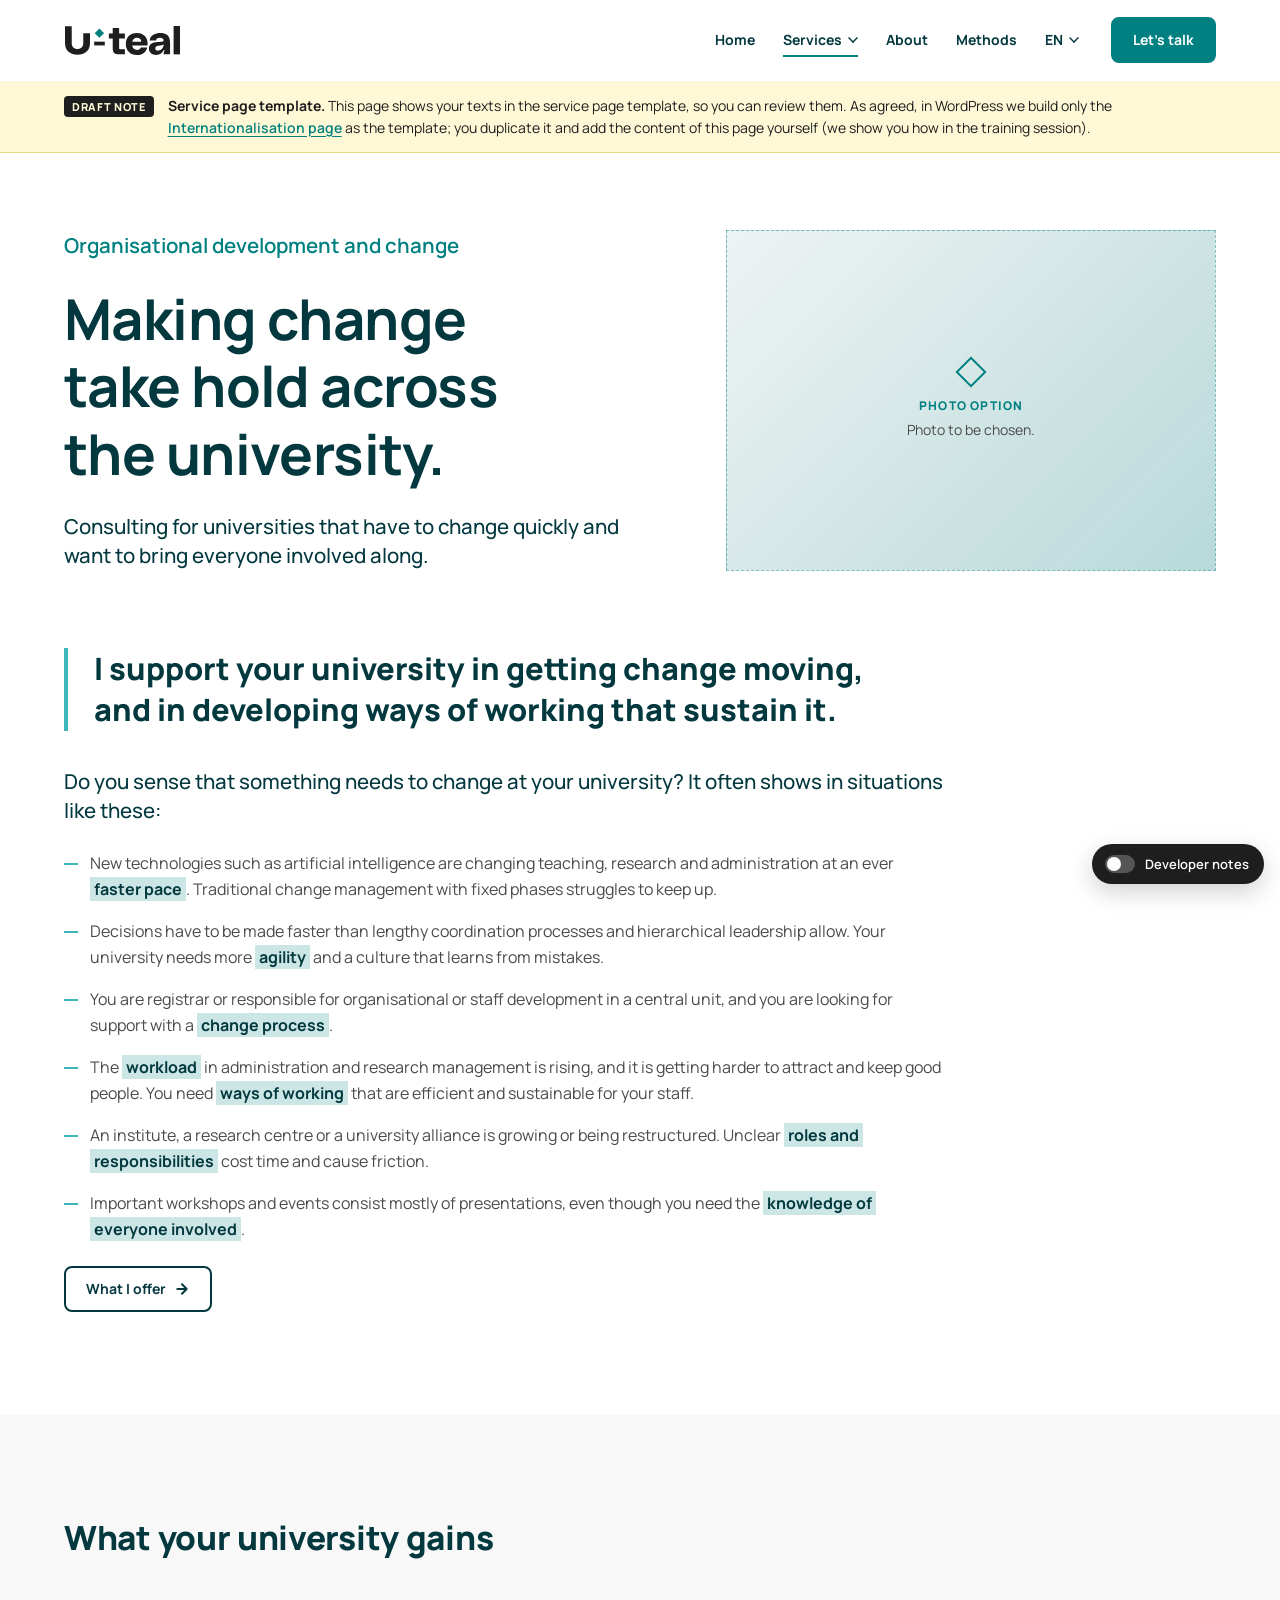
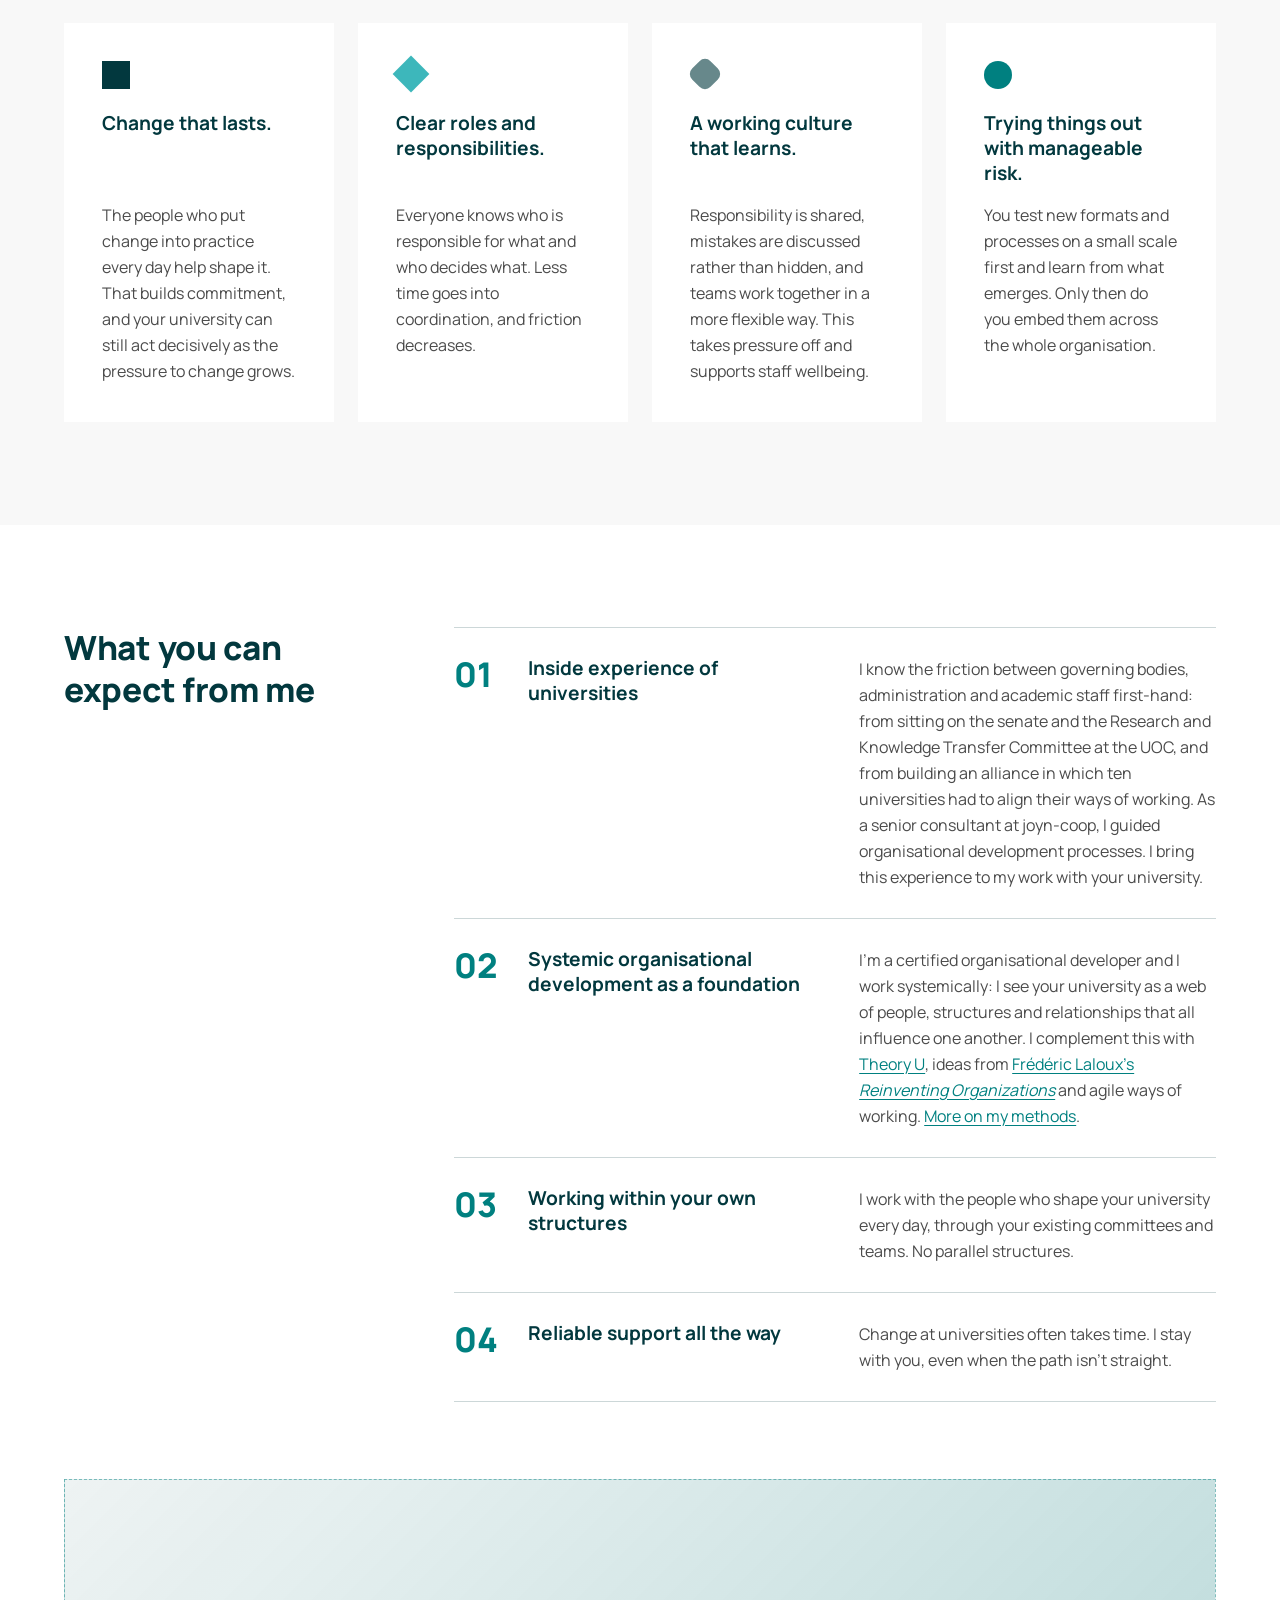
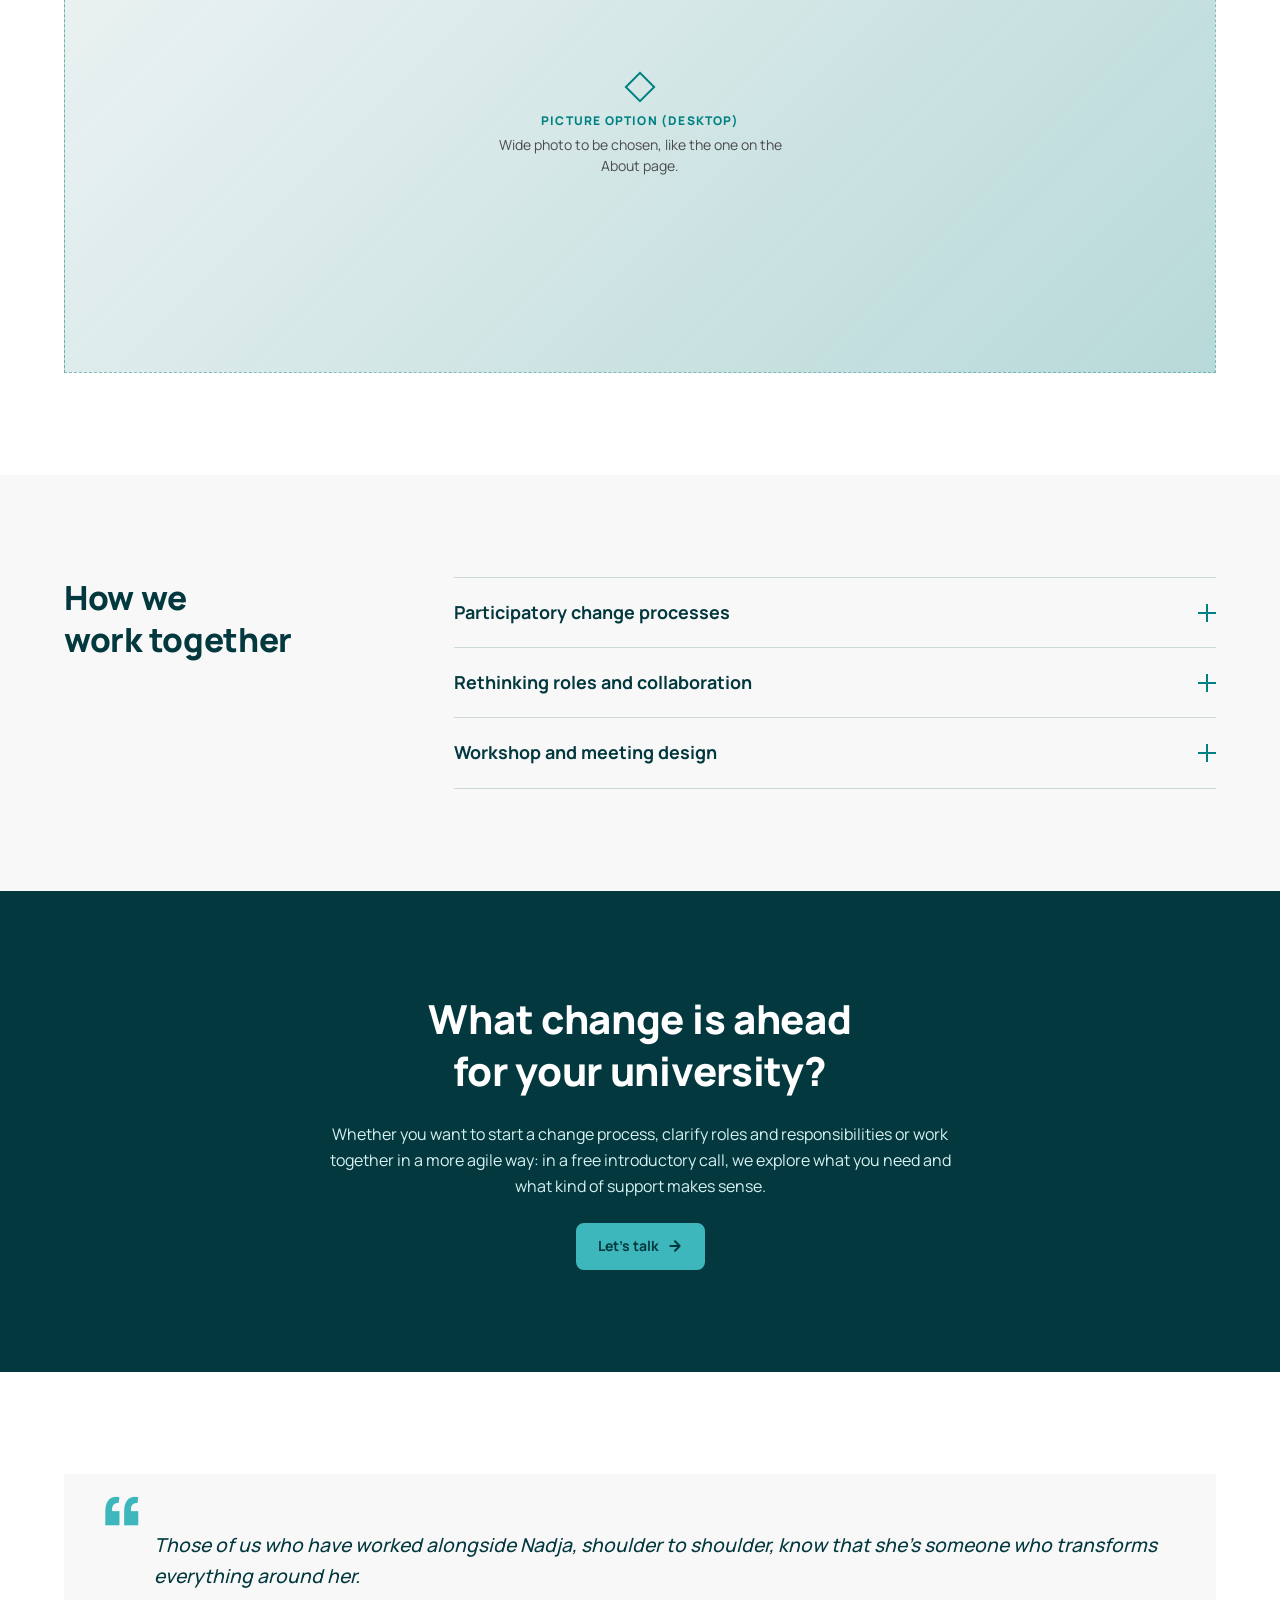
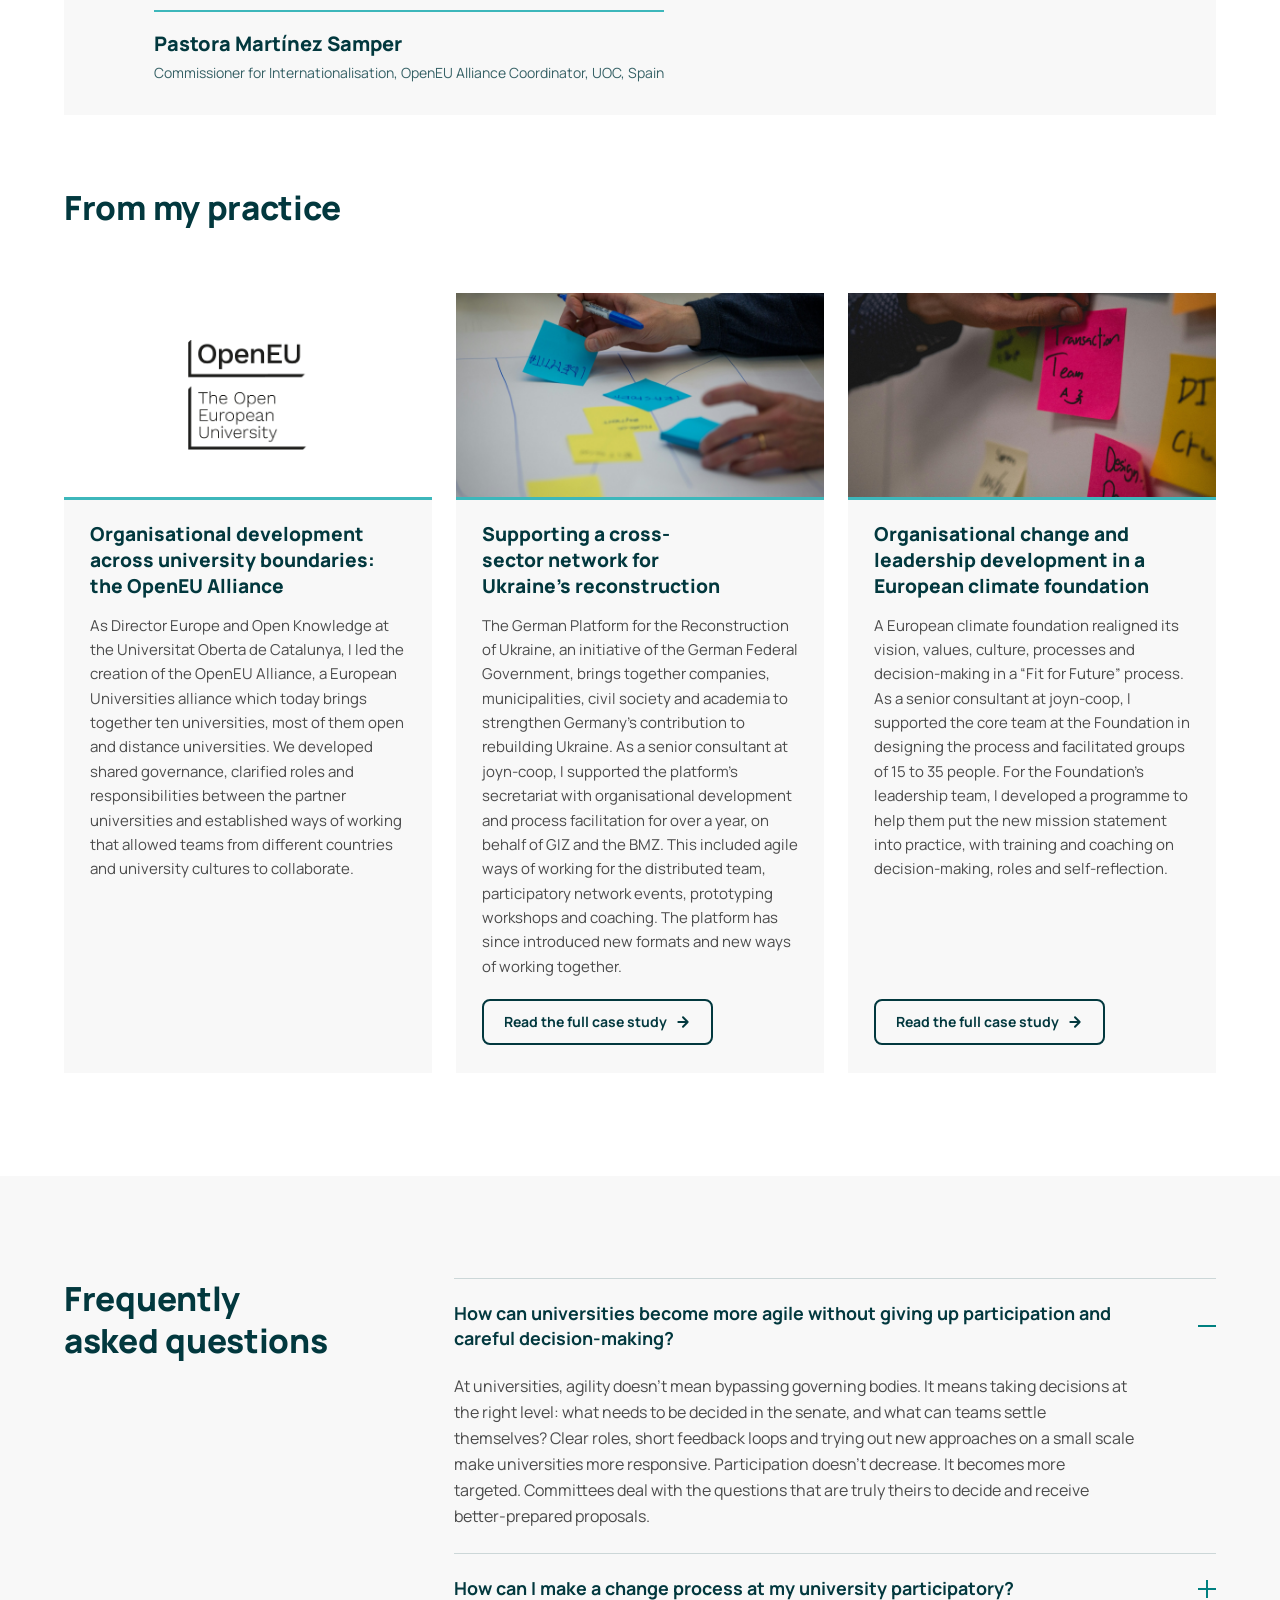
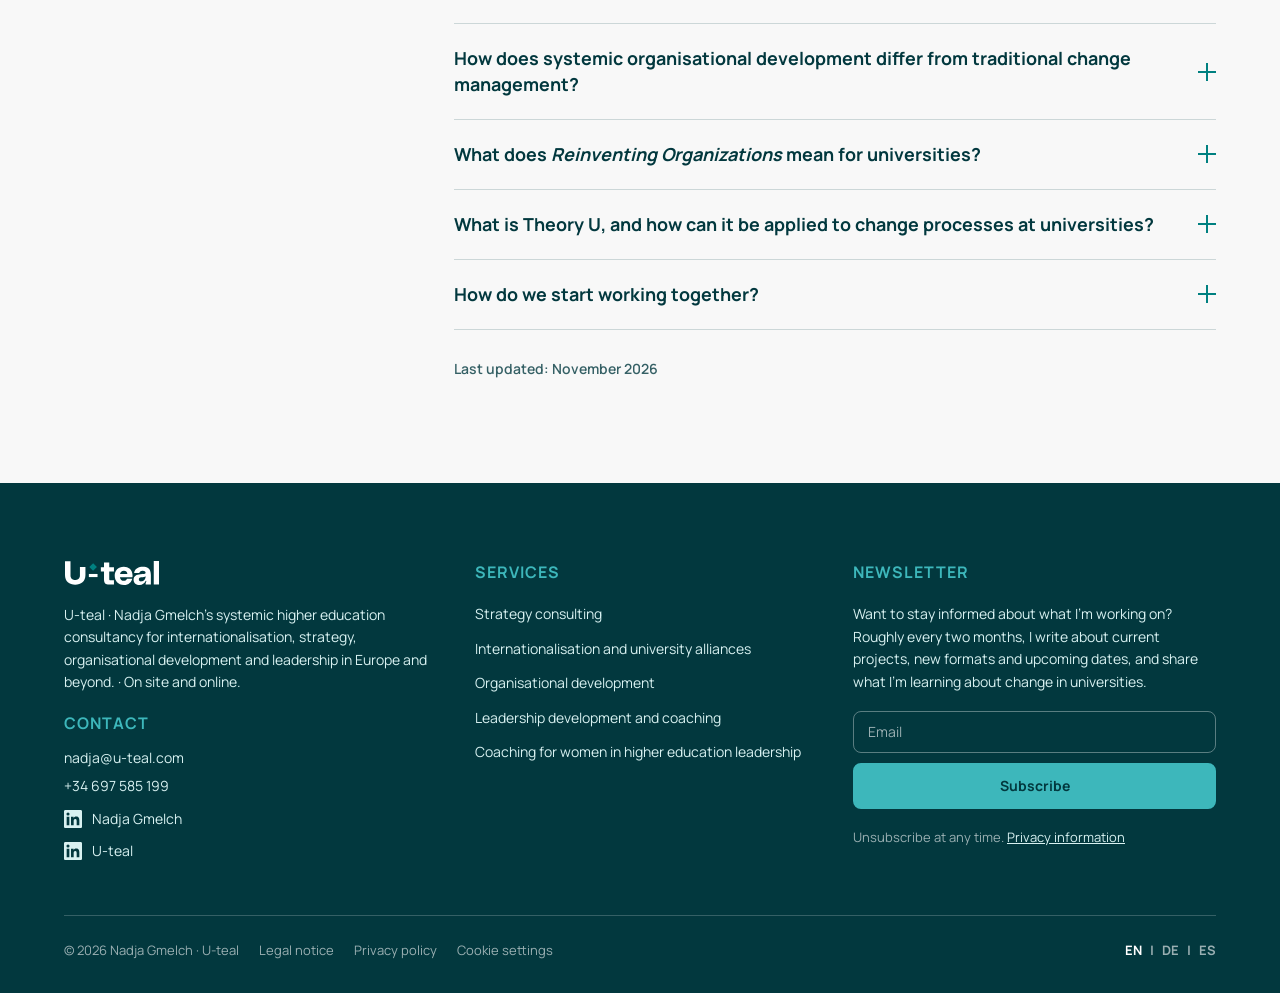
<file: organisational-development.html>
<!DOCTYPE html>
<!--
================================================================================
  U-TEAL · Organisational development (EN) · HTML mockup — Draft 1
  SERVICE PAGE TEMPLATE (same sections + service.css as internationalisation.html)
================================================================================
  Content: client Google Doc "Organisational development" (only the doc's texts and links;
  pictures only at "Picture option"). Headings: "H1/H2/H3" labels win,
  otherwise doc H3 = page H2, doc H4 = page H3.
================================================================================
-->
<html lang="en">
  <head>
    <meta charset="utf-8" />
    <meta name="viewport" content="width=device-width, initial-scale=1" />

    <!-- SEO (Yoast: SEO title / Meta description / Social) -->
    <title>Organisational development and change for universities | U-teal</title>
    <meta
      name="description"
      content="Systemic organisational development and change management for universities across Europe. Shaped together with the people involved."
    />
    <meta property="og:type" content="website" />
    <meta property="og:title" content="Organisational development for universities | U-teal" />
    <meta
      property="og:description"
      content="Change that takes hold across the university: clear roles, shorter decision paths and a working culture that learns."
    />
    <meta property="og:image" content="assets/images/hero.png" />

    <link rel="icon" type="image/png" href="assets/images/brand/mark-primary-bg-white-square.png" />
    <link rel="apple-touch-icon" href="assets/images/brand/mark-primary-bg-white-square.png" />

    <link rel="preconnect" href="https://fonts.googleapis.com" />
    <link rel="preconnect" href="https://fonts.gstatic.com" crossorigin />
    <link
      rel="stylesheet"
      href="https://fonts.googleapis.com/css2?family=Manrope:wght@300;400;500;600;700;800&display=swap"
    />

    <link rel="stylesheet" href="assets/css/global.css" />
    <link rel="stylesheet" href="assets/css/service.css" />
  </head>

  <body>
    <!-- ======================================================================
         S01 · HEADER
         Elementor: Theme Builder › Header (sticky)
         Widgets: Site Logo (SVG) · Nav Menu (Home · Services ▾ · About ·
                  Methods) · Polylang language switcher (codes EN / DE / ES) · Button
         ====================================================================== -->
    <header class="site-header" id="top">
      <div class="dev-note">
        S01 · Theme Builder › Header (sticky) — Site Logo · Nav Menu with
        "Services" submenu · Polylang switcher as dropdown (EN ▾) · Button "Let's talk"
      </div>

      <div class="container site-header__inner">
        <a class="site-logo" href="index.html" aria-label="U-teal home">
          <img src="assets/images/brand/logo-uteal.svg" alt="U-teal" width="117" height="31" />
        </a>

        <!-- Mobile menu button (designer icon: bar · diamond · bar) -->
        <button
          class="menu-toggle"
          type="button"
          aria-label="Open menu"
          aria-expanded="false"
          aria-controls="site-nav"
        >
          <span class="menu-toggle__bar menu-toggle__bar--top"></span>
          <span class="menu-toggle__diamond"></span>
          <span class="menu-toggle__bar menu-toggle__bar--bottom"></span>
        </button>

        <nav class="site-nav" id="site-nav" aria-label="Main">
          <ul class="nav-list">
            <li><a class="nav-link" href="index.html">Home</a></li>

            <!-- Services dropdown (final wording tbc by client) -->
            <li>
              <button class="nav-link is-active" type="button" aria-expanded="false" aria-controls="submenu-services" data-dropdown>
                Services <span class="nav-link__chev" aria-hidden="true"></span>
              </button>
              <ul class="submenu" id="submenu-services">
                <li><a href="internationalisation.html">Internationalisation and university alliances</a></li>
                <li><a href="strategy-consulting.html">Strategy consulting</a></li>
                <li><a href="organisational-development.html" aria-current="page">Organisational development</a></li>
                <li><a href="leadership-development.html">Leadership development and coaching</a></li>
                <li class="submenu__divider" aria-hidden="true"></li>
                <li><a href="women-in-higher-education-leadership.html">Coaching for women in higher education leadership</a></li>
              </ul>
            </li>

            <li><a class="nav-link" href="about-me.html">About</a></li>
            <li><a class="nav-link" href="methods.html">Methods</a></li>

            <!-- Language switcher (Polylang, menu item "Displays as dropdown"):
                 current code + arrow, the other languages in the dropdown.
                 Scales to 4+ languages (feedback round 2, G1). No globe icon. -->
            <li class="lang">
              <button class="nav-link lang__btn" type="button" aria-expanded="false" aria-controls="submenu-lang" aria-label="Language: English. Change language" data-dropdown>
                EN <span class="nav-link__chev" aria-hidden="true"></span>
              </button>
              <ul class="submenu lang__menu" id="submenu-lang">
                <li><a href="organisational-development.html" aria-current="true" lang="en">English</a></li>
                <li><a href="#" data-todo="/de/" lang="de">Deutsch</a></li>
                <li><a href="#" data-todo="/es/" lang="es">Español</a></li>
              </ul>
            </li>
          </ul>

          <a class="btn btn--primary" href="contact.html">Let’s talk</a>

          <!-- Elementor build notes for the mobile menu (visible with developer notes on, menu open) -->
          <div class="dev-note dev-note--inline">
            <strong>MOBILE MENU · Elementor Pro › Nav Menu widget</strong>
            <ul>
              <li>Layout: Horizontal · Breakpoint: Tablet (Site Settings › Layout › Breakpoints: Tablet = 999px).</li>
              <li>Mobile dropdown: Full width ON · Align: start · Toggle icon: custom SVG (bar · diamond · bar), colour #02383E, size 22px.</li>
              <li>Dropdown items: Manrope 16px/700 #02383E · padding 15px 0 · divider 1px #CCD7D8 · active: text #008080 + 3px left border.</li>
              <li>Submenu ("Services"): indicator chevron on the right · bg #F8F8F8 · items 15px/600 · padding 12px 16px.</li>
              <li>Languages: Polylang "Language switcher" menu item, "Displays as dropdown": parent shows the current code (EN ▾), sub-items the other languages. No flags, no globe icon (round 2, G1).</li>
              <li>"Let's talk": last menu item with CSS class <code>menu-cta</code> styled as a button (or hide the header button on mobile: the floating Let's talk is always visible).</li>
            </ul>
            <div class="dev-svgs">
              <p class="dev-svgs__label">SVG · Nav Menu › Toggle icon (normal / active)</p>
              <div class="dev-svgs__grid">
                <div class="dev-svg">
                  <img src="assets/images/svg/icon-menu.svg" alt="" width="28" height="28" />
                  <span class="dev-svg__name">icon-menu.svg</span>
                  <button class="copy-btn" type="button" data-copy>Copy</button>
                  <a class="copy-btn" href="assets/images/svg/icon-menu.svg" download>Download</a>
                  <code hidden>&lt;svg xmlns=&quot;http://www.w3.org/2000/svg&quot; viewBox=&quot;0 0 26 22&quot; width=&quot;26&quot; height=&quot;22&quot;&gt;&lt;rect x=&quot;0&quot; y=&quot;2&quot; width=&quot;22&quot; height=&quot;4&quot; fill=&quot;#02383E&quot;/&gt;&lt;rect x=&quot;9.5&quot; y=&quot;7.5&quot; width=&quot;7&quot; height=&quot;7&quot; transform=&quot;rotate(45 13 11)&quot; fill=&quot;#008080&quot;/&gt;&lt;rect x=&quot;4&quot; y=&quot;16&quot; width=&quot;22&quot; height=&quot;4&quot; fill=&quot;#02383E&quot;/&gt;&lt;/svg&gt;</code>
                </div>
                <div class="dev-svg">
                  <img src="assets/images/svg/icon-menu-close.svg" alt="" width="28" height="28" />
                  <span class="dev-svg__name">icon-menu-close.svg</span>
                  <button class="copy-btn" type="button" data-copy>Copy</button>
                  <a class="copy-btn" href="assets/images/svg/icon-menu-close.svg" download>Download</a>
                  <code hidden>&lt;svg xmlns=&quot;http://www.w3.org/2000/svg&quot; viewBox=&quot;0 0 22 22&quot; width=&quot;22&quot; height=&quot;22&quot;&gt;&lt;rect x=&quot;-2&quot; y=&quot;9&quot; width=&quot;26&quot; height=&quot;4&quot; transform=&quot;rotate(45 11 11)&quot; fill=&quot;#02383E&quot;/&gt;&lt;rect x=&quot;-2&quot; y=&quot;9&quot; width=&quot;26&quot; height=&quot;4&quot; transform=&quot;rotate(-45 11 11)&quot; fill=&quot;#02383E&quot;/&gt;&lt;/svg&gt;</code>
                </div>
              </div>
            </div>
          </div>
        </nav>
      </div>
    </header>
    <!-- /S01 · HEADER -->

    <!-- ======================================================================
         SEO BOX (developer only — copy-paste into Yoast for this page)
         ====================================================================== -->
    <aside class="seo-box dev-only" aria-label="SEO values for this page">
      <div class="seo-box__inner">
        <p class="seo-box__title"><span>SEO · Organisational development (EN) → Yoast SEO</span><span>Slug: /organisational-development</span></p>
        <dl>
          <dt>Title tag</dt><dd data-count>Organisational development and change for universities | U-teal</dd><dd><button class="copy-btn" type="button">Copy</button></dd>
          <dt>Meta description</dt><dd data-count>Systemic organisational development and change management for universities across Europe. Shaped together with the people involved.</dd><dd><button class="copy-btn" type="button">Copy</button></dd>
          <dt>OG title</dt><dd data-count>Organisational development for universities | U-teal</dd><dd><button class="copy-btn" type="button">Copy</button></dd>
          <dt>OG description</dt><dd data-count>Change that takes hold across the university: clear roles, shorter decision paths and a working culture that learns.</dd><dd><button class="copy-btn" type="button">Copy</button></dd>
          <dt>Slug</dt><dd>/organisational-development</dd><dd></dd>
          <dt>H1</dt><dd>Organisational development and change</dd><dd><button class="copy-btn" type="button">Copy</button></dd>
        </dl>
        <div class="seo-box__outline">
          <p class="seo-box__subtitle">Heading structure (from the client doc; set the same HTML tag in each Elementor Heading widget / Accordion title)</p>
          <ol class="heading-outline" data-heading-outline></ol>
          <p class="seo-box__hint">SERVICE PAGE TEMPLATE. Client doc: 1vWuUBkbRWnMAGVx1GeUjTveWPLCMsHlafX-PncXHmfE. "How we work together" + FAQ = Accordion (closed; FAQ first item open).</p>
        </div>
      </div>
    </aside>

    <!-- MOCKUP NOTE (review only — not part of the website, don't build in WordPress) -->
    <aside class="mockup-banner" aria-label="Note about this draft">
      <div class="container mockup-banner__inner">
        <span class="mockup-banner__tag">Draft note</span>
        <p>
          <strong>Service page template.</strong> This page shows your texts in
          the service page template, so you can review them. As agreed, in
          WordPress we build only the
          <a href="internationalisation.html">Internationalisation page</a> as
          the template; you duplicate it and add the content of this page
          yourself (we show you how in the training session).
        </p>
      </div>
    </aside>

    <main>
      <!-- Mobile / tablet build notes for this page (developer notes only) -->
      <div class="container dev-only">
        <div class="dev-note dev-note--inline">
          <strong>MOBILE &amp; TABLET · this page (service template, same on all 5 service pages)</strong>
          <ul>
            <li><strong>Hero</strong>: one column; H1 · H2 · subtitle, then the <strong>photo</strong> (after the subtitle, before the situations; round 2, S1).</li>
            <li><strong>Situations</strong>: already one column on all screens (statement · question · bullets · picture · button).</li>
            <li><strong>Gains</strong>: 3 cards → 1 col below 1000px; 4 cards → 2 cols up to 1199px → 1 col below 600px.</li>
            <li><strong>What you can expect</strong>: H2 not sticky; numbered rows one column (number + title, text below).</li>
            <li><strong>How we work together / FAQ</strong>: H2 above the accordion (one column).</li>
            <li><strong>From my practice</strong>: quotes 1 col on mobile (auto-fit); case cards 3 cols → 2 cols (700–999px) → 1 col below 700px.</li>
            <li><strong>CTA band</strong>: centred, unchanged.</li>
          </ul>
        </div>
      </div>

      <!-- ====================================================================
           S02 · HERO (service template)
           Elementor: Container › Heading H1 (small, teal, 18–21px) · Heading H2
                      (display) · Heading H3 (lead style). No picture (none in the doc).
           ==================================================================== -->
      <section class="service-hero">
        <div class="dev-note">S02 · Hero — H1 small (teal 21px/600 · clamp(18px, 1.6vw, 21px), round 3 G1) · H2 display · H3 (lead style)</div>
        <div class="dev-note dev-note--inline">
          <strong>HERO · build notes</strong>
          <ul>
            <li>Row Container: [H1 · H2 · subtitle] | Image (photo option, round 2, S1), Align items: Stretch, image Object fit Cover.</li>
            <li>Mobile: photo after the subtitle, before the situations section (column order = content first).</li>
          </ul>
        </div>
        <div class="container service-hero__grid">
          <div class="service-hero__content">
            <h1 class="service-hero__h1">Organisational development and change</h1>
            <h2 class="display">Making change take hold across the university.</h2>
            <h3 class="lead service-hero__lead">Consulting for universities that have to change quickly and want to bring everyone involved along.</h3>
          </div>
          <!-- Photo option next to the title (round 2, S1). Mobile: after the
               subtitle, before "In situations like these". -->
          <figure class="img-ph service-hero__picture" role="img" aria-label="Photo option">
            <span class="img-ph__mark" aria-hidden="true"></span>
            <figcaption class="img-ph__label"><strong>Photo option</strong>Photo to be chosen.</figcaption>
          </figure>
        </div>
      </section>
      <!-- /S02 · HERO -->

      <!-- ====================================================================
           S03 · SITUATIONS
           Elementor: Container (row) › Text (lead) | Icon List (dash) · Text ·
                      Image ("Picture option") · Button "What I offer" → #offer
           ==================================================================== -->
      <section class="section situations">
        <div class="dev-note">S03 · Situations — lead | list · text · picture · button (doc order)</div>
        <div class="dev-note dev-note--inline">
          <strong>SITUATIONS · build notes</strong>
          <ul>
            <li>Order: key sentence (Heading, tag p, 24–32px/800, border-left 4px #3DB7BB) · question (lead) · bullet list · picture · button — ONE column, nothing sticky (feedback S2).</li>
            <li>Bullets: Text Editor list (dash bullets via Custom CSS or Icon List). Highlighted words wrapped in <code>&lt;mark&gt;</code> (round 2, S3).</li>
          </ul>
          <div class="dev-code">
            <div class="dev-code__head"><span>HTML · Text Editor › Text tab (widget CSS class: dash-list)</span><button class="copy-btn" type="button" data-copy>Copy</button></div>
            <pre><code>&lt;ul&gt;
  &lt;li&gt;Your university … there is &lt;mark&gt;no shared strategy&lt;/mark&gt; that …&lt;/li&gt;
  &lt;li&gt;…&lt;/li&gt;
&lt;/ul&gt;</code></pre>
          </div>
        </div>
        <div class="container situations__flow">
          <!-- Most visible element (feedback S2). Elementor: Heading, HTML tag p -->
          <p class="situations__statement">I support your university in getting change moving, and in developing ways of working that sustain it.</p>
          <p class="lead situations__question">Do you sense that something needs to change at your university? It often shows in situations like these:</p>
          <div class="stack">
            <ul class="dash-list body">
              <li>New technologies such as artificial intelligence are changing teaching, research and administration at an ever <mark class="highlight">faster pace</mark>. Traditional change management with fixed phases struggles to keep up.</li>
              <li>Decisions have to be made faster than lengthy coordination processes and hierarchical leadership allow. Your university needs more <mark class="highlight">agility</mark> and a culture that learns from mistakes.</li>
              <li>You are registrar or responsible for organisational or staff development in a central unit, and you are looking for support with a <mark class="highlight">change process</mark>.</li>
              <li>The <mark class="highlight">workload</mark> in administration and research management is rising, and it is getting harder to attract and keep good people. You need <mark class="highlight">ways of working</mark> that are efficient and sustainable for your staff.</li>
              <li>An institute, a research centre or a university alliance is growing or being restructured. Unclear <mark class="highlight">roles and responsibilities</mark> cost time and cause friction.</li>
              <li>Important workshops and events consist mostly of presentations, even though you need the <mark class="highlight">knowledge of everyone involved</mark>.</li>
            </ul>
            <figure class="img-ph situations__img mobile-only" style="aspect-ratio: 3 / 2" role="img" aria-label="Picture option"><span class="img-ph__mark" aria-hidden="true"></span><figcaption class="img-ph__label"><strong>Picture option</strong>Photo to be chosen.</figcaption></figure>
            <div class="situations__cta"><a class="btn btn--outline btn--arrow" href="#offer">What I offer</a></div>
          </div>
        </div>
      </section>
      <!-- /S03 · SITUATIONS -->

      <!-- S04 · GAINS — Elementor: H2 · 4 cards (shape · H3 · text), global 5.7 -->
      <section class="section section--soft gains">
        <div class="dev-note">S04 · What your university gains — H2 · 4 cards (shape · H3 · text)</div>
        <div class="dev-note dev-note--inline">
          <strong>GAINS · build notes</strong>
          <ul>
            <li>Grid Container (3 or 4 cols) › each card class <code>subgrid-3</code> (shape · H3 · text), so all texts start at the same height (round 2, S5).</li>
            <li>Shape colours: square #02383E · diamond #3DB7BB · rounded diamond #67888B · circle #008080 (last two differ, feedback S3).</li>
          </ul>
          <div class="dev-code">
            <div class="dev-code__head"><span>CSS classes</span><button class="copy-btn" type="button" data-copy>Copy</button></div>
            <pre><code>Parent container › Layout: Grid › 3 or 4 columns
Each card container › Layout: Grid › CSS Classes: subgrid-3</code></pre>
          </div>
          <div class="dev-svgs">
            <p class="dev-svgs__label">SVG · gain card shapes (set rounded diamond colour #67888B in the widget)</p>
            <div class="dev-svgs__grid">
              <div class="dev-svg">
                <img src="assets/images/svg/shape-square.svg" alt="" width="28" height="28" />
                <span class="dev-svg__name">shape-square.svg</span>
                <button class="copy-btn" type="button" data-copy>Copy</button>
                <a class="copy-btn" href="assets/images/svg/shape-square.svg" download>Download</a>
                <code hidden>&lt;svg xmlns=&quot;http://www.w3.org/2000/svg&quot; viewBox=&quot;0 0 24 24&quot; width=&quot;24&quot; height=&quot;24&quot;&gt;&lt;rect width=&quot;24&quot; height=&quot;24&quot; fill=&quot;#02383E&quot;/&gt;&lt;/svg&gt;</code>
              </div>
              <div class="dev-svg">
                <img src="assets/images/svg/shape-diamond.svg" alt="" width="28" height="28" />
                <span class="dev-svg__name">shape-diamond.svg</span>
                <button class="copy-btn" type="button" data-copy>Copy</button>
                <a class="copy-btn" href="assets/images/svg/shape-diamond.svg" download>Download</a>
                <code hidden>&lt;svg xmlns=&quot;http://www.w3.org/2000/svg&quot; viewBox=&quot;0 0 24 24&quot; width=&quot;24&quot; height=&quot;24&quot;&gt;&lt;path d=&quot;M12 0 24 12 12 24 0 12Z&quot; fill=&quot;#3DB7BB&quot;/&gt;&lt;/svg&gt;</code>
              </div>
              <div class="dev-svg">
                <img src="assets/images/svg/shape-rounded-diamond.svg" alt="" width="28" height="28" />
                <span class="dev-svg__name">shape-rounded-diamond.svg</span>
                <button class="copy-btn" type="button" data-copy>Copy</button>
                <a class="copy-btn" href="assets/images/svg/shape-rounded-diamond.svg" download>Download</a>
                <code hidden>&lt;svg xmlns=&quot;http://www.w3.org/2000/svg&quot; viewBox=&quot;0 0 24 24&quot; width=&quot;24&quot; height=&quot;24&quot;&gt;&lt;rect x=&quot;4.5&quot; y=&quot;4.5&quot; width=&quot;15&quot; height=&quot;15&quot; rx=&quot;3&quot; transform=&quot;rotate(45 12 12)&quot; fill=&quot;#3DB7BB&quot;/&gt;&lt;/svg&gt;</code>
              </div>
              <div class="dev-svg">
                <img src="assets/images/svg/shape-circle.svg" alt="" width="28" height="28" />
                <span class="dev-svg__name">shape-circle.svg</span>
                <button class="copy-btn" type="button" data-copy>Copy</button>
                <a class="copy-btn" href="assets/images/svg/shape-circle.svg" download>Download</a>
                <code hidden>&lt;svg xmlns=&quot;http://www.w3.org/2000/svg&quot; viewBox=&quot;0 0 24 24&quot; width=&quot;24&quot; height=&quot;24&quot;&gt;&lt;circle cx=&quot;12&quot; cy=&quot;12&quot; r=&quot;12&quot; fill=&quot;#008080&quot;/&gt;&lt;/svg&gt;</code>
              </div>
            </div>
          </div>
        </div>
        <div class="container">
          <div class="section-head"><h2 class="h2">What your university gains</h2></div>
          <div class="principles__grid principles__grid--4">
            <article class="principle">
              <span class="principle__shape " aria-hidden="true"></span>
              <h3 class="h4">Change that lasts.</h3>
              <p class="body">The people who put change into practice every day help shape it. That builds commitment, and your university can still act decisively as the pressure to change grows.</p>
            </article>
            <article class="principle">
              <span class="principle__shape principle__shape--diamond" aria-hidden="true"></span>
              <h3 class="h4">Clear roles and responsibilities.</h3>
              <p class="body">Everyone knows who is responsible for what and who decides what. Less time goes into coordination, and friction decreases.</p>
            </article>
            <article class="principle">
              <span class="principle__shape principle__shape--rounded" aria-hidden="true"></span>
              <h3 class="h4">A working culture that learns.</h3>
              <p class="body">Responsibility is shared, mistakes are discussed rather than hidden, and teams work together in a more flexible way. This takes pressure off and supports staff wellbeing.</p>
            </article>
            <article class="principle">
              <span class="principle__shape principle__shape--circle" aria-hidden="true"></span>
              <h3 class="h4">Trying things out with manageable risk.</h3>
              <p class="body">You test new formats and processes on a small scale first and learn from what emerges. Only then do you embed them across the whole organisation.</p>
            </article>
          </div>
        </div>
      </section>

      <!-- S05 · EXPECT — Elementor: H2 (sticky) | numbered rows (number · H3 | text) -->
      <section class="section expect">
        <div class="dev-note">S05 · What you can expect from me — H2 | 4 numbered rows</div>
        <div class="container expect__grid">
          <div class="expect__head"><h2 class="h2">What you can expect from me</h2></div>
          <div class="num-rows">
            <div class="num-row expect__row">
              <div class="num-row__head">
                <span class="num-row__num">01</span>
                <h3 class="h4">Inside experience of universities</h3>
              </div>
              <p class="body">I know the friction between governing bodies, administration and academic staff first-hand: from sitting on the senate and the Research and Knowledge Transfer Committee at the UOC, and from building an alliance in which ten universities had to align their ways of working. As a senior consultant at joyn-coop, I guided organisational development processes. I bring this experience to my work with your university.</p>
            </div>
            <div class="num-row expect__row">
              <div class="num-row__head">
                <span class="num-row__num">02</span>
                <h3 class="h4">Systemic organisational development as a foundation</h3>
              </div>
              <p class="body">I’m a certified organisational developer and I work systemically: I see your university as a web of people, structures and relationships that all influence one another. I complement this with <a href="methods.html#theory-u">Theory U</a>, ideas from <a href="methods.html#teal">Frédéric Laloux’s <em>Reinventing Organizations</em></a> and agile ways of working. <a href="methods.html">More on my methods</a>.</p>
            </div>
            <div class="num-row expect__row">
              <div class="num-row__head">
                <span class="num-row__num">03</span>
                <h3 class="h4">Working within your own structures</h3>
              </div>
              <p class="body">I work with the people who shape your university every day, through your existing committees and teams. No parallel structures.</p>
            </div>
            <div class="num-row expect__row">
              <div class="num-row__head">
                <span class="num-row__num">04</span>
                <h3 class="h4">Reliable support all the way</h3>
              </div>
              <p class="body">Change at universities often takes time. I stay with you, even when the path isn’t straight.</p>
            </div>
          </div>
        </div>
        <!-- Second picture (round 4): wide, full container width, between
             "What you can expect from me" and "How we work together" (like the
             About page). Desktop/laptop only; mobile uses the picture under
             the bullet points. Elementor: Image · Hide on Tablet + Mobile. -->
        <div class="container">
          <figure class="img-ph expect__wide desktop-only" role="img" aria-label="Picture option"><span class="img-ph__mark" aria-hidden="true"></span><figcaption class="img-ph__label"><strong>Picture option (desktop)</strong>Wide photo to be chosen, like the one on the About page.</figcaption></figure>
        </div>
      </section>

      <!-- S08 · HOW WE WORK TOGETHER (#offer) — client note: only the titles are
           visible at first, the text expands on click.
           Elementor: Container (CSS ID offer, row) › H2 | Accordion (title tag H3,
                      all closed; CSS ID per item = anchor) -->
      <section class="section section--soft offer" id="offer">
        <div class="dev-note">S08 · How we work together (CSS ID offer) — H2 | Accordion (3 items, H3, closed)</div>
        <div class="container faq__grid">
          <div class="faq__head"><h2 class="h2">How we work together</h2></div>
          <div>
            <div class="faq-list">
              <details class="faq-item offer-item" id="participatory-change-processes">
                <summary><h3 class="faq-item__q">Participatory change processes</h3><span class="faq-item__icon" aria-hidden="true"></span></summary>
                <div class="faq-item__a">
                  <p class="body">I design and guide change processes that the people involved help shape from the start. This ranges from a close look at the current situation to anchoring the change in practice. I use formats that make participation practical and keep the process moving.</p>
                </div>
              </details>
              <details class="faq-item offer-item" id="rethinking-roles-and-collaboration">
                <summary><h3 class="faq-item__q">Rethinking roles and collaboration</h3><span class="faq-item__icon" aria-hidden="true"></span></summary>
                <div class="faq-item__a">
                  <p class="body">I support institutes, research centres and university alliances that are reorganising or want to clarify roles and responsibilities. Starting from your vision and your challenges, we develop principles for working together. We test these in small experiments before translating them into roles and structures.</p>
                </div>
              </details>
              <details class="faq-item offer-item" id="workshop-and-meeting-design">
                <summary><h3 class="faq-item__q">Workshop and meeting design</h3><span class="faq-item__icon" aria-hidden="true"></span></summary>
                <div class="faq-item__a">
                  <p class="body">I design and facilitate important meetings, workshops and events that are meant to be more than a series of presentations. In these formats, the knowledge of all participants comes into play, whether you need to reach a decision or bring together many different perspectives. Your time together produces concrete proposals and results you can build on.</p>
                </div>
              </details>
            </div>
            
          </div>
        </div>
      </section>

      <!-- S09 · CTA — Elementor: Container (dark) › H2 · Text · Button "Let's talk" → /contact -->
      <section class="section service-cta">
        <div class="dev-note">S09 · CTA — H2 · text · button (dark band)</div>
        <div class="container cta-block">
          <h2 class="cta-block__title">What change is ahead for your university?</h2>
          <p class="body service-cta__text">Whether you want to start a change process, clarify roles and responsibilities or work together in a more agile way: in a free introductory call, we explore what you need and what kind of support makes sense.</p>
          <a class="btn btn--accent btn--arrow" href="contact.html">Let’s talk</a>
        </div>
      </section>

      <!-- S06 · CASES — Elementor: H2 · per case: Container (row) › H3 · text · button | picture · quote -->
      <section class="section practice">
        <div class="dev-note">From my practice — testimonial (full width) · H2 · 3 case cards (OpenEU · Ukraine platform · climate foundation). ONE section, no "Beyond higher education" split on service pages (round 3, S3)</div>
        <div class="dev-note dev-note--inline">
          <strong>CASE STUDIES · build notes</strong>
          <ul>
            <li>Section sits directly before the FAQ (feedback S1). Order inside (round 3, S2/S3): testimonial (full width) · H2 · case cards. White background (the FAQ below is soft grey).</li>
            <li>The split "From my practice" / "Beyond higher education" stays only on the Case Studies page (round 3, S3).</li>
            <li>Cards: Loop Grid (CPT "Case Study" via CPT UI or ACF; Elementor can't create the post type) › Loop Item: Featured Image (client logo: contain + padding · or photo: cover, class <code>case-card__logo--photo</code>) · Post Title H3 · Excerpt · Button "Read the full case study".</li>
            <li>Unsplash photos (PROBRAL: Yen Vu · Ukraine: FORTYTWO · climate foundation: Kvalifik) — credit them in the legal notice.</li>
          </ul>
          <div class="dev-code">
            <div class="dev-code__head"><span>CSS classes</span><button class="copy-btn" type="button" data-copy>Copy</button></div>
            <pre><code>Full-width testimonial container › padding 56px 40px 32px 96px (mobile 56px 24px 32px)
Quote text › max-width 60em · Name block › border-top 2px #3DB7BB, min-width 280px
Case cards › Loop Grid 3 columns (tablet 2, mobile 1)</code></pre>
          </div>
        </div>
        <div class="container">
          <!-- Testimonial before the H2, full width (same pattern as Internationalisation, round 3, S2) -->
          <figure class="testimonial testimonial--wide">
            <span class="testimonial__mark" aria-hidden="true">“</span>
            <blockquote class="testimonial__text">Those of us who have worked alongside Nadja, shoulder to shoulder, know that she’s someone who transforms everything around her.</blockquote>
            <figcaption class="testimonial__author">
              <span class="testimonial__name">Pastora Martínez Samper</span>
              <span class="testimonial__role">Commissioner for Internationalisation, OpenEU Alliance Coordinator, UOC, Spain</span>
            </figcaption>
          </figure>

          <div class="section-head">
            <h2 class="h2">From my practice</h2>
          </div>

          <div class="case-grid">
            <article class="case-card">
              <div class="case-card__logo"><img src="assets/images/clients/openeu.png" alt="OpenEU – The Open European University" loading="lazy" /></div>
              <h3 class="case-card__title">Organisational development across university boundaries: the OpenEU Alliance</h3>
              <p class="body">As Director Europe and Open Knowledge at the Universitat Oberta de Catalunya, I led the creation of the OpenEU Alliance, a European Universities alliance which today brings together ten universities, most of them open and distance universities. We developed shared governance, clarified roles and responsibilities between the partner universities and established ways of working that allowed teams from different countries and university cultures to collaborate.</p>
            </article>
            <!-- Former "Beyond higher education" cases, now in the same section (round 3, S3) -->
            <article class="case-card">
              <div class="case-card__logo case-card__logo--photo"><!-- Unsplash: FORTYTWO (credit in legal notice) --><img src="assets/images/photos/unsplash-fortytwo-ukraine.jpg" alt="Hands placing sticky notes on a hand-drawn map of connections" loading="lazy" /></div>
              <h3 class="case-card__title">Supporting a cross-sector network for Ukraine’s reconstruction</h3>
              <p class="body">The German Platform for the Reconstruction of Ukraine, an initiative of the German Federal Government, brings together companies, municipalities, civil society and academia to strengthen Germany’s contribution to rebuilding Ukraine. As a senior consultant at joyn-coop, I supported the platform’s secretariat with organisational development and process facilitation for over a year, on behalf of GIZ and the BMZ. This included agile ways of working for the distributed team, participatory network events, prototyping workshops and coaching. The platform has since introduced new formats and new ways of working together.</p>
              <div><a class="btn btn--outline btn--arrow" href="case-studies.html#ukraine-platform">Read the full case study</a></div>
            </article>
            <article class="case-card">
              <div class="case-card__logo case-card__logo--photo"><!-- Unsplash: Kvalifik (credit in legal notice) --><img src="assets/images/photos/unsplash-kvalifik-climate.jpg" alt="A hand pinning a sticky note labelled “Team” to a wall of notes" loading="lazy" /></div>
              <h3 class="case-card__title">Organisational change and leadership development in a European climate foundation</h3>
              <p class="body">A European climate foundation realigned its vision, values, culture, processes and decision-making in a “Fit for Future” process. As a senior consultant at joyn-coop, I supported the core team at the Foundation in designing the process and facilitated groups of 15 to 35 people. For the Foundation’s leadership team, I developed a programme to help them put the new mission statement into practice, with training and coaching on decision-making, roles and self-reflection.</p>
              <div><a class="btn btn--outline btn--arrow" href="case-studies.html#climate-foundation">Read the full case study</a></div>
            </article>
          </div>
        </div>
      </section>


      <!-- S010 · FAQ — Elementor: H2 | Accordion (title tag H3, FAQ Schema ON) · "Last updated" -->
      <section class="section section--soft faq" id="faq">
        <div class="dev-note">S010 · FAQ — H2 | Accordion (6 items, H3, FAQ Schema ON)</div>
        <div class="container faq__grid">
          <div class="faq__head"><h2 class="h2">Frequently asked questions</h2></div>
          <div>
            <div class="faq-list">
              <details class="faq-item" id="faq-1" open>
                <summary><h3 class="faq-item__q">How can universities become more agile without giving up participation and careful decision-making?</h3><span class="faq-item__icon" aria-hidden="true"></span></summary>
                <div class="faq-item__a">
                  <p class="body">At universities, agility doesn’t mean bypassing governing bodies. It means taking decisions at the right level: what needs to be decided in the senate, and what can teams settle themselves? Clear roles, short feedback loops and trying out new approaches on a small scale make universities more responsive. Participation doesn’t decrease. It becomes more targeted. Committees deal with the questions that are truly theirs to decide and receive better-prepared proposals.</p>
                </div>
              </details>
              <details class="faq-item" id="faq-2">
                <summary><h3 class="faq-item__q">How can I make a change process at my university participatory?</h3><span class="faq-item__icon" aria-hidden="true"></span></summary>
                <div class="faq-item__a">
                  <p class="body">Start by looking closely at how your university actually works before you settle on solutions. Change that lasts comes from a direction developed together, not from a strategy imposed from above or from outside. Involve the people who shape change in day-to-day work, using formats that draw on the knowledge of many. It’s important to say clearly from the start who has a say in what, and who decides what.</p>
                </div>
              </details>
              <details class="faq-item" id="faq-3">
                <summary><h3 class="faq-item__q">How does systemic organisational development differ from traditional change management?</h3><span class="faq-item__icon" aria-hidden="true"></span></summary>
                <div class="faq-item__a">
                  <p class="body">Traditional change management usually plans change top-down, in fixed phases from analysis to roll-out, and relies on communication to get people on board. At universities, this approach soon hits its limits: decisions are made in committees, and many of the people involved can’t simply be told what to do. Systemic organisational development involves the people who carry out the change from the start, tries out new approaches on a small scale and adjusts the path as it goes. That turns change at universities into a shared learning process.</p>
                </div>
              </details>
              <details class="faq-item" id="faq-4">
                <summary><h3 class="faq-item__q">What does <em>Reinventing Organizations</em> mean for universities?</h3><span class="faq-item__icon" aria-hidden="true"></span></summary>
                <div class="faq-item__a">
                  <p class="body">In <em>Reinventing Organizations</em>, Frédéric Laloux describes organisations built on self-management, wholeness and a shared sense of purpose (<a href="methods.html#teal">more on my methods</a>). Universities have a long tradition of academic self-governance. In administration and between units, however, rigid hierarchies and fixed lines of responsibility often prevail. Laloux’s ideas offer a way to rethink collaboration there: with distributed responsibility, clear roles instead of rigid job descriptions, and decisions close to the work.</p>
                </div>
              </details>
              <details class="faq-item" id="faq-5">
                <summary><h3 class="faq-item__q">What is Theory U, and how can it be applied to change processes at universities?</h3><span class="faq-item__icon" aria-hidden="true"></span></summary>
                <div class="faq-item__a">
                  <p class="body">Theory U is a model for change processes in individuals and organisations, developed by Otto Scharmer at MIT. Applied to a university, it involves three movements. First, we look closely at how the institution actually works, beyond its official structures. Then we develop a shared intention for the future that grows out of the needs of the institution and the people who shape it. Finally, we try out new formats and processes on a small scale before embedding them more widely. That way, the university itself owns the change.</p>
                </div>
              </details>
              <details class="faq-item" id="faq-6">
                <summary><h3 class="faq-item__q">How do we start working together?</h3><span class="faq-item__icon" aria-hidden="true"></span></summary>
                <div class="faq-item__a">
                  <p class="body">Every collaboration looks different, from a single workshop to longer-term support. In a free introductory call, we get to know each other and see whether working together feels right for you. Then we clarify what you need, identify the people who should be involved and agree on a shared goal. I then send you a proposal with a timeline and cost estimate.</p>
                  <div class="faq-item__btns"><a class="btn btn--primary btn--arrow" href="contact.html">Let’s talk</a></div>
                </div>
              </details>
            </div>
            <p class="service-updated">Last updated: <time datetime="2026-11">November 2026</time></p>
          </div>
        </div>
      </section>
    </main>

    <!-- ======================================================================
         S11 · FOOTER
         Elementor: Theme Builder › Footer
         Col 1: Site Logo (white SVG) · Text · Button
         Col 2: Nav Menu (services)
         Col 3: Text · Form (Pro: first name + email → Mailchimp/Brevo,
                double opt-in) · privacy note
         Bottom bar: copyright · legal links · contact · LinkedIn · EN|DE|ES
         ====================================================================== -->
    <footer class="site-footer">
      <div class="dev-note">
        S11 · Theme Builder › Footer — 3 cols (logo + text + contact ·
        services menu · newsletter form) + bottom bar (Polylang switcher)
      </div>
      <div class="dev-note dev-note--inline">
        <strong>FOOTER · build notes</strong>
        <ul>
          <li>No "Let's talk" button in the footer (round 2, F1).</li>
          <li>Contact: Heading (p) "Contact" · Icon List (email, phone; links mailto: / tel:).</li>
          <li>LinkedIn: Icon List with the LinkedIn icon + text "Nadja Gmelch" / "U-teal" only (no word "LinkedIn", round 2, F2). Set aria-label "LinkedIn: …" via Custom Attributes.</li>
          <li>Bottom bar language list: Polylang switcher widget, codes, separator "|".</li>
        </ul>
        <div class="dev-svgs">
          <p class="dev-svgs__label">SVG · LinkedIn icon (Icon List › Upload SVG)</p>
          <div class="dev-svgs__grid">
            <div class="dev-svg">
              <img src="assets/images/svg/icon-linkedin.svg" alt="" width="28" height="28" />
              <span class="dev-svg__name">icon-linkedin.svg</span>
              <button class="copy-btn" type="button" data-copy>Copy</button>
              <a class="copy-btn" href="assets/images/svg/icon-linkedin.svg" download>Download</a>
              <code hidden>&lt;svg xmlns=&quot;http://www.w3.org/2000/svg&quot; viewBox=&quot;0 0 24 24&quot; width=&quot;24&quot; height=&quot;24&quot;&gt;&lt;path fill=&quot;currentColor&quot; d=&quot;M20.45 20.45h-3.56v-5.57c0-1.33-.02-3.04-1.85-3.04-1.85 0-2.14 1.45-2.14 2.94v5.67H9.35V9h3.41v1.56h.05c.48-.9 1.64-1.85 3.37-1.85 3.6 0 4.27 2.37 4.27 5.46v6.28zM5.34 7.43a2.06 2.06 0 1 1 0-4.13 2.06 2.06 0 0 1 0 4.13zM7.12 20.45H3.56V9h3.56v11.45zM22.22 0H1.77C.79 0 0 .77 0 1.73v20.54C0 23.23.79 24 1.77 24h20.45c.98 0 1.78-.77 1.78-1.73V1.73C24 .77 23.2 0 22.22 0z&quot;/&gt;&lt;/svg&gt;</code>
            </div>
          </div>
        </div>
      </div>

      <div class="container">
        <div class="site-footer__cols">
          <!-- Column 1: about + contact (feedback F3: contact details moved here) -->
          <div class="site-footer__col">
            <a class="site-footer__logo" href="index.html" aria-label="U-teal home">
              <img src="assets/images/brand/logo-uteal-white.svg" alt="U-teal" width="96" height="26" />
            </a>
            <p>
              U-teal · Nadja Gmelch’s systemic higher education consultancy for
              internationalisation, strategy, organisational development and
              leadership in Europe and beyond. · On site and online.
            </p>
            <div class="site-footer__contact">
              <p class="site-footer__title">Contact</p>
              <ul class="site-footer__links">
                <li><a href="mailto:nadja@u-teal.com">nadja@u-teal.com</a></li>
                <li><a href="tel:+34697585199">+34 697 585 199</a></li>
              </ul>
              <!-- Elementor: Icon List (LinkedIn icon) or Social Icons + text -->
              <ul class="site-footer__social">
                <li>
                  <a href="https://www.linkedin.com/in/nadja-gmelch/" target="_blank" rel="noopener" aria-label="LinkedIn: Nadja Gmelch">
                    <svg viewBox="0 0 24 24" aria-hidden="true"><path fill="currentColor" d="M20.45 20.45h-3.56v-5.57c0-1.33-.02-3.04-1.85-3.04-1.85 0-2.14 1.45-2.14 2.94v5.67H9.35V9h3.41v1.56h.05c.48-.9 1.64-1.85 3.37-1.85 3.6 0 4.27 2.37 4.27 5.46v6.28zM5.34 7.43a2.06 2.06 0 1 1 0-4.13 2.06 2.06 0 0 1 0 4.13zM7.12 20.45H3.56V9h3.56v11.45zM22.22 0H1.77C.79 0 0 .77 0 1.73v20.54C0 23.23.79 24 1.77 24h20.45c.98 0 1.78-.77 1.78-1.73V1.73C24 .77 23.2 0 22.22 0z"/></svg>
                    Nadja Gmelch
                  </a>
                </li>
                <li>
                  <a href="https://www.linkedin.com/company/u-teal/" target="_blank" rel="noopener" aria-label="LinkedIn: U-teal">
                    <svg viewBox="0 0 24 24" aria-hidden="true"><path fill="currentColor" d="M20.45 20.45h-3.56v-5.57c0-1.33-.02-3.04-1.85-3.04-1.85 0-2.14 1.45-2.14 2.94v5.67H9.35V9h3.41v1.56h.05c.48-.9 1.64-1.85 3.37-1.85 3.6 0 4.27 2.37 4.27 5.46v6.28zM5.34 7.43a2.06 2.06 0 1 1 0-4.13 2.06 2.06 0 0 1 0 4.13zM7.12 20.45H3.56V9h3.56v11.45zM22.22 0H1.77C.79 0 0 .77 0 1.73v20.54C0 23.23.79 24 1.77 24h20.45c.98 0 1.78-.77 1.78-1.73V1.73C24 .77 23.2 0 22.22 0z"/></svg>
                    U-teal
                  </a>
                </li>
              </ul>
            </div>
          </div>

          <!-- Column 2 -->
          <div class="site-footer__col">
            <p class="site-footer__title">Services</p>
            <ul class="site-footer__links">
              <li><a href="strategy-consulting.html">Strategy consulting</a></li>
              <li><a href="internationalisation.html">Internationalisation and university alliances</a></li>
              <li><a href="organisational-development.html">Organisational development</a></li>
              <li><a href="leadership-development.html">Leadership development and coaching</a></li>
              <li><a href="women-in-higher-education-leadership.html">Coaching for women in higher education leadership</a></li>
            </ul>
          </div>

          <!-- Column 3: newsletter (email only, feedback F1) -->
          <div class="site-footer__col site-footer__col--newsletter">
            <p class="site-footer__title">Newsletter</p>
            <p>
              Want to stay informed about what I’m working on? Roughly every two
              months, I write about current projects, new formats and upcoming
              dates, and share what I’m learning about change in universities.
            </p>
            <form class="footer-form" action="#" onsubmit="return false;">
              <label class="sr-only" for="nl-email">Email</label>
              <input id="nl-email" type="email" placeholder="Email" autocomplete="email" required />
              <button class="btn btn--accent" type="submit">Subscribe</button>
            </form>
            <p class="footer-form__note">
              Unsubscribe at any time.
              <a href="#" data-todo="/privacy-policy">Privacy information</a>
            </p>

            <div class="dev-note dev-note--inline">
              <strong>FORM · Elementor Pro › Form widget</strong>
              <ul>
                <li>Fields: Email only (required, 100%) + Submit (100% = same width as the field, desktop and mobile; feedback F1/F2/MO2).</li>
                <li>Action: Brevo (client's provider) with double opt-in ON (GDPR/DE): Brevo plugin or webhook.</li>
                <li>Spam: honeypot ON + hCaptcha (free "hCaptcha for WP" plugin, supports Elementor Pro forms). No reCAPTCHA.</li>
                <li>Field: transparent bg · border 1px rgba(255,255,255,.35) · radius 8px · padding 11px 14px · Manrope 14px · text #FFF · placeholder #9AAFB2.</li>
                <li>Button: bg #3DB7BB · text #02383E · 14px/700 · padding 12px 20px · radius 8px · hover bg #FFF.</li>
                <li>Polylang: translate the success message + privacy link in DE/ES.</li>
              </ul>
            </div>
          </div>
        </div>

        <!-- Bottom bar -->
        <div class="site-footer__bottom">
          <ul class="site-footer__meta">
            <li>© <span class="js-year">2026</span> Nadja Gmelch · U-teal</li>
            <li><a href="#" data-todo="/legal-notice">Legal notice</a></li>
            <li><a href="#" data-todo="/privacy-policy">Privacy policy</a></li>
            <li><a href="#" data-todo="cookie-settings">Cookie settings</a></li>
          </ul>
          <!-- Polylang: each link points to the same page in the other language -->
          <nav class="site-footer__lang" aria-label="Language">
            <a href="organisational-development.html" aria-current="true">EN</a> |
            <a href="#" data-todo="/de/">DE</a> |
            <a href="#" data-todo="/es/">ES</a>
          </nav>
        </div>
      </div>
    </footer>
    <!-- /S11 · FOOTER -->

    <!-- ======================================================================
         FLOATING "LET'S TALK" (mobile / tablet only — feedback G1; desktop uses the header button)
         Elementor: Pro Popup (bottom bar, all pages, no close button) or a
         fixed Container. Triangle = SVG/shape behind the button.
         ====================================================================== -->
    <div class="float-cta">
      <a class="btn btn--primary" href="contact.html">Let’s talk</a>
    </div>

    <!-- Scripts: menus, developer notes, SEO copy buttons, footer year -->
    <script src="assets/js/main.js" defer></script>
  </body>
</html>
</file>
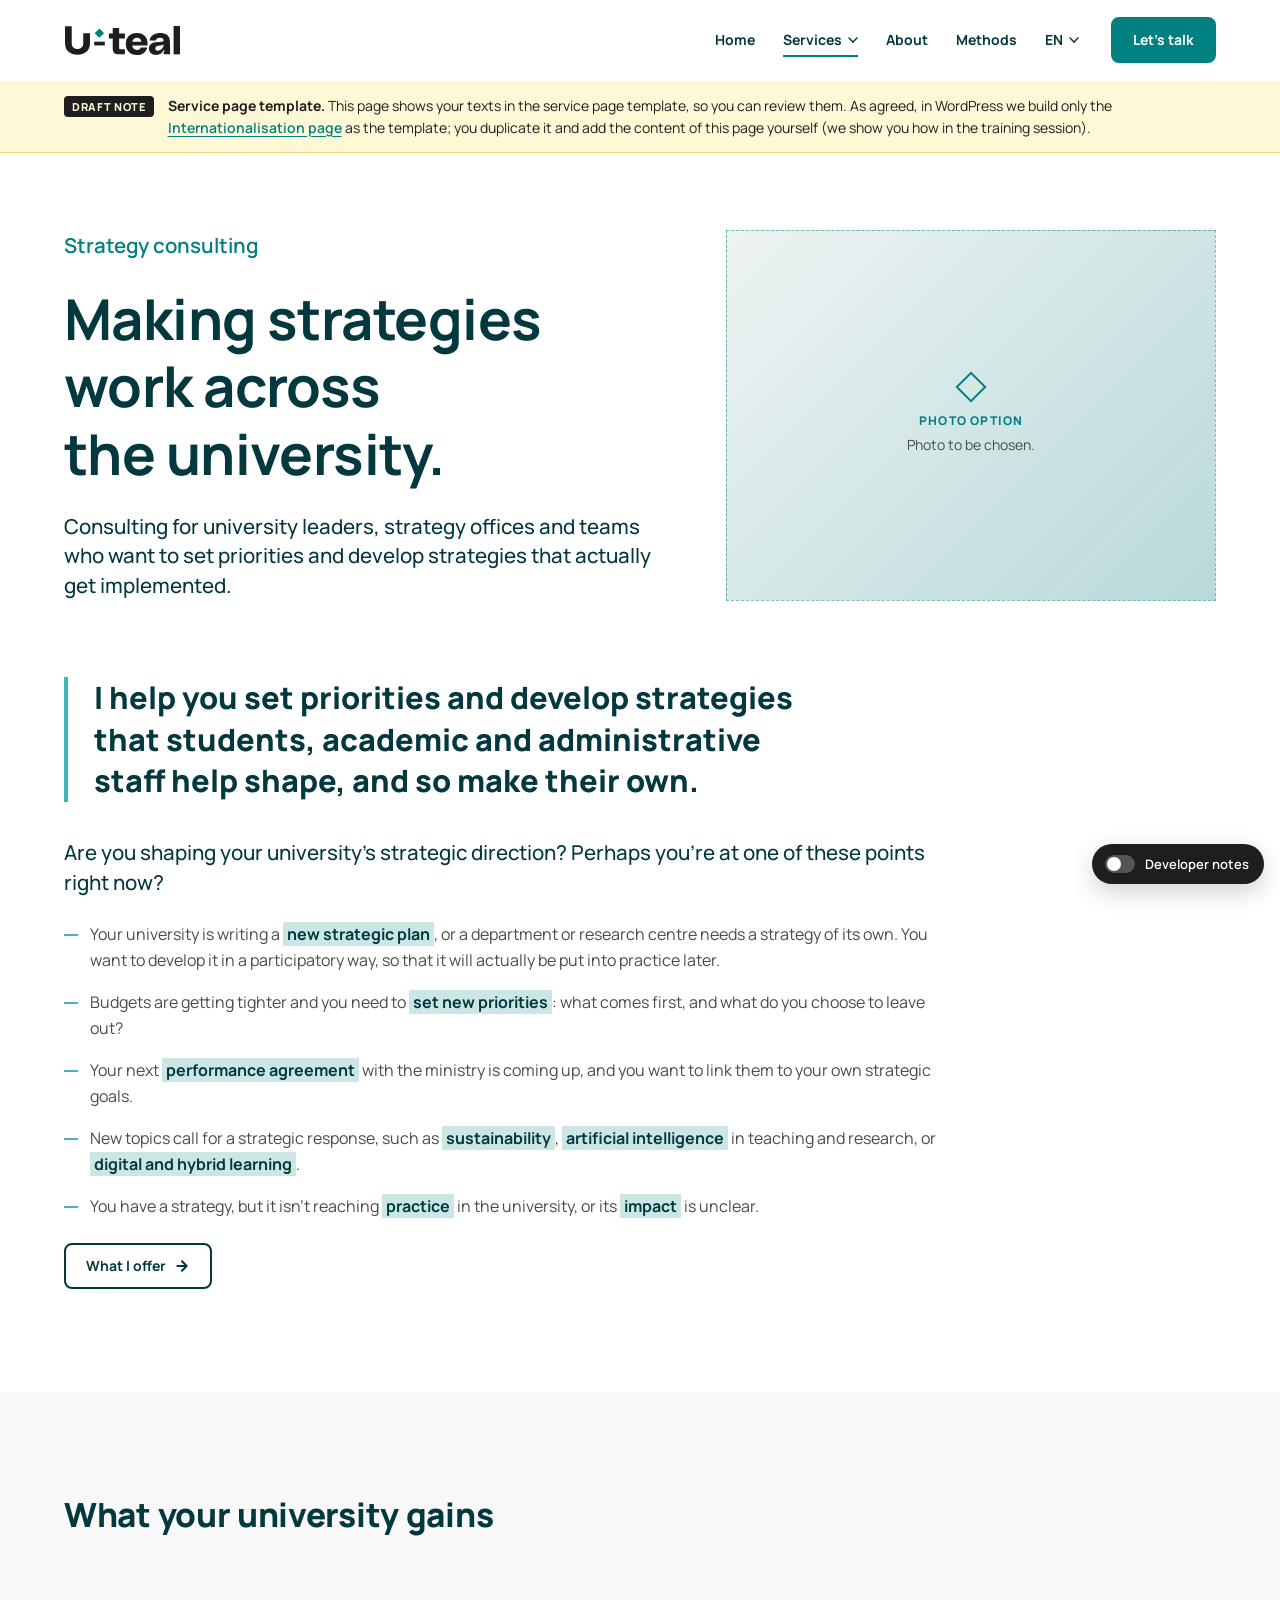
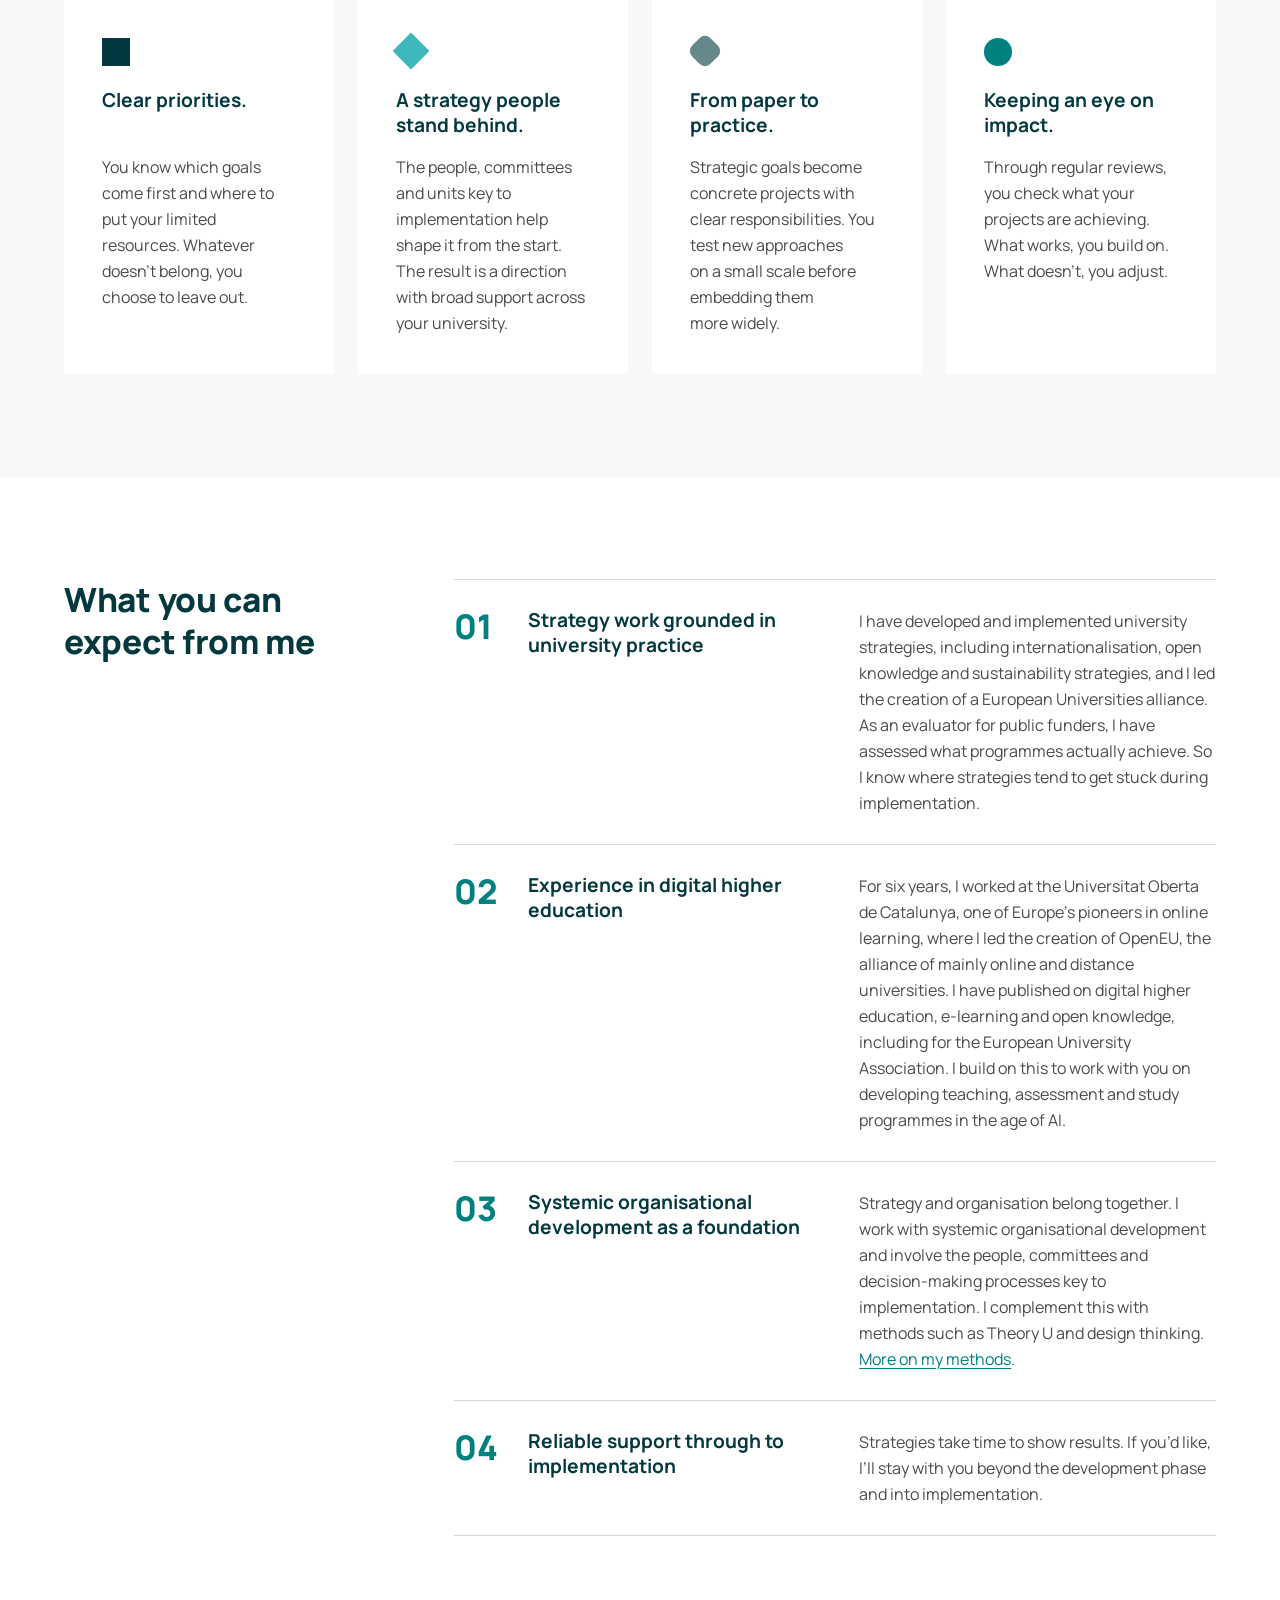
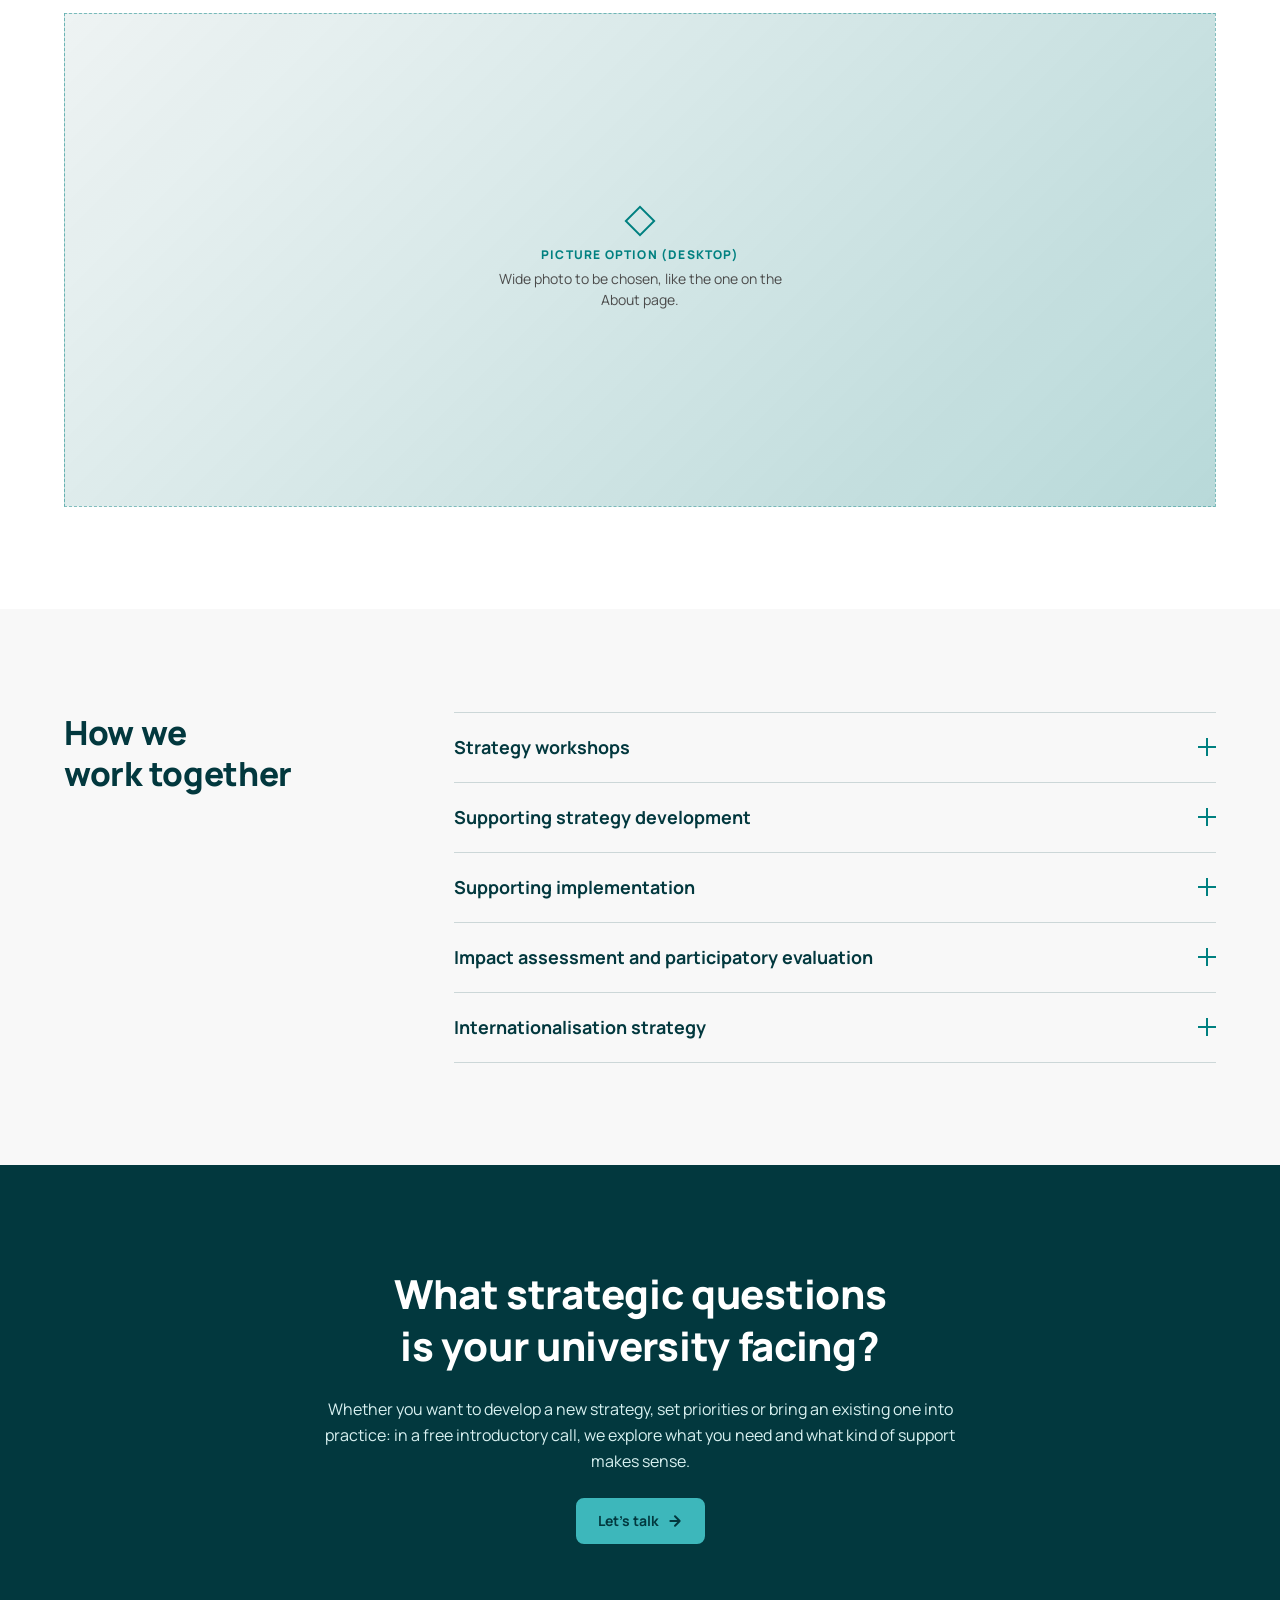
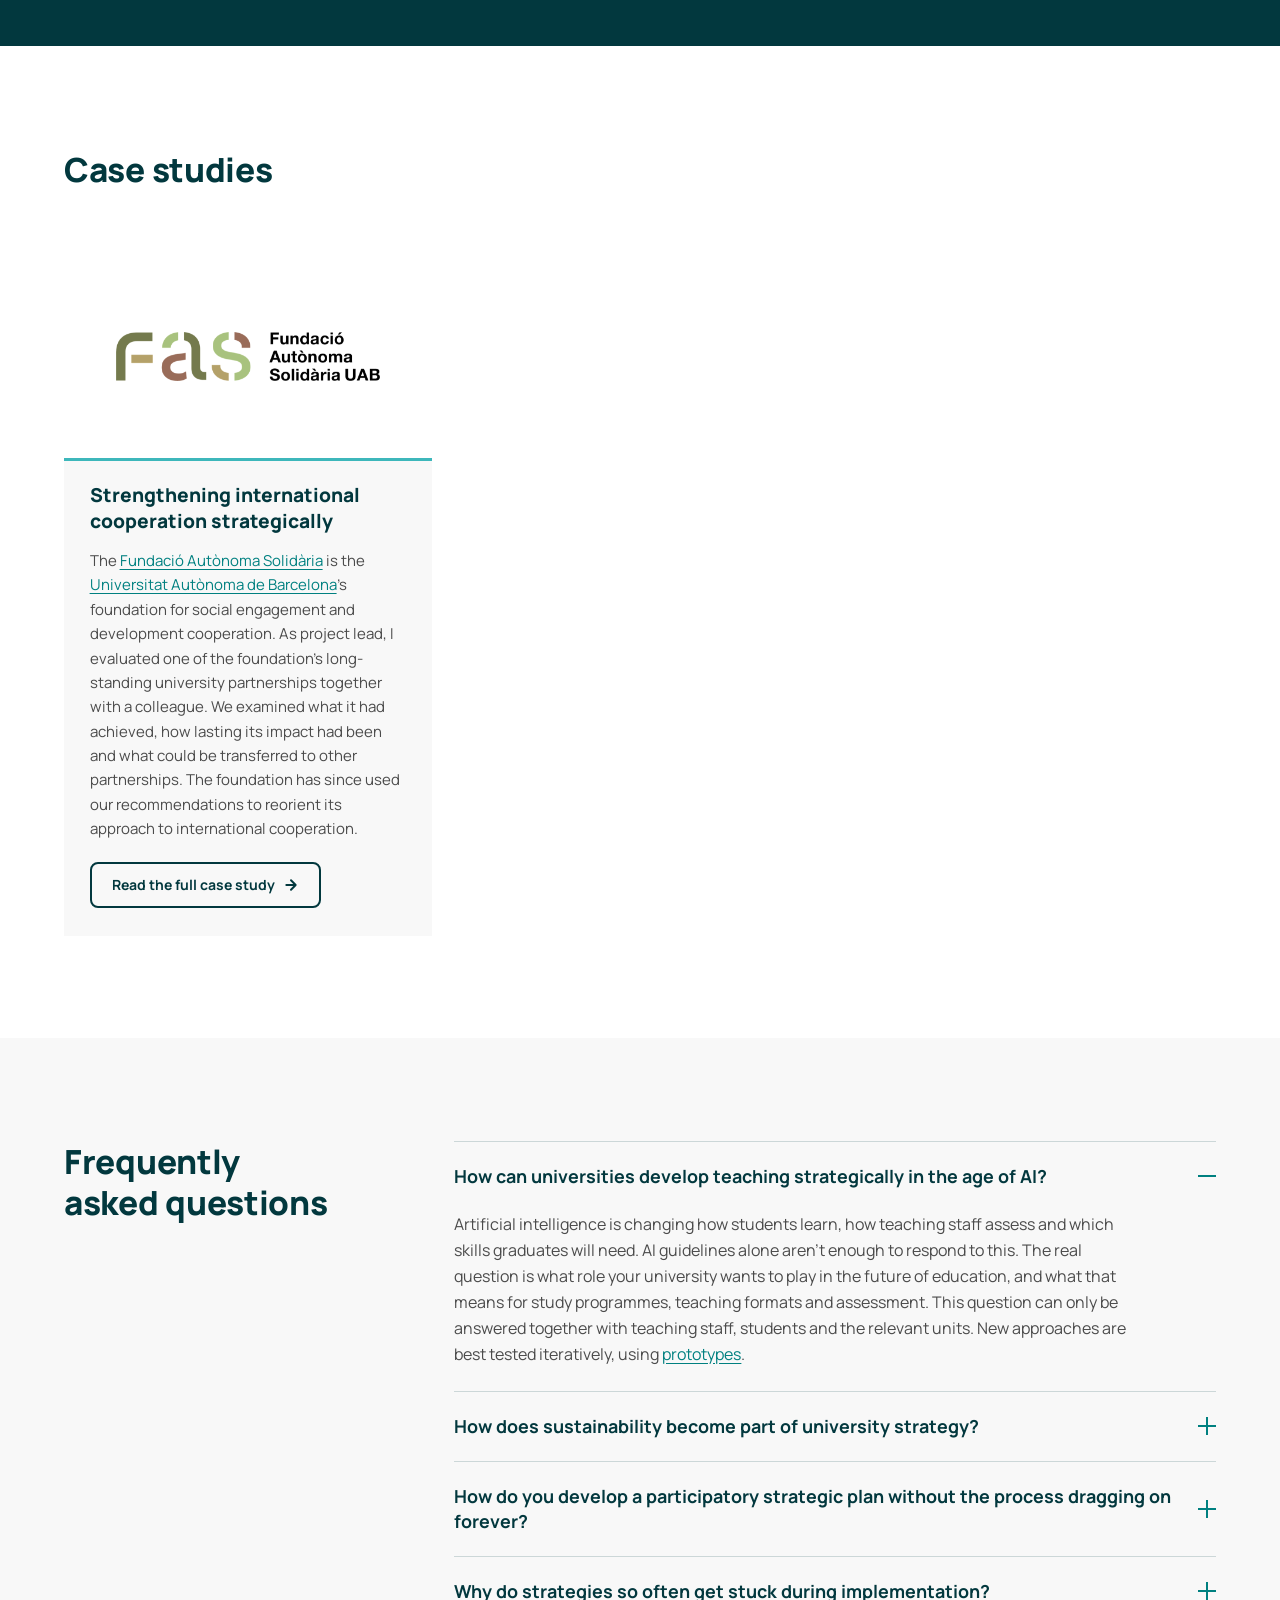
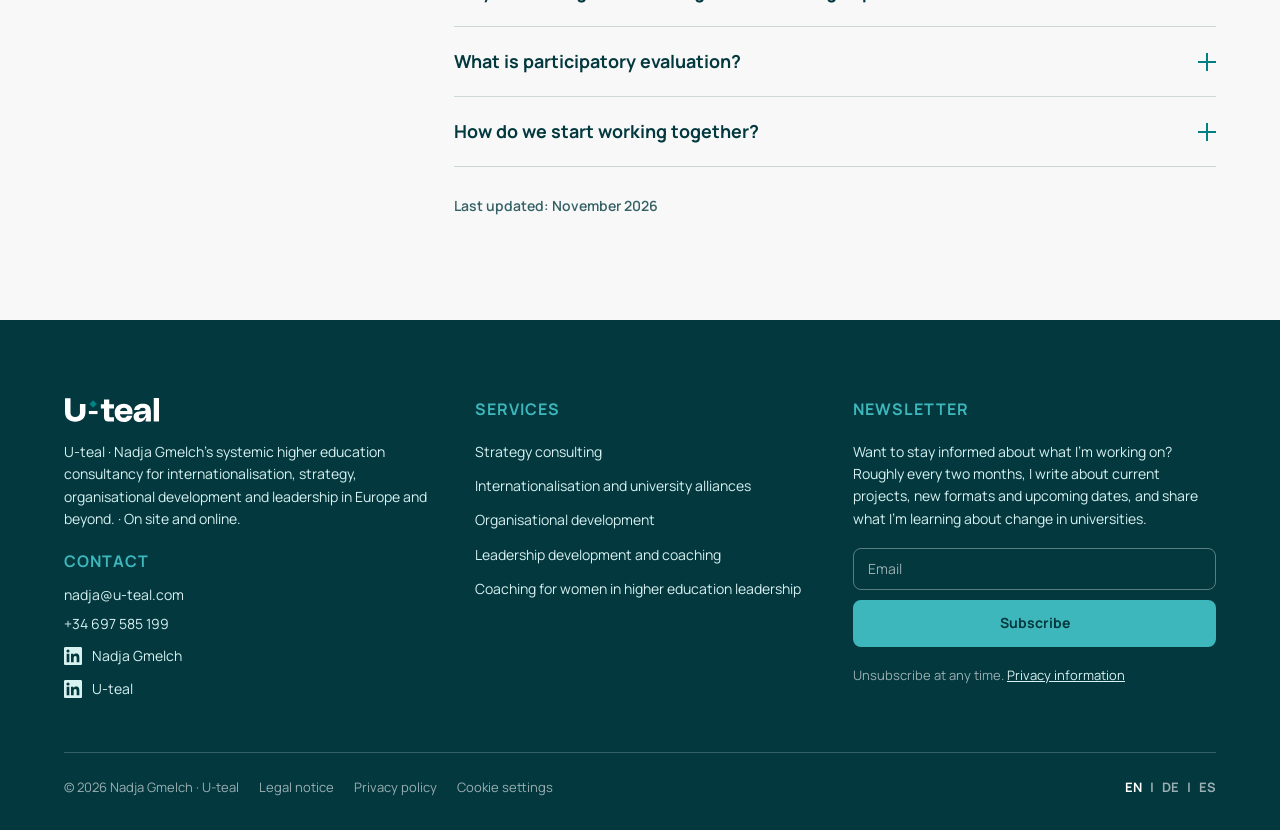
<file: strategy-consulting.html>
<!DOCTYPE html>
<!--
================================================================================
  U-TEAL · Strategy consulting (EN) · HTML mockup — Draft 1
  SERVICE PAGE TEMPLATE (same sections + service.css as internationalisation.html)
================================================================================
  Content: client Google Doc "Strategy consulting" (only the doc's texts and links;
  pictures only at "Picture option"). Headings: "H1/H2/H3" labels win,
  otherwise doc H3 = page H2, doc H4 = page H3.
================================================================================
-->
<html lang="en">
  <head>
    <meta charset="utf-8" />
    <meta name="viewport" content="width=device-width, initial-scale=1" />

    <!-- SEO (Yoast: SEO title / Meta description / Social) -->
    <title>University strategy consulting and strategic planning | U-teal</title>
    <meta
      name="description"
      content="Systemic strategy consulting for universities across Europe. Participatory by design, so that strategies take effect in practice."
    />
    <meta property="og:type" content="website" />
    <meta property="og:title" content="Strategy consulting for universities | U-teal" />
    <meta
      property="og:description"
      content="Strategies that students, academic and administrative staff help shape and put into practice. From analysis to practice."
    />
    <meta property="og:image" content="assets/images/hero.png" />

    <link rel="icon" type="image/png" href="assets/images/brand/mark-primary-bg-white-square.png" />
    <link rel="apple-touch-icon" href="assets/images/brand/mark-primary-bg-white-square.png" />

    <link rel="preconnect" href="https://fonts.googleapis.com" />
    <link rel="preconnect" href="https://fonts.gstatic.com" crossorigin />
    <link
      rel="stylesheet"
      href="https://fonts.googleapis.com/css2?family=Manrope:wght@300;400;500;600;700;800&display=swap"
    />

    <link rel="stylesheet" href="assets/css/global.css" />
    <link rel="stylesheet" href="assets/css/service.css" />
  </head>

  <body>
    <!-- ======================================================================
         S01 · HEADER
         Elementor: Theme Builder › Header (sticky)
         Widgets: Site Logo (SVG) · Nav Menu (Home · Services ▾ · About ·
                  Methods) · Polylang language switcher (codes EN / DE / ES) · Button
         ====================================================================== -->
    <header class="site-header" id="top">
      <div class="dev-note">
        S01 · Theme Builder › Header (sticky) — Site Logo · Nav Menu with
        "Services" submenu · Polylang switcher as dropdown (EN ▾) · Button "Let's talk"
      </div>

      <div class="container site-header__inner">
        <a class="site-logo" href="index.html" aria-label="U-teal home">
          <img src="assets/images/brand/logo-uteal.svg" alt="U-teal" width="117" height="31" />
        </a>

        <!-- Mobile menu button (designer icon: bar · diamond · bar) -->
        <button
          class="menu-toggle"
          type="button"
          aria-label="Open menu"
          aria-expanded="false"
          aria-controls="site-nav"
        >
          <span class="menu-toggle__bar menu-toggle__bar--top"></span>
          <span class="menu-toggle__diamond"></span>
          <span class="menu-toggle__bar menu-toggle__bar--bottom"></span>
        </button>

        <nav class="site-nav" id="site-nav" aria-label="Main">
          <ul class="nav-list">
            <li><a class="nav-link" href="index.html">Home</a></li>

            <!-- Services dropdown (final wording tbc by client) -->
            <li>
              <button class="nav-link is-active" type="button" aria-expanded="false" aria-controls="submenu-services" data-dropdown>
                Services <span class="nav-link__chev" aria-hidden="true"></span>
              </button>
              <ul class="submenu" id="submenu-services">
                <li><a href="internationalisation.html">Internationalisation and university alliances</a></li>
                <li><a href="strategy-consulting.html" aria-current="page">Strategy consulting</a></li>
                <li><a href="organisational-development.html">Organisational development</a></li>
                <li><a href="leadership-development.html">Leadership development and coaching</a></li>
                <li class="submenu__divider" aria-hidden="true"></li>
                <li><a href="women-in-higher-education-leadership.html">Coaching for women in higher education leadership</a></li>
              </ul>
            </li>

            <li><a class="nav-link" href="about-me.html">About</a></li>
            <li><a class="nav-link" href="methods.html">Methods</a></li>

            <!-- Language switcher (Polylang, menu item "Displays as dropdown"):
                 current code + arrow, the other languages in the dropdown.
                 Scales to 4+ languages (feedback round 2, G1). No globe icon. -->
            <li class="lang">
              <button class="nav-link lang__btn" type="button" aria-expanded="false" aria-controls="submenu-lang" aria-label="Language: English. Change language" data-dropdown>
                EN <span class="nav-link__chev" aria-hidden="true"></span>
              </button>
              <ul class="submenu lang__menu" id="submenu-lang">
                <li><a href="strategy-consulting.html" aria-current="true" lang="en">English</a></li>
                <li><a href="#" data-todo="/de/" lang="de">Deutsch</a></li>
                <li><a href="#" data-todo="/es/" lang="es">Español</a></li>
              </ul>
            </li>
          </ul>

          <a class="btn btn--primary" href="contact.html">Let’s talk</a>

          <!-- Elementor build notes for the mobile menu (visible with developer notes on, menu open) -->
          <div class="dev-note dev-note--inline">
            <strong>MOBILE MENU · Elementor Pro › Nav Menu widget</strong>
            <ul>
              <li>Layout: Horizontal · Breakpoint: Tablet (Site Settings › Layout › Breakpoints: Tablet = 999px).</li>
              <li>Mobile dropdown: Full width ON · Align: start · Toggle icon: custom SVG (bar · diamond · bar), colour #02383E, size 22px.</li>
              <li>Dropdown items: Manrope 16px/700 #02383E · padding 15px 0 · divider 1px #CCD7D8 · active: text #008080 + 3px left border.</li>
              <li>Submenu ("Services"): indicator chevron on the right · bg #F8F8F8 · items 15px/600 · padding 12px 16px.</li>
              <li>Languages: Polylang "Language switcher" menu item, "Displays as dropdown": parent shows the current code (EN ▾), sub-items the other languages. No flags, no globe icon (round 2, G1).</li>
              <li>"Let's talk": last menu item with CSS class <code>menu-cta</code> styled as a button (or hide the header button on mobile: the floating Let's talk is always visible).</li>
            </ul>
            <div class="dev-svgs">
              <p class="dev-svgs__label">SVG · Nav Menu › Toggle icon (normal / active)</p>
              <div class="dev-svgs__grid">
                <div class="dev-svg">
                  <img src="assets/images/svg/icon-menu.svg" alt="" width="28" height="28" />
                  <span class="dev-svg__name">icon-menu.svg</span>
                  <button class="copy-btn" type="button" data-copy>Copy</button>
                  <a class="copy-btn" href="assets/images/svg/icon-menu.svg" download>Download</a>
                  <code hidden>&lt;svg xmlns=&quot;http://www.w3.org/2000/svg&quot; viewBox=&quot;0 0 26 22&quot; width=&quot;26&quot; height=&quot;22&quot;&gt;&lt;rect x=&quot;0&quot; y=&quot;2&quot; width=&quot;22&quot; height=&quot;4&quot; fill=&quot;#02383E&quot;/&gt;&lt;rect x=&quot;9.5&quot; y=&quot;7.5&quot; width=&quot;7&quot; height=&quot;7&quot; transform=&quot;rotate(45 13 11)&quot; fill=&quot;#008080&quot;/&gt;&lt;rect x=&quot;4&quot; y=&quot;16&quot; width=&quot;22&quot; height=&quot;4&quot; fill=&quot;#02383E&quot;/&gt;&lt;/svg&gt;</code>
                </div>
                <div class="dev-svg">
                  <img src="assets/images/svg/icon-menu-close.svg" alt="" width="28" height="28" />
                  <span class="dev-svg__name">icon-menu-close.svg</span>
                  <button class="copy-btn" type="button" data-copy>Copy</button>
                  <a class="copy-btn" href="assets/images/svg/icon-menu-close.svg" download>Download</a>
                  <code hidden>&lt;svg xmlns=&quot;http://www.w3.org/2000/svg&quot; viewBox=&quot;0 0 22 22&quot; width=&quot;22&quot; height=&quot;22&quot;&gt;&lt;rect x=&quot;-2&quot; y=&quot;9&quot; width=&quot;26&quot; height=&quot;4&quot; transform=&quot;rotate(45 11 11)&quot; fill=&quot;#02383E&quot;/&gt;&lt;rect x=&quot;-2&quot; y=&quot;9&quot; width=&quot;26&quot; height=&quot;4&quot; transform=&quot;rotate(-45 11 11)&quot; fill=&quot;#02383E&quot;/&gt;&lt;/svg&gt;</code>
                </div>
              </div>
            </div>
          </div>
        </nav>
      </div>
    </header>
    <!-- /S01 · HEADER -->

    <!-- ======================================================================
         SEO BOX (developer only — copy-paste into Yoast for this page)
         ====================================================================== -->
    <aside class="seo-box dev-only" aria-label="SEO values for this page">
      <div class="seo-box__inner">
        <p class="seo-box__title"><span>SEO · Strategy consulting (EN) → Yoast SEO</span><span>Slug: /strategy-consulting</span></p>
        <dl>
          <dt>Title tag</dt><dd data-count>University strategy consulting and strategic planning | U-teal</dd><dd><button class="copy-btn" type="button">Copy</button></dd>
          <dt>Meta description</dt><dd data-count>Systemic strategy consulting for universities across Europe. Participatory by design, so that strategies take effect in practice.</dd><dd><button class="copy-btn" type="button">Copy</button></dd>
          <dt>OG title</dt><dd data-count>Strategy consulting for universities | U-teal</dd><dd><button class="copy-btn" type="button">Copy</button></dd>
          <dt>OG description</dt><dd data-count>Strategies that students, academic and administrative staff help shape and put into practice. From analysis to practice.</dd><dd><button class="copy-btn" type="button">Copy</button></dd>
          <dt>Slug</dt><dd>/strategy-consulting</dd><dd></dd>
          <dt>H1</dt><dd>Strategy consulting</dd><dd><button class="copy-btn" type="button">Copy</button></dd>
        </dl>
        <div class="seo-box__outline">
          <p class="seo-box__subtitle">Heading structure (from the client doc; set the same HTML tag in each Elementor Heading widget / Accordion title)</p>
          <ol class="heading-outline" data-heading-outline></ol>
          <p class="seo-box__hint">SERVICE PAGE TEMPLATE. Client doc: 1aEZoO9tOreygwA6-riilVa2870VX9Wx8hPKSkbWmHS0. "How we work together" + FAQ = Accordion (closed; FAQ first item open).</p>
        </div>
      </div>
    </aside>

    <!-- MOCKUP NOTE (review only — not part of the website, don't build in WordPress) -->
    <aside class="mockup-banner" aria-label="Note about this draft">
      <div class="container mockup-banner__inner">
        <span class="mockup-banner__tag">Draft note</span>
        <p>
          <strong>Service page template.</strong> This page shows your texts in
          the service page template, so you can review them. As agreed, in
          WordPress we build only the
          <a href="internationalisation.html">Internationalisation page</a> as
          the template; you duplicate it and add the content of this page
          yourself (we show you how in the training session).
        </p>
      </div>
    </aside>

    <main>
      <!-- Mobile / tablet build notes for this page (developer notes only) -->
      <div class="container dev-only">
        <div class="dev-note dev-note--inline">
          <strong>MOBILE &amp; TABLET · this page (service template, same on all 5 service pages)</strong>
          <ul>
            <li><strong>Hero</strong>: one column; H1 · H2 · subtitle, then the <strong>photo</strong> (after the subtitle, before the situations; round 2, S1).</li>
            <li><strong>Situations</strong>: already one column on all screens (statement · question · bullets · picture · button).</li>
            <li><strong>Gains</strong>: 3 cards → 1 col below 1000px; 4 cards → 2 cols up to 1199px → 1 col below 600px.</li>
            <li><strong>What you can expect</strong>: H2 not sticky; numbered rows one column (number + title, text below).</li>
            <li><strong>How we work together / FAQ</strong>: H2 above the accordion (one column).</li>
            <li><strong>From my practice</strong>: quotes 1 col on mobile (auto-fit); case cards 3 cols → 2 cols (700–999px) → 1 col below 700px.</li>
            <li><strong>CTA band</strong>: centred, unchanged.</li>
          </ul>
        </div>
      </div>

      <!-- ====================================================================
           S02 · HERO (service template)
           Elementor: Container › Heading H1 (small, teal, 18–21px) · Heading H2
                      (display) · Text (lead style). No picture (none in the doc).
           ==================================================================== -->
      <section class="service-hero">
        <div class="dev-note">S02 · Hero — H1 small (teal 21px/600 · clamp(18px, 1.6vw, 21px), round 3 G1) · H2 display · text (lead style)</div>
        <div class="dev-note dev-note--inline">
          <strong>HERO · build notes</strong>
          <ul>
            <li>Row Container: [H1 · H2 · subtitle] | Image (photo option, round 2, S1), Align items: Stretch, image Object fit Cover.</li>
            <li>Mobile: photo after the subtitle, before the situations section (column order = content first).</li>
          </ul>
        </div>
        <div class="container service-hero__grid">
          <div class="service-hero__content">
            <h1 class="service-hero__h1">Strategy consulting</h1>
            <h2 class="display">Making strategies work across the university.</h2>
            <p class="lead service-hero__lead">Consulting for university leaders, strategy offices and teams who want to set priorities and develop strategies that actually get implemented.</p>
          </div>
          <!-- Photo option next to the title (round 2, S1). Mobile: after the
               subtitle, before "In situations like these". -->
          <figure class="img-ph service-hero__picture" role="img" aria-label="Photo option">
            <span class="img-ph__mark" aria-hidden="true"></span>
            <figcaption class="img-ph__label"><strong>Photo option</strong>Photo to be chosen.</figcaption>
          </figure>
        </div>
      </section>
      <!-- /S02 · HERO -->

      <!-- ====================================================================
           S03 · SITUATIONS
           Elementor: Container (row) › Text (lead) | Icon List (dash) · Text ·
                      Image ("Picture option") · Button "What I offer" → #offer
           ==================================================================== -->
      <section class="section situations">
        <div class="dev-note">S03 · Situations — lead | list · text · picture · button (doc order)</div>
        <div class="dev-note dev-note--inline">
          <strong>SITUATIONS · build notes</strong>
          <ul>
            <li>Order: key sentence (Heading, tag p, 24–32px/800, border-left 4px #3DB7BB) · question (lead) · bullet list · picture · button — ONE column, nothing sticky (feedback S2).</li>
            <li>Bullets: Text Editor list (dash bullets via Custom CSS or Icon List). Highlighted words wrapped in <code>&lt;mark&gt;</code> (round 2, S3).</li>
          </ul>
          <div class="dev-code">
            <div class="dev-code__head"><span>HTML · Text Editor › Text tab (widget CSS class: dash-list)</span><button class="copy-btn" type="button" data-copy>Copy</button></div>
            <pre><code>&lt;ul&gt;
  &lt;li&gt;Your university … there is &lt;mark&gt;no shared strategy&lt;/mark&gt; that …&lt;/li&gt;
  &lt;li&gt;…&lt;/li&gt;
&lt;/ul&gt;</code></pre>
          </div>
        </div>
        <div class="container situations__flow">
          <!-- Most visible element (feedback S2). Elementor: Heading, HTML tag p -->
          <p class="situations__statement">I help you set priorities and develop strategies that students, academic and administrative staff help shape, and so make their own.</p>
          <p class="lead situations__question">Are you shaping your university’s strategic direction? Perhaps you’re at one of these points right now?</p>
          <div class="stack">
            <ul class="dash-list body">
              <li>Your university is writing a <mark class="highlight">new strategic plan</mark>, or a department or research centre needs a strategy of its own. You want to develop it in a participatory way, so that it will actually be put into practice later.</li>
              <li>Budgets are getting tighter and you need to <mark class="highlight">set new priorities</mark>: what comes first, and what do you choose to leave out?</li>
              <li>Your next <mark class="highlight">performance agreement</mark> with the ministry is coming up, and you want to link them to your own strategic goals.</li>
              <li>New topics call for a strategic response, such as <mark class="highlight">sustainability</mark>, <mark class="highlight">artificial intelligence</mark> in teaching and research, or <mark class="highlight">digital and hybrid learning</mark>.</li>
              <li>You have a strategy, but it isn’t reaching <mark class="highlight">practice</mark> in the university, or its <mark class="highlight">impact</mark> is unclear.</li>
            </ul>
            <figure class="img-ph situations__img mobile-only" style="aspect-ratio: 3 / 2" role="img" aria-label="Picture option"><span class="img-ph__mark" aria-hidden="true"></span><figcaption class="img-ph__label"><strong>Picture option</strong>Photo to be chosen.</figcaption></figure>
            <div class="situations__cta"><a class="btn btn--outline btn--arrow" href="#offer">What I offer</a></div>
          </div>
        </div>
      </section>
      <!-- /S03 · SITUATIONS -->

      <!-- S04 · GAINS — Elementor: H2 · 4 cards (shape · H3 · text), global 5.7 -->
      <section class="section section--soft gains">
        <div class="dev-note">S04 · What your university gains — H2 · 4 cards (shape · H3 · text)</div>
        <div class="dev-note dev-note--inline">
          <strong>GAINS · build notes</strong>
          <ul>
            <li>Grid Container (3 or 4 cols) › each card class <code>subgrid-3</code> (shape · H3 · text), so all texts start at the same height (round 2, S5).</li>
            <li>Shape colours: square #02383E · diamond #3DB7BB · rounded diamond #67888B · circle #008080 (last two differ, feedback S3).</li>
          </ul>
          <div class="dev-code">
            <div class="dev-code__head"><span>CSS classes</span><button class="copy-btn" type="button" data-copy>Copy</button></div>
            <pre><code>Parent container › Layout: Grid › 3 or 4 columns
Each card container › Layout: Grid › CSS Classes: subgrid-3</code></pre>
          </div>
          <div class="dev-svgs">
            <p class="dev-svgs__label">SVG · gain card shapes (set rounded diamond colour #67888B in the widget)</p>
            <div class="dev-svgs__grid">
              <div class="dev-svg">
                <img src="assets/images/svg/shape-square.svg" alt="" width="28" height="28" />
                <span class="dev-svg__name">shape-square.svg</span>
                <button class="copy-btn" type="button" data-copy>Copy</button>
                <a class="copy-btn" href="assets/images/svg/shape-square.svg" download>Download</a>
                <code hidden>&lt;svg xmlns=&quot;http://www.w3.org/2000/svg&quot; viewBox=&quot;0 0 24 24&quot; width=&quot;24&quot; height=&quot;24&quot;&gt;&lt;rect width=&quot;24&quot; height=&quot;24&quot; fill=&quot;#02383E&quot;/&gt;&lt;/svg&gt;</code>
              </div>
              <div class="dev-svg">
                <img src="assets/images/svg/shape-diamond.svg" alt="" width="28" height="28" />
                <span class="dev-svg__name">shape-diamond.svg</span>
                <button class="copy-btn" type="button" data-copy>Copy</button>
                <a class="copy-btn" href="assets/images/svg/shape-diamond.svg" download>Download</a>
                <code hidden>&lt;svg xmlns=&quot;http://www.w3.org/2000/svg&quot; viewBox=&quot;0 0 24 24&quot; width=&quot;24&quot; height=&quot;24&quot;&gt;&lt;path d=&quot;M12 0 24 12 12 24 0 12Z&quot; fill=&quot;#3DB7BB&quot;/&gt;&lt;/svg&gt;</code>
              </div>
              <div class="dev-svg">
                <img src="assets/images/svg/shape-rounded-diamond.svg" alt="" width="28" height="28" />
                <span class="dev-svg__name">shape-rounded-diamond.svg</span>
                <button class="copy-btn" type="button" data-copy>Copy</button>
                <a class="copy-btn" href="assets/images/svg/shape-rounded-diamond.svg" download>Download</a>
                <code hidden>&lt;svg xmlns=&quot;http://www.w3.org/2000/svg&quot; viewBox=&quot;0 0 24 24&quot; width=&quot;24&quot; height=&quot;24&quot;&gt;&lt;rect x=&quot;4.5&quot; y=&quot;4.5&quot; width=&quot;15&quot; height=&quot;15&quot; rx=&quot;3&quot; transform=&quot;rotate(45 12 12)&quot; fill=&quot;#3DB7BB&quot;/&gt;&lt;/svg&gt;</code>
              </div>
              <div class="dev-svg">
                <img src="assets/images/svg/shape-circle.svg" alt="" width="28" height="28" />
                <span class="dev-svg__name">shape-circle.svg</span>
                <button class="copy-btn" type="button" data-copy>Copy</button>
                <a class="copy-btn" href="assets/images/svg/shape-circle.svg" download>Download</a>
                <code hidden>&lt;svg xmlns=&quot;http://www.w3.org/2000/svg&quot; viewBox=&quot;0 0 24 24&quot; width=&quot;24&quot; height=&quot;24&quot;&gt;&lt;circle cx=&quot;12&quot; cy=&quot;12&quot; r=&quot;12&quot; fill=&quot;#008080&quot;/&gt;&lt;/svg&gt;</code>
              </div>
            </div>
          </div>
        </div>
        <div class="container">
          <div class="section-head"><h2 class="h2">What your university gains</h2></div>
          <div class="principles__grid principles__grid--4">
            <article class="principle">
              <span class="principle__shape " aria-hidden="true"></span>
              <h3 class="h4">Clear priorities.</h3>
              <p class="body">You know which goals come first and where to put your limited resources. Whatever doesn’t belong, you choose to leave out.</p>
            </article>
            <article class="principle">
              <span class="principle__shape principle__shape--diamond" aria-hidden="true"></span>
              <h3 class="h4">A strategy people stand behind.</h3>
              <p class="body">The people, committees and units key to implementation help shape it from the start. The result is a direction with broad support across your university.</p>
            </article>
            <article class="principle">
              <span class="principle__shape principle__shape--rounded" aria-hidden="true"></span>
              <h3 class="h4">From paper to practice.</h3>
              <p class="body">Strategic goals become concrete projects with clear responsibilities. You test new approaches on a small scale before embedding them more widely.</p>
            </article>
            <article class="principle">
              <span class="principle__shape principle__shape--circle" aria-hidden="true"></span>
              <h3 class="h4">Keeping an eye on impact.</h3>
              <p class="body">Through regular reviews, you check what your projects are achieving. What works, you build on. What doesn’t, you adjust.</p>
            </article>
          </div>
        </div>
      </section>

      <!-- S05 · EXPECT — Elementor: H2 (sticky) | numbered rows (number · H3 | text) -->
      <section class="section expect">
        <div class="dev-note">S05 · What you can expect from me — H2 | 4 numbered rows</div>
        <div class="container expect__grid">
          <div class="expect__head"><h2 class="h2">What you can expect from me</h2></div>
          <div class="num-rows">
            <div class="num-row expect__row">
              <div class="num-row__head">
                <span class="num-row__num">01</span>
                <h3 class="h4">Strategy work grounded in university practice</h3>
              </div>
              <p class="body">I have developed and implemented university strategies, including internationalisation, open knowledge and sustainability strategies, and I led the creation of a European Universities alliance. As an evaluator for public funders, I have assessed what programmes actually achieve. So I know where strategies tend to get stuck during implementation.</p>
            </div>
            <div class="num-row expect__row">
              <div class="num-row__head">
                <span class="num-row__num">02</span>
                <h3 class="h4">Experience in digital higher education</h3>
              </div>
              <p class="body">For six years, I worked at the Universitat Oberta de Catalunya, one of Europe’s pioneers in online learning, where I led the creation of OpenEU, the alliance of mainly online and distance universities. I have published on digital higher education, e-learning and open knowledge, including for the European University Association. I build on this to work with you on developing teaching, assessment and study programmes in the age of AI.</p>
            </div>
            <div class="num-row expect__row">
              <div class="num-row__head">
                <span class="num-row__num">03</span>
                <h3 class="h4">Systemic organisational development as a foundation</h3>
              </div>
              <p class="body">Strategy and organisation belong together. I work with systemic organisational development and involve the people, committees and decision-making processes key to implementation. I complement this with methods such as Theory U and design thinking. <a href="methods.html">More on my methods</a>.</p>
            </div>
            <div class="num-row expect__row">
              <div class="num-row__head">
                <span class="num-row__num">04</span>
                <h3 class="h4">Reliable support through to implementation</h3>
              </div>
              <p class="body">Strategies take time to show results. If you’d like, I’ll stay with you beyond the development phase and into implementation.</p>
            </div>
          </div>
        </div>
        <!-- Second picture (round 4): wide, full container width, between
             "What you can expect from me" and "How we work together" (like the
             About page). Desktop/laptop only; mobile uses the picture under
             the bullet points. Elementor: Image · Hide on Tablet + Mobile. -->
        <div class="container">
          <figure class="img-ph expect__wide desktop-only" role="img" aria-label="Picture option"><span class="img-ph__mark" aria-hidden="true"></span><figcaption class="img-ph__label"><strong>Picture option (desktop)</strong>Wide photo to be chosen, like the one on the About page.</figcaption></figure>
        </div>
      </section>

      <!-- S07 · HOW WE WORK TOGETHER (#offer) — client note: only the titles are
           visible at first, the text expands on click.
           Elementor: Container (CSS ID offer, row) › H2 | Accordion (title tag H3,
                      all closed; CSS ID per item = anchor) -->
      <section class="section section--soft offer" id="offer">
        <div class="dev-note">S07 · How we work together (CSS ID offer) — H2 | Accordion (5 items, H3, closed)</div>
        <div class="container faq__grid">
          <div class="faq__head"><h2 class="h2">How we work together</h2></div>
          <div>
            <div class="faq-list">
              <details class="faq-item offer-item" id="strategy-workshops">
                <summary><h3 class="faq-item__q">Strategy workshops</h3><span class="faq-item__icon" aria-hidden="true"></span></summary>
                <div class="faq-item__a">
                  <p class="body">I design and facilitate workshops in which your leadership team or your staff set strategic direction. There is room for different perspectives, and you leave with clear decisions, named owners and next steps. Formats range from a leadership retreat to a workshop with representatives of academic staff, administration and students.</p>
                </div>
              </details>
              <details class="faq-item offer-item" id="supporting-strategy-development">
                <summary><h3 class="faq-item__q">Supporting strategy development</h3><span class="faq-item__icon" aria-hidden="true"></span></summary>
                <div class="faq-item__a">
                  <p class="body">I support the development of strategies for universities, departments and research centres, or for specific areas such as sustainability, artificial intelligence or digital education. The process moves from an analysis of where you stand, to a shared direction, to a formally adopted strategy. I plan participation so that it is meaningful and the process stays manageable.</p>
                </div>
              </details>
              <details class="faq-item offer-item" id="supporting-implementation">
                <summary><h3 class="faq-item__q">Supporting implementation</h3><span class="faq-item__icon" aria-hidden="true"></span></summary>
                <div class="faq-item__a">
                  <p class="body">I help you anchor your adopted strategy in practice. Together we translate goals into concrete projects, clarify responsibilities and test new approaches in pilots first. That way, you can see early on what works and where you need to adjust.</p>
                </div>
              </details>
              <details class="faq-item offer-item" id="impact-reflection">
                <summary><h3 class="faq-item__q">Impact assessment and participatory evaluation</h3><span class="faq-item__icon" aria-hidden="true"></span></summary>
                <div class="faq-item__a">
                  <p class="body">Together with the people involved, we look at what your strategy or programme actually achieves: what has changed, what works and where you need to adjust. Evaluation becomes a shared learning process rather than a box-ticking exercise at the end of a project.</p>
                </div>
              </details>
              <details class="faq-item offer-item" id="internationalisation-strategy">
                <summary><h3 class="faq-item__q">Internationalisation strategy</h3><span class="faq-item__icon" aria-hidden="true"></span></summary>
                <div class="faq-item__a">
                  <p class="body">I support universities in developing their internationalisation strategies and help European Universities alliances strengthen their cooperation.</p>
                  <div class="offer-item__cta"><a class="btn btn--outline btn--arrow" href="internationalisation.html">More on internationalisation</a></div>
                </div>
              </details>
            </div>
            
          </div>
        </div>
      </section>

      <!-- S08 · CTA — Elementor: Container (dark) › H2 · Text · Button "Let's talk" → /contact -->
      <section class="section service-cta">
        <div class="dev-note">S08 · CTA — H2 · text · button (dark band)</div>
        <div class="container cta-block">
          <h2 class="cta-block__title">What strategic questions is your university facing?</h2>
          <p class="body service-cta__text">Whether you want to develop a new strategy, set priorities or bring an existing one into practice: in a free introductory call, we explore what you need and what kind of support makes sense.</p>
          <a class="btn btn--accent btn--arrow" href="contact.html">Let’s talk</a>
        </div>
      </section>

      <!-- S06 · CASES — Elementor: H2 · per case: Container (row) › H3 · text · button | picture · quote -->
      <section class="section practice">
        <div class="dev-note">From my practice — H2 · case cards (client logo · H3 · teaser · button), 3 per row · quotes below (proposal, feedback S6)</div>
        <div class="dev-note dev-note--inline">
          <strong>CASE STUDIES · build notes</strong>
          <ul>
            <li>Section sits directly before the FAQ (feedback S1). Order inside: H2 · quotes · case cards (round 2, S4).</li>
            <li>Quotes: Grid Container (auto-fit, min 300px) › testimonial Containers class <code>subgrid-2</code> (line above names aligned).</li>
            <li>Cards: Loop Grid (CPT "Case Study" via CPT UI or ACF; Elementor can't create the post type) › Loop Item: Featured Image (client logo: contain + padding · or photo: cover, class <code>case-card__logo--photo</code>) · Post Title H3 · Excerpt · Button "Read the full case study".</li>
            <li>Unsplash photos (PROBRAL: Yen Vu · Ukraine: FORTYTWO · climate foundation: Kvalifik) — credit them in the legal notice.</li>
          </ul>
          <div class="dev-code">
            <div class="dev-code__head"><span>CSS classes</span><button class="copy-btn" type="button" data-copy>Copy</button></div>
            <pre><code>Quotes container › Layout: Grid › columns: repeat(auto-fit, minmax(300px, 1fr))
Each quote container › Layout: Grid › CSS Classes: subgrid-2</code></pre>
          </div>
        </div>
        <div class="container">
          <div class="section-head">
            <h2 class="h2">Case studies</h2>
          </div>
          <div class="case-grid">
            <article class="case-card">
              <div class="case-card__logo"><img src="assets/images/clients/fas.png" alt="Fundació Autònoma Solidària" loading="lazy" /></div>
              <h3 class="case-card__title">Strengthening international cooperation strategically</h3>
              <p class="body">The <a href="https://www.uab.cat/fas/" target="_blank" rel="noopener">Fundació Autònoma Solidària</a> is the <a href="https://www.uab.cat/web/universitat-autonoma-de-barcelona-1345467954774.html?param2=1345716706936" target="_blank" rel="noopener">Universitat Autònoma de Barcelona</a>’s foundation for social engagement and development cooperation. As project lead, I evaluated one of the foundation’s long-standing university partnerships together with a colleague. We examined what it had achieved, how lasting its impact had been and what could be transferred to other partnerships. The foundation has since used our recommendations to reorient its approach to international cooperation.</p>
              <div><a class="btn btn--outline btn--arrow" href="case-studies.html#fas">Read the full case study</a></div>
            </article>
          </div>
        </div>
      </section>

      <!-- S09 · FAQ — Elementor: H2 | Accordion (title tag H3, FAQ Schema ON) · "Last updated" -->
      <section class="section section--soft faq" id="faq">
        <div class="dev-note">S09 · FAQ — H2 | Accordion (6 items, H3, FAQ Schema ON)</div>
        <div class="container faq__grid">
          <div class="faq__head"><h2 class="h2">Frequently asked questions</h2></div>
          <div>
            <div class="faq-list">
              <details class="faq-item" id="faq-1" open>
                <summary><h3 class="faq-item__q">How can universities develop teaching strategically in the age of AI?</h3><span class="faq-item__icon" aria-hidden="true"></span></summary>
                <div class="faq-item__a">
                  <p class="body">Artificial intelligence is changing how students learn, how teaching staff assess and which skills graduates will need. AI guidelines alone aren’t enough to respond to this. The real question is what role your university wants to play in the future of education, and what that means for study programmes, teaching formats and assessment. This question can only be answered together with teaching staff, students and the relevant units. New approaches are best tested iteratively, using <a href="methods.html#prototyping">prototypes</a>.</p>
                </div>
              </details>
              <details class="faq-item" id="faq-2">
                <summary><h3 class="faq-item__q">How does sustainability become part of university strategy?</h3><span class="faq-item__icon" aria-hidden="true"></span></summary>
                <div class="faq-item__a">
                  <p class="body">Many universities already have a wealth of sustainability initiatives, often scattered across teaching, research, operations and student life. To turn these into a strategy, you first need an overview of what is already happening, and then a shared direction with clear priorities. Sustainability makes a difference when it shows up in decisions, budgets and processes, rather than being an extra task alongside day-to-day work.</p>
                </div>
              </details>
              <details class="faq-item" id="faq-3">
                <summary><h3 class="faq-item__q">How do you develop a participatory strategic plan without the process dragging on forever?</h3><span class="faq-item__icon" aria-hidden="true"></span></summary>
                <div class="faq-item__a">
                  <p class="body">Participation needs a clear structure. It starts with the question of who is involved, when and for what: where do we gather perspectives, where do we work out solutions together, and where does university leadership decide? Well-designed formats such as <a href="methods.html#art-of-hosting">large-group workshops</a> or short surveys collect many voices quickly. A binding timetable, aligned with your governing bodies’ meeting schedule, keeps the process moving. This way, you get a strategic plan with broad support, without the process stretching over years.</p>
                </div>
              </details>
              <details class="faq-item" id="faq-4">
                <summary><h3 class="faq-item__q">Why do strategies so often get stuck during implementation?</h3><span class="faq-item__icon" aria-hidden="true"></span></summary>
                <div class="faq-item__a">
                  <p class="body">In many cases, a strategy is written by a few people and then handed down to the rest of the university. Those who weren’t involved struggle to see what it means for their own work. Add to that too many goals without clear priorities, and unclear responsibilities. Implementation is more likely to succeed when the people who are meant to carry it out are involved early, when goals are translated into concrete projects, and when there are regular checks on what is working.</p>
                </div>
              </details>
              <details class="faq-item" id="faq-5">
                <summary><h3 class="faq-item__q">What is participatory evaluation?</h3><span class="faq-item__icon" aria-hidden="true"></span></summary>
                <div class="faq-item__a">
                  <p class="body">In a participatory evaluation, it isn’t only external experts who assess what a project has achieved. The people involved reflect together on what has changed, what works well and what doesn’t. This brings out insights that an outside view alone often misses, and it makes people more willing to actually act on the results. For universities and European Universities alliances, it is a way to continuously improve strategies and programmes.</p>
                </div>
              </details>
              <details class="faq-item" id="faq-6">
                <summary><h3 class="faq-item__q">How do we start working together?</h3><span class="faq-item__icon" aria-hidden="true"></span></summary>
                <div class="faq-item__a">
                  <p class="body">Every collaboration looks different, from a single strategy workshop to longer-term support. In a free introductory call, we get to know each other and see whether working together feels right for you. Then we clarify what you need, identify the people who should be involved and agree on a shared goal. I then send you a proposal with a timeline and cost estimate.</p>
                  <div class="faq-item__btns"><a class="btn btn--primary btn--arrow" href="contact.html">Let’s talk</a></div>
                </div>
              </details>
            </div>
            <p class="service-updated">Last updated: <time datetime="2026-11">November 2026</time></p>
          </div>
        </div>
      </section>
    </main>

    <!-- ======================================================================
         S11 · FOOTER
         Elementor: Theme Builder › Footer
         Col 1: Site Logo (white SVG) · Text · Button
         Col 2: Nav Menu (services)
         Col 3: Text · Form (Pro: first name + email → Mailchimp/Brevo,
                double opt-in) · privacy note
         Bottom bar: copyright · legal links · contact · LinkedIn · EN|DE|ES
         ====================================================================== -->
    <footer class="site-footer">
      <div class="dev-note">
        S11 · Theme Builder › Footer — 3 cols (logo + text + contact ·
        services menu · newsletter form) + bottom bar (Polylang switcher)
      </div>
      <div class="dev-note dev-note--inline">
        <strong>FOOTER · build notes</strong>
        <ul>
          <li>No "Let's talk" button in the footer (round 2, F1).</li>
          <li>Contact: Heading (p) "Contact" · Icon List (email, phone; links mailto: / tel:).</li>
          <li>LinkedIn: Icon List with the LinkedIn icon + text "Nadja Gmelch" / "U-teal" only (no word "LinkedIn", round 2, F2). Set aria-label "LinkedIn: …" via Custom Attributes.</li>
          <li>Bottom bar language list: Polylang switcher widget, codes, separator "|".</li>
        </ul>
        <div class="dev-svgs">
          <p class="dev-svgs__label">SVG · LinkedIn icon (Icon List › Upload SVG)</p>
          <div class="dev-svgs__grid">
            <div class="dev-svg">
              <img src="assets/images/svg/icon-linkedin.svg" alt="" width="28" height="28" />
              <span class="dev-svg__name">icon-linkedin.svg</span>
              <button class="copy-btn" type="button" data-copy>Copy</button>
              <a class="copy-btn" href="assets/images/svg/icon-linkedin.svg" download>Download</a>
              <code hidden>&lt;svg xmlns=&quot;http://www.w3.org/2000/svg&quot; viewBox=&quot;0 0 24 24&quot; width=&quot;24&quot; height=&quot;24&quot;&gt;&lt;path fill=&quot;currentColor&quot; d=&quot;M20.45 20.45h-3.56v-5.57c0-1.33-.02-3.04-1.85-3.04-1.85 0-2.14 1.45-2.14 2.94v5.67H9.35V9h3.41v1.56h.05c.48-.9 1.64-1.85 3.37-1.85 3.6 0 4.27 2.37 4.27 5.46v6.28zM5.34 7.43a2.06 2.06 0 1 1 0-4.13 2.06 2.06 0 0 1 0 4.13zM7.12 20.45H3.56V9h3.56v11.45zM22.22 0H1.77C.79 0 0 .77 0 1.73v20.54C0 23.23.79 24 1.77 24h20.45c.98 0 1.78-.77 1.78-1.73V1.73C24 .77 23.2 0 22.22 0z&quot;/&gt;&lt;/svg&gt;</code>
            </div>
          </div>
        </div>
      </div>

      <div class="container">
        <div class="site-footer__cols">
          <!-- Column 1: about + contact (feedback F3: contact details moved here) -->
          <div class="site-footer__col">
            <a class="site-footer__logo" href="index.html" aria-label="U-teal home">
              <img src="assets/images/brand/logo-uteal-white.svg" alt="U-teal" width="96" height="26" />
            </a>
            <p>
              U-teal · Nadja Gmelch’s systemic higher education consultancy for
              internationalisation, strategy, organisational development and
              leadership in Europe and beyond. · On site and online.
            </p>
            <div class="site-footer__contact">
              <p class="site-footer__title">Contact</p>
              <ul class="site-footer__links">
                <li><a href="mailto:nadja@u-teal.com">nadja@u-teal.com</a></li>
                <li><a href="tel:+34697585199">+34 697 585 199</a></li>
              </ul>
              <!-- Elementor: Icon List (LinkedIn icon) or Social Icons + text -->
              <ul class="site-footer__social">
                <li>
                  <a href="https://www.linkedin.com/in/nadja-gmelch/" target="_blank" rel="noopener" aria-label="LinkedIn: Nadja Gmelch">
                    <svg viewBox="0 0 24 24" aria-hidden="true"><path fill="currentColor" d="M20.45 20.45h-3.56v-5.57c0-1.33-.02-3.04-1.85-3.04-1.85 0-2.14 1.45-2.14 2.94v5.67H9.35V9h3.41v1.56h.05c.48-.9 1.64-1.85 3.37-1.85 3.6 0 4.27 2.37 4.27 5.46v6.28zM5.34 7.43a2.06 2.06 0 1 1 0-4.13 2.06 2.06 0 0 1 0 4.13zM7.12 20.45H3.56V9h3.56v11.45zM22.22 0H1.77C.79 0 0 .77 0 1.73v20.54C0 23.23.79 24 1.77 24h20.45c.98 0 1.78-.77 1.78-1.73V1.73C24 .77 23.2 0 22.22 0z"/></svg>
                    Nadja Gmelch
                  </a>
                </li>
                <li>
                  <a href="https://www.linkedin.com/company/u-teal/" target="_blank" rel="noopener" aria-label="LinkedIn: U-teal">
                    <svg viewBox="0 0 24 24" aria-hidden="true"><path fill="currentColor" d="M20.45 20.45h-3.56v-5.57c0-1.33-.02-3.04-1.85-3.04-1.85 0-2.14 1.45-2.14 2.94v5.67H9.35V9h3.41v1.56h.05c.48-.9 1.64-1.85 3.37-1.85 3.6 0 4.27 2.37 4.27 5.46v6.28zM5.34 7.43a2.06 2.06 0 1 1 0-4.13 2.06 2.06 0 0 1 0 4.13zM7.12 20.45H3.56V9h3.56v11.45zM22.22 0H1.77C.79 0 0 .77 0 1.73v20.54C0 23.23.79 24 1.77 24h20.45c.98 0 1.78-.77 1.78-1.73V1.73C24 .77 23.2 0 22.22 0z"/></svg>
                    U-teal
                  </a>
                </li>
              </ul>
            </div>
          </div>

          <!-- Column 2 -->
          <div class="site-footer__col">
            <p class="site-footer__title">Services</p>
            <ul class="site-footer__links">
              <li><a href="strategy-consulting.html">Strategy consulting</a></li>
              <li><a href="internationalisation.html">Internationalisation and university alliances</a></li>
              <li><a href="organisational-development.html">Organisational development</a></li>
              <li><a href="leadership-development.html">Leadership development and coaching</a></li>
              <li><a href="women-in-higher-education-leadership.html">Coaching for women in higher education leadership</a></li>
            </ul>
          </div>

          <!-- Column 3: newsletter (email only, feedback F1) -->
          <div class="site-footer__col site-footer__col--newsletter">
            <p class="site-footer__title">Newsletter</p>
            <p>
              Want to stay informed about what I’m working on? Roughly every two
              months, I write about current projects, new formats and upcoming
              dates, and share what I’m learning about change in universities.
            </p>
            <form class="footer-form" action="#" onsubmit="return false;">
              <label class="sr-only" for="nl-email">Email</label>
              <input id="nl-email" type="email" placeholder="Email" autocomplete="email" required />
              <button class="btn btn--accent" type="submit">Subscribe</button>
            </form>
            <p class="footer-form__note">
              Unsubscribe at any time.
              <a href="#" data-todo="/privacy-policy">Privacy information</a>
            </p>

            <div class="dev-note dev-note--inline">
              <strong>FORM · Elementor Pro › Form widget</strong>
              <ul>
                <li>Fields: Email only (required, 100%) + Submit (100% = same width as the field, desktop and mobile; feedback F1/F2/MO2).</li>
                <li>Action: Brevo (client's provider) with double opt-in ON (GDPR/DE): Brevo plugin or webhook.</li>
                <li>Spam: honeypot ON + hCaptcha (free "hCaptcha for WP" plugin, supports Elementor Pro forms). No reCAPTCHA.</li>
                <li>Field: transparent bg · border 1px rgba(255,255,255,.35) · radius 8px · padding 11px 14px · Manrope 14px · text #FFF · placeholder #9AAFB2.</li>
                <li>Button: bg #3DB7BB · text #02383E · 14px/700 · padding 12px 20px · radius 8px · hover bg #FFF.</li>
                <li>Polylang: translate the success message + privacy link in DE/ES.</li>
              </ul>
            </div>
          </div>
        </div>

        <!-- Bottom bar -->
        <div class="site-footer__bottom">
          <ul class="site-footer__meta">
            <li>© <span class="js-year">2026</span> Nadja Gmelch · U-teal</li>
            <li><a href="#" data-todo="/legal-notice">Legal notice</a></li>
            <li><a href="#" data-todo="/privacy-policy">Privacy policy</a></li>
            <li><a href="#" data-todo="cookie-settings">Cookie settings</a></li>
          </ul>
          <!-- Polylang: each link points to the same page in the other language -->
          <nav class="site-footer__lang" aria-label="Language">
            <a href="strategy-consulting.html" aria-current="true">EN</a> |
            <a href="#" data-todo="/de/">DE</a> |
            <a href="#" data-todo="/es/">ES</a>
          </nav>
        </div>
      </div>
    </footer>
    <!-- /S11 · FOOTER -->

    <!-- ======================================================================
         FLOATING "LET'S TALK" (mobile / tablet only — feedback G1; desktop uses the header button)
         Elementor: Pro Popup (bottom bar, all pages, no close button) or a
         fixed Container. Triangle = SVG/shape behind the button.
         ====================================================================== -->
    <div class="float-cta">
      <a class="btn btn--primary" href="contact.html">Let’s talk</a>
    </div>

    <!-- Scripts: menus, developer notes, SEO copy buttons, footer year -->
    <script src="assets/js/main.js" defer></script>
  </body>
</html>
</file>
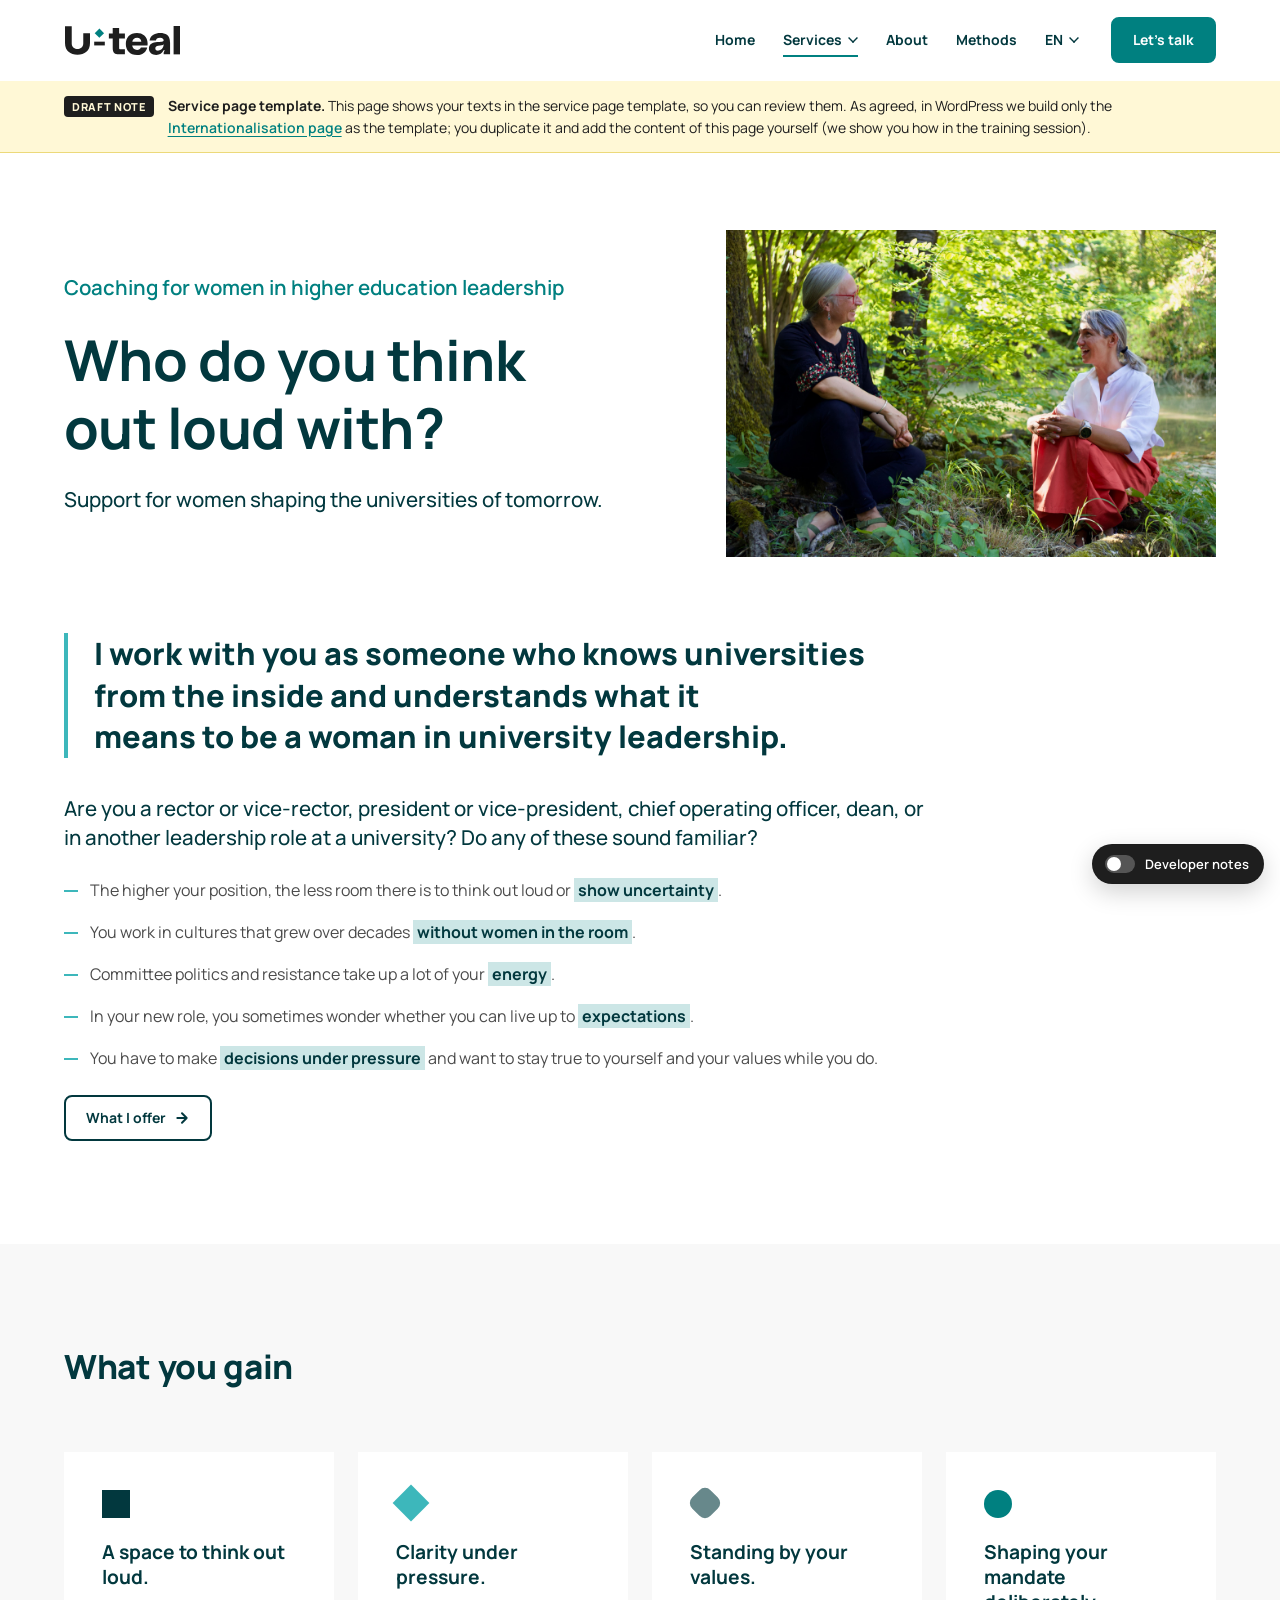
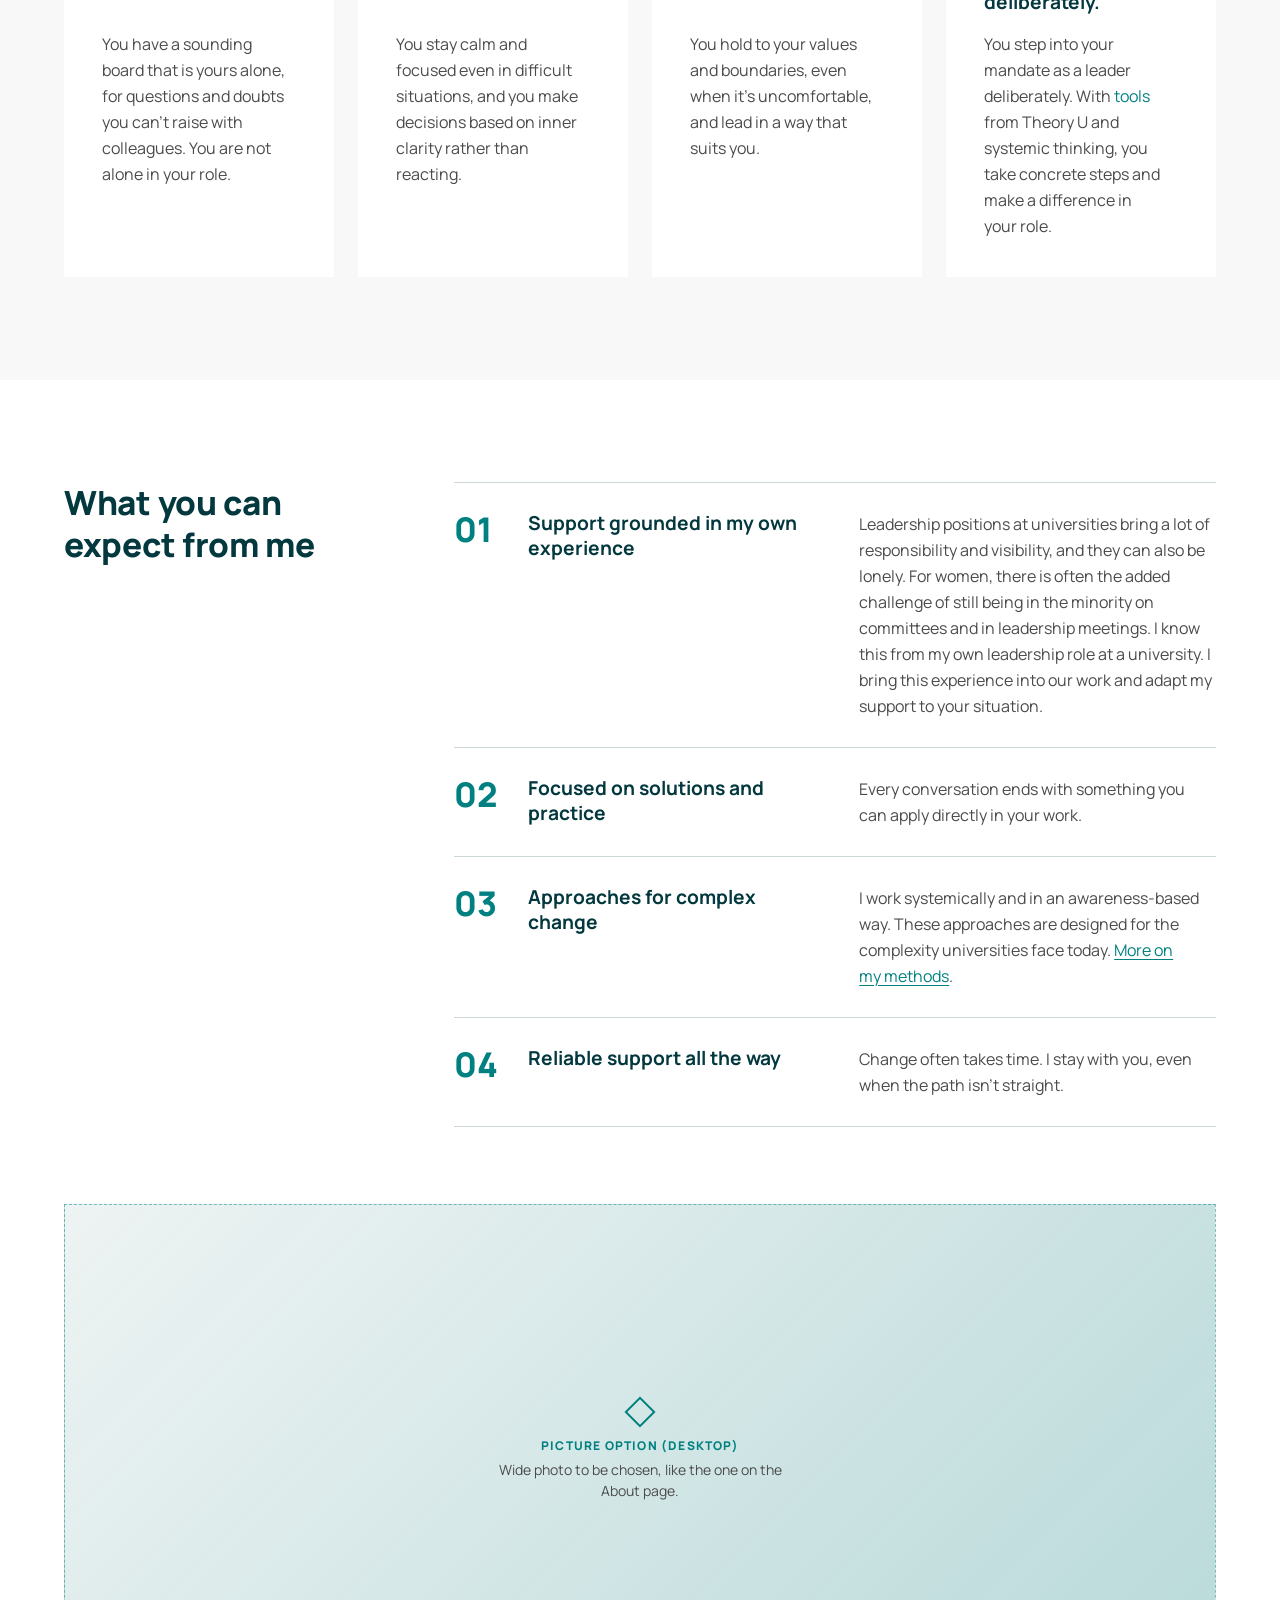
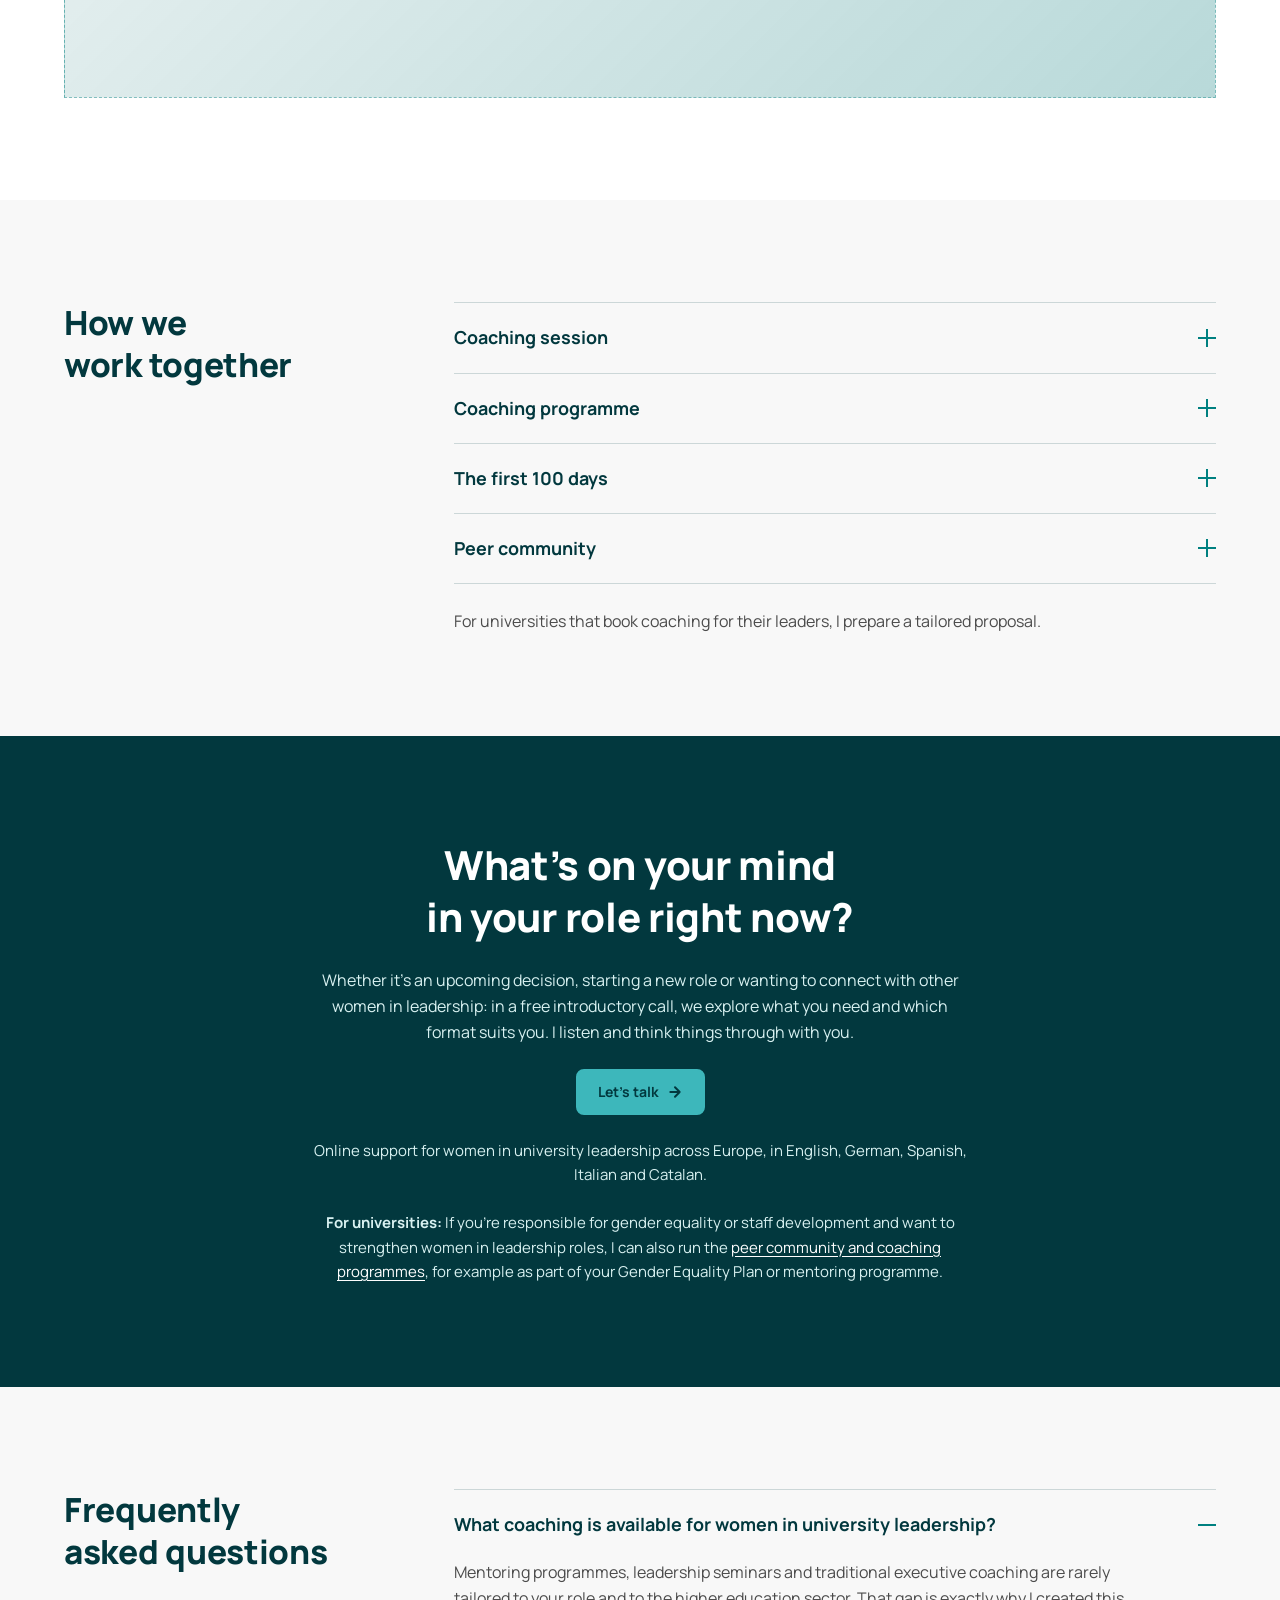
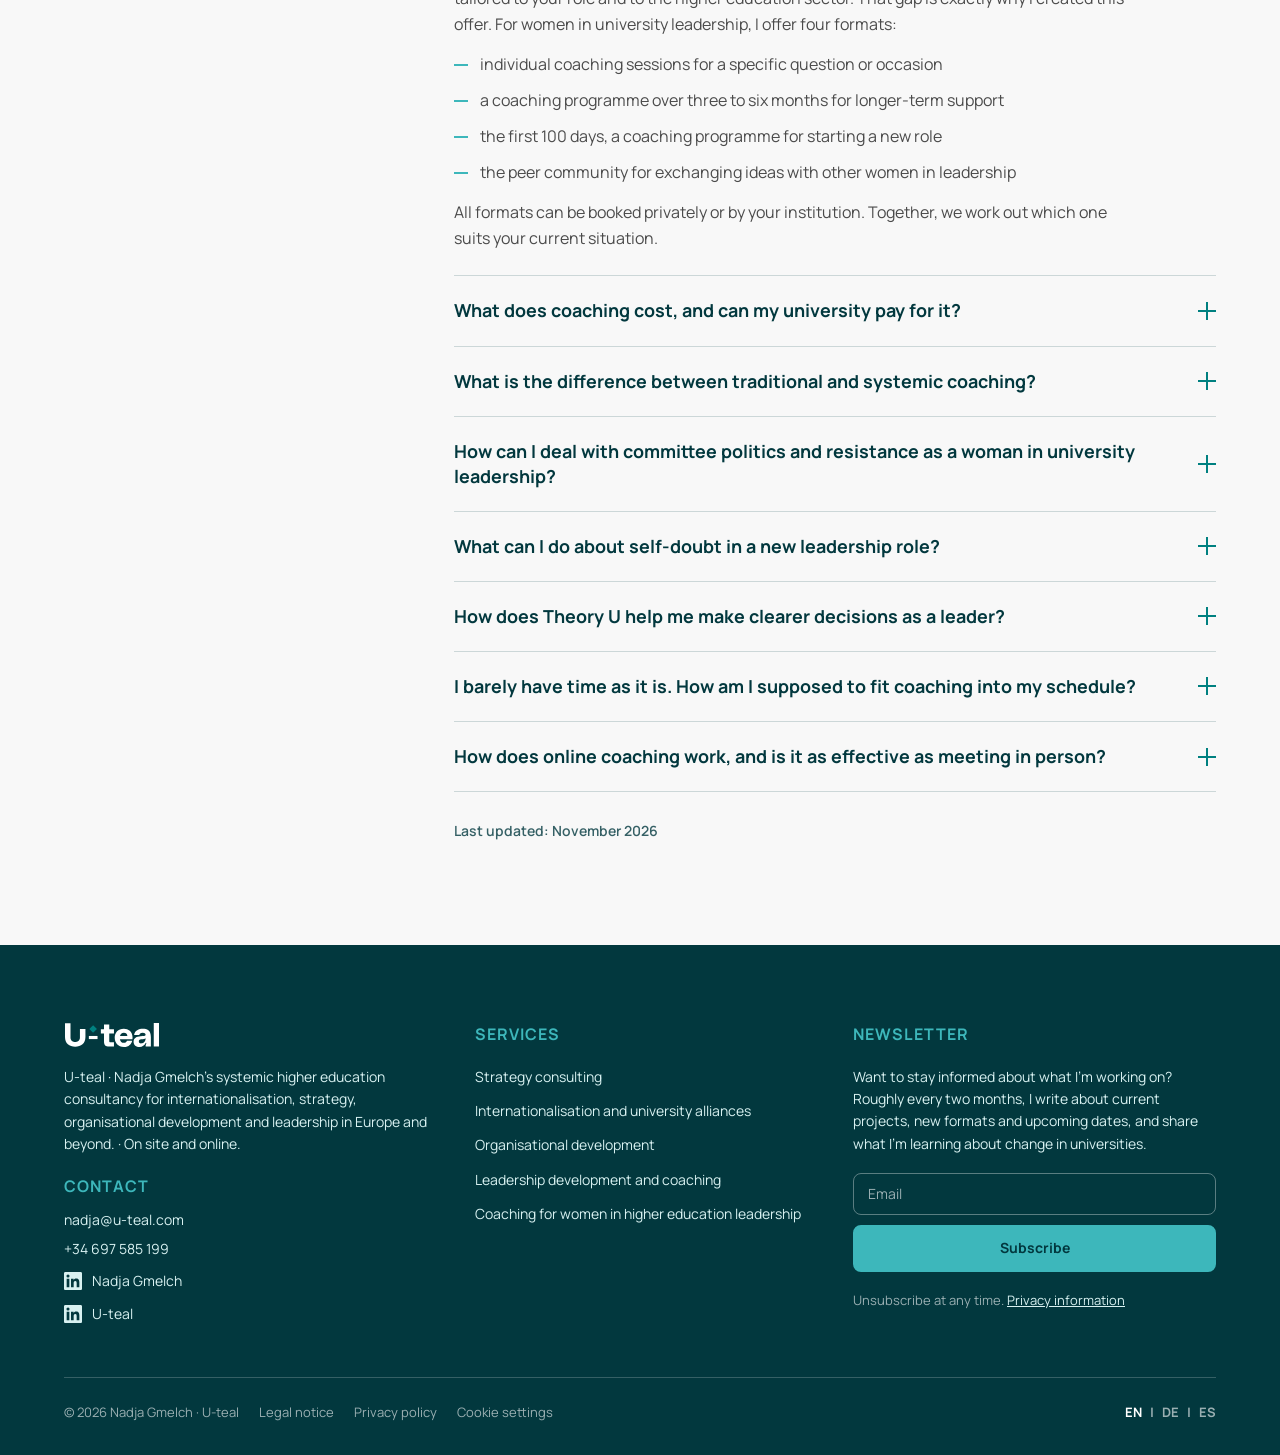
<file: women-in-higher-education-leadership.html>
<!DOCTYPE html>
<!--
================================================================================
  U-TEAL · Coaching for women (EN) · HTML mockup — Draft 1
  SERVICE PAGE TEMPLATE (same sections + service.css as internationalisation.html)
================================================================================
  Content: client Google Doc "Coaching for women" (only the doc's texts and links;
  pictures only at "Picture option"). Headings: "H1/H2/H3" labels win,
  otherwise doc H3 = page H2, doc H4 = page H3.
================================================================================
-->
<html lang="en">
  <head>
    <meta charset="utf-8" />
    <meta name="viewport" content="width=device-width, initial-scale=1" />

    <!-- SEO (Yoast: SEO title / Meta description / Social) -->
    <title>Coaching for women in higher education | U-teal</title>
    <meta
      name="description"
      content="Coaching and leadership development for women in university leadership: one-to-one and in a peer community, for the first 100 days and times of change."
    />
    <meta property="og:type" content="website" />
    <meta property="og:title" content="Who do you think out loud with? | U-teal" />
    <meta
      property="og:description"
      content="Coaching and a peer community for women rectors, presidents, heads of administration and deans, with a coach who knows universities from the inside."
    />
    <meta property="og:image" content="assets/images/hero.png" />

    <link rel="icon" type="image/png" href="assets/images/brand/mark-primary-bg-white-square.png" />
    <link rel="apple-touch-icon" href="assets/images/brand/mark-primary-bg-white-square.png" />

    <link rel="preconnect" href="https://fonts.googleapis.com" />
    <link rel="preconnect" href="https://fonts.gstatic.com" crossorigin />
    <link
      rel="stylesheet"
      href="https://fonts.googleapis.com/css2?family=Manrope:wght@300;400;500;600;700;800&display=swap"
    />

    <link rel="stylesheet" href="assets/css/global.css" />
    <link rel="stylesheet" href="assets/css/service.css" />
  </head>

  <body>
    <!-- ======================================================================
         S01 · HEADER
         Elementor: Theme Builder › Header (sticky)
         Widgets: Site Logo (SVG) · Nav Menu (Home · Services ▾ · About ·
                  Methods) · Polylang language switcher (codes EN / DE / ES) · Button
         ====================================================================== -->
    <header class="site-header" id="top">
      <div class="dev-note">
        S01 · Theme Builder › Header (sticky) — Site Logo · Nav Menu with
        "Services" submenu · Polylang switcher as dropdown (EN ▾) · Button "Let's talk"
      </div>

      <div class="container site-header__inner">
        <a class="site-logo" href="index.html" aria-label="U-teal home">
          <img src="assets/images/brand/logo-uteal.svg" alt="U-teal" width="117" height="31" />
        </a>

        <!-- Mobile menu button (designer icon: bar · diamond · bar) -->
        <button
          class="menu-toggle"
          type="button"
          aria-label="Open menu"
          aria-expanded="false"
          aria-controls="site-nav"
        >
          <span class="menu-toggle__bar menu-toggle__bar--top"></span>
          <span class="menu-toggle__diamond"></span>
          <span class="menu-toggle__bar menu-toggle__bar--bottom"></span>
        </button>

        <nav class="site-nav" id="site-nav" aria-label="Main">
          <ul class="nav-list">
            <li><a class="nav-link" href="index.html">Home</a></li>

            <!-- Services dropdown (final wording tbc by client) -->
            <li>
              <button class="nav-link is-active" type="button" aria-expanded="false" aria-controls="submenu-services" data-dropdown>
                Services <span class="nav-link__chev" aria-hidden="true"></span>
              </button>
              <ul class="submenu" id="submenu-services">
                <li><a href="internationalisation.html">Internationalisation and university alliances</a></li>
                <li><a href="strategy-consulting.html">Strategy consulting</a></li>
                <li><a href="organisational-development.html">Organisational development</a></li>
                <li><a href="leadership-development.html">Leadership development and coaching</a></li>
                <li class="submenu__divider" aria-hidden="true"></li>
                <li><a href="women-in-higher-education-leadership.html" aria-current="page">Coaching for women in higher education leadership</a></li>
              </ul>
            </li>

            <li><a class="nav-link" href="about-me.html">About</a></li>
            <li><a class="nav-link" href="methods.html">Methods</a></li>

            <!-- Language switcher (Polylang, menu item "Displays as dropdown"):
                 current code + arrow, the other languages in the dropdown.
                 Scales to 4+ languages (feedback round 2, G1). No globe icon. -->
            <li class="lang">
              <button class="nav-link lang__btn" type="button" aria-expanded="false" aria-controls="submenu-lang" aria-label="Language: English. Change language" data-dropdown>
                EN <span class="nav-link__chev" aria-hidden="true"></span>
              </button>
              <ul class="submenu lang__menu" id="submenu-lang">
                <li><a href="women-in-higher-education-leadership.html" aria-current="true" lang="en">English</a></li>
                <li><a href="#" data-todo="/de/" lang="de">Deutsch</a></li>
                <li><a href="#" data-todo="/es/" lang="es">Español</a></li>
              </ul>
            </li>
          </ul>

          <a class="btn btn--primary" href="contact.html">Let’s talk</a>

          <!-- Elementor build notes for the mobile menu (visible with developer notes on, menu open) -->
          <div class="dev-note dev-note--inline">
            <strong>MOBILE MENU · Elementor Pro › Nav Menu widget</strong>
            <ul>
              <li>Layout: Horizontal · Breakpoint: Tablet (Site Settings › Layout › Breakpoints: Tablet = 999px).</li>
              <li>Mobile dropdown: Full width ON · Align: start · Toggle icon: custom SVG (bar · diamond · bar), colour #02383E, size 22px.</li>
              <li>Dropdown items: Manrope 16px/700 #02383E · padding 15px 0 · divider 1px #CCD7D8 · active: text #008080 + 3px left border.</li>
              <li>Submenu ("Services"): indicator chevron on the right · bg #F8F8F8 · items 15px/600 · padding 12px 16px.</li>
              <li>Languages: Polylang "Language switcher" menu item, "Displays as dropdown": parent shows the current code (EN ▾), sub-items the other languages. No flags, no globe icon (round 2, G1).</li>
              <li>"Let's talk": last menu item with CSS class <code>menu-cta</code> styled as a button (or hide the header button on mobile: the floating Let's talk is always visible).</li>
            </ul>
            <div class="dev-svgs">
              <p class="dev-svgs__label">SVG · Nav Menu › Toggle icon (normal / active)</p>
              <div class="dev-svgs__grid">
                <div class="dev-svg">
                  <img src="assets/images/svg/icon-menu.svg" alt="" width="28" height="28" />
                  <span class="dev-svg__name">icon-menu.svg</span>
                  <button class="copy-btn" type="button" data-copy>Copy</button>
                  <a class="copy-btn" href="assets/images/svg/icon-menu.svg" download>Download</a>
                  <code hidden>&lt;svg xmlns=&quot;http://www.w3.org/2000/svg&quot; viewBox=&quot;0 0 26 22&quot; width=&quot;26&quot; height=&quot;22&quot;&gt;&lt;rect x=&quot;0&quot; y=&quot;2&quot; width=&quot;22&quot; height=&quot;4&quot; fill=&quot;#02383E&quot;/&gt;&lt;rect x=&quot;9.5&quot; y=&quot;7.5&quot; width=&quot;7&quot; height=&quot;7&quot; transform=&quot;rotate(45 13 11)&quot; fill=&quot;#008080&quot;/&gt;&lt;rect x=&quot;4&quot; y=&quot;16&quot; width=&quot;22&quot; height=&quot;4&quot; fill=&quot;#02383E&quot;/&gt;&lt;/svg&gt;</code>
                </div>
                <div class="dev-svg">
                  <img src="assets/images/svg/icon-menu-close.svg" alt="" width="28" height="28" />
                  <span class="dev-svg__name">icon-menu-close.svg</span>
                  <button class="copy-btn" type="button" data-copy>Copy</button>
                  <a class="copy-btn" href="assets/images/svg/icon-menu-close.svg" download>Download</a>
                  <code hidden>&lt;svg xmlns=&quot;http://www.w3.org/2000/svg&quot; viewBox=&quot;0 0 22 22&quot; width=&quot;22&quot; height=&quot;22&quot;&gt;&lt;rect x=&quot;-2&quot; y=&quot;9&quot; width=&quot;26&quot; height=&quot;4&quot; transform=&quot;rotate(45 11 11)&quot; fill=&quot;#02383E&quot;/&gt;&lt;rect x=&quot;-2&quot; y=&quot;9&quot; width=&quot;26&quot; height=&quot;4&quot; transform=&quot;rotate(-45 11 11)&quot; fill=&quot;#02383E&quot;/&gt;&lt;/svg&gt;</code>
                </div>
              </div>
            </div>
          </div>
        </nav>
      </div>
    </header>
    <!-- /S01 · HEADER -->

    <!-- ======================================================================
         SEO BOX (developer only — copy-paste into Yoast for this page)
         ====================================================================== -->
    <aside class="seo-box dev-only" aria-label="SEO values for this page">
      <div class="seo-box__inner">
        <p class="seo-box__title"><span>SEO · Coaching for women (EN) → Yoast SEO</span><span>Slug: /women-in-higher-education-leadership</span></p>
        <dl>
          <dt>Title tag</dt><dd data-count>Coaching for women in higher education | U-teal</dd><dd><button class="copy-btn" type="button">Copy</button></dd>
          <dt>Meta description</dt><dd data-count>Coaching and leadership development for women in university leadership: one-to-one and in a peer community, for the first 100 days and times of change.</dd><dd><button class="copy-btn" type="button">Copy</button></dd>
          <dt>OG title</dt><dd data-count>Who do you think out loud with? | U-teal</dd><dd><button class="copy-btn" type="button">Copy</button></dd>
          <dt>OG description</dt><dd data-count>Coaching and a peer community for women rectors, presidents, heads of administration and deans, with a coach who knows universities from the inside.</dd><dd><button class="copy-btn" type="button">Copy</button></dd>
          <dt>Slug</dt><dd>/women-in-higher-education-leadership</dd><dd></dd>
          <dt>H1</dt><dd>Coaching for women in higher education leadership</dd><dd><button class="copy-btn" type="button">Copy</button></dd>
        </dl>
        <div class="seo-box__outline">
          <p class="seo-box__subtitle">Heading structure (from the client doc; set the same HTML tag in each Elementor Heading widget / Accordion title)</p>
          <ol class="heading-outline" data-heading-outline></ol>
          <p class="seo-box__hint">SERVICE PAGE TEMPLATE. Client doc: 1Du8KHvFba4geWLz4HfSp_Uc82qi-fi8P8MQtqpkjAR0. "How we work together" + FAQ = Accordion (closed; FAQ first item open).</p>
        </div>
      </div>
    </aside>

    <!-- MOCKUP NOTE (review only — not part of the website, don't build in WordPress) -->
    <aside class="mockup-banner" aria-label="Note about this draft">
      <div class="container mockup-banner__inner">
        <span class="mockup-banner__tag">Draft note</span>
        <p>
          <strong>Service page template.</strong> This page shows your texts in
          the service page template, so you can review them. As agreed, in
          WordPress we build only the
          <a href="internationalisation.html">Internationalisation page</a> as
          the template; you duplicate it and add the content of this page
          yourself (we show you how in the training session).
        </p>
      </div>
    </aside>

    <main>
      <!-- Mobile / tablet build notes for this page (developer notes only) -->
      <div class="container dev-only">
        <div class="dev-note dev-note--inline">
          <strong>MOBILE &amp; TABLET · this page (service template, same on all 5 service pages)</strong>
          <ul>
            <li><strong>Hero</strong>: one column; H1 · H2 · subtitle, then the <strong>photo</strong> (after the subtitle, before the situations; round 2, S1).</li>
            <li><strong>Situations</strong>: already one column on all screens (statement · question · bullets · picture · button).</li>
            <li><strong>Gains</strong>: 3 cards → 1 col below 1000px; 4 cards → 2 cols up to 1199px → 1 col below 600px.</li>
            <li><strong>What you can expect</strong>: H2 not sticky; numbered rows one column (number + title, text below).</li>
            <li><strong>How we work together / FAQ</strong>: H2 above the accordion (one column).</li>
            <li><strong>From my practice</strong>: quotes 1 col on mobile (auto-fit); case cards 3 cols → 2 cols (700–999px) → 1 col below 700px.</li>
            <li><strong>CTA band</strong>: centred, unchanged.</li>
          </ul>
        </div>
      </div>

      <!-- ====================================================================
           S02 · HERO (service template)
           Elementor: Container › Heading H1 (small, teal, 18–21px) · Heading H2
                      (display) · Text (lead style). No picture (none in the doc).
           ==================================================================== -->
      <section class="service-hero">
        <div class="dev-note">S02 · Hero — H1 small (teal 21px/600 · clamp(18px, 1.6vw, 21px), round 3 G1) · H2 display · text (lead style)</div>
        <div class="dev-note dev-note--inline">
          <strong>HERO · build notes</strong>
          <ul>
            <li>Row Container: [H1 · H2 · subtitle] | Image (photo option, round 2, S1), Align items: Stretch, image Object fit Cover.</li>
            <li>Mobile: photo after the subtitle, before the situations section (column order = content first).</li>
          </ul>
        </div>
        <div class="container service-hero__grid">
          <div class="service-hero__content">
            <h1 class="service-hero__h1">Coaching for women in higher education leadership</h1>
            <h2 class="display">Who do you think out loud with?</h2>
            <p class="lead service-hero__lead">Support for women shaping the universities of tomorrow.</p>
          </div>
          <!-- Photo option next to the title (round 2, S1). Mobile: after the
               subtitle, before "In situations like these". -->
          <!-- IMG_2468 (nature, women in conversation) moved here from Home (round 3, H2) -->
          <figure class="picture service-hero__picture">
            <img src="assets/images/photos/IMG_2468-how-i-work.jpg" alt="Nadja Gmelch in conversation with a woman, sitting under trees by a river" width="2400" height="1600" />
          </figure>
        </div>
      </section>
      <!-- /S02 · HERO -->

      <!-- ====================================================================
           S03 · SITUATIONS
           Elementor: Container (row) › Text (lead) | Icon List (dash) · Text ·
                      Image ("Picture option") · Button "What I offer" → #offer
           ==================================================================== -->
      <section class="section situations">
        <div class="dev-note">S03 · Situations — lead | list · text · picture · button (doc order)</div>
        <div class="dev-note dev-note--inline">
          <strong>SITUATIONS · build notes</strong>
          <ul>
            <li>Order: key sentence (Heading, tag p, 24–32px/800, border-left 4px #3DB7BB) · question (lead) · bullet list · picture · button — ONE column, nothing sticky (feedback S2).</li>
            <li>Bullets: Text Editor list (dash bullets via Custom CSS or Icon List). Highlighted words wrapped in <code>&lt;mark&gt;</code> (round 2, S3).</li>
          </ul>
          <div class="dev-code">
            <div class="dev-code__head"><span>HTML · Text Editor › Text tab (widget CSS class: dash-list)</span><button class="copy-btn" type="button" data-copy>Copy</button></div>
            <pre><code>&lt;ul&gt;
  &lt;li&gt;Your university … there is &lt;mark&gt;no shared strategy&lt;/mark&gt; that …&lt;/li&gt;
  &lt;li&gt;…&lt;/li&gt;
&lt;/ul&gt;</code></pre>
          </div>
        </div>
        <div class="container situations__flow">
          <!-- Most visible element (feedback S2). Elementor: Heading, HTML tag p -->
          <p class="situations__statement">I work with you as someone who knows universities from the inside and understands what it means to be a woman in university leadership.</p>
          <p class="lead situations__question">Are you a rector or vice-rector, president or vice-president, chief operating officer, dean, or in another leadership role at a university? Do any of these sound familiar?</p>
          <div class="stack">
            <ul class="dash-list body">
              <li>The higher your position, the less room there is to think out loud or <mark class="highlight">show uncertainty</mark>.</li>
              <li>You work in cultures that grew over decades <mark class="highlight">without women in the room</mark>.</li>
              <li>Committee politics and resistance take up a lot of your <mark class="highlight">energy</mark>.</li>
              <li>In your new role, you sometimes wonder whether you can live up to <mark class="highlight">expectations</mark>.</li>
              <li>You have to make <mark class="highlight">decisions under pressure</mark> and want to stay true to yourself and your values while you do.</li>
            </ul>
            <figure class="img-ph situations__img mobile-only" style="aspect-ratio: 3 / 2" role="img" aria-label="Picture option"><span class="img-ph__mark" aria-hidden="true"></span><figcaption class="img-ph__label"><strong>Picture option</strong>Photo to be chosen.</figcaption></figure>
            <div class="situations__cta"><a class="btn btn--outline btn--arrow" href="#offer">What I offer</a></div>
          </div>
        </div>
      </section>
      <!-- /S03 · SITUATIONS -->

      <!-- S04 · GAINS — Elementor: H2 · 4 cards (shape · H3 · text), global 5.7 -->
      <section class="section section--soft gains">
        <div class="dev-note">S04 · What you gain — H2 · 4 cards (shape · H3 · text)</div>
        <div class="dev-note dev-note--inline">
          <strong>GAINS · build notes</strong>
          <ul>
            <li>Grid Container (3 or 4 cols) › each card class <code>subgrid-3</code> (shape · H3 · text), so all texts start at the same height (round 2, S5).</li>
            <li>Shape colours: square #02383E · diamond #3DB7BB · rounded diamond #67888B · circle #008080 (last two differ, feedback S3).</li>
          </ul>
          <div class="dev-code">
            <div class="dev-code__head"><span>CSS classes</span><button class="copy-btn" type="button" data-copy>Copy</button></div>
            <pre><code>Parent container › Layout: Grid › 3 or 4 columns
Each card container › Layout: Grid › CSS Classes: subgrid-3</code></pre>
          </div>
          <div class="dev-svgs">
            <p class="dev-svgs__label">SVG · gain card shapes (set rounded diamond colour #67888B in the widget)</p>
            <div class="dev-svgs__grid">
              <div class="dev-svg">
                <img src="assets/images/svg/shape-square.svg" alt="" width="28" height="28" />
                <span class="dev-svg__name">shape-square.svg</span>
                <button class="copy-btn" type="button" data-copy>Copy</button>
                <a class="copy-btn" href="assets/images/svg/shape-square.svg" download>Download</a>
                <code hidden>&lt;svg xmlns=&quot;http://www.w3.org/2000/svg&quot; viewBox=&quot;0 0 24 24&quot; width=&quot;24&quot; height=&quot;24&quot;&gt;&lt;rect width=&quot;24&quot; height=&quot;24&quot; fill=&quot;#02383E&quot;/&gt;&lt;/svg&gt;</code>
              </div>
              <div class="dev-svg">
                <img src="assets/images/svg/shape-diamond.svg" alt="" width="28" height="28" />
                <span class="dev-svg__name">shape-diamond.svg</span>
                <button class="copy-btn" type="button" data-copy>Copy</button>
                <a class="copy-btn" href="assets/images/svg/shape-diamond.svg" download>Download</a>
                <code hidden>&lt;svg xmlns=&quot;http://www.w3.org/2000/svg&quot; viewBox=&quot;0 0 24 24&quot; width=&quot;24&quot; height=&quot;24&quot;&gt;&lt;path d=&quot;M12 0 24 12 12 24 0 12Z&quot; fill=&quot;#3DB7BB&quot;/&gt;&lt;/svg&gt;</code>
              </div>
              <div class="dev-svg">
                <img src="assets/images/svg/shape-rounded-diamond.svg" alt="" width="28" height="28" />
                <span class="dev-svg__name">shape-rounded-diamond.svg</span>
                <button class="copy-btn" type="button" data-copy>Copy</button>
                <a class="copy-btn" href="assets/images/svg/shape-rounded-diamond.svg" download>Download</a>
                <code hidden>&lt;svg xmlns=&quot;http://www.w3.org/2000/svg&quot; viewBox=&quot;0 0 24 24&quot; width=&quot;24&quot; height=&quot;24&quot;&gt;&lt;rect x=&quot;4.5&quot; y=&quot;4.5&quot; width=&quot;15&quot; height=&quot;15&quot; rx=&quot;3&quot; transform=&quot;rotate(45 12 12)&quot; fill=&quot;#3DB7BB&quot;/&gt;&lt;/svg&gt;</code>
              </div>
              <div class="dev-svg">
                <img src="assets/images/svg/shape-circle.svg" alt="" width="28" height="28" />
                <span class="dev-svg__name">shape-circle.svg</span>
                <button class="copy-btn" type="button" data-copy>Copy</button>
                <a class="copy-btn" href="assets/images/svg/shape-circle.svg" download>Download</a>
                <code hidden>&lt;svg xmlns=&quot;http://www.w3.org/2000/svg&quot; viewBox=&quot;0 0 24 24&quot; width=&quot;24&quot; height=&quot;24&quot;&gt;&lt;circle cx=&quot;12&quot; cy=&quot;12&quot; r=&quot;12&quot; fill=&quot;#008080&quot;/&gt;&lt;/svg&gt;</code>
              </div>
            </div>
          </div>
        </div>
        <div class="container">
          <div class="section-head"><h2 class="h2">What you gain</h2></div>
          <div class="principles__grid principles__grid--4">
            <article class="principle">
              <span class="principle__shape " aria-hidden="true"></span>
              <h3 class="h4">A space to think out loud.</h3>
              <p class="body">You have a sounding board that is yours alone, for questions and doubts you can’t raise with colleagues. You are not alone in your role.</p>
            </article>
            <article class="principle">
              <span class="principle__shape principle__shape--diamond" aria-hidden="true"></span>
              <h3 class="h4">Clarity under pressure.</h3>
              <p class="body">You stay calm and focused even in difficult situations, and you make decisions based on inner clarity rather than reacting.</p>
            </article>
            <article class="principle">
              <span class="principle__shape principle__shape--rounded" aria-hidden="true"></span>
              <h3 class="h4">Standing by your values.</h3>
              <p class="body">You hold to your values and boundaries, even when it’s uncomfortable, and lead in a way that suits you.</p>
            </article>
            <article class="principle">
              <span class="principle__shape principle__shape--circle" aria-hidden="true"></span>
              <h3 class="h4">Shaping your mandate deliberately.</h3>
              <p class="body">You step into your mandate as a leader deliberately. With <a href="methods.html">tools</a> from Theory U and systemic thinking, you take concrete steps and make a difference in your role.</p>
            </article>
          </div>
        </div>
      </section>

      <!-- S05 · EXPECT — Elementor: H2 (sticky) | numbered rows (number · H3 | text) -->
      <section class="section expect">
        <div class="dev-note">S05 · What you can expect from me — H2 | 4 numbered rows</div>
        <div class="container expect__grid">
          <div class="expect__head"><h2 class="h2">What you can expect from me</h2></div>
          <div class="num-rows">
            <div class="num-row expect__row">
              <div class="num-row__head">
                <span class="num-row__num">01</span>
                <h3 class="h4">Support grounded in my own experience</h3>
              </div>
              <p class="body">Leadership positions at universities bring a lot of responsibility and visibility, and they can also be lonely. For women, there is often the added challenge of still being in the minority on committees and in leadership meetings. I know this from my own leadership role at a university. I bring this experience into our work and adapt my support to your situation.</p>
            </div>
            <div class="num-row expect__row">
              <div class="num-row__head">
                <span class="num-row__num">02</span>
                <h3 class="h4">Focused on solutions and practice</h3>
              </div>
              <p class="body">Every conversation ends with something you can apply directly in your work.</p>
            </div>
            <div class="num-row expect__row">
              <div class="num-row__head">
                <span class="num-row__num">03</span>
                <h3 class="h4">Approaches for complex change</h3>
              </div>
              <p class="body">I work systemically and in an awareness-based way. These approaches are designed for the complexity universities face today. <a href="methods.html">More on my methods</a>.</p>
            </div>
            <div class="num-row expect__row">
              <div class="num-row__head">
                <span class="num-row__num">04</span>
                <h3 class="h4">Reliable support all the way</h3>
              </div>
              <p class="body">Change often takes time. I stay with you, even when the path isn’t straight.</p>
            </div>
          </div>
        </div>
        <!-- Second picture (round 4): wide, full container width, between
             "What you can expect from me" and "How we work together" (like the
             About page). Desktop/laptop only; mobile uses the picture under
             the bullet points. Elementor: Image · Hide on Tablet + Mobile. -->
        <div class="container">
          <figure class="img-ph expect__wide desktop-only" role="img" aria-label="Picture option"><span class="img-ph__mark" aria-hidden="true"></span><figcaption class="img-ph__label"><strong>Picture option (desktop)</strong>Wide photo to be chosen, like the one on the About page.</figcaption></figure>
        </div>
      </section>

      <!-- S06 · HOW WE WORK TOGETHER (#offer) — client note: only the titles are
           visible at first, the text expands on click.
           Elementor: Container (CSS ID offer, row) › H2 | Accordion (title tag H3,
                      all closed; CSS ID per item = anchor) -->
      <section class="section section--soft offer" id="offer">
        <div class="dev-note">S06 · How we work together (CSS ID offer) — H2 | Accordion (4 items, H3, closed)</div>
        <div class="container faq__grid">
          <div class="faq__head"><h2 class="h2">How we work together</h2></div>
          <div>
            <div class="faq-list">
              <details class="faq-item offer-item" id="coaching-session">
                <summary><h3 class="faq-item__q">Coaching session</h3><span class="faq-item__icon" aria-hidden="true"></span></summary>
                <div class="faq-item__a">
                  <p class="body">A single coaching session helps when a decision needs clarity now, or when you want to reflect on a difficult situation before you act. You book sessions of 45 or 60 minutes, as often and at whatever intervals you need, with no fixed rhythm or package. Each session is devoted to exactly the topic you bring. I work according to the principles of systemic coaching and make sure you leave with concrete insights and next steps.</p>
                  <p class="body"><strong>Fees:</strong> 45 minutes €[price], 60 minutes €[price], [VAT note]</p>
                  <div class="offer-item__cta"><a class="btn btn--primary btn--arrow" href="contact.html">Let’s talk</a></div>
                </div>
              </details>
              <details class="faq-item offer-item" id="coaching-programme">
                <summary><h3 class="faq-item__q">Coaching programme</h3><span class="faq-item__icon" aria-hidden="true"></span></summary>
                <div class="faq-item__a">
                  <p class="body">A coaching programme supports you through a change that takes time. I stay at your side over several months, even when change doesn’t follow a straight line. Together, we design a programme over three to six months: regular sessions of 45 or 60 minutes, every two to four weeks. In addition, there is an asynchronous channel for urgent matters between sessions, with a reply within 48 hours. This way, the change in your leadership becomes visible, at the pace your situation needs.</p>
                  <p class="body"><strong>Fees:</strong> three months from €[price], six months from €[price], [VAT note]. The exact price depends on the number and length of sessions.</p>
                  <div class="offer-item__cta"><a class="btn btn--primary btn--arrow" href="contact.html">Let’s talk</a></div>
                </div>
              </details>
              <details class="faq-item offer-item" id="the-first-100-days">
                <summary><h3 class="faq-item__q">The first 100 days</h3><span class="faq-item__icon" aria-hidden="true"></span></summary>
                <div class="faq-item__a">
                  <p class="body">When you take on a new leadership role, the first few weeks often set the course for how confident and effective you feel in the role later on. In a coaching programme for this phase, we look at how you lead, how your most important relationships develop and how your leadership plays out within the institution. For women, there is often another layer: structures and cultures that developed over decades without women in the room. Together, we look at how you move within them and where you want to lead differently, on purpose. The programme lasts three months, with sessions of 45 or 60 minutes every two weeks. It works best if you start shortly before taking office.</p>
                  <p class="body"><strong>Fees:</strong> €[price], [VAT note]</p>
                  <div class="offer-item__cta"><a class="btn btn--primary btn--arrow" href="contact.html">Let’s talk</a></div>
                </div>
              </details>
              <details class="faq-item offer-item" id="peer-community">
                <summary><h3 class="faq-item__q">Peer community</h3><span class="faq-item__icon" aria-hidden="true"></span></summary>
                <div class="faq-item__a">
                  <p class="body">In the peer community, you look for answers together with women in similar situations. Each group has no more than eight women, matched by level and career path and as similar as possible in language and culture. You meet five to six times, once a month. Each session focuses on one or two participants and their concrete questions. I hold the space for in-depth exchange using proven methods of peer reflection, such as the <a href="methods.html#case-clinic">Case Clinics</a> from Theory U.</p>
                  <p class="body"><strong>Fees:</strong> €[price] per participant for five to six meetings, [VAT note]</p>
                  <p class="body">Next group: spring 2027, online, in English. <a href="contact.html">Register your interest now</a>.</p>
                </div>
              </details>
            </div>
            <p class="body offer__note">For universities that book coaching for their leaders, I prepare a tailored proposal.</p>
          </div>
        </div>
      </section>

      <!-- S07 · CTA — Elementor: Container (dark) › H2 · Text · Button "Let's talk" → /contact -->
      <section class="section service-cta">
        <div class="dev-note">S07 · CTA — H2 · text · button (dark band)</div>
        <div class="container cta-block">
          <h2 class="cta-block__title">What’s on your mind in your role right now?</h2>
          <p class="body service-cta__text">Whether it’s an upcoming decision, starting a new role or wanting to connect with other women in leadership: in a free introductory call, we explore what you need and which format suits you. I listen and think things through with you.</p>
          <a class="btn btn--accent btn--arrow" href="contact.html">Let’s talk</a>
          <p class="body service-cta__note">Online support for women in university leadership across Europe, in English, German, Spanish, Italian and Catalan.</p>
          <p class="body service-cta__note"><strong>For universities:</strong> If you’re responsible for gender equality or staff development and want to strengthen women in leadership roles, I can also run the <a href="leadership-development.html#programmes">peer community and coaching programmes</a>, for example as part of your Gender Equality Plan or mentoring programme.</p>
        </div>
      </section>

      <!-- S08 · FAQ — Elementor: H2 | Accordion (title tag H3, FAQ Schema ON) · "Last updated" -->
      <section class="section section--soft faq" id="faq">
        <div class="dev-note">S08 · FAQ — H2 | Accordion (8 items, H3, FAQ Schema ON)</div>
        <div class="container faq__grid">
          <div class="faq__head"><h2 class="h2">Frequently asked questions</h2></div>
          <div>
            <div class="faq-list">
              <details class="faq-item" id="faq-1" open>
                <summary><h3 class="faq-item__q">What coaching is available for women in university leadership?</h3><span class="faq-item__icon" aria-hidden="true"></span></summary>
                <div class="faq-item__a">
                  <p class="body">Mentoring programmes, leadership seminars and traditional executive coaching are rarely tailored to your role and to the higher education sector. That gap is exactly why I created this offer. For women in university leadership, I offer four formats:</p>
                  <ul class="dash-list body"><li>individual coaching sessions for a specific question or occasion</li><li>a coaching programme over three to six months for longer-term support</li><li>the first 100 days, a coaching programme for starting a new role</li><li>the peer community for exchanging ideas with other women in leadership</li></ul>
                  <p class="body">All formats can be booked privately or by your institution. Together, we work out which one suits your current situation.</p>
                </div>
              </details>
              <details class="faq-item" id="faq-2">
                <summary><h3 class="faq-item__q">What does coaching cost, and can my university pay for it?</h3><span class="faq-item__icon" aria-hidden="true"></span></summary>
                <div class="faq-item__a">
                  <p class="body">A single session costs €[price] for 45 minutes and €[price] for 60 minutes. A three-month coaching programme starts at €[price]. Many universities pay for coaching for their leaders, for example through staff development or the equality office. It’s worth asking there. I’m happy to prepare a proposal for your university.</p>
                </div>
              </details>
              <details class="faq-item" id="faq-3">
                <summary><h3 class="faq-item__q">What is the difference between traditional and systemic coaching?</h3><span class="faq-item__icon" aria-hidden="true"></span></summary>
                <div class="faq-item__a">
                  <p class="body">Traditional coaching usually focuses on you alone, often on your behaviour or how you come across. Systemic coaching always works with you in the context of the system you interact with: you affect the institution, and the institution affects you. Together, we look at how you perceive things, what you want and how you act, and we look for solutions to your challenges within the system.</p>
                </div>
              </details>
              <details class="faq-item" id="faq-4">
                <summary><h3 class="faq-item__q">How can I deal with committee politics and resistance as a woman in university leadership?</h3><span class="faq-item__icon" aria-hidden="true"></span></summary>
                <div class="faq-item__a">
                  <p class="body">Committee politics is easier to understand through a systemic lens than through behavioural training alone. Resistance rarely comes from individual people. It comes from the system in which everyone interacts: positions, history, unwritten rules. For women, there is often another layer, because many of these rules developed at a time when women were not in the room. You become effective once you look closely at how the system actually works, before you act. At the <a href="https://www.uoc.edu/en" target="_blank" rel="noopener">UOC</a>, I sat on the senate as a representative of administrative staff and, as Director Europe and Open Knowledge, on the Research and Knowledge Transfer Committee. At the <a href="https://www.acup.cat/en" target="_blank" rel="noopener">ACUP</a>, I chaired committees with vice-rectors from the Catalan universities. I know these rooms from the inside, and I work with you concretely on your situation.</p>
                </div>
              </details>
              <details class="faq-item" id="faq-5">
                <summary><h3 class="faq-item__q">What can I do about self-doubt in a new leadership role?</h3><span class="faq-item__icon" aria-hidden="true"></span></summary>
                <div class="faq-item__a">
                  <p class="body">Self-doubt in a new role is often not a personal weakness but an understandable reaction to a visible position with high expectations. First, it helps to tell whether the doubt comes from a real gap in knowledge or from an <a href="methods.html#inner-team">inherited picture</a> of what leadership should look like. Instead of arguing the doubt away, it helps to pause and ask: what am I here for? That shifts the focus from “Am I good enough?” to what you want to achieve in the role. Small steps to try things out, supported by coaching or peer exchange, turn the new role into a learning process rather than a test.</p>
                </div>
              </details>
              <details class="faq-item" id="faq-6">
                <summary><h3 class="faq-item__q">How does Theory U help me make clearer decisions as a leader?</h3><span class="faq-item__icon" aria-hidden="true"></span></summary>
                <div class="faq-item__a">
                  <p class="body">Theory U is a model for fundamental change in individuals and organisations, developed by Otto Scharmer at MIT. The core idea: the quality of a decision depends on the inner state from which you make it. If you pause and truly perceive what is happening, you can act from what the situation really needs rather than from old patterns. In coaching, this means we pause before you decide, look at your situation from different angles and clarify what really matters to you. That way, you see more clearly what is needed, even in complex situations.</p>
                </div>
              </details>
              <details class="faq-item" id="faq-7">
                <summary><h3 class="faq-item__q">I barely have time as it is. How am I supposed to fit coaching into my schedule?</h3><span class="faq-item__icon" aria-hidden="true"></span></summary>
                <div class="faq-item__a">
                  <p class="body">Especially when your diary is full, a regular space to pause can make a big difference. The sessions are deliberately compact and flexible in frequency, and together we find a rhythm that fits your life. Clients tell me these hours feel like time well spent, because afterwards they see more clearly and decide more easily.</p>
                </div>
              </details>
              <details class="faq-item" id="faq-8">
                <summary><h3 class="faq-item__q">How does online coaching work, and is it as effective as meeting in person?</h3><span class="faq-item__icon" aria-hidden="true"></span></summary>
                <div class="faq-item__a">
                  <p class="body">What counts in our work is the quality of the connection between us, not where we are. I work online with the same methods and the same attention as in person. We meet on Jitsi, and I send you the link in good time. You need a stable internet connection, a working camera and a place where you won’t be disturbed. Because movement, writing and drawing also have a place in our work, some space around you and a pen and paper help. If you’d rather not spend another hour in front of a screen, we can talk by phone, for example while you take a walk. Voice messages and shorter sessions are possible too.</p>
                </div>
              </details>
            </div>
            <p class="service-updated">Last updated: <time datetime="2026-11">November 2026</time></p>
          </div>
        </div>
      </section>
    </main>

    <!-- ======================================================================
         S11 · FOOTER
         Elementor: Theme Builder › Footer
         Col 1: Site Logo (white SVG) · Text · Button
         Col 2: Nav Menu (services)
         Col 3: Text · Form (Pro: first name + email → Mailchimp/Brevo,
                double opt-in) · privacy note
         Bottom bar: copyright · legal links · contact · LinkedIn · EN|DE|ES
         ====================================================================== -->
    <footer class="site-footer">
      <div class="dev-note">
        S11 · Theme Builder › Footer — 3 cols (logo + text + contact ·
        services menu · newsletter form) + bottom bar (Polylang switcher)
      </div>
      <div class="dev-note dev-note--inline">
        <strong>FOOTER · build notes</strong>
        <ul>
          <li>No "Let's talk" button in the footer (round 2, F1).</li>
          <li>Contact: Heading (p) "Contact" · Icon List (email, phone; links mailto: / tel:).</li>
          <li>LinkedIn: Icon List with the LinkedIn icon + text "Nadja Gmelch" / "U-teal" only (no word "LinkedIn", round 2, F2). Set aria-label "LinkedIn: …" via Custom Attributes.</li>
          <li>Bottom bar language list: Polylang switcher widget, codes, separator "|".</li>
        </ul>
        <div class="dev-svgs">
          <p class="dev-svgs__label">SVG · LinkedIn icon (Icon List › Upload SVG)</p>
          <div class="dev-svgs__grid">
            <div class="dev-svg">
              <img src="assets/images/svg/icon-linkedin.svg" alt="" width="28" height="28" />
              <span class="dev-svg__name">icon-linkedin.svg</span>
              <button class="copy-btn" type="button" data-copy>Copy</button>
              <a class="copy-btn" href="assets/images/svg/icon-linkedin.svg" download>Download</a>
              <code hidden>&lt;svg xmlns=&quot;http://www.w3.org/2000/svg&quot; viewBox=&quot;0 0 24 24&quot; width=&quot;24&quot; height=&quot;24&quot;&gt;&lt;path fill=&quot;currentColor&quot; d=&quot;M20.45 20.45h-3.56v-5.57c0-1.33-.02-3.04-1.85-3.04-1.85 0-2.14 1.45-2.14 2.94v5.67H9.35V9h3.41v1.56h.05c.48-.9 1.64-1.85 3.37-1.85 3.6 0 4.27 2.37 4.27 5.46v6.28zM5.34 7.43a2.06 2.06 0 1 1 0-4.13 2.06 2.06 0 0 1 0 4.13zM7.12 20.45H3.56V9h3.56v11.45zM22.22 0H1.77C.79 0 0 .77 0 1.73v20.54C0 23.23.79 24 1.77 24h20.45c.98 0 1.78-.77 1.78-1.73V1.73C24 .77 23.2 0 22.22 0z&quot;/&gt;&lt;/svg&gt;</code>
            </div>
          </div>
        </div>
      </div>

      <div class="container">
        <div class="site-footer__cols">
          <!-- Column 1: about + contact (feedback F3: contact details moved here) -->
          <div class="site-footer__col">
            <a class="site-footer__logo" href="index.html" aria-label="U-teal home">
              <img src="assets/images/brand/logo-uteal-white.svg" alt="U-teal" width="96" height="26" />
            </a>
            <p>
              U-teal · Nadja Gmelch’s systemic higher education consultancy for
              internationalisation, strategy, organisational development and
              leadership in Europe and beyond. · On site and online.
            </p>
            <div class="site-footer__contact">
              <p class="site-footer__title">Contact</p>
              <ul class="site-footer__links">
                <li><a href="mailto:nadja@u-teal.com">nadja@u-teal.com</a></li>
                <li><a href="tel:+34697585199">+34 697 585 199</a></li>
              </ul>
              <!-- Elementor: Icon List (LinkedIn icon) or Social Icons + text -->
              <ul class="site-footer__social">
                <li>
                  <a href="https://www.linkedin.com/in/nadja-gmelch/" target="_blank" rel="noopener" aria-label="LinkedIn: Nadja Gmelch">
                    <svg viewBox="0 0 24 24" aria-hidden="true"><path fill="currentColor" d="M20.45 20.45h-3.56v-5.57c0-1.33-.02-3.04-1.85-3.04-1.85 0-2.14 1.45-2.14 2.94v5.67H9.35V9h3.41v1.56h.05c.48-.9 1.64-1.85 3.37-1.85 3.6 0 4.27 2.37 4.27 5.46v6.28zM5.34 7.43a2.06 2.06 0 1 1 0-4.13 2.06 2.06 0 0 1 0 4.13zM7.12 20.45H3.56V9h3.56v11.45zM22.22 0H1.77C.79 0 0 .77 0 1.73v20.54C0 23.23.79 24 1.77 24h20.45c.98 0 1.78-.77 1.78-1.73V1.73C24 .77 23.2 0 22.22 0z"/></svg>
                    Nadja Gmelch
                  </a>
                </li>
                <li>
                  <a href="https://www.linkedin.com/company/u-teal/" target="_blank" rel="noopener" aria-label="LinkedIn: U-teal">
                    <svg viewBox="0 0 24 24" aria-hidden="true"><path fill="currentColor" d="M20.45 20.45h-3.56v-5.57c0-1.33-.02-3.04-1.85-3.04-1.85 0-2.14 1.45-2.14 2.94v5.67H9.35V9h3.41v1.56h.05c.48-.9 1.64-1.85 3.37-1.85 3.6 0 4.27 2.37 4.27 5.46v6.28zM5.34 7.43a2.06 2.06 0 1 1 0-4.13 2.06 2.06 0 0 1 0 4.13zM7.12 20.45H3.56V9h3.56v11.45zM22.22 0H1.77C.79 0 0 .77 0 1.73v20.54C0 23.23.79 24 1.77 24h20.45c.98 0 1.78-.77 1.78-1.73V1.73C24 .77 23.2 0 22.22 0z"/></svg>
                    U-teal
                  </a>
                </li>
              </ul>
            </div>
          </div>

          <!-- Column 2 -->
          <div class="site-footer__col">
            <p class="site-footer__title">Services</p>
            <ul class="site-footer__links">
              <li><a href="strategy-consulting.html">Strategy consulting</a></li>
              <li><a href="internationalisation.html">Internationalisation and university alliances</a></li>
              <li><a href="organisational-development.html">Organisational development</a></li>
              <li><a href="leadership-development.html">Leadership development and coaching</a></li>
              <li><a href="women-in-higher-education-leadership.html">Coaching for women in higher education leadership</a></li>
            </ul>
          </div>

          <!-- Column 3: newsletter (email only, feedback F1) -->
          <div class="site-footer__col site-footer__col--newsletter">
            <p class="site-footer__title">Newsletter</p>
            <p>
              Want to stay informed about what I’m working on? Roughly every two
              months, I write about current projects, new formats and upcoming
              dates, and share what I’m learning about change in universities.
            </p>
            <form class="footer-form" action="#" onsubmit="return false;">
              <label class="sr-only" for="nl-email">Email</label>
              <input id="nl-email" type="email" placeholder="Email" autocomplete="email" required />
              <button class="btn btn--accent" type="submit">Subscribe</button>
            </form>
            <p class="footer-form__note">
              Unsubscribe at any time.
              <a href="#" data-todo="/privacy-policy">Privacy information</a>
            </p>

            <div class="dev-note dev-note--inline">
              <strong>FORM · Elementor Pro › Form widget</strong>
              <ul>
                <li>Fields: Email only (required, 100%) + Submit (100% = same width as the field, desktop and mobile; feedback F1/F2/MO2).</li>
                <li>Action: Brevo (client's provider) with double opt-in ON (GDPR/DE): Brevo plugin or webhook.</li>
                <li>Spam: honeypot ON + hCaptcha (free "hCaptcha for WP" plugin, supports Elementor Pro forms). No reCAPTCHA.</li>
                <li>Field: transparent bg · border 1px rgba(255,255,255,.35) · radius 8px · padding 11px 14px · Manrope 14px · text #FFF · placeholder #9AAFB2.</li>
                <li>Button: bg #3DB7BB · text #02383E · 14px/700 · padding 12px 20px · radius 8px · hover bg #FFF.</li>
                <li>Polylang: translate the success message + privacy link in DE/ES.</li>
              </ul>
            </div>
          </div>
        </div>

        <!-- Bottom bar -->
        <div class="site-footer__bottom">
          <ul class="site-footer__meta">
            <li>© <span class="js-year">2026</span> Nadja Gmelch · U-teal</li>
            <li><a href="#" data-todo="/legal-notice">Legal notice</a></li>
            <li><a href="#" data-todo="/privacy-policy">Privacy policy</a></li>
            <li><a href="#" data-todo="cookie-settings">Cookie settings</a></li>
          </ul>
          <!-- Polylang: each link points to the same page in the other language -->
          <nav class="site-footer__lang" aria-label="Language">
            <a href="women-in-higher-education-leadership.html" aria-current="true">EN</a> |
            <a href="#" data-todo="/de/">DE</a> |
            <a href="#" data-todo="/es/">ES</a>
          </nav>
        </div>
      </div>
    </footer>
    <!-- /S11 · FOOTER -->

    <!-- ======================================================================
         FLOATING "LET'S TALK" (mobile / tablet only — feedback G1; desktop uses the header button)
         Elementor: Pro Popup (bottom bar, all pages, no close button) or a
         fixed Container. Triangle = SVG/shape behind the button.
         ====================================================================== -->
    <div class="float-cta">
      <a class="btn btn--primary" href="contact.html">Let’s talk</a>
    </div>

    <!-- Scripts: menus, developer notes, SEO copy buttons, footer year -->
    <script src="assets/js/main.js" defer></script>
  </body>
</html>
</file>
<file: assets/css/global.css>
/* ==========================================================================
   U-TEAL · GLOBAL STYLES (Draft 2 — follows the designer's proposal)
   Loaded on EVERY page. Page-specific sections go in assets/css/<page>.css.

   Contents
   1. Design tokens      → Elementor: Site Settings › Global Colors / Fonts
   2. Base               → Elementor: Site Settings › Typography / Links
   3. Layout helpers     → Elementor: Container (Boxed, 1232px content)
   4. Typography         → Elementor: Global Fonts (see scale below)
   5. Components         → buttons, eyebrow, quote, numbered rows, dash list
   6. Header             → Theme Builder › Header (+ Services dropdown)
   7. Footer             → Theme Builder › Footer
   8. Floating "Let's talk" button (always visible)
   9. Developer tools    → notes toggle, SEO box (internal only)
   10. Responsive        → breakpoints 1000px (tablet) / 600px (mobile)

   Type scale (designer, desktop → mobile)
   Display   60/72  700   hero statement           → 40/48
   H2        34/42  800   section headings         → 28/36
   H3        28/38  800   card headings            → 22/30
   H4        20/26  700   row titles               → 18/24
   Lead      22/32  500   intro paragraphs         → 18/28
   Body      16/26  400   #4B4B4B (Charcoal 80%)
   Eyebrow   16/18  700   uppercase, 1.5px, teal, with a dash before
   Nav       14/18  700
   ========================================================================== */

/* ==========================================================================
   1. DESIGN TOKENS (Brand Book v1 2026)
   Only the brand colours and their 80/60/40/20% tints (Brand Book p.14:
   tint = colour mixed with white). Elementor: Site Settings › Global Colors.
   ========================================================================== */
:root {
  /* Brand colours */
  --c-teal-dark: #02383e; /* Primary dark: headings, footer        */
  --c-teal: #008080; /* Primary: eyebrows, buttons, links          */
  --c-teal-light: #3db7bb; /* Accent: dashes, quote line, CTA      */
  --c-ink: #1e1e1e; /* Charcoal                                    */

  /* Neutrals (brand tints only) */
  --c-text: #4b4b4b; /* Body text: Charcoal 80%                   */
  --c-muted: #356065; /* Small/muted text: Teal Dark 80%          */
  --c-bg-soft: #f8f8f8; /* Off White (secondary)                  */
  --c-line: #ccd7d8; /* Dividers, borders: Teal Dark 20%          */
  --c-tint-teal-20: #cce6e6; /* Picture background: Teal 20%       */
  --c-tint-dark-40: #9aafb2; /* Dashed borders: Teal Dark 40%       */
  --c-tint-dark-60: #67888b; /* Placeholders/labels: Teal Dark 60%  */
  --c-white: #ffffff;

  /* On dark (footer, CTA band) */
  --c-on-dark: #d8f1f1; /* Light Teal 20%                         */
  --c-on-dark-muted: #9aafb2; /* Teal Dark 40%                      */

  /* Layout */
  --container: 1280px;
  --gutter: clamp(20px, 5vw, 80px);
  --section-y: clamp(64px, 8vw, 112px);
  --radius: 8px; /* Buttons, inputs (designer)                   */
  --radius-card: 0px; /* Cards + pictures are rectangular         */

  /* Typography */
  --font: "Manrope", sans-serif;
}

/* ==========================================================================
   2. BASE
   ========================================================================== */
*,
*::before,
*::after {
  box-sizing: border-box;
}

html {
  scroll-behavior: smooth;
}

html,
body {
  margin: 0;
}

body {
  background: var(--c-white);
  font-family: var(--font);
  font-size: 16px;
  line-height: 1.625;
  color: var(--c-text);
  -webkit-font-smoothing: antialiased;
  overflow-x: hidden;
}

h1,
h2,
h3,
h4,
p,
blockquote,
figure {
  margin: 0;
}

img {
  display: block;
  max-width: 100%;
}

a {
  color: var(--c-teal);
  text-decoration: none;
  transition: color 0.2s ease, background-color 0.2s ease,
    border-color 0.2s ease;
}

a:hover {
  color: var(--c-teal-dark);
}

/* ==========================================================================
   3. LAYOUT HELPERS
   ========================================================================== */
.container {
  max-width: var(--container);
  margin: 0 auto;
  padding-left: var(--gutter);
  padding-right: var(--gutter);
}

.section {
  position: relative;
  padding-top: var(--section-y);
  padding-bottom: var(--section-y);
}

.section--soft {
  background: var(--c-bg-soft);
}

.section-head {
  max-width: 820px;
  display: flex;
  flex-direction: column;
  gap: 18px;
  margin-bottom: clamp(40px, 5vw, 64px);
}

.section-head--center {
  margin-left: auto;
  margin-right: auto;
  align-items: center;
  text-align: center;
}

/* Stack of paragraphs with consistent spacing */
.stack > * + * {
  margin-top: 18px;
}

/* ==========================================================================
   4. TYPOGRAPHY
   ========================================================================== */
.display {
  font-size: clamp(40px, 4.4vw, 60px);
  line-height: 1.2;
  font-weight: 700;
  letter-spacing: -0.01em;
  color: var(--c-teal-dark);
  text-wrap: balance;
}

.h2 {
  font-size: clamp(28px, 2.6vw, 34px);
  line-height: 1.25;
  font-weight: 800;
  letter-spacing: -0.3px;
  color: var(--c-teal-dark);
  text-wrap: balance;
}

.h3 {
  font-size: clamp(22px, 2vw, 28px);
  line-height: 1.36;
  font-weight: 800;
  color: var(--c-teal-dark);
  text-wrap: balance;
}

.h4 {
  font-size: clamp(18px, 1.5vw, 20px);
  line-height: 1.3;
  font-weight: 700;
  color: var(--c-teal-dark);
}

.lead {
  font-size: clamp(18px, 1.6vw, 22px);
  line-height: 1.45;
  font-weight: 500;
  color: var(--c-teal-dark);
  text-wrap: pretty;
}

.body {
  font-size: 16px;
  line-height: 1.625;
  color: var(--c-text);
  text-wrap: pretty;
}

/* Eyebrow: "— LABEL" (dash + uppercase teal) */
.eyebrow {
  display: inline-flex;
  align-items: center;
  gap: 10px;
  font-size: 16px;
  line-height: 1.15;
  font-weight: 700;
  letter-spacing: 1.5px;
  text-transform: uppercase;
  color: var(--c-teal);
}

.eyebrow::before {
  content: "";
  width: 16px;
  height: 2px;
  background: currentColor;
}

.eyebrow--plain::before {
  display: none;
}

/* ==========================================================================
   5. COMPONENTS
   ========================================================================== */

/* --- 5.1 Buttons (Elementor: Button widget, radius 8px) --- */
.btn {
  display: inline-flex;
  align-items: center;
  gap: 8px;
  padding: 12px 20px;
  border: 2px solid transparent;
  border-radius: var(--radius);
  font-size: 14px;
  line-height: 1.3;
  font-weight: 700;
  white-space: nowrap;
}

/* Arrow icon after the label (designer: 16px arrow) */
.btn--arrow::after {
  content: "";
  width: 16px;
  height: 16px;
  background: currentColor;
  -webkit-mask: url("data:image/svg+xml,%3Csvg xmlns='http://www.w3.org/2000/svg' viewBox='0 0 16 16' fill='none'%3E%3Cpath d='M3.33 8h9.34M8 12.67 12.67 8 8 3.33' stroke='%23000' stroke-width='2' stroke-linecap='round' stroke-linejoin='round'/%3E%3C/svg%3E") center / contain no-repeat;
  mask: url("data:image/svg+xml,%3Csvg xmlns='http://www.w3.org/2000/svg' viewBox='0 0 16 16' fill='none'%3E%3Cpath d='M3.33 8h9.34M8 12.67 12.67 8 8 3.33' stroke='%23000' stroke-width='2' stroke-linecap='round' stroke-linejoin='round'/%3E%3C/svg%3E") center / contain no-repeat;
  transition: transform 0.2s ease;
}

.btn--arrow:hover::after {
  transform: translateX(3px);
}

/* Outline (designer default): dark border → filled on hover */
.btn--outline {
  border-color: var(--c-teal-dark);
  color: var(--c-teal-dark);
}
.btn--outline:hover {
  background: var(--c-teal-dark);
  color: var(--c-white);
}

/* Solid teal: "Let's talk" */
.btn--primary {
  background: var(--c-teal);
  border-color: var(--c-teal);
  color: var(--c-white);
}
.btn--primary:hover {
  background: var(--c-teal-dark);
  border-color: var(--c-teal-dark);
  color: var(--c-white);
}

/* Light teal: on dark backgrounds (footer) */
.btn--accent {
  background: var(--c-teal-light);
  border-color: var(--c-teal-light);
  color: var(--c-teal-dark);
}
.btn--accent:hover {
  background: var(--c-white);
  border-color: var(--c-white);
  color: var(--c-teal-dark);
}

/* --- 5.2 Dash list (designer: light-teal dash bullets) --- */
.dash-list {
  margin: 0;
  padding: 0;
  list-style: none;
  display: flex;
  flex-direction: column;
  gap: 10px;
}

.dash-list li {
  position: relative;
  padding-left: 26px;
}

.dash-list li::before {
  content: "";
  position: absolute;
  left: 0;
  top: 0.8em;
  width: 14px;
  height: 2px;
  background: var(--c-teal-light);
}

/* --- 5.3 Quote (designer: light-teal line on the left) --- */
.quote {
  display: flex;
  flex-direction: column;
  gap: 14px;
}

.quote__text {
  padding-left: 14px;
  border-left: 3px solid var(--c-teal-light);
  font-size: clamp(18px, 1.5vw, 20px);
  line-height: 1.6;
  font-weight: 500;
  color: var(--c-teal-dark);
  text-wrap: pretty;
}

.quote__author {
  font-size: 16px;
  line-height: 1.5;
  font-weight: 600;
  color: var(--c-teal);
}

.quote__role {
  display: block;
  font-weight: 500;
  color: var(--c-muted);
}

/* --- 5.3b Testimonial card: big quotation mark + prominent name
   (feedback H7 / S6). Used on Home and in the service-page case studies.
   The line between quote and name sits at the same height in every card of
   a row (round 2, S4): each card uses the parent grid's rows (subgrid).
   Elementor: Container (grid) › per card Container › Heading (“ 96px) ·
   Text · Container (name 20px/800 + role, top border). Custom CSS on the
   card: grid-row: span 2; grid-template-rows: subgrid. */
.testimonial {
  position: relative;
  display: grid;
  grid-row: span 2;
  grid-template-rows: subgrid;
  row-gap: 18px;
  padding: 56px clamp(24px, 3vw, 40px) 32px;
  background: var(--c-white);
}

.testimonial__mark {
  position: absolute;
  top: 6px;
  left: clamp(18px, 2.6vw, 34px);
  font-size: 104px;
  line-height: 1;
  font-weight: 800;
  color: var(--c-teal-light);
}

.testimonial__text {
  font-size: clamp(18px, 1.5vw, 20px);
  line-height: 1.6;
  font-weight: 500;
  font-style: italic;
  color: var(--c-teal-dark);
  text-wrap: pretty;
}

.testimonial__author {
  display: flex;
  flex-direction: column;
  gap: 2px;
  align-self: start;
  padding-top: 16px;
  border-top: 2px solid var(--c-teal-light);
}

.testimonial__name {
  font-size: 20px;
  font-weight: 800;
  color: var(--c-teal-dark);
}

.testimonial__role {
  font-size: 14px;
  line-height: 1.5;
  color: var(--c-muted);
}

/* --- 5.3c Wide testimonial: one quote across the full content width.
   Used on service pages and case study pages. Elementor: Container with
   classes ut-testimonial (+ local style: rows auto auto, wide left padding). --- */
.testimonial--wide {
  grid-template-rows: auto auto;
  margin-top: clamp(32px, 4vw, 48px);
  padding-left: clamp(56px, 7vw, 96px);
}

.testimonial--wide .testimonial__text {
  max-width: 60em;
}

.testimonial--wide .testimonial__author {
  justify-self: start;
  min-width: 280px;
}

@media (max-width: 599px) {
  .testimonial--wide {
    padding-left: clamp(24px, 3vw, 40px);
  }

  .testimonial--wide .testimonial__author {
    min-width: 0;
  }
}

/* --- 5.3d Case cards ("tiles"): picture (client logo or photo) · H3 ·
   text · button. Used on service pages ("From my practice") and on the
   Case studies overview. Elementor: Loop Grid › Loop Item (Featured Image ·
   Post Title · Excerpt · Read more) or static containers; classes
   ut-case-card / ut-case-logo / ut-case-body / ut-case-title. --- */
.case-grid {
  display: grid;
  grid-template-columns: repeat(3, minmax(0, 1fr));
  gap: 24px;
}

.case-card {
  display: flex;
  flex-direction: column;
  gap: 14px;
  padding: 0 0 28px;
  background: var(--c-bg-soft);
}

.case-card > :not(.case-card__logo) {
  margin-left: clamp(20px, 2vw, 28px);
  margin-right: clamp(20px, 2vw, 28px);
}

/* Logo tile (Elementor: Featured Image = client logo, contain, padded) */
.case-card__logo {
  display: flex;
  align-items: center;
  justify-content: center;
  aspect-ratio: 16 / 9;
  overflow: hidden; /* keeps the box at 16:9 even when a photo is taller */
  margin-bottom: 8px;
  padding: 12% 14%;
  background: var(--c-white);
  border-bottom: 3px solid var(--c-teal-light);
}

.case-card__logo img {
  max-width: 100%;
  max-height: 72px;
  width: auto;
  object-fit: contain;
}

/* Tall logos (e.g. OpenEU) may use more height */
.case-card__logo img[src*="openeu"] {
  max-height: 110px;
}

/* Photo instead of a logo (round 2, S6: Unsplash photos where no logo can
   be used). Full-bleed, cropped. */
.case-card__logo--photo {
  padding: 0;
}

.case-card__logo--photo img {
  width: 100%;
  height: 100%;
  max-height: none;
  object-fit: cover;
}

.case-card__logo-ph {
  font-size: 14px;
  font-weight: 700;
  line-height: 1.4;
  text-align: center;
  color: var(--c-tint-dark-60);
}

.case-card__logo-ph small {
  font-weight: 500;
}

.case-card__title {
  font-size: clamp(18px, 1.5vw, 20px);
  line-height: 1.35;
  font-weight: 800;
  color: var(--c-teal-dark);
  text-wrap: balance;
}

.case-card .body {
  font-size: 15px;
}

.case-card .body a {
  color: var(--c-teal);
  text-decoration: underline;
  text-underline-offset: 3px;
}

.case-card > div:last-child {
  margin-top: auto;
  padding-top: 6px;
}

.case-card .btn {
  white-space: normal;
}

@media (max-width: 999px) {
  .case-grid {
    grid-template-columns: repeat(2, minmax(0, 1fr));
  }
}

@media (max-width: 699px) {
  .case-grid {
    grid-template-columns: minmax(0, 1fr);
  }
}

/* --- 5.4 Numbered rows (designer "Trust" style: 01 + title | text) --- */
.num-rows {
  border-top: 1px solid var(--c-line);
}

.num-row {
  display: grid;
  grid-template-columns: minmax(0, 1fr) minmax(0, 1fr);
  gap: 16px 48px;
  align-items: center;
  padding: 28px 0;
  border-bottom: 1px solid var(--c-line);
}

.num-row__head {
  display: flex;
  align-items: center;
  gap: 28px;
}

.num-row__num {
  flex: 0 0 auto;
  min-width: 46px;
  font-size: 34px;
  line-height: 1.35;
  font-weight: 800;
  color: var(--c-teal);
}

/* --- 5.5 Picture (rectangular, optional teal tint like the designer hero) --- */
.picture {
  position: relative;
  overflow: hidden;
  background: var(--c-tint-teal-20);
}

.picture img {
  width: 100%;
  height: 100%;
  object-fit: cover;
}

.picture--tint::after {
  content: "";
  position: absolute;
  inset: 0;
  background: var(--c-teal);
  mix-blend-mode: color;
  opacity: 0.35;
  pointer-events: none;
}

/* --- 5.5b Image placeholder (proposed photo spot, until the client sends
   pictures). Elementor: Image widget with the real photo, same ratio. --- */
.img-ph {
  position: relative;
  display: flex;
  flex-direction: column;
  align-items: center;
  justify-content: center;
  gap: 14px;
  width: 100%;
  margin: 0;
  padding: 24px;
  text-align: center;
  background:
    /* Brand gradient (p.16): Teal transparent → Teal, top-left → bottom-right */
    linear-gradient(135deg, rgba(0, 128, 128, 0.04), rgba(0, 128, 128, 0.26)),
    var(--c-bg-soft);
  border: 1px dashed rgba(0, 128, 128, 0.45);
}

.img-ph__mark {
  width: 22px;
  height: 22px;
  border: 2px solid var(--c-teal);
  transform: rotate(45deg);
}

.img-ph__label {
  max-width: 34ch;
  font-size: 14px;
  line-height: 1.5;
  color: var(--c-text);
}

.img-ph__label strong {
  display: block;
  margin-bottom: 4px;
  font-size: 12px;
  font-weight: 800;
  letter-spacing: 1.2px;
  text-transform: uppercase;
  color: var(--c-teal);
}

/* --- 5.6 Visually hidden (screen-reader only) --- */
.sr-only {
  position: absolute;
  width: 1px;
  height: 1px;
  padding: 0;
  margin: -1px;
  overflow: hidden;
  clip: rect(0, 0, 0, 0);
  white-space: nowrap;
  border: 0;
}

/* --- 5.7 Shape cards (brand shapes: square · diamond · circle). Used on
   About "How I work" and the service pages "What your university gains".
   Elementor: Container (3 cols) › per card: Container #F8F8F8 › shape
   (Icon/SVG) · Heading · Text --- */
.principles__grid {
  display: grid;
  grid-template-columns: repeat(3, minmax(0, 1fr));
  gap: 24px;
}

.principle {
  display: flex;
  flex-direction: column;
  gap: 16px;
  padding: clamp(28px, 3vw, 40px);
  background: var(--c-bg-soft);
}

.principle__shape {
  display: block;
  width: 28px;
  height: 28px;
  margin-bottom: 6px;
  background: var(--c-teal-dark);
}

.principle__shape--diamond {
  width: 26px;
  height: 26px;
  margin-left: 2px;
  background: var(--c-teal-light);
  transform: rotate(45deg);
}

.principle__shape--circle {
  border-radius: 50%;
  background: var(--c-teal);
}

/* --- 5.7b Brand shapes (Brand Book p.22): small solid marks used on cards.
   Elementor: Icon widget with an uploaded SVG (one SVG per shape). --- */
.shape {
  display: block;
  flex: 0 0 auto;
  width: 30px;
  height: 30px;
  background: var(--c-teal-dark);
}

.shape--square { background: var(--c-teal-dark); }

.shape--diamond {
  width: 26px;
  height: 26px;
  margin: 2px;
  background: var(--c-teal-light);
  transform: rotate(45deg);
}

.shape--circle {
  border-radius: 50%;
  background: var(--c-teal);
}

.shape--triangle {
  clip-path: polygon(50% 4%, 100% 96%, 0 96%);
  background: var(--c-tint-dark-60);
}

.shape--rounded-diamond {
  width: 26px;
  height: 26px;
  margin: 2px;
  border-radius: 7px;
  background: var(--c-teal-light);
  transform: rotate(45deg);
}

/* --- 5.7c Highlight: a word or sentence the client wants to stand out
   (feedback H13, A2, A3). Elementor: Text Editor › select text › custom
   class "highlight" (or bold + Global colour). --- */
.highlight {
  padding: 0.05em 0.25em;
  background: var(--c-tint-teal-20);
  font-weight: 700;
  color: var(--c-teal-dark);
  box-decoration-break: clone;
  -webkit-box-decoration-break: clone;
}

/* --- 5.8 CTA block (centred: heading · text · button) --- */
.cta-block {
  display: flex;
  flex-direction: column;
  align-items: center;
  gap: 24px;
  text-align: center;
}

.cta-block__title {
  max-width: 760px;
  font-size: clamp(30px, 3.4vw, 40px);
  line-height: 1.3;
  font-weight: 800;
  letter-spacing: -0.3px;
  color: var(--c-teal-dark);
  text-wrap: balance;
}

/* --- 5.9 FAQ accordion (Elementor Accordion: title tag H3, FAQ Schema ON).
   Used on Methods + service pages. --- */
.faq__grid {
  display: grid;
  grid-template-columns: minmax(0, 0.6fr) minmax(0, 1.4fr);
  gap: 32px clamp(32px, 5vw, 72px);
  align-items: start;
}

.faq__head {
  position: sticky;
  top: 120px;
}

.faq-list {
  border-top: 1px solid var(--c-line);
}

.faq-item {
  border-bottom: 1px solid var(--c-line);
}

.faq-item summary {
  display: flex;
  align-items: center;
  justify-content: space-between;
  gap: 24px;
  padding: 22px 0;
  cursor: pointer;
  list-style: none;
}

.faq-item summary::-webkit-details-marker {
  display: none;
}

.faq-item__q {
  font-size: clamp(17px, 1.4vw, 19px);
  line-height: 1.4;
  font-weight: 700;
  color: var(--c-teal-dark);
}

/* Plus / minus icon */
.faq-item__icon {
  position: relative;
  flex: 0 0 18px;
  width: 18px;
  height: 18px;
}

.faq-item__icon::before,
.faq-item__icon::after {
  content: "";
  position: absolute;
  top: 50%;
  left: 0;
  width: 18px;
  height: 2px;
  background: var(--c-teal);
  transform: translateY(-50%);
  transition: transform 0.2s ease;
}

.faq-item__icon::after {
  transform: translateY(-50%) rotate(90deg);
}

.faq-item[open] .faq-item__icon::after {
  transform: translateY(-50%) rotate(0deg);
}

.faq-item__a {
  padding-bottom: 24px;
  max-width: 68ch;
}

.faq-item__a a {
  color: var(--c-teal);
  text-decoration: underline;
  text-underline-offset: 3px;
}

.faq-item__a .btn {
  margin-top: 20px;
  text-decoration: none;
}

@media (max-width: 999px) {
  .principles__grid,
  .faq__grid {
    grid-template-columns: minmax(0, 1fr);
  }

  .faq__head {
    position: static;
  }
}

/* ==========================================================================
   6. HEADER (S01)
   Elementor: Theme Builder › Header (sticky) — Site Logo · Nav Menu
   (with "Services" submenu) · Polylang language switcher · Button
   ========================================================================== */
.site-header {
  position: sticky;
  top: 0;
  z-index: 50;
  background: var(--c-white);
  border-bottom: 1px solid transparent;
  transition: border-color 0.2s ease;
}

.site-header.is-scrolled {
  border-bottom-color: var(--c-line);
}

.site-header__inner {
  display: flex;
  align-items: center;
  justify-content: space-between;
  gap: 24px;
  height: 80px;
}

.site-logo {
  display: block;
  flex: 0 0 auto;
}

.site-logo img {
  width: 117px;
  height: auto;
}

/* Main navigation */
.site-nav {
  display: flex;
  align-items: center;
  gap: 32px;
}

.nav-list {
  display: flex;
  align-items: center;
  gap: 28px;
  margin: 0;
  padding: 0;
  list-style: none;
}

.nav-list > li {
  position: relative;
}

.nav-link {
  display: inline-flex;
  align-items: center;
  gap: 6px;
  padding: 8px 0;
  border: 0;
  background: none;
  font: 700 14px/18px var(--font);
  color: var(--c-teal-dark);
  cursor: pointer;
}

.nav-link:hover,
.nav-link[aria-expanded="true"] {
  color: var(--c-teal);
}

/* Active page: teal underline (designer) */
.nav-link.is-active {
  box-shadow: inset 0 -2px 0 var(--c-teal);
}

/* Chevron for the Services dropdown */
.nav-link__chev {
  width: 10px;
  height: 10px;
  border-right: 2px solid currentColor;
  border-bottom: 2px solid currentColor;
  transform: translateY(-2px) rotate(45deg) scale(0.7);
  transition: transform 0.2s ease;
}

.nav-link[aria-expanded="true"] .nav-link__chev {
  transform: translateY(2px) rotate(-135deg) scale(0.7);
}

/* Services submenu (Elementor: Nav Menu › Dropdown) */
.submenu {
  position: absolute;
  top: calc(100% + 12px);
  left: -20px;
  z-index: 60;
  min-width: 340px;
  margin: 0;
  padding: 10px;
  list-style: none;
  background: var(--c-white);
  border: 1px solid var(--c-line);
  border-radius: var(--radius);
  box-shadow: 0 16px 40px rgba(2, 56, 62, 0.12);
  opacity: 0;
  visibility: hidden;
  transform: translateY(-6px);
  transition: opacity 0.2s ease, transform 0.2s ease, visibility 0.2s;
}

.submenu.is-open {
  opacity: 1;
  visibility: visible;
  transform: none;
}

.submenu a {
  display: block;
  padding: 10px 12px;
  border-radius: 6px;
  font-size: 14px;
  font-weight: 600;
  line-height: 1.35;
  color: var(--c-teal-dark);
}

.submenu a:hover {
  background: var(--c-bg-soft);
  color: var(--c-teal);
}

.submenu__divider {
  height: 1px;
  margin: 6px 12px;
  background: var(--c-line);
}

/* Language switcher: current code + arrow ("EN ▾"), other languages in a
   dropdown (round 2, G1: scales to 4+ languages). No globe icon.
   Elementor: Polylang "Language switcher" menu item › "Displays as dropdown". */
.lang {
  position: relative;
}

.lang__btn {
  gap: 6px;
}

.lang__menu {
  min-width: 150px;
  left: auto;
  right: -10px;
}

.lang__menu a[aria-current="true"] {
  color: var(--c-teal);
}

/* Mobile menu button (designer icon: bar · diamond · bar) */
.menu-toggle {
  display: none;
  position: relative;
  width: 44px;
  height: 44px;
  border: 0;
  background: none;
  cursor: pointer;
}

.menu-toggle__bar,
.menu-toggle__diamond {
  position: absolute;
  left: 50%;
  transition: transform 0.25s ease, opacity 0.25s ease;
}

.menu-toggle__bar {
  width: 22px;
  height: 4px;
  background: var(--c-teal-dark);
}

.menu-toggle__bar--top {
  top: 12px;
  transform: translateX(-60%);
}

.menu-toggle__bar--bottom {
  bottom: 12px;
  transform: translateX(-40%);
}

.menu-toggle__diamond {
  top: 50%;
  width: 7px;
  height: 7px;
  background: var(--c-teal);
  transform: translate(-50%, -50%) rotate(45deg);
}

.site-header.is-open .menu-toggle__bar--top {
  transform: translate(-50%, 8px) rotate(45deg);
}

.site-header.is-open .menu-toggle__bar--bottom {
  transform: translate(-50%, -8px) rotate(-45deg);
}

.site-header.is-open .menu-toggle__diamond {
  opacity: 0;
}

/* ==========================================================================
   7. FOOTER (S10)
   Elementor: Theme Builder › Footer — Site Logo · Text · Button ·
   Nav Menu (services) · Form (Pro) · bottom bar
   ========================================================================== */
.site-footer {
  position: relative;
  background: var(--c-teal-dark);
  color: var(--c-on-dark);
  padding-top: clamp(56px, 6vw, 80px);
  padding-bottom: 32px;
}

.site-footer a {
  color: var(--c-on-dark);
}

.site-footer a:hover {
  color: var(--c-teal-light);
}

.site-footer__cols {
  display: grid;
  grid-template-columns: 1.1fr 1fr 1.1fr;
  gap: 48px;
  padding-bottom: 48px;
  border-bottom: 1px solid rgba(255, 255, 255, 0.2);
}

.site-footer__col {
  display: flex;
  flex-direction: column;
  align-items: flex-start;
  gap: 18px;
  font-size: 14px;
  line-height: 1.6;
}

.site-footer__title {
  font-size: 16px;
  font-weight: 700;
  letter-spacing: 1px;
  text-transform: uppercase;
  color: var(--c-teal-light);
}

.site-footer__logo img {
  width: 96px;
  height: auto;
}

.site-footer__links {
  margin: 0;
  padding: 0;
  list-style: none;
  display: flex;
  flex-direction: column;
  gap: 12px;
}

/* Contact details in column 1 (feedback F3) */
.site-footer__contact {
  display: flex;
  flex-direction: column;
  gap: 10px;
}

.site-footer__contact .site-footer__links {
  gap: 6px;
}

.site-footer__social {
  display: flex;
  flex-direction: column;
  gap: 6px;
  margin: 0;
  padding: 0;
  list-style: none;
}

.site-footer__social a {
  display: inline-flex;
  align-items: center;
  gap: 10px;
}

.site-footer__social svg {
  flex: 0 0 auto;
  width: 18px;
  height: 18px;
}

/* Newsletter form (Elementor Pro Form): email only, button = field width
   (feedback F1 / F2 / MO2) */
.footer-form {
  display: grid;
  grid-template-columns: minmax(0, 1fr);
  gap: 10px;
  width: 100%;
}

.footer-form input {
  min-width: 0;
  padding: 11px 14px;
  border: 1px solid rgba(255, 255, 255, 0.35);
  border-radius: var(--radius);
  background: transparent;
  font: 400 14px/1.3 var(--font);
  color: var(--c-white);
}

.footer-form input::placeholder {
  color: var(--c-on-dark-muted);
}

.footer-form input:focus {
  outline: none;
  border-color: var(--c-teal-light);
}

.footer-form .btn {
  justify-content: center;
  width: 100%;
  cursor: pointer;
  font-family: var(--font);
}

.footer-form__note {
  font-size: 13px;
  color: var(--c-on-dark-muted);
}

.footer-form__note a {
  text-decoration: underline;
}

.site-footer__bottom {
  display: flex;
  flex-wrap: wrap;
  align-items: center;
  justify-content: space-between;
  gap: 12px 24px;
  padding-top: 24px;
  font-size: 13px;
  color: var(--c-on-dark-muted);
}

.site-footer__bottom a {
  color: var(--c-on-dark-muted);
}

.site-footer__meta {
  display: flex;
  flex-wrap: wrap;
  gap: 8px 20px;
  margin: 0;
  padding: 0;
  list-style: none;
}

.site-footer__lang {
  display: flex;
  gap: 8px;
  font-weight: 700;
}

.site-footer__lang a[aria-current="true"] {
  color: var(--c-white);
}

/* ==========================================================================
   8. FLOATING "LET'S TALK" (designer: teal button on a dark triangle)
   Elementor: Pro Popup (bar, bottom-centre, shown on all pages) or a
   fixed-position Container via Advanced › Motion Effects / Custom CSS.
   ========================================================================== */
.float-cta {
  position: fixed;
  left: 50%;
  bottom: 0;
  z-index: 40;
  display: flex;
  flex-direction: column;
  align-items: center;
  transform: translateX(-50%);
  pointer-events: none;
}

/* Dark triangle base behind the button */
.float-cta::before {
  content: "";
  position: absolute;
  bottom: 0;
  left: 50%;
  width: 200px;
  height: 56px;
  background: var(--c-teal-dark);
  clip-path: polygon(50% 0, 100% 100%, 0 100%);
  transform: translateX(-50%);
}

.float-cta .btn {
  position: relative;
  margin-bottom: 14px;
  padding: 12px 26px;
  pointer-events: auto;
  box-shadow: 0 8px 20px rgba(2, 56, 62, 0.25);
}

/* Hide while the footer CTA / contact block is on screen (set by main.js) */
.float-cta.is-hidden {
  opacity: 0;
  transform: translate(-50%, 20px);
  transition: opacity 0.25s ease, transform 0.25s ease;
}

.float-cta {
  transition: opacity 0.25s ease, transform 0.25s ease;
}

/* Desktop: no floating button, the header "Let's talk" is enough
   (feedback G1). Mobile/tablet keep it. Elementor: Popup › Advanced ›
   "Hide on Desktop" (or Container responsive visibility). */
@media (min-width: 1000px) {
  .float-cta {
    display: none;
  }
}

/* ==========================================================================
   9. DEVELOPER TOOLS (internal only — hidden for normal visitors)
   Toggle: floating "Developer notes" switch (bottom-right) or ?notes=1
   ========================================================================== */
.dev-note,
.dev-only {
  display: none;
}

/* Section labels: yellow tags in the top-left corner of each section */
.show-notes .dev-note {
  display: block;
  position: absolute;
  top: 12px;
  left: 12px;
  z-index: 5;
  max-width: 380px;
  padding: 5px 8px;
  border-radius: 4px;
  background: #ffe14d;
  color: var(--c-ink);
  font: 600 11px/1.35 ui-monospace, Menlo, monospace;
  text-align: left;
}

.show-notes .site-header .dev-note {
  top: 100%;
  left: auto;
  right: 12px;
  margin-top: 6px;
}

/* Inline notes: detailed specs placed in the flow */
.show-notes .dev-note--inline {
  position: static;
  max-width: none;
  margin-top: 16px;
  padding: 12px 14px;
  border-radius: 8px;
  font-weight: 500;
  line-height: 1.5;
}

/* Build notes placed directly in a section/footer: keep them at content width */
.show-notes section > .dev-note--inline,
.show-notes footer > .dev-note--inline {
  width: calc(min(var(--container), 100%) - 2 * var(--gutter));
  margin: 16px auto 24px;
}

/* Title of the note = first <strong>; bold words inside the list stay inline */
.dev-note--inline > strong {
  display: block;
  margin-bottom: 6px;
  font-weight: 800;
}

.dev-note--inline li strong {
  font-weight: 800;
}

.dev-note--inline ul {
  margin: 0;
  padding-left: 16px;
}

.dev-note--inline li + li {
  margin-top: 4px;
}

/* Blocks that only exist for the team (e.g. hidden News section) */
.show-notes .dev-only {
  display: block;
  outline: 3px dashed #ffe14d;
  outline-offset: -3px;
}

/* --- SEO box: copy-paste values for Yoast (per page) --- */
.seo-box {
  margin: 24px auto;
  max-width: var(--container);
  padding: 0 var(--gutter);
}

.seo-box__inner {
  padding: 20px 22px;
  border: 2px solid #ffe14d;
  border-radius: 10px;
  background: #fffbe0;
  font-size: 14px;
  color: var(--c-ink);
}

.seo-box__title {
  display: flex;
  align-items: center;
  justify-content: space-between;
  gap: 12px;
  margin-bottom: 12px;
  font: 800 13px/1.2 ui-monospace, Menlo, monospace;
  letter-spacing: 0.04em;
  text-transform: uppercase;
}

.seo-box dl {
  display: grid;
  grid-template-columns: 170px 1fr auto;
  gap: 8px 14px;
  margin: 0;
  align-items: start;
}

.seo-box dt {
  font-weight: 700;
}

.seo-box dd {
  margin: 0;
  font-family: ui-monospace, Menlo, monospace;
  font-size: 13px;
  line-height: 1.5;
  word-break: break-word;
}

.seo-box__count {
  display: block;
  margin-top: 2px;
  font-family: var(--font);
  font-size: 12px;
  color: var(--c-muted);
}

.copy-btn {
  padding: 4px 10px;
  border: 1px solid #d8c64a;
  border-radius: 6px;
  background: var(--c-white);
  font: 700 12px/1.3 var(--font);
  color: var(--c-ink);
  cursor: pointer;
}

.copy-btn.is-copied {
  background: #11734f;
  border-color: #11734f;
  color: var(--c-white);
}

/* --- Spec tables inside developer notes (typography) --- */
.dev-table-wrap {
  margin-top: 10px;
  overflow-x: auto;
  border: 1px solid #d8c64a;
  border-radius: 6px;
  background: var(--c-white);
}

.dev-table {
  width: 100%;
  border-collapse: collapse;
  font: 500 12px/1.4 ui-monospace, Menlo, monospace;
}

.dev-table th,
.dev-table td {
  padding: 6px 8px;
  border-bottom: 1px solid #efe3a0;
  text-align: left;
  vertical-align: top;
  white-space: nowrap;
}

.dev-table td:nth-child(2),
.dev-table td:last-child {
  white-space: normal;
  min-width: 180px;
}

.dev-table th {
  background: #fff6c2;
  font-weight: 800;
}

/* --- Copy-paste snippets inside developer notes (CSS / PHP / JS / SVG) --- */
.dev-code {
  margin-top: 12px;
  border-radius: 6px;
  overflow: hidden;
  background: #1e1e1e;
  font-family: ui-monospace, Menlo, monospace;
}

.dev-code__head {
  display: flex;
  align-items: center;
  justify-content: space-between;
  gap: 10px;
  padding: 6px 8px 6px 12px;
  background: #2d2d2d;
  color: #ffe14d;
  font-size: 11px;
  font-weight: 700;
}

.dev-code pre {
  margin: 0;
  padding: 12px;
  max-height: 340px;
  overflow: auto;
  color: #f1f1f1;
  font-size: 12px;
  line-height: 1.55;
  white-space: pre;
}

.dev-svgs {
  margin-top: 12px;
}

.dev-svgs__label {
  margin-bottom: 8px;
  font-weight: 700;
}

.dev-svgs__grid {
  display: grid;
  grid-template-columns: repeat(auto-fill, minmax(210px, 1fr));
  gap: 8px;
}

.dev-svg {
  display: flex;
  align-items: center;
  flex-wrap: wrap;
  gap: 8px;
  padding: 8px;
  border: 1px solid #d8c64a;
  border-radius: 6px;
  background: var(--c-white);
}

.dev-svg img {
  width: 28px;
  height: 28px;
  object-fit: contain;
  color: var(--c-teal-dark);
}

.dev-svg__name {
  flex: 1 1 100%;
  order: -1;
  font-size: 11px;
  font-weight: 700;
}

.dev-svg a.copy-btn {
  text-decoration: none;
}

/* --- Floating developer-notes toggle (added by main.js) --- */
.dev-toggle {
  position: fixed;
  right: 16px;
  bottom: 16px;
  z-index: 100;
  display: flex;
  align-items: center;
  gap: 10px;
  padding: 10px 14px 10px 12px;
  border: 1px solid rgba(0, 0, 0, 0.08);
  border-radius: 999px;
  background: var(--c-ink);
  color: var(--c-white);
  box-shadow: 0 8px 24px rgba(0, 0, 0, 0.18);
  font: 600 13px/1 var(--font);
  cursor: pointer;
}

.dev-toggle__switch {
  position: relative;
  width: 30px;
  height: 18px;
  border-radius: 999px;
  background: #555555;
  transition: background-color 0.2s ease;
}

.dev-toggle__switch::after {
  content: "";
  position: absolute;
  top: 2px;
  left: 2px;
  width: 14px;
  height: 14px;
  border-radius: 50%;
  background: var(--c-white);
  transition: transform 0.2s ease;
}

.dev-toggle[aria-pressed="true"] .dev-toggle__switch {
  background: #ffe14d;
}

.dev-toggle[aria-pressed="true"] .dev-toggle__switch::after {
  transform: translateX(12px);
}

@media print {
  .dev-toggle,
  .float-cta {
    display: none;
  }
}

/* ==========================================================================
   10. RESPONSIVE (global)
   ========================================================================== */

/* Tablet & mobile < 1000px: mobile menu */
@media (max-width: 999px) {
  .menu-toggle {
    display: block;
  }

  .site-header__inner {
    height: 68px;
  }

  .site-nav {
    display: none;
    position: absolute;
    top: 100%;
    left: 0;
    right: 0;
    flex-direction: column;
    align-items: stretch;
    gap: 8px;
    max-height: calc(100vh - 68px);
    overflow-y: auto;
    padding: 12px var(--gutter) 28px;
    background: var(--c-white);
    border-bottom: 1px solid var(--c-line);
    box-shadow: 0 16px 32px rgba(2, 56, 62, 0.1);
  }

  .site-header.is-open .site-nav {
    display: flex;
  }

  .nav-list {
    flex-direction: column;
    align-items: stretch;
    gap: 0;
  }

  /* Elementor Nav Menu › Dropdown look: full-width list, dividers,
     submenu indicator on the right, submenu indented on a soft bg */
  .nav-list > li {
    border-bottom: 1px solid var(--c-line);
  }

  .nav-link {
    width: 100%;
    justify-content: space-between;
    padding: 15px 0;
    font-size: 16px;
    font-weight: 700;
  }

  .nav-link.is-active {
    box-shadow: inset 3px 0 0 var(--c-teal);
    padding-left: 14px;
    color: var(--c-teal);
  }

  .submenu {
    position: static;
    min-width: 0;
    margin: 0 0 12px;
    padding: 6px 0;
    border: 0;
    border-radius: 0;
    background: var(--c-bg-soft);
    box-shadow: none;
    display: none;
    opacity: 1;
    visibility: visible;
    transform: none;
  }

  .submenu a {
    padding: 12px 16px;
    border-radius: 0;
    font-size: 15px;
    font-weight: 600;
  }

  .submenu__divider {
    margin: 4px 16px;
  }

  .submenu.is-open {
    display: block;
  }

  .lang__menu {
    padding-left: 0;
  }

  .lang__btn .nav-link__chev {
    margin-left: auto;
  }

  .site-nav > .btn {
    justify-content: center;
    margin-top: 12px;
  }

  .site-footer__cols {
    grid-template-columns: 1fr 1fr;
  }

  .site-footer__col--newsletter {
    grid-column: 1 / -1;
  }

  .num-row {
    grid-template-columns: minmax(0, 1fr);
    align-items: start;
  }
}

/* Mobile < 600px */
@media (max-width: 599px) {
  .site-footer__cols {
    grid-template-columns: minmax(0, 1fr);
  }

  .footer-form {
    grid-template-columns: minmax(0, 1fr);
  }

  .num-row__head {
    gap: 20px;
  }

  .num-row__num {
    font-size: 30px;
  }

  .seo-box dl {
    grid-template-columns: 1fr auto;
  }

  .seo-box dt {
    grid-column: 1 / -1;
  }

  .float-cta::before {
    width: 170px;
    height: 48px;
  }

  .dev-toggle span:last-child {
    display: none;
  }
}

/* Desktop: the mobile-menu build note only makes sense inside the open mobile menu */
@media (min-width: 1000px) {
  .site-nav > .dev-note--inline {
    display: none !important;
  }
}

@media (max-width: 999px) {
  /* Don't cover the menu with the header label while it is open */
  .show-notes .site-header.is-open > .dev-note {
    display: none;
  }
}

/* Mobile: long button labels wrap instead of widening the page */
@media (max-width: 599px) {
  .btn {
    white-space: normal;
    text-align: left;
  }
}

/* ==========================================================================
   HEADING TAGS (developer notes on) — shows H1/H2/H3 on every real heading
   so the Elementor Heading widget gets the same HTML tag as the client doc
   ========================================================================== */
.show-notes main :is(h1, h2, h3, h4, h5, h6)::before {
  display: inline-block;
  margin-right: 8px;
  padding: 2px 6px;
  border-radius: 4px;
  background: #ffe14d;
  color: var(--c-ink);
  font: 800 11px/1.3 ui-monospace, Menlo, monospace;
  letter-spacing: 0;
  vertical-align: middle;
  text-transform: none;
}

.show-notes main h1::before { content: "H1"; }
.show-notes main h2::before { content: "H2"; }
.show-notes main h3::before { content: "H3"; }
.show-notes main h4::before { content: "H4"; }

/* Headings that are not in the client doc */
.show-notes main [data-extra]::before {
  background: #ffb4a8;
}

/* Heading outline inside the SEO box */
.seo-box__outline {
  margin-top: 18px;
  padding-top: 14px;
  border-top: 1px dashed #d8c64a;
}

.seo-box__subtitle {
  margin-bottom: 10px;
  font: 800 12px/1.3 ui-monospace, Menlo, monospace;
  text-transform: uppercase;
  letter-spacing: 0.04em;
}

.heading-outline {
  margin: 0;
  padding: 0;
  list-style: none;
  display: flex;
  flex-direction: column;
  gap: 6px;
  font-size: 14px;
  line-height: 1.4;
}

.heading-outline__item--h2 { padding-left: 18px; }
.heading-outline__item--h3 { padding-left: 36px; }
.heading-outline__item--h4 { padding-left: 54px; }

.hl {
  display: inline-block;
  min-width: 26px;
  padding: 1px 5px;
  border-radius: 4px;
  background: var(--c-teal-dark);
  color: var(--c-white);
  font: 800 11px/1.4 ui-monospace, Menlo, monospace;
  text-align: center;
}

.hl--h1 { background: var(--c-teal); }

.hl-extra {
  display: inline-block;
  margin-left: 8px;
  padding: 1px 6px;
  border-radius: 4px;
  background: #ffb4a8;
  font: 700 11px/1.4 ui-monospace, Menlo, monospace;
  color: var(--c-ink);
}

.seo-box__hint {
  margin-top: 12px;
  font-size: 13px;
  color: var(--c-muted);
}

/* --------------------------------------------------------------------------
   Mockup-only note (review drafts) — NOT part of the WordPress build (service + case study drafts)
   -------------------------------------------------------------------------- */
.mockup-banner {
  background: #fff8d6;
  border-bottom: 1px solid #ecd97a;
}

.mockup-banner__inner {
  display: flex;
  align-items: flex-start;
  gap: 14px;
  padding-top: 14px;
  padding-bottom: 14px;
  font-size: 14px;
  line-height: 1.55;
  color: var(--c-ink);
}

.mockup-banner__tag {
  flex: 0 0 auto;
  margin-top: 1px;
  padding: 2px 8px;
  border-radius: 4px;
  background: var(--c-ink);
  color: #fff8d6;
  font-size: 11px;
  font-weight: 800;
  letter-spacing: 0.06em;
  text-transform: uppercase;
}

.mockup-banner a {
  color: var(--c-teal);
  font-weight: 600;
  text-decoration: underline;
  text-underline-offset: 3px;
}

@media (max-width: 599px) {
  .mockup-banner__inner {
    flex-direction: column;
    gap: 8px;
  }
}
</file>
<file: assets/css/home.css>
/* ==========================================================================
   U-TEAL · HOME PAGE STYLES (Version 2 · feedback on version 1, 19 Nov 2026)
   Loaded only on index.html, after global.css.
   Sections: S02 Hero · S03 Services (+ women banner) · S04 About me
             (+ testimonials) · S05 How I work · S06 Organisations ·
             S07 Get started · S08 News & insights (preview)
   ========================================================================== */

/* Less space between sections on Home (feedback H4).
   Elementor: section padding 56–80px instead of 64–112px. */
:root {
  --section-y: clamp(52px, 6vw, 80px);
}

/* --------------------------------------------------------------------------
   S02 · Hero: H1 small · H2 display · intro · question | picture (no filter)
   -------------------------------------------------------------------------- */
.hero {
  padding-top: clamp(32px, 4.5vw, 64px);
  padding-bottom: clamp(32px, 4vw, 56px);
}

/* Picture fills the full height next to the text (round 2, H2): the grid
   stretches both columns; the image covers its box (parts may be cropped).
   Elementor: Container (row, align stretch) › Image: height 100%, object-fit cover. */
.hero__grid {
  display: grid;
  grid-template-columns: minmax(0, 1.2fr) minmax(0, 1fr);
  gap: clamp(32px, 4vw, 64px);
  align-items: stretch;
}

.hero__content {
  display: flex;
  flex-direction: column;
  gap: 20px;
}

/* H1: small type (SEO heading), styled like the designer's sub-line */
/* Slightly bigger (round 3, G1): was 16–18px */
.hero__h1 {
  font-size: clamp(18px, 1.6vw, 21px);
  line-height: 1.5;
  font-weight: 600;
  color: var(--c-teal);
  text-wrap: balance;
}

.hero__picture {
  min-height: 420px;
}

.hero__picture img {
  object-position: 40% 30%;
}

/* --------------------------------------------------------------------------
   S03 · Services: 4 cards in one row (feedback H5) + women banner (H6)
   -------------------------------------------------------------------------- */
/* Services follow the hero closely, so they are visible early (feedback H2) */
.services {
  padding-top: clamp(16px, 2vw, 24px);
}

.services__intro {
  max-width: none;
}

/* Rows aligned across the cards (round 2, H3): every card uses the same
   5 rows (shape · label · question · text · button), so all questions and
   all texts start at the same height. Elementor: Container (grid) + Custom
   CSS on each card: grid-row: span 5; grid-template-rows: subgrid. */
.services__grid {
  display: grid;
  grid-template-columns: repeat(4, minmax(0, 1fr));
  gap: 20px;
}

.service-card {
  position: relative; /* for the full-card link (round 3, H4) */
  display: grid;
  grid-row: span 5;
  grid-template-rows: subgrid;
  row-gap: 14px;
  align-content: start;
  padding: 28px 24px;
  background: var(--c-bg-soft);
  border-top: 4px solid var(--c-teal-dark);
  transition: transform 0.2s ease, box-shadow 0.2s ease;
}

.service-card:nth-child(2) { border-top-color: var(--c-teal-light); }
.service-card:nth-child(3) { border-top-color: var(--c-teal); }
.service-card:nth-child(4) { border-top-color: var(--c-tint-dark-60); }

/* Whole card clickable (round 3, H4): the "More on …" button's link is
   stretched over the card. The women link in the text stays on top. */
.service-card__cta .btn::before {
  content: "";
  position: absolute;
  inset: 0;
}

.service-card .body a {
  position: relative;
  z-index: 1;
}

.service-card:hover {
  transform: translateY(-3px);
  box-shadow: 0 12px 28px rgba(2, 56, 62, 0.1);
}

.service-card__shape {
  margin-bottom: 6px;
}

.service-card__label {
  font-size: 13px;
  line-height: 1.35;
  font-weight: 800;
  letter-spacing: 0.8px;
  text-transform: uppercase;
  color: var(--c-teal);
}

.service-card .h4 {
  text-wrap: balance;
}

.service-card .body a {
  font-weight: 700;
  text-decoration: underline;
  text-underline-offset: 3px;
}

.service-card__cta {
  align-self: end;
  padding-top: 8px;
}

.service-card__cta .btn {
  white-space: normal;
  text-align: left;
}

/* Women leaders banner (own element, feedback H6).
   Elementor: Container (row, link) bg #02383E › Icon · Text · Button */
.women-banner {
  display: flex;
  align-items: center;
  gap: 24px;
  margin-top: 20px;
  padding: 24px clamp(24px, 3vw, 40px);
  background: var(--c-teal-dark);
  color: var(--c-white);
}

.women-banner__text {
  display: flex;
  flex-direction: column;
  gap: 4px;
  flex: 1 1 auto;
}

.women-banner__title {
  font-size: clamp(18px, 1.6vw, 22px);
  line-height: 1.3;
  font-weight: 800;
}

.women-banner__sub {
  font-size: 16px;
  color: var(--c-on-dark);
}

/* Keep the text white on hover/focus/click (round 2, H5: the title
   disappeared because links turn Teal Dark on hover). */
.women-banner:hover,
.women-banner:focus,
.women-banner:active {
  color: var(--c-white);
}

.women-banner:hover .btn {
  background: var(--c-white);
}

/* --------------------------------------------------------------------------
   S04 · About me: picture top-aligned with the H2 (feedback H10)
   -------------------------------------------------------------------------- */
.expertise__grid {
  display: grid;
  grid-template-columns: minmax(0, 0.85fr) minmax(0, 1fr);
  gap: clamp(32px, 4.5vw, 64px);
  align-items: start;
}

.expertise .picture {
  aspect-ratio: 4 / 4.8;
}

.expertise__content {
  display: flex;
  flex-direction: column;
  gap: 16px;
}

/* No extra space above the H2, so its top lines up with the picture */
.expertise__content .h2 {
  margin-top: -0.2em;
}

.expertise__name {
  font-size: 20px;
  font-weight: 700;
  color: var(--c-teal);
}

.facts {
  display: flex;
  flex-direction: column;
  margin: 4px 0 0;
  padding: 0;
  list-style: none;
  border-top: 1px solid var(--c-line);
}

.facts li {
  padding: 12px 0;
  border-bottom: 1px solid var(--c-line);
  font-size: 16px;
  line-height: 1.6;
  color: var(--c-text);
}

.facts strong {
  color: var(--c-teal-dark);
}

.expertise__content .btn {
  align-self: flex-start;
  margin-top: 8px;
}

/* Testimonials: card style lives in global.css (5.3b) */
.testimonials__grid {
  display: grid;
  grid-template-columns: repeat(2, minmax(0, 1fr));
  gap: 24px;
  margin-top: clamp(40px, 5vw, 64px);
}

/* --------------------------------------------------------------------------
   S05 · How I work: [intro | photo option] full width (H8, H16),
   3 steps exactly centred (H9)
   -------------------------------------------------------------------------- */
.how__top {
  display: grid;
  grid-template-columns: minmax(0, 1.25fr) minmax(0, 1fr);
  gap: clamp(32px, 4vw, 64px);
  align-items: center;
  margin-bottom: clamp(48px, 6vw, 80px);
}

.how__intro {
  display: flex;
  flex-direction: column;
  gap: 18px;
}

.how__picture {
  aspect-ratio: 3 / 2;
}

/* Designer step diagram. Reset the list's default left padding, which
   pushed the steps off-centre (feedback H9). */
.steps {
  position: relative;
  display: grid;
  grid-template-columns: repeat(3, minmax(0, 1fr));
  gap: 32px;
  margin: 0;
  padding: 0;
  list-style: none;
  text-align: center;
}

/* Connecting line between the 3 shapes */
.steps::before {
  content: "";
  position: absolute;
  top: 17px;
  left: calc(100% / 6);
  right: calc(100% / 6);
  height: 1px;
  background: var(--c-teal);
}

.step {
  position: relative;
  display: flex;
  flex-direction: column;
  align-items: center;
  gap: 14px;
}

/* Shape sits on a white patch to "cut" the line */
.step__shape {
  width: 56px;
  height: 36px;
  display: flex;
  align-items: center;
  justify-content: center;
  background: var(--c-white);
}

.step__shape::before {
  content: "";
  display: block;
  background: var(--c-teal-dark);
}

.step__shape--square::before {
  width: 24px;
  height: 24px;
}

.step__shape--diamond::before {
  width: 25px;
  height: 25px;
  transform: rotate(45deg);
}

.step__shape--circle::before {
  width: 32px;
  height: 32px;
  border-radius: 50%;
}

.step__title {
  margin-top: 6px;
  font-size: clamp(24px, 2vw, 28px);
  line-height: 1.15;
  font-weight: 800;
  color: var(--c-teal-dark);
}

.step__text {
  max-width: 330px;
  font-size: 16px;
  line-height: 1.6;
  font-weight: 500;
  color: var(--c-teal);
  text-wrap: pretty;
}

.how__cta {
  display: flex;
  justify-content: center;
  margin-top: clamp(36px, 4vw, 48px);
}

/* --------------------------------------------------------------------------
   S06 · Organisations: wrapping grid that grows (feedback H11, H12)
   -------------------------------------------------------------------------- */
.orgs .h2 {
  letter-spacing: 1px;
  text-align: center;
}

.orgs__row {
  display: flex;
  flex-wrap: wrap;
  justify-content: center;
  align-items: center;
  gap: 20px 40px;
}

.org-img {
  display: flex;
  align-items: center;
  justify-content: center;
  min-height: 72px;
  padding: 10px 12px;
}

.org-img img {
  width: auto;
  filter: grayscale(1);
  opacity: 0.8;
  transition: filter 0.2s ease, opacity 0.2s ease;
}

.org-img:hover img {
  filter: none;
  opacity: 1;
}

.org-img__uab { height: 52px; }
.org-img__fas { height: 30px; }
.org-img__hkdir { height: 34px; }
.org-img__bifrost { height: 40px; }
.org-img__icip { height: 42px; }

/* --------------------------------------------------------------------------
   S07 · Get started
   -------------------------------------------------------------------------- */
.start__grid {
  display: grid;
  grid-template-columns: minmax(0, 1fr) minmax(0, 1fr);
  gap: clamp(32px, 6vw, 96px);
  align-items: start;
}

.start__head {
  display: flex;
  flex-direction: column;
  gap: 20px;
}

.start__title {
  font-size: clamp(32px, 3.4vw, 40px);
  line-height: 1.3;
  font-weight: 800;
  letter-spacing: -0.3px;
  color: var(--c-teal-dark);
  text-wrap: balance;
}

.start__steps-title {
  margin-bottom: 12px;
}

.start .num-row {
  grid-template-columns: minmax(0, 1fr);
  gap: 8px;
  padding: 22px 0;
}

/* Number and title start at the same height, even when the title wraps
   (feedback H14 / MO3). Elementor: Container (row) › align items: start. */
.start .num-row__head {
  align-items: flex-start;
}

.start .num-row__num {
  line-height: 1;
}

.start .num-row__head .h4 {
  padding-top: 6px;
}

/* Indent only the description (direct child) so it lines up under the title */
.start .num-row > p {
  padding-left: 74px;
}

.start__cta {
  margin-top: 28px;
}

/* --------------------------------------------------------------------------
   S08 · News & insights (preview, feedback H15)
   -------------------------------------------------------------------------- */
.news__preview-tag {
  display: inline-block;
  margin-bottom: 16px;
  padding: 4px 10px;
  border-radius: 4px;
  background: #fff6c2;
  font-size: 12px;
  font-weight: 700;
  color: var(--c-ink);
}

.news__head {
  display: flex;
  flex-wrap: wrap;
  align-items: center;
  justify-content: space-between;
  gap: 16px;
  margin-bottom: 28px;
}

.news__title {
  font-size: clamp(28px, 2.6vw, 34px);
  line-height: 1.25;
  font-weight: 800;
  color: var(--c-teal-dark);
}

.news__grid {
  display: grid;
  grid-template-columns: repeat(3, minmax(0, 1fr));
  gap: 24px;
}

.post-card {
  display: flex;
  flex-direction: column;
  gap: 12px;
  background: var(--c-white);
  padding-bottom: 24px;
}

.post-card > :not(.post-card__img) {
  margin-left: 22px;
  margin-right: 22px;
}

.post-card__img {
  aspect-ratio: 16 / 10;
  border: 0;
}

.post-card__meta {
  font-size: 13px;
  font-weight: 700;
  color: var(--c-teal);
}

.post-card__title {
  font-size: 19px;
  line-height: 1.35;
  font-weight: 800;
  color: var(--c-teal-dark);
}

.post-card__excerpt {
  font-size: 15px;
  line-height: 1.6;
  color: var(--c-text);
}

.post-card__more {
  margin-top: auto;
  font-size: 14px;
  font-weight: 700;
  text-decoration: underline;
  text-underline-offset: 3px;
}

/* ==========================================================================
   RESPONSIVE (home)
   ========================================================================== */
@media (max-width: 1199px) {
  .services__grid {
    grid-template-columns: repeat(2, minmax(0, 1fr));
  }
}

@media (max-width: 999px) {
  .hero__grid,
  .expertise__grid,
  .start__grid,
  .how__top {
    grid-template-columns: minmax(0, 1fr);
  }

  .hero__picture {
    min-height: 0;
    aspect-ratio: 16 / 10;
  }

  .expertise .picture {
    aspect-ratio: 4 / 3;
  }

  /* More of the body visible (round 3, H1) */
  .expertise .picture img {
    object-position: 50% 30%;
  }

  .testimonials__grid,
  .news__grid {
    grid-template-columns: minmax(0, 1fr);
  }

  .women-banner {
    flex-wrap: wrap;
  }
}

@media (max-width: 699px) {
  .services__grid {
    grid-template-columns: minmax(0, 1fr);
  }

  /* "How I work" intro centred on mobile, like the steps (feedback MO1) */
  .how__intro {
    text-align: center;
  }

  /* Steps stack vertically */
  .steps {
    grid-template-columns: minmax(0, 1fr);
    gap: 40px;
  }

  /* Designer mobile: a short line either side of each shape */
  .steps::before {
    display: none;
  }

  .step__shape {
    width: 100%;
    background:
      linear-gradient(var(--c-teal-light), var(--c-teal-light)) left center / calc(50% - 44px) 1px no-repeat,
      linear-gradient(var(--c-teal-light), var(--c-teal-light)) right center / calc(50% - 44px) 1px no-repeat;
  }

  .start .num-row > p {
    padding-left: 0;
  }

  .orgs__row {
    gap: 12px 28px;
  }
}

/* Mobile: taller frame for the portrait so more of the body shows (round 3, H1).
   Elementor (Mobile): Image › Aspect ratio 4:5 · Object position 50% 30%. */
@media (max-width: 599px) {
  .expertise .picture {
    aspect-ratio: 4 / 5;
  }
}
</file>
<file: assets/css/about.css>
/* ==========================================================================
   U-TEAL · ABOUT ME PAGE STYLES
   Loaded only on about-me.html, after global.css.
   Sections: S02 Hero · S03 Who I am · S04 How I work (principles) ·
             S05 CTA · S06 Who I work with (partly hidden) · S07 Why U-teal ·
             S08 My background (final CTA button removed, feedback A4)
   ========================================================================== */

/* --------------------------------------------------------------------------
   S02 · Hero: H1 (display) + portrait
   -------------------------------------------------------------------------- */
.about-hero {
  padding-top: clamp(40px, 6vw, 88px);
  padding-bottom: clamp(48px, 6vw, 88px);
}

.about-hero__grid {
  display: grid;
  grid-template-columns: minmax(0, 1.15fr) minmax(0, 0.85fr);
  gap: clamp(32px, 5vw, 72px);
  align-items: center;
}

.about-hero__content {
  display: flex;
  flex-direction: column;
  gap: 24px;
}

.about-hero .picture {
  aspect-ratio: 4 / 4.8;
}

/* H1 slightly bigger than the standard display (round 3, G1): 44–64px */
.about-hero h1.display {
  font-size: clamp(44px, 4.7vw, 64px);
}

/* Head more in the centre of the frame (round 2, A1).
   Elementor: Image › Object position "Top center" or custom Y 10%. */
.about-hero .picture img {
  object-position: 50% 8%;
}

/* --------------------------------------------------------------------------
   S03 · Who I am: sticky H2 + picture on the left, long text on the right
   -------------------------------------------------------------------------- */
.story__grid {
  display: grid;
  grid-template-columns: minmax(0, 0.8fr) minmax(0, 1.2fr);
  gap: clamp(32px, 6vw, 96px);
  align-items: start;
}

.story__aside {
  position: sticky;
  top: 112px;
  display: flex;
  flex-direction: column;
  gap: 28px;
}

/* "Picture option" from the client doc: wide photo under the text */
.story__picture {
  margin-top: clamp(48px, 6vw, 80px);
  aspect-ratio: 21 / 9;
}

/* Links not bold (feedback A1) */
.story__text a {
  font-weight: inherit;
  text-decoration: underline;
  text-decoration-color: rgba(0, 128, 128, 0.35);
  text-underline-offset: 3px;
}

.story__text a:hover {
  text-decoration-color: currentColor;
}

/* Highlighted questions (feedback A2) */
.story__highlight {
  padding: 4px 0 4px 14px;
  border-left: 3px solid var(--c-teal-light);
  font-size: clamp(18px, 1.6vw, 22px);
  line-height: 1.45;
  font-weight: 600;
  color: var(--c-teal-dark);
}

/* --------------------------------------------------------------------------
   S04 · How I work: intro + 3 principle cards (square · diamond · circle)
   -------------------------------------------------------------------------- */
/* Intro text uses the full width (round 2, G3) */
.principles .section-head {
  max-width: none;
}

.principles .section-head a {
  font-weight: inherit;
  text-decoration: underline;
  text-underline-offset: 3px;
}

/* S04 cards (.principle) + S05 CTA (.cta-block): styles in global.css 5.7 / 5.8 */

/* --------------------------------------------------------------------------
   S06 · Who I work with (partner cards hidden until partners agree)
   -------------------------------------------------------------------------- */
.partners__grid {
  display: grid;
  grid-template-columns: repeat(3, minmax(0, 1fr));
  gap: 24px;
  margin-top: 32px;
}

.partner {
  display: flex;
  flex-direction: column;
  gap: 12px;
  padding: 24px;
  background: var(--c-bg-soft);
}

/* Brand mark tile matches the soft section background */
.why .why__mark img {
  mix-blend-mode: multiply;
}

.partner__photo {
  aspect-ratio: 4 / 3;
  padding: 16px;
}

.partner__link {
  font-size: 14px;
  font-weight: 700;
}

/* --------------------------------------------------------------------------
   S07 · Why U-teal? (brand mark + text)
   -------------------------------------------------------------------------- */
.why__grid {
  display: grid;
  grid-template-columns: minmax(0, 0.7fr) minmax(0, 1.3fr);
  gap: clamp(32px, 6vw, 96px);
  align-items: center;
}

.why__mark {
  max-width: 320px;
  aspect-ratio: 1;
}

.why__mark img {
  width: 100%;
  height: 100%;
}

/* --------------------------------------------------------------------------
   S08 · My background: 3 columns of dated entries
   -------------------------------------------------------------------------- */
.cv__grid {
  display: grid;
  grid-template-columns: repeat(3, minmax(0, 1fr));
  gap: clamp(32px, 4vw, 56px);
}

.cv__col {
  display: flex;
  flex-direction: column;
  gap: 18px;
}

.cv__col .h4 {
  padding-bottom: 14px;
  border-bottom: 2px solid var(--c-teal-light);
}

.cv-list {
  margin: 0;
  padding: 0;
  list-style: none;
  display: flex;
  flex-direction: column;
  gap: 18px;
}

.cv-item__title {
  font-size: 16px;
  line-height: 1.45;
  font-weight: 700;
  color: var(--c-teal-dark);
}

.cv-item__meta {
  font-size: 15px;
  line-height: 1.5;
  color: var(--c-text);
}

.cv-item__date {
  display: block;
  margin-top: 2px;
  font-size: 14px;
  font-weight: 700;
  color: var(--c-teal);
}

.cv-item a {
  color: inherit;
  text-decoration: underline;
  text-decoration-color: rgba(0, 128, 128, 0.35);
  text-underline-offset: 3px;
}

.cv-item a:hover {
  color: var(--c-teal);
}

/* ==========================================================================
   RESPONSIVE (about)
   ========================================================================== */
@media (max-width: 999px) {
  .about-hero__grid,
  .story__grid,
  .why__grid {
    grid-template-columns: minmax(0, 1fr);
  }

  .about-hero .picture {
    order: -1;
    aspect-ratio: 4 / 3;
  }

  .story__aside {
    position: static;
  }

  .story__picture {
    aspect-ratio: 3 / 2;
  }

  .partners__grid,
  .cv__grid {
    grid-template-columns: minmax(0, 1fr);
  }

  .why__mark {
    max-width: 200px;
  }
}
</file>
<file: assets/css/case-studies.css>
/* ==========================================================================
   U-TEAL · CASE STUDIES (overview + detail template) · Draft 1
   Loaded on case-studies.html and case-study-detail.html, after global.css.
   Shared parts in global.css: case cards (5.3d), wide testimonial (5.3c),
   dash list (5.2), buttons (5.1), mockup banner.

   Overview: S02 Hero (H1) · S03 Higher education cases (H2 + tiles) ·
             S04 Other sectors (H2 + tiles) · S05 Publications
   Detail:   S02 Hero (back link · H1 · intro | picture) · S03 Approach
             (H2 sticky | Goals · Method · Result) · S04 Quote + service link
   ========================================================================== */

/* Anchors (#bifrost …, #publications): leave room for the sticky header */
html {
  scroll-behavior: smooth;
}

.case-card,
.cs-pubs {
  scroll-margin-top: 110px;
}

/* --------------------------------------------------------------------------
   OVERVIEW · S02 Hero: H1 only (no intro text in the client doc)
   Elementor: Container › Heading H1 (36–56px, like the Methods H1)
   -------------------------------------------------------------------------- */
.cs-hero {
  padding-top: clamp(40px, 6vw, 88px);
  padding-bottom: clamp(32px, 4vw, 56px);
}

.cs-hero__title {
  max-width: 900px;
  font-size: clamp(36px, 4vw, 56px);
  line-height: 1.2;
  font-weight: 700;
  letter-spacing: -0.01em;
  color: var(--c-teal-dark);
  text-wrap: balance;
}

/* --------------------------------------------------------------------------
   OVERVIEW · S03 / S04 Case groups (H2 + tiles)
   Tiles on a soft section are white, like "From my practice".
   -------------------------------------------------------------------------- */
.cs-group.section--soft .case-card {
  background: var(--c-white);
}

.cs-group.section--soft .case-card__logo {
  background: var(--c-bg-soft);
}

/* --------------------------------------------------------------------------
   OVERVIEW · S05 Publications: intro + 2-column list of entries
   (topic label · title · co-authors and source)
   Elementor: Container (grid 2 cols) › per entry: Text (label) ·
              Heading (p, title) · Text (meta)
   -------------------------------------------------------------------------- */
.cs-pubs .section-head {
  max-width: 880px;
}

.cs-pubs__list {
  display: grid;
  grid-template-columns: repeat(2, minmax(0, 1fr));
  gap: 0 clamp(32px, 5vw, 72px);
  margin: 0;
  padding: 0;
  list-style: none;
  border-top: 1px solid var(--c-line);
}

.cs-pub {
  display: flex;
  flex-direction: column;
  gap: 6px;
  padding: 22px 0;
  border-bottom: 1px solid var(--c-line);
}

.cs-pub__topic {
  font-size: 13px;
  line-height: 1.35;
  font-weight: 800;
  letter-spacing: 0.8px;
  text-transform: uppercase;
  color: var(--c-teal);
}

.cs-pub__title {
  font-size: 17px;
  line-height: 1.4;
  font-weight: 700;
  color: var(--c-teal-dark);
  text-wrap: pretty;
}

.cs-pub__meta {
  font-size: 15px;
  line-height: 1.55;
  color: var(--c-text);
}

/* --------------------------------------------------------------------------
   DETAIL · S02 Hero: back link · H1 · intro | picture (logo tile)
   Elementor (Theme Builder › Single › Case study):
     Text (link to overview) · Post Title (H1) · Text (custom field "Intro")
     | Featured Image (logo on white, 16:10, contain)
   -------------------------------------------------------------------------- */
.cs-detail-hero {
  padding-top: clamp(32px, 5vw, 72px);
  padding-bottom: clamp(48px, 6vw, 88px);
}

.cs-detail-hero__grid {
  display: grid;
  grid-template-columns: minmax(0, 1.15fr) minmax(0, 0.85fr);
  gap: clamp(32px, 5vw, 72px);
  align-items: center;
}

.cs-detail-hero__content {
  display: flex;
  flex-direction: column;
  gap: 24px;
}

.cs-back {
  display: inline-flex;
  align-items: center;
  gap: 8px;
  align-self: flex-start;
  font-size: 14px;
  font-weight: 700;
  color: var(--c-teal);
}

.cs-back::before {
  content: "←";
}

.cs-back:hover {
  color: var(--c-teal-dark);
}

.cs-detail-hero__title {
  font-size: clamp(32px, 3.6vw, 48px);
  line-height: 1.2;
  font-weight: 700;
  letter-spacing: -0.01em;
  color: var(--c-teal-dark);
  text-wrap: balance;
}

.cs-detail-hero__intro {
  max-width: 38em;
}

.cs-detail-hero__intro a,
.cs-approach a {
  color: var(--c-teal);
  text-decoration: underline;
  text-underline-offset: 3px;
}

/* Picture: client logo on a white tile (same look as the case cards) */
.cs-detail-hero__picture {
  display: flex;
  align-items: center;
  justify-content: center;
  aspect-ratio: 16 / 10;
  padding: 14% 16%;
  background: var(--c-bg-soft);
  border-bottom: 3px solid var(--c-teal-light);
}

.cs-detail-hero__picture img {
  max-width: 100%;
  max-height: 110px;
  width: auto;
  object-fit: contain;
}

/* --------------------------------------------------------------------------
   DETAIL · S03 Approach: H2 (sticky) | Goals · Method · Result
   Elementor: Container (grid 0.6fr 1.4fr) › Heading H2 (sticky) |
              Post Content (written in the WP editor: H3 + lists), or
              3 containers (H3 · Text Editor list)
   -------------------------------------------------------------------------- */
.cs-approach__grid {
  display: grid;
  grid-template-columns: minmax(0, 0.6fr) minmax(0, 1.4fr);
  gap: 32px clamp(32px, 5vw, 72px);
  align-items: start;
}

.cs-approach__head {
  position: sticky;
  top: 120px;
}

.cs-approach__blocks {
  display: flex;
  flex-direction: column;
  border-top: 1px solid var(--c-line);
}

.cs-block {
  display: flex;
  flex-direction: column;
  gap: 16px;
  padding: clamp(24px, 3vw, 36px) 0;
  border-bottom: 1px solid var(--c-line);
}

.cs-block .dash-list {
  gap: 12px;
}

/* Method: the three steps (Notice · Align · Act with impact) with the
   brand shapes square · diamond · circle (same as Home "How I work").
   Elementor: Icon List with uploaded SVG shapes, or Text Editor list. */
.cs-steps {
  display: flex;
  flex-direction: column;
  gap: 18px;
  margin: 0;
  padding: 0;
  list-style: none;
}

.cs-step {
  display: grid;
  grid-template-columns: 22px minmax(0, 1fr);
  gap: 16px;
  align-items: start;
}

.cs-step .shape {
  width: 18px;
  height: 18px;
  margin-top: 4px;
}

.cs-step .shape--diamond {
  width: 15px;
  height: 15px;
  margin: 6px 0 0 2px;
}

.cs-step strong {
  color: var(--c-teal-dark);
}

/* --------------------------------------------------------------------------
   DETAIL · S04 Quote + "Learn more about this service"
   Elementor: Container › testimonial (global 5.3c) · Button (outline)
   -------------------------------------------------------------------------- */
.cs-outro .testimonial--wide {
  margin-top: 0;
  background: var(--c-bg-soft);
}

.cs-outro__cta {
  display: flex;
  margin-top: clamp(28px, 3vw, 40px);
}

/* ==========================================================================
   RESPONSIVE
   ========================================================================== */
@media (max-width: 999px) {
  .cs-detail-hero__grid,
  .cs-approach__grid {
    grid-template-columns: minmax(0, 1fr);
  }

  .cs-detail-hero__picture {
    order: -1;
    aspect-ratio: 16 / 9;
  }

  .cs-approach__head {
    position: static;
  }

  .cs-pubs__list {
    grid-template-columns: minmax(0, 1fr);
  }
}
</file>
<file: assets/css/client-notes.css>
/* ==========================================================================
   U-TEAL · CLIENT NOTES PAGE (internal sharing page, not part of the site)
   Loaded after global.css. Uses the same brand tokens.
   ========================================================================== */

/* --- Layout --- */
.notes-container {
  max-width: 1000px;
}

.notes {
  color: var(--c-text);
  font-size: 17px;
  line-height: 1.7;
}

.notes p + p,
.notes p + ul,
.notes ul + p,
.notes .table-wrap + p,
.notes h3 + p {
  margin-top: 14px;
}

.notes strong {
  color: var(--c-teal-dark);
}

.notes code {
  font-family: ui-monospace, Menlo, monospace;
  font-size: 0.86em;
  color: var(--c-teal-dark);
  background: #e9f3f3;
  padding: 2px 6px;
  border-radius: 6px;
  white-space: nowrap;
}

/* --- Intro --- */
.notes-hero {
  background: var(--c-bg-soft);
  padding: clamp(48px, 7vw, 88px) 0 clamp(40px, 5vw, 64px);
}

.notes-hero .eyebrow {
  margin-bottom: 18px;
}

.notes-hero__title {
  font-size: clamp(36px, 4.6vw, 60px);
  line-height: 1.05;
  font-weight: 800;
  letter-spacing: -0.035em;
  color: var(--c-teal-dark);
}

.notes-hero__lead {
  margin-top: 20px;
  max-width: 680px;
  font-size: clamp(18px, 1.6vw, 21px);
  line-height: 1.55;
  color: var(--c-text);
}

.notes-hero__meta {
  margin-top: 14px !important;
  font-size: 14px;
  color: var(--c-muted);
}

/* Quick links to questions */
.toc {
  display: flex;
  flex-wrap: wrap;
  gap: 10px;
  margin-top: 28px;
}

.toc a {
  padding: 8px 14px;
  border: 1px solid var(--c-line);
  border-radius: var(--radius-pill);
  background: var(--c-white);
  font-size: 14px;
  font-weight: 600;
  color: var(--c-teal-dark);
}

.toc a:hover {
  border-color: var(--c-teal);
  color: var(--c-teal);
}

/* --- Sections --- */
.notes-section {
  padding: clamp(40px, 5vw, 64px) 0;
  border-top: 1px solid var(--c-line);
}

.notes-section--soft {
  background: var(--c-bg-soft);
}

.notes-section .eyebrow {
  margin-bottom: 10px;
}

.notes-h2 {
  margin-bottom: 18px;
  font-size: clamp(26px, 2.6vw, 36px);
  line-height: 1.15;
  font-weight: 700;
  letter-spacing: -0.025em;
  color: var(--c-teal-dark);
}

.notes-h3 {
  margin-top: 32px;
  margin-bottom: 8px;
  font-size: 20px;
  font-weight: 700;
  color: var(--c-teal-dark);
}

/* --- Lists --- */
.steps-list {
  margin: 0;
  padding-left: 22px;
  display: flex;
  flex-direction: column;
  gap: 10px;
}

.steps-list li::marker {
  color: var(--c-teal);
  font-weight: 700;
}

.plain-list,
.agreed-list {
  margin: 14px 0 0;
  padding: 0;
  list-style: none;
  display: flex;
  flex-direction: column;
  gap: 10px;
}

.plain-list li,
.agreed-list li {
  position: relative;
  padding-left: 24px;
}

/* Diamond bullet */
.plain-list li::before {
  content: "";
  position: absolute;
  left: 2px;
  top: 0.65em;
  width: 8px;
  height: 8px;
  background: var(--c-teal-light);
  transform: rotate(45deg);
}

/* Check mark bullet */
.agreed-list li::before {
  content: "✓";
  position: absolute;
  left: 0;
  font-weight: 800;
  color: var(--c-teal);
}

.url-list {
  margin: 14px 0;
  padding: 0;
  list-style: none;
  display: flex;
  flex-direction: column;
  gap: 8px;
}

.url-list li {
  display: flex;
  flex-wrap: wrap;
  align-items: center;
  gap: 12px;
}

.url-list span {
  min-width: 70px;
  font-size: 14px;
  font-weight: 600;
  color: var(--c-muted);
}

/* --- Tables (scroll sideways on small screens) --- */
.table-wrap {
  margin-top: 18px;
  overflow-x: auto;
  border: 1px solid var(--c-line);
  border-radius: 14px;
}

table {
  width: 100%;
  border-collapse: collapse;
  font-size: 15px;
}

th,
td {
  padding: 12px 16px;
  text-align: left;
  vertical-align: top;
  border-bottom: 1px solid var(--c-line);
}

thead th {
  background: var(--c-bg-soft);
  font-size: 13px;
  font-weight: 700;
  letter-spacing: 0.06em;
  text-transform: uppercase;
  color: var(--c-muted);
}

tbody th {
  font-weight: 600;
  color: var(--c-teal-dark);
  white-space: nowrap;
}

tbody tr:last-child th,
tbody tr:last-child td {
  border-bottom: 0;
}

/* --- Question card --- */
.question {
  position: relative;
  margin-top: 24px;
  padding: 20px 22px 20px 74px;
  border: 1px solid #cfe6e6;
  border-left: 4px solid var(--c-teal);
  border-radius: 14px;
  background: #f1f8f8;
  scroll-margin-top: 24px;
}

.question + .question {
  margin-top: 14px;
}

.question__num {
  position: absolute;
  left: 20px;
  top: 20px;
  min-width: 40px;
  padding: 3px 8px;
  border-radius: var(--radius-pill);
  background: var(--c-teal);
  color: var(--c-white);
  font-size: 13px;
  font-weight: 800;
  text-align: center;
}

.question__text {
  font-weight: 600;
  color: var(--c-teal-dark);
}

.question__link {
  display: inline-block;
  margin-top: 10px;
  font-size: 15px;
  font-weight: 600;
}

.notes-thanks {
  margin-top: 28px !important;
  font-size: 20px;
  font-weight: 600;
  color: var(--c-teal-dark);
}

/* --- Small screens --- */
@media (max-width: 600px) {
  .question {
    padding: 56px 18px 18px;
  }

  .question__num {
    left: 18px;
    top: 18px;
  }

  .site-header .btn {
    padding: 9px 16px;
    font-size: 13px;
  }
}

/* --- Checklist tables + status badges --- */
.checklist {
  table-layout: fixed;
  min-width: 560px;
}

.checklist th:nth-child(1) { width: 55%; }
.checklist th:nth-child(2) { width: 27%; }
.checklist th:nth-child(3) { width: 18%; }

.checklist tbody th {
  white-space: normal;
}

.checklist td:last-child {
  white-space: nowrap;
}

.status {
  display: inline-block;
  padding: 3px 10px;
  border-radius: var(--radius-pill);
  font-size: 12px;
  font-weight: 700;
}

.status--needed {
  background: #fdecea;
  color: #a1281c;
}

.status--received {
  background: #e3f4ef;
  color: #11734f;
}

.status--later {
  background: var(--c-bg-soft);
  color: var(--c-muted);
  border: 1px solid var(--c-line);
}

.notes-hint {
  margin-top: 20px !important;
  font-size: 15px;
  color: var(--c-muted);
}

/* --- Pricing table + answered questions --- */
.price-table {
  max-width: 520px;
}

.price-table td {
  text-align: right;
  font-weight: 600;
  color: var(--c-teal-dark);
  white-space: nowrap;
}

.price-table__total th,
.price-table__total td {
  background: #f1f8f8;
  font-size: 17px;
  font-weight: 800;
  color: var(--c-teal-dark);
}

.answer {
  margin-top: 16px;
  padding: 18px 22px;
  border: 1px solid var(--c-line);
  border-radius: 14px;
}

.answer__q {
  margin-bottom: 6px;
  font-weight: 700;
  color: var(--c-teal-dark);
}

/* Price tables: keep the bordered box as narrow as the table */
.table-wrap:has(.price-table) {
  max-width: 560px;
}

.price-table {
  max-width: none;
}

/* Allow long status badges to wrap inside the narrow column */
.checklist td:last-child {
  white-space: normal;
}

/* Bank details: left-align values */
.bank-table td {
  text-align: left;
  font-family: ui-monospace, Menlo, monospace;
  font-size: 14px;
}

/* --- Timeline --- */
.timeline {
  position: relative;
  margin: 8px 0 0;
  padding: 0 0 0 28px;
  list-style: none;
  border-left: 2px solid var(--c-line);
}

.tl-item {
  position: relative;
  display: grid;
  grid-template-columns: 130px 1fr;
  gap: 6px 20px;
  padding: 0 0 28px;
}

.tl-item::before {
  content: "";
  position: absolute;
  left: -36px;
  top: 6px;
  width: 12px;
  height: 12px;
  background: var(--c-teal);
  transform: rotate(45deg);
}

.tl-item--next::before {
  background: var(--c-white);
  border: 2px solid var(--c-teal);
}

.tl-item__date {
  font-size: 14px;
  font-weight: 800;
  color: var(--c-teal);
  white-space: nowrap;
}

.tl-item--next .tl-item__date {
  color: var(--c-muted);
}

.tl-item__title {
  font-weight: 700;
  color: var(--c-teal-dark);
}

.tl-item .plain-list {
  margin-top: 8px;
}

@media (max-width: 600px) {
  .tl-item {
    grid-template-columns: 1fr;
  }
}

/* --- Answered question --- */
.question--answered {
  border-left-color: #11734f;
  background: #eef8f3;
  border-color: #cfe8dc;
}

.question--answered .question__num {
  background: #11734f;
}

.question__answer {
  margin-top: 8px !important;
  color: #11734f;
}
</file>
<file: assets/css/contact.css>
/* ==========================================================================
   U-TEAL · CONTACT PAGE STYLES
   Loaded only on contact.html, after global.css.
   Sections: S02 Contact (intro | form card + direct contact)
   ========================================================================== */

/* --------------------------------------------------------------------------
   S02 · Contact: intro on the left (sticky), form on the right
   -------------------------------------------------------------------------- */
.contact {
  padding-top: clamp(40px, 6vw, 88px);
  padding-bottom: var(--section-y);
}

.contact__grid {
  display: grid;
  grid-template-columns: minmax(0, 1fr) minmax(0, 1fr);
  gap: clamp(40px, 6vw, 96px);
  align-items: start;
}

.contact__intro {
  position: sticky;
  top: 120px;
  display: flex;
  flex-direction: column;
  gap: 24px;
}

.contact__book {
  padding-top: 8px;
}

.contact__note {
  padding-top: 24px;
  border-top: 1px solid var(--c-line);
}

/* Form card (Elementor: Container bg #F8F8F8, no radius) */
.contact-card {
  padding: clamp(24px, 3.5vw, 48px);
  background: var(--c-bg-soft);
  border-radius: var(--radius-card);
}

.contact-form {
  display: flex;
  flex-direction: column;
  gap: 20px;
}

.field {
  display: flex;
  flex-direction: column;
  gap: 8px;
}

.field label {
  font-size: 14px;
  line-height: 1.3;
  font-weight: 700;
  color: var(--c-teal-dark);
}

.field .req {
  margin-left: 2px;
  color: var(--c-teal);
}

.field__opt {
  font-weight: 500;
  color: var(--c-muted);
}

.field input,
.field textarea {
  width: 100%;
  padding: 12px 14px;
  font: 400 16px/1.5 var(--font);
  color: var(--c-ink);
  background: var(--c-white);
  border: 1px solid var(--c-line);
  border-radius: var(--radius);
  transition: border-color 0.2s ease, box-shadow 0.2s ease;
}

.field textarea {
  min-height: 140px;
  resize: vertical;
}

.field input::placeholder,
.field textarea::placeholder {
  color: var(--c-tint-dark-60);
}

.field input:focus,
.field textarea:focus {
  outline: none;
  border-color: var(--c-teal);
  box-shadow: 0 0 0 3px rgba(0, 128, 128, 0.15);
}

.contact-form__req,
.contact-form__privacy {
  font-size: 14px;
  line-height: 1.55;
  color: var(--c-muted);
}

.contact-form__req {
  margin-top: -6px;
}

.contact-form__privacy a,
.contact-direct a,
.contact-success a {
  color: var(--c-teal);
  font-weight: 600;
  text-decoration: underline;
  text-underline-offset: 3px;
}

/* Send button as wide as the fields (feedback C3) */
.contact-form .btn {
  align-self: stretch;
  justify-content: center;
}

/* Success message (replaces the form after "Send") */
.contact-success {
  display: flex;
  flex-direction: column;
  gap: 20px;
}

.contact-form[hidden],
.contact-success[hidden] {
  display: none;
}

.contact-success:focus {
  outline: none;
}

/* Brand diamond as a small "sent" mark */
.contact-success__mark {
  width: 18px;
  height: 18px;
  background: var(--c-teal-light);
  transform: rotate(45deg);
}

/* Developer notes on: always preview the success message under the form */
.show-notes .contact-success[hidden] {
  display: flex;
  margin-top: 32px;
  padding-top: 24px;
  border-top: 2px dashed #d8c64a;
}

/* Direct contact below the card */
.contact-direct {
  margin-top: 28px;
  display: flex;
  flex-direction: column;
  gap: 6px;
}

/* --------------------------------------------------------------------------
   Mobile / tablet (below 1000px): one column, intro first
   -------------------------------------------------------------------------- */
@media (max-width: 999px) {
  .contact__grid {
    grid-template-columns: minmax(0, 1fr);
  }

  .contact__intro {
    position: static;
  }

}

/* H1 "Contact" eyebrow slightly bigger (round 3, G1): 16px → 18px */
.contact__intro h1.eyebrow {
  font-size: 18px;
}
</file>
<file: assets/css/service.css>
/* ==========================================================================
   U-TEAL · SERVICE PAGE TEMPLATE STYLES
   Shared by all 5 service pages (internationalisation, strategy consulting,
   organisational development, leadership development, women in leadership).
   Loaded after global.css. Shared parts live in global.css: dash list (5.2),
   quote (5.3), numbered rows (5.4), image placeholder (5.5b), shape cards
   (5.7), CTA block (5.8), FAQ (5.9).
   Sections: S02 Hero · S03 Situations · S04 Gains · S05 Expect ·
             S07 How we work together (#offer, accordion) ·
             S08 CTA · From my practice (cards + quotes) · S09 FAQ
   ========================================================================== */

html {
  scroll-behavior: smooth;
}

#offer,
#faq {
  scroll-margin-top: 100px;
}

/* --------------------------------------------------------------------------
   S02 · Hero: H1 small · H2 display · H3 lead | image (same as Home hero)
   -------------------------------------------------------------------------- */
.service-hero {
  padding-top: clamp(40px, 6vw, 88px);
  padding-bottom: clamp(48px, 6vw, 88px);
}

.service-hero__grid {
  display: grid;
  grid-template-columns: minmax(0, 1.1fr) minmax(0, 0.9fr);
  gap: clamp(32px, 5vw, 72px);
  align-items: center;
}

/* Photo option next to the title (round 2, S1). On mobile the grid is one
   column, so the photo follows the subtitle. */
.service-hero__picture {
  align-self: stretch;
  min-height: 320px;
}

.service-hero__grid--single {
  grid-template-columns: minmax(0, 1fr);
}

.service-hero__grid--single .service-hero__content {
  max-width: 900px;
}

.service-hero__content {
  display: flex;
  flex-direction: column;
  gap: 24px;
}

/* H1: small type (SEO heading), styled like the Home hero H1 */
/* Slightly bigger (round 3, G1): was 16–18px */
.service-hero__h1 {
  font-size: clamp(18px, 1.6vw, 21px);
  line-height: 1.5;
  font-weight: 600;
  color: var(--c-teal);
  text-wrap: balance;
}

.service-hero__lead {
  max-width: 34em;
}

/* --------------------------------------------------------------------------
   S03 · Situations (feedback S2): key sentence first and most visible, then
   the question and its bullet points together in ONE column (no sticky
   column, so they scroll together).
   -------------------------------------------------------------------------- */
.situations {
  padding-top: 0;
}

.situations__flow {
  display: flex;
  flex-direction: column;
  gap: 24px;
}

.situations__flow > :not(.situations__statement) {
  max-width: 880px;
}

.situations__statement {
  max-width: 1000px;
  margin-bottom: 12px;
  padding-left: clamp(18px, 2vw, 28px);
  border-left: 4px solid var(--c-teal-light);
  font-size: clamp(24px, 2.4vw, 32px);
  line-height: 1.35;
  font-weight: 800;
  color: var(--c-teal-dark);
  text-wrap: balance;
}

.situations .dash-list {
  gap: 16px;
}

.situations .dash-list a,
.expect a,
.case-card .body a {
  color: var(--c-teal);
  text-decoration: underline;
  text-underline-offset: 3px;
}

/* "Picture option" after the "What I offer" button: wide picture */
.situations__picture {
  margin-top: clamp(48px, 6vw, 80px);
  aspect-ratio: 21 / 8;
}

/* --------------------------------------------------------------------------
   S04 · Gains: shape cards (global 5.7) — white cards on the soft section
   -------------------------------------------------------------------------- */
.gains .principle {
  background: var(--c-white);
}

/* Texts start at the same height in every card (round 2, S5): cards share the
   grid rows (shape · title · text). Elementor: Custom CSS on each card. */
.gains .principle {
  display: grid;
  grid-row: span 3;
  grid-template-rows: subgrid;
  row-gap: 16px;
}

/* --------------------------------------------------------------------------
   S05 · Expect: sticky H2 | numbered rows (global 5.4)
   -------------------------------------------------------------------------- */
.expect__grid {
  display: grid;
  grid-template-columns: minmax(0, 0.6fr) minmax(0, 1.4fr);
  gap: 32px clamp(32px, 5vw, 72px);
  align-items: start;
}

.expect__head {
  position: sticky;
  top: 120px;
}

/* More space between the bullet points and "What I offer" (round 4):
   24px flow gap + 24px = 48px. Elementor: Button widget › Advanced ›
   Margin top 24px (Mobile 16px). */
.situations__cta {
  margin-top: 24px;
}

/* Second picture (round 4): wide picture between "What you can expect"
   and "How we work together", like the About page (21:9, container width).
   Elementor: Image · Hide on Tablet + Mobile. The picture under the bullet
   points: Hide on Desktop + Laptop (visible below 1000px only). */
.expect__wide {
  margin-top: clamp(48px, 6vw, 80px);
  aspect-ratio: 21 / 9;
}

.mobile-only {
  display: none;
}

.expect__row {
  align-items: start;
}

.expect__row .num-row__head {
  align-items: flex-start;
}

.expect__row .num-row__num {
  line-height: 1.1;
}

/* --------------------------------------------------------------------------
   From my practice (moved before the FAQ, feedback S1).
   Proposal (feedback S6): case cards with the client logo as picture (CB3),
   3 per row, like joyn-coop.org/category/cases; quotes shown prominently
   below the cards (testimonial card, global 5.3b).
   -------------------------------------------------------------------------- */
/* Generic case cards (.case-grid / .case-card) and the wide testimonial
   (.testimonial--wide) live in global.css (5.3c / 5.3d), shared with the
   Case studies pages. Only the "From my practice" specifics stay here. */
.practice.section--soft .case-card {
  background: var(--c-white);
}

.practice.section--soft .case-card__logo {
  background: var(--c-bg-soft);
}

/* Quotes come first, then the case cards (round 2, S4) */
.case-quotes {
  display: grid;
  grid-template-columns: repeat(auto-fit, minmax(300px, 1fr));
  gap: 24px;
  margin-bottom: clamp(32px, 4vw, 48px);
}

.practice .testimonial--wide {
  margin-top: 0;
  margin-bottom: clamp(48px, 6vw, 72px);
}

.practice:not(.section--soft) .testimonial {
  background: var(--c-bg-soft);
}

/* --------------------------------------------------------------------------
   S08 · CTA: dark band (designer "Contact" block)
   -------------------------------------------------------------------------- */
.service-cta {
  background: var(--c-teal-dark);
}

.service-cta .cta-block__title {
  color: var(--c-white);
}

.service-cta__text {
  max-width: 640px;
  color: var(--c-on-dark);
}

/* --------------------------------------------------------------------------
   S09 · FAQ (global 5.9) + "Last updated"
   -------------------------------------------------------------------------- */
.service-updated {
  margin-top: 28px;
  font-size: 14px;
  font-weight: 600;
  color: var(--c-muted);
}

/* --------------------------------------------------------------------------
   Mobile / tablet (below 1000px): one column
   -------------------------------------------------------------------------- */
@media (max-width: 999px) {
  .service-hero__grid,
  .expect__grid {
    grid-template-columns: minmax(0, 1fr);
  }

  .expect__head {
    position: static;
  }

  .desktop-only {
    display: none;
  }

  .situations__cta {
    margin-top: 16px;
  }

  .mobile-only {
    display: flex; /* img-ph is a flex box */
  }

  .situations__picture {
    aspect-ratio: 3 / 2;
  }
}

/* --------------------------------------------------------------------------
   Variants used by the other service pages (same template, content differs)
   -------------------------------------------------------------------------- */

/* 4 gains: 4 columns on wide screens, 2 on tablet */
.principles__grid--4 {
  grid-template-columns: repeat(4, minmax(0, 1fr));
}

/* 4th brand shape: rounded diamond (square → diamond → rounded diamond → circle).
   Own colour, so the last two boxes differ (feedback S3): Teal Dark 60%. */
.principle__shape--rounded {
  width: 26px;
  height: 26px;
  margin-left: 2px;
  border-radius: 30%;
  background: var(--c-tint-dark-60);
  transform: rotate(45deg);
}

/* "Picture option" inside the situations column (doc order: text · picture · button) */
.situations__img {
  margin-top: 8px;
}

/* "How we work together" as an accordion (client: titles first, text on click) */
.offer .faq-item__a > * + *,
.faq .faq-item__a > * + * {
  margin-top: 14px;
}

.offer-item__cta {
  padding-top: 6px;
}

.offer__note {
  margin-top: 24px;
}

.offer .faq-item__a a:not(.btn),
.faq-item__a .body a {
  color: var(--c-teal);
  text-decoration: underline;
  text-underline-offset: 3px;
}

.faq-item__btns {
  display: flex;
  flex-wrap: wrap;
  gap: 12px;
  margin-top: 20px;
}

.faq-item__btns .btn {
  margin-top: 0;
}

/* Placeholder from the client doc (e.g. "Prices"): visible, clearly unfinished */
.placeholder-line {
  display: inline-block;
  padding: 6px 12px;
  font-size: 14px;
  font-weight: 700;
  color: var(--c-teal);
  border: 1px dashed rgba(0, 128, 128, 0.5);
  background: rgba(0, 128, 128, 0.06);
}

/* Extra lines under the CTA button (women's page) */
.service-cta__note {
  max-width: 680px;
  color: var(--c-on-dark);
  font-size: 15px;
}

.service-cta__note a {
  color: var(--c-white);
  text-decoration: underline;
  text-underline-offset: 3px;
}

@media (max-width: 1199px) {
  .principles__grid--4 {
    grid-template-columns: repeat(2, minmax(0, 1fr));
  }
}

@media (max-width: 599px) {
  .principles__grid--4 {
    grid-template-columns: minmax(0, 1fr);
  }
}
</file>
<file: assets/css/methods.css>
/* ==========================================================================
   U-TEAL · METHODS PAGE STYLES
   Loaded only on methods.html, after global.css.
   Sections: S02 Hero · S02b Overview (jump links) · S03 Consulting methods ·
             S04 Coaching methods · S05 FAQ
   ========================================================================== */

/* Anchors: leave room for the sticky header when jumping to a method */
html {
  scroll-behavior: smooth;
}

.method,
.methods-group {
  scroll-margin-top: 110px;
}

/* --------------------------------------------------------------------------
   S02 · Hero: eyebrow · H1 · last updated | image
   -------------------------------------------------------------------------- */
.methods-hero {
  padding-top: clamp(40px, 6vw, 88px);
  padding-bottom: clamp(40px, 5vw, 72px);
}

.methods-hero__grid {
  display: grid;
  grid-template-columns: minmax(0, 1.1fr) minmax(0, 0.9fr);
  gap: clamp(32px, 5vw, 72px);
  align-items: center;
}

.methods-hero__grid--single {
  grid-template-columns: minmax(0, 1fr);
}

.methods-hero__grid--single .methods-hero__content {
  max-width: 900px;
}

.methods-hero__content {
  display: flex;
  flex-direction: column;
  gap: 24px;
}

/* H1 is a long question: display style, slightly smaller than 60px */
.methods-hero__title {
  font-size: clamp(36px, 4vw, 56px); /* round 3, G1: was 34–52px */
  line-height: 1.2;
  font-weight: 700;
  letter-spacing: -0.01em;
  color: var(--c-teal-dark);
  text-wrap: balance;
}

.methods-hero__updated {
  font-size: 14px;
  line-height: 1.5;
  font-weight: 600;
  color: var(--c-muted);
}

/* --------------------------------------------------------------------------
   S02b · Overview: two lists of jump links
   -------------------------------------------------------------------------- */
.methods-toc {
  padding-top: 0;
  padding-bottom: clamp(48px, 6vw, 80px);
}

.methods-toc__grid {
  display: grid;
  grid-template-columns: minmax(0, 1.25fr) minmax(0, 1fr);
  gap: 32px clamp(32px, 5vw, 72px);
}

.methods-toc__label {
  margin-bottom: 14px;
  font-size: 14px;
  font-weight: 800;
  letter-spacing: 1.2px;
  text-transform: uppercase;
  color: var(--c-teal);
}

.methods-toc__list {
  display: flex;
  flex-wrap: wrap;
  gap: 8px;
  margin: 0;
  padding: 0;
  list-style: none;
}

.methods-toc__list a {
  display: inline-flex;
  align-items: baseline;
  gap: 8px;
  padding: 8px 14px;
  font-size: 14px;
  line-height: 1.3;
  font-weight: 600;
  color: var(--c-teal-dark);
  border: 1px solid var(--c-line);
  border-radius: var(--radius);
  transition: border-color 0.2s ease, background 0.2s ease;
}

.methods-toc__list a span {
  font-size: 12px;
  font-weight: 800;
  color: var(--c-teal);
}

.methods-toc__list a:hover {
  border-color: var(--c-teal);
  background: var(--c-bg-soft);
}

/* --------------------------------------------------------------------------
   S03 / S04 · Method groups
   -------------------------------------------------------------------------- */
.methods-group__head {
  display: grid;
  grid-template-columns: minmax(0, 1.1fr) minmax(0, 0.9fr);
  gap: clamp(32px, 5vw, 72px);
  align-items: center;
  margin-bottom: clamp(40px, 5vw, 64px);
}

.methods-group__head--single {
  grid-template-columns: minmax(0, 1fr);
  max-width: 820px;
}

.methods-list {
  border-top: 1px solid var(--c-line);
}

/* One method: number + H3 | text (designer numbered-row style) */
.method {
  display: grid;
  grid-template-columns: minmax(0, 0.9fr) minmax(0, 1.1fr);
  gap: 16px clamp(32px, 5vw, 72px);
  padding: clamp(28px, 3.5vw, 44px) 0;
  border-bottom: 1px solid var(--c-line);
}

.method__head {
  display: flex;
  align-items: flex-start;
  gap: 24px;
}

.method__num {
  flex: 0 0 auto;
  min-width: 46px;
  font-size: 34px;
  line-height: 1.1;
  font-weight: 800;
  color: var(--c-teal);
}

.method__title {
  font-size: clamp(18px, 1.5vw, 21px);
  line-height: 1.4;
  font-weight: 700;
  color: var(--c-teal-dark);
  text-wrap: pretty;
}

.method__body {
  display: flex;
  flex-direction: column;
  gap: 24px;
}

.method__body a {
  color: var(--c-teal);
  text-decoration: underline;
  text-underline-offset: 3px;
  text-decoration-thickness: 1px;
}

.method__body a:hover {
  color: var(--c-teal-dark);
}

/* S05 · FAQ: styles in global.css (5.9), shared with the service pages */
/* --------------------------------------------------------------------------
   Mobile / tablet (below 1000px): one column
   -------------------------------------------------------------------------- */
@media (max-width: 999px) {
  .methods-hero__grid,
  .methods-toc__grid,
  .methods-group__head,
  .method {
    grid-template-columns: minmax(0, 1fr);
  }

  .method__head {
    gap: 16px;
  }

  .method__num {
    min-width: 0;
    font-size: 28px;
  }
}
</file>
